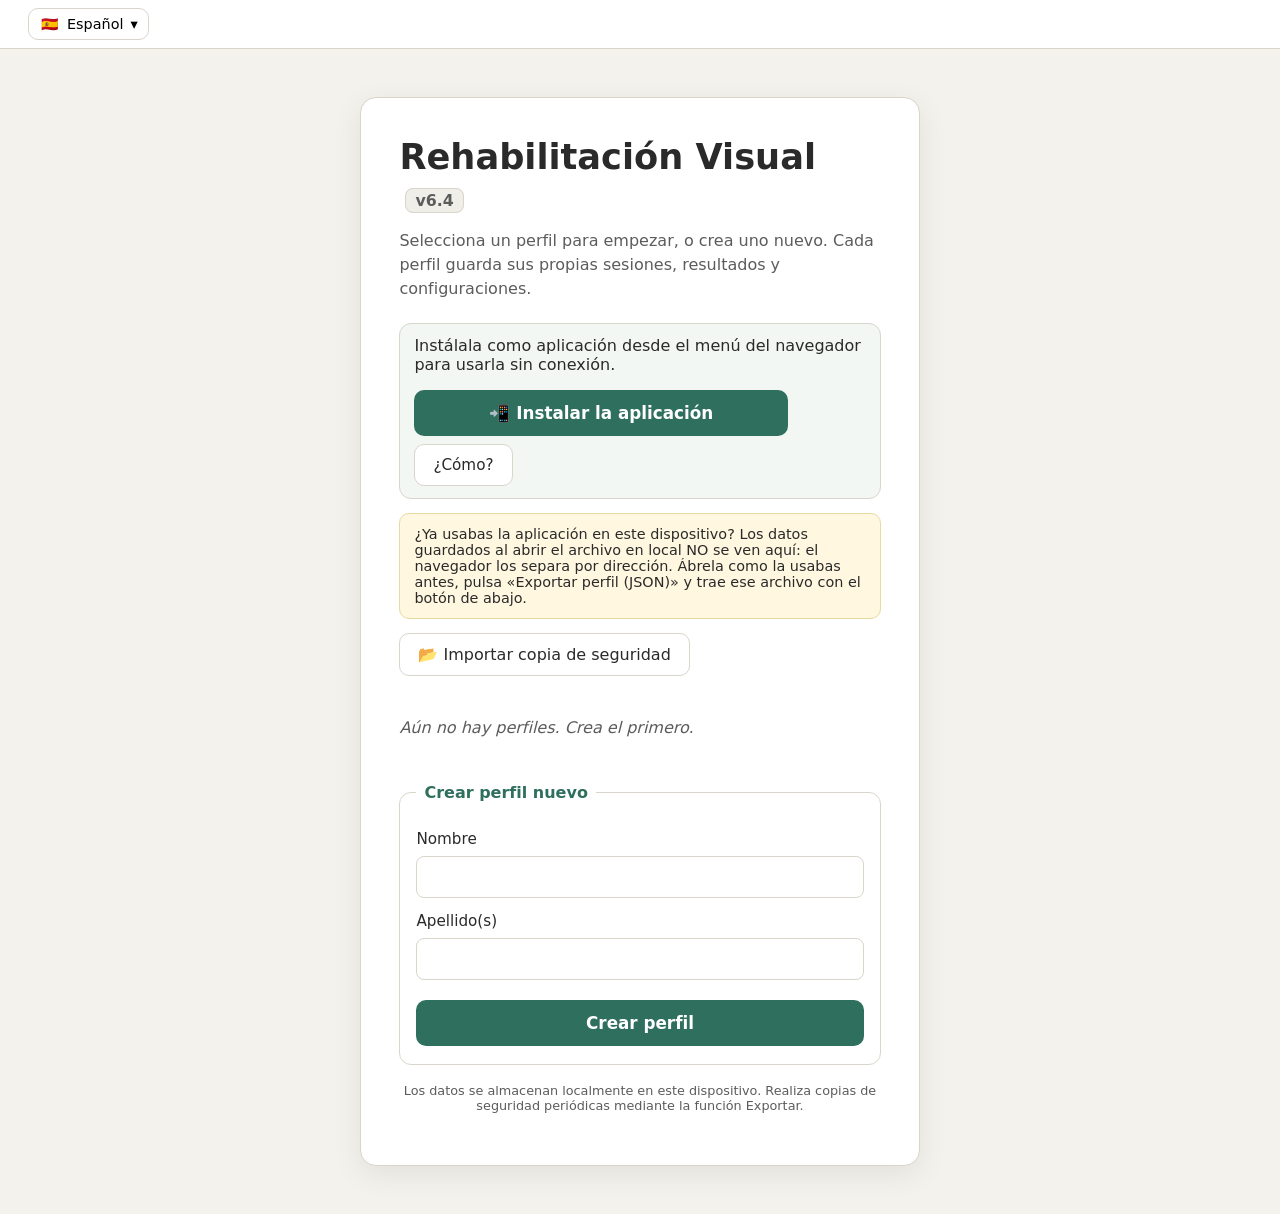
<file: index.html>
<!DOCTYPE html>
<html lang="es">
<head>
  <meta charset="UTF-8" />
  <meta name="viewport" content="width=device-width, initial-scale=1.0, maximum-scale=1.0, user-scalable=no" />
  <title>Rehabilitación Visual</title>
  <!-- Instalación como aplicación. Solo tienen efecto si la página se sirve
       desde http(s); con el archivo abierto en local se ignoran sin ruido. -->
  <link rel="manifest" href="manifest.webmanifest" />
  <meta name="theme-color" content="#0f6b53" />
  <meta name="mobile-web-app-capable" content="yes" />
  <meta name="apple-mobile-web-app-capable" content="yes" />
  <link rel="apple-touch-icon" href="icon.svg" />
  <script>
    /* Chrome dispara «beforeinstallprompt» muy pronto, a veces antes de que el
       script principal esté en marcha, y solo lo dispara UNA vez. Se guarda
       aquí para poder ofrecer el botón de instalar cuando toque; sin esto el
       navegador enseña su propio aviso una sola vez y luego deja de hacerlo. */
    window.__bip = null;
    window.addEventListener("beforeinstallprompt", function (e) {
      e.preventDefault();
      window.__bip = e;
      if (window.__onBip) window.__onBip();
    });
    /* Reportero de errores TEMPRANO: se define antes que el script principal,
       así captura incluso errores de sintaxis de ese script en navegadores
       antiguos y los muestra en pantalla (en el móvil no se ve la consola). */
    window.__showFatal = function (msg) {
      var bar = document.getElementById("err-bar");
      if (!bar) {
        bar = document.createElement("div");
        bar.id = "err-bar";
        bar.style.cssText = "position:fixed;left:0;right:0;bottom:0;z-index:99999;" +
          "background:#c0392b;color:#fff;font:13px system-ui;padding:10px 14px;white-space:pre-wrap";
        (document.body || document.documentElement).appendChild(bar);
      }
      bar.textContent = "Error: " + msg;
    };
    window.onerror = function (message, source, lineno, colno) {
      window.__showFatal(message + " [línea " + lineno + (colno ? ":" + colno : "") + "]");
      return false;
    };
    // Si el JavaScript se ejecuta, retira el aviso "JS desactivado".
    document.addEventListener("DOMContentLoaded", function () {
      var jc = document.getElementById("js-check");
      if (jc && jc.parentNode) jc.parentNode.removeChild(jc);
    });
</script>
  <style>
/* =====================================================================
   Rehabilitación Visual — estilos
   Todo se dimensiona de forma proporcional (vw/vh/%) para adaptarse a
   cualquier resolución o proporción de pantalla, sin píxeles fijos en la
   zona de ejercicio.
   ===================================================================== */

:root {
  /* Fondo claro pero suave, sin iluminación excesiva, para no fatigar la vista */
  --bg-exercise: #ece9e1;
  --bg-ui: #f4f2ec;
  --panel: #ffffff;
  --ink: #2a2a2a;
  --ink-soft: #5c5c5c;
  --accent: #2f6f5e;
  --accent-ink: #ffffff;
  --ok: #2e7d32;
  --fail: #c0392b;
  --border: #d9d5cb;
  --shadow: 0 8px 30px rgba(0, 0, 0, 0.08);
}

* { box-sizing: border-box; }

html, body {
  margin: 0;
  padding: 0;
  height: 100%;
  font-family: system-ui, -apple-system, "Segoe UI", Roboto, sans-serif;
  color: var(--ink);
  background: var(--bg-ui);
  -webkit-tap-highlight-color: transparent;
}

/* ---------- Gestión de pantallas ---------- */
.screen { display: none; min-height: 100vh; }
.screen.active { display: block; }

#screen-config, #screen-result, #screen-history, #screen-detail,
#screen-profiles, #screen-menu, #screen-b2-config, #screen-b2-result,
#screen-b2-history, #screen-b2-detail {
  display: none;
  padding: clamp(16px, 4vw, 48px);
}
#screen-config.active, #screen-result.active,
#screen-history.active, #screen-detail.active,
#screen-profiles.active, #screen-menu.active, #screen-b2-config.active,
#screen-b2-result.active, #screen-b2-history.active, #screen-b2-detail.active {
  display: flex;
  justify-content: center;
  align-items: flex-start;
}

/* ---------- Accesibilidad: foco visible con teclado ---------- */
button:focus-visible, input:focus-visible, select:focus-visible,
.profile-card:focus-visible, .history-row:focus-visible {
  outline: 3px solid var(--accent); outline-offset: 2px;
}

/* ---------- Barra superior con el usuario activo ---------- */
.topbar {
  position: sticky; top: 0; z-index: 20;
  display: flex; justify-content: space-between; align-items: center; gap: 10px;
  padding: 8px clamp(12px, 3vw, 28px);
  background: var(--panel); border-bottom: 1px solid var(--border);
  font-size: 0.92rem;
}
.topbar-actions { display: flex; gap: 8px; }
.topbar-actions .ghost { padding: 7px 12px; font-size: 0.85rem; }

/* ---------- Selector de perfiles ---------- */
.profile-list { display: flex; flex-direction: column; gap: 10px; margin-bottom: 18px; }
.profile-card {
  display: flex; justify-content: space-between; align-items: center; gap: 10px;
  border: 1px solid var(--border); border-radius: 12px; padding: 14px 16px;
  background: #fff; cursor: pointer; transition: background 0.12s;
}
.profile-card:hover { background: #f6f9f7; border-color: var(--accent); }
.profile-card .p-name { font-weight: 700; font-size: 1.05rem; }
.profile-card .p-meta { font-size: 0.78rem; color: var(--ink-soft); }
.profile-card .p-actions { display: flex; gap: 6px; }
.profile-card .p-actions button {
  border: 1px solid var(--border); background: #fff; border-radius: 8px;
  padding: 6px 10px; font-size: 0.9rem;
}
input[type="text"] {
  padding: 11px 12px; border: 1px solid var(--border); border-radius: 8px;
  font-size: 1rem; color: var(--ink); background: #fff; width: 100%;
}
.legacy-notice {
  background: #fff7e0; border: 1px solid #e8d9a0; border-radius: 10px;
  padding: 12px 14px; font-size: 0.9rem; margin-bottom: 14px;
}

/* ---------- Menú de bloques ---------- */
.block-cards { display: grid; grid-template-columns: repeat(auto-fit, minmax(260px, 1fr)); gap: 16px; }
.block-card {
  border: 1px solid var(--border); border-radius: 14px; padding: 18px;
  background: #faf9f5;
}
.block-card h2 { margin: 0 0 6px; }
.block-card h2 small { display: block; font-size: 0.6em; color: var(--accent); font-weight: 600; }
.block-card p { color: var(--ink-soft); font-size: 0.9rem; line-height: 1.45; }

/* ---------- Bloque 2: ejercicio ---------- */
.b2-stage { cursor: default; }
.b2-fixation.cross { background: transparent; border-radius: 0; box-shadow: none; }
.b2-fixation.cross::before, .b2-fixation.cross::after {
  content: ""; position: absolute; background: #111; left: 50%; top: 50%;
  box-shadow: 0 0 0 0.25vmin rgba(255,255,255,0.9);
}
.b2-fixation.cross::before { width: 16%; height: 100%; transform: translate(-50%, -50%); }
.b2-fixation.cross::after  { width: 100%; height: 16%; transform: translate(-50%, -50%); }
.b2-fixation {
  position: absolute; left: 50%; top: 50%; transform: translate(-50%, -50%);
  border-radius: 50%; background: #111; z-index: 2; pointer-events: none;
  box-shadow: 0 0 0 0.5vmin rgba(255,255,255,0.85), 0 0 0 0.8vmin rgba(0,0,0,0.55);
}
.b2-letter {
  position: absolute; transform: translate(-50%, -50%);
  font-weight: 800; color: #1c1c1c; line-height: 1;
  user-select: none; -webkit-user-select: none; cursor: pointer;
  padding: 0.2em; border-radius: 0.25em; z-index: 1;
  font-family: "Segoe UI", Verdana, system-ui, sans-serif;
}
.b2-letter.flash-ok { color: var(--ok); text-decoration: underline; }
.b2-letter.flash-fail { color: var(--fail); }
.b2-written {
  position: absolute; left: 50%; top: 7%; transform: translateX(-50%);
  font-size: clamp(1.2rem, 4vmin, 2.2rem); font-weight: 800; color: var(--accent);
  background: rgba(255,255,255,0.85); border-radius: 10px; padding: 4px 16px;
  z-index: 7; pointer-events: none; letter-spacing: 2px;
}
.b2-controls {
  position: fixed; top: 0; right: 0; z-index: 8;
  display: flex; gap: 6px; padding: 8px;
}
/* La banda del B2 es algo más fina para restar poco espacio a las letras. */
#b2-skip-frame { --frame: clamp(44px, 8vmin, 92px); }
#b2-skip-frame .skip-label { font-size: clamp(0.62rem, 1.5vw, 0.9rem); }
.b2-controls .ghost { padding: 8px 12px; font-size: 0.85rem; opacity: 0.85; }
.b2-hud { z-index: 5; }

/* Teclado en pantalla de la modalidad por voz: respuesta alternativa cuando
   el micrófono no está disponible (imprescindible en móvil, sin teclado). */
.b2-keypad {
  position: fixed; left: 0; right: 0; bottom: 0;
  /* Una sola fila que ocupa TODO el ancho: en apaisado las 27 teclas se
     reparten la pantalla y quedan lo más grandes posible. */
  display: flex; flex-wrap: nowrap; gap: 0.3vw;
  padding: 0.4vh 0.3vw calc(0.4vh + env(safe-area-inset-bottom, 0px));
  background: rgba(255,255,255,0.96);
  border-top: 2px solid var(--border);
  z-index: 6;
}
.b2-keypad button {
  flex: 1 1 0; min-width: 0;          /* reparto exacto del ancho disponible */
  padding: 0.45em 0;
  font-size: min(2.6vw, 6.5vh, 2.4rem);
  font-weight: 800; line-height: 1.1;
  border: 1px solid var(--border); border-radius: 8px;
  background: #fff; color: var(--ink); cursor: pointer;
}
.b2-keypad button:active { background: var(--accent); color: #fff; }

/* Estado del permiso de micrófono y guía para desbloquearlo */
.mic-state {
  display: flex; align-items: center; gap: 8px; font-weight: 700;
  padding: 10px 12px; border-radius: 8px; margin: 10px 0;
  border: 1px solid var(--border); background: #f4f2ec;
}
.mic-state.ok { background: #e7f4ee; border-color: var(--ok); color: var(--ok); }
.mic-state.no { background: #fdeceb; border-color: var(--fail); color: var(--fail); }
.mic-howto {
  background: #fffbe9; border: 1px solid #e2d9b0; border-radius: 8px;
  padding: 12px 14px; margin: 4px 0 10px; font-size: 0.92rem; line-height: 1.55;
}
.mic-howto ol { margin: 8px 0 0; padding-left: 22px; }
.mic-howto li { margin-bottom: 6px; }
.mic-howto b { color: var(--accent); }

/* Informe de diagnóstico del micrófono */
.mic-report {
  white-space: pre-wrap; word-break: break-word; font-size: 0.82rem;
  background: #f4f2ec; border: 1px solid var(--border); border-radius: 8px;
  padding: 10px 12px; margin: 10px 0 0; line-height: 1.5; color: var(--ink);
  max-height: 46vh; overflow: auto;
}

/* Entrenamiento de voz local */
.vt-letter {
  font-size: clamp(3.5rem, 18vmin, 9rem); font-weight: 800; line-height: 1;
  text-align: center; margin: 10px 0 4px; color: var(--ink);
}
.vt-say { text-align: center; font-size: 1.1rem; color: var(--accent); font-weight: 700; }
.vt-state {
  text-align: center; margin: 14px 0; font-size: 1.05rem; min-height: 1.6em;
  font-weight: 600;
}
.vt-state.listen { color: var(--accent); }
.vt-state.saved { color: var(--ok); }
.vt-state.warn { color: var(--fail); }
.vt-level {
  height: 14px; border-radius: 7px; background: var(--border);
  overflow: hidden; margin: 8px auto; max-width: 420px;
}
.vt-level i { display: block; height: 100%; width: 0; background: var(--accent); }
.vt-grid {
  display: flex; flex-wrap: wrap; gap: 6px; justify-content: center; margin: 14px 0;
}
.vt-grid span {
  min-width: 2.1em; padding: 4px 6px; text-align: center; border-radius: 5px;
  border: 1px solid var(--border); font-weight: 700; font-size: 0.9rem;
}
.vt-grid span.done { background: var(--ok); color: #fff; border-color: var(--ok); }
.vt-grid span.cur { outline: 3px solid var(--accent); }


/* ---------- Estadísticas por letra ---------- */
.letter-stats { overflow-x: auto; }
.letter-stats table { width: 100%; border-collapse: collapse; font-size: 0.88rem; }
.letter-stats th, .letter-stats td {
  border-bottom: 1px solid var(--border); padding: 8px 10px; text-align: center;
}
.letter-stats th { color: var(--accent); font-weight: 700; }
.letter-stats td.l { font-weight: 800; font-size: 1.05rem; }

/* ---------- Paneles de UI ---------- */
.panel {
  background: var(--panel);
  border: 1px solid var(--border);
  border-radius: 16px;
  box-shadow: var(--shadow);
  padding: clamp(20px, 3vw, 40px);
  width: 100%;
  max-width: 560px;
}
.panel.wide { max-width: 960px; }

h1 { font-size: clamp(1.6rem, 3vw, 2.2rem); margin: 0 0 0.3em; }
h2 { font-size: clamp(1.4rem, 2.5vw, 1.9rem); margin: 0 0 0.4em; }
h3 { margin: 1.4em 0 0.3em; }
.subtitle { color: var(--ink-soft); line-height: 1.5; margin: 0 0 1.4em; }
.hint-text { color: var(--ink-soft); font-size: 0.8rem; }

fieldset {
  border: 1px solid var(--border);
  border-radius: 12px;
  margin: 0 0 18px;
  padding: 14px 16px 18px;
}
legend { font-weight: 600; padding: 0 8px; color: var(--accent); }

.field { display: flex; flex-direction: column; gap: 8px; margin: 14px 0; }
.field > span { font-size: 0.95rem; }
.field-inline { display: flex; align-items: center; gap: 10px; margin: 12px 0; }

input[type="range"] { width: 100%; accent-color: var(--accent); }

/* Control de rango con DOS manecillas sobre una sola barra. Se superponen dos
   deslizadores nativos (así se conserva el teclado y la accesibilidad) y solo
   sus manecillas reciben las pulsaciones; la barra y el tramo verde se pintan
   aparte. */
.dual-range { position: relative; height: 40px; margin: 4px 0 2px; touch-action: none; }
.dr-track {
  position: absolute; left: 0; right: 0; top: 50%; transform: translateY(-50%);
  height: 10px; border-radius: 5px; background: #d9d5cb; overflow: hidden;
}
.dr-fill { position: absolute; top: 0; bottom: 0; background: var(--accent); }
.dual-range input[type="range"] {
  position: absolute; left: 0; top: 0; width: 100%; height: 40px; margin: 0;
  background: none; pointer-events: none;
  -webkit-appearance: none; appearance: none;
}
.dual-range input[type="range"]:focus { outline: none; }
.dual-range input[type="range"]:focus-visible::-webkit-slider-thumb {
  box-shadow: 0 0 0 4px rgba(15,107,83,0.35);
}
.dual-range input[type="range"]::-webkit-slider-runnable-track {
  background: none; border: none; height: 40px;
}
.dual-range input[type="range"]::-moz-range-track { background: none; border: none; height: 40px; }
.dual-range input[type="range"]::-webkit-slider-thumb {
  -webkit-appearance: none; pointer-events: auto;
  width: 28px; height: 28px; margin-top: 6px; border-radius: 50%;
  background: var(--accent); border: 3px solid #fff;
  box-shadow: 0 1px 4px rgba(0,0,0,0.35); cursor: pointer;
}
.dual-range input[type="range"]::-moz-range-thumb {
  pointer-events: auto;
  width: 28px; height: 28px; border-radius: 50%;
  background: var(--accent); border: 3px solid #fff;
  box-shadow: 0 1px 4px rgba(0,0,0,0.35); cursor: pointer;
}

/* Selector del centro de dispersión: una maqueta de la pantalla apaisada con
   las nueve posiciones posibles. Es solo un mando de configuración; durante el
   ejercicio ese centro no se dibuja en ninguna parte. */
/* El ancho máximo va en el envoltorio: el relleno en % del rectángulo se mide
   contra el bloque contenedor, no contra el propio elemento, y solo así sale
   la proporción 16:9 exacta. */
.origin-pick { margin: 6px 0 2px; max-width: 340px; }
.op-screen {
  position: relative; width: 100%;
  padding-bottom: 56.25%;            /* 16:9, la pantalla en horizontal */
  /* el borde va por dentro: un border real restaría de la caja de relleno y
     dejaría de ser 16:9 exacto, con el anillo de vista previa ovalado */
  box-shadow: inset 0 0 0 2px var(--border); border-radius: 10px;
  background: #f7f6f2; overflow: hidden;
}
.op-guide { position: absolute; background: var(--border); }
.op-gv { left: 50%; top: 0; bottom: 0; width: 1px; }
.op-gh { top: 50%; left: 0; right: 0; height: 1px; }
.op-cell {
  position: absolute; width: 33.333%; height: 33.333%;
  transform: translate(-50%, -50%);
  padding: 0; margin: 0; border: none; background: none;
  cursor: pointer; border-radius: 8px; -webkit-tap-highlight-color: transparent;
}
.op-cell::before {                     /* la marca visible de cada posición */
  content: ""; position: absolute; left: 50%; top: 50%;
  width: 12px; height: 12px; margin: -6px 0 0 -6px;
  border-radius: 50%; background: #fff;
  border: 2px solid #b9b4a7; transition: none;
}
.op-cell:hover::before { border-color: var(--accent); }
.op-cell:focus-visible { outline: 2px solid var(--accent); outline-offset: -2px; }
/* Vista previa del anillo elegido, dibujada alrededor del centro activo. Solo
   informa: no recibe pulsaciones y queda recortada por la maqueta. */
.op-ring { position: absolute; border-radius: 50%; transform: translate(-50%, -50%); pointer-events: none; }
/* Aviso de instalación en el menú */
.install-box {
  display: flex; flex-wrap: wrap; align-items: center; gap: 10px;
  justify-content: space-between;
  background: #f2f7f4; border: 1px solid var(--border); border-radius: 12px;
  padding: 12px 14px; margin-bottom: 14px;
}
.install-box .install-acts { display: flex; gap: 8px; flex-wrap: wrap; }
.install-box button { font-size: 0.95rem; }
.install-help { margin: -8px 0 14px; }
.install-help b { color: var(--ink); }
.install-link {
  display: block; width: -moz-fit-content; width: fit-content;
  margin-top: 8px; padding: 10px 14px;
  background: var(--accent); color: #fff; border-radius: 8px;
  text-decoration: none; font-weight: 600;
}
.install-diag {
  display: block; margin-top: 8px; font-size: 0.72rem;
  color: var(--ink-soft); opacity: 0.8; word-break: break-all;
}

/* La maqueta muestra solo el anillo elegido. El margen del borde y el hueco
   de la figura de fijación son ya del tamaño mínimo imprescindible (un radio
   de estímulo, un radio de figura central): dibujarlos solo añadía ruido. */
.op-cell[aria-checked="true"]::before {
  width: 18px; height: 18px; margin: -9px 0 0 -9px;
  background: var(--accent); border-color: #fff;
  box-shadow: 0 1px 4px rgba(0,0,0,0.35);
}
select {
  padding: 10px 12px; border-radius: 8px; border: 1px solid var(--border);
  background: #fff; font-size: 1rem; color: var(--ink);
}
output { font-weight: 600; color: var(--accent); }
kbd {
  background: #efeee9; border: 1px solid var(--border); border-bottom-width: 2px;
  border-radius: 6px; padding: 1px 7px; font-size: 0.85em; font-family: inherit;
}

/* Insignia de versión */
.ver {
  font-size: 0.45em; font-weight: 700; color: var(--ink-soft);
  background: #efeee9; border: 1px solid var(--border); border-radius: 8px;
  padding: 2px 9px; vertical-align: middle; margin-left: 6px; white-space: nowrap;
}

/* Cuenta atrás antes del primer estímulo (da tiempo a fijar la mirada).
   Insignia oscura con número blanco: contrasta con el fondo claro y no se
   confunde con los elementos del ejercicio (cruz/estímulos/letras). */
.countdown {
  position: absolute; left: 50%; top: 24%;
  transform: translate(-50%, -50%);
  width: clamp(84px, 20vmin, 150px); height: clamp(84px, 20vmin, 150px);
  display: flex; align-items: center; justify-content: center;
  border-radius: 50%;
  background: rgba(20, 24, 40, 0.85);
  border: 0.6vmin solid #fff;
  box-shadow: 0 4px 24px rgba(0, 0, 0, 0.35);
  font-size: clamp(2.6rem, 11vmin, 5.5rem); font-weight: 800;
  color: #fff; z-index: 5; pointer-events: none;
}

/* Selector de idioma (botón + panel con buscador) */
.topbar-left { display: flex; align-items: center; gap: 12px; }
.lang-sel { position: relative; }
.lang-btn {
  display: inline-flex; align-items: center; gap: 7px;
  border: 1px solid var(--border); background: #fff; border-radius: 10px;
  padding: 7px 10px; font-size: 0.9rem;
}
.flag { width: 21px; height: 14px; display: inline-flex; align-items: center;
  justify-content: center; font-size: 14px; line-height: 1; }
.flag img { width: 21px; height: 14px; border-radius: 2px; display: block;
  border: 0.5px solid rgba(0,0,0,0.15); }
.lang-panel {
  position: absolute; top: calc(100% + 6px); left: 0; z-index: 50;
  width: min(320px, 86vw); max-height: min(430px, 70vh);
  background: #fff; border: 1px solid var(--border); border-radius: 12px;
  box-shadow: var(--shadow); display: flex; flex-direction: column; overflow: hidden;
}
.lang-search {
  margin: 8px; padding: 9px 12px; border: 1px solid var(--border);
  border-radius: 8px; font-size: 0.95rem;
}
.lang-list { overflow-y: auto; padding: 0 6px 8px; }
.lang-item {
  display: flex; align-items: center; gap: 10px; width: 100%;
  padding: 9px 10px; border: none; background: none; border-radius: 8px;
  font-size: 0.95rem; text-align: left; cursor: pointer;
}
.lang-item:hover, .lang-item.sel { background: #eef5f2; }
.lang-item .li-partial { margin-left: auto; font-size: 0.7rem; color: var(--ink-soft); }

/* Controles de pausa del Bloque 1 (mismos que B2) */
.b1-controls {
  position: fixed; top: 0; right: 0; z-index: 8;
  display: flex; gap: 6px; padding: 8px;
}
.b1-controls .ghost { padding: 8px 12px; font-size: 0.85rem; opacity: 0.85; }

/* Panel de distancia recomendada */
.dist-reco {
  background: linear-gradient(135deg, #eef5f2, #f7faf8);
  border: 1px solid #cfe3db; border-radius: 12px;
  padding: 14px 16px; margin-bottom: 14px;
}
.dist-reco .big {
  font-size: clamp(1.2rem, 3vw, 1.6rem); font-weight: 800; color: var(--accent);
  display: flex; align-items: center; gap: 8px;
}
.dist-reco .fov { margin-top: 4px; font-size: 0.92rem; color: var(--ink); }
.dist-reco .why { margin-top: 6px; font-size: 0.82rem; color: var(--ink-soft); line-height: 1.45; }

/* Selectores de color */
.color-grid {
  display: grid; grid-template-columns: repeat(auto-fit, minmax(120px, 1fr)); gap: 12px;
}
.color-field {
  display: flex; flex-direction: column; align-items: center; gap: 6px;
  font-size: 0.82rem; text-align: center; color: var(--ink-soft);
}
.color-field input[type="color"] {
  width: 100%; height: 42px; border: 1px solid var(--border); border-radius: 8px;
  background: #fff; cursor: pointer; padding: 2px;
}

/* ---------- Botones ---------- */
button { font: inherit; cursor: pointer; border-radius: 10px; }
button.primary {
  background: var(--accent); color: var(--accent-ink); border: none;
  padding: 13px 22px; font-size: 1.05rem; font-weight: 600; width: 100%;
  margin-top: 6px;
}
button.primary:hover { filter: brightness(1.06); }
button.ghost {
  background: #fff; border: 1px solid var(--border); padding: 11px 18px; color: var(--ink);
}
button.ghost:hover { background: #faf9f5; }
button.ghost.danger { color: var(--fail); border-color: #e6c3bd; }
button.link {
  background: none; border: none; color: var(--accent); text-decoration: underline;
  padding: 12px 0 0; width: 100%; font-size: 0.98rem;
}

/* ---------- Zona de ejercicio ---------- */
.stage {
  position: relative;
  width: 100vw;
  height: 100vh;
  background: var(--bg-exercise);
  overflow: hidden;
  touch-action: none;              /* evita scroll/zoom al tocar */
  cursor: none;                    /* ocultamos el cursor del SO: dibujamos el nuestro */
}

/* Figura central: cruz construida con pseudo-elementos; color por variable */
.fixation {
  position: absolute;
  left: 50%; top: 50%;
  transform: translate(-50%, -50%);
  pointer-events: none;
  z-index: 2;
}
.fixation.cross::before,
.fixation.cross::after {
  content: ""; position: absolute; background: var(--fix-color, #000); left: 50%; top: 50%;
}
.fixation.cross::before { width: 14%; height: 100%; transform: translate(-50%, -50%); }
.fixation.cross::after  { width: 100%; height: 14%; transform: translate(-50%, -50%); }
.fixation.dot { background: var(--fix-color, #000); border-radius: 50%; }

/* Estímulos periféricos (persisten hasta el final) */
.stimulus {
  position: absolute;
  transform: translate(-50%, -50%);
  /* por encima de la franja «No la veo» (z-index 2): desde la v6.2 los
     estímulos pueden caer ahí, y no deben quedar velados por ella */
  z-index: 3;
  pointer-events: none;
  display: flex; align-items: center; justify-content: center;
}
.stimulus.circle { background: var(--stim-color, #d62828); border-radius: 50%; }
.stimulus.x { color: var(--stim-color, #d62828); font-weight: 700; line-height: 1; }

/* Gomets colocados por el usuario (persisten, opacos) */
.gomet {
  position: absolute;
  transform: translate(-50%, -50%);
  border-radius: 50%;
  background: var(--gomet-color, #1f6feb);
  z-index: 3;
  pointer-events: none;
}

/* Cursor: aro semitransparente que sigue al puntero (solo modo PC) */
.cursor-ring {
  position: absolute;
  transform: translate(-50%, -50%);
  border-radius: 50%;
  border: 0.35vmin solid var(--cursor-color, #ff8c00);
  background: color-mix(in srgb, var(--cursor-color, #ff8c00) 22%, transparent);
  z-index: 4;
  pointer-events: none;
  left: -100px; top: -100px;
}

/* Franja "No la veo": un único marco alrededor de TODO el borde de la pantalla.
   Aparece tras un tiempo y se activa con doble clic / doble toque en cualquier
   punto de la franja. El centro queda libre para marcar si se percibe la X. */
.skip-frame {
  position: fixed; inset: 0; z-index: 2; pointer-events: none;
  --frame: clamp(58px, 12vmin, 128px);
  animation: skip-in 0.28s ease;
}
.skip-edge {
  position: fixed; pointer-events: none;   /* solo visual: el toque lo gestiona el ejercicio */
  color: var(--accent);
  display: flex; align-items: center; justify-content: center;
  background: rgba(255, 255, 255, 0.48);   /* translúcida clara: no oculta los estímulos */
  box-shadow: inset 0 0 0 2px rgba(47, 111, 94, 0.45);
  animation: skip-glow 1.8s ease-in-out infinite;
}
.skip-edge.top    { top: 0;    left: 0; right: 0; height: var(--frame); }
.skip-edge.bottom { bottom: 0; left: 0; right: 0; height: var(--frame); }
.skip-edge.left   { left: 0;  top: var(--frame); bottom: var(--frame); width: var(--frame); }
.skip-edge.right  { right: 0; top: var(--frame); bottom: var(--frame); width: var(--frame); }

.skip-label {
  display: flex; align-items: center; gap: 10px;
  font-weight: 800; letter-spacing: 0.6px; text-transform: uppercase;
  font-size: clamp(0.72rem, 1.8vw, 0.98rem);
  text-shadow: 0 1px 2px rgba(255, 255, 255, 0.8);
}
.skip-ico {
  display: inline-flex; align-items: center; justify-content: center;
  width: 1.7em; height: 1.7em; border-radius: 50%;
  background: rgba(47, 111, 94, 0.12);
  border: 1.5px solid rgba(47, 111, 94, 0.6);
  font-size: 1.05em; font-weight: 700;
}
/* En los laterales el texto se escribe en vertical */
.skip-edge.left .skip-label,
.skip-edge.right .skip-label { writing-mode: vertical-rl; }
.skip-edge.left .skip-label { transform: rotate(180deg); }

@keyframes skip-in { from { opacity: 0; } to { opacity: 1; } }
@keyframes skip-glow {
  0%, 100% { filter: brightness(1); }
  50%      { filter: brightness(1.12); }
}

/* HUD del ejercicio */
.hud {
  position: fixed; left: 0; bottom: 0; width: 100%;
  display: flex; justify-content: space-between; align-items: center;
  padding: 10px clamp(12px, 3vw, 28px);
  font-size: 0.85rem; color: var(--ink-soft);
  background: linear-gradient(to top, rgba(236,233,225,0.95), rgba(236,233,225,0));
  pointer-events: none;
  z-index: 5;
}
#hud-progress { font-weight: 700; color: var(--ink); }

/* Aviso para girar a horizontal antes de empezar (móvil/táctil en vertical) */
.rotate-gate {
  position: fixed; inset: 0; z-index: 8;
  display: flex; align-items: center; justify-content: center;
  background: var(--bg-ui); padding: 24px;
}
.rotate-card {
  background: var(--panel); border: 1px solid var(--border); border-radius: 16px;
  box-shadow: var(--shadow); padding: 28px 24px; max-width: 420px; text-align: center;
}
.rotate-ico {
  font-size: 3rem; color: var(--accent); line-height: 1;
  animation: rotate-spin 2.4s ease-in-out infinite;
}
@keyframes rotate-spin { 0%,70%,100% { transform: rotate(0); } 85% { transform: rotate(90deg); } }
.rotate-card h2 { margin: 12px 0 6px; }
.rotate-card p { color: var(--ink-soft); line-height: 1.5; margin: 0 0 18px; }
.rotate-actions { display: flex; gap: 10px; justify-content: center; flex-wrap: wrap; }

.cam-preview {
  position: fixed; right: 14px; top: 14px;
  width: clamp(120px, 18vw, 220px); aspect-ratio: 4/3;
  border-radius: 10px; border: 2px solid #fff; box-shadow: var(--shadow);
  object-fit: cover; z-index: 7; background: #000;
}
.hidden { display: none !important; }

/* ---------- Dashboard (resultado y detalle) ---------- */
.dash-stats {
  display: grid; grid-template-columns: repeat(auto-fit, minmax(120px, 1fr));
  gap: 12px; margin-bottom: 18px;
}
.stat-card {
  background: #faf9f5; border: 1px solid var(--border); border-radius: 12px;
  padding: 14px 16px; text-align: center;
}
.stat-card .num { font-size: 1.5rem; font-weight: 700; color: var(--accent); }
.stat-card .lbl { font-size: 0.78rem; color: var(--ink-soft); }
/* Aciertos sobre presentados de cada hemicampo: sin este dato un 0 % sacado
   de dos estímulos se lee como un campo entero perdido. */
.stat-card .stat-sub { font-size: 0.72rem; color: var(--ink-soft); opacity: 0.85; margin-top: 2px; }

.dash-map {
  position: relative; width: 100%; aspect-ratio: 16 / 9;
  border: 1px solid var(--border); border-radius: 12px; overflow: hidden;
  margin-bottom: 8px;
}
.dash-map svg { position: absolute; inset: 0; width: 100%; height: 100%; }
/* Contorno del área de aparición que se configuró para esa sesión. */
.map-area { fill: none; stroke: var(--accent); stroke-width: 0.4; stroke-dasharray: 2 1.6; opacity: 0.75; }
.swatch-area {
  background: none; border: 2px dashed var(--accent); border-radius: 50%;
  width: 12px; height: 12px;
}
.dash-map .map-center {
  position: absolute; left: 50%; top: 50%; transform: translate(-50%,-50%);
  width: 3%; aspect-ratio: 1; pointer-events: none; z-index: 3;
}
.dash-map .map-center.cross::before, .dash-map .map-center.cross::after {
  content:""; position:absolute; background: var(--fix-color,#000); left:50%; top:50%;
}
.dash-map .map-center.cross::before { width:16%; height:100%; transform:translate(-50%,-50%); }
.dash-map .map-center.cross::after  { width:100%; height:16%; transform:translate(-50%,-50%); }
.dash-map .map-center.dot { border-radius:50%; background: var(--fix-color,#000); }

.map-stim, .map-gomet {
  position: absolute; transform: translate(-50%,-50%);
  display:flex; align-items:center; justify-content:center;
  font-size: clamp(0.55rem, 1.3vw, 0.85rem); font-weight: 700;
}
.map-stim { z-index: 2; }
.map-stim.x { color: var(--stim-color,#d62828); }
.map-stim.circle { width: 2.6%; aspect-ratio:1; border-radius:50%; background: var(--stim-color,#d62828); }
.map-gomet {
  z-index: 4; width: 3.4%; aspect-ratio:1; border-radius:50%;
  background: color-mix(in srgb, var(--gomet-color,#1f6feb) 80%, transparent);
  border: 1.5px solid #fff; cursor: pointer; color:#fff;
}
.map-line { stroke-width: 0.5; fill: none; }
.map-line.ok { stroke: var(--ok); }
.map-line.fail { stroke: var(--fail); }
.legend { display:flex; flex-wrap:wrap; gap:14px; font-size:0.82rem; color:var(--ink-soft); margin:6px 0 18px; }
.legend span { display:inline-flex; align-items:center; gap:6px; }
.swatch { width:12px; height:12px; border-radius:3px; display:inline-block; }

.review-actions { display: flex; flex-wrap: wrap; gap: 10px; margin-top: 8px; }
.review-actions .primary { width: auto; flex: 1 1 180px; }

/* ---------- Historial ---------- */
.history-summary {
  display: grid; grid-template-columns: repeat(auto-fit, minmax(130px, 1fr));
  gap: 12px; margin-bottom: 18px;
}
.chart-wrap { width: 100%; overflow-x: auto; }
#evolution-chart { width: 100%; height: auto; max-width: 100%; }

.error-heatmap {
  position: relative; width: 100%; aspect-ratio: 16 / 9;
  border: 1px solid var(--border); border-radius: 12px; overflow: hidden;
  background: #faf9f5; display: grid;
}
.heat-cell { border: 0.5px solid rgba(0,0,0,0.04); }

/* Selector de mapa (acumulado / sesión) */
.heat-toggle { display: flex; flex-wrap: wrap; gap: 8px; margin: 8px 0 10px; }
.seg {
  border: 1px solid var(--border); background: #fff; color: var(--ink);
  padding: 8px 14px; border-radius: 8px; font-size: 0.9rem; font-weight: 600;
}
.seg.active { background: var(--accent); color: #fff; border-color: var(--accent); }
.heatmap-pair { display: grid; grid-template-columns: 1fr 1fr; gap: 14px; }
.heatmap-cap { font-size: 0.85rem; color: var(--ink-soft); font-weight: 600; margin-bottom: 6px; }
@media (max-width: 560px) { .heatmap-pair { grid-template-columns: 1fr; } }

.history-list { margin-top: 8px; }
.history-row {
  display: flex; justify-content: space-between; align-items: center; gap: 12px;
  padding: 12px 12px; border: 1px solid var(--border); border-radius: 10px;
  margin-bottom: 8px; font-size: 0.92rem; cursor: pointer; background:#fff;
  transition: background 0.12s;
}
.history-row:hover { background: #f6f9f7; border-color: var(--accent); }
.history-row .pct { font-weight: 700; }
.history-row .go { color: var(--accent); font-size: 0.85rem; }
.history-row .row-del {
  border: 1px solid #e6c3bd; background: #fff; color: var(--fail);
  border-radius: 8px; padding: 6px 10px; font-size: 0.9rem; line-height: 1;
}
.history-row .row-del:hover { background: #fbecea; }
.empty { color: var(--ink-soft); font-style: italic; padding: 12px 0; }

</style>
</head>
<body>
  <!-- Aviso que solo permanece visible si el navegador NO ejecuta JavaScript
       (p. ej. al abrir el archivo con un visor en lugar de con Chrome). -->
  <div id="js-check" style="position:fixed;left:0;right:0;top:0;z-index:99999;background:#b8860b;color:#fff;font:14px system-ui;padding:12px 16px;">
    ⚠ Este visor no está ejecutando JavaScript. Abre el archivo <b>index.html</b> con <b>Google Chrome</b> (Menú ⋮ → “Abrir con” → Chrome).
  </div>

  <!-- ===================== BARRA SUPERIOR (usuario activo) ===================== -->
  <header id="topbar" class="topbar hidden">
    <span class="topbar-left">
      <span id="lang-sel" class="lang-sel">
        <button type="button" id="lang-btn" class="lang-btn" aria-haspopup="listbox">
          <span id="lang-cur-flag" class="flag"></span>
          <span id="lang-cur-name">Español</span> ▾
        </button>
        <div id="lang-panel" class="lang-panel hidden" role="listbox">
          <input type="text" id="lang-search" class="lang-search" data-i18n-ph="lang.search" placeholder="Buscar idioma…" autocomplete="off" />
          <div id="lang-list" class="lang-list"></div>
        </div>
      </span>
      <span class="topbar-user" id="topbar-user">👤 <b id="topbar-name">—</b></span>
    </span>
    <span class="topbar-actions" id="topbar-actions">
      <button type="button" id="topbar-menu" class="ghost" data-i18n="nav.menu">Menú</button>
      <button type="button" id="topbar-switch" class="ghost" data-i18n="nav.switch">Cambiar de usuario</button>
    </span>
  </header>

  <!-- ===================== PANTALLA: SELECTOR DE PERFILES ===================== -->
  <section id="screen-profiles" class="screen active">
    <div class="panel">
      <h1>Rehabilitación Visual <span class="ver">v6.4</span></h1>
      <p class="subtitle">Selecciona un perfil para empezar, o crea uno nuevo.
        Cada perfil guarda sus propias sesiones, resultados y configuraciones.</p>
      <!-- Instalación en el dispositivo (también aquí: es lo primero que se
           ve al abrir, y sin perfil creado no se llega al menú). -->
      <div class="install-box hidden">
        <span class="install-text"></span>
        <span class="install-acts">
          <button type="button" class="install-btn primary">📲 Instalar la aplicación</button>
          <button type="button" class="install-how ghost">¿Cómo?</button>
        </span>
      </div>
      <div class="install-help hint-text hidden"></div>

      <div id="legacy-notice" class="legacy-notice hidden"></div>
      <div id="restore-box" class="legacy-notice hidden"></div>
      <div class="review-actions" style="margin-bottom:14px">
        <button type="button" id="pf-import" class="ghost">📂 Importar copia de seguridad</button>
      </div>
      <div id="profile-list" class="profile-list"></div>
      <fieldset>
        <legend>Crear perfil nuevo</legend>
        <form id="profile-form">
          <label class="field"><span>Nombre</span>
            <input type="text" id="pf-first" required maxlength="40" autocomplete="off" /></label>
          <label class="field"><span>Apellido(s)</span>
            <input type="text" id="pf-last" required maxlength="60" autocomplete="off" /></label>
          <button type="submit" class="primary">Crear perfil</button>
        </form>
      </fieldset>
      <p class="hint-text" style="text-align:center">Los datos se almacenan localmente en este
        dispositivo. Realiza copias de seguridad periódicas mediante la función Exportar.</p>
    </div>
  </section>

  <!-- ===================== PANTALLA: MENÚ DE BLOQUES ===================== -->
  <section id="screen-menu" class="screen">
    <div class="panel wide">
      <h1>Menú de ejercicios</h1>
      <p class="subtitle" id="menu-greeting"></p>

      <!-- Instalación en el dispositivo. El navegador solo ofrece su propio
           aviso una vez; con este botón se puede pedir siempre que se quiera. -->
      <div class="install-box hidden">
        <span class="install-text"></span>
        <span class="install-acts">
          <button type="button" class="install-btn primary">📲 Instalar la aplicación</button>
          <button type="button" class="install-how ghost">¿Cómo?</button>
        </span>
      </div>
      <div class="install-help hint-text hidden"></div>

      <div id="menu-overview" class="history-summary"></div>
      <div class="block-cards">
        <div class="block-card">
          <h2>Bloque 1 <small>Estímulos y gomets</small></h2>
          <p>Fija la mirada en la figura central y marca los estímulos periféricos
             (X o puntos) con clic o toque.</p>
          <div class="review-actions">
            <button type="button" id="menu-b1-start" class="primary">Configurar y comenzar</button>
            <button type="button" id="menu-b1-history" class="ghost">Historial</button>
          </div>
        </div>
        <div class="block-card">
          <h2>Bloque 2 <small>Letras</small></h2>
          <p>Mantén la mirada en el punto central y localiza letras por la pantalla:
             búsqueda de letras o formación de palabras, con instrucción por voz.</p>
          <div class="review-actions">
            <button type="button" id="menu-b2-start" class="primary">Configurar y comenzar</button>
            <button type="button" id="menu-b2-history" class="ghost">Historial</button>
          </div>
        </div>
      </div>
      <div class="review-actions" style="margin-top:18px">
        <button type="button" id="menu-export" class="ghost">Exportar perfil (JSON)</button>
        <button type="button" id="menu-import" class="ghost">Importar copia</button>
        <button type="button" id="menu-switch" class="ghost">Cambiar de usuario</button>
      </div>
      <p class="hint-text" style="text-align:center;margin-top:14px">Los datos se almacenan
        localmente en este dispositivo. Estos ejercicios no constituyen un diagnóstico clínico.</p>
    </div>
  </section>

  <!-- ===================== PANTALLA: CONFIGURACIÓN (BLOQUE 1) ===================== -->
  <section id="screen-config" class="screen">
    <div class="panel">
      <h1>Bloque 1 <span class="ver">Estímulos y gomets</span></h1>
      <p class="subtitle">
        Fija la mirada en la figura central. Cuando percibas un estímulo en la
        periferia, márcalo: en PC con un <strong>clic</strong> y en pantallas
        táctiles <strong>tocando</strong> el lugar. Aparecerá un círculo (gomet
        digital) y pasarás al siguiente estímulo.
      </p>

      <form id="config-form">
        <fieldset>
          <legend>Distancia de uso recomendada</legend>
          <div id="dist-reco" class="dist-reco"></div>
          <label class="field">
            <span>Diagonal real de tu pantalla: <output id="out-screen-diag">—</output> ″</span>
            <input type="range" id="cfg-screen-diag" min="3" max="32" step="0.1" value="6.5" />
            <small class="hint-text">Detectada de forma aproximada. <b>Ajústala</b> al tamaño real de tu pantalla (en pulgadas) para que la recomendación sea precisa.</small>
          </label>
        </fieldset>

        <fieldset>
          <legend>Estímulos</legend>

          <label class="field">
            <span>Número de estímulos: <output id="out-count">15</output></span>
            <input type="range" id="cfg-count" min="1" max="60" value="15" />
          </label>

          <label class="field">
            <span>Forma del estímulo</span>
            <select id="cfg-stim-shape">
              <option value="x">Equis (✕)</option>
              <option value="circle">Círculo de control</option>
            </select>
          </label>

          <label class="field">
            <span>Tamaño del estímulo: <output id="out-stim-size">4.0</output>%</span>
            <input type="range" id="cfg-stim-size" min="1" max="12" step="0.5" value="4" />
          </label>

          <div class="field" id="cfg-origin-field">
            <span>Centro de dispersión</span>
            <div class="origin-pick">
              <div class="op-screen" id="cfg-origin" role="radiogroup"
                   aria-label="Centro de dispersión de los estímulos">
                <i class="op-guide op-gv"></i><i class="op-guide op-gh"></i>
                <i class="op-ring" id="cfg-origin-ring"></i>
              </div>
            </div>
            <small class="hint-text" id="cfg-origin-hint">Punto desde el que se reparten los
              estímulos: el centro de la pantalla, el de cada cuadrante o el punto medio entre
              cuadrantes. <b>No se dibuja durante el ejercicio</b>; la figura de fijación sigue
              en el centro de la pantalla. Los estímulos ocupan toda la pantalla.</small>
          </div>

          <div class="field" id="cfg-rad-field">
            <span>Área de aparición: <output id="out-rad-range">0 – 100</output>%</span>
            <div class="dual-range" id="cfg-rad-range">
              <div class="dr-track"><i class="dr-fill" id="cfg-rad-fill"></i></div>
              <input type="range" id="cfg-rad-min" min="0" max="100" step="1" value="0"
                     aria-label="Inicio del anillo, desde el centro" />
              <input type="range" id="cfg-rad-max" min="0" max="100" step="1" value="100"
                     aria-label="Fin del anillo, hacia la periferia" />
            </div>
            <small class="hint-text" id="cfg-rad-hint">Anillo de trabajo medido desde el centro de
              dispersión elegido: <b>0 %</b> es ese centro y <b>100 %</b> el punto más lejano de la
              pantalla. Los estímulos aparecen solo dentro del tramo verde. Separación mínima entre
              las dos marcas: 5 %.</small>
          </div>
        </fieldset>

        <fieldset>
          <legend>Figura central (punto de fijación)</legend>

          <label class="field">
            <span>Forma central</span>
            <select id="cfg-center-shape">
              <option value="cross">Cruz</option>
              <option value="dot">Punto</option>
            </select>
          </label>

          <label class="field">
            <span>Tamaño de la figura central: <output id="out-center-size">5.0</output>%</span>
            <input type="range" id="cfg-center-size" min="1" max="15" step="0.5" value="5" />
          </label>
        </fieldset>

        <fieldset>
          <legend>Colores</legend>
          <div class="color-grid">
            <label class="color-field">
              <input type="color" id="cfg-color-center" value="#000000" />
              <span>Figura central</span>
            </label>
            <label class="color-field">
              <input type="color" id="cfg-color-stim" value="#d62828" />
              <span>Estímulo (X/círculo)</span>
            </label>
            <label class="color-field">
              <input type="color" id="cfg-color-gomet" value="#1f6feb" />
              <span>Gomet (tu marca)</span>
            </label>
            <label class="color-field">
              <input type="color" id="cfg-color-cursor" value="#ff8c00" />
              <span>Cursor</span>
            </label>
          </div>
        </fieldset>

        <fieldset>
          <legend>Interacción y marcado</legend>

          <label class="field">
            <span>Modo de interacción</span>
            <select id="cfg-mode">
              <option value="auto">Automático (detectar dispositivo)</option>
              <option value="pc">PC / ratón (cursor + clic)</option>
              <option value="touch">Táctil (tocar con el dedo)</option>
            </select>
          </label>

          <label class="field">
            <span>Exigencia de precisión: <output id="out-tolerance">Normal</output></span>
            <input type="range" id="cfg-tolerance" min="0.5" max="2.5" step="0.1" value="1.0" />
            <small class="hint-text">A mayor exigencia, menos margen entre tu marca y el estímulo para contar como acierto.</small>
          </label>

          <label class="field">
            <span>Tiempo de visualización tras marcar: <output id="out-view-time">1.5</output> s</span>
            <input type="range" id="cfg-view-time" min="0.3" max="5" step="0.1" value="1.5" />
            <small class="hint-text">Tras tu marca, la X y tu gomet siguen visibles este tiempo (para ver el resultado y retirar la mano) y luego desaparecen para dar paso a la siguiente.</small>
          </label>

          <label class="field">
            <span>Aparición aleatoria del estímulo: hasta <output id="out-isi">1.0</output> s</span>
            <input type="range" id="cfg-isi" min="0" max="3" step="0.1" value="1.0" />
            <small class="hint-text">El siguiente estímulo tarda un tiempo aleatorio en aparecer (0,3 – máx.), para evitar respuestas rítmicas por anticipación. 0 = aparición inmediata.</small>
          </label>

          <label class="field">
            <span>Mostrar franja “No la veo” tras: <output id="out-skip-delay">4</output> s</span>
            <input type="range" id="cfg-skip-delay" min="1" max="15" step="1" value="4" />
            <small class="hint-text">Aparece una franja alrededor de todo el borde de la pantalla; se activa con doble clic / doble toque en cualquier punto de ella.</small>
          </label>
        </fieldset>

        <fieldset>
          <legend>Opciones</legend>
          <label class="field-inline">
            <input type="checkbox" id="cfg-sound" checked />
            <span>Señal acústica de feedback (acierto / fallo)</span>
          </label>
          <label class="field-inline">
            <input type="checkbox" id="cfg-vibrate" checked />
            <span>Vibración de feedback (en móviles compatibles)</span>
          </label>
          <label class="field-inline">
            <input type="checkbox" id="cfg-adaptive" checked />
            <span>Adaptativo: reforzar zonas con más fallos</span>
          </label>
          <label class="field-inline">
            <input type="checkbox" id="cfg-camera" />
            <span>Supervisión por cámara (vista previa)</span>
          </label>
        </fieldset>

        <button type="submit" class="primary">Comenzar sesión</button>
      </form>

      <button type="button" id="btn-history" class="link">Ver historial y evolución</button>
      <button type="button" id="btn-b1-menu" class="link">Volver al menú</button>
    </div>
  </section>

  <!-- ===================== PANTALLA: EJERCICIO ===================== -->
  <section id="screen-exercise" class="screen">
    <div id="stage" class="stage">
      <!-- figura central, estímulos y gomets se inyectan aquí -->
      <div id="cursor-ring" class="cursor-ring hidden"></div>
      <div id="countdown" class="countdown hidden"></div>
    </div>
    <div id="skip-frame" class="skip-frame hidden" aria-label="No la veo">
      <div class="skip-edge top"><span class="skip-label"><span class="skip-ico">⊘</span>No la veo · doble toque</span></div>
      <div class="skip-edge bottom"><span class="skip-label"><span class="skip-ico">⊘</span>No la veo · doble toque</span></div>
      <div class="skip-edge left"><span class="skip-label"><span class="skip-ico">⊘</span>No la veo · doble toque</span></div>
      <div class="skip-edge right"><span class="skip-label"><span class="skip-ico">⊘</span>No la veo · doble toque</span></div>
    </div>
    <div class="b1-controls">
      <button type="button" id="b1-pause-btn" class="ghost">⏸ <span data-i18n="ex.pause">Pausa</span></button>
      <button type="button" id="b1-finish-btn" class="ghost danger">✕ <span data-i18n="ex.finish">Finalizar</span></button>
    </div>
    <div id="b1-pause-overlay" class="rotate-gate hidden">
      <div class="rotate-card">
        <div class="rotate-ico">⏸</div>
        <h2 data-i18n="ex.pausedTitle">Sesión en pausa</h2>
        <p data-i18n="ex.pausedText">Los tiempos están detenidos. Reanuda cuando estés preparado.</p>
        <div class="rotate-actions">
          <button type="button" id="b1-resume" class="primary">▶ <span data-i18n="ex.resume">Reanudar</span></button>
        </div>
      </div>
    </div>
    <div id="exercise-hud" class="hud">
      <span id="hud-progress">0 / 0</span>
      <span class="hud-hint" id="hud-hint">Marca el estímulo que percibas · <kbd>Esc</kbd> salir</span>
    </div>
    <video id="cam-preview" class="cam-preview hidden" autoplay muted playsinline></video>
    <div id="rotate-gate" class="rotate-gate hidden">
      <div class="rotate-card">
        <div class="rotate-ico">⟳</div>
        <h2>Gira el dispositivo a horizontal</h2>
        <p>Para evaluar el máximo campo visual, coloca el dispositivo en posición
           <b>horizontal</b>. La prueba empezará automáticamente al girarlo.</p>
        <div class="rotate-actions">
          <button type="button" id="btn-rotate-cancel" class="ghost">Cancelar</button>
        </div>
      </div>
    </div>
  </section>

  <!-- ===================== PANTALLA: RESULTADO (dashboard editable) ===================== -->
  <section id="screen-result" class="screen">
    <div class="panel wide">
      <h2>Resultado de la sesión</h2>
      <p class="subtitle">
        Puntuación automática según la distancia entre tu marca y cada estímulo.
        Puedes <strong>corregir</strong> cualquier juicio tocando su línea en el mapa.
      </p>
      <div id="result-dashboard"></div>
      <h3>Mapa de fallos</h3>
      <div class="heat-toggle" id="result-heat-toggle">
        <button type="button" class="seg" data-mode="one">Esta sesión</button>
        <button type="button" class="seg" data-mode="acc">Acumulado</button>
      </div>
      <div id="result-heatmap" class="error-heatmap"></div>
      <div class="review-actions">
        <button type="button" id="btn-discard" class="ghost danger">Descartar</button>
        <button type="button" id="btn-save-session" class="primary">Guardar resultados</button>
      </div>
    </div>
  </section>

  <!-- ===================== PANTALLA: HISTORIAL ===================== -->
  <section id="screen-history" class="screen">
    <div class="panel wide">
      <h2>Historial y evolución</h2>
      <div id="history-summary" class="history-summary"></div>
      <div class="chart-wrap">
        <canvas id="evolution-chart" width="800" height="280"></canvas>
      </div>
      <h3>Mapa de fallos</h3>
      <div class="heat-toggle" id="hist-heat-toggle">
        <button type="button" class="seg" data-mode="acc">Acumulado (todas)</button>
        <button type="button" class="seg" data-mode="last">Última sesión</button>
      </div>
      <p class="subtitle">Las zonas más oscuras concentran más fallos.</p>
      <div id="error-heatmap" class="error-heatmap"></div>
      <h3>Sesiones (selecciona una para ver su dashboard)</h3>
      <div id="history-list" class="history-list"></div>
      <div class="review-actions">
        <button type="button" id="btn-export" class="ghost">Exportar JSON</button>
        <button type="button" id="btn-export-csv" class="ghost">Exportar CSV</button>
        <button type="button" id="btn-import" class="ghost">Importar datos</button>
        <button type="button" id="btn-clear" class="ghost danger">Borrar historial</button>
        <button type="button" id="btn-back-config" class="primary">Volver al inicio</button>
        <input type="file" id="import-file" accept=".json,application/json" class="hidden" />
      </div>
    </div>
  </section>

  <!-- ===================== PANTALLA: DETALLE DE SESIÓN (dashboard histórico) ===================== -->
  <section id="screen-detail" class="screen">
    <div class="panel wide">
      <h2 id="detail-title">Dashboard de la sesión</h2>
      <p class="subtitle" id="detail-subtitle"></p>
      <div id="detail-dashboard"></div>
      <h3>Evolución del tiempo medio de respuesta</h3>
      <p class="subtitle">Tiempo medio por sesión, desde la primera hasta esta sesión.</p>
      <div class="chart-wrap"><canvas id="detail-time-chart" width="800" height="240"></canvas></div>
      <h3>Mapa de fallos</h3>
      <div class="heatmap-pair">
        <div>
          <div class="heatmap-cap">Esta sesión</div>
          <div id="detail-heat-one" class="error-heatmap"></div>
        </div>
        <div>
          <div class="heatmap-cap">Acumulado hasta esta sesión</div>
          <div id="detail-heat-acc" class="error-heatmap"></div>
        </div>
      </div>
      <div class="review-actions">
        <button type="button" id="btn-detail-export" class="ghost">Exportar sesión (JSON)</button>
        <button type="button" id="btn-detail-back" class="primary">Volver al historial</button>
      </div>
    </div>
  </section>

  <!-- ===================== BLOQUE 2: CONFIGURACIÓN ===================== -->
  <section id="screen-b2-config" class="screen">
    <div class="panel">
      <h1>Bloque 2 <span class="ver">Letras</span></h1>
      <p class="subtitle">Mantén la mirada en el punto central. Localiza y selecciona las
        letras utilizando la visión periférica y los movimientos de exploración indicados
        por tu profesional.</p>

      <form id="b2-config-form">
        <fieldset>
          <legend>Modalidad y nivel</legend>
          <label class="field"><span>Modalidad</span>
            <select id="b2-mode">
              <option value="letter-search">Localizar letra (instrucción por voz)</option>
              <option value="word-sequence">Formar palabra (letra a letra)</option>
              <option value="voice-letter">Decir la letra en voz alta (micrófono)</option>
            </select></label>
          <label class="field"><span>Nivel predefinido</span>
            <select id="b2-preset">
              <option value="custom">Personalizado</option>
              <option value="easy">Inicial</option>
              <option value="mid" selected>Intermedio</option>
              <option value="hard">Avanzado</option>
            </select></label>
          <label class="field"><span id="b2-count-label">Número de objetivos: <output id="b2-out-count">10</output></span>
            <input type="range" id="b2-count" min="1" max="27" value="10" /></label>
        </fieldset>

        <fieldset>
          <legend>Letras</legend>
          <label class="field"><span>Letras visibles en pantalla: <output id="b2-out-visible">18</output></span>
            <input type="range" id="b2-visible" min="6" max="27" value="18" /></label>
          <label class="field"><span>Mayúsculas / minúsculas</span>
            <select id="b2-case">
              <option value="upper">Mayúsculas</option>
              <option value="lower">Minúsculas</option>
              <option value="mixed">Mezcladas</option>
            </select></label>
          <label class="field-inline"><input type="checkbox" id="b2-enye" checked />
            <span>Incluir la letra Ñ</span></label>
          <label class="field-inline"><input type="checkbox" id="b2-reshuffle" />
            <span>Reorganizar las letras tras cada intento</span></label>
        </fieldset>

        <fieldset>
          <legend>Tamaños (progresión radial)</legend>
          <label class="field"><span>Tamaño mínimo (centro): <output id="b2-out-min">2.5</output>%</span>
            <input type="range" id="b2-min-size" min="1.5" max="6" step="0.1" value="2.5" /></label>
          <label class="field"><span>Tamaño máximo (periferia): <output id="b2-out-max">7.0</output>%</span>
            <input type="range" id="b2-max-size" min="3" max="14" step="0.5" value="7" /></label>
          <label class="field"><span>Intensidad de la progresión: <output id="b2-out-exp">1.0</output></span>
            <input type="range" id="b2-exp" min="0.5" max="2" step="0.1" value="1" />
            <small class="hint-text">&lt;1 crecen antes; &gt;1 crecen sobre todo en la periferia.</small></label>
          <label class="field"><span>Tamaño del punto central: <output id="b2-out-center">2.5</output>%</span>
            <input type="range" id="b2-center-size" min="1" max="6" step="0.5" value="2.5" /></label>
          <label class="field"><span>Zona de exclusión central: <output id="b2-out-excl">7</output>%</span>
            <input type="range" id="b2-excl" min="4" max="30" value="7" />
            <small class="hint-text">Solo protege el punto de fijación: las letras empiezan a aparecer desde cerca del centro y crecen hacia la periferia.</small></label>
        </fieldset>

        <fieldset id="b2-fs-voice">
          <legend>Decir la letra en voz alta (micrófono)</legend>
          <label class="field"><span>Tamaño de la letra: <output id="b2-out-vsize">8.0</output>%</span>
            <input type="range" id="b2-voice-size" min="2" max="20" step="0.5" value="8" /></label>
          <label class="field"><span>Tiempo visible de la letra: <output id="b2-out-vshow">0</output> s</span>
            <input type="range" id="b2-voice-show" min="0" max="20" step="1" value="0" />
            <small class="hint-text">0 = la letra permanece visible hasta que respondas.</small></label>
          <label class="field"><span>Tiempo máximo de respuesta: <output id="b2-out-vlimit">15</output> s</span>
            <input type="range" id="b2-voice-limit" min="0" max="60" step="1" value="15" />
            <small class="hint-text">0 = sin límite. Al agotarse se registra como «sin respuesta» y se pasa a la siguiente letra.</small></label>
          <label class="field"><span>Reconocimiento</span>
            <select id="b2-engine">
              <option value="auto">Automático (mi voz si está entrenada)</option>
              <option value="local">Mi voz entrenada (sin conexión)</option>
              <option value="web">Dictado del navegador (necesita conexión)</option>
            </select></label>
          <div id="b2-mic-state" class="mic-state"></div>
          <div class="review-actions">
            <button type="button" id="b2-mic-test" class="primary">🎤 Permitir el micrófono</button>
          </div>
          <div id="b2-mic-howto" class="mic-howto hidden"></div>
          <div class="review-actions">
            <button type="button" id="b2-voice-train" class="ghost">🎙 Entrenar mi voz</button>
            <button type="button" id="b2-mic-diag" class="ghost">🔎 Diagnóstico</button>
          </div>
          <pre id="b2-mic-report" class="mic-report hidden"></pre>
          <div class="review-actions hidden" id="b2-mic-report-actions">
            <button type="button" id="b2-mic-copy" class="ghost">Copiar informe</button>
          </div>
          <small class="hint-text" id="b2-train-state"></small>
          <small class="hint-text" id="b2-mic-warn"></small>
          <small class="hint-text">El navegador pedirá permiso para usar el micrófono. Si no hay
            reconocimiento de voz disponible, podrás responder pulsando la letra en el teclado.</small>
        </fieldset>

        <fieldset>
          <legend>Voz e instrucciones</legend>
          <label class="field"><span>Voz</span>
            <select id="b2-voice"><option value="">Automática (española)</option></select></label>
          <label class="field"><span>Velocidad de la voz: <output id="b2-out-rate">0.9</output></span>
            <input type="range" id="b2-rate" min="0.5" max="1.5" step="0.1" value="0.9" /></label>
          <label class="field"><span>Volumen: <output id="b2-out-vol">1.0</output></span>
            <input type="range" id="b2-vol" min="0.2" max="1" step="0.1" value="1" /></label>
          <label class="field-inline"><input type="checkbox" id="b2-written" />
            <span>Mostrar también la letra/palabra escrita</span></label>
          <button type="button" id="b2-test-voice" class="ghost">🔊 Probar voz</button>
          <div id="b2-voice-warn" class="hint-text"></div>
        </fieldset>

        <fieldset id="b2-fs-words">
          <legend>Palabras (modalidad Formar palabra)</legend>
          <label class="field"><span>Longitud de palabra: <output id="b2-out-wlen">3–5</output> letras</span>
            <input type="range" id="b2-wmin" min="3" max="6" value="3" />
            <input type="range" id="b2-wmax" min="3" max="7" value="5" /></label>
          <label class="field"><span>Pausa entre palabras/objetivos: <output id="b2-out-pause">1.2</output> s</span>
            <input type="range" id="b2-pause" min="0.3" max="4" step="0.1" value="1.2" /></label>
          <label class="field"><span>Mostrar banda «No la veo / siguiente» tras: <output id="b2-out-skip">6</output> s</span>
            <input type="range" id="b2-skip-delay" min="2" max="15" step="1" value="6" />
            <small class="hint-text">Banda alrededor de todo el borde de la pantalla; se activa con doble toque en cualquier punto de ella.</small></label>
        </fieldset>

        <fieldset>
          <legend>Opciones</legend>
          <label class="field-inline"><input type="checkbox" id="b2-sound" checked />
            <span>Señal acústica de feedback</span></label>
          <label class="field-inline"><input type="checkbox" id="b2-vibrate" checked />
            <span>Vibración de feedback (móviles compatibles)</span></label>
        </fieldset>

        <button type="submit" class="primary">Comenzar sesión</button>
      </form>
      <button type="button" id="b2-btn-history" class="link">Ver historial y evolución</button>
      <button type="button" id="b2-btn-menu" class="link">Volver al menú</button>
    </div>
  </section>

  <!-- =============== BLOQUE 2: ENTRENAMIENTO DE VOZ LOCAL =============== -->
  <section id="screen-voice-train" class="screen">
    <div class="panel">
      <h2>Entrenar mi voz</h2>
      <p class="subtitle">Graba una vez cómo dices cada letra. A partir de ahí la
        aplicación te reconoce <b>en el propio dispositivo</b>, sin conexión y sin
        enviar nada a ningún servidor: funciona con el archivo abierto en local.</p>
      <div id="vt-mic-warn" class="hint-text"></div>
      <div class="vt-grid" id="vt-grid"></div>
      <div class="vt-letter" id="vt-letter">—</div>
      <div class="vt-say" id="vt-say"></div>
      <div class="vt-level"><i id="vt-level"></i></div>
      <div class="vt-state" id="vt-state"></div>
      <div class="review-actions">
        <button type="button" id="vt-start" class="primary">Empezar a grabar</button>
        <button type="button" id="vt-again" class="ghost">Repetir esta letra</button>
        <button type="button" id="vt-skip" class="ghost">Saltar</button>
      </div>
      <div class="review-actions" style="margin-top:12px">
        <button type="button" id="vt-clear" class="ghost danger">Borrar entrenamiento</button>
        <button type="button" id="vt-back" class="ghost">Volver</button>
      </div>
      <p class="hint-text" style="text-align:center">Habla a un volumen normal, en un
        sitio silencioso y a la misma distancia a la que harás el ejercicio.</p>
    </div>
  </section>

  <!-- ===================== BLOQUE 2: EJERCICIO ===================== -->
  <section id="screen-b2-exercise" class="screen">
    <div id="b2-stage" class="stage b2-stage">
      <div id="b2-countdown" class="countdown hidden"></div>
      <div id="b2-fixation" class="b2-fixation"></div>
      <div id="b2-written-target" class="b2-written hidden"></div>
    </div>
    <div id="b2-skip-frame" class="skip-frame hidden" aria-label="No la veo, siguiente">
      <div class="skip-edge top"><span class="skip-label"><span class="skip-ico">⊘</span><span class="b2-skip-txt">No la veo · siguiente · doble toque</span></span></div>
      <div class="skip-edge bottom"><span class="skip-label"><span class="skip-ico">⊘</span><span class="b2-skip-txt">No la veo · siguiente · doble toque</span></span></div>
      <div class="skip-edge left"><span class="skip-label"><span class="skip-ico">⊘</span><span class="b2-skip-txt">No la veo · siguiente · doble toque</span></span></div>
      <div class="skip-edge right"><span class="skip-label"><span class="skip-ico">⊘</span><span class="b2-skip-txt">No la veo · siguiente · doble toque</span></span></div>
    </div>
    <div id="b2-controls" class="b2-controls">
      <button type="button" id="b2-repeat" class="ghost">🔊 Repetir</button>
      <button type="button" id="b2-word-restart" class="ghost hidden">↺ Reiniciar palabra</button>
      <button type="button" id="b2-keys-btn" class="ghost hidden">⌨ Teclado</button>
      <button type="button" id="b2-pause-btn" class="ghost">⏸ Pausa</button>
      <button type="button" id="b2-finish" class="ghost danger">✕ Finalizar</button>
    </div>
    <div id="b2-keypad" class="b2-keypad hidden"></div>
    <div class="hud b2-hud">
      <span id="b2-progress">0 / 0</span>
      <span class="hud-hint" id="b2-hint">Mantén la mirada en el punto central</span>
    </div>
    <div id="b2-pause-overlay" class="rotate-gate hidden">
      <div class="rotate-card">
        <div class="rotate-ico">⏸</div>
        <h2>Sesión en pausa</h2>
        <p>Los tiempos están detenidos. Reanuda cuando estés preparado.</p>
        <div class="rotate-actions">
          <button type="button" id="b2-resume" class="primary">▶ Reanudar</button>
        </div>
      </div>
    </div>
    <div id="b2-rotate-gate" class="rotate-gate hidden">
      <div class="rotate-card">
        <div class="rotate-ico">⟳</div>
        <h2>Gira el dispositivo a horizontal</h2>
        <p>Este ejercicio se realiza siempre en posición <b>horizontal</b>.
           Empezará automáticamente al girar el dispositivo.</p>
        <div class="rotate-actions">
          <button type="button" id="b2-rotate-cancel" class="ghost">Cancelar</button>
        </div>
      </div>
    </div>
  </section>

  <!-- ===================== BLOQUE 2: RESULTADO ===================== -->
  <section id="screen-b2-result" class="screen">
    <div class="panel wide">
      <h2>Resultado de la sesión — Bloque 2</h2>
      <p class="subtitle" id="b2-result-subtitle"></p>
      <div id="b2-result-dashboard"></div>
      <h3>Mapa de errores</h3>
      <div class="heat-toggle" id="b2-result-heat-toggle">
        <button type="button" class="seg" data-mode="one">Esta sesión</button>
        <button type="button" class="seg" data-mode="acc">Acumulado</button>
      </div>
      <div id="b2-result-heatmap" class="error-heatmap"></div>
      <div class="review-actions">
        <button type="button" id="b2-btn-discard" class="ghost danger">Descartar</button>
        <button type="button" id="b2-btn-save" class="primary">Guardar resultados</button>
      </div>
    </div>
  </section>

  <!-- ===================== BLOQUE 2: HISTORIAL ===================== -->
  <section id="screen-b2-history" class="screen">
    <div class="panel wide">
      <h2>Historial y evolución — Bloque 2</h2>
      <div class="heat-toggle" id="b2-hist-mode">
        <button type="button" class="seg active" data-mode="letter-search">Localizar letra</button>
        <button type="button" class="seg" data-mode="word-sequence">Formar palabra</button>
        <button type="button" class="seg" data-mode="voice-letter">Decir la letra</button>
      </div>
      <div id="b2-history-summary" class="history-summary"></div>
      <h3>Evolución del tiempo medio de respuesta</h3>
      <div class="chart-wrap"><canvas id="b2-evolution-chart" width="800" height="240"></canvas></div>
      <h3>Mapa de errores</h3>
      <div class="heat-toggle" id="b2-hist-heat-toggle">
        <button type="button" class="seg" data-mode="acc">Acumulado (todas)</button>
        <button type="button" class="seg" data-mode="last">Última sesión</button>
      </div>
      <div id="b2-error-heatmap" class="error-heatmap"></div>
      <h3>Estadísticas por letra</h3>
      <div id="b2-letter-stats" class="letter-stats"></div>
      <h3>Sesiones (selecciona una para ver su dashboard)</h3>
      <div id="b2-history-list" class="history-list"></div>
      <div class="review-actions">
        <button type="button" id="b2-export-csv" class="ghost">Exportar CSV</button>
        <button type="button" id="b2-btn-back-config" class="primary">Volver al Bloque 2</button>
        <button type="button" id="b2-btn-back-menu" class="ghost">Menú</button>
      </div>
    </div>
  </section>

  <!-- ===================== BLOQUE 2: DETALLE DE SESIÓN ===================== -->
  <section id="screen-b2-detail" class="screen">
    <div class="panel wide">
      <h2 id="b2-detail-title">Dashboard de la sesión — Bloque 2</h2>
      <p class="subtitle" id="b2-detail-subtitle"></p>
      <div id="b2-detail-dashboard"></div>
      <h3>Mapa de errores</h3>
      <div class="heatmap-pair">
        <div><div class="heatmap-cap">Esta sesión</div>
          <div id="b2-detail-heat-one" class="error-heatmap"></div></div>
        <div><div class="heatmap-cap">Acumulado hasta esta sesión</div>
          <div id="b2-detail-heat-acc" class="error-heatmap"></div></div>
      </div>
      <div class="review-actions">
        <button type="button" id="b2-detail-export" class="ghost">Exportar sesión (JSON)</button>
        <button type="button" id="b2-detail-back" class="primary">Volver al historial</button>
      </div>
    </div>
  </section>

  <script>
/* =====================================================================
   Rehabilitación Visual — lógica de la aplicación
   ---------------------------------------------------------------------
   Marcado DIGITAL: el usuario marca cada estímulo con clic (PC) o toque
   (táctil). La app conoce la posición exacta de la marca, así que puntúa
   automáticamente acierto/fallo comparándola con la posición real del
   estímulo (con tolerancia ajustable). Tanto los estímulos como los
   gomets colocados permanecen fijos hasta el final de la prueba.

   Flujo:
     Configuración → Ejercicio → Resultado (dashboard editable)
                   → Guardado en localStorage → Historial
                   → Detalle (dashboard histórico de cualquier sesión)

   Diseño 100% responsivo: las posiciones se guardan en porcentajes y las
   distancias se calculan en píxeles reales en el momento de marcar.
   ===================================================================== */
(() => {
  "use strict";

  const APP_VERSION = "6.4";
  const SCHEMA_VERSION = 3;
  const STORAGE_KEY = "rehab_visual_sessions_v2";   // clave antigua (se conserva como copia)
  const CONFIG_KEY = "rehab_visual_config_v1";      // config antigua (fallback de migración)
  const P_KEY = "rvp_profiles_v1";                  // perfiles
  const S_KEY = "rvp_sessions_v1";                  // TODAS las sesiones (profileId + blockId)
  const CFG_KEY2 = "rvp_configs_v1";                // configs por perfil y bloque
  const ACTIVE_KEY = "rvp_active_profile";          // último perfil activo
  const MIG_KEY = "rvp_migration_done_v1";          // migración de datos antiguos hecha
  const GRID = 4;          // rejilla para mapa de fallos y refuerzo adaptativo
  const DBLTAP_MS = 450;   // ventana para doble clic / doble toque

  let session = null;      // sesión en curso
  let skipTimer = null;    // temporizador de la franja "No la veo"
  let viewTimer = null;    // temporizador del tiempo de visualización tras marcar
  let isiTimer = null;     // temporizador de aparición aleatoria del estímulo
  let cdTimer = null;      // temporizador de la cuenta atrás inicial
  let locked = false;      // bloquea nuevas marcas (visualización, espera o cuenta atrás)
  let lastSkipTap = 0;     // instante de la última pulsación (doble activación)

  // =====================================================================
  //  Utilidades
  // =====================================================================
  const $ = (s) => document.querySelector(s);
  const clamp = (v, a, b) => Math.max(a, Math.min(b, v));

  function showScreen(id) {
    // Guardia: sin perfil activo solo se puede estar en el selector de perfiles.
    if (id !== "#screen-profiles" && !activeProfileId) id = "#screen-profiles";
    document.querySelectorAll(".screen").forEach((s) => s.classList.remove("active"));
    $(id).classList.add("active");
    // Barra superior (con selector de idioma): visible en todas las pantallas
    // SALVO durante los ejercicios, para aprovechar el área del ejercicio.
    const bar = $("#topbar");
    if (bar) {
      const hide = id === "#screen-exercise" || id === "#screen-b2-exercise";
      bar.classList.toggle("hidden", hide);
      const p = activeProfile();
      $("#topbar-name").textContent = p ? (p.firstName + " " + p.lastName) : "—";
      // Sin perfil activo (selector de perfiles): solo se muestra el idioma.
      $("#topbar-user").classList.toggle("hidden", !p);
      $("#topbar-actions").classList.toggle("hidden", !p);
    }
    // Redibuja los gráficos cuando su pantalla ya es visible (para medir bien su
    // ancho real; dibujarlos ocultos daría ancho 0).
    if (typeof onChartsResize === "function") onChartsResize();
  }

  // =====================================================================
  //  Almacenamiento (StorageManager): perfiles + sesiones globales
  //  Cada sesión lleva profileId y blockId; nada se mezcla entre perfiles
  //  ni entre bloques. loadSessions/saveSessions se mantienen como VISTA
  //  filtrada del Bloque 1 para no tocar su lógica ya validada.
  // =====================================================================
  let activeProfileId = null;

  function loadJSON(key, fallback) {
    try { return JSON.parse(localStorage.getItem(key)) || fallback; }
    catch (e) { return fallback; }
  }
  function saveJSON(key, value) {
    try { localStorage.setItem(key, JSON.stringify(value)); return true; }
    catch (e) {
      alert("No se pudo guardar en el almacenamiento del navegador (¿espacio lleno o modo privado?). " +
            "Exporta tus datos a JSON como copia de seguridad.");
      return false;
    }
  }

  function allProfiles() { return loadJSON(P_KEY, []); }
  function saveProfiles(list) { saveJSON(P_KEY, list); }
  function getProfile(id) { return allProfiles().find((p) => p.id === id) || null; }
  function activeProfile() { return getProfile(activeProfileId); }

  function allStoredSessions() { return loadJSON(S_KEY, []); }
  function saveAllSessions(list) { saveJSON(S_KEY, list); }

  // Sesiones de un bloque del perfil activo (ordenadas cronológicamente).
  function sessionsOf(blockId) {
    return allStoredSessions()
      .filter((s) => (s.blockId || "block1") === blockId && s.profileId === activeProfileId)
      .sort((a, b) => a.id - b.id);
  }
  // Sustituye el subconjunto (bloque+perfil activo) por `list`, conservando el resto.
  function replaceSessionsOf(blockId, list) {
    const rest = allStoredSessions()
      .filter((s) => !((s.blockId || "block1") === blockId && s.profileId === activeProfileId));
    list.forEach((s) => { s.blockId = blockId; s.profileId = activeProfileId; });
    saveAllSessions(rest.concat(list));
    touchProfile();
  }

  // ---- Vista del BLOQUE 1 (costura con el código existente; no cambiar) ----
  function loadSessions() { return sessionsOf("block1"); }
  function saveSessions(list) { replaceSessionsOf("block1", list); }

  function touchProfile() {
    const list = allProfiles();
    const p = list.find((x) => x.id === activeProfileId);
    if (p) { p.lastActiveAt = Date.now(); saveProfiles(list); }
  }

  // ---- Migración automática de los datos de la versión anterior ----
  // Las sesiones antiguas pasan al almacén global SIN perfil (profileId=null);
  // al seleccionar un perfil se ofrece asignarlas. La clave antigua se conserva
  // como copia de seguridad.
  function migrateLegacy() {
    try {
      if (localStorage.getItem(MIG_KEY)) return;
      const old = loadJSON(STORAGE_KEY, []);
      if (old.length) {
        const cur = allStoredSessions();
        const ids = {};
        cur.forEach((s) => { ids[s.id] = true; });
        old.forEach((s) => {
          if (!ids[s.id]) {
            s.blockId = "block1"; s.profileId = null;
            cur.push(s); ids[s.id] = true;
          }
        });
        saveAllSessions(cur);
      }
      localStorage.setItem(MIG_KEY, "1");
    } catch (e) { /* la migración nunca debe bloquear el arranque */ }
  }
  // ¿Hay datos de sesiones anteriores guardados en ESTE origen? Se mira todo
  // lo que puede recuperarse: perfiles ya creados, sesiones sin asignar y la
  // copia con la clave antigua.
  function datosRecuperables() {
    const perfiles = allProfiles();
    const sesiones = allStoredSessions();
    let antiguas = 0;
    try {
      const raw = JSON.parse(localStorage.getItem(STORAGE_KEY) || "[]");
      if (Array.isArray(raw)) antiguas = raw.length;
    } catch (e) { /* sin copia antigua */ }
    return {
      perfiles: perfiles.length,
      sesiones: sesiones.length,
      sinAsignar: sesiones.filter(function (x) { return x.profileId == null; }).length,
      antiguas: antiguas,
    };
  }

  // Aviso en la pantalla de perfiles: qué se ha encontrado y qué se puede hacer.
  function pintarRestauracion() {
    const box = $("#restore-box");
    if (!box) return;
    const d = datosRecuperables();
    // Si ya hay perfiles con sesiones no hace falta decir nada.
    if (d.perfiles && d.sesiones) { box.classList.add("hidden"); box.textContent = ""; return; }
    if (d.sesiones || d.antiguas) {
      box.textContent = t("imp.found", d.sesiones + d.antiguas);
      box.classList.remove("hidden");
    } else if (!d.perfiles) {
      box.textContent = t("imp.none");
      box.classList.remove("hidden");
    } else {
      box.classList.add("hidden");
    }
  }

  function unassignedLegacySessions() {
    return allStoredSessions().filter((s) => s.profileId === null || s.profileId === undefined);
  }
  function assignLegacyTo(profileId) {
    const cur = allStoredSessions();
    cur.forEach((s) => { if (s.profileId === null || s.profileId === undefined) s.profileId = profileId; });
    saveAllSessions(cur);
  }

  function cellIndex(xPct, yPct) {
    const cx = clamp(Math.floor((xPct / 100) * GRID), 0, GRID - 1);
    const cy = clamp(Math.floor((yPct / 100) * GRID), 0, GRID - 1);
    return cy * GRID + cx;
  }

  // Radio del estímulo en píxeles (el tamaño se define como % de min(vw,vh)).
  function stimRadiusPx(stimSizePct) {
    return (stimSizePct / 100) * Math.min(window.innerWidth, window.innerHeight) / 2;
  }

  // =====================================================================
  //  Audio (feedback inmediato de acierto / fallo)
  // =====================================================================
  let audioCtx = null;

  // Crea/reactiva el contexto de audio desde un gesto del usuario. En muchos
  // móviles el audio arranca "suspendido" hasta que un gesto lo desbloquea.
  function unlockAudio() {
    try {
      audioCtx = audioCtx || new (window.AudioContext || window.webkitAudioContext)();
      if (audioCtx.state === "suspended" && audioCtx.resume) audioCtx.resume();
    } catch (e) { /* audio no disponible */ }
  }

  // Config de feedback del bloque activo (Bloque 1 = session, Bloque 2 = b2).
  function feedbackCfg() {
    if (session && session.config) return session.config;
    if (typeof b2 !== "undefined" && b2 && b2.config) return b2.config;
    return null;
  }

  function tone(freq, durationMs, type = "sine", gainPeak = 0.18) {
    const fc = feedbackCfg();
    if (!fc || !fc.sound) return;
    try {
      audioCtx = audioCtx || new (window.AudioContext || window.webkitAudioContext)();
      if (audioCtx.state === "suspended" && audioCtx.resume) audioCtx.resume();
      const osc = audioCtx.createOscillator();
      const gain = audioCtx.createGain();
      osc.type = type; osc.frequency.value = freq;
      const t = audioCtx.currentTime;
      gain.gain.setValueAtTime(0, t);
      gain.gain.linearRampToValueAtTime(gainPeak, t + 0.01);
      gain.gain.exponentialRampToValueAtTime(0.0001, t + durationMs / 1000);
      osc.connect(gain).connect(audioCtx.destination);
      osc.start(t); osc.stop(t + durationMs / 1000);
    } catch (e) { /* audio no disponible */ }
  }
  const sndOk = () => tone(660, 150, "sine", 0.18);
  const sndFail = () => tone(180, 240, "triangle", 0.20);

  // Vibración de feedback (solo si el dispositivo la soporta y está activada).
  function vibrate(pattern) {
    try {
      const fc = feedbackCfg();
      if (fc && fc.vibrate && navigator.vibrate) navigator.vibrate(pattern);
    } catch (e) { /* sin vibración */ }
  }

  // ---- Wake Lock: evita que la pantalla se atenúe o bloquee durante la prueba
  // (entre estímulo y estímulo puede no haber toques durante bastantes segundos).
  let wakeLock = null;
  function acquireWakeLock() {
    try {
      if (navigator.wakeLock && navigator.wakeLock.request) {
        navigator.wakeLock.request("screen")
          .then(function (wl) { wakeLock = wl; })
          .catch(function () { /* no concedido */ });
      }
    } catch (e) { /* no soportado */ }
  }
  function releaseWakeLock() {
    try {
      if (wakeLock) { wakeLock.release().catch(function () {}); wakeLock = null; }
    } catch (e) { wakeLock = null; }
  }
  function onVisWake() {
    if (document.visibilityState === "visible" && begun) acquireWakeLock();
  }

  // Aviso al salir de la página con un ejercicio en curso.
  function onBeforeUnload(e) { e.preventDefault(); e.returnValue = ""; }

  // =====================================================================
  //  Generación de posiciones (sin solape, con refuerzo adaptativo)
  // =====================================================================
  // Grosor de la franja "No la veo" en píxeles (debe coincidir con el CSS).
  function frameThicknessFor(W, H) {
    return clamp(0.11 * Math.min(W, H), 56, 120);
  }
  function frameThicknessPx() {
    return frameThicknessFor(window.innerWidth, window.innerHeight);
  }

  // Separación mínima entre las dos marcas del anillo, en % del radio máximo.
  const RAD_MIN_SPAN = 5;

  // Las nueve posiciones posibles del centro de dispersión, en % de pantalla:
  // el centro, los centros de los cuatro cuadrantes y los puntos medios entre
  // cuadrantes. Orden de lectura (arriba-izquierda → abajo-derecha).
  const RAD_ORIGINS = [
    { x: 25, y: 25 }, { x: 50, y: 25 }, { x: 75, y: 25 },
    { x: 25, y: 50 }, { x: 50, y: 50 }, { x: 75, y: 50 },
    { x: 25, y: 75 }, { x: 50, y: 75 }, { x: 75, y: 75 },
  ];
  const RAD_ORIGIN_DEFAULT = 4;               // el centro de la pantalla

  // Centro de dispersión elegido, tolerante con configuraciones antiguas.
  function radialOrigin(cfg) {
    const i = cfg && cfg.radOrigin != null ? cfg.radOrigin : RAD_ORIGIN_DEFAULT;
    return RAD_ORIGINS[i] || RAD_ORIGINS[RAD_ORIGIN_DEFAULT];
  }

  // ---- Selector visual del centro de dispersión (pantalla en horizontal) ----
  // Lee y escribe el valor elegido; la selección vive en el propio contenedor
  // para no añadir estado suelto.
  function getRadOrigin() {
    const box = $("#cfg-origin");
    const i = box ? parseInt(box.getAttribute("data-value"), 10) : NaN;
    return isNaN(i) || !RAD_ORIGINS[i] ? RAD_ORIGIN_DEFAULT : i;
  }
  function setRadOrigin(i) {
    const box = $("#cfg-origin");
    if (!box) return;
    const n = RAD_ORIGINS[i] ? i : RAD_ORIGIN_DEFAULT;
    box.setAttribute("data-value", n);
    box.querySelectorAll(".op-cell").forEach((b) => {
      const sel = parseInt(b.getAttribute("data-i"), 10) === n;
      b.setAttribute("aria-checked", sel ? "true" : "false");
      b.tabIndex = sel ? 0 : -1;              // un solo tabulador para el grupo
    });
    pintarMaquetaAnillo();
  }

  // Vista previa: dibuja sobre la maqueta exactamente lo mismo que va a hacer
  // el ejercicio. Usa la misma función de geometría, con una pantalla 16:9 de
  // referencia, para que las dos no puedan separarse nunca.
  const OP_AR = 9 / 16;                        // alto / ancho de la maqueta
  function pintarMaquetaAnillo() {
    const ring = $("#cfg-origin-ring"), lo = $("#cfg-rad-min"), hi = $("#cfg-rad-max");
    const tam = $("#cfg-stim-size"), fij = $("#cfg-center-size");
    if (!ring || !lo || !hi) return;
    const g = annulusGeometry({
      radOrigin: getRadOrigin(),
      radMin: parseFloat(lo.value), radMax: parseFloat(hi.value),
      stimSize: tam ? parseFloat(tam.value) : 4,
      centerSize: fij ? parseFloat(fij.value) : 5,
    }, 1600, 900);                              // pantalla de referencia 16:9

    // Anillo (en % de la maqueta; el alto se corrige por la proporción para
    // que siga siendo un círculo y no una elipse).
    const anchoPct = (g.rOutPx * 2 / 1600) * 100;
    ring.style.left = g.ox + "%";
    ring.style.top = g.oy + "%";
    ring.style.width = anchoPct + "%";
    ring.style.height = anchoPct / OP_AR + "%";
    // «closest-side» hace que el 100 % del degradado sea el borde del círculo:
    // por defecto sería la esquina, y el anillo saldría un 30 % más pequeño.
    const corte = g.rOutPx > 0 ? (g.rInPx / g.rOutPx) * 100 : 0;
    ring.style.background = "radial-gradient(circle closest-side at 50% 50%," +
      " rgba(15,107,83,0) " + corte + "%," +
      " rgba(15,107,83,0.22) " + corte + "%," +
      " rgba(15,107,83,0.22) 100%)";
  }
  function construirSelectorCentro() {
    const box = $("#cfg-origin");
    if (!box || box.querySelector(".op-cell")) return;
    RAD_ORIGINS.forEach((o, i) => {
      const b = document.createElement("button");
      b.type = "button";
      b.className = "op-cell";
      b.setAttribute("role", "radio");
      b.setAttribute("data-i", i);
      b.style.left = o.x + "%";
      b.style.top = o.y + "%";
      b.addEventListener("click", () => setRadOrigin(i));
      box.appendChild(b);
    });
    // Flechas del teclado: moverse por la rejilla de 3 × 3.
    box.addEventListener("keydown", (e) => {
      const paso = { ArrowLeft: -1, ArrowRight: 1, ArrowUp: -3, ArrowDown: 3 }[e.key];
      if (!paso) return;
      const cur = getRadOrigin();
      // izquierda/derecha no deben saltar de fila
      if (Math.abs(paso) === 1 && Math.floor((cur + paso) / 3) !== Math.floor(cur / 3)) return;
      const next = cur + paso;
      if (!RAD_ORIGINS[next]) return;
      e.preventDefault();
      setRadOrigin(next);
      const el = box.querySelector('.op-cell[data-i="' + next + '"]');
      if (el) el.focus();
    });
    etiquetarSelectorCentro();
    setRadOrigin(RAD_ORIGIN_DEFAULT);
  }
  // Rótulos accesibles de las nueve posiciones, en el idioma activo.
  function etiquetarSelectorCentro() {
    const box = $("#cfg-origin");
    if (!box) return;
    const filas = [t("cfg.oTop"), t("cfg.oMid"), t("cfg.oBot")];
    const cols = [t("cfg.oLeft"), t("cfg.oCtr"), t("cfg.oRight")];
    box.setAttribute("aria-label", t("cfg.origin"));
    box.querySelectorAll(".op-cell").forEach((b) => {
      const i = parseInt(b.getAttribute("data-i"), 10);
      const nombre = i === RAD_ORIGIN_DEFAULT
        ? t("cfg.oCenter")
        : filas[Math.floor(i / 3)] + " · " + cols[i % 3];
      b.setAttribute("aria-label", nombre);
      b.title = nombre;
    });
  }

  // Normaliza el rango radial elegido en la configuración.
  function radialRange(cfg) {
    let lo = clamp(cfg && cfg.radMin != null ? cfg.radMin : 0, 0, 100);
    let hi = clamp(cfg && cfg.radMax != null ? cfg.radMax : 100, 0, 100);
    if (hi < lo) { const s = lo; lo = hi; hi = s; }
    if (hi - lo < RAD_MIN_SPAN) {                 // asegurar la franja mínima
      hi = Math.min(100, lo + RAD_MIN_SPAN);
      if (hi - lo < RAD_MIN_SPAN) lo = Math.max(0, hi - RAD_MIN_SPAN);
    }
    return { lo: lo, hi: hi };
  }

  // ---- Geometría del anillo de aparición, en píxeles de una pantalla W×H ----
  // La usan por igual el generador de posiciones y la vista previa de la
  // configuración: mientras compartan esta función, no pueden decir cosas
  // distintas. Todo lo que sea radio va en píxeles, porque un radio en % se
  // deforma con la proporción de la pantalla.
  function annulusGeometry(cfg, W, H) {
    const stim = cfg && cfg.stimSize != null ? cfg.stimSize : 4;
    const fix = cfg && cfg.centerSize != null ? cfg.centerSize : 5;
    // Los estímulos y la figura central se dimensionan con min(vw, vh): ese es
    // el lado real en píxeles, y la mitad, su radio.
    const rStim = ((stim / 100) * Math.min(W, H)) / 2;
    const rFix = ((fix / 100) * Math.min(W, H)) / 2;
    // Único margen: el radio del estímulo, lo justo para que no se salga de la
    // pantalla. Antes se reservaba además toda la franja «No la veo», que
    // recortaba el área utilizable sin necesidad.
    const marginX = (rStim / W) * 100;
    const marginY = (rStim / H) * 100;
    const rng = radialRange(cfg);
    const org = radialOrigin(cfg);
    const oxPx = (org.x / 100) * W, oyPx = (org.y / 100) * H;
    // 100 % = la esquina útil más lejana, para que el rango completo cubra
    // toda la zona útil aunque el centro esté descolocado.
    const x0 = (marginX / 100) * W, x1 = ((100 - marginX) / 100) * W;
    const y0 = (marginY / 100) * H, y1 = ((100 - marginY) / 100) * H;
    const rMaxPx = Math.max(
      Math.hypot(x0 - oxPx, y0 - oyPx), Math.hypot(x1 - oxPx, y0 - oyPx),
      Math.hypot(x0 - oxPx, y1 - oyPx), Math.hypot(x1 - oxPx, y1 - oyPx)
    );
    return {
      W: W, H: H, ox: org.x, oy: org.y, oxPx: oxPx, oyPx: oyPx,
      marginX: marginX, marginY: marginY,
      rMaxPx: rMaxPx,
      rInPx: (rng.lo / 100) * rMaxPx,
      rOutPx: (rng.hi / 100) * rMaxPx,
      // Hueco alrededor del punto de fijación: solo lo justo para que el
      // estímulo no se superponga a la figura central (antes era un 12 % fijo
      // de la pantalla, un agujero mucho mayor de lo necesario).
      keepoutPx: rFix + rStim * 1.3,
      minDistPx: rStim * 2.6,
    };
  }

  function generatePositions(count, stimSizePct, adaptive, cfg) {
    const positions = [];
    const W = window.innerWidth, H = window.innerHeight;
    const g = annulusGeometry(cfg, W, H);
    const marginX = g.marginX, marginY = g.marginY;
    const rInPx = g.rInPx, rOutPx = g.rOutPx;
    const weights = adaptive ? adaptiveWeights() : null;

    const radiusPx = (x, y) => Math.hypot((x / 100) * W - g.oxPx, (y / 100) * H - g.oyPx);
    const distCentroPx = (x, y) => Math.hypot((x - 50) / 100 * W, (y - 50) / 100 * H);
    const sepPx = (a, b) => Math.hypot((a.x - b.x) / 100 * W, (a.y - b.y) / 100 * H);
    // Muestreo polar uniforme por superficie dentro del anillo.
    const atAngle = (ang, r) => ({
      x: g.ox + (Math.cos(ang) * r) / W * 100,
      y: g.oy + (Math.sin(ang) * r) / H * 100,
    });
    const inAnnulus = () => {
      const ang = Math.random() * Math.PI * 2;
      const r = Math.sqrt(rInPx * rInPx + Math.random() * (rOutPx * rOutPx - rInPx * rInPx));
      return atAngle(ang, r);
    };
    const insideBounds = (p) => p.x >= marginX && p.x <= 100 - marginX &&
                                p.y >= marginY && p.y <= 100 - marginY;

    for (let i = 0; i < count; i++) {
      let placed = null;
      for (let attempt = 0; attempt < 500; attempt++) {
        let x, y;
        // Con refuerzo adaptativo se sortea primero por zonas con más fallos;
        // si esa zona queda fuera del anillo elegido, se recurre al anillo.
        if (weights && attempt < 250) {
          const cell = weightedPick(weights);
          const cx = cell % GRID, cy = Math.floor(cell / GRID);
          x = ((cx + Math.random()) / GRID) * 100;
          y = ((cy + Math.random()) / GRID) * 100;
        } else {
          const p = inAnnulus(); x = p.x; y = p.y;
        }
        if (!insideBounds({ x: x, y: y })) continue;
        const r = radiusPx(x, y);
        if (r < rInPx || r > rOutPx) continue;           // fuera del anillo elegido
        if (distCentroPx(x, y) < g.keepoutPx) continue;
        if (positions.some((p) => sepPx(p, { x: x, y: y }) < g.minDistPx)) continue;
        placed = { x, y }; break;
      }
      if (!placed) {
        // Último recurso: cualquier punto del anillo, admitiendo cercanía.
        for (let k = 0; k < 300 && !placed; k++) {
          const p = inAnnulus();
          if (insideBounds(p)) placed = p;
        }
        // Con anillos muy estrechos y pegados al borde, el sorteo puede fallar
        // siempre: se recorre el anillo por ángulos hasta dar con un punto que
        // sí quepa, en vez de dejar el estímulo fuera del rango elegido.
        if (!placed) {
          const pasos = 180;
          const desfase = Math.random() * Math.PI * 2;
          for (let k = 0; k < pasos && !placed; k++) {
            const ang = desfase + (k / pasos) * Math.PI * 2;
            for (let f = 0; f <= 8 && !placed; f++) {
              const p = atAngle(ang, rInPx + (rOutPx - rInPx) * (f / 8));
              if (insideBounds(p)) placed = p;
            }
          }
        }
        if (!placed) {
          const p = atAngle(0, (rInPx + rOutPx) / 2);
          placed = { x: clamp(p.x, marginX, 100 - marginX),
                     y: clamp(p.y, marginY, 100 - marginY) };
        }
      }
      positions.push(placed);
    }
    return positions;
  }

  function adaptiveWeights() {
    const sessions = loadSessions();
    const total = new Array(GRID * GRID).fill(0);
    const fails = new Array(GRID * GRID).fill(0);
    sessions.forEach((s) => (s.stimuli || []).forEach((st) => {
      const idx = cellIndex(st.x, st.y);
      total[idx]++; if (!st.hit) fails[idx]++;
    }));
    return total.map((t, i) => 1 + (t ? (fails[i] / t) * 3 : 0));
  }

  function weightedPick(weights) {
    const sum = weights.reduce((a, b) => a + b, 0);
    let r = Math.random() * sum;
    for (let i = 0; i < weights.length; i++) { r -= weights[i]; if (r <= 0) return i; }
    return weights.length - 1;
  }

  // =====================================================================
  //  Detección de modo (PC vs táctil)
  // =====================================================================
  function resolveMode(cfgMode) {
    if (cfgMode === "pc" || cfgMode === "touch") return cfgMode;
    const coarse = window.matchMedia && window.matchMedia("(pointer: coarse)").matches;
    const hasTouch = "ontouchstart" in window || navigator.maxTouchPoints > 0;
    return (coarse || hasTouch) ? "touch" : "pc";
  }

  // =====================================================================
  //  Ejercicio
  // =====================================================================
  let camStream = null;

  // Ajusta el lienzo al ÁREA REALMENTE VISIBLE. En móvil, 100vh incluye la zona
  // bajo la barra del navegador, dejando estímulos fuera de pantalla (no se ven
  // ni se pueden tocar). Igualar el lienzo a innerWidth/innerHeight lo evita.
  function fitStage() {
    const st = $("#stage");
    st.style.width = window.innerWidth + "px";
    st.style.height = window.innerHeight + "px";
  }
  function requestFs() {
    try {
      const el = document.documentElement;
      const fn = el.requestFullscreen || el.webkitRequestFullscreen;
      if (fn) { const p = fn.call(el); if (p && p.catch) p.catch(function () {}); }
    } catch (e) { /* sin pantalla completa */ }
  }
  function exitFs() {
    try {
      if (document.fullscreenElement || document.webkitFullscreenElement) {
        const fn = document.exitFullscreen || document.webkitExitFullscreen;
        if (fn) { const p = fn.call(document); if (p && p.catch) p.catch(function () {}); }
      }
    } catch (e) { /* nada */ }
  }

  let pendingCfg = null, pendingMode = null, begun = false;

  function isPortrait() { return window.innerHeight > window.innerWidth; }

  function lockCurrentOrientation() {
    try {
      if (screen.orientation && screen.orientation.lock) {
        const t = isPortrait() ? "portrait" : "landscape";
        const p = screen.orientation.lock(t); if (p && p.catch) p.catch(function () {});
      }
    } catch (e) { /* bloqueo no soportado */ }
  }
  function unlockOrientation() {
    try { if (screen.orientation && screen.orientation.unlock) screen.orientation.unlock(); }
    catch (e) { /* nada */ }
  }

  // Preparación de la sesión. Si es táctil y está en vertical, esperamos a que
  // el dispositivo se ponga en horizontal antes de generar y mostrar nada, de
  // modo que los estímulos se generan y puntúan en la orientación real de uso.
  function startSession(config) {
    persistConfig(config);    // recordar los ajustes para la próxima vez
    pendingCfg = config;
    pendingMode = resolveMode(config.mode);
    begun = false;

    applyColors(config);
    showScreen("#screen-exercise");
    requestFs();              // pantalla completa: oculta la barra del navegador
    fitStage();
    window.addEventListener("resize", onExResize);
    window.addEventListener("orientationchange", onExResize);
    document.addEventListener("fullscreenchange", onExResize);

    if (pendingMode !== "pc" && isPortrait()) {
      $("#rotate-gate").classList.remove("hidden");   // pedir giro a horizontal
    } else {
      beginExercise();
    }
  }

  // Reajusta el lienzo y, si estábamos esperando el giro, arranca al detectar
  // horizontal.
  function onExResize() {
    fitStage();
    if (!begun && pendingMode !== "pc" && !isPortrait()) beginExercise();
  }

  // Arranque real del ejercicio: genera posiciones en la orientación ACTUAL,
  // fija la orientación y muestra el primer estímulo.
  function beginExercise() {
    if (begun) return;
    begun = true;
    $("#rotate-gate").classList.add("hidden");
    lockCurrentOrientation();   // que un giro durante la prueba no altere nada
    fitStage();

    const config = pendingCfg, mode = pendingMode;
    const positions = generatePositions(config.count, config.stimSize, config.adaptive, config);
    session = {
      startedAt: Date.now(),
      config, mode,
      // Tamaño real de la pantalla durante la prueba: sin él, el mapa de
      // resultados no puede volver a dibujar el anillo que se configuró.
      screenW: window.innerWidth, screenH: window.innerHeight,
      stimuli: positions.map((p) => ({
        x: p.x, y: p.y,
        markX: null, markY: null,
        dist: null, dx: null, dy: null,
        rt: null,
        hit: false, skipped: false,
        shownAt: null,
      })),
      current: 0,
    };

    if (config.camera) enableCamera();

    const ring = $("#cursor-ring");
    if (mode === "pc") {
      ring.classList.remove("hidden");
      ring.style.width = `min(${config.stimSize}vw, ${config.stimSize}vh)`;
      ring.style.height = `min(${config.stimSize}vw, ${config.stimSize}vh)`;
      $("#hud-hint").innerHTML = t("ex.markClick") + ' · <kbd>Esc</kbd>';
    } else {
      ring.classList.add("hidden");
      $("#hud-hint").innerHTML = t("ex.markTap") + ' · <kbd>Esc</kbd>';
    }

    renderFixation();
    $("#hud-progress").textContent = "0 / " + session.stimuli.length;

    acquireWakeLock();
    document.addEventListener("visibilitychange", onVisWake);
    window.addEventListener("beforeunload", onBeforeUnload);

    // Cuenta atrás para fijar la mirada y, después, primer estímulo con
    // retardo aleatorio.
    runCountdown(function () { scheduleStimulus(0); });

    const stage = $("#stage");
    stage.addEventListener("pointermove", onPointerMove);
    stage.addEventListener("pointerdown", onPointerDown);
    document.addEventListener("keydown", onExerciseKey);
  }

  function abortToConfig() {
    cleanupExercise();
    showScreen("#screen-config");
  }

  function applyColors(c) {
    const r = document.documentElement.style;
    r.setProperty("--fix-color", c.colorCenter);
    r.setProperty("--stim-color", c.colorStim);
    r.setProperty("--gomet-color", c.colorGomet);
    r.setProperty("--cursor-color", c.colorCursor);
  }

  function renderFixation() {
    const stage = $("#stage");
    // conservar el cursor-ring; eliminar el resto
    stage.querySelectorAll(".fixation, .stimulus, .gomet").forEach((e) => e.remove());
    const fix = document.createElement("div");
    fix.className = "fixation " + session.config.centerShape;
    const s = session.config.centerSize;
    fix.style.width = `min(${s}vw, ${s}vh)`;
    fix.style.height = `min(${s}vw, ${s}vh)`;
    stage.appendChild(fix);
  }

  // Quita de la pantalla el estímulo y el gomet actuales (no se acumulan).
  function clearStageMarks() {
    $("#stage").querySelectorAll(".stimulus, .gomet").forEach((e) => e.remove());
  }

  // Cuenta atrás 3-2-1 con la figura central visible, para que el usuario
  // fije la mirada antes del primer estímulo.
  function runCountdown(done, elSel) {
    locked = true;
    const el = $(elSel || "#countdown");
    let n = 5;
    el.textContent = n;
    el.classList.remove("hidden");
    clearCdTimer();
    cdTimer = setInterval(function () {
      n--;
      if (n <= 0) {
        clearCdTimer();
        el.classList.add("hidden");
        done();
      } else {
        el.textContent = n;
      }
    }, 1000);
  }

  // Programa la aparición del estímulo con un retardo aleatorio (anti-
  // anticipación): entre 0,3 s y el máximo configurado. Con máximo 0, aparece
  // de inmediato. Durante la espera solo se ve la figura central y las
  // pulsaciones se ignoran.
  function scheduleStimulus(index) {
    clearStageMarks();
    locked = true;
    b1Phase = "isi";
    clearIsiTimer();
    const maxMs = session.config.isi * 1000;
    const delay = maxMs > 0 ? 300 + Math.random() * Math.max(0, maxMs - 300) : 0;
    if (delay === 0) { showStimulus(index); return; }
    isiTimer = setTimeout(function () { showStimulus(index); }, delay);
  }

  function showStimulus(index) {
    clearStageMarks();           // la marca anterior ya no debe verse
    locked = false;              // se admite una nueva marca
    b1Phase = "stim";
    const st = session.stimuli[index];
    st.shownAt = performance.now();

    const el = document.createElement("div");
    el.className = "stimulus " + session.config.stimShape;
    el.dataset.idx = index;
    el.style.left = st.x + "%";
    el.style.top = st.y + "%";
    const size = session.config.stimSize;
    if (session.config.stimShape === "x") {
      el.style.fontSize = `min(${size * 1.6}vw, ${size * 1.6}vh)`;
      el.textContent = "✕";
    } else {
      el.style.width = `min(${size}vw, ${size}vh)`;
      el.style.height = `min(${size}vw, ${size}vh)`;
    }
    $("#stage").appendChild(el);

    $("#hud-progress").textContent = `${index + 1} / ${session.stimuli.length}`;
    armSkipFrame();
  }

  function onPointerMove(e) {
    if (session.mode !== "pc") return;
    const ring = $("#cursor-ring");
    ring.style.left = e.clientX + "px";
    ring.style.top = e.clientY + "px";
  }

  // ¿El punto cae dentro de la banda perimetral (grosor th en píxeles)?
  function inBandArea(x, y, th) {
    return x < th || y < th || x > window.innerWidth - th || y > window.innerHeight - th;
  }

  // ¿El toque cae sobre el estímulo actual (con un margen de un radio)? Sirve
  // para no confundir «lo he visto y lo marco» con «no lo veo, sáltalo» cuando
  // el estímulo ha caído dentro de la franja perimetral.
  function tocaElEstimulo(clientX, clientY) {
    if (!session || locked) return false;
    const st = session.stimuli[session.current];
    if (!st) return false;
    const r = $("#stage").getBoundingClientRect();
    const sx = r.left + (st.x / 100) * r.width, sy = r.top + (st.y / 100) * r.height;
    const rStim = ((session.config.stimSize / 100) * Math.min(r.width, r.height)) / 2;
    return Math.hypot(clientX - sx, clientY - sy) <= rStim * 2;
  }

  function onPointerDown(e) {
    // La banda es solo visual (pointer-events none): si está visible y el toque
    // cae en su zona, se interpreta como intento de salto (doble toque). Un
    // toque simple fuera de la banda marca el estímulo con total normalidad.
    // Excepción: ahora los estímulos pueden aparecer bajo la banda, así que un
    // toque pegado al estímulo se entiende como marca y no como salto.
    if (!$("#skip-frame").classList.contains("hidden") &&
        inBandArea(e.clientX, e.clientY, frameThicknessPx()) &&
        !tocaElEstimulo(e.clientX, e.clientY)) {
      e.preventDefault();
      const now = Date.now();
      if (now - lastSkipTap < DBLTAP_MS) { lastSkipTap = 0; registerSkip(); }
      else { lastSkipTap = now; }
      return;
    }
    if (locked) return;
    e.preventDefault();
    placeMark(e.clientX, e.clientY);
  }

  // Coloca un gomet en (clientX, clientY), puntúa y, tras el tiempo de
  // visualización configurable, oculta la X y el gomet y pasa al siguiente.
  function placeMark(clientX, clientY) {
    const idx = session.current;
    const st = session.stimuli[idx];
    const stage = $("#stage");
    const rect = stage.getBoundingClientRect();

    const markXpct = ((clientX - rect.left) / rect.width) * 100;
    const markYpct = ((clientY - rect.top) / rect.height) * 100;

    // Distancia real en píxeles → normalizada en radios del estímulo.
    const stimPx = { x: (st.x / 100) * rect.width, y: (st.y / 100) * rect.height };
    const markPx = { x: clientX - rect.left, y: clientY - rect.top };
    const radius = stimRadiusPx(session.config.stimSize);
    const dxPx = markPx.x - stimPx.x, dyPx = markPx.y - stimPx.y;
    const distPx = Math.hypot(dxPx, dyPx);

    st.markX = markXpct; st.markY = markYpct;
    st.dist = distPx / radius;
    st.dx = dxPx / radius; st.dy = dyPx / radius;
    st.rt = Math.round(performance.now() - st.shownAt);
    st.skipped = false;
    st.hit = st.dist <= session.config.tolerance;

    locked = true;            // no admitir más marcas hasta el siguiente estímulo
    b1Phase = "view";
    clearSkipTimer();
    hideSkipFrame();
    drawGomet(markXpct, markYpct);
    if (st.hit) { sndOk(); vibrate(35); }
    else { sndFail(); vibrate([0, 90, 60, 90]); }

    // La X y el gomet siguen visibles un tiempo (retirar la mano) y luego pasan.
    clearViewTimer();
    viewTimer = setTimeout(advance, session.config.viewTime * 1000);
  }

  function drawGomet(xPct, yPct) {
    const stage = $("#stage");
    const g = document.createElement("div");
    g.className = "gomet";
    g.style.left = xPct + "%";
    g.style.top = yPct + "%";
    const s = session.config.stimSize;
    g.style.width = `min(${s}vw, ${s}vh)`;
    g.style.height = `min(${s}vw, ${s}vh)`;
    stage.appendChild(g);
  }

  function advance() {
    clearSkipTimer();
    clearViewTimer();
    clearIsiTimer();
    hideSkipFrame();
    session.current++;
    if (session.current >= session.stimuli.length) endExercise();
    else scheduleStimulus(session.current);
  }

  function onExerciseKey(e) {
    if (e.code === "Escape") {
      e.preventDefault();
      if (confirm(t("ex.confirmExit"))) {
        cleanupExercise();
        showScreen("#screen-config");
      }
    }
  }

  // ---- Franja "No la veo" (marco perimetral; aparece tras un tiempo; doble pulsación) ----
  function armSkipFrame() {
    clearSkipTimer();
    hideSkipFrame();
    const delay = session.config.skipDelay * 1000;
    skipTimer = setTimeout(showSkipFrame, delay);
  }
  function clearSkipTimer() { if (skipTimer) { clearTimeout(skipTimer); skipTimer = null; } }
  function clearViewTimer() { if (viewTimer) { clearTimeout(viewTimer); viewTimer = null; } }
  function clearIsiTimer() { if (isiTimer) { clearTimeout(isiTimer); isiTimer = null; } }
  function clearCdTimer() { if (cdTimer) { clearInterval(cdTimer); cdTimer = null; } }

  function showSkipFrame() {
    $("#skip-frame").classList.remove("hidden");
    lastSkipTap = 0;
  }
  function hideSkipFrame() {
    $("#skip-frame").classList.add("hidden");
  }

  function onSkipActivate(e) {
    if (!e.target.closest(".skip-edge")) return;   // solo cuenta dentro de la franja
    e.preventDefault();
    e.stopPropagation();
    const now = Date.now();
    // Doble clic / doble toque en cualquier punto de la franja, para evitar
    // activaciones por error.
    if (now - lastSkipTap < DBLTAP_MS) {
      lastSkipTap = 0;
      registerSkip();
    } else {
      lastSkipTap = now;
    }
  }

  function registerSkip() {
    const st = session.stimuli[session.current];
    st.skipped = true; st.hit = false;
    st.markX = null; st.markY = null;
    st.rt = Math.round(performance.now() - st.shownAt);
    sndFail();
    vibrate([0, 90, 60, 90]);
    advance();
  }

  // Re-pinta el mapa de fallos del resultado en el modo actualmente elegido
  // (esta sesión / acumulado), usando los datos vigentes de pendingRecord.
  function refreshResultHeatmap() {
    if (!pendingRecord) return;
    const active = $("#result-heat-toggle .seg.active");
    const mode = active ? active.dataset.mode : "one";
    fillHeatmap($("#result-heatmap"),
      mode === "acc" ? loadSessions().concat([pendingRecord]) : [pendingRecord]);
  }

  function endExercise() {
    cleanupExercise();
    pendingRecord = buildRecord(session);
    // Al corregir una marca, se actualizan al momento los mapas de fallos.
    renderDashboard($("#result-dashboard"), pendingRecord, true, refreshResultHeatmap);
    // Selector del mapa de fallos: esta sesión o acumulado (guardadas + esta).
    wireHeatToggle($("#result-heat-toggle"), $("#result-heatmap"), {
      one: () => [pendingRecord],
      acc: () => loadSessions().concat([pendingRecord]),
    }, "one");
    showScreen("#screen-result");
  }

  function cleanupExercise() {
    const stage = $("#stage");
    stage.removeEventListener("pointermove", onPointerMove);
    stage.removeEventListener("pointerdown", onPointerDown);
    document.removeEventListener("keydown", onExerciseKey);
    window.removeEventListener("resize", onExResize);
    window.removeEventListener("orientationchange", onExResize);
    document.removeEventListener("fullscreenchange", onExResize);
    document.removeEventListener("visibilitychange", onVisWake);
    window.removeEventListener("beforeunload", onBeforeUnload);
    releaseWakeLock();
    unlockOrientation();
    exitFs();
    begun = false;
    b1Paused = false; b1Phase = "stim";
    $("#b1-pause-overlay").classList.add("hidden");
    $("#rotate-gate").classList.add("hidden");
    $("#countdown").classList.add("hidden");
    clearSkipTimer(); clearViewTimer(); clearIsiTimer(); clearCdTimer();
    hideSkipFrame();
    locked = false;
    disableCamera();
    stage.querySelectorAll(".fixation, .stimulus, .gomet").forEach((e) => e.remove());
    $("#cursor-ring").classList.add("hidden");
  }

  // ---- Cámara (vista previa; análisis IA = mejora futura) ----
  function enableCamera() {
    try {
      if (!navigator.mediaDevices || !navigator.mediaDevices.getUserMedia) return;
      navigator.mediaDevices.getUserMedia({ video: true, audio: false })
        .then(function (stream) {
          camStream = stream;
          const v = $("#cam-preview"); v.srcObject = camStream; v.classList.remove("hidden");
        })
        .catch(function () { console.warn("No se pudo acceder a la cámara."); });
    } catch (e) { console.warn("Cámara no disponible."); }
  }
  function disableCamera() {
    if (camStream) { camStream.getTracks().forEach((t) => t.stop()); camStream = null; }
    const v = $("#cam-preview"); v.classList.add("hidden"); v.srcObject = null;
  }

  // =====================================================================
  //  Construcción del registro y agregados
  // =====================================================================
  function buildRecord(s) {
    return {
      id: s.startedAt,
      date: new Date(s.startedAt).toISOString(),
      mode: s.mode,
      duration: Date.now() - s.startedAt,
      appVersion: APP_VERSION,
      config: s.config,
      // Pantalla de la prueba: sin ella el mapa no puede redibujar el área
      // configurada con la proporción correcta.
      screenW: s.screenW, screenH: s.screenH,
      stimuli: s.stimuli.map((st) => ({
        x: st.x, y: st.y, markX: st.markX, markY: st.markY,
        dist: st.dist, dx: st.dx, dy: st.dy, rt: st.rt,
        hit: st.hit, skipped: st.skipped,
      })),
    };
  }

  function aggregate(stimuli) {
    const total = stimuli.length;
    const hits = stimuli.filter((s) => s.hit).length;
    const skipped = stimuli.filter((s) => s.skipped).length;
    const answered = stimuli.filter((s) => !s.skipped && s.dist != null);
    const meanErr = answered.length
      ? answered.reduce((a, s) => a + s.dist, 0) / answered.length : null;
    const biasX = answered.length
      ? answered.reduce((a, s) => a + s.dx, 0) / answered.length : 0;
    const biasY = answered.length
      ? answered.reduce((a, s) => a + s.dy, 0) / answered.length : 0;
    const meanRt = answered.length
      ? Math.round(answered.reduce((a, s) => a + (s.rt || 0), 0) / answered.length) : null;
    // Precisión por hemicampo (los "no vistos" cuentan como fallo: es
    // exactamente lo que delata una zona afectada del campo visual).
    // Cada hemicampo va con su número de estímulos: un 0 % sacado de dos
    // estímulos no dice lo mismo que un 0 % sacado de veinte, y sin ese dato
    // las tarjetas parecían contradecir la prueba.
    const hemiAcc = (list) => list.length ? list.filter((s) => s.hit).length / list.length : null;
    const izq = stimuli.filter((s) => s.x < 50), der = stimuli.filter((s) => s.x >= 50);
    const sup = stimuli.filter((s) => s.y < 50), inf = stimuli.filter((s) => s.y >= 50);
    return {
      total, hits, skipped,
      accuracy: total ? hits / total : 0,
      meanErr, biasX, biasY, meanRt,
      hemiL: hemiAcc(izq), hemiR: hemiAcc(der),
      hemiT: hemiAcc(sup), hemiB: hemiAcc(inf),
      hemiLn: izq.length, hemiRn: der.length,
      hemiTn: sup.length, hemiBn: inf.length,
      hemiLh: izq.filter((s) => s.hit).length, hemiRh: der.filter((s) => s.hit).length,
      hemiTh: sup.filter((s) => s.hit).length, hemiBh: inf.filter((s) => s.hit).length,
    };
  }

  const pct = (v) => Math.round(v * 100) + "%";

  // Duración en formato m:ss (o h:mm:ss a partir de una hora).
  function fmtDur(ms) {
    const s = Math.round(ms / 1000);
    const h = Math.floor(s / 3600);
    const m = Math.floor((s % 3600) / 60);
    const r = s % 60;
    const p2 = (n) => (n < 10 ? "0" : "") + n;
    return h ? h + ":" + p2(m) + ":" + p2(r) : m + ":" + p2(r);
  }

  // =====================================================================
  //  Dashboard (resultado actual y detalle histórico)
  // =====================================================================
  function renderDashboard(container, record, editable, onToggle) {
    const c = record.config;
    container.style.setProperty("--fix-color", c.colorCenter);
    container.style.setProperty("--stim-color", c.colorStim);
    container.style.setProperty("--gomet-color", c.colorGomet);

    const a = aggregate(record.stimuli);

    // --- Tarjetas de estadísticas ---
    const biasTxt = describeBias(a.biasX, a.biasY);
    // Par de hemicampos. Un lado solo se marca en rojo cuando la comparación
    // significa algo: hacen falta al menos HEMI_MIN estímulos a cada lado, o
    // dos o tres estímulos sueltos pintarían de rojo un campo entero.
    const HEMI_MIN = 4;
    const hemiPair = (v1, v2, n1, n2) => {
      const f = (v, other, n, nOther) => {
        if (v == null || !n) return "—";
        const comparable = n >= HEMI_MIN && nOther >= HEMI_MIN && other != null;
        const weak = comparable && v < other - 0.1;
        return weak ? '<span style="color:var(--fail)">' + pct(v) + "</span>" : pct(v);
      };
      return f(v1, v2, n1, n2) + " / " + f(v2, v1, n2, n1);
    };
    // Detalle bajo la tarjeta: aciertos sobre estímulos presentados a cada lado.
    const hemiDetail = (h1, n1, h2, n2) =>
      '<div class="stat-sub">' + (n1 ? h1 + "/" + n1 : "—") + " · " +
      (n2 ? h2 + "/" + n2 : "—") + " " + t("st.hemiOf") + "</div>";
    const stats = `
      <div class="dash-stats">
        <div class="stat-card"><div class="num">${pct(a.accuracy)}</div><div class="lbl">${t("st.prec")}</div></div>
        <div class="stat-card"><div class="num">${a.hits}/${a.total}</div><div class="lbl">${t("st.hits")}</div></div>
        <div class="stat-card"><div class="num">${a.skipped}</div><div class="lbl">${t("st.notSeen")}</div></div>
        <div class="stat-card"><div class="num">${a.meanErr != null ? a.meanErr.toFixed(2) + "×" : "—"}</div><div class="lbl">${t("st.meanErr")}</div></div>
        <div class="stat-card"><div class="num">${a.meanRt != null ? (a.meanRt/1000).toFixed(1) + "s" : "—"}</div><div class="lbl">${t("st.meanTime")}</div></div>
        <div class="stat-card"><div class="num" style="font-size:1rem">${biasTxt}</div><div class="lbl">${t("st.bias")}</div></div>
        <div class="stat-card"><div class="num" style="font-size:1.05rem">${hemiPair(a.hemiL, a.hemiR, a.hemiLn, a.hemiRn)}</div><div class="lbl">${t("st.fieldLR")}</div>${hemiDetail(a.hemiLh, a.hemiLn, a.hemiRh, a.hemiRn)}</div>
        <div class="stat-card"><div class="num" style="font-size:1.05rem">${hemiPair(a.hemiT, a.hemiB, a.hemiTn, a.hemiBn)}</div><div class="lbl">${t("st.fieldTB")}</div>${hemiDetail(a.hemiTh, a.hemiTn, a.hemiBh, a.hemiBn)}</div>
        <div class="stat-card"><div class="num">${record.duration ? fmtDur(record.duration) : "—"}</div><div class="lbl">${t("st.duration")}</div></div>
      </div>`;

    // --- Área de aparición configurada, sobre el mapa ---
    // Dibujarla permite comprobar de un vistazo que los estímulos cayeron
    // donde se pidió. El mapa usa coordenadas en % de cada eje, así que un
    // círculo de la pantalla se convierte aquí en una elipse.
    function areaShapes(rec) {
      const cf = rec.config || {};
      // Pantalla de la sesión; las sesiones anteriores a la v6.1 no la
      // guardaban, y para ellas se asume la proporción del propio mapa.
      const W = rec.screenW || 1600, H = rec.screenH || 900;
      const g = annulusGeometry(cf, W, H);
      const e = (rPx, extra) =>
        '<ellipse cx="' + g.ox + '" cy="' + g.oy + '"' +
        ' rx="' + (rPx / W) * 100 + '" ry="' + (rPx / H) * 100 + '" ' + extra + " />";
      let s = e(g.rOutPx, 'class="map-area"');
      if (g.rInPx > 0.5) s += e(g.rInPx, 'class="map-area"');
      return s;
    }

    // --- Mapa: estímulos, gomets y líneas de error ---
    const lines = record.stimuli.map((s) => {
      if (s.skipped || s.markX == null) return "";
      const cls = s.hit ? "ok" : "fail";
      return `<line class="map-line ${cls}" x1="${s.x}" y1="${s.y}" x2="${s.markX}" y2="${s.markY}" />`;
    }).join("");

    const stimMarks = record.stimuli.map((s, i) => {
      const shape = c.stimShape;
      if (shape === "x") {
        return `<div class="map-stim x" style="left:${s.x}%;top:${s.y}%">✕</div>`;
      }
      return `<div class="map-stim circle" style="left:${s.x}%;top:${s.y}%"></div>`;
    }).join("");

    const gometMarks = record.stimuli.map((s, i) => {
      if (s.skipped || s.markX == null) return "";
      return `<div class="map-gomet" data-idx="${i}" style="left:${s.markX}%;top:${s.markY}%" title="${s.hit ? "Acierto" : "Fallo"} · toca para corregir">${i + 1}</div>`;
    }).join("");

    const map = `
      <div class="dash-map">
        <svg viewBox="0 0 100 100" preserveAspectRatio="none">${areaShapes(record)}${lines}</svg>
        <div class="map-center ${c.centerShape}"></div>
        ${stimMarks}${gometMarks}
      </div>
      <div class="legend">
        <span><span class="swatch" style="background:${c.colorStim}"></span>Estímulo</span>
        <span><span class="swatch" style="background:${c.colorGomet}"></span>Tu marca</span>
        <span><span class="swatch" style="background:var(--ok)"></span>Acierto</span>
        <span><span class="swatch" style="background:var(--fail)"></span>Fallo</span>
        <span><span class="swatch swatch-area"></span>${t("r.areaLegend")}</span>
        ${editable ? '<span style="margin-left:auto">Toca una marca para alternar acierto/fallo</span>' : ""}
      </div>`;

    container.innerHTML = stats + map;

    if (editable) {
      container.querySelectorAll(".map-gomet").forEach((el) => {
        el.addEventListener("click", () => {
          const i = +el.dataset.idx;
          const st = record.stimuli[i];
          st.hit = !st.hit;
          st.hit ? sndOk() : sndFail();
          renderDashboard(container, record, true, onToggle); // re-render con stats actualizadas
          if (onToggle) onToggle();                           // actualizar mapas de fallos
        });
      });
    }
  }

  function describeBias(bx, by) {
    const mag = Math.hypot(bx, by);
    if (mag < 0.3) return t("bias.center");
    const h = bx > 0.2 ? t("bias.right") : bx < -0.2 ? t("bias.left") : "";
    const v = by > 0.2 ? t("bias.down") : by < -0.2 ? t("bias.up") : "";
    return [v, h].filter(Boolean).join("-") || t("bias.center");
  }

  // =====================================================================
  //  Guardar / Historial / Detalle
  // =====================================================================
  let pendingRecord = null;

  function saveCurrentSession() {
    if (!pendingRecord) return;
    const list = loadSessions();
    list.push(pendingRecord);
    saveSessions(list);
    pendingRecord = null;
    session = null;
    renderHistory();
    showScreen("#screen-history");
  }

  function deleteSession(id) {
    if (!confirm(t("h.confirmDelSes"))) return;
    saveSessions(loadSessions().filter((s) => s.id !== id));
    renderHistory();
  }

  function renderHistory() {
    const list = loadSessions();
    const summary = $("#history-summary");
    const listEl = $("#history-list");

    if (!list.length) {
      summary.innerHTML = '<p class="empty">' + t("h.none") + "</p>";
      listEl.innerHTML = "";
      drawChart([]); fillHeatmap($("#error-heatmap"), []);
      return;
    }

    const aggs = list.map((s) => aggregate(s.stimuli));
    const n = list.length;
    const avgAcc = aggs.reduce((a, g) => a + g.accuracy, 0) / n;
    const last = aggs[n - 1];
    const best = aggs.reduce((m, g) => Math.max(m, g.accuracy), 0);

    summary.innerHTML = `
      <div class="stat-card"><div class="num">${n}</div><div class="lbl">${t("h.sessions")}</div></div>
      <div class="stat-card"><div class="num">${pct(avgAcc)}</div><div class="lbl">${t("h.precAvg")}</div></div>
      <div class="stat-card"><div class="num">${pct(last.accuracy)}</div><div class="lbl">${t("h.lastSes")}</div></div>
      <div class="stat-card"><div class="num">${pct(best)}</div><div class="lbl">${t("h.best")}</div></div>`;

    listEl.innerHTML = list.slice().reverse().map((s) => {
      const g = aggregate(s.stimuli);
      const d = new Date(s.date);
      const col = g.accuracy >= 0.8 ? "var(--ok)" : g.accuracy >= 0.5 ? "var(--ink)" : "var(--fail)";
      return `<div class="history-row" data-id="${s.id}">
        <span>${d.toLocaleDateString()} · ${d.toLocaleTimeString([], {hour:"2-digit",minute:"2-digit"})}</span>
        <span>${g.hits}/${g.total} ${t("h.hits2")}</span>
        <span class="pct" style="color:${col}">${pct(g.accuracy)}</span>
        <span class="go">${t("h.view")}</span>
        <button type="button" class="row-del" data-id="${s.id}" title="Borrar esta sesión" aria-label="Borrar esta sesión">🗑</button>
      </div>`;
    }).join("");

    listEl.querySelectorAll(".history-row").forEach((row) => {
      row.addEventListener("click", () => openSessionDetail(+row.dataset.id));
    });
    listEl.querySelectorAll(".row-del").forEach((btn) => {
      btn.addEventListener("click", (e) => {
        e.stopPropagation();              // no abrir el detalle al borrar
        deleteSession(+btn.dataset.id);
      });
    });

    drawChart(aggs.map((g) => g.accuracy));
    // Selector del mapa de fallos: acumulado (todas) o última sesión.
    wireHeatToggle($("#hist-heat-toggle"), $("#error-heatmap"), {
      acc: () => list,
      last: () => [list[list.length - 1]],
    }, "acc");
  }

  let detailRecId = null;
  function openSessionDetail(id) {
    const list = loadSessions();
    const idx = list.findIndex((s) => s.id === id);
    if (idx < 0) return;
    const rec = list[idx];
    detailRecId = id;
    const d = new Date(rec.date);
    $("#detail-title").textContent = "Dashboard · " + d.toLocaleDateString() + " " +
      d.toLocaleTimeString([], { hour: "2-digit", minute: "2-digit" });
    $("#detail-subtitle").textContent =
      `Modo ${rec.mode === "touch" ? "táctil" : "PC"} · ${rec.stimuli.length} estímulos · ` +
      `forma central: ${rec.config.centerShape === "cross" ? "cruz" : "punto"} · ` +
      `estímulo: ${rec.config.stimShape === "x" ? "equis" : "círculo"}.`;
    renderDashboard($("#detail-dashboard"), rec, false);
    // Evolución del tiempo medio de respuesta hasta esta sesión (incluida).
    const upto = list.slice(0, idx + 1);
    drawTimeChart($("#detail-time-chart"), upto.map((s) => {
      const a = aggregate(s.stimuli);
      return a.meanRt ? a.meanRt / 1000 : 0;
    }));
    // Dos mapas: el de esta sesión y el acumulado hasta esta sesión (incluida).
    fillHeatmap($("#detail-heat-one"), [rec]);
    fillHeatmap($("#detail-heat-acc"), list.slice(0, idx + 1));
    showScreen("#screen-detail");
  }

  // Ajusta el canvas al ancho real de su contenedor (nítido en pantallas HiDPI)
  // y devuelve el contexto y las dimensiones CSS. Así los gráficos ocupan todo
  // el ancho disponible y se adaptan a vertical/horizontal.
  function fitCanvas(cv, cssH) {
    const dpr = window.devicePixelRatio || 1;
    const cssW = Math.max(220, (cv.parentElement ? cv.parentElement.clientWidth : cv.clientWidth) || 300);
    cv.style.width = cssW + "px";
    cv.style.height = cssH + "px";
    cv.width = Math.round(cssW * dpr);
    cv.height = Math.round(cssH * dpr);
    const ctx = cv.getContext("2d");
    ctx.setTransform(dpr, 0, 0, dpr, 0, 0);
    return { ctx, W: cssW, H: cssH };
  }

  // Memoria del último dato dibujado, para redibujar al cambiar el tamaño.
  let lastAccVals = [], lastTimeSecs = [];

  // Gráfico de líneas de la precisión por sesión (responsivo).
  function drawChart(values) {
    lastAccVals = values;
    const cv = $("#evolution-chart");
    const { ctx, W, H } = fitCanvas(cv, 240);
    const pad = 36;
    ctx.clearRect(0, 0, W, H);
    ctx.strokeStyle = "#d9d5cb"; ctx.lineWidth = 1;
    ctx.beginPath(); ctx.moveTo(pad, 10); ctx.lineTo(pad, H - pad); ctx.lineTo(W - 10, H - pad); ctx.stroke();
    ctx.fillStyle = "#9a958a"; ctx.font = "12px system-ui";
    [0, 50, 100].forEach((p) => {
      const y = (H - pad) - (p / 100) * (H - pad - 10);
      ctx.fillText(p + "%", 6, y + 4);
      ctx.strokeStyle = "#efeee9"; ctx.beginPath(); ctx.moveTo(pad, y); ctx.lineTo(W - 10, y); ctx.stroke();
    });
    if (!values.length) return;
    const stepX = values.length > 1 ? (W - pad - 20) / (values.length - 1) : 0;
    const toXY = (i, v) => [pad + i * stepX, (H - pad) - v * (H - pad - 10)];
    ctx.strokeStyle = "#2f6f5e"; ctx.lineWidth = 2.5; ctx.beginPath();
    values.forEach((v, i) => { const [x, y] = toXY(i, v); i === 0 ? ctx.moveTo(x, y) : ctx.lineTo(x, y); });
    ctx.stroke();
    ctx.fillStyle = "#2f6f5e";
    values.forEach((v, i) => { const [x, y] = toXY(i, v); ctx.beginPath(); ctx.arc(x, y, 3.5, 0, Math.PI * 2); ctx.fill(); });
    drawXLabels(ctx, values.length, pad, stepX, H - pad + 15);
  }

  // Números de sesión bajo el eje X (como máximo ~10 etiquetas).
  function drawXLabels(ctx, n, pad, stepX, y) {
    ctx.fillStyle = "#9a958a"; ctx.font = "11px system-ui"; ctx.textAlign = "center";
    const every = Math.max(1, Math.ceil(n / 10));
    for (let i = 0; i < n; i++) {
      if (i % every === 0 || i === n - 1) ctx.fillText(String(i + 1), pad + i * stepX, y);
    }
    ctx.textAlign = "left";
  }

  // Gráfico de líneas del tiempo medio de respuesta (en segundos), responsivo:
  // ocupa todo el ancho y reparte los puntos según el número de sesiones.
  function drawTimeChart(cv, secs) {
    lastTimeSecs = secs;
    const { ctx, W, H } = fitCanvas(cv, 240);
    const pad = 44;
    ctx.clearRect(0, 0, W, H);
    ctx.strokeStyle = "#d9d5cb"; ctx.lineWidth = 1;
    ctx.beginPath(); ctx.moveTo(pad, 10); ctx.lineTo(pad, H - pad); ctx.lineTo(W - 10, H - pad); ctx.stroke();
    const maxV = Math.max(1, ...secs);
    const yMax = Math.ceil(maxV * 1.2 * 10) / 10;
    ctx.fillStyle = "#9a958a"; ctx.font = "12px system-ui";
    [0, 0.5, 1].forEach((f) => {
      const y = (H - pad) - f * (H - pad - 10);
      ctx.fillText((yMax * f).toFixed(1) + "s", 4, y + 4);
      ctx.strokeStyle = "#efeee9"; ctx.beginPath(); ctx.moveTo(pad, y); ctx.lineTo(W - 10, y); ctx.stroke();
    });
    if (!secs.length) return;
    const stepX = secs.length > 1 ? (W - pad - 20) / (secs.length - 1) : 0;
    const toXY = (i, v) => [pad + i * stepX, (H - pad) - (v / yMax) * (H - pad - 10)];
    ctx.strokeStyle = "#b8860b"; ctx.lineWidth = 2.5; ctx.beginPath();
    secs.forEach((v, i) => { const [x, y] = toXY(i, v); i === 0 ? ctx.moveTo(x, y) : ctx.lineTo(x, y); });
    ctx.stroke();
    secs.forEach((v, i) => {
      const [x, y] = toXY(i, v);
      const isLast = i === secs.length - 1;       // resaltar la sesión seleccionada
      ctx.fillStyle = isLast ? "#2f6f5e" : "#b8860b";
      ctx.beginPath(); ctx.arc(x, y, isLast ? 5.5 : 3.5, 0, Math.PI * 2); ctx.fill();
    });
    drawXLabels(ctx, secs.length, pad, stepX, H - pad + 15);
  }

  // Redibuja el gráfico de la pantalla visible al cambiar el tamaño/orientación.
  function onChartsResize() {
    if ($("#screen-history").classList.contains("active")) drawChart(lastAccVals);
    if ($("#screen-detail").classList.contains("active")) drawTimeChart($("#detail-time-chart"), lastTimeSecs);
    if ($("#screen-b2-history").classList.contains("active")) drawTimeChart($("#b2-evolution-chart"), b2LastSecs);
  }

  // Pinta el mapa de fallos (rejilla GRID×GRID) en el elemento dado, a partir
  // de un conjunto de sesiones (una sola, varias o todas las acumuladas).
  function fillHeatmap(wrap, sessions) {
    wrap.style.gridTemplateColumns = `repeat(${GRID}, 1fr)`;
    wrap.style.gridTemplateRows = `repeat(${GRID}, 1fr)`;
    const total = new Array(GRID * GRID).fill(0);
    const fails = new Array(GRID * GRID).fill(0);
    sessions.forEach((s) => (s.stimuli || []).forEach((st) => {
      const idx = cellIndex(st.x, st.y);
      total[idx]++; if (!st.hit) fails[idx]++;
    }));
    const maxFail = Math.max(1, ...fails);
    wrap.innerHTML = "";
    for (let i = 0; i < GRID * GRID; i++) {
      const cell = document.createElement("div");
      cell.className = "heat-cell";
      const intensity = fails[i] / maxFail;
      cell.style.background = `rgba(192, 57, 43, ${0.08 + intensity * 0.72})`;
      cell.title = total[i] ? `${fails[i]} fallos / ${total[i]} estímulos` : "Sin datos";
      wrap.appendChild(cell);
    }
  }

  // Conecta un selector [botones .seg con data-mode] a un mapa de fallos.
  // optionMap: { modo: () => arrayDeSesiones }. Usa onclick para no duplicar.
  function wireHeatToggle(toggleEl, gridEl, optionMap, defaultMode) {
    const btns = toggleEl.querySelectorAll(".seg");
    const set = (mode) => {
      btns.forEach((b) => b.classList.toggle("active", b.dataset.mode === mode));
      fillHeatmap(gridEl, optionMap[mode]());
    };
    btns.forEach((b) => { b.onclick = () => set(b.dataset.mode); });
    set(defaultMode);
  }

  // =====================================================================
  //  Configuración
  // =====================================================================
  function readConfig() {
    return {
      count: parseInt($("#cfg-count").value, 10),
      stimShape: $("#cfg-stim-shape").value,
      stimSize: parseFloat($("#cfg-stim-size").value),
      centerShape: $("#cfg-center-shape").value,
      centerSize: parseFloat($("#cfg-center-size").value),
      colorCenter: $("#cfg-color-center").value,
      colorStim: $("#cfg-color-stim").value,
      colorGomet: $("#cfg-color-gomet").value,
      colorCursor: $("#cfg-color-cursor").value,
      mode: $("#cfg-mode").value,
      tolerance: parseFloat($("#cfg-tolerance").value),
      viewTime: parseFloat($("#cfg-view-time").value),
      isi: parseFloat($("#cfg-isi").value),
      skipDelay: parseInt($("#cfg-skip-delay").value, 10),
      sound: $("#cfg-sound").checked,
      vibrate: $("#cfg-vibrate").checked,
      adaptive: $("#cfg-adaptive").checked,
      camera: $("#cfg-camera").checked,
      screenDiag: parseFloat($("#cfg-screen-diag").value),
      radMin: parseFloat($("#cfg-rad-min").value),
      radMax: parseFloat($("#cfg-rad-max").value),
      radOrigin: getRadOrigin(),
    };
  }

  // ---- Persistencia de la configuración POR PERFIL Y BLOQUE ----
  function saveBlockConfig(blockKey, cfg) {
    const all = loadJSON(CFG_KEY2, {});
    if (!all[activeProfileId]) all[activeProfileId] = {};
    all[activeProfileId][blockKey] = cfg;
    saveJSON(CFG_KEY2, all);
  }
  function getBlockConfig(blockKey) {
    const all = loadJSON(CFG_KEY2, {});
    const p = all[activeProfileId];
    if (p && p[blockKey]) return p[blockKey];
    // Fallback de migración: la config global de la versión anterior (Bloque 1).
    if (blockKey === "block1") {
      try { return JSON.parse(localStorage.getItem(CONFIG_KEY)); } catch (e) { /* nada */ }
    }
    return null;
  }

  function persistConfig(cfg) { saveBlockConfig("block1", cfg); }

  function restoreConfig() {
    const c = getBlockConfig("block1");
    if (!c) return;
    const set = (sel, v) => {
      if (v === undefined || v === null) return;
      const el = $(sel);
      if (!el) return;
      if (el.type === "checkbox") el.checked = !!v;
      else el.value = v;
      el.dispatchEvent(new Event("input", { bubbles: true }));
    };
    set("#cfg-count", c.count);
    set("#cfg-stim-shape", c.stimShape);
    set("#cfg-stim-size", c.stimSize);
    set("#cfg-center-shape", c.centerShape);
    set("#cfg-center-size", c.centerSize);
    set("#cfg-color-center", c.colorCenter);
    set("#cfg-color-stim", c.colorStim);
    set("#cfg-color-gomet", c.colorGomet);
    set("#cfg-color-cursor", c.colorCursor);
    set("#cfg-mode", c.mode);
    set("#cfg-tolerance", c.tolerance);
    set("#cfg-view-time", c.viewTime);
    set("#cfg-isi", c.isi);
    set("#cfg-skip-delay", c.skipDelay);
    set("#cfg-sound", c.sound);
    set("#cfg-vibrate", c.vibrate);
    set("#cfg-adaptive", c.adaptive);
    set("#cfg-camera", c.camera);
    set("#cfg-screen-diag", c.screenDiag);
    set("#cfg-rad-min", c.radMin);
    set("#cfg-rad-max", c.radMax);
    if (c.radOrigin != null) setRadOrigin(c.radOrigin);
  }

  function toleranceLabel(v) {
    if (v <= 0.8) return t("tol.high");
    if (v <= 1.4) return t("tol.normal");
    if (v <= 2.0) return t("tol.low");
    return t("tol.vlow");
  }

  // ---- Distancia de uso recomendada según el tamaño físico de la pantalla ----
  // Estimación del tamaño físico (no hay forma exacta en el navegador): se asume
  // una densidad típica según el tipo de dispositivo; el usuario puede ajustarlo.
  function estimateDiagInches() {
    const dpr = window.devicePixelRatio || 1;
    const coarse = (window.matchMedia && window.matchMedia("(pointer: coarse)").matches) ||
      "ontouchstart" in window || navigator.maxTouchPoints > 0;
    const ppi = coarse ? 150 * dpr : 96 * dpr;          // heurística
    const sw = (screen.width || window.innerWidth) * dpr;
    const sh = (screen.height || window.innerHeight) * dpr;
    const inches = Math.hypot(sw, sh) / ppi;
    return clamp(inches, 3, 32);
  }

  // Calcula y muestra la distancia recomendada y el campo visual resultante.
  function updateDistanceReco() {
    const diag = parseFloat($("#cfg-screen-diag").value);
    const sw = screen.width || window.innerWidth;
    const sh = screen.height || window.innerHeight;
    const diagPx = Math.hypot(sw, sh) || 1;
    const Wcm = diag * 2.54 * (sw / diagPx);
    const Hcm = diag * 2.54 * (sh / diagPx);
    const longCm = Math.max(Wcm, Hcm), shortCm = Math.min(Wcm, Hcm);

    const healthMin = 30;                       // distancia mínima prudente (cm)
    const halfAngle = 25 * Math.PI / 180;       // medio campo cómodo de barrido
    const dFit = (longCm / 2) / Math.tan(halfAngle);
    const D = Math.max(healthMin, dFit);

    const deg = (sizeCm) => Math.round(2 * Math.atan((sizeCm / 2) / D) * 180 / Math.PI);

    $("#dist-reco").innerHTML =
      '<div class="big">📏 ' + t("cfg.reco") + ': ~' + Math.round(D) + ' cm</div>' +
      '<div class="fov">' + t("cfg.fov") + ': ~' + deg(longCm) + '° × ' + deg(shortCm) + '°.</div>' +
      '<div class="why">' + t("cfg.recoWhy") + '</div>';
  }

  // =====================================================================
  //  ProfileManager: selector, creación, edición y borrado de perfiles
  // =====================================================================
  function uid() { return Date.now().toString(36) + "-" + Math.random().toString(36).slice(2, 8); }
  const fmtDate = (t) => t ? new Date(t).toLocaleDateString() : "—";

  function lastSessionTime(profileId) {
    let last = null;
    allStoredSessions().forEach((s) => {
      if (s.profileId === profileId && s.id && (!last || s.id > last)) last = s.id;
    });
    return last;
  }
  function sessionCount(profileId) {
    return allStoredSessions().filter((s) => s.profileId === profileId).length;
  }

  function renderProfiles() {
    const list = allProfiles();
    const wrap = $("#profile-list");
    const lastActive = localStorage.getItem(ACTIVE_KEY);
    wrap.innerHTML = list.length ? "" : '<p class="empty">' + t("pf.none") + "</p>";
    list.forEach((p) => {
      const card = document.createElement("div");
      card.className = "profile-card";
      card.setAttribute("tabindex", "0");
      card.setAttribute("role", "button");
      card.setAttribute("aria-label", "Seleccionar perfil de " + p.firstName + " " + p.lastName);
      const star = p.id === lastActive ? " ⭐" : "";
      card.innerHTML =
        '<span><span class="p-name">' + escapeHtml(p.firstName + " " + p.lastName) + star + "</span><br>" +
        '<span class="p-meta">' + t("pf.created") + ": " + fmtDate(p.createdAt) +
        " · " + t("pf.lastSession") + ": " + fmtDate(lastSessionTime(p.id)) +
        " · " + t("pf.sessions") + ": " + sessionCount(p.id) + "</span></span>" +
        '<span class="p-actions">' +
        '<button type="button" class="p-edit" title="Editar" aria-label="Editar perfil">✏</button>' +
        '<button type="button" class="p-del" title="Eliminar" aria-label="Eliminar perfil">🗑</button></span>';
      card.addEventListener("click", (e) => {
        if (e.target.closest(".p-edit")) { editProfile(p.id); return; }
        if (e.target.closest(".p-del")) { deleteProfile(p.id); return; }
        selectProfile(p.id);
      });
      card.addEventListener("keydown", (e) => {
        if (e.code === "Enter" || e.code === "Space") { e.preventDefault(); selectProfile(p.id); }
      });
      wrap.appendChild(card);
    });
    pintarRestauracion();
    // Aviso de datos de la versión anterior pendientes de asignar.
    const un = unassignedLegacySessions();
    const notice = $("#legacy-notice");
    if (un.length) {
      notice.textContent = "Hay " + un.length + " sesión(es) de la versión anterior sin asignar a " +
        "ningún perfil. Al seleccionar un perfil se te ofrecerá asignárselas.";
      notice.classList.remove("hidden");
    } else {
      notice.classList.add("hidden");
    }
  }

  function escapeHtml(s) {
    return String(s).replace(/&/g, "&amp;").replace(/</g, "&lt;").replace(/>/g, "&gt;");
  }

  function createProfile(first, last) {
    const p = {
      id: uid(), firstName: first.trim(), lastName: last.trim(),
      createdAt: Date.now(), updatedAt: Date.now(), lastActiveAt: null, preferences: {},
    };
    const list = allProfiles(); list.push(p); saveProfiles(list);
    selectProfile(p.id);
  }

  function editProfile(id) {
    const list = allProfiles();
    const p = list.find((x) => x.id === id);
    if (!p) return;
    const first = prompt("Nombre:", p.firstName);
    if (first === null) return;
    const last = prompt("Apellido(s):", p.lastName);
    if (last === null) return;
    if (first.trim()) p.firstName = first.trim();
    if (last.trim()) p.lastName = last.trim();
    p.updatedAt = Date.now();
    saveProfiles(list);
    renderProfiles();
  }

  function deleteProfile(id) {
    const p = getProfile(id);
    if (!p) return;
    const n = sessionCount(id);
    if (!confirm("Vas a eliminar el perfil de " + p.firstName + " " + p.lastName +
      ".\n\nTAMBIÉN se eliminarán sus " + n + " sesión(es) y todos sus resultados.\n\n¿Continuar?")) return;
    if (!confirm("Esta acción no se puede deshacer. ¿Eliminar definitivamente?")) return;
    saveProfiles(allProfiles().filter((x) => x.id !== id));
    saveAllSessions(allStoredSessions().filter((s) => s.profileId !== id));
    const cfgs = loadJSON(CFG_KEY2, {}); delete cfgs[id]; saveJSON(CFG_KEY2, cfgs);
    if (activeProfileId === id) { activeProfileId = null; localStorage.removeItem(ACTIVE_KEY); }
    renderProfiles();
  }

  function selectProfile(id) {
    const p = getProfile(id);
    if (!p) return;
    activeProfileId = id;
    try { localStorage.setItem(ACTIVE_KEY, id); } catch (e) { /* nada */ }
    touchProfile();
    const un = unassignedLegacySessions();
    if (un.length && confirm("Se han encontrado " + un.length + " sesión(es) de la versión anterior " +
      "de la aplicación.\n\n¿Asignarlas al perfil de " + p.firstName + " " + p.lastName + "?\n\n" +
      "(Si respondes «Cancelar», se volverá a preguntar más adelante.)")) {
      assignLegacyTo(id);
    }
    openMenu();
  }

  function switchUser() {
    if (!leaveGuard()) return;
    activeProfileId = null;
    renderProfiles();
    showScreen("#screen-profiles");
  }

  // =====================================================================
  //  Menú de bloques y vista general del perfil
  // =====================================================================
  // Evita perder un resultado sin guardar al salir de una pantalla de resultado.
  function leaveGuard() {
    const onR1 = $("#screen-result").classList.contains("active") && pendingRecord;
    const onR2 = $("#screen-b2-result").classList.contains("active") && pendingB2;
    if (onR1 || onR2) {
      if (!confirm(t("g.unsaved"))) return false;
      pendingRecord = null; pendingB2 = null; session = null;
    }
    return true;
  }

  function openMenu() {
    if (!leaveGuard()) return;
    const p = activeProfile();
    $("#menu-greeting").textContent = t("menu.greeting", p.firstName + " " + p.lastName);
    pintarInstalacion();          // puede haberse instalado (o desinstalado) fuera
    const b1 = sessionsOf("block1"), b2s = sessionsOf("block2");
    const totalMs = b1.concat(b2s).reduce((a, s) => a + (s.duration || 0), 0);
    const lastT = lastSessionTime(activeProfileId);
    $("#menu-overview").innerHTML =
      '<div class="stat-card"><div class="num">' + b1.length + '</div><div class="lbl">' + t("menu.sesB1") + '</div></div>' +
      '<div class="stat-card"><div class="num">' + b2s.length + '</div><div class="lbl">' + t("menu.sesB2") + '</div></div>' +
      '<div class="stat-card"><div class="num">' + fmtDate(lastT) + '</div><div class="lbl">' + t("menu.last") + '</div></div>' +
      '<div class="stat-card"><div class="num">' + fmtDur(totalMs) + '</div><div class="lbl">' + t("menu.time") + '</div></div>';
    showScreen("#screen-menu");
  }

  function openBlock1() { restoreConfig(); showScreen("#screen-config"); }

  // =====================================================================
  //  SpeechManager: síntesis de voz en español con alternativa escrita
  // =====================================================================
  function speechAvailable() {
    if (!(window.speechSynthesis && window.SpeechSynthesisUtterance)) return false;
    // Un motor presente pero SIN ninguna voz instalada no llega a sonar: se
    // trata como no disponible para que se muestre la instrucción escrita.
    try {
      const vs = speechSynthesis.getVoices();
      if (vs && vs.length === 0 && voicesLoaded) return false;
    } catch (e) { /* si no se puede consultar, se intenta hablar */ }
    return true;
  }
  // Se marca cuando el navegador ya ha entregado su lista de voces.
  let voicesLoaded = false;
  function spanishVoices() {
    try {
      return (speechSynthesis.getVoices() || [])
        .filter((x) => x.lang && x.lang.toLowerCase().indexOf("es") === 0);
    } catch (e) { return []; }
  }
  function esVoice(wantedURI) {
    const vs = spanishVoices();
    if (wantedURI) {
      const w = vs.find((x) => x.voiceURI === wantedURI);
      if (w) return w;
    }
    return vs.find((x) => x.localService) || vs[0] || null;
  }
  // Rellena el selector de voces españolas (las voces cargan de forma asíncrona).
  function populateVoices() {
    try {
      const vs = window.speechSynthesis ? speechSynthesis.getVoices() : null;
      if (vs && vs.length) voicesLoaded = true;
    } catch (e) { /* nada */ }
    const sel = $("#b2-voice");
    if (!sel || !speechAvailable()) return;
    const prev = sel.value;
    sel.innerHTML = '<option value="">Automática (española)</option>';
    spanishVoices().forEach((v) => {
      const o = document.createElement("option");
      o.value = v.voiceURI;
      o.textContent = v.name + " (" + v.lang + ")";
      sel.appendChild(o);
    });
    if (prev) sel.value = prev;   // conservar la selección si sigue disponible
  }
  function speak(text, forceLang) {
    if (!speechAvailable()) return false;
    try {
      speechSynthesis.cancel();     // evitar locuciones solapadas
      const u = new SpeechSynthesisUtterance(text);
      const uiTts = (typeof langDef === "function") ? langDef()[3] : "es-ES";
      u.lang = forceLang || uiTts;
      const cfg = (b2 && b2.config) ? b2.config : null;
      if (u.lang.indexOf("es") === 0) {
        // En español se respeta la voz elegida en la configuración.
        const v = esVoice(cfg ? cfg.voice : $("#b2-voice") ? $("#b2-voice").value : "");
        if (v) u.voice = v;
      } else {
        try {
          const vs = (speechSynthesis.getVoices() || [])
            .filter((x) => x.lang && x.lang.toLowerCase().indexOf(u.lang.slice(0, 2).toLowerCase()) === 0);
          const v2 = vs.find((x) => x.localService) || vs[0];
          if (v2) u.voice = v2;
        } catch (e) { /* voz por defecto */ }
      }
      u.rate = cfg ? cfg.rate : parseFloat($("#b2-rate").value || 0.9);
      u.volume = cfg ? cfg.volume : 1;
      speechSynthesis.speak(u);
      return true;
    } catch (e) { return false; }
  }
  const LETTER_NAMES = {
    A: "a", B: "be", C: "ce", D: "de", E: "e", F: "efe", G: "ge", H: "hache", I: "i",
    J: "jota", K: "ka", L: "ele", M: "eme", N: "ene", "Ñ": "eñe", O: "o", P: "pe",
    Q: "cu", R: "erre", S: "ese", T: "te", U: "u", V: "uve", W: "uve doble",
    X: "equis", Y: "i griega", Z: "zeta",
  };
  // Letras: se anuncian en el idioma de la interfaz (el TTS pronuncia el nombre
  // de la letra en ese idioma). En español se usan los nombres explícitos.
  function speakLetter(ch) {
    if (exLang() === "es") return speak("Letra " + (LETTER_NAMES[ch.toUpperCase()] || ch));
    return speak(t("ex.speakLetter") + " " + ch.toUpperCase(), exTts());
  }
  // Palabras: se pronuncian en el idioma del contenido del ejercicio.
  function speakWord(w) { return speak(w.toLowerCase(), exTts()); }

  // =====================================================================
  //  Reconocimiento de voz (modalidad «Decir la letra en voz alta»)
  // =====================================================================
  // Nombres hablados admitidos. En español la "b" y la "v" suenan igual, así
  // que las formas ambiguas se resuelven a favor de la letra pedida: no se
  // penaliza al usuario por una distinción que el propio idioma no hace.
  const VOICE_ALIASES = {
    "a": "A", "be": "B", "be larga": "B", "be alta": "B", "be grande": "B",
    "ce": "C", "de": "D", "e": "E", "efe": "F", "ge": "G", "hache": "H",
    "i": "I", "i latina": "I", "jota": "J", "ka": "K", "ele": "L", "eme": "M",
    "ene": "N", "eñe": "Ñ", "enie": "Ñ", "o": "O", "pe": "P", "cu": "Q", "ku": "Q",
    "erre": "R", "ere": "R", "ese": "S", "te": "T", "u": "U",
    "uve": "V", "ve": "V", "ve corta": "V", "ve baja": "V", "ve chica": "V",
    "uve doble": "W", "doble uve": "W", "doble ve": "W", "doble u": "W",
    "equis": "X", "i griega": "Y", "ye": "Y", "zeta": "Z", "ceta": "Z",
  };
  const VOICE_AMBIG = { "be": "BV", "ve": "BV", "uve": "BV" };

  function speechRecCtor() {
    return window.SpeechRecognition || window.webkitSpeechRecognition || null;
  }
  function micSupported() { return !!speechRecCtor(); }

  // Traduce lo escuchado a una letra. `target` solo se usa para desempatar
  // homófonos; nunca convierte una letra distinta en acierto.
  function b2VoiceMatch(transcript, target) {
    if (!transcript) return null;
    let sTxt = transcript.toLowerCase().trim();
    sTxt = sTxt.replace(/[.,;:!?¡¿"']/g, " ").replace(/\s+/g, " ").trim();
    sTxt = sTxt.replace(/^(la\s+)?letra\s+/, "").trim();
    if (!sTxt) return null;
    const tryToken = (tok) => {
      if (!tok) return null;
      if (VOICE_AMBIG[tok] && target && VOICE_AMBIG[tok].indexOf(target) >= 0) return target;
      if (VOICE_ALIASES[tok]) return VOICE_ALIASES[tok];
      if (tok.length === 1) return normLetter(tok.toUpperCase());
      return null;
    };
    const whole = tryToken(sTxt);
    if (whole) return whole;
    const parts = sTxt.split(" ");
    for (let i = parts.length - 1; i >= 0; i--) {          // la última suele ser la respuesta
      const two = i > 0 ? parts[i - 1] + " " + parts[i] : null;
      const m = tryToken(two) || tryToken(parts[i]);
      if (m) return m;
    }
    return null;
  }

  let b2Rec = null, b2RecWanted = false;
  let b2MicOk = false;              // resultado de la última petición de permiso
  function b2RecStart() {
    const Ctor = speechRecCtor();
    if (!Ctor) return false;
    b2RecWanted = true;
    if (b2Rec) return true;
    try {
      const r = new Ctor();
      r.lang = exTts();
      r.continuous = true;
      r.interimResults = true;
      r.maxAlternatives = 5;
      r.onresult = function (ev) {
        if (!b2 || b2.state !== "running" || !b2.cur || b2.cur.answered) return;
        for (let i = ev.resultIndex; i < ev.results.length; i++) {
          const res = ev.results[i];
          for (let k = 0; k < res.length; k++) {
            const heard = res[k].transcript;
            const letter = b2VoiceMatch(heard, b2.cur.target);
            if (letter) { b2VoiceAnswer(letter, heard.trim()); return; }
          }
        }
      };
      r.onerror = function (ev) {
        const err = ev && ev.error;
        // «network» = el dictado de Chrome viaja a un servicio externo y no hay
        // conexión. Es el caso típico al usar la aplicación en local sin datos:
        // se avisa y se pasa a las vías que no dependen de internet.
        if (err === "network") { b2VoiceDegrade("ex.micNetwork"); return; }
        if (err === "not-allowed" || err === "service-not-allowed") {
          b2VoiceDegrade("ex.micDenied");
        }
      };
      r.onend = function () {
        // Chrome corta la escucha tras un silencio: se reanuda sola.
        if (b2RecWanted && b2Rec) { try { b2Rec.start(); } catch (e) { /* ya activa */ } }
      };
      b2Rec = r;
      r.start();
      return true;
    } catch (e) { b2Rec = null; return false; }
  }
  // Pone en marcha el motor de reconocimiento de la sesión: el local si hay
  // voz entrenada (funciona en local y sin conexión) y, si no, el dictado del
  // navegador. Si ninguno está disponible queda el teclado en pantalla.
  function b2VoiceEngineStart() {
    const motor = b2.engine || voiceEngineFor(b2.config);
    b2.engine = motor;
    if (motor === "local") {
      if (voiceAudioActive()) return;
      voiceAudioStart(b2LocalWord, null, function (ok, why) {
        if (!ok) {
          // Sin micrófono no hay motor local; se intenta el del navegador.
          if (micSupported() && b2MicOk) { b2.engine = "web"; b2RecStart(); }
          else b2VoiceDegrade(why || "ex.micDenied");
        }
      });
      return;
    }
    if (motor === "web") {
      if (!b2MicOk) { b2VoiceDegrade("ex.micDenied"); return; }
      b2RecStart();
      return;
    }
    b2VoiceDegrade(micSupported() ? "ex.micDenied" : "ex.micNoTrain");
  }

  // El dictado externo deja de estar disponible durante la sesión: se explica
  // el motivo y se abre el teclado para que el ejercicio no se interrumpa.
  function b2VoiceDegrade(msgKey) {
    b2RecWanted = false;
    $("#b2-hint").textContent = t(msgKey);
    if (b2 && b2.config.mode === "voice-letter" && !b2KeypadOn) {
      b2ShowKeypad(true);
      if (b2.cur && !b2.cur.answered) b2VoiceShow();   // recolocar sobre el teclado
    }
  }
  function b2RecStop() {
    b2RecWanted = false;
    if (!b2Rec) return;
    try { b2Rec.onend = null; b2Rec.onresult = null; b2Rec.stop(); } catch (e) { /* nada */ }
    b2Rec = null;
  }
  // Motivo por el que el micrófono no puede usarse, ANTES de intentarlo.
  // El caso más habitual: abrir el archivo directamente (file:// o content://),
  // donde el navegador no concede micrófono ni reconocimiento de voz.
  // Instalación y funcionamiento sin conexión. En un móvil es la única forma
  // de tener micrófono con la aplicación guardada en el dispositivo: al
  // instalarla desde una dirección https conserva ese origen seguro, y a
  // partir de ahí funciona sin conexión.
  function registrarServiceWorker() {
    const seguro = location.protocol === "https:" ||
                   location.hostname === "localhost" || location.hostname === "127.0.0.1";
    if (!seguro || !navigator.serviceWorker) return;
    try {
      navigator.serviceWorker.register("sw.js").catch(function () {
        /* sin sw.js al lado: la aplicación sigue funcionando, solo que en línea */
      });
    } catch (e) { /* nada */ }
  }

  // =====================================================================
  //  Instalación en el dispositivo
  // =====================================================================
  // El navegador solo enseña su propio aviso de instalación una vez y luego
  // deja de hacerlo, así que la aplicación ofrece su propio botón. Si el
  // navegador no da el evento (ya instalada, iOS, o servida como archivo
  // local), se explica la ruta manual en vez de callar.
  function appYaInstalada() {
    try {
      if (window.matchMedia && window.matchMedia("(display-mode: standalone)").matches) return true;
      if (window.matchMedia && window.matchMedia("(display-mode: minimal-ui)").matches) return true;
    } catch (e) { /* nada */ }
    return navigator.standalone === true;
  }
  function sitioInstalable() {
    return location.protocol === "https:" ||
           location.hostname === "localhost" || location.hostname === "127.0.0.1";
  }
  // Dirección publicada del proyecto. Desde un archivo abierto en local no hay
  // forma de instalar (el navegador no lee el manifiesto ni registra el service
  // worker con file://), así que el aviso ofrece este enlace para abrirla en
  // línea una vez e instalarla desde ahí; después ya funciona sin conexión.
  const DIRECCION_WEB =
    "https://s7even456-cloud.github.io/Planificaci-n-App-Rehabilitacion-Visual-1-V1/";

  const cajasInstalacion = () => document.querySelectorAll(".install-box");
  const ayudasInstalacion = () => document.querySelectorAll(".install-help");

  function mostrarAyudaInstalacion(mostrar) {
    const html = textoGuiaInstalacion();
    ayudasInstalacion().forEach(function (el) {
      el.innerHTML = html;
      el.classList.toggle("hidden", !mostrar);
    });
  }

  function pintarInstalacion() {
    const cajas = cajasInstalacion();
    if (!cajas.length) return;
    const instalada = appYaInstalada();
    const texto = window.__bip ? t("inst.ready") : t("inst.manual");
    cajas.forEach(function (c) {
      c.classList.toggle("hidden", instalada);
      const tx = c.querySelector(".install-text");
      if (tx) tx.textContent = texto;
    });
    if (instalada) ayudasInstalacion().forEach(function (e) { e.classList.add("hidden"); });
  }

  // Guía manual, según el navegador y cómo se haya abierto la página. Cuando la
  // instalación es imposible se da el enlace, no solo la explicación.
  function textoGuiaInstalacion() {
    const ua = navigator.userAgent || "";
    const esIOS = /iPad|iPhone|iPod/.test(ua) ||
      (navigator.platform === "MacIntel" && navigator.maxTouchPoints > 1);
    let html;
    if (!sitioInstalable()) {
      html = t("inst.needHttps") +
        '<a class="install-link" href="' + DIRECCION_WEB + '" target="_blank" rel="noopener">' +
        t("inst.openOnline") + "</a>";
    } else {
      html = esIOS ? t("inst.ios") : t("inst.android");
    }
    return html + '<span class="install-diag">' + diagnosticoInstalacion() + "</span>";
  }

  // Por qué el navegador puede no estar ofreciendo la instalación. Sin esto,
  // cuando falla no hay forma de saber qué falta.
  function diagnosticoInstalacion() {
    const si = (b) => (b ? "✓" : "✗");          // sin texto: vale en cualquier idioma
    const partes = [
      t("inst.dOrigin") + ": " + (location.origin && location.origin !== "null"
        ? location.origin : location.protocol),
      t("inst.dSecure") + ": " + si(window.isSecureContext),
      "service worker: " + si(!!navigator.serviceWorker),
      t("inst.dEvent") + ": " + si(!!window.__bip),
      t("inst.dInstalled") + ": " + si(appYaInstalada()),
    ];
    return partes.join(" · ");
  }

  function lanzarInstalacion() {
    const ev = window.__bip;
    if (!ev) { mostrarAyudaInstalacion(true); return; }
    window.__bip = null;                        // el evento solo sirve una vez
    try {
      ev.prompt();
      if (ev.userChoice && ev.userChoice.then) {
        ev.userChoice.then(function (r) {
          // Rechazada: el navegador no volverá a ofrecerla por su cuenta, así
          // que se deja a mano la ruta manual.
          if (!r || r.outcome !== "accepted") mostrarAyudaInstalacion(true);
          pintarInstalacion();
        });
      }
    } catch (e) { mostrarAyudaInstalacion(true); }
  }

  function bindInstalacion() {
    if (!cajasInstalacion().length) return;
    window.__onBip = pintarInstalacion;          // por si llega más tarde
    window.addEventListener("appinstalled", function () {
      window.__bip = null;
      ayudasInstalacion().forEach(function (e) { e.classList.add("hidden"); });
      pintarInstalacion();
    });
    document.querySelectorAll(".install-btn").forEach(function (b) {
      b.addEventListener("click", lanzarInstalacion);
    });
    document.querySelectorAll(".install-how").forEach(function (b) {
      b.addEventListener("click", function () {
        const abierta = !$(".install-help").classList.contains("hidden");
        mostrarAyudaInstalacion(!abierta);
      });
    });
    pintarInstalacion();
  }

  function micBlockedReason() {
    // OJO: abrir el archivo en local (file://) NO impide usar el micrófono.
    // Chrome trata file:// como contexto seguro y concede tanto getUserMedia
    // como el reconocimiento de voz. Solo se descarta de antemano lo que de
    // verdad es imposible; el resto se decide intentándolo.
    if (window.isSecureContext === false) return "ex.micInsecure";
    if (!navigator.mediaDevices || !navigator.mediaDevices.getUserMedia) return "ex.micNoApi";
    return null;
  }

  // Estado del permiso de micrófono: "granted", "denied", "prompt" o
  // "unknown". Saberlo es lo que permite distinguir «aún no lo has concedido»
  // (se puede pedir) de «lo has denegado» (el navegador ya no volverá a
  // preguntar y hay que reactivarlo en los ajustes).
  function micPermissionState(cb) {
    if (!navigator.permissions || !navigator.permissions.query) { cb("unknown"); return; }
    try {
      navigator.permissions.query({ name: "microphone" }).then(function (st) {
        try {
          if (!st.__vinculado) {          // refrescar solo al cambiar de verdad
            st.__vinculado = true;
            st.onchange = function () { pintarEstadoMic(); };
          }
        } catch (e) { /* sin seguimiento de cambios */ }
        cb(st.state);
      }, function () { cb("unknown"); });
    } catch (e) { cb("unknown"); }
  }

  // ¿Se está usando como aplicación instalada?
  function esAppInstalada() {
    try {
      return (window.matchMedia && window.matchMedia("(display-mode: standalone)").matches) ||
             navigator.standalone === true;
    } catch (e) { return false; }
  }

  // Pasos concretos para reactivar el permiso, según cómo se esté usando.
  function guiaDesbloqueo(motivo) {
    const sitio = location.host || location.protocol;
    // «sistema»: Android tiene denegado el micrófono a la propia aplicación o
    // al navegador, así que la petición se rechaza sin llegar a preguntar.
    // Ese caso se reconoce porque el permiso del SITIO no está denegado y aun
    // así getUserMedia falla al instante con NotAllowedError.
    if (motivo === "sistema") {
      const pasos = [t("mic.sysStep1"), t("mic.sysStep2"), t("mic.sysStep3"), t("mic.sysStep4")];
      // La aplicación instalada es un envoltorio creado por el navegador y
      // puede no declarar el permiso de micrófono: entonces Android no tiene
      // nada que conceder y la única salida es abrirla en el navegador.
      let extra = "";
      if (esAppInstalada()) {
        pasos.push(t("mic.sysStepApp"));
        extra = "<p><b>" + t("mic.sysOpenBrowser", location.host || "") + "</b></p>";
      }
      return "<b>" + t("mic.sysTitle") + "</b><p>" + t("mic.sysWhy") + "</p><ol><li>" +
        pasos.join("</li><li>") + "</li></ol>" + extra;
    }
    const pasos = esAppInstalada()
      ? [t("mic.stepApp1"), t("mic.stepApp2", sitio), t("mic.stepApp3")]
      : [t("mic.stepWeb1"), t("mic.stepWeb2", sitio), t("mic.stepWeb3")];
    return "<b>" + t("mic.howtoTitle") + "</b><ol><li>" + pasos.join("</li><li>") + "</li></ol>";
  }

  // Queda a true cuando se ha mostrado la guía por un fallo real, para que el
  // repintado del estado no la esconda justo después de enseñarla.
  let micGuiaFijada = false;
  function mostrarGuiaMic(motivo) {
    const guia = $("#b2-mic-howto");
    guia.innerHTML = guiaDesbloqueo(motivo);
    guia.classList.remove("hidden");
    micGuiaFijada = true;
  }
  function pintarEstadoMic() {
    const caja = $("#b2-mic-state");
    if (!caja) return;
    micPermissionState(function (estado) {
      const btn = $("#b2-mic-test"), guia = $("#b2-mic-howto");
      caja.className = "mic-state";
      if (estado === "granted") {
        caja.textContent = t("mic.stGranted");
        caja.classList.add("ok");
        btn.classList.add("hidden");
        guia.classList.add("hidden");
        micGuiaFijada = false;
      } else if (estado === "denied") {
        caja.textContent = t("mic.stDenied");
        caja.classList.add("no");
        btn.classList.remove("hidden");
        btn.textContent = t("mic.retry");
        guia.innerHTML = guiaDesbloqueo("sitio");
        guia.classList.remove("hidden");
      } else {
        caja.textContent = t("mic.stPrompt");
        btn.classList.remove("hidden");
        btn.textContent = t("mic.allow");
        if (!micGuiaFijada) guia.classList.add("hidden");
      }
    });
  }

  // Informe de por qué el micrófono puede o no usarse EN ESTE dispositivo.
  // Se pregunta al navegador en vez de suponerlo: el comportamiento de
  // file:// no es el mismo en un ordenador que en un móvil.
  function micDiagnose(done) {
    const L = [];
    const si = function (v) { return v ? "sí" : "NO"; };
    L.push("Dirección: " + location.protocol + "//" + (location.host || "(archivo local)"));
    L.push("Contexto seguro: " + si(window.isSecureContext));
    L.push("API de micrófono: " + si(navigator.mediaDevices && navigator.mediaDevices.getUserMedia));
    L.push("Dictado del navegador: " + si(micSupported()));
    L.push("Voz entrenada: " + voiceTrainedCount() + " letras");
    L.push("Navegador: " + (navigator.userAgent || "?"));
    L.push("Instalada como aplicación: " + si(esAppInstalada()));
    const cerrar = function () {
      const txt = L.join("\n");
      done(txt);
    };
    if (!navigator.mediaDevices || !navigator.mediaDevices.getUserMedia) {
      L.push("Resultado: el navegador no ofrece acceso al micrófono en esta dirección.");
      cerrar(); return;
    }
    micPermissionState(function (permiso) {
    L.push("Permiso del sitio: " + permiso);
    navigator.mediaDevices.getUserMedia({ audio: true }).then(function (stream) {
      let n = 0;
      try { n = stream.getAudioTracks().length; } catch (e) { /* nada */ }
      try { stream.getTracks().forEach(function (t) { t.stop(); }); } catch (e) { /* nada */ }
      L.push("Petición de micrófono: CONCEDIDA (" + n + " pista de audio)");
      cerrar();
    }, function (err) {
      L.push("Petición de micrófono: RECHAZADA");
      L.push("   tipo: " + ((err && err.name) || "?"));
      L.push("   detalle: " + ((err && err.message) || "sin detalle"));
      if (!window.isSecureContext) {
        L.push("Causa: la página no está en un origen seguro.");
      } else if ((err && err.name) === "NotAllowedError" && permiso !== "denied") {
        // El sitio no está bloqueado y aun así se rechaza al instante.
        L.push("Causa: el permiso de micrófono está denegado EN EL SISTEMA");
        L.push("(Android) a esta aplicación o al navegador, no en la web.");
      } else if (location.protocol === "file:" || location.protocol === "content:") {
        L.push("Causa probable: en móvil, abrir el archivo directamente no permite");
        L.push("el micrófono aunque el navegador diga que el contexto es seguro.");
      }
      cerrar();
    });
    });
  }

  // Solicitud explícita de permiso antes de arrancar la sesión. Devuelve
  // (ok, claveDeMensaje) para poder explicar exactamente qué ha fallado.
  function requestMic(onDone) {
    const blocked = micBlockedReason();
    if (blocked) { onDone(false, blocked); return; }
    navigator.mediaDevices.getUserMedia({ audio: true }).then(function (stream) {
      try { stream.getTracks().forEach(function (tr) { tr.stop(); }); } catch (e) { /* nada */ }
      onDone(true, null);
    }, function (err) {
      const name = err && err.name;
      if (name === "NotFoundError" || name === "DevicesNotFoundError") { onDone(false, "ex.micNoDevice"); return; }
      if (name === "NotReadableError" || name === "TrackStartError") { onDone(false, "ex.micBusy"); return; }
      onDone(false, "ex.micDenied");
    });
  }


  // =====================================================================
  //  Reconocimiento de voz LOCAL (funciona con el archivo abierto en local
  //  y sin conexión: no interviene ningún servicio externo)
  //
  //  Cadena: getUserMedia → AnalyserNode → espectro por tramas → banco de
  //  bandas tipo mel → detección de inicio/fin de voz por energía → DTW
  //  contra las plantillas grabadas por el propio usuario. Es reconocimiento
  //  dependiente del hablante, que es justo lo que interesa aquí: vocabulario
  //  de 27 palabras y una sola voz.
  // =====================================================================
  const VOICE_KEY = "rvp_voice_v1";
  const VB_BANDS = 14;              // bandas del banco
  const VB_FPS_MS = 25;             // una trama cada 25 ms
  const VB_MIN_FRAMES = 6;          // < 150 ms no es una letra
  const VB_MAX_FRAMES = 80;         // 2 s como mucho
  const VB_END_SIL = 10;            // 250 ms de silencio cierran la palabra
  const VB_ACCEPT = 0.62;           // distancia máxima admisible
  const VB_MARGIN = 0.86;           // debe ganar con holgura a la 2.ª opción

  let vaCtx = null, vaStream = null, vaAnalyser = null, vaTimer = null;
  let vaBuf = null, vaFloor = 0.02, vaMuteUntil = 0;
  let vaOnWord = null, vaOnLevel = null;
  let vaFrames = [], vaSil = 0, vaInWord = false;

  function voiceAudioActive() { return !!vaAnalyser; }

  // Arranque de la captura. onWord(secuencia) se llama con cada palabra aislada.
  function voiceAudioStart(onWord, onLevel, done) {
    vaOnWord = onWord; vaOnLevel = onLevel;
    if (vaAnalyser) { done(true, null); return; }
    if (!navigator.mediaDevices || !navigator.mediaDevices.getUserMedia) { done(false, "ex.micNoApi"); return; }
    const AC = window.AudioContext || window.webkitAudioContext;
    if (!AC) { done(false, "ex.micNoApi"); return; }
    navigator.mediaDevices.getUserMedia({
      audio: { echoCancellation: true, noiseSuppression: true, autoGainControl: true },
    }).then(function (stream) {
      try {
        vaStream = stream;
        vaCtx = new AC();
        if (vaCtx.state === "suspended" && vaCtx.resume) vaCtx.resume();
        const src = vaCtx.createMediaStreamSource(stream);
        vaAnalyser = vaCtx.createAnalyser();
        vaAnalyser.fftSize = 1024;
        vaAnalyser.smoothingTimeConstant = 0;
        src.connect(vaAnalyser);
        vaBuf = new Uint8Array(vaAnalyser.frequencyBinCount);
        vaFrames = []; vaSil = 0; vaInWord = false; vaFloor = 0.02;
        vaTimer = setInterval(voiceTick, VB_FPS_MS);
        done(true, null);
      } catch (e) { voiceAudioStop(); done(false, "ex.micNoApi"); }
    }, function (err) {
      const n = err && err.name;
      if (n === "NotFoundError" || n === "DevicesNotFoundError") { done(false, "ex.micNoDevice"); return; }
      if (n === "NotReadableError" || n === "TrackStartError") { done(false, "ex.micBusy"); return; }
      done(false, "ex.micDenied");
    });
  }

  function voiceAudioStop() {
    if (vaTimer) { clearInterval(vaTimer); vaTimer = null; }
    if (vaStream) { try { vaStream.getTracks().forEach(function (t) { t.stop(); }); } catch (e) { /* nada */ } }
    if (vaCtx && vaCtx.close) { try { vaCtx.close(); } catch (e) { /* nada */ } }
    vaCtx = null; vaStream = null; vaAnalyser = null; vaBuf = null;
    vaFrames = []; vaInWord = false; vaSil = 0;
  }

  // Silencia el análisis un instante (para no oír los pitidos de la propia app).
  function voiceMute(ms) { vaMuteUntil = Date.now() + ms; }

  // Bordes de las bandas, repartidas de forma logarítmica entre 150 y 6000 Hz.
  let vbEdges = null;
  function voiceBandEdges(binCount, nyquist) {
    if (vbEdges && vbEdges.n === binCount) return vbEdges.e;
    const mel = function (f) { return 1127 * Math.log(1 + f / 700); };
    const imel = function (m) { return 700 * (Math.exp(m / 1127) - 1); };
    const lo = mel(150), hi = mel(Math.min(6000, nyquist));
    const e = [];
    for (let i = 0; i <= VB_BANDS; i++) {
      const f = imel(lo + (hi - lo) * (i / VB_BANDS));
      e.push(Math.max(0, Math.min(binCount - 1, Math.round(f / nyquist * binCount))));
    }
    vbEdges = { n: binCount, e: e };
    return e;
  }

  function voiceTick() {
    if (!vaAnalyser) return;
    vaAnalyser.getByteFrequencyData(vaBuf);
    const nyq = (vaCtx.sampleRate || 44100) / 2;
    const edges = voiceBandEdges(vaBuf.length, nyq);
    const bands = new Array(VB_BANDS);
    let energy = 0;
    for (let b = 0; b < VB_BANDS; b++) {
      let sum = 0, n = 0;
      for (let k = edges[b]; k <= edges[b + 1]; k++) { sum += vaBuf[k]; n++; }
      const v = n ? sum / n / 255 : 0;
      bands[b] = Math.log(v + 0.001);
      energy += v;
    }
    energy /= VB_BANDS;
    if (vaOnLevel) vaOnLevel(energy);

    if (Date.now() < vaMuteUntil) { vaInWord = false; vaFrames = []; vaSil = 0; return; }

    // Suelo de ruido adaptativo mientras no hay voz.
    if (!vaInWord) vaFloor = vaFloor * 0.95 + energy * 0.05;
    const umbral = Math.max(vaFloor * 2.2, vaFloor + 0.02);

    // Normalización por trama: quita el nivel general y deja la forma espectral.
    let media = 0;
    for (let b = 0; b < VB_BANDS; b++) media += bands[b];
    media /= VB_BANDS;
    for (let b = 0; b < VB_BANDS; b++) bands[b] -= media;

    if (energy > umbral) {
      if (!vaInWord) { vaInWord = true; vaFrames = []; }
      vaSil = 0;
      if (vaFrames.length < VB_MAX_FRAMES) vaFrames.push(bands);
    } else if (vaInWord) {
      vaSil++;
      if (vaFrames.length < VB_MAX_FRAMES) vaFrames.push(bands);
      if (vaSil >= VB_END_SIL) {
        const palabra = vaFrames.slice(0, Math.max(0, vaFrames.length - VB_END_SIL));
        vaInWord = false; vaFrames = []; vaSil = 0;
        if (palabra.length >= VB_MIN_FRAMES && vaOnWord) vaOnWord(palabra);
      }
    }
  }

  // Distancia DTW normalizada entre dos secuencias de tramas.
  function voiceDtw(a, b) {
    const n = a.length, m = b.length;
    if (!n || !m) return Infinity;
    const banda = Math.max(6, Math.round(0.35 * Math.max(n, m)));
    let prev = new Array(m + 1), cur = new Array(m + 1);
    for (let j = 0; j <= m; j++) prev[j] = Infinity;
    prev[0] = 0;
    for (let i = 1; i <= n; i++) {
      for (let j = 0; j <= m; j++) cur[j] = Infinity;
      const j0 = Math.max(1, i - banda), j1 = Math.min(m, i + banda);
      for (let j = j0; j <= j1; j++) {
        let d = 0;
        const fa = a[i - 1], fb = b[j - 1];
        for (let k = 0; k < VB_BANDS; k++) { const dif = fa[k] - fb[k]; d += dif * dif; }
        d = Math.sqrt(d / VB_BANDS);
        const mejor = Math.min(prev[j], cur[j - 1], prev[j - 1]);
        cur[j] = d + mejor;
      }
      const tmp = prev; prev = cur; cur = tmp;
    }
    return prev[m] / (n + m);
  }

  // ---- Plantillas guardadas, por perfil e idioma del ejercicio ----
  function voiceStoreAll() { return loadJSON(VOICE_KEY, {}); }
  function voiceStore() {
    const all = voiceStoreAll();
    const p = all[activeProfileId];
    return (p && p[exLang()]) ? p[exLang()] : {};
  }
  function voiceStoreSet(letter, tpl) {
    const all = voiceStoreAll();
    if (!all[activeProfileId]) all[activeProfileId] = {};
    if (!all[activeProfileId][exLang()]) all[activeProfileId][exLang()] = {};
    // Se guarda redondeado a 2 decimales: ocupa mucho menos y no pierde precisión útil.
    all[activeProfileId][exLang()][letter] = tpl.map(function (f) {
      return f.map(function (v) { return Math.round(v * 100) / 100; });
    });
    saveJSON(VOICE_KEY, all);
  }
  function voiceStoreClear() {
    const all = voiceStoreAll();
    if (all[activeProfileId]) { delete all[activeProfileId][exLang()]; saveJSON(VOICE_KEY, all); }
  }
  function voiceTrainedCount() { return Object.keys(voiceStore()).length; }

  // Clasifica una palabra contra las plantillas. Devuelve null si no está
  // razonablemente seguro: una confusión del reconocedor NO debe puntuar como
  // error del ejercicio.
  function voiceClassify(seq) {
    const store = voiceStore();
    const letras = Object.keys(store);
    if (!letras.length) return null;
    let mejor = null, dMejor = Infinity, dSegunda = Infinity;
    letras.forEach(function (l) {
      const d = voiceDtw(seq, store[l]);
      if (d < dMejor) { dSegunda = dMejor; dMejor = d; mejor = l; }
      else if (d < dSegunda) { dSegunda = d; }
    });
    if (dMejor > VB_ACCEPT) return null;
    if (dSegunda !== Infinity && dMejor > VB_MARGIN * dSegunda) return null;
    return mejor;
  }

  // =====================================================================
  //  Block2Controller: ejercicio de letras
  // =====================================================================
  const ALPHABET = "ABCDEFGHIJKLMNÑOPQRSTUVWXYZ".split("");
  // Alfabeto y banco de palabras POR IDIOMA (los 11 completos). Los idiomas
  // parciales usan el contenido en inglés. Palabras sin tildes/diéresis.
  const LATIN = "ABCDEFGHIJKLMNOPQRSTUVWXYZ";
  const B2_CONTENT = {
    es: { alpha: "ABCDEFGHIJKLMNÑOPQRSTUVWXYZ", words: null },   // null → WORD_BANK original
    ca: { alpha: LATIN, words: ["CASA","TAULA","LLUNA","GAT","PORTA","FLOR","ROSA","LLIBRE","CEL","PA","SOL","VERD","PAPER","PEIX","TERRA","VENT","FINESTRA"] },
    va: { alpha: LATIN, words: ["CASA","TAULA","LLUNA","GAT","PORTA","FLOR","ROSA","LLIBRE","CEL","PA","SOL","VERD","PAPER","PEIX","TERRA","VENT","FINESTRA"] },
    gl: { alpha: "ABCDEFGHIJKLMNÑOPQRSTUVWXYZ", words: ["CASA","MESA","LUA","GATO","PORTA","FLOR","AUGA","LIBRO","CEO","PAN","SOL","VERDE","PAPEL","PEIXE","TERRA","VENTO","MONTE"] },
    eu: { alpha: LATIN, words: ["ETXE","MENDI","ESKU","BEGI","KATU","OGI","URA","LORE","ZERU","GAU","EGUN","HAUR","BURU","ZUBI","ITSASO","EGUZKI"] },
    en: { alpha: LATIN, words: ["HOUSE","TABLE","MOON","CAT","HAND","WATER","FLOWER","DOOR","BOOK","SKY","BREAD","SUN","GREEN","PAPER","TREE","FISH","WINDOW"] },
    pt: { alpha: LATIN, words: ["CASA","MESA","LUA","GATO","PATO","PORTA","LIVRO","SOL","VERDE","PAPEL","PEIXE","FLOR","TERRA","VENTO","JANELA","MONTE"] },
    it: { alpha: "ABCDEFGHILMNOPQRSTUVZ", words: ["CASA","LUNA","GATTO","MANO","ACQUA","FIORE","PORTA","LIBRO","CIELO","PANE","SOLE","VERDE","CARTA","PESCE","TERRA","VENTO"] },
    fr: { alpha: LATIN, words: ["MAISON","TABLE","LUNE","CHAT","MAIN","EAU","FLEUR","PORTE","LIVRE","CIEL","PAIN","SOLEIL","VERT","PAPIER","ARBRE","VENT"] },
    de: { alpha: LATIN, words: ["HAUS","TISCH","MOND","KATZE","HAND","WASSER","BLUME","BUCH","HIMMEL","BROT","SONNE","BAUM","FISCH","ERDE","WIND","LAMPE"] },
    ru: { alpha: "АБВГДЕЖЗИКЛМНОПРСТУФХЦЧШЩЭЮЯ", words: ["ДОМ","КОТ","ХЛЕБ","ВОДА","РУКА","НОГА","ОКНО","ЛУНА","МОРЕ","НЕБО","СТОЛ","ГОРА","РЕКА","ЛЕТО","ЗИМА","ГОРОД"] },
    // Diseño por escritura: hanzi/kana/hangul como unidades; abyades RTL;
    // devanagari/bengalí sin signos vocálicos; cirílicos y latinos propios.
    zh: { alpha: "日月山水火木人口大小中天上下左右手足心石田土", words: ["大人","山水","火山","人口","上下","左右","大小","中心","水手","天上"] },
    ja: { alpha: "あいうえおかきくけこさしすせそたちつてとなにぬねのはひふへほまみむめもやゆよらりるれろわん", words: ["やま","かわ","そら","つき","ほし","さかな","ねこ","いぬ","はな","ふね","くも","やね"] },
    ko: { alpha: "가나다라마바사아자차카타파하무리수지도차기", words: ["나무","바다","나라","다리","사자","가지","수도","지도","마차","차도"] },
    ar: { alpha: "ابتثجحخدذرزسشصطعغفقكلمنهوي", words: ["بيت","ولد","باب","نور","قمر","شمس","كتب","عين","قلم","بحر"] },
    he: { alpha: "אבגדהוזחטיכלמנסעפצקרשת", words: ["בית","ילד","אור","מים","שמש","ספר","דלת","עין","ראש","רגל"] },
    fa: { alpha: "ابپتثجچحخدذرزژسشصضطظعغفقکگلمنوهی", words: ["نان","ماه","دست","شهر","باد","برف","کوه","دریا"] },
    ur: { alpha: "ابپتٹثجچحخدڈذرڑزژسشصضطظعغفقکگلمنوہی", words: ["دن","گل","سورج","چاند","کتاب","قلم","پانی","گھر"] },
    hi: { alpha: "कखगघचछजझटठडढतथदधनपफबभमयरलवशषसह", words: ["कमल","नमक","कलम","महल","शहर","नगर","गगन","वन","जल","फल"] },
    bn: { alpha: "কখগঘচছজঝটঠডঢতথদধনপফবভমযরলশষসহ", words: ["কলম","নগর","গগন","ফসল","বন","জল","ফল","মন"] },
    th: { alpha: "กขคงจฉชซดตถทธนบปผฝพฟภมยรลวสหอฮ", words: ["คน","นก","ฝน","มด","ถนน","ผม","ลม","สวน","หก","รถ"] },
    el: { alpha: "ΑΒΓΔΕΖΗΘΙΚΛΜΝΞΟΠΡΣΤΥΦΧΨΩ", words: ["ΣΠΙΤΙ","ΝΕΡΟ","ΦΩΣ","ΒΙΒΛΙΟ","ΠΟΡΤΑ","ΓΑΤΑ","ΨΩΜΙ","ΜΑΤΙ","ΧΕΡΙ","ΠΟΛΗ"] },
    uk: { alpha: "АБВГҐДЕЄЖЗИІЇКЛМНОПРСТУФХЦЧШЩЮЯ", words: ["ДІМ","КІТ","ВОДА","РУКА","НОГА","ВІКНО","МІСТО","НЕБО","ХЛІБ","ЛІТО"] },
    bg: { alpha: "АБВГДЕЖЗИКЛМНОПРСТУФХЦЧШЩЪЮЯ", words: ["КЪЩА","ВОДА","РЪКА","НЕБЕ","ГРАД","МОРЕ","ХЛЯБ","КОТКА","ЛУНА","ЗИМА"] },
    sr: { alpha: "АБВГДЂЕЖЗИЈКЛЉМНЊОПРСТЋУФХЦЧЏШ", words: ["КУЋА","ВОДА","РУКА","НОГА","НЕБО","ГРАД","МОРЕ","ХЛЕБ","МАЧКА","СУНЦЕ"] },
    tr: { alpha: LATIN, words: ["KEDI","KITAP","DENIZ","KAPI","YILDIZ","ORMAN","BALIK","ELMA","YOL","DAG"] },
    pl: { alpha: LATIN, words: ["DOM","KOT","WODA","OKNO","MORZE","CHLEB","GORA","RYBA","LATO","ZIMA"] },
    nl: { alpha: LATIN, words: ["HUIS","TAFEL","MAAN","KAT","HAND","WATER","BLOEM","DEUR","BOEK","BROOD"] },
    ro: { alpha: LATIN, words: ["CASA","MASA","LUNA","APA","SOARE","CARTE","PAINE","VERDE","PESTE","MUNTE"] },
    sv: { alpha: LATIN, words: ["HUS","KATT","HAND","VATTEN","BLOMMA","BOK","SOL","FISK","TRAD","VIND"] },
    no: { alpha: LATIN, words: ["HUS","KATT","HAND","VANN","BLOMST","BOK","SOL","FISK","BROD","VIND"] },
    da: { alpha: LATIN, words: ["HUS","KAT","HAND","VAND","BLOMST","BOG","SOL","FISK","VIND","LAMPE"] },
    fi: { alpha: LATIN, words: ["TALO","KISSA","VESI","KUKKA","KIRJA","KALA","PUU","LUMI","TAIVAS","AURINKO"] },
    cs: { alpha: LATIN, words: ["OKNO","VODA","RUKA","NOHA","KNIHA","LETO","ZIMA","MESTO","RYBA","HORA"] },
    hu: { alpha: LATIN, words: ["HAZ","MACSKA","VIZ","VIRAG","KONYV","NAP","HAL","HOLD","ERDO","SZEK"] },
    hr: { alpha: LATIN, words: ["KUCA","VODA","RUKA","NOGA","NEBO","GRAD","MORE","RIBA","SUNCE","KNJIGA"] },
    sk: { alpha: LATIN, words: ["OKNO","VODA","RUKA","NOHA","KNIHA","LETO","ZIMA","MESTO","RYBA","HORA"] },
    id: { alpha: LATIN, words: ["RUMAH","MEJA","BULAN","KUCING","TANGAN","AIR","BUNGA","PINTU","BUKU","LANGIT"] },
    ms: { alpha: LATIN, words: ["RUMAH","MEJA","BULAN","KUCING","TANGAN","AIR","BUNGA","PINTU","BUKU","LANGIT"] },
    vi: { alpha: LATIN, words: ["CON","NAM","TAY","HOA","CAY","BAN","LAM","SAO","TRANG","BIEN"] },
    sw: { alpha: LATIN, words: ["NYUMBA","MEZA","MWEZI","PAKA","MKONO","MAJI","MLANGO","KITABU","JUA","SAMAKI"] },
  };
  // Idioma del contenido del ejercicio: el de la interfaz si está completo.
  function exLang() { return B2_CONTENT[curLangCode] ? curLangCode : "en"; }
  function exAlphabet() { return B2_CONTENT[exLang()].alpha.split(""); }
  function exWords() {
    const w = B2_CONTENT[exLang()].words;
    return w || WORD_BANK;
  }
  function exTts() {
    const code = exLang() === "va" ? "ca" : exLang();
    const L = LANGS.find(function (l) { return l[0] === code; });
    return L ? L[3] : "es-ES";
  }
  // Banco de palabras cortas y comunes (sin tildes; la Ñ se conserva).
  const WORD_BANK = [
    "SOL", "PAN", "MAR", "SAL", "PIE", "LUZ", "RIO", "OSO", "UVA", "ALA",
    "CASA", "MESA", "LUNA", "GATO", "MANO", "AGUA", "FLOR", "ROSA", "PATO", "BOCA",
    "TREN", "NUBE", "PERA", "SOPA", "VASO", "CAMA", "PELO", "NIÑO", "AÑO", "PIÑA",
    "LIBRO", "SILLA", "VERDE", "PAPEL", "CIELO", "LECHE", "SEÑAL", "PLATO", "CALLE", "FUEGO",
    "CAMINO", "BOTELLA", "VENTANA",
  ];

  function shuffleArr(a) {
    for (let i = a.length - 1; i > 0; i--) {
      const j = Math.floor(Math.random() * (i + 1));
      const t = a[i]; a[i] = a[j]; a[j] = t;
    }
    return a;
  }
  // Normalización de vocales acentuadas (la Ñ se conserva).
  function normLetter(ch) {
    const map = { "Á":"A","É":"E","Í":"I","Ó":"O","Ú":"U","Ü":"U","À":"A","È":"E","Ì":"I","Ò":"O","Ù":"U","Â":"A","Ê":"E","Î":"I","Ô":"O","Û":"U","Ä":"A","Ë":"E","Ï":"I","Ö":"O","Ç":"C","Ё":"Е" };
    const up = ch.toUpperCase();
    return map[up] || up;
  }

  let b2 = null;              // sesión del Bloque 2 en curso
  let pendingB2 = null;       // registro pendiente de guardar
  let b2Timer = null;         // temporizador de pausa-entre-objetivos
  let b2HistMode = "letter-search";
  let b2LastSecs = [];        // memoria del gráfico b2 para redibujar

  function b2ClearTimer() { if (b2Timer) { clearTimeout(b2Timer); b2Timer = null; } }

  function b2ReadConfig() {
    return {
      mode: $("#b2-mode").value,
      count: parseInt($("#b2-count").value, 10),
      visible: parseInt($("#b2-visible").value, 10),
      letterCase: $("#b2-case").value,
      enye: $("#b2-enye").checked,
      reshuffle: $("#b2-reshuffle").checked,
      minSize: parseFloat($("#b2-min-size").value),
      maxSize: parseFloat($("#b2-max-size").value),
      exp: parseFloat($("#b2-exp").value),
      centerSize: parseFloat($("#b2-center-size").value),
      excl: parseFloat($("#b2-excl").value),
      rate: parseFloat($("#b2-rate").value),
      volume: parseFloat($("#b2-vol").value),
      voice: $("#b2-voice").value,
      written: $("#b2-written").checked,
      wmin: parseInt($("#b2-wmin").value, 10),
      wmax: parseInt($("#b2-wmax").value, 10),
      pause: parseFloat($("#b2-pause").value),
      skipDelay: parseInt($("#b2-skip-delay").value, 10),
      sound: $("#b2-sound").checked,
      vibrate: $("#b2-vibrate").checked,
      voiceSize: parseFloat($("#b2-voice-size").value),
      voiceShow: parseFloat($("#b2-voice-show").value),
      voiceLimit: parseFloat($("#b2-voice-limit").value),
      engine: $("#b2-engine").value,
    };
  }
  function b2ApplyConfig(c) {
    if (!c) return;
    const set = (sel, v) => {
      if (v === undefined || v === null) return;
      const el = $(sel); if (!el) return;
      if (el.type === "checkbox") el.checked = !!v; else el.value = v;
      el.dispatchEvent(new Event("input", { bubbles: true }));
    };
    set("#b2-mode", c.mode); set("#b2-count", c.count); set("#b2-visible", c.visible);
    set("#b2-case", c.letterCase); set("#b2-enye", c.enye); set("#b2-reshuffle", c.reshuffle);
    set("#b2-min-size", c.minSize); set("#b2-max-size", c.maxSize); set("#b2-exp", c.exp);
    set("#b2-center-size", c.centerSize); set("#b2-excl", c.excl);
    set("#b2-rate", c.rate); set("#b2-vol", c.volume); set("#b2-voice", c.voice);
    set("#b2-written", c.written);
    set("#b2-wmin", c.wmin); set("#b2-wmax", c.wmax); set("#b2-pause", c.pause);
    set("#b2-skip-delay", c.skipDelay);
    set("#b2-sound", c.sound); set("#b2-vibrate", c.vibrate);
    set("#b2-voice-size", c.voiceSize); set("#b2-voice-show", c.voiceShow);
    set("#b2-voice-limit", c.voiceLimit); set("#b2-engine", c.engine);
  }
  const B2_PRESETS = {
    easy: { visible: 10, count: 6, minSize: 3.5, maxSize: 9, exp: 1, excl: 10, rate: 0.8, pause: 2, skipDelay: 9, reshuffle: false },
    mid: { visible: 18, count: 10, minSize: 2.5, maxSize: 7, exp: 1, excl: 7, rate: 0.9, pause: 1.2, skipDelay: 6, reshuffle: false },
    hard: { visible: 27, count: 15, minSize: 2, maxSize: 5.5, exp: 1.2, excl: 5, rate: 1, pause: 0.8, skipDelay: 4, reshuffle: true },
  };

  function openBlock2Config() {
    populateVoices();
    b2ApplyConfig(getBlockConfig("block2"));
    const warn = $("#b2-voice-warn");
    warn.textContent = speechAvailable()
      ? "" : "⚠ Este navegador no dispone de síntesis de voz: la letra/palabra se mostrará por escrito.";
    showScreen("#screen-b2-config");
  }

  // ---- Construcción del conjunto de letras visibles ----
  // Las 5 vocales aparecen SIEMPRE, además de las letras necesarias (palabras).
  function b2BuildLetterSet(cfg, needed) {
    const base = exAlphabet().filter((l) => l !== "Ñ" || cfg.enye);
    const chosen = {};
    ["A", "E", "I", "O", "U"].forEach((v) => { if (base.indexOf(v) >= 0) chosen[v] = true; });
    (needed || []).forEach((l) => { chosen[l] = true; });
    const out = Object.keys(chosen);
    const pool = shuffleArr(base.filter((l) => !chosen[l]));
    while (out.length < Math.min(cfg.visible, base.length) && pool.length) out.push(pool.pop());
    return shuffleArr(out);
  }
  function b2DisplayChar(letter, cfg) {
    if (cfg.letterCase === "lower") return letter.toLowerCase();
    if (cfg.letterCase === "mixed") return Math.random() < 0.5 ? letter.toLowerCase() : letter;
    return letter;
  }

  // Grosor de la banda perimetral «No la veo» del Bloque 2 (coincide con CSS).
  function b2FramePx() {
    return clamp(0.08 * Math.min(window.innerWidth, window.innerHeight), 44, 92);
  }

  // ---- Distribución espacial con tamaño radial progresivo ----
  // Imita el ejercicio en pizarra: las letras se reparten desde MUY CERCA del
  // punto de fijación hasta la periferia (radios crecientes equiespaciados con
  // jitter, ángulo aleatorio), sin dejar vacío el espacio central. El tamaño
  // crece con el radio: tamaño = mín + factorRadial^exp × (máx − mín).
  function b2Layout() {
    const stage = $("#b2-stage");
    stage.querySelectorAll(".b2-letter").forEach((e) => e.remove());
    const W = window.innerWidth, H = window.innerHeight;
    const vmin = Math.min(W, H);
    const cfg = b2.config;
    const cx = W / 2, cy = H / 2;
    const exclPx = (cfg.excl / 100) * vmin;
    const margin = b2FramePx() + 4;           // nunca bajo la banda perimetral
    const rMax = Math.hypot(W / 2 - margin, H / 2 - margin);
    const placed = [];
    const n = b2.letterSet.length;
    const sizeAt = (r) => {
      const f = clamp((r - exclPx) / Math.max(1, rMax - exclPx), 0, 1);
      return cfg.minSize + Math.pow(f, cfg.exp) * (cfg.maxSize - cfg.minSize);
    };

    b2.layout = {};
    const order = shuffleArr(b2.letterSet.slice());   // qué letra ocupa cada anillo
    order.forEach((letter, i) => {
      // Radio objetivo del anillo i: llena de dentro hacia fuera todo el espacio.
      const rBase = exclPx + ((i + 0.5) / n) * (rMax - exclPx);
      let ok = null;
      for (let tries = 0; tries < 700 && !ok; tries++) {
        // Jitter radial creciente con los intentos para encontrar hueco.
        const jr = (rMax - exclPx) / n * (0.6 + tries / 250);
        const r = clamp(rBase + (Math.random() * 2 - 1) * jr, exclPx + 2, rMax);
        const ang = Math.random() * Math.PI * 2;
        const x = cx + Math.cos(ang) * r;
        const y = cy + Math.sin(ang) * r;
        const sizePct = sizeAt(r);
        const fpx = (sizePct / 100) * vmin;
        // La caja real incluye el relleno de .b2-letter (0.2em por lado):
        // se usa para que la zona pulsable no se meta bajo la banda.
        const box = fpx * 1.4;
        if (x - box / 2 < margin || x + box / 2 > W - margin) continue;   // fuera de banda
        if (y - box / 2 < margin || y + box / 2 > H - margin) continue;
        if (y < 64 && x > W - 420) continue;      // esquina de controles
        if (r < exclPx + fpx / 2) continue;       // no invadir la fijación
        const factor = tries < 350 ? 0.66 : 0.5;  // relajar si cuesta colocar
        const collide = placed.some((p) => Math.hypot(p.x - x, p.y - y) < (p.fpx + fpx) * factor);
        if (collide) continue;
        ok = { x, y, fpx, sizePct };
      }
      if (!ok) {  // último recurso: cualquier hueco válido dentro del área útil
        for (let tries = 0; tries < 400 && !ok; tries++) {
          const sizeGuess = (cfg.maxSize / 100) * vmin * 0.7;
          const x = margin + sizeGuess + Math.random() * Math.max(1, W - 2 * (margin + sizeGuess));
          const y = margin + sizeGuess + Math.random() * Math.max(1, H - 2 * (margin + sizeGuess));
          const r = Math.hypot(x - cx, y - cy);
          if (r < exclPx + 4) continue;
          const sizePct = sizeAt(r);
          const fpx = (sizePct / 100) * vmin;
          if (placed.some((p) => Math.hypot(p.x - x, p.y - y) < (p.fpx + fpx) * 0.5)) continue;
          ok = { x, y, fpx, sizePct };
        }
        if (!ok) {
          const ang = Math.random() * Math.PI * 2;
          ok = { x: cx + Math.cos(ang) * rBase, y: cy + Math.sin(ang) * rBase,
                 fpx: (cfg.minSize / 100) * vmin, sizePct: sizeAt(rBase) };
        }
      }
      placed.push(ok);
      const el = document.createElement("div");
      el.className = "b2-letter";
      el.dataset.letter = letter;
      el.textContent = b2DisplayChar(letter, cfg);
      el.style.left = (ok.x / W * 100) + "%";
      el.style.top = (ok.y / H * 100) + "%";
      el.style.fontSize = ok.sizePct + "vmin";
      stage.appendChild(el);
      b2.layout[letter] = { x: ok.x / W * 100, y: ok.y / H * 100, size: ok.sizePct };
    });
  }

  // ---- Sesión ----
  function b2Start(cfg) {
    saveBlockConfig("block2", cfg);
    let targets = [], needed = [];
    if (cfg.mode === "word-sequence") {
      const bank = exWords();
      let words = bank.filter((w) => w.length >= cfg.wmin && w.length <= cfg.wmax);
      if (!cfg.enye) words = words.filter((w) => w.indexOf("Ñ") < 0);
      if (!words.length) words = bank.filter((w) => cfg.enye || w.indexOf("Ñ") < 0);
      words = shuffleArr(words.slice());
      while (words.length < cfg.count) words = words.concat(shuffleArr(words.slice()));
      targets = words.slice(0, cfg.count);
      const lset = {};
      targets.forEach((w) => { w.split("").forEach((ch) => { lset[normLetter(ch)] = true; }); });
      needed = Object.keys(lset);
    }
    b2 = {
      config: cfg, startedAt: Date.now(), attempts: [], state: "countdown",
      pausedMs: 0, pauseStart: 0, ti: 0, targets: [], cur: null, begun: false,
      pendingNext: false,
      letterSet: b2BuildLetterSet(cfg, needed), layout: {},
    };
    if (cfg.mode === "word-sequence") {
      b2.targets = targets;
    } else {
      // «Localizar letra» usa el conjunto visible; «Decir la letra» recorre
      // todo el alfabeto del idioma del ejercicio.
      let pool = cfg.mode === "voice-letter"
        ? exAlphabet().filter((l) => l !== "Ñ" || cfg.enye)
        : b2.letterSet.slice();
      if (cfg.mode === "voice-letter") {
        b2.engine = voiceEngineFor(cfg);
        // Con el motor local solo se piden letras que el usuario haya grabado:
        // pedir una sin plantilla dejaría al usuario repitiéndola sin salida.
        if (b2.engine === "local") {
          const grabadas = Object.keys(voiceStore()).filter(function (l) {
            return pool.indexOf(l) >= 0;
          });
          if (grabadas.length >= 4) pool = grabadas;
        }
      }
      let seq = [];
      while (seq.length < cfg.count) seq = seq.concat(shuffleArr(pool.slice()));
      b2.targets = seq.slice(0, cfg.count);
    }

    // Punto central de fijación (círculo, alto contraste, no seleccionable).
    const fix = $("#b2-fixation");
    fix.style.width = cfg.centerSize + "vmin";
    fix.style.height = cfg.centerSize + "vmin";

    $("#b2-word-restart").classList.toggle("hidden", cfg.mode !== "word-sequence");
    // En la modalidad por voz no hay instrucción que repetir y la figura de
    // fijación es una CRUZ central, como pidió el uso clínico del ejercicio.
    const isVoice = cfg.mode === "voice-letter";
    $("#b2-repeat").classList.toggle("hidden", isVoice);
    $("#b2-keys-btn").classList.toggle("hidden", !isVoice);
    fix.classList.toggle("cross", isVoice);
    // Sin micrófono operativo se abre directamente el teclado en pantalla:
    // así el ejercicio se puede hacer igual en el móvil.
    b2ShowKeypad(isVoice && !b2MicOk);
    // Texto de la banda perimetral según la modalidad.
    const skipTxt = cfg.mode === "word-sequence" ? t("ex.bandWord") : t("ex.bandFind");
    document.querySelectorAll("#b2-skip-frame .b2-skip-txt").forEach((el) => { el.textContent = skipTxt; });
    $("#b2-written-target").classList.add("hidden");
    $("#b2-hint").textContent = t("ex.fixHint");

    showScreen("#screen-b2-exercise");
    requestFs();
    b2Fit();
    window.addEventListener("resize", onB2ExResize);
    acquireWakeLock();
    document.addEventListener("visibilitychange", onVisWake);
    window.addEventListener("beforeunload", onBeforeUnload);
    document.addEventListener("keydown", onB2Key);
    $("#b2-stage").addEventListener("pointerdown", onB2Tap);

    // Uso SIEMPRE en horizontal: en dispositivo táctil en vertical, esperar al giro.
    const touchLike = resolveMode("auto") !== "pc";
    if (touchLike && isPortrait()) {
      $("#b2-rotate-gate").classList.remove("hidden");
    } else {
      b2Begin();
    }
  }

  // Arranque real: genera el reparto en la orientación definitiva y bloquea.
  function b2Begin() {
    if (!b2 || b2.begun) return;
    b2.begun = true;
    $("#b2-rotate-gate").classList.add("hidden");
    lockCurrentOrientation();
    b2Fit();
    if (b2.config.mode !== "voice-letter") b2Layout();
    runCountdown(function () {
      b2.state = "running";
      if (b2.config.mode === "voice-letter") b2VoiceEngineStart();
      b2NextTarget();
    }, "#b2-countdown");
  }

  function onB2ExResize() {
    b2Fit();
    if (b2 && !b2.begun && !isPortrait()) b2Begin();
  }

  function b2Fit() {
    const st = $("#b2-stage");
    st.style.width = window.innerWidth + "px";
    st.style.height = window.innerHeight + "px";
    b2SyncHud();
  }
  function b2Now() { return performance.now() - b2.pausedMs; }

  function b2Announce(repeat) {
    const cfg = b2.config;
    const isWord = cfg.mode === "word-sequence";
    const text = isWord ? b2.cur.word : b2.cur.target;
    const spoken = isWord ? speakWord(text) : speakLetter(text);
    const wr = $("#b2-written-target");
    if (cfg.written || !spoken) {
      // Caso coherente: en modo «mezcladas» se muestra en mayúscula fija para
      // no dar pistas sobre la variante que hay en pantalla.
      wr.textContent = cfg.letterCase === "lower" ? text.toLowerCase() : text;
      wr.classList.remove("hidden");
    } else {
      wr.classList.add("hidden");
    }
    if (repeat && b2.cur) b2.cur.audioRepeats++;
  }

  // ---- Banda perimetral «No la veo / siguiente» (doble toque) ----
  let b2SkipTimer = null, b2LastSkipTap = 0;
  function b2ClearSkipTimer() { if (b2SkipTimer) { clearTimeout(b2SkipTimer); b2SkipTimer = null; } }
  function b2HideSkipFrame() { $("#b2-skip-frame").classList.add("hidden"); }
  function b2ArmSkipFrame() {
    b2ClearSkipTimer();
    b2HideSkipFrame();
    b2SkipTimer = setTimeout(function () {
      $("#b2-skip-frame").classList.remove("hidden");
      b2LastSkipTap = 0;
    }, b2.config.skipDelay * 1000);
  }
  function onB2SkipActivate(e) {
    if (!e.target.closest(".skip-edge")) return;
    e.preventDefault();
    e.stopPropagation();
    const now = Date.now();
    if (now - b2LastSkipTap < DBLTAP_MS) { b2LastSkipTap = 0; b2Skip(); }
    else { b2LastSkipTap = now; }
  }

  function b2NextTarget() {
    b2ClearTimer();
    if (!b2) return;
    if (b2.ti >= b2.targets.length) { b2End("completada"); return; }
    if (b2.config.reshuffle && b2.ti > 0 && b2.config.mode !== "voice-letter") b2Layout();
    const t = b2.targets[b2.ti];
    if (b2.config.mode === "voice-letter") {
      b2.cur = { target: t, errors: [], t0: b2Now(), audioRepeats: 0, answered: false };
      b2.state = "running";
      $("#b2-progress").textContent = (b2.ti + 1) + " / " + b2.targets.length;
      $("#b2-hint").textContent = b2KeypadOn ? t2("ex.keypadHint") : t2("ex.voiceHint");
      voiceMute(300);
      b2VoiceShow();
      b2ArmSkipFrame();
      return;
    }
    if (b2.config.mode === "letter-search") {
      b2.cur = { target: t, errors: [], t0: b2Now(), audioRepeats: 0 };
    } else {
      b2.cur = { word: t, pos: 0, errors: [], times: [], presses: [], lastT: b2Now(), t0: b2Now(),
                 firstRt: null, audioRepeats: 0, restarted: 0 };
    }
    b2.state = "running";
    $("#b2-progress").textContent = (b2.ti + 1) + " / " + b2.targets.length;
    b2Announce(false);
    b2ArmSkipFrame();
  }


  // ---------------------------------------------------------------------
  //  Entrenamiento de la voz propia
  // ---------------------------------------------------------------------
  let vt = null;      // { letras, i, activo }

  function voiceLetterName(ch) {
    return exLang() === "es" ? (LETTER_NAMES[ch] || ch) : ch;
  }
  function openVoiceTrain() {
    const enye = $("#b2-enye").checked;
    vt = { letras: exAlphabet().filter(function (l) { return l !== "Ñ" || enye; }), i: 0, activo: false };
    // Empezar por la primera letra que aún no esté grabada.
    const hechas = voiceStore();
    let k = 0;
    while (k < vt.letras.length && hechas[vt.letras[k]]) k++;
    vt.i = Math.min(k, vt.letras.length - 1);
    $("#vt-mic-warn").textContent = "";
    $("#vt-state").textContent = "";
    $("#vt-state").className = "vt-state";
    vtPaint();
    showScreen("#screen-voice-train");
  }
  function vtPaint() {
    const hechas = voiceStore();
    const grid = $("#vt-grid");
    grid.innerHTML = "";
    vt.letras.forEach(function (l, idx) {
      const sp = document.createElement("span");
      sp.textContent = l;
      if (hechas[l]) sp.className = "done";
      if (idx === vt.i) sp.className += " cur";
      sp.addEventListener("click", function () { vt.i = idx; vtPaint(); });
      grid.appendChild(sp);
    });
    const l = vt.letras[vt.i];
    $("#vt-letter").textContent = l;
    $("#vt-say").textContent = t("vt.say", voiceLetterName(l).toUpperCase());
    $("#vt-start").textContent = vt.activo ? t("vt.stop") : t("vt.start");
    $("#b2-train-state").textContent = t("vt.trained", voiceTrainedCount(), vt.letras.length);
  }
  function vtSetState(txt, cls) {
    const el = $("#vt-state");
    el.textContent = txt;
    el.className = "vt-state" + (cls ? " " + cls : "");
  }
  function vtStart() {
    if (vt.activo) { vtStop(); return; }
    voiceAudioStart(vtOnWord, function (lvl) {
      $("#vt-level").style.width = Math.min(100, Math.round(lvl * 260)) + "%";
    }, function (ok, why) {
      if (!ok) { $("#vt-mic-warn").textContent = t(why || "ex.micDenied"); return; }
      vt.activo = true;
      vtSetState(t("vt.listening"), "listen");
      vtPaint();
    });
  }
  function vtStop() {
    voiceAudioStop();
    vt.activo = false;
    $("#vt-level").style.width = "0%";
    vtSetState("", "");
    vtPaint();
  }
  function vtOnWord(seq) {
    if (!vt || !vt.activo) return;
    const l = vt.letras[vt.i];
    voiceStoreSet(l, seq);
    sndOk(); voiceMute(500);
    vtSetState(t("vt.saved", l), "saved");
    // Pasar automáticamente a la siguiente letra sin grabar.
    const hechas = voiceStore();
    let k = vt.i + 1;
    while (k < vt.letras.length && hechas[vt.letras[k]]) k++;
    if (k < vt.letras.length) { vt.i = k; setTimeout(vtPaint, 300); }
    else { vtSetState(t("vt.done"), "saved"); vtPaint(); }
  }

  // ---------------------------------------------------------------------
  //  Motor elegido para la sesión
  // ---------------------------------------------------------------------
  function voiceEngineFor(cfg) {
    const entrenadas = voiceTrainedCount();
    if (cfg.engine === "local") return entrenadas ? "local" : "none";
    if (cfg.engine === "web") return micSupported() ? "web" : "none";
    if (entrenadas >= 5) return "local";        // con unas pocas letras ya sirve
    return micSupported() ? "web" : (entrenadas ? "local" : "none");
  }

  // Palabra reconocida por el motor local durante el ejercicio.
  function b2LocalWord(seq) {
    if (!b2 || b2.state !== "running" || !b2.cur || b2.cur.answered) return;
    const letra = voiceClassify(seq);
    if (!letra) {                       // duda: no se puntúa, se vuelve a escuchar
      b2.cur.unclear = (b2.cur.unclear || 0) + 1;
      $("#b2-hint").textContent = t2("ex.voiceUnclear");
      return;
    }
    b2VoiceAnswer(letra, t2("ex.byVoiceLocal"));
  }

  // ---- Teclado en pantalla (respuesta sin micrófono) ----
  // Es la vía imprescindible en móvil: sin teclado físico y con el micrófono
  // bloqueado, el ejercicio quedaría sin forma de responder.
  let b2KeypadOn = false;
  function b2BuildKeypad() {
    const pad = $("#b2-keypad");
    pad.innerHTML = "";
    exAlphabet().filter((l) => l !== "Ñ" || b2.config.enye).forEach((l) => {
      const b = document.createElement("button");
      b.type = "button";
      b.textContent = l;
      b.addEventListener("click", function (ev) {
        ev.preventDefault();
        b2VoiceAnswer(l, t("ex.byKeypad"));
      });
      pad.appendChild(b);
    });
  }
  function b2ShowKeypad(on) {
    b2KeypadOn = !!on;
    const pad = $("#b2-keypad");
    if (on) { b2BuildKeypad(); pad.classList.remove("hidden"); }
    else { pad.classList.add("hidden"); pad.innerHTML = ""; }
    b2SyncHud();
  }
  // El progreso y la pista se colocan justo encima del teclado (antes quedaban
  // medio tapados por las teclas). Se recalcula cuando la pantalla ya es
  // visible: medir con la sección oculta daría altura cero.
  function b2SyncHud() {
    const hud = document.querySelector("#screen-b2-exercise .b2-hud");
    if (!hud) return;
    const alto = b2KeypadPx();
    hud.style.bottom = alto ? alto + "px" : "";
  }
  // Altura ocupada por el teclado, para no dibujar letras debajo de él.
  function b2KeypadPx() {
    const pad = $("#b2-keypad");
    return (b2KeypadOn && !pad.classList.contains("hidden")) ? pad.offsetHeight : 0;
  }

  // ---- Modalidad por voz: una sola letra, en posición aleatoria ----
  let b2VoiceHideTimer = null, b2VoiceLimitTimer = null;
  function b2ClearVoiceTimers() {
    if (b2VoiceHideTimer) { clearTimeout(b2VoiceHideTimer); b2VoiceHideTimer = null; }
    if (b2VoiceLimitTimer) { clearTimeout(b2VoiceLimitTimer); b2VoiceLimitTimer = null; }
  }

  function b2VoiceShow() {
    const stage = $("#b2-stage");
    stage.querySelectorAll(".b2-letter").forEach((e) => e.remove());
    b2ClearVoiceTimers();
    const cfg = b2.config;
    const W = window.innerWidth, H = window.innerHeight, vmin = Math.min(W, H);
    const box = (cfg.voiceSize / 100) * vmin * 1.4;
    const margin = b2FramePx() + 4 + box / 2;
    const exclPx = (cfg.excl / 100) * vmin;
    const cx = W / 2, cy = H / 2;
    const bottom = H - margin - b2KeypadPx();      // no invadir el teclado
    let x = cx + exclPx + box, y = Math.min(cy, bottom);
    for (let i = 0; i < 500; i++) {
      const px = margin + Math.random() * Math.max(1, W - 2 * margin);
      const py = margin + Math.random() * Math.max(1, bottom - margin);
      if (Math.hypot(px - cx, py - cy) < exclPx + box / 2) continue;   // no tapar la cruz
      if (py < 64 && px > W - 420) continue;                           // esquina de controles
      x = px; y = py; break;
    }
    const el = document.createElement("div");
    el.className = "b2-letter";
    el.dataset.letter = b2.cur.target;
    el.textContent = b2DisplayChar(b2.cur.target, cfg);
    el.style.left = (x / W * 100) + "%";
    el.style.top = (y / H * 100) + "%";
    el.style.fontSize = cfg.voiceSize + "vmin";
    stage.appendChild(el);
    b2.layout = {};
    b2.layout[b2.cur.target] = { x: x / W * 100, y: y / H * 100, size: cfg.voiceSize };
    b2.cur.tx = x / W * 100; b2.cur.ty = y / H * 100;
    b2.cur.t0 = b2Now();
    if (cfg.voiceShow > 0) {
      b2VoiceHideTimer = setTimeout(function () { el.style.visibility = "hidden"; }, cfg.voiceShow * 1000);
    }
    if (cfg.voiceLimit > 0) {
      b2VoiceLimitTimer = setTimeout(b2VoiceTimeout, cfg.voiceLimit * 1000);
    }
  }

  // Respuesta del usuario (voz reconocida o tecla). Se avanza SIEMPRE, tanto
  // si acierta como si falla, tal y como exige el ejercicio.
  function b2VoiceAnswer(said, heard) {
    if (!b2 || b2.state !== "running" || !b2.cur || b2.cur.answered) return;
    const cur = b2.cur;
    cur.answered = true;
    b2ClearVoiceTimers();
    const ok = said === cur.target;
    const el = $("#b2-stage").querySelector(".b2-letter");
    if (el) {
      el.style.visibility = "visible";        // se muestra siempre el resultado
      el.classList.add(ok ? "flash-ok" : "flash-fail");
    }
    if (ok) { sndOk(); vibrate(35); } else { sndFail(); vibrate([0, 90, 60, 90]); }
    voiceMute(700);          // no confundir el pitido con una respuesta
    $("#b2-hint").textContent = ok
      ? t2("ex.voiceOk", cur.target)
      : t2("ex.voiceFail", said, cur.target);
    b2.attempts.push({
      target: cur.target, correct: ok, omitted: false,
      said: said, heard: heard || "",
      errorsBefore: ok ? 0 : 1,
      errors: ok ? [] : [{ letter: said, x: cur.tx, y: cur.ty }],
      rt: Math.round(b2Now() - cur.t0),
      tx: cur.tx, ty: cur.ty, audioRepeats: 0, timestamp: Date.now(),
    });
    cur.recorded = true;
    b2ClearSkipTimer(); b2HideSkipFrame();
    b2.ti++; b2.state = "wait";
    b2Timer = setTimeout(b2NextTarget, Math.max(0.4, b2.config.pause) * 1000);
  }

  function b2VoiceTimeout() {
    if (!b2 || b2.state !== "running" || !b2.cur || b2.cur.answered) return;
    const cur = b2.cur;
    cur.answered = true;
    b2ClearVoiceTimers();
    const el = $("#b2-stage").querySelector(".b2-letter");
    if (el) { el.style.visibility = "visible"; el.classList.add("flash-fail"); }
    sndFail(); vibrate([0, 90, 60, 90]);
    $("#b2-hint").textContent = t2("ex.voiceNone", cur.target);
    b2.attempts.push({
      target: cur.target, correct: false, omitted: true,
      said: null, heard: "",
      errorsBefore: 0, errors: [],
      rt: Math.round(b2Now() - cur.t0),
      tx: cur.tx, ty: cur.ty, audioRepeats: 0, timestamp: Date.now(),
    });
    cur.recorded = true;
    b2ClearSkipTimer(); b2HideSkipFrame();
    b2.ti++; b2.state = "wait";
    b2Timer = setTimeout(b2NextTarget, Math.max(0.4, b2.config.pause) * 1000);
  }

  function b2FlashLetter(letter, ok) {
    const el = $("#b2-stage").querySelector('.b2-letter[data-letter="' + letter + '"]');
    if (!el) return;
    const cls = ok ? "flash-ok" : "flash-fail";
    el.classList.add(cls);
    setTimeout(function () { el.classList.remove(cls); }, 450);
  }

  function onB2Tap(e) {
    if (!b2 || b2.state !== "running") return;
    const el = e.target.closest(".b2-letter");
    // La letra SIEMPRE tiene prioridad sobre la banda: su zona pulsable
    // (con relleno) puede solaparse unos píxeles con la franja perimetral y,
    // al comprobarse antes la banda, la pulsación se perdía; el segundo
    // intento se leía como doble toque y saltaba la palabra entera.
    if (!el && !$("#b2-skip-frame").classList.contains("hidden") &&
        inBandArea(e.clientX, e.clientY, b2FramePx())) {
      e.preventDefault();
      const now = Date.now();
      if (now - b2LastSkipTap < DBLTAP_MS) { b2LastSkipTap = 0; b2Skip(); }
      else { b2LastSkipTap = now; }
      return;
    }
    if (!el) {
      // Toque que no alcanza ninguna letra: también es un fallo de
      // localización y debe quedar registrado (antes se perdía y por eso
      // la precisión salía inflada y el mapa de errores vacío).
      if (!e.target.closest("#b2-fixation, #b2-written-target, #b2-countdown")) {
        b2RecordMiss(e.clientX, e.clientY);
      }
      return;
    }
    if (b2.config.mode === "voice-letter") return;   // aquí se responde hablando
    e.preventDefault();
    const letter = el.dataset.letter;
    const pos = b2.layout[letter] || { x: 50, y: 50 };
    if (b2.config.mode === "letter-search") b2TapLetter(letter, pos);
    else b2TapWord(letter, pos);
  }

  // Registro de un toque en vacío como error, con su posición normalizada.
  function b2RecordMiss(px, py) {
    const cur = b2.cur;
    if (!cur) return;
    const err = {
      letter: null, miss: true,
      x: px / window.innerWidth * 100,
      y: py / window.innerHeight * 100,
    };
    if (b2.config.mode === "word-sequence") err.atPos = cur.pos;
    cur.errors.push(err);
    sndFail(); vibrate([0, 90, 60, 90]);
  }

  function b2TapLetter(letter, pos) {
    const cur = b2.cur;
    if (letter === cur.target) {
      const tpos = b2.layout[cur.target] || { x: 50, y: 50 };
      b2.attempts.push({
        target: cur.target, correct: true, omitted: false,
        errorsBefore: cur.errors.length, errors: cur.errors,
        rt: Math.round(b2Now() - cur.t0),
        tx: tpos.x, ty: tpos.y, audioRepeats: cur.audioRepeats,
        timestamp: Date.now(),
      });
      cur.recorded = true;
      b2FlashLetter(letter, true); sndOk(); vibrate(35);
      b2ClearSkipTimer(); b2HideSkipFrame();
      b2.ti++; b2.state = "wait";
      b2Timer = setTimeout(b2NextTarget, b2.config.pause * 1000);
    } else {
      cur.errors.push({ letter: letter, x: pos.x, y: pos.y });
      b2FlashLetter(letter, false); sndFail(); vibrate([0, 90, 60, 90]);
    }
  }

  function b2TapWord(letter, pos) {
    const cur = b2.cur;
    const expected = normLetter(cur.word.charAt(cur.pos));
    const now = b2Now();
    if (letter === expected) {
      if (cur.firstRt === null) cur.firstRt = Math.round(now - cur.t0);
      cur.times.push(Math.round(now - cur.lastT));
      cur.presses.push({ letter: letter, x: pos.x, y: pos.y });   // acierto con posición
      cur.lastT = now;
      cur.pos++;
      b2FlashLetter(letter, true); sndOk(); vibrate(35);
      b2ArmSkipFrame();   // ocultar la banda y rearmar su temporizador con cada acierto
      $("#b2-hint").textContent = t("ex.wordProg", cur.pos, cur.word.length);
      if (cur.pos >= cur.word.length) {
        b2.attempts.push({
          word: cur.word, completed: true, skipped: false,
          errors: cur.errors, errorCount: cur.errors.length,
          presses: cur.presses,
          firstRt: cur.firstRt, totalMs: Math.round(now - cur.t0),
          times: cur.times, letters: cur.word.length,
          audioRepeats: cur.audioRepeats, restarted: cur.restarted,
          timestamp: Date.now(),
        });
        cur.recorded = true;
        b2ClearSkipTimer(); b2HideSkipFrame();
        b2.ti++; b2.state = "wait";
        $("#b2-hint").textContent = t("ex.fixHint");
        b2Timer = setTimeout(b2NextTarget, b2.config.pause * 1000);
      }
    } else {
      cur.errors.push({ letter: letter, x: pos.x, y: pos.y, atPos: cur.pos });
      b2FlashLetter(letter, false); sndFail(); vibrate([0, 90, 60, 90]);
    }
  }

  // Registro de un objetivo que no llega a completarse: por salto voluntario
  // (banda «No la veo») o porque la sesión termina en mitad del intento.
  // Guarda SIEMPRE la posición de la letra que no se encontró, para que
  // aparezca en el mapa de errores y en los hemicampos.
  function b2RecordUnfinished(interrupted) {
    const cur = b2.cur;
    if (!cur || cur.recorded) return;
    cur.recorded = true;
    if (b2.config.mode !== "word-sequence") {
      const tpos = b2.layout[cur.target] || { x: cur.tx != null ? cur.tx : 50, y: cur.ty != null ? cur.ty : 50 };
      b2.attempts.push({
        target: cur.target, correct: false, omitted: true, interrupted: !!interrupted,
        errorsBefore: cur.errors.length, errors: cur.errors,
        rt: Math.round(b2Now() - cur.t0), tx: tpos.x, ty: tpos.y,
        audioRepeats: cur.audioRepeats, timestamp: Date.now(),
      });
    } else {
      const expected = normLetter(cur.word.charAt(cur.pos) || "");
      const mpos = b2.layout[expected];
      b2.attempts.push({
        word: cur.word, completed: false, skipped: true, interrupted: !!interrupted,
        errors: cur.errors, errorCount: cur.errors.length,
        presses: cur.presses,
        missed: mpos ? { letter: expected, x: mpos.x, y: mpos.y } : null,
        firstRt: cur.firstRt, totalMs: Math.round(b2Now() - cur.t0),
        times: cur.times, letters: cur.word.length, lettersDone: cur.pos,
        audioRepeats: cur.audioRepeats, restarted: cur.restarted, timestamp: Date.now(),
      });
    }
  }

  // Omisión / palabra saltada.
  function b2Skip() {
    if (!b2 || b2.state !== "running") return;
    b2RecordUnfinished(false);
    sndFail(); vibrate([0, 90, 60, 90]);
    b2ClearSkipTimer(); b2HideSkipFrame();
    b2.ti++;
    b2NextTarget();
  }

  function b2WordRestart() {
    if (!b2 || b2.state !== "running" || b2.config.mode !== "word-sequence") return;
    b2.cur.pos = 0; b2.cur.restarted++;
    $("#b2-hint").textContent = t("ex.wordRestarted");
    b2Announce(true);
  }

  // Pausa disponible tanto durante la búsqueda («running») como en la espera
  // entre objetivos («wait»): congela los tiempos y el temporizador pendiente.
  function b2Pause() {
    if (!b2 || (b2.state !== "running" && b2.state !== "wait")) return;
    if (b2.state === "wait") { b2ClearTimer(); b2.pendingNext = true; }
    b2ClearVoiceTimers(); b2RecStop(); voiceAudioStop();
    b2ClearSkipTimer(); b2HideSkipFrame();
    b2.state = "paused"; b2.pauseStart = performance.now();
    try { if (window.speechSynthesis) speechSynthesis.cancel(); } catch (e) { /* nada */ }
    $("#b2-pause-overlay").classList.remove("hidden");
  }
  function b2Resume() {
    if (!b2 || b2.state !== "paused") return;
    b2.pausedMs += performance.now() - b2.pauseStart;
    $("#b2-pause-overlay").classList.add("hidden");
    if (b2.pendingNext) {              // estaba entre objetivos: continuar al siguiente
      b2.pendingNext = false;
      b2.state = "wait";
      b2Timer = setTimeout(b2NextTarget, 500);
    } else if (b2.config.mode === "voice-letter") {
      b2.state = "running";
      b2VoiceEngineStart();
      if (b2.cur && !b2.cur.answered) {          // reanudar el tiempo de respuesta
        b2.cur.t0 = b2Now();
        if (b2.config.voiceLimit > 0) {
          b2VoiceLimitTimer = setTimeout(b2VoiceTimeout, b2.config.voiceLimit * 1000);
        }
      }
      b2ArmSkipFrame();
    } else {                           // estaba buscando: repetir la instrucción
      b2.state = "running";
      b2Announce(true);
      b2ArmSkipFrame();
    }
  }

  function onB2Key(e) {
    if (e.code === "Escape") { e.preventDefault(); b2Finish(); }
    // En la modalidad por voz se admite también responder con el teclado,
    // para quien no tenga micrófono o reconocimiento disponible.
    if (b2 && b2.config.mode === "voice-letter" && b2.state === "running" &&
        e.key && e.key.length === 1 && /[^\s\d]/.test(e.key)) {
      const letter = normLetter(e.key.toUpperCase());
      if (letter) { e.preventDefault(); b2VoiceAnswer(letter, t2("ex.byKeyboard")); }
    }
  }
  function b2Finish() {
    if (!b2) return;
    const done = b2.ti >= b2.targets.length;
    if (!done && !confirm(t("ex.confirmFinish"))) return;
    b2End(done ? "completada" : "interrumpida");
  }

  function b2Cleanup() {
    b2ClearTimer(); clearCdTimer(); b2ClearSkipTimer();
    b2ClearVoiceTimers(); b2RecStop(); voiceAudioStop(); b2ShowKeypad(false);
    $("#b2-fixation").classList.remove("cross");
    b2HideSkipFrame();
    $("#b2-countdown").classList.add("hidden");
    $("#b2-pause-overlay").classList.add("hidden");
    $("#b2-rotate-gate").classList.add("hidden");
    $("#b2-stage").removeEventListener("pointerdown", onB2Tap);
    document.removeEventListener("keydown", onB2Key);
    window.removeEventListener("resize", onB2ExResize);
    document.removeEventListener("visibilitychange", onVisWake);
    window.removeEventListener("beforeunload", onBeforeUnload);
    releaseWakeLock(); unlockOrientation(); exitFs();
    try { if (window.speechSynthesis) speechSynthesis.cancel(); } catch (e) { /* nada */ }
    $("#b2-stage").querySelectorAll(".b2-letter").forEach((el) => el.remove());
  }

  function b2End(status) {
    // Un objetivo a medias al finalizar no se pierde: queda como incompleto.
    if (b2.cur && !b2.cur.recorded && b2.begun) {
      try { b2RecordUnfinished(true); } catch (e) { /* nada que registrar */ }
    }
    b2Cleanup();
    pendingB2 = {
      id: b2.startedAt, date: new Date(b2.startedAt).toISOString(),
      blockId: "block2", modeId: b2.config.mode, profileId: activeProfileId,
      status: status, startedAt: b2.startedAt, endedAt: Date.now(),
      duration: Date.now() - b2.startedAt, appVersion: APP_VERSION,
      settings: b2.config, attempts: b2.attempts,
    };
    b2 = null;
    b2RenderResult();
    showScreen("#screen-b2-result");
  }

  // =====================================================================
  //  Bloque 2: agregados, dashboards, historial y mapas
  // =====================================================================
  function b2Aggregate(rec) {
    const at = rec.attempts || [];
    const isWord = rec.modeId === "word-sequence";
    const acc = { total: at.length };
    const hemi = { l: [], r: [], t: [], b: [] };
    if (!isWord) {
      const found = at.filter((a) => a.correct);
      const firstTry = at.filter((a) => a.correct && a.errorsBefore === 0);
      acc.hits = firstTry.length;
      acc.found = found.length;
      acc.errors = at.reduce((s, a) => s + (a.errorsBefore || 0), 0);
      acc.omissions = at.filter((a) => a.omitted).length;
      acc.accuracy = at.length ? firstTry.length / at.length : 0;
      acc.meanRt = found.length ? Math.round(found.reduce((s, a) => s + a.rt, 0) / found.length) : null;
      acc.audioRepeats = at.reduce((s, a) => s + (a.audioRepeats || 0), 0);
      at.forEach((a) => {
        const hit = a.correct && a.errorsBefore === 0;
        if (a.tx != null) {
          (a.tx < 50 ? hemi.l : hemi.r).push(hit);
          (a.ty < 50 ? hemi.t : hemi.b).push(hit);
        }
      });
    } else {
      const comp = at.filter((a) => a.completed);
      acc.hits = comp.length;
      acc.errors = at.reduce((s, a) => s + (a.errorCount || 0), 0);
      acc.omissions = at.filter((a) => a.skipped).length;
      // Precisión REAL por letra: localizadas sobre TODAS las pedidas, y cada
      // selección errónea penaliza. Antes solo se comparaban las pulsaciones
      // correctas entre sí, por lo que una sesión sin ninguna palabra
      // terminada podía mostrar un 100 %.
      const asked = at.reduce((s, a) => s + (a.letters || (a.word || "").length), 0);
      const found = at.reduce((s, a) => s + (a.presses
        ? a.presses.length
        : (a.completed ? (a.letters || 0) : (a.lettersDone || 0))), 0);
      acc.lettersAsked = asked;
      acc.lettersFound = found;
      acc.notFound = Math.max(0, asked - found);
      acc.accuracy = (asked + acc.errors) ? found / (asked + acc.errors) : 0;
      acc.meanRt = comp.length ? Math.round(comp.reduce((s, a) => s + a.totalMs, 0) / comp.length) : null;
      const allTimes = [];
      at.forEach((a) => { (a.times || []).forEach((t) => allTimes.push(t)); });
      acc.meanLetter = allTimes.length ? Math.round(allTimes.reduce((s, t) => s + t, 0) / allTimes.length) : null;
      const firsts = at.filter((a) => a.firstRt != null);
      acc.meanFirst = firsts.length ? Math.round(firsts.reduce((s, a) => s + a.firstRt, 0) / firsts.length) : null;
      acc.audioRepeats = at.reduce((s, a) => s + (a.audioRepeats || 0), 0);
      at.forEach((a) => {
        (a.presses || []).forEach((p) => {
          (p.x < 50 ? hemi.l : hemi.r).push(true);
          (p.y < 50 ? hemi.t : hemi.b).push(true);
        });
        (a.errors || []).forEach((e) => {
          if (e.x == null) return;
          (e.x < 50 ? hemi.l : hemi.r).push(false);
          (e.y < 50 ? hemi.t : hemi.b).push(false);
        });
        if (a.missed && a.missed.x != null) {      // letra que no se localizó
          (a.missed.x < 50 ? hemi.l : hemi.r).push(false);
          (a.missed.y < 50 ? hemi.t : hemi.b).push(false);
        }
      });
    }
    const hAcc = (arr) => arr.length ? arr.filter(Boolean).length / arr.length : null;
    acc.hemiL = hAcc(hemi.l); acc.hemiR = hAcc(hemi.r);
    acc.hemiT = hAcc(hemi.t); acc.hemiB = hAcc(hemi.b);
    return acc;
  }

  // Puntos {x,y,hit} para reutilizar fillHeatmap con datos del Bloque 2.
  function b2HeatPoints(rec) {
    const pts = [];
    (rec.attempts || []).forEach((a) => {
      if (rec.modeId !== "word-sequence") {
        if (a.tx != null) pts.push({ x: a.tx, y: a.ty, hit: a.correct && a.errorsBefore === 0 });
      }
      (a.presses || []).forEach((p) => pts.push({ x: p.x, y: p.y, hit: true }));
      (a.errors || []).forEach((e) => {
        if (e.x != null) pts.push({ x: e.x, y: e.y, hit: false });
      });
      // Letra que el usuario no llegó a localizar: es el fallo más
      // informativo del mapa y antes no se dibujaba.
      if (a.missed && a.missed.x != null) pts.push({ x: a.missed.x, y: a.missed.y, hit: false });
    });
    return pts;
  }
  function b2HeatAdapter(recs) { return recs.map((r) => ({ stimuli: b2HeatPoints(r) })); }

  function modeLabel(m) {
    if (m === "word-sequence") return t("b2.modB");
    if (m === "voice-letter") return t("b2.modC");
    return t("b2.modA");
  }

  function b2RenderDashboard(el, rec) {
    const a = b2Aggregate(rec);
    const isWord = rec.modeId === "word-sequence";
    const hemiPair = (v1, v2) => {
      const f = (v, other) => {
        if (v == null) return "—";
        const weak = other != null && v < other - 0.1;
        return weak ? '<span style="color:var(--fail)">' + pct(v) + "</span>" : pct(v);
      };
      return f(v1, v2) + " / " + f(v2, v1);
    };
    let cards =
      '<div class="dash-stats">' +
      '<div class="stat-card"><div class="num">' + pct(a.accuracy) + '</div><div class="lbl">' + (isWord ? t("st.precLetters") : t("st.precFirst")) + "</div></div>" +
      '<div class="stat-card"><div class="num">' + a.hits + "/" + a.total + '</div><div class="lbl">' + (isWord ? t("st.wordsDone") : t("st.firstTry")) + "</div></div>" +
      '<div class="stat-card"><div class="num">' + a.errors + '</div><div class="lbl">' + t("st.errors") + '</div></div>' +
      '<div class="stat-card"><div class="num">' + a.omissions + '</div><div class="lbl">' + (isWord ? t("st.incomplete") : t("st.omissions")) + "</div></div>" +
      '<div class="stat-card"><div class="num">' + (a.meanRt != null ? (a.meanRt / 1000).toFixed(1) + "s" : "—") + '</div><div class="lbl">' + (isWord ? t("st.meanWord") : t("st.meanTime")) + "</div></div>";
    if (isWord) {
      cards +=
        '<div class="stat-card"><div class="num">' + (a.lettersFound || 0) + "/" + (a.lettersAsked || 0) + '</div><div class="lbl">' + t("st.lettersFound") + '</div></div>' +
        '<div class="stat-card"><div class="num">' + (a.meanLetter != null ? (a.meanLetter / 1000).toFixed(1) + "s" : "—") + '</div><div class="lbl">' + t("st.meanLetter") + '</div></div>' +
        '<div class="stat-card"><div class="num">' + (a.meanFirst != null ? (a.meanFirst / 1000).toFixed(1) + "s" : "—") + '</div><div class="lbl">' + t("st.firstSel") + '</div></div>';
    }
    cards +=
      '<div class="stat-card"><div class="num" style="font-size:1.05rem">' + hemiPair(a.hemiL, a.hemiR) + '</div><div class="lbl">' + t("st.fieldLR") + '</div></div>' +
      '<div class="stat-card"><div class="num" style="font-size:1.05rem">' + hemiPair(a.hemiT, a.hemiB) + '</div><div class="lbl">' + t("st.fieldTB") + '</div></div>' +
      '<div class="stat-card"><div class="num">' + (rec.duration ? fmtDur(rec.duration) : "—") + '</div><div class="lbl">' + t("st.duration") + '</div></div>' +
      '<div class="stat-card"><div class="num">' + (a.audioRepeats || 0) + '</div><div class="lbl">' + t("st.audioReps") + '</div></div>' +
      "</div>";
    el.innerHTML = cards + b2LetterTable([rec]);
  }

  // Estadísticas por letra (y confusiones) a partir de una lista de sesiones.
  function b2LetterTable(recs) {
    const st = {};
    const ensure = (l) => (st[l] || (st[l] = { asked: 0, ok: 0, err: 0, rts: [], conf: {} }));
    recs.forEach((rec) => (rec.attempts || []).forEach((a) => {
      if (rec.modeId !== "word-sequence") {
        const s = ensure(a.target);
        s.asked++;
        if (a.correct && a.errorsBefore === 0) s.ok++;
        if (a.rt != null && a.correct) s.rts.push(a.rt);
        (a.errors || []).forEach((e) => {
          s.err++; if (e.letter) s.conf[e.letter] = (s.conf[e.letter] || 0) + 1;
        });
      } else {
        (a.word || "").split("").forEach((ch) => { ensure(normLetter(ch)).asked++; });
        // Aciertos y tiempos por letra: antes no se contaban y la tabla
        // mostraba 0 aciertos aunque el usuario acertase todas.
        (a.presses || []).forEach((p, i) => {
          const s = ensure(normLetter(p.letter));
          s.ok++;
          const tm = (a.times || [])[i];
          if (tm != null) s.rts.push(tm);
        });
        (a.errors || []).forEach((e) => {
          const target = normLetter((a.word || "").charAt(e.atPos || 0) || "?");
          const s = ensure(target);
          s.err++; if (e.letter) s.conf[e.letter] = (s.conf[e.letter] || 0) + 1;
        });
        if (a.missed && a.missed.letter) ensure(a.missed.letter).err++;   // no localizada
      }
    }));
    const rows = Object.keys(st).map((l) => {
      const s = st[l];
      const confs = Object.keys(s.conf).sort((a, b) => s.conf[b] - s.conf[a]).slice(0, 2).join(", ") || "—";
      const rt = s.rts.length ? (s.rts.reduce((x, y) => x + y, 0) / s.rts.length / 1000).toFixed(1) + "s" : "—";
      return { l: l, asked: s.asked, ok: s.ok, err: s.err, rt: rt, confs: confs };
    }).filter((r) => r.asked || r.err);
    if (!rows.length) return "";
    rows.sort((a, b) => b.err - a.err || b.asked - a.asked);
    let html = '<div class="letter-stats"><table><tr><th>' + t("h.thLetter") + "</th><th>" + t("h.thAsked") +
      "</th><th>" + t("h.thHits") + "</th><th>" + t("h.thErrors") + "</th><th>" + t("h.thTime") +
      "</th><th>" + t("h.thConf") + "</th></tr>";
    rows.slice(0, 12).forEach((r) => {
      html += '<tr><td class="l">' + r.l + "</td><td>" + r.asked + "</td><td>" + r.ok +
        "</td><td>" + (r.err ? '<span style="color:var(--fail)">' + r.err + "</span>" : "0") +
        "</td><td>" + r.rt + "</td><td>" + r.confs + "</td></tr>";
    });
    return html + "</table></div>";
  }

  function b2RenderResult() {
    const rec = pendingB2;
    $("#b2-result-subtitle").textContent = modeLabel(rec.modeId) + " · " + t("b2.state") + ": " + rec.status + ".";
    b2RenderDashboard($("#b2-result-dashboard"), rec);
    wireHeatToggle($("#b2-result-heat-toggle"), $("#b2-result-heatmap"), {
      one: () => b2HeatAdapter([rec]),
      acc: () => b2HeatAdapter(sessionsOf("block2").concat([rec])),
    }, "one");
  }

  function b2SaveSession() {
    if (!pendingB2) return;
    replaceSessionsOf("block2", sessionsOf("block2").concat([pendingB2]));
    pendingB2 = null;
    b2RenderHistory();
    showScreen("#screen-b2-history");
  }

  function b2SessionSecs(s) {
    const a = b2Aggregate(s);
    return a.meanRt != null ? a.meanRt / 1000 : 0;
  }

  function b2RenderHistory() {
    const all = sessionsOf("block2");
    const list = all.filter((s) => s.modeId === b2HistMode);
    // Botones de modalidad.
    $("#b2-hist-mode").querySelectorAll(".seg").forEach((b) => {
      b.classList.toggle("active", b.dataset.mode === b2HistMode);
    });
    const summary = $("#b2-history-summary");
    const listEl = $("#b2-history-list");
    if (!list.length) {
      summary.innerHTML = '<p class="empty">' + t("h.noneMode") + "</p>";
      listEl.innerHTML = "";
      b2LastSecs = [];
      drawTimeChart($("#b2-evolution-chart"), []);
      fillHeatmap($("#b2-error-heatmap"), []);
      $("#b2-letter-stats").innerHTML = "";
      return;
    }
    const aggs = list.map((s) => b2Aggregate(s));
    const avgAcc = aggs.reduce((a, g) => a + g.accuracy, 0) / list.length;
    const compl = list.filter((s) => s.status === "completada").length;
    const withRt = aggs.filter((g) => g.meanRt != null);
    const best = withRt.length ? Math.min.apply(null, withRt.map((g) => g.meanRt)) : null;
    summary.innerHTML =
      '<div class="stat-card"><div class="num">' + list.length + '</div><div class="lbl">' + t("h.sessions") + '</div></div>' +
      '<div class="stat-card"><div class="num">' + compl + '</div><div class="lbl">' + t("h.completed") + '</div></div>' +
      '<div class="stat-card"><div class="num">' + (list.length - compl) + '</div><div class="lbl">' + t("h.interrupted") + '</div></div>' +
      '<div class="stat-card"><div class="num">' + pct(avgAcc) + '</div><div class="lbl">' + t("h.precAvg") + '</div></div>' +
      '<div class="stat-card"><div class="num">' + pct(aggs[aggs.length - 1].accuracy) + '</div><div class="lbl">' + t("h.lastSes") + '</div></div>' +
      '<div class="stat-card"><div class="num">' + (best != null ? (best / 1000).toFixed(1) + "s" : "—") + '</div><div class="lbl">' + t("h.bestT") + '</div></div>';

    b2LastSecs = list.map(b2SessionSecs);
    drawTimeChart($("#b2-evolution-chart"), b2LastSecs);
    wireHeatToggle($("#b2-hist-heat-toggle"), $("#b2-error-heatmap"), {
      acc: () => b2HeatAdapter(list),
      last: () => b2HeatAdapter(list.slice(-1)),
    }, "acc");
    $("#b2-letter-stats").innerHTML = b2LetterTable(list) || '<p class="empty">Sin datos de letras.</p>';

    listEl.innerHTML = list.slice().reverse().map((s) => {
      const g = b2Aggregate(s);
      const d = new Date(s.date);
      const col = g.accuracy >= 0.8 ? "var(--ok)" : g.accuracy >= 0.5 ? "var(--ink)" : "var(--fail)";
      return '<div class="history-row" data-id="' + s.id + '">' +
        "<span>" + d.toLocaleDateString() + " · " + d.toLocaleTimeString([], { hour: "2-digit", minute: "2-digit" }) + "</span>" +
        "<span>" + g.hits + "/" + g.total + " · " + (s.status === "completada" ? "✔" : "⏸") + "</span>" +
        '<span class="pct" style="color:' + col + '">' + pct(g.accuracy) + "</span>" +
        '<span class="go">' + t("h.view") + '</span>' +
        '<button type="button" class="row-del" data-id="' + s.id + '" title="Borrar esta sesión">🗑</button>' +
        "</div>";
    }).join("");
    listEl.querySelectorAll(".history-row").forEach((row) => {
      row.addEventListener("click", (e) => {
        if (e.target.closest(".row-del")) {
          e.stopPropagation();
          if (confirm(t("h.confirmDelSes"))) {
            replaceSessionsOf("block2", sessionsOf("block2").filter((s) => s.id !== +row.dataset.id));
            b2RenderHistory();
          }
          return;
        }
        b2OpenDetail(+row.dataset.id);
      });
    });
  }

  let b2DetailId = null;
  function b2OpenDetail(id) {
    const all = sessionsOf("block2");
    const idx = all.findIndex((s) => s.id === id);
    if (idx < 0) return;
    const rec = all[idx];
    b2DetailId = id;
    const d = new Date(rec.date);
    $("#b2-detail-title").textContent = "Dashboard · " + d.toLocaleDateString() + " " +
      d.toLocaleTimeString([], { hour: "2-digit", minute: "2-digit" });
    $("#b2-detail-subtitle").textContent = modeLabel(rec.modeId) +
      " · " + (rec.attempts || []).length + " " + t("b2.tries") + " · " + t("b2.state") + ": " + rec.status + ".";
    b2RenderDashboard($("#b2-detail-dashboard"), rec);
    fillHeatmap($("#b2-detail-heat-one"), b2HeatAdapter([rec]));
    fillHeatmap($("#b2-detail-heat-acc"), b2HeatAdapter(all.slice(0, idx + 1)));
    showScreen("#screen-b2-detail");
  }

  // CSV del Bloque 2 (una fila por intento).
  function b2ExportCsv() {
    const rows = [[
      "sesion_id", "fecha", "modalidad", "estado", "indice", "objetivo", "resultado",
      "errores", "omision_o_incompleta", "tiempo_ms", "tiempo_primera_ms", "repeticiones_audio",
    ]];
    sessionsOf("block2").forEach((s) => {
      (s.attempts || []).forEach((a, i) => {
        if (s.modeId === "voice-letter") {
          rows.push([s.id, s.date, "decir-letra", s.status, i + 1, a.target,
            a.omitted ? "sin_respuesta" : (a.correct ? "acierto" : "error"),
            a.said || "", a.omitted ? 1 : 0, a.rt != null ? a.rt : "", "", 0]);
        } else if (s.modeId === "letter-search") {
          rows.push([s.id, s.date, "localizar-letra", s.status, i + 1, a.target,
            a.correct ? (a.errorsBefore ? "acierto_con_errores" : "acierto") : "omitida",
            a.errorsBefore || 0, a.omitted ? 1 : 0, a.rt != null ? a.rt : "", "", a.audioRepeats || 0]);
        } else {
          rows.push([s.id, s.date, "formar-palabra", s.status, i + 1, a.word,
            a.completed ? "completada" : "incompleta",
            a.errorCount || 0, a.skipped ? 1 : 0, a.totalMs != null ? a.totalMs : "",
            a.firstRt != null ? a.firstRt : "", a.audioRepeats || 0]);
        }
      });
    });
    downloadBlob("\uFEFF" + rows.map((r) => r.join(";")).join("\r\n"),
      "text/csv;charset=utf-8", "bloque2-letras-historial.csv");
  }

  // =====================================================================
  //  ExportManager / ImportManager (perfil completo)
  // =====================================================================
  function exportProfileJSON() {
    const p = activeProfile();
    if (!p) return;
    const data = {
      schemaVersion: SCHEMA_VERSION, app: "rehabilitacion-visual", appVersion: APP_VERSION,
      exportedAt: new Date().toISOString(),
      profile: p,
      configs: loadJSON(CFG_KEY2, {})[activeProfileId] || {},
      sessions: allStoredSessions().filter((s) => s.profileId === activeProfileId),
    };
    const fname = ("perfil-" + p.firstName + "-" + p.lastName).toLowerCase()
      .replace(/[^a-z0-9ñ-]+/gi, "-") + ".json";
    downloadBlob(JSON.stringify(data, null, 2), "application/json", fname);
  }

  // =====================================================================
  //  I18N: idiomas, banderas, selector con buscador y traducción de la UI
  //  Los 11 idiomas indicados están traducidos al completo; el resto de la
  //  lista mundial usa inglés como respaldo hasta añadir su diccionario.
  // =====================================================================
  const LANG_KEY = "rvp_lang";
  const SVG = "data:image/svg+xml,";
  const F_CA = SVG + "%3Csvg xmlns='http://www.w3.org/2000/svg' viewBox='0 0 27 18'%3E%3Crect width='27' height='18' fill='%23FCDD09'/%3E%3Cpath stroke='%23DA121A' stroke-width='2' d='M0 3h27M0 7h27M0 11h27M0 15h27'/%3E%3C/svg%3E";
  const F_VA = SVG + "%3Csvg xmlns='http://www.w3.org/2000/svg' viewBox='0 0 27 18'%3E%3Crect width='27' height='18' fill='%23FCDD09'/%3E%3Cpath stroke='%23DA121A' stroke-width='2' d='M0 3h27M0 7h27M0 11h27M0 15h27'/%3E%3Crect width='6.5' height='18' fill='%230073C7'/%3E%3C/svg%3E";
  const F_GL = SVG + "%3Csvg xmlns='http://www.w3.org/2000/svg' viewBox='0 0 27 18'%3E%3Crect width='27' height='18' fill='%23fff'/%3E%3Cpath d='M0 0L27 18' stroke='%230073C7' stroke-width='4'/%3E%3C/svg%3E";
  const F_EU = SVG + "%3Csvg xmlns='http://www.w3.org/2000/svg' viewBox='0 0 27 18'%3E%3Crect width='27' height='18' fill='%23D52B1E'/%3E%3Cpath d='M0 0L27 18M27 0L0 18' stroke='%23009B48' stroke-width='2.6'/%3E%3Cpath d='M13.5 0v18M0 9h27' stroke='%23fff' stroke-width='2.6'/%3E%3C/svg%3E";
  // [código, nombre nativo, bandera (emoji o SVG), código TTS, RTL]
  const LANGS = [
    ["es", "Español", "🇪🇸", "es-ES"], ["ca", "Català", F_CA, "ca-ES"],
    ["va", "Valencià", F_VA, "ca-ES"], ["gl", "Galego", F_GL, "gl-ES"],
    ["eu", "Euskera", F_EU, "eu-ES"], ["en", "English", "🇬🇧", "en-GB"],
    ["pt", "Português", "🇵🇹", "pt-PT"], ["it", "Italiano", "🇮🇹", "it-IT"],
    ["fr", "Français", "🇫🇷", "fr-FR"], ["de", "Deutsch", "🇩🇪", "de-DE"],
    ["ru", "Русский язык", "🇷🇺", "ru-RU"], ["zh", "中文", "🇨🇳", "zh-CN"],
    ["ja", "日本語", "🇯🇵", "ja-JP"], ["ko", "한국어", "🇰🇷", "ko-KR"],
    ["ar", "العربية", "🇸🇦", "ar-SA", 1], ["hi", "हिन्दी", "🇮🇳", "hi-IN"],
    ["bn", "বাংলা", "🇧🇩", "bn-BD"], ["tr", "Türkçe", "🇹🇷", "tr-TR"],
    ["pl", "Polski", "🇵🇱", "pl-PL"], ["nl", "Nederlands", "🇳🇱", "nl-NL"],
    ["uk", "Українська", "🇺🇦", "uk-UA"], ["ro", "Română", "🇷🇴", "ro-RO"],
    ["el", "Ελληνικά", "🇬🇷", "el-GR"], ["sv", "Svenska", "🇸🇪", "sv-SE"],
    ["no", "Norsk", "🇳🇴", "nb-NO"], ["da", "Dansk", "🇩🇰", "da-DK"],
    ["fi", "Suomi", "🇫🇮", "fi-FI"], ["cs", "Čeština", "🇨🇿", "cs-CZ"],
    ["hu", "Magyar", "🇭🇺", "hu-HU"], ["bg", "Български", "🇧🇬", "bg-BG"],
    ["sr", "Српски", "🇷🇸", "sr-RS"], ["hr", "Hrvatski", "🇭🇷", "hr-HR"],
    ["sk", "Slovenčina", "🇸🇰", "sk-SK"], ["id", "Bahasa Indonesia", "🇮🇩", "id-ID"],
    ["ms", "Bahasa Melayu", "🇲🇾", "ms-MY"], ["vi", "Tiếng Việt", "🇻🇳", "vi-VN"],
    ["th", "ไทย", "🇹🇭", "th-TH"], ["he", "עברית", "🇮🇱", "he-IL", 1],
    ["fa", "فارسی", "🇮🇷", "fa-IR", 1], ["ur", "اردو", "🇵🇰", "ur-PK", 1],
    ["sw", "Kiswahili", "🇰🇪", "sw-KE"],
  ];

  const ES = {
    "app.name":"Rehabilitación Visual","nav.menu":"Menú","nav.switch":"Cambiar de usuario","nav.cancel":"Cancelar","lang.search":"Buscar idioma…","lang.partial":"parcial",
    "pf.subtitle":"Selecciona un perfil para empezar, o crea uno nuevo. Cada perfil guarda sus propias sesiones, resultados y configuraciones.",
    "pf.create":"Crear perfil nuevo","pf.first":"Nombre","pf.last":"Apellido(s)","pf.createBtn":"Crear perfil",
    "pf.privacy":"Los datos se almacenan localmente en este dispositivo. Realiza copias de seguridad periódicas mediante la función Exportar.",
    "pf.created":"Creado","pf.lastSession":"Última sesión","pf.sessions":"Sesiones","pf.none":"Aún no hay perfiles. Crea el primero.",
    "menu.title":"Menú de ejercicios","menu.greeting":"Perfil activo: {0}. Elige un ejercicio o gestiona los datos.",
    "menu.sesB1":"Sesiones Bloque 1","menu.sesB2":"Sesiones Bloque 2","menu.last":"Última actividad","menu.time":"Tiempo total de uso",
    "menu.b1t":"Bloque 1","menu.b1s":"Estímulos y gomets","menu.b1d":"Fija la mirada en la figura central y marca los estímulos periféricos (X o puntos) con clic o toque.",
    "menu.b2t":"Bloque 2","menu.b2s":"Letras","menu.b2d":"Mantén la mirada en el punto central y localiza letras por la pantalla: búsqueda de letras o formación de palabras, con instrucción por voz.",
    "menu.start":"Configurar y comenzar","menu.history":"Historial","menu.export":"Exportar perfil (JSON)","menu.import":"Importar copia",
    "c.begin":"Comenzar sesión","c.seeHistory":"Ver historial y evolución","c.backMenu":"Volver al menú",
    "tol.high":"Alta","tol.normal":"Normal","tol.low":"Baja","tol.vlow":"Muy baja",
    "ex.pause":"Pausa","ex.finish":"Finalizar","ex.resume":"Reanudar","ex.pausedTitle":"Sesión en pausa",
    "ex.pausedText":"Los tiempos están detenidos. Reanuda cuando estés preparado.",
    "ex.rotateTitle":"Gira el dispositivo a horizontal","ex.rotateText":"Este ejercicio se realiza siempre en posición horizontal. Empezará automáticamente al girar el dispositivo.",
    "ex.repeat":"Repetir","ex.restartWord":"Reiniciar palabra","ex.fixHint":"Mantén la mirada en el punto central",
    "ex.markClick":"Marca con un clic donde percibas el estímulo","ex.markTap":"Toca donde percibas el estímulo",
    "ex.bandB1":"No la veo · doble toque","ex.bandFind":"No la veo · siguiente · doble toque","ex.bandWord":"Saltar palabra · doble toque",
    "ex.speakLetter":"Letra","ex.wordProg":"Palabra: {0} de {1} letras","ex.confirmExit":"¿Finalizar el ejercicio? Se perderá la sesión actual.",
    "ex.confirmFinish":"¿Finalizar la sesión? Se conservarán los intentos ya realizados.","ex.wordRestarted":"Palabra reiniciada",
    "inst.openOnline":"Abrirla en línea ahora","inst.dOrigin":"dirección","inst.dSecure":"contexto seguro","inst.dEvent":"el navegador la ofrece","inst.dInstalled":"ya instalada","inst.ready":"Puedes instalarla como aplicación y usarla sin conexión.","inst.manual":"Instálala como aplicación desde el menú del navegador para usarla sin conexión.","inst.btn":"📲 Instalar la aplicación","inst.how":"¿Cómo?","inst.android":"En Chrome, toca el menú <b>⋮</b> (arriba a la derecha) y elige <b>«Instalar aplicación»</b> o <b>«Añadir a la pantalla de inicio»</b>. Si no aparece la opción, recarga la página y vuelve a mirar.","inst.ios":"En Safari, toca el botón <b>Compartir</b> y elige <b>«Añadir a pantalla de inicio»</b>.","inst.needHttps":"Con el archivo abierto en local no se puede instalar. Ábrela desde su dirección <b>https://</b> y vuelve a intentarlo.","r.areaLegend":"Área configurada","r.titleB1":"Resultado de la sesión","r.titleB2":"Resultado de la sesión — Bloque 2","r.faultMap":"Mapa de fallos","r.errMap":"Mapa de errores",
    "r.this":"Esta sesión","r.acc":"Acumulado","r.save":"Guardar resultados","r.discard":"Descartar",
    "r.confirmDiscard":"¿Descartar esta sesión sin guardarla?",
    "st.prec":"Precisión","st.precFirst":"Precisión (1.ᵉʳ intento)","st.precLetters":"Precisión de letras","st.hits":"Aciertos",
    "st.firstTry":"Aciertos a la primera","st.wordsDone":"Palabras completadas","st.notSeen":"No vistos","st.omissions":"Omisiones",
    "st.incomplete":"Incompletas","st.errors":"Errores","st.meanErr":"Error medio (radios)","st.meanTime":"Tiempo medio",
    "st.lettersFound":"Letras localizadas","st.notFound":"Letras no localizadas",
    "st.meanWord":"Tiempo medio/palabra","st.meanLetter":"Tiempo medio/letra","st.firstSel":"Hasta 1.ª selección",
    "st.bias":"Sesgo del error","st.hemiOf":"aciertos","st.fieldLR":"Campo izq / der","st.fieldTB":"Campo sup / inf","st.duration":"Duración","st.audioReps":"Repeticiones de audio",
    "bias.center":"centrado","bias.up":"arriba","bias.down":"abajo","bias.left":"izquierda","bias.right":"derecha",
    "h.titleB1":"Historial y evolución","h.titleB2":"Historial y evolución — Bloque 2","h.evo":"Evolución del tiempo medio de respuesta",
    "h.accAll":"Acumulado (todas)","h.lastSes":"Última sesión","h.sessions":"Sesiones","h.completed":"Completadas","h.interrupted":"Interrumpidas",
    "h.precAvg":"Precisión media","h.best":"Mejor sesión","h.bestT":"Mejor tiempo medio","h.view":"Ver dashboard ▸","h.hits2":"aciertos",
    "h.confirmDelSes":"¿Borrar esta sesión del historial? No se puede deshacer.","h.confirmClear":"¿Borrar todo el historial de sesiones?",
    "h.csv":"Exportar CSV","h.json":"Exportar JSON","h.import":"Importar datos","h.clear":"Borrar historial","h.home":"Volver al inicio",
    "h.letters":"Estadísticas por letra","h.thLetter":"Letra","h.thAsked":"Pedida","h.thHits":"Aciertos","h.thErrors":"Errores","h.thTime":"T. medio","h.thConf":"Confundida con",
    "h.selectSes":"Sesiones (selecciona una para ver su dashboard)","h.noneMode":"Aún no hay sesiones de esta modalidad.","h.none":"Aún no hay sesiones guardadas.",
    "d.back":"Volver al historial","d.exportSes":"Exportar sesión (JSON)","d.thisMap":"Esta sesión","d.accMap":"Acumulado hasta esta sesión",
    "g.unsaved":"Hay un resultado sin guardar. ¿Salir y descartarlo?",
    "b2.modA":"Localizar letra","b2.modB":"Formar palabra","b2.modC":"Decir la letra","b2.state":"estado","b2.tries":"intentos",
    "ex.voiceHint":"Di en voz alta la letra que ves (o púlsala en el teclado)",
    "ex.voiceOk":"✔ Correcto: {0}","ex.voiceFail":"✘ Has dicho {0} · era {1}","ex.voiceNone":"Sin respuesta · era {0}",
    "ex.byKeyboard":"(teclado)",
    "ex.micDenied":"⚠ Sin acceso al micrófono. Puedes responder pulsando la letra en el teclado.",
    "ex.micNoSupport":"⚠ Este navegador no reconoce voz. Responde pulsando la letra en el teclado (Chrome sí lo admite).",
    "ex.micAsking":"Solicitando permiso del micrófono…","ex.micOk":"✔ Micrófono disponible.",
    "ex.micFile":"⚠ Has abierto el archivo directamente en el dispositivo (file://). Por seguridad el navegador no concede el micrófono así. Puedes responder con el teclado en pantalla; para responder hablando, abre la aplicación desde una dirección https://.",
    "ex.micInsecure":"⚠ La página no está en un origen seguro (https://). El navegador no concede el micrófono; usa el teclado en pantalla.",
    "ex.micNoApi":"⚠ Este navegador no permite acceder al micrófono. Usa el teclado en pantalla.",
    "ex.micNoDevice":"⚠ No se ha detectado ningún micrófono. Usa el teclado en pantalla.",
    "ex.micBusy":"⚠ El micrófono está ocupado por otra aplicación. Ciérrala o usa el teclado en pantalla.",
    "ex.keypadHint":"Toca la letra que ves en la pantalla","ex.byKeypad":"(teclado en pantalla)",
    "ex.keypadBtn":"⌨ Teclado","ex.byVoiceLocal":"(voz, reconocida en el dispositivo)",
    "ex.voiceUnclear":"No te he entendido: repítelo",
    "ex.micNetwork":"⚠ El dictado del navegador necesita conexión a internet. Entrena tu voz para que el reconocimiento funcione en el propio dispositivo, o usa el teclado en pantalla.",
    "ex.micNoTrain":"⚠ No hay reconocimiento disponible. Entrena tu voz o usa el teclado en pantalla.",
    "vt.say":"Di: {0}","vt.start":"Empezar a grabar","vt.stop":"Detener",
    "vt.listening":"Escuchando… di la letra","vt.saved":"✔ Guardada la letra {0}",
    "vt.done":"✔ Entrenamiento completo","vt.trained":"Voz entrenada: {0} de {1} letras.",
    "vt.clearAsk":"¿Borrar todas las grabaciones de voz de este perfil?",
    "vt.cleared":"Entrenamiento borrado.",
    "b2c.engine":"Reconocimiento","b2c.trainBtn":"🎙 Entrenar mi voz",
    "b2c.engAuto":"Automático (mi voz si está entrenada)","b2c.engLocal":"Mi voz entrenada (sin conexión)",
    "b2c.engWeb":"Dictado del navegador (necesita conexión)",
    "b2c.micLegend":"Decir la letra en voz alta (micrófono)","b2c.vsize":"Tamaño de la letra:",
    "b2c.vshow":"Tiempo visible de la letra:","b2c.vlimit":"Tiempo máximo de respuesta:",
    "b2c.micTest":"🎤 Comprobar micrófono","b2c.micDiag":"🔎 Diagnóstico",
    "diag.copy":"Copiar informe","diag.copied":"✔ Copiado",
    "pf.import":"📂 Importar copia de seguridad",
    "mic.stGranted":"🎤 Micrófono permitido","mic.stDenied":"🚫 Micrófono bloqueado por el navegador",
    "mic.stPrompt":"🎤 El micrófono aún no está permitido",
    "mic.allow":"🎤 Permitir el micrófono","mic.retry":"🔄 Ya lo he desbloqueado, comprobar",
    "mic.blocked":"El navegador ya no puede volver a preguntarte porque el permiso está denegado. Reactívalo con estos pasos y vuelve a pulsar el botón.",
    "mic.howtoTitle":"Cómo desbloquear el micrófono",
    "mic.sysBlocked":"El bloqueo NO está en la web: Android tiene denegado el micrófono a esta aplicación. Por eso no aparece ninguna ventana de permiso.",
    "mic.sysTitle":"El micrófono está bloqueado por Android, no por la web",
    "mic.sysWhy":"La página no está denegada, pero la petición se rechaza al instante: eso ocurre cuando el sistema no le concede el micrófono a la aplicación. Se arregla en los ajustes del teléfono.",
    "mic.sysStep1":"Abre Ajustes del teléfono → Aplicaciones (o «Gestión de aplicaciones»).",
    "mic.sysStep2":"Busca «Rehab Visual» y entra en Permisos → Micrófono → Permitir. Si no aparece el permiso ahí, sigue al paso siguiente.",
    "mic.sysStep3":"Busca «Chrome» en esa misma lista de aplicaciones y entra en Permisos → Micrófono → Permitir.",
    "mic.sysStep4":"Vuelve aquí y pulsa «Permitir el micrófono» otra vez: ahora sí debería salir la ventana.",
    "mic.sysStepApp":"Si en la lista de la aplicación no aparece «Micrófono», pulsa el menú ⋮ de esa pantalla y mira en «Todos los permisos».",
    "mic.sysOpenBrowser":"Si aun así no aparece: la aplicación instalada es un envoltorio creado por el navegador y puede no declarar el micrófono. Abre {0} directamente en Chrome y concédelo allí; el ejercicio funciona igual.",
    "mic.stepApp1":"Mantén pulsado el icono de la aplicación en la pantalla de inicio y abre «Información de la aplicación».",
    "mic.stepApp2":"Entra en «Permisos» → «Micrófono» y elige «Permitir». Si no aparece, ábrelo en Chrome: ⋮ → Configuración → Configuración de sitios → Micrófono → {0} → Permitir.",
    "mic.stepApp3":"Vuelve aquí y pulsa el botón de comprobar.",
    "mic.stepWeb1":"Pulsa el icono a la izquierda de la dirección web (el candado o los controles).",
    "mic.stepWeb2":"Abre «Permisos» y activa el «Micrófono» para {0}.",
    "mic.stepWeb3":"Recarga la página y vuelve a pulsar el botón.",
    "imp.found":"Se han encontrado {0} sesión(es) guardadas en este dispositivo. Selecciona o crea un perfil para seguir usándolas.",
    "imp.none":"¿Ya usabas la aplicación en este dispositivo? Los datos guardados al abrir el archivo en local NO se ven aquí: el navegador los separa por dirección. Ábrela como la usabas antes, pulsa «Exportar perfil (JSON)» y trae ese archivo con el botón de abajo.",
    "imp.askName":"Nombre para el perfil donde guardar estas sesiones:",
  };
  const EN = {
    "app.name":"Visual Rehabilitation","nav.menu":"Menu","nav.switch":"Switch user","nav.cancel":"Cancel","lang.search":"Search language…","lang.partial":"partial",
    "pf.subtitle":"Select a profile to start, or create a new one. Each profile keeps its own sessions, results and settings.",
    "pf.create":"Create new profile","pf.first":"First name","pf.last":"Last name(s)","pf.createBtn":"Create profile",
    "pf.privacy":"Data is stored locally on this device. Make regular backups using the Export function.",
    "pf.created":"Created","pf.lastSession":"Last session","pf.sessions":"Sessions","pf.none":"No profiles yet. Create the first one.",
    "menu.title":"Exercise menu","menu.greeting":"Active profile: {0}. Choose an exercise or manage your data.",
    "menu.sesB1":"Block 1 sessions","menu.sesB2":"Block 2 sessions","menu.last":"Last activity","menu.time":"Total usage time",
    "menu.b1t":"Block 1","menu.b1s":"Stimuli and stickers","menu.b1d":"Fix your gaze on the central figure and mark the peripheral stimuli (X or dots) by click or tap.",
    "menu.b2t":"Block 2","menu.b2s":"Letters","menu.b2d":"Keep your gaze on the central dot and locate letters on the screen: letter search or word building, with voice instructions.",
    "menu.start":"Configure and start","menu.history":"History","menu.export":"Export profile (JSON)","menu.import":"Import backup",
    "c.begin":"Start session","c.seeHistory":"View history and progress","c.backMenu":"Back to menu",
    "tol.high":"High","tol.normal":"Normal","tol.low":"Low","tol.vlow":"Very low",
    "ex.pause":"Pause","ex.finish":"Finish","ex.resume":"Resume","ex.pausedTitle":"Session paused",
    "ex.pausedText":"Timers are stopped. Resume when you are ready.",
    "ex.rotateTitle":"Rotate the device to landscape","ex.rotateText":"This exercise is always performed in landscape. It will start automatically when you rotate the device.",
    "ex.repeat":"Repeat","ex.restartWord":"Restart word","ex.fixHint":"Keep your gaze on the central dot",
    "ex.markClick":"Click where you perceive the stimulus","ex.markTap":"Tap where you perceive the stimulus",
    "ex.bandB1":"I can't see it · double tap","ex.bandFind":"I can't see it · next · double tap","ex.bandWord":"Skip word · double tap",
    "ex.speakLetter":"Letter","ex.wordProg":"Word: {0} of {1} letters","ex.confirmExit":"Finish the exercise? The current session will be lost.",
    "ex.confirmFinish":"Finish the session? Completed attempts will be kept.","ex.wordRestarted":"Word restarted",
    "inst.openOnline":"Open it online now","inst.dOrigin":"address","inst.dSecure":"secure context","inst.dEvent":"browser offers it","inst.dInstalled":"already installed","inst.ready":"You can install it as an app and use it offline.","inst.manual":"Install it as an app from the browser menu to use it offline.","inst.btn":"📲 Install the app","inst.how":"How?","inst.android":"In Chrome, tap the <b>⋮</b> menu (top right) and choose <b>“Install app”</b> or <b>“Add to Home screen”</b>. If the option is missing, reload the page and look again.","inst.ios":"In Safari, tap the <b>Share</b> button and choose <b>“Add to Home Screen”</b>.","inst.needHttps":"It cannot be installed from a local file. Open it from its <b>https://</b> address and try again.","r.areaLegend":"Configured area","r.titleB1":"Session results","r.titleB2":"Session results — Block 2","r.faultMap":"Error map","r.errMap":"Error map",
    "r.this":"This session","r.acc":"Accumulated","r.save":"Save results","r.discard":"Discard",
    "r.confirmDiscard":"Discard this session without saving?",
    "st.prec":"Accuracy","st.precFirst":"Accuracy (1st try)","st.precLetters":"Letter accuracy","st.hits":"Hits",
    "st.firstTry":"First-try hits","st.wordsDone":"Words completed","st.notSeen":"Not seen","st.omissions":"Omissions",
    "st.incomplete":"Incomplete","st.errors":"Errors","st.meanErr":"Mean error (radii)","st.meanTime":"Mean time",
    "st.lettersFound":"Letters located","st.notFound":"Letters not located",
    "st.meanWord":"Mean time/word","st.meanLetter":"Mean time/letter","st.firstSel":"To 1st selection",
    "st.bias":"Error bias","st.hemiOf":"hits","st.fieldLR":"Left / right field","st.fieldTB":"Upper / lower field","st.duration":"Duration","st.audioReps":"Audio repeats",
    "bias.center":"centered","bias.up":"up","bias.down":"down","bias.left":"left","bias.right":"right",
    "h.titleB1":"History and progress","h.titleB2":"History and progress — Block 2","h.evo":"Mean response time over sessions",
    "h.accAll":"Accumulated (all)","h.lastSes":"Last session","h.sessions":"Sessions","h.completed":"Completed","h.interrupted":"Interrupted",
    "h.precAvg":"Average accuracy","h.best":"Best session","h.bestT":"Best mean time","h.view":"View dashboard ▸","h.hits2":"hits",
    "h.confirmDelSes":"Delete this session from history? This cannot be undone.","h.confirmClear":"Delete the whole session history?",
    "h.csv":"Export CSV","h.json":"Export JSON","h.import":"Import data","h.clear":"Clear history","h.home":"Back to start",
    "h.letters":"Per-letter statistics","h.thLetter":"Letter","h.thAsked":"Asked","h.thHits":"Hits","h.thErrors":"Errors","h.thTime":"Mean t.","h.thConf":"Confused with",
    "h.selectSes":"Sessions (select one to view its dashboard)","h.noneMode":"No sessions of this mode yet.","h.none":"No saved sessions yet.",
    "d.back":"Back to history","d.exportSes":"Export session (JSON)","d.thisMap":"This session","d.accMap":"Accumulated up to this session",
    "g.unsaved":"There is an unsaved result. Leave and discard it?",
    "b2.modA":"Letter search","b2.modB":"Word building","b2.modC":"Say the letter","b2.state":"status","b2.tries":"attempts",
    "ex.voiceHint":"Say out loud the letter you see (or press it on the keyboard)",
    "ex.voiceOk":"✔ Correct: {0}","ex.voiceFail":"✘ You said {0} · it was {1}","ex.voiceNone":"No answer · it was {0}",
    "ex.byKeyboard":"(keyboard)",
    "ex.micDenied":"⚠ No microphone access. You can answer by pressing the letter on the keyboard.",
    "ex.micNoSupport":"⚠ This browser has no speech recognition. Answer by pressing the letter on the keyboard (Chrome supports it).",
    "ex.micAsking":"Requesting microphone permission…","ex.micOk":"✔ Microphone available.",
    "ex.micFile":"⚠ You opened the file directly on the device (file://). For security reasons the browser will not grant microphone access this way. You can answer with the on-screen keypad; to answer by speaking, open the app from an https:// address.",
    "ex.micInsecure":"⚠ The page is not on a secure origin (https://). The browser will not grant microphone access; use the on-screen keypad.",
    "ex.micNoApi":"⚠ This browser cannot access the microphone. Use the on-screen keypad.",
    "ex.micNoDevice":"⚠ No microphone detected. Use the on-screen keypad.",
    "ex.micBusy":"⚠ The microphone is in use by another app. Close it or use the on-screen keypad.",
    "ex.keypadHint":"Tap the letter you can see on the screen","ex.byKeypad":"(on-screen keypad)",
    "ex.keypadBtn":"⌨ Keypad","ex.byVoiceLocal":"(voice, recognised on device)",
    "ex.voiceUnclear":"I did not catch that: say it again",
    "ex.micNetwork":"⚠ The browser dictation needs an internet connection. Train your voice so recognition runs on the device itself, or use the on-screen keypad.",
    "ex.micNoTrain":"⚠ No recognition available. Train your voice or use the on-screen keypad.",
    "vt.say":"Say: {0}","vt.start":"Start recording","vt.stop":"Stop",
    "vt.listening":"Listening… say the letter","vt.saved":"✔ Letter {0} saved",
    "vt.done":"✔ Training complete","vt.trained":"Voice trained: {0} of {1} letters.",
    "vt.clearAsk":"Delete all voice recordings for this profile?",
    "vt.cleared":"Training deleted.",
    "b2c.engine":"Recognition","b2c.trainBtn":"🎙 Train my voice",
    "b2c.engAuto":"Automatic (my voice if trained)","b2c.engLocal":"My trained voice (offline)",
    "b2c.engWeb":"Browser dictation (needs connection)",
    "b2c.micLegend":"Say the letter out loud (microphone)","b2c.vsize":"Letter size:",
    "b2c.vshow":"Letter visible for:","b2c.vlimit":"Maximum answer time:",
    "b2c.micTest":"🎤 Check microphone","b2c.micDiag":"🔎 Diagnostics",
    "diag.copy":"Copy report","diag.copied":"✔ Copied",
    "pf.import":"📂 Import backup",
    "mic.stGranted":"🎤 Microphone allowed","mic.stDenied":"🚫 Microphone blocked by the browser",
    "mic.stPrompt":"🎤 The microphone is not allowed yet",
    "mic.allow":"🎤 Allow the microphone","mic.retry":"🔄 I have unblocked it, check again",
    "mic.blocked":"The browser can no longer ask you because the permission is denied. Re-enable it with these steps and press the button again.",
    "mic.howtoTitle":"How to unblock the microphone",
    "mic.sysBlocked":"The block is NOT in the web page: Android is denying the microphone to this app. That is why no permission dialog appears.",
    "mic.sysTitle":"The microphone is blocked by Android, not by the web",
    "mic.sysWhy":"The page is not denied, yet the request is refused instantly: that happens when the system does not grant the microphone to the app. It is fixed in the phone settings.",
    "mic.sysStep1":"Open the phone Settings → Apps (or «App management»).",
    "mic.sysStep2":"Find «Rehab Visual» and open Permissions → Microphone → Allow. If the permission is not there, go to the next step.",
    "mic.sysStep3":"Find «Chrome» in that same app list and open Permissions → Microphone → Allow.",
    "mic.sysStep4":"Come back here and press «Allow the microphone» again: the dialog should appear now.",
    "mic.sysStepApp":"If «Microphone» is not in the app list, tap the ⋮ menu on that screen and look under «All permissions».",
    "mic.sysOpenBrowser":"If it is still missing: the installed app is a wrapper created by the browser and may not declare the microphone. Open {0} directly in Chrome and grant it there; the exercise works the same.",
    "mic.stepApp1":"Long-press the app icon on the home screen and open «App info».",
    "mic.stepApp2":"Go to «Permissions» → «Microphone» and choose «Allow». If it is not there, open it in Chrome: ⋮ → Settings → Site settings → Microphone → {0} → Allow.",
    "mic.stepApp3":"Come back here and press the check button.",
    "mic.stepWeb1":"Tap the icon to the left of the web address (the padlock or controls).",
    "mic.stepWeb2":"Open «Permissions» and turn on the «Microphone» for {0}.",
    "mic.stepWeb3":"Reload the page and press the button again.",
    "imp.found":"{0} saved session(s) were found on this device. Select or create a profile to keep using them.",
    "imp.none":"Were you already using the app on this device? Data saved when opening the file locally is NOT visible here: the browser keeps it separate per address. Open it the way you used it before, tap «Export profile (JSON)» and bring that file with the button below.",
    "imp.askName":"Name for the profile that will hold these sessions:",
  };
  const CA = {
    "app.name":"Rehabilitació Visual","nav.menu":"Menú","nav.switch":"Canviar d'usuari","nav.cancel":"Cancel·lar","lang.search":"Cercar idioma…","lang.partial":"parcial",
    "pf.subtitle":"Selecciona un perfil per començar, o crea'n un de nou. Cada perfil desa les seves sessions, resultats i configuracions.",
    "pf.create":"Crear un perfil nou","pf.first":"Nom","pf.last":"Cognom(s)","pf.createBtn":"Crear perfil",
    "pf.privacy":"Les dades es desen localment en aquest dispositiu. Fes còpies de seguretat periòdiques amb la funció Exportar.",
    "pf.created":"Creat","pf.lastSession":"Última sessió","pf.sessions":"Sessions","pf.none":"Encara no hi ha perfils. Crea el primer.",
    "menu.title":"Menú d'exercicis","menu.greeting":"Perfil actiu: {0}. Tria un exercici o gestiona les dades.",
    "menu.sesB1":"Sessions Bloc 1","menu.sesB2":"Sessions Bloc 2","menu.last":"Última activitat","menu.time":"Temps total d'ús",
    "menu.b1t":"Bloc 1","menu.b1s":"Estímuls i gomets","menu.b1d":"Fixa la mirada en la figura central i marca els estímuls perifèrics (X o punts) amb clic o toc.",
    "menu.b2t":"Bloc 2","menu.b2s":"Lletres","menu.b2d":"Mantén la mirada en el punt central i localitza lletres per la pantalla: cerca de lletres o formació de paraules, amb instrucció per veu.",
    "menu.start":"Configurar i començar","menu.history":"Historial","menu.export":"Exportar perfil (JSON)","menu.import":"Importar còpia",
    "c.begin":"Començar la sessió","c.seeHistory":"Veure historial i evolució","c.backMenu":"Tornar al menú",
    "tol.high":"Alta","tol.normal":"Normal","tol.low":"Baixa","tol.vlow":"Molt baixa",
    "ex.pause":"Pausa","ex.finish":"Finalitzar","ex.resume":"Reprendre","ex.pausedTitle":"Sessió en pausa",
    "ex.pausedText":"Els temps estan aturats. Reprèn quan estiguis preparat.",
    "ex.rotateTitle":"Gira el dispositiu a horitzontal","ex.rotateText":"Aquest exercici es fa sempre en posició horitzontal. Començarà automàticament en girar el dispositiu.",
    "ex.repeat":"Repetir","ex.restartWord":"Reiniciar paraula","ex.fixHint":"Mantén la mirada en el punt central",
    "ex.markClick":"Marca amb un clic on percebis l'estímul","ex.markTap":"Toca on percebis l'estímul",
    "ex.bandB1":"No la veig · doble toc","ex.bandFind":"No la veig · següent · doble toc","ex.bandWord":"Saltar paraula · doble toc",
    "ex.speakLetter":"Lletra","ex.wordProg":"Paraula: {0} de {1} lletres","ex.confirmExit":"Finalitzar l'exercici? Es perdrà la sessió actual.",
    "ex.confirmFinish":"Finalitzar la sessió? Es conservaran els intents realitzats.","ex.wordRestarted":"Paraula reiniciada",
    "inst.openOnline":"Obrir-la en línia ara","inst.dOrigin":"adreça","inst.dSecure":"context segur","inst.dEvent":"el navegador l'ofereix","inst.dInstalled":"ja instal·lada","inst.ready":"Pots instal·lar-la com a aplicació i fer-la servir sense connexió.","inst.manual":"Instal·la-la com a aplicació des del menú del navegador per usar-la sense connexió.","inst.btn":"📲 Instal·lar l'aplicació","inst.how":"Com?","inst.android":"A Chrome, toca el menú <b>⋮</b> (a dalt a la dreta) i tria <b>«Instal·lar aplicació»</b> o <b>«Afegir a la pantalla d'inici»</b>. Si no hi és, torna a carregar la pàgina i mira-ho de nou.","inst.ios":"A Safari, toca el botó <b>Compartir</b> i tria <b>«Afegir a la pantalla d'inici»</b>.","inst.needHttps":"Amb el fitxer obert en local no es pot instal·lar. Obre-la des de la seva adreça <b>https://</b> i torna-ho a provar.","r.areaLegend":"Àrea configurada","r.titleB1":"Resultat de la sessió","r.titleB2":"Resultat de la sessió — Bloc 2","r.faultMap":"Mapa d'errors","r.errMap":"Mapa d'errors",
    "r.this":"Aquesta sessió","r.acc":"Acumulat","r.save":"Desar resultats","r.discard":"Descartar",
    "r.confirmDiscard":"Descartar aquesta sessió sense desar-la?",
    "st.prec":"Precisió","st.precFirst":"Precisió (1r intent)","st.precLetters":"Precisió de lletres","st.hits":"Encerts",
    "st.firstTry":"Encerts a la primera","st.wordsDone":"Paraules completades","st.notSeen":"No vistos","st.omissions":"Omissions",
    "st.incomplete":"Incompletes","st.errors":"Errors","st.meanErr":"Error mitjà (radis)","st.meanTime":"Temps mitjà",
    "st.meanWord":"Temps mitjà/paraula","st.meanLetter":"Temps mitjà/lletra","st.firstSel":"Fins a 1a selecció",
    "st.bias":"Biaix de l'error","st.hemiOf":"encerts","st.fieldLR":"Camp esq / dret","st.fieldTB":"Camp sup / inf","st.duration":"Durada","st.audioReps":"Repeticions d'àudio",
    "bias.center":"centrat","bias.up":"amunt","bias.down":"avall","bias.left":"esquerra","bias.right":"dreta",
    "h.titleB1":"Historial i evolució","h.titleB2":"Historial i evolució — Bloc 2","h.evo":"Evolució del temps mitjà de resposta",
    "h.accAll":"Acumulat (totes)","h.lastSes":"Última sessió","h.sessions":"Sessions","h.completed":"Completades","h.interrupted":"Interrompudes",
    "h.precAvg":"Precisió mitjana","h.best":"Millor sessió","h.bestT":"Millor temps mitjà","h.view":"Veure dashboard ▸","h.hits2":"encerts",
    "h.confirmDelSes":"Esborrar aquesta sessió de l'historial? No es pot desfer.","h.confirmClear":"Esborrar tot l'historial de sessions?",
    "h.csv":"Exportar CSV","h.json":"Exportar JSON","h.import":"Importar dades","h.clear":"Esborrar historial","h.home":"Tornar a l'inici",
    "h.letters":"Estadístiques per lletra","h.thLetter":"Lletra","h.thAsked":"Demanada","h.thHits":"Encerts","h.thErrors":"Errors","h.thTime":"T. mitjà","h.thConf":"Confosa amb",
    "h.selectSes":"Sessions (selecciona'n una per veure el seu dashboard)","h.noneMode":"Encara no hi ha sessions d'aquesta modalitat.","h.none":"Encara no hi ha sessions desades.",
    "d.back":"Tornar a l'historial","d.exportSes":"Exportar sessió (JSON)","d.thisMap":"Aquesta sessió","d.accMap":"Acumulat fins a aquesta sessió",
    "g.unsaved":"Hi ha un resultat sense desar. Sortir i descartar-lo?",
    "b2.modA":"Localitzar lletra","b2.modB":"Formar paraula","b2.state":"estat","b2.tries":"intents",
  };
  const VA = Object.assign({}, CA, {
    "app.name":"Rehabilitació Visual","nav.switch":"Canviar d'usuari","ex.confirmExit":"Finalitzar l'exercici? Es perdrà la sessió actual.",
    "h.home":"Tornar a l'inici","ex.resume":"Reprendre","bias.down":"avall","bias.up":"amunt",
    "pf.subtitle":"Selecciona un perfil per a començar, o crea'n un de nou. Cada perfil guarda les seues sessions, resultats i configuracions.",
    "pf.privacy":"Les dades es guarden localment en este dispositiu. Fes còpies de seguretat periòdiques amb la funció Exportar.",
    "r.save":"Guardar resultats","h.none":"Encara no hi ha sessions guardades.",
  });
  const GL = Object.assign({}, ES, {
    "app.name":"Rehabilitación Visual","nav.menu":"Menú","nav.switch":"Cambiar de usuario","nav.cancel":"Cancelar","lang.search":"Buscar idioma…",
    "pf.subtitle":"Selecciona un perfil para comezar, ou crea un novo. Cada perfil garda as súas sesións, resultados e configuracións.",
    "pf.create":"Crear un perfil novo","pf.first":"Nome","pf.last":"Apelido(s)","pf.createBtn":"Crear perfil",
    "pf.privacy":"Os datos gárdanse localmente neste dispositivo. Fai copias de seguridade periódicas coa función Exportar.",
    "pf.created":"Creado","pf.lastSession":"Última sesión","pf.sessions":"Sesións","pf.none":"Aínda non hai perfís. Crea o primeiro.",
    "menu.title":"Menú de exercicios","menu.greeting":"Perfil activo: {0}. Escolle un exercicio ou xestiona os datos.",
    "menu.sesB1":"Sesións Bloque 1","menu.sesB2":"Sesións Bloque 2","menu.last":"Última actividade","menu.time":"Tempo total de uso",
    "menu.b1d":"Fixa a mirada na figura central e marca os estímulos periféricos (X ou puntos) con clic ou toque.",
    "menu.b2s":"Letras","menu.b2d":"Mantén a mirada no punto central e localiza letras pola pantalla: procura de letras ou formación de palabras, con instrución por voz.",
    "menu.start":"Configurar e comezar","menu.export":"Exportar perfil (JSON)","menu.import":"Importar copia",
    "c.begin":"Comezar a sesión","c.seeHistory":"Ver historial e evolución","c.backMenu":"Volver ao menú",
    "tol.high":"Alta","tol.low":"Baixa","tol.vlow":"Moi baixa",
    "ex.finish":"Finalizar","ex.resume":"Retomar","ex.pausedTitle":"Sesión en pausa","ex.pausedText":"Os tempos están detidos. Retoma cando esteas preparado.",
    "ex.rotateTitle":"Xira o dispositivo a horizontal","ex.rotateText":"Este exercicio faise sempre en posición horizontal. Comezará automaticamente ao xirar o dispositivo.",
    "ex.restartWord":"Reiniciar palabra","ex.fixHint":"Mantén a mirada no punto central",
    "ex.markClick":"Marca cun clic onde percibas o estímulo","ex.markTap":"Toca onde percibas o estímulo",
    "ex.bandB1":"Non a vexo · dobre toque","ex.bandFind":"Non a vexo · seguinte · dobre toque","ex.bandWord":"Saltar palabra · dobre toque",
    "ex.wordProg":"Palabra: {0} de {1} letras","ex.confirmExit":"Finalizar o exercicio? Perderase a sesión actual.",
    "ex.confirmFinish":"Finalizar a sesión? Conservaranse os intentos realizados.","ex.wordRestarted":"Palabra reiniciada",
    "inst.openOnline":"Abrila en liña agora","inst.dOrigin":"enderezo","inst.dSecure":"contexto seguro","inst.dEvent":"o navegador ofrécea","inst.dInstalled":"xa instalada","inst.ready":"Podes instalala como aplicación e usala sen conexión.","inst.manual":"Instálaa como aplicación desde o menú do navegador para usala sen conexión.","inst.btn":"📲 Instalar a aplicación","inst.how":"Como?","inst.android":"En Chrome, toca o menú <b>⋮</b> (arriba á dereita) e escolle <b>«Instalar aplicación»</b> ou <b>«Engadir á pantalla de inicio»</b>. Se non aparece, recarga a páxina e mira de novo.","inst.ios":"En Safari, toca o botón <b>Compartir</b> e escolle <b>«Engadir á pantalla de inicio»</b>.","inst.needHttps":"Co ficheiro aberto en local non se pode instalar. Ábrea desde o seu enderezo <b>https://</b> e téntao outra vez.","r.areaLegend":"Área configurada","r.titleB1":"Resultado da sesión","r.titleB2":"Resultado da sesión — Bloque 2","r.faultMap":"Mapa de fallos","r.errMap":"Mapa de erros",
    "r.this":"Esta sesión","r.acc":"Acumulado","r.save":"Gardar resultados","r.confirmDiscard":"Descartar esta sesión sen gardala?",
    "st.hits":"Acertos","st.firstTry":"Acertos á primeira","st.wordsDone":"Palabras completadas","st.notSeen":"Non vistos","st.omissions":"Omisións",
    "st.errors":"Erros","st.meanErr":"Erro medio (raios)","st.meanTime":"Tempo medio","st.meanWord":"Tempo medio/palabra","st.meanLetter":"Tempo medio/letra",
    "st.bias":"Nesgo do erro","st.hemiOf":"acertos","st.fieldLR":"Campo esq / der","st.fieldTB":"Campo sup / inf","st.duration":"Duración","st.audioReps":"Repeticións de audio",
    "bias.center":"centrado","bias.up":"arriba","bias.down":"abaixo","bias.left":"esquerda","bias.right":"dereita",
    "h.titleB1":"Historial e evolución","h.titleB2":"Historial e evolución — Bloque 2","h.evo":"Evolución do tempo medio de resposta",
    "h.accAll":"Acumulado (todas)","h.lastSes":"Última sesión","h.sessions":"Sesións","h.completed":"Completadas","h.interrupted":"Interrompidas",
    "h.precAvg":"Precisión media","h.best":"Mellor sesión","h.bestT":"Mellor tempo medio","h.hits2":"acertos",
    "h.confirmDelSes":"Borrar esta sesión do historial? Non se pode desfacer.","h.confirmClear":"Borrar todo o historial de sesións?",
    "h.import":"Importar datos","h.clear":"Borrar historial","h.home":"Volver ao inicio",
    "h.letters":"Estatísticas por letra","h.thAsked":"Pedida","h.thHits":"Acertos","h.thErrors":"Erros","h.thTime":"T. medio","h.thConf":"Confundida con",
    "h.selectSes":"Sesións (selecciona unha para ver o seu dashboard)","h.noneMode":"Aínda non hai sesións desta modalidade.","h.none":"Aínda non hai sesións gardadas.",
    "d.back":"Volver ao historial","d.exportSes":"Exportar sesión (JSON)","d.thisMap":"Esta sesión","d.accMap":"Acumulado ata esta sesión",
    "g.unsaved":"Hai un resultado sen gardar. Saír e descartalo?",
    "b2.modA":"Localizar letra","b2.modB":"Formar palabra","b2.state":"estado","b2.tries":"intentos",
  });
  const EU = Object.assign({}, EN, {
    "st.precFirst":"Zehaztasuna (1. saiakera)","st.precLetters":"Letren zehaztasuna","st.firstTry":"Lehenengoan asmatuak","st.wordsDone":"Osatutako hitzak","st.incomplete":"Osatu gabeak","st.meanErr":"Batez besteko errorea (erradioak)","st.meanWord":"Denbora/hitz","st.meanLetter":"Denbora/letra","st.firstSel":"1. hautaketara arte","st.audioReps":"Audio-errepikapenak","h.bestT":"Denbora onena","h.best":"Saio onena","h.hits2":"asmatuak","h.view":"Panela ikusi ▸","h.accAll":"Metatua (denak)","h.lastSes":"Azken saioa",
    "app.name":"Ikusmen-errehabilitazioa","nav.menu":"Menua","nav.switch":"Erabiltzailea aldatu","nav.cancel":"Utzi","lang.search":"Hizkuntza bilatu…",
    "pf.subtitle":"Hautatu profil bat hasteko, edo sortu berri bat. Profil bakoitzak bere saioak, emaitzak eta ezarpenak gordetzen ditu.",
    "pf.create":"Profil berria sortu","pf.first":"Izena","pf.last":"Abizena(k)","pf.createBtn":"Profila sortu",
    "pf.privacy":"Datuak gailu honetan gordetzen dira lokalki. Egin babeskopiak aldian-aldian Esportatu funtzioarekin.",
    "pf.created":"Sortua","pf.lastSession":"Azken saioa","pf.sessions":"Saioak","pf.none":"Oraindik ez dago profilik. Sortu lehena.",
    "menu.title":"Ariketen menua","menu.greeting":"Profil aktiboa: {0}. Aukeratu ariketa bat edo kudeatu datuak.",
    "menu.sesB1":"1. blokeko saioak","menu.sesB2":"2. blokeko saioak","menu.last":"Azken jarduera","menu.time":"Erabilera-denbora osoa",
    "menu.b1t":"1. blokea","menu.b1s":"Estimuluak eta gometsak","menu.b1d":"Finkatu begirada erdiko irudian eta markatu estimulu periferikoak (X edo puntuak) klik edo ukituz.",
    "menu.b2t":"2. blokea","menu.b2s":"Letrak","menu.b2d":"Mantendu begirada erdiko puntuan eta aurkitu letrak pantailan: letra-bilaketa edo hitzak osatzea, ahozko jarraibideekin.",
    "menu.start":"Konfiguratu eta hasi","menu.history":"Historia","menu.export":"Profila esportatu (JSON)","menu.import":"Kopia inportatu",
    "c.begin":"Saioa hasi","c.seeHistory":"Historia eta bilakaera ikusi","c.backMenu":"Menura itzuli",
    "tol.high":"Altua","tol.normal":"Arrunta","tol.low":"Baxua","tol.vlow":"Oso baxua",
    "ex.pause":"Pausa","ex.finish":"Amaitu","ex.resume":"Jarraitu","ex.pausedTitle":"Saioa pausan",
    "ex.pausedText":"Denborak geldirik daude. Jarraitu prest zaudenean.",
    "ex.rotateTitle":"Biratu gailua horizontalera","ex.rotateText":"Ariketa hau beti horizontalean egiten da. Automatikoki hasiko da gailua biratzean.",
    "ex.repeat":"Errepikatu","ex.restartWord":"Hitza berrabiarazi","ex.fixHint":"Mantendu begirada erdiko puntuan",
    "ex.markClick":"Klikatu estimulua hautematen duzun tokian","ex.markTap":"Ukitu estimulua hautematen duzun tokian",
    "ex.bandB1":"Ez dut ikusten · ukitu bikoitza","ex.bandFind":"Ez dut ikusten · hurrengoa · ukitu bikoitza","ex.bandWord":"Hitza saltatu · ukitu bikoitza",
    "ex.speakLetter":"Letra","ex.wordProg":"Hitza: {0} / {1} letra","ex.confirmExit":"Ariketa amaitu? Uneko saioa galduko da.",
    "ex.confirmFinish":"Saioa amaitu? Egindako saiakerak gordeko dira.","ex.wordRestarted":"Hitza berrabiarazita",
    "inst.openOnline":"Ireki sarean orain","inst.dOrigin":"helbidea","inst.dSecure":"testuinguru segurua","inst.dEvent":"nabigatzaileak eskaintzen du","inst.dInstalled":"instalatuta dago","inst.ready":"Aplikazio gisa instala dezakezu eta konexiorik gabe erabili.","inst.manual":"Instalatu aplikazio gisa nabigatzailearen menutik, konexiorik gabe erabiltzeko.","inst.btn":"📲 Aplikazioa instalatu","inst.how":"Nola?","inst.android":"Chromen, ukitu <b>⋮</b> menua (goian eskuinean) eta aukeratu <b>«Instalatu aplikazioa»</b> edo <b>«Gehitu hasierako pantailan»</b>. Agertzen ez bada, birkargatu orria eta begiratu berriro.","inst.ios":"Safarin, ukitu <b>Partekatu</b> botoia eta aukeratu <b>«Gehitu hasierako pantailan»</b>.","inst.needHttps":"Fitxategia bertan irekita ezin da instalatu. Ireki bere <b>https://</b> helbidetik eta saiatu berriro.","r.areaLegend":"Konfiguratutako eremua","r.titleB1":"Saioaren emaitza","r.titleB2":"Saioaren emaitza — 2. blokea","r.faultMap":"Akatsen mapa","r.errMap":"Erroreen mapa",
    "r.this":"Saio hau","r.acc":"Metatua","r.save":"Emaitzak gorde","r.discard":"Baztertu","r.confirmDiscard":"Saio hau gorde gabe baztertu?",
    "st.prec":"Zehaztasuna","st.hits":"Asmatuak","st.notSeen":"Ikusi gabeak","st.omissions":"Omisioak","st.errors":"Erroreak",
    "st.meanTime":"Batez besteko denbora","st.duration":"Iraupena","st.hemiOf":"asmatze","st.fieldLR":"Ezker / eskuin eremua","st.fieldTB":"Goiko / beheko eremua",
    "bias.center":"zentratua","bias.up":"gora","bias.down":"behera","bias.left":"ezkerra","bias.right":"eskuina",
    "h.titleB1":"Historia eta bilakaera","h.titleB2":"Historia eta bilakaera — 2. blokea","h.evo":"Erantzun-denboraren bilakaera",
    "h.sessions":"Saioak","h.completed":"Osatuak","h.interrupted":"Etenak","h.precAvg":"Batez besteko zehaztasuna",
    "h.confirmDelSes":"Saio hau historiatik ezabatu? Ezin da desegin.","h.confirmClear":"Saioen historia osoa ezabatu?",
    "h.clear":"Historia ezabatu","h.home":"Hasierara itzuli","h.letters":"Letra bakoitzeko estatistikak",
    "d.back":"Historiara itzuli","d.exportSes":"Saioa esportatu (JSON)","d.thisMap":"Saio hau","d.accMap":"Saio honetara arte metatua",
    "g.unsaved":"Gorde gabeko emaitza bat dago. Irten eta baztertu?",
    "b2.modA":"Letra aurkitu","b2.modB":"Hitza osatu","b2.state":"egoera","b2.tries":"saiakerak",
  });
  const PT = Object.assign({}, ES, {
    "app.name":"Reabilitação Visual","nav.menu":"Menu","nav.switch":"Mudar de utilizador","nav.cancel":"Cancelar","lang.search":"Procurar idioma…",
    "pf.subtitle":"Seleciona um perfil para começar, ou cria um novo. Cada perfil guarda as suas sessões, resultados e configurações.",
    "pf.create":"Criar novo perfil","pf.first":"Nome","pf.last":"Apelido(s)","pf.createBtn":"Criar perfil",
    "pf.privacy":"Os dados são guardados localmente neste dispositivo. Faz cópias de segurança periódicas com a função Exportar.",
    "pf.created":"Criado","pf.lastSession":"Última sessão","pf.sessions":"Sessões","pf.none":"Ainda não há perfis. Cria o primeiro.",
    "menu.title":"Menu de exercícios","menu.greeting":"Perfil ativo: {0}. Escolhe um exercício ou faz a gestão dos dados.",
    "menu.sesB1":"Sessões Bloco 1","menu.sesB2":"Sessões Bloco 2","menu.last":"Última atividade","menu.time":"Tempo total de uso",
    "menu.b1t":"Bloco 1","menu.b1s":"Estímulos e autocolantes","menu.b1d":"Fixa o olhar na figura central e marca os estímulos periféricos (X ou pontos) com clique ou toque.",
    "menu.b2t":"Bloco 2","menu.b2s":"Letras","menu.b2d":"Mantém o olhar no ponto central e localiza letras no ecrã: procura de letras ou formação de palavras, com instrução por voz.",
    "menu.start":"Configurar e começar","menu.history":"Histórico","menu.export":"Exportar perfil (JSON)","menu.import":"Importar cópia",
    "c.begin":"Começar sessão","c.seeHistory":"Ver histórico e evolução","c.backMenu":"Voltar ao menu",
    "tol.high":"Alta","tol.normal":"Normal","tol.low":"Baixa","tol.vlow":"Muito baixa",
    "ex.finish":"Terminar","ex.resume":"Retomar","ex.pausedTitle":"Sessão em pausa","ex.pausedText":"Os tempos estão parados. Retoma quando estiveres pronto.",
    "ex.rotateTitle":"Roda o dispositivo para horizontal","ex.rotateText":"Este exercício é sempre realizado na horizontal. Começará automaticamente ao rodar o dispositivo.",
    "ex.repeat":"Repetir","ex.restartWord":"Reiniciar palavra","ex.fixHint":"Mantém o olhar no ponto central",
    "ex.markClick":"Clica onde percebas o estímulo","ex.markTap":"Toca onde percebas o estímulo",
    "ex.bandB1":"Não a vejo · duplo toque","ex.bandFind":"Não a vejo · seguinte · duplo toque","ex.bandWord":"Saltar palavra · duplo toque",
    "ex.speakLetter":"Letra","ex.wordProg":"Palavra: {0} de {1} letras","ex.confirmExit":"Terminar o exercício? A sessão atual será perdida.",
    "ex.confirmFinish":"Terminar a sessão? As tentativas realizadas serão guardadas.","ex.wordRestarted":"Palavra reiniciada",
    "inst.openOnline":"Abri-la online agora","inst.dOrigin":"endereço","inst.dSecure":"contexto seguro","inst.dEvent":"o navegador oferece-a","inst.dInstalled":"já instalada","inst.ready":"Podes instalá-la como aplicação e usá-la sem ligação.","inst.manual":"Instala-a como aplicação a partir do menu do navegador para a usar sem ligação.","inst.btn":"📲 Instalar a aplicação","inst.how":"Como?","inst.android":"No Chrome, toca no menu <b>⋮</b> (canto superior direito) e escolhe <b>«Instalar aplicação»</b> ou <b>«Adicionar ao ecrã principal»</b>. Se não aparecer, recarrega a página e volta a ver.","inst.ios":"No Safari, toca no botão <b>Partilhar</b> e escolhe <b>«Adicionar ao ecrã principal»</b>.","inst.needHttps":"Com o ficheiro aberto localmente não é possível instalar. Abre-a a partir do endereço <b>https://</b> e tenta de novo.","r.areaLegend":"Área configurada","r.titleB1":"Resultado da sessão","r.titleB2":"Resultado da sessão — Bloco 2","r.faultMap":"Mapa de falhas","r.errMap":"Mapa de erros",
    "r.this":"Esta sessão","r.acc":"Acumulado","r.save":"Guardar resultados","r.discard":"Descartar","r.confirmDiscard":"Descartar esta sessão sem guardar?",
    "st.prec":"Precisão","st.hits":"Acertos","st.firstTry":"Acertos à primeira","st.wordsDone":"Palavras completadas","st.notSeen":"Não vistos",
    "st.omissions":"Omissões","st.incomplete":"Incompletas","st.errors":"Erros","st.meanErr":"Erro médio (raios)","st.meanTime":"Tempo médio",
    "st.meanWord":"Tempo médio/palavra","st.meanLetter":"Tempo médio/letra","st.firstSel":"Até 1.ª seleção",
    "st.bias":"Viés do erro","st.hemiOf":"acertos","st.fieldLR":"Campo esq / dir","st.fieldTB":"Campo sup / inf","st.duration":"Duração","st.audioReps":"Repetições de áudio",
    "bias.center":"centrado","bias.up":"cima","bias.down":"baixo","bias.left":"esquerda","bias.right":"direita",
    "h.titleB1":"Histórico e evolução","h.titleB2":"Histórico e evolução — Bloco 2","h.evo":"Evolução do tempo médio de resposta",
    "h.accAll":"Acumulado (todas)","h.lastSes":"Última sessão","h.sessions":"Sessões","h.completed":"Completadas","h.interrupted":"Interrompidas",
    "h.precAvg":"Precisão média","h.best":"Melhor sessão","h.bestT":"Melhor tempo médio","h.hits2":"acertos",
    "h.confirmDelSes":"Apagar esta sessão do histórico? Não pode ser desfeito.","h.confirmClear":"Apagar todo o histórico de sessões?",
    "h.import":"Importar dados","h.clear":"Apagar histórico","h.home":"Voltar ao início",
    "h.letters":"Estatísticas por letra","h.thAsked":"Pedida","h.thHits":"Acertos","h.thErrors":"Erros","h.thTime":"T. médio","h.thConf":"Confundida com",
    "h.selectSes":"Sessões (seleciona uma para ver o seu dashboard)","h.noneMode":"Ainda não há sessões desta modalidade.","h.none":"Ainda não há sessões guardadas.",
    "d.back":"Voltar ao histórico","d.exportSes":"Exportar sessão (JSON)","d.thisMap":"Esta sessão","d.accMap":"Acumulado até esta sessão",
    "g.unsaved":"Há um resultado por guardar. Sair e descartá-lo?",
    "b2.modA":"Localizar letra","b2.modB":"Formar palavra","b2.state":"estado","b2.tries":"tentativas",
  });
  const IT = Object.assign({}, EN, {
    "st.precFirst":"Precisione (1º tentativo)","st.precLetters":"Precisione lettere","st.firstTry":"Corretti al 1º colpo","st.wordsDone":"Parole completate","st.incomplete":"Incomplete","st.meanErr":"Errore medio (raggi)","st.meanWord":"Tempo medio/parola","st.meanLetter":"Tempo medio/lettera","st.firstSel":"Alla 1ª selezione","st.audioReps":"Ripetizioni audio","h.bestT":"Miglior tempo medio","h.best":"Migliore sessione","h.hits2":"corretti","h.view":"Vedi dashboard ▸","h.accAll":"Accumulato (tutte)","h.lastSes":"Ultima sessione",
    "app.name":"Riabilitazione Visiva","nav.menu":"Menu","nav.switch":"Cambia utente","nav.cancel":"Annulla","lang.search":"Cerca lingua…",
    "pf.subtitle":"Seleziona un profilo per iniziare, o creane uno nuovo. Ogni profilo conserva le proprie sessioni, risultati e impostazioni.",
    "pf.create":"Crea nuovo profilo","pf.first":"Nome","pf.last":"Cognome/i","pf.createBtn":"Crea profilo",
    "pf.privacy":"I dati sono salvati localmente su questo dispositivo. Esegui backup periodici con la funzione Esporta.",
    "pf.created":"Creato","pf.lastSession":"Ultima sessione","pf.sessions":"Sessioni","pf.none":"Non ci sono ancora profili. Crea il primo.",
    "menu.title":"Menu degli esercizi","menu.greeting":"Profilo attivo: {0}. Scegli un esercizio o gestisci i dati.",
    "menu.sesB1":"Sessioni Blocco 1","menu.sesB2":"Sessioni Blocco 2","menu.last":"Ultima attività","menu.time":"Tempo totale di utilizzo",
    "menu.b1t":"Blocco 1","menu.b1s":"Stimoli e bollini","menu.b1d":"Fissa lo sguardo sulla figura centrale e marca gli stimoli periferici (X o punti) con clic o tocco.",
    "menu.b2t":"Blocco 2","menu.b2s":"Lettere","menu.b2d":"Mantieni lo sguardo sul punto centrale e individua le lettere sullo schermo: ricerca di lettere o formazione di parole, con istruzioni vocali.",
    "menu.start":"Configura e inizia","menu.history":"Cronologia","menu.export":"Esporta profilo (JSON)","menu.import":"Importa copia",
    "c.begin":"Inizia sessione","c.seeHistory":"Vedi cronologia ed evoluzione","c.backMenu":"Torna al menu",
    "tol.high":"Alta","tol.normal":"Normale","tol.low":"Bassa","tol.vlow":"Molto bassa",
    "ex.pause":"Pausa","ex.finish":"Termina","ex.resume":"Riprendi","ex.pausedTitle":"Sessione in pausa",
    "ex.pausedText":"I tempi sono fermi. Riprendi quando sei pronto.",
    "ex.rotateTitle":"Ruota il dispositivo in orizzontale","ex.rotateText":"Questo esercizio si svolge sempre in orizzontale. Inizierà automaticamente ruotando il dispositivo.",
    "ex.repeat":"Ripeti","ex.restartWord":"Ricomincia parola","ex.fixHint":"Mantieni lo sguardo sul punto centrale",
    "ex.markClick":"Clicca dove percepisci lo stimolo","ex.markTap":"Tocca dove percepisci lo stimolo",
    "ex.bandB1":"Non la vedo · doppio tocco","ex.bandFind":"Non la vedo · successiva · doppio tocco","ex.bandWord":"Salta parola · doppio tocco",
    "ex.speakLetter":"Lettera","ex.wordProg":"Parola: {0} di {1} lettere","ex.confirmExit":"Terminare l'esercizio? La sessione attuale andrà persa.",
    "ex.confirmFinish":"Terminare la sessione? I tentativi effettuati saranno conservati.","ex.wordRestarted":"Parola ricominciata",
    "inst.openOnline":"Aprirla online ora","inst.dOrigin":"indirizzo","inst.dSecure":"contesto sicuro","inst.dEvent":"il browser la offre","inst.dInstalled":"già installata","inst.ready":"Puoi installarla come app e usarla senza connessione.","inst.manual":"Installala come app dal menu del browser per usarla senza connessione.","inst.btn":"📲 Installa l'app","inst.how":"Come?","inst.android":"In Chrome, tocca il menu <b>⋮</b> (in alto a destra) e scegli <b>«Installa app»</b> o <b>«Aggiungi a schermata Home»</b>. Se non compare, ricarica la pagina e riprova a guardare.","inst.ios":"In Safari, tocca il pulsante <b>Condividi</b> e scegli <b>«Aggiungi a Home»</b>.","inst.needHttps":"Con il file aperto in locale non si può installare. Aprila dal suo indirizzo <b>https://</b> e riprova.","r.areaLegend":"Area configurata","r.titleB1":"Risultato della sessione","r.titleB2":"Risultato della sessione — Blocco 2","r.faultMap":"Mappa degli errori","r.errMap":"Mappa degli errori",
    "r.this":"Questa sessione","r.acc":"Accumulato","r.save":"Salva risultati","r.discard":"Scarta","r.confirmDiscard":"Scartare questa sessione senza salvarla?",
    "st.prec":"Precisione","st.hits":"Corretti","st.notSeen":"Non visti","st.omissions":"Omissioni","st.errors":"Errori",
    "st.meanTime":"Tempo medio","st.duration":"Durata","st.hemiOf":"successi","st.fieldLR":"Campo sin / des","st.fieldTB":"Campo sup / inf","st.bias":"Bias dell'errore",
    "bias.center":"centrato","bias.up":"su","bias.down":"giù","bias.left":"sinistra","bias.right":"destra",
    "h.titleB1":"Cronologia ed evoluzione","h.titleB2":"Cronologia ed evoluzione — Blocco 2","h.evo":"Evoluzione del tempo medio di risposta",
    "h.sessions":"Sessioni","h.completed":"Completate","h.interrupted":"Interrotte","h.precAvg":"Precisione media","h.hits2":"corretti",
    "h.confirmDelSes":"Eliminare questa sessione dalla cronologia? Non si può annullare.","h.confirmClear":"Eliminare tutta la cronologia?",
    "h.clear":"Cancella cronologia","h.home":"Torna all'inizio","h.letters":"Statistiche per lettera",
    "d.back":"Torna alla cronologia","d.exportSes":"Esporta sessione (JSON)","d.thisMap":"Questa sessione","d.accMap":"Accumulato fino a questa sessione",
    "g.unsaved":"C'è un risultato non salvato. Uscire e scartarlo?",
    "b2.modA":"Trova la lettera","b2.modB":"Forma la parola","b2.state":"stato","b2.tries":"tentativi",
  });
  const FR = Object.assign({}, EN, {
    "st.precFirst":"Précision (1er essai)","st.precLetters":"Précision des lettres","st.firstTry":"Réussites du 1er coup","st.wordsDone":"Mots complétés","st.incomplete":"Incomplets","st.meanErr":"Erreur moyenne (rayons)","st.meanWord":"Temps moyen/mot","st.meanLetter":"Temps moyen/lettre","st.firstSel":"Jusqu'à la 1re sélection","st.audioReps":"Répétitions audio","h.bestT":"Meilleur temps moyen","h.best":"Meilleure session","h.hits2":"réussites","h.view":"Voir le tableau ▸","h.accAll":"Cumulé (toutes)","h.lastSes":"Dernière session",
    "app.name":"Rééducation Visuelle","nav.menu":"Menu","nav.switch":"Changer d'utilisateur","nav.cancel":"Annuler","lang.search":"Rechercher une langue…",
    "pf.subtitle":"Sélectionne un profil pour commencer, ou crées-en un nouveau. Chaque profil conserve ses sessions, résultats et réglages.",
    "pf.create":"Créer un nouveau profil","pf.first":"Prénom","pf.last":"Nom(s)","pf.createBtn":"Créer le profil",
    "pf.privacy":"Les données sont stockées localement sur cet appareil. Effectue des sauvegardes régulières avec la fonction Exporter.",
    "pf.created":"Créé","pf.lastSession":"Dernière session","pf.sessions":"Sessions","pf.none":"Aucun profil pour l'instant. Crée le premier.",
    "menu.title":"Menu des exercices","menu.greeting":"Profil actif : {0}. Choisis un exercice ou gère les données.",
    "menu.sesB1":"Sessions Bloc 1","menu.sesB2":"Sessions Bloc 2","menu.last":"Dernière activité","menu.time":"Temps total d'utilisation",
    "menu.b1t":"Bloc 1","menu.b1s":"Stimuli et gommettes","menu.b1d":"Fixe le regard sur la figure centrale et marque les stimuli périphériques (X ou points) par clic ou toucher.",
    "menu.b2t":"Bloc 2","menu.b2s":"Lettres","menu.b2d":"Garde le regard sur le point central et repère les lettres à l'écran : recherche de lettres ou formation de mots, avec consigne vocale.",
    "menu.start":"Configurer et commencer","menu.history":"Historique","menu.export":"Exporter le profil (JSON)","menu.import":"Importer une copie",
    "c.begin":"Commencer la session","c.seeHistory":"Voir l'historique et l'évolution","c.backMenu":"Retour au menu",
    "tol.high":"Élevée","tol.normal":"Normale","tol.low":"Faible","tol.vlow":"Très faible",
    "ex.pause":"Pause","ex.finish":"Terminer","ex.resume":"Reprendre","ex.pausedTitle":"Session en pause",
    "ex.pausedText":"Les temps sont arrêtés. Reprends quand tu es prêt.",
    "ex.rotateTitle":"Tourne l'appareil à l'horizontale","ex.rotateText":"Cet exercice se fait toujours à l'horizontale. Il démarrera automatiquement en tournant l'appareil.",
    "ex.repeat":"Répéter","ex.restartWord":"Recommencer le mot","ex.fixHint":"Garde le regard sur le point central",
    "ex.markClick":"Clique là où tu perçois le stimulus","ex.markTap":"Touche là où tu perçois le stimulus",
    "ex.bandB1":"Je ne la vois pas · double touche","ex.bandFind":"Je ne la vois pas · suivante · double touche","ex.bandWord":"Passer le mot · double touche",
    "ex.speakLetter":"Lettre","ex.wordProg":"Mot : {0} sur {1} lettres","ex.confirmExit":"Terminer l'exercice ? La session actuelle sera perdue.",
    "ex.confirmFinish":"Terminer la session ? Les essais réalisés seront conservés.","ex.wordRestarted":"Mot recommencé",
    "inst.openOnline":"L’ouvrir en ligne maintenant","inst.dOrigin":"adresse","inst.dSecure":"contexte sécurisé","inst.dEvent":"le navigateur la propose","inst.dInstalled":"déjà installée","inst.ready":"Tu peux l’installer comme application et l’utiliser hors connexion.","inst.manual":"Installe-la comme application depuis le menu du navigateur pour l’utiliser hors connexion.","inst.btn":"📲 Installer l’application","inst.how":"Comment ?","inst.android":"Dans Chrome, touche le menu <b>⋮</b> (en haut à droite) et choisis <b>« Installer l’application »</b> ou <b>« Ajouter à l’écran d’accueil »</b>. Si l’option manque, recharge la page et regarde à nouveau.","inst.ios":"Dans Safari, touche le bouton <b>Partager</b> et choisis <b>« Sur l’écran d’accueil »</b>.","inst.needHttps":"Impossible d’installer depuis un fichier local. Ouvre-la à son adresse <b>https://</b> et réessaie.","r.areaLegend":"Zone configurée","r.titleB1":"Résultat de la session","r.titleB2":"Résultat de la session — Bloc 2","r.faultMap":"Carte des erreurs","r.errMap":"Carte des erreurs",
    "r.this":"Cette session","r.acc":"Cumulé","r.save":"Enregistrer les résultats","r.discard":"Abandonner","r.confirmDiscard":"Abandonner cette session sans l'enregistrer ?",
    "st.prec":"Précision","st.hits":"Réussites","st.notSeen":"Non vus","st.omissions":"Omissions","st.errors":"Erreurs",
    "st.meanTime":"Temps moyen","st.duration":"Durée","st.hemiOf":"réussites","st.fieldLR":"Champ gauche / droit","st.fieldTB":"Champ sup / inf","st.bias":"Biais de l'erreur",
    "bias.center":"centré","bias.up":"haut","bias.down":"bas","bias.left":"gauche","bias.right":"droite",
    "h.titleB1":"Historique et évolution","h.titleB2":"Historique et évolution — Bloc 2","h.evo":"Évolution du temps moyen de réponse",
    "h.sessions":"Sessions","h.completed":"Terminées","h.interrupted":"Interrompues","h.precAvg":"Précision moyenne","h.hits2":"réussites",
    "h.confirmDelSes":"Supprimer cette session de l'historique ? Irréversible.","h.confirmClear":"Supprimer tout l'historique des sessions ?",
    "h.clear":"Effacer l'historique","h.home":"Retour à l'accueil","h.letters":"Statistiques par lettre",
    "d.back":"Retour à l'historique","d.exportSes":"Exporter la session (JSON)","d.thisMap":"Cette session","d.accMap":"Cumulé jusqu'à cette session",
    "g.unsaved":"Un résultat n'est pas enregistré. Quitter et l'abandonner ?",
    "b2.modA":"Trouver la lettre","b2.modB":"Former le mot","b2.state":"état","b2.tries":"essais",
  });
  const DE = Object.assign({}, EN, {
    "st.precFirst":"Genauigkeit (1. Versuch)","st.precLetters":"Buchstaben-Genauigkeit","st.firstTry":"Treffer beim 1. Versuch","st.wordsDone":"Wörter abgeschlossen","st.incomplete":"Unvollständig","st.meanErr":"Mittlerer Fehler (Radien)","st.meanWord":"Mittl. Zeit/Wort","st.meanLetter":"Mittl. Zeit/Buchstabe","st.firstSel":"Bis zur 1. Auswahl","st.audioReps":"Audio-Wiederholungen","h.bestT":"Beste mittlere Zeit","h.best":"Beste Sitzung","h.hits2":"Treffer","h.view":"Dashboard ansehen ▸","h.accAll":"Kumuliert (alle)","h.lastSes":"Letzte Sitzung",
    "app.name":"Visuelle Rehabilitation","nav.menu":"Menü","nav.switch":"Benutzer wechseln","nav.cancel":"Abbrechen","lang.search":"Sprache suchen…",
    "pf.subtitle":"Wähle ein Profil zum Starten oder lege ein neues an. Jedes Profil speichert eigene Sitzungen, Ergebnisse und Einstellungen.",
    "pf.create":"Neues Profil anlegen","pf.first":"Vorname","pf.last":"Nachname(n)","pf.createBtn":"Profil anlegen",
    "pf.privacy":"Die Daten werden lokal auf diesem Gerät gespeichert. Erstelle regelmäßig Sicherungen über die Export-Funktion.",
    "pf.created":"Erstellt","pf.lastSession":"Letzte Sitzung","pf.sessions":"Sitzungen","pf.none":"Noch keine Profile. Lege das erste an.",
    "menu.title":"Übungsmenü","menu.greeting":"Aktives Profil: {0}. Wähle eine Übung oder verwalte die Daten.",
    "menu.sesB1":"Sitzungen Block 1","menu.sesB2":"Sitzungen Block 2","menu.last":"Letzte Aktivität","menu.time":"Gesamtnutzungszeit",
    "menu.b1t":"Block 1","menu.b1s":"Reize und Klebepunkte","menu.b1d":"Fixiere die zentrale Figur und markiere die peripheren Reize (X oder Punkte) per Klick oder Tippen.",
    "menu.b2t":"Block 2","menu.b2s":"Buchstaben","menu.b2d":"Halte den Blick auf dem zentralen Punkt und finde Buchstaben auf dem Bildschirm: Buchstabensuche oder Wortbildung, mit Sprachansage.",
    "menu.start":"Konfigurieren und starten","menu.history":"Verlauf","menu.export":"Profil exportieren (JSON)","menu.import":"Sicherung importieren",
    "c.begin":"Sitzung starten","c.seeHistory":"Verlauf und Entwicklung ansehen","c.backMenu":"Zurück zum Menü",
    "tol.high":"Hoch","tol.normal":"Normal","tol.low":"Niedrig","tol.vlow":"Sehr niedrig",
    "ex.pause":"Pause","ex.finish":"Beenden","ex.resume":"Fortsetzen","ex.pausedTitle":"Sitzung pausiert",
    "ex.pausedText":"Die Zeiten sind angehalten. Setze fort, wenn du bereit bist.",
    "ex.rotateTitle":"Drehe das Gerät ins Querformat","ex.rotateText":"Diese Übung wird immer im Querformat durchgeführt. Sie startet automatisch beim Drehen des Geräts.",
    "ex.repeat":"Wiederholen","ex.restartWord":"Wort neu beginnen","ex.fixHint":"Halte den Blick auf dem zentralen Punkt",
    "ex.markClick":"Klicke dorthin, wo du den Reiz wahrnimmst","ex.markTap":"Tippe dorthin, wo du den Reiz wahrnimmst",
    "ex.bandB1":"Ich sehe es nicht · Doppeltipp","ex.bandFind":"Ich sehe ihn nicht · weiter · Doppeltipp","ex.bandWord":"Wort überspringen · Doppeltipp",
    "ex.speakLetter":"Buchstabe","ex.wordProg":"Wort: {0} von {1} Buchstaben","ex.confirmExit":"Übung beenden? Die aktuelle Sitzung geht verloren.",
    "ex.confirmFinish":"Sitzung beenden? Die durchgeführten Versuche bleiben erhalten.","ex.wordRestarted":"Wort neu begonnen",
    "inst.openOnline":"Jetzt online öffnen","inst.dOrigin":"Adresse","inst.dSecure":"sicherer Kontext","inst.dEvent":"Browser bietet sie an","inst.dInstalled":"bereits installiert","inst.ready":"Du kannst sie als App installieren und offline nutzen.","inst.manual":"Installiere sie über das Browsermenü als App, um sie offline zu nutzen.","inst.btn":"📲 App installieren","inst.how":"Wie?","inst.android":"Tippe in Chrome auf das Menü <b>⋮</b> (oben rechts) und wähle <b>„App installieren“</b> oder <b>„Zum Startbildschirm hinzufügen“</b>. Fehlt die Option, lade die Seite neu und schau erneut.","inst.ios":"Tippe in Safari auf <b>Teilen</b> und wähle <b>„Zum Home-Bildschirm“</b>.","inst.needHttps":"Aus einer lokalen Datei ist keine Installation möglich. Öffne sie über ihre <b>https://</b>-Adresse und versuche es erneut.","r.areaLegend":"Eingestellter Bereich","r.titleB1":"Sitzungsergebnis","r.titleB2":"Sitzungsergebnis — Block 2","r.faultMap":"Fehlerkarte","r.errMap":"Fehlerkarte",
    "r.this":"Diese Sitzung","r.acc":"Kumuliert","r.save":"Ergebnisse speichern","r.discard":"Verwerfen","r.confirmDiscard":"Diese Sitzung ohne Speichern verwerfen?",
    "st.prec":"Genauigkeit","st.hits":"Treffer","st.notSeen":"Nicht gesehen","st.omissions":"Auslassungen","st.errors":"Fehler",
    "st.meanTime":"Mittlere Zeit","st.duration":"Dauer","st.hemiOf":"Treffer","st.fieldLR":"Linkes / rechtes Feld","st.fieldTB":"Oberes / unteres Feld","st.bias":"Fehlertendenz",
    "bias.center":"zentriert","bias.up":"oben","bias.down":"unten","bias.left":"links","bias.right":"rechts",
    "h.titleB1":"Verlauf und Entwicklung","h.titleB2":"Verlauf und Entwicklung — Block 2","h.evo":"Entwicklung der mittleren Reaktionszeit",
    "h.sessions":"Sitzungen","h.completed":"Abgeschlossen","h.interrupted":"Unterbrochen","h.precAvg":"Mittlere Genauigkeit","h.hits2":"Treffer",
    "h.confirmDelSes":"Diese Sitzung aus dem Verlauf löschen? Nicht rückgängig zu machen.","h.confirmClear":"Den gesamten Sitzungsverlauf löschen?",
    "h.clear":"Verlauf löschen","h.home":"Zurück zum Start","h.letters":"Statistik pro Buchstabe",
    "d.back":"Zurück zum Verlauf","d.exportSes":"Sitzung exportieren (JSON)","d.thisMap":"Diese Sitzung","d.accMap":"Kumuliert bis zu dieser Sitzung",
    "g.unsaved":"Es gibt ein ungespeichertes Ergebnis. Verlassen und verwerfen?",
    "b2.modA":"Buchstaben finden","b2.modB":"Wort bilden","b2.state":"Status","b2.tries":"Versuche",
  });
  const RU = Object.assign({}, EN, {
    "st.precFirst":"Точность (1-я попытка)","st.precLetters":"Точность букв","st.firstTry":"С первой попытки","st.wordsDone":"Слов завершено","st.incomplete":"Незавершённые","st.meanErr":"Средняя ошибка (радиусы)","st.meanWord":"Ср. время/слово","st.meanLetter":"Ср. время/буква","st.firstSel":"До 1-го выбора","st.audioReps":"Повторы аудио","h.bestT":"Лучшее ср. время","h.best":"Лучший сеанс","h.hits2":"попаданий","h.view":"Открыть панель ▸","h.accAll":"Суммарно (все)","h.lastSes":"Последний сеанс",
    "app.name":"Зрительная реабилитация","nav.menu":"Меню","nav.switch":"Сменить пользователя","nav.cancel":"Отмена","lang.search":"Поиск языка…",
    "pf.subtitle":"Выберите профиль, чтобы начать, или создайте новый. Каждый профиль хранит свои сеансы, результаты и настройки.",
    "pf.create":"Создать новый профиль","pf.first":"Имя","pf.last":"Фамилия","pf.createBtn":"Создать профиль",
    "pf.privacy":"Данные хранятся локально на этом устройстве. Регулярно делайте резервные копии с помощью функции «Экспорт».",
    "pf.created":"Создан","pf.lastSession":"Последний сеанс","pf.sessions":"Сеансы","pf.none":"Профилей пока нет. Создайте первый.",
    "menu.title":"Меню упражнений","menu.greeting":"Активный профиль: {0}. Выберите упражнение или управляйте данными.",
    "menu.sesB1":"Сеансы: блок 1","menu.sesB2":"Сеансы: блок 2","menu.last":"Последняя активность","menu.time":"Общее время",
    "menu.b1t":"Блок 1","menu.b1s":"Стимулы и наклейки","menu.b1d":"Зафиксируйте взгляд на центральной фигуре и отмечайте периферические стимулы (X или точки) щелчком или касанием.",
    "menu.b2t":"Блок 2","menu.b2s":"Буквы","menu.b2d":"Держите взгляд на центральной точке и находите буквы на экране: поиск букв или составление слов, с голосовой инструкцией.",
    "menu.start":"Настроить и начать","menu.history":"История","menu.export":"Экспорт профиля (JSON)","menu.import":"Импорт копии",
    "c.begin":"Начать сеанс","c.seeHistory":"История и динамика","c.backMenu":"Назад в меню",
    "tol.high":"Высокая","tol.normal":"Обычная","tol.low":"Низкая","tol.vlow":"Очень низкая",
    "ex.pause":"Пауза","ex.finish":"Завершить","ex.resume":"Продолжить","ex.pausedTitle":"Сеанс на паузе",
    "ex.pausedText":"Время остановлено. Продолжите, когда будете готовы.",
    "ex.rotateTitle":"Поверните устройство горизонтально","ex.rotateText":"Это упражнение всегда выполняется в горизонтальном положении. Оно начнётся автоматически после поворота.",
    "ex.repeat":"Повторить","ex.restartWord":"Начать слово заново","ex.fixHint":"Держите взгляд на центральной точке",
    "ex.markClick":"Щёлкните там, где видите стимул","ex.markTap":"Коснитесь там, где видите стимул",
    "ex.bandB1":"Не вижу · двойное касание","ex.bandFind":"Не вижу · следующая · двойное касание","ex.bandWord":"Пропустить слово · двойное касание",
    "ex.speakLetter":"Буква","ex.wordProg":"Слово: {0} из {1} букв","ex.confirmExit":"Завершить упражнение? Текущий сеанс будет потерян.",
    "ex.confirmFinish":"Завершить сеанс? Выполненные попытки будут сохранены.","ex.wordRestarted":"Слово начато заново",
    "inst.openOnline":"Открыть онлайн сейчас","inst.dOrigin":"адрес","inst.dSecure":"защищённый контекст","inst.dEvent":"браузер предлагает","inst.dInstalled":"уже установлено","inst.ready":"Можно установить как приложение и работать без сети.","inst.manual":"Установите как приложение через меню браузера, чтобы работать без сети.","inst.btn":"📲 Установить приложение","inst.how":"Как?","inst.android":"В Chrome нажмите меню <b>⋮</b> (справа вверху) и выберите <b>«Установить приложение»</b> или <b>«Добавить на главный экран»</b>. Если пункта нет, перезагрузите страницу и посмотрите снова.","inst.ios":"В Safari нажмите <b>Поделиться</b> и выберите <b>«На экран «Домой»»</b>.","inst.needHttps":"Из локального файла установка невозможна. Откройте по адресу <b>https://</b> и попробуйте снова.","r.areaLegend":"Заданная зона","r.titleB1":"Результат сеанса","r.titleB2":"Результат сеанса — блок 2","r.faultMap":"Карта ошибок","r.errMap":"Карта ошибок",
    "r.this":"Этот сеанс","r.acc":"Суммарно","r.save":"Сохранить результаты","r.discard":"Отменить","r.confirmDiscard":"Отменить сеанс без сохранения?",
    "st.prec":"Точность","st.hits":"Попадания","st.notSeen":"Не увидены","st.omissions":"Пропуски","st.errors":"Ошибки",
    "st.meanTime":"Среднее время","st.duration":"Длительность","st.hemiOf":"попаданий","st.fieldLR":"Левое / правое поле","st.fieldTB":"Верхнее / нижнее поле","st.bias":"Смещение ошибки",
    "bias.center":"по центру","bias.up":"вверх","bias.down":"вниз","bias.left":"влево","bias.right":"вправо",
    "h.titleB1":"История и динамика","h.titleB2":"История и динамика — блок 2","h.evo":"Динамика среднего времени ответа",
    "h.sessions":"Сеансы","h.completed":"Завершённые","h.interrupted":"Прерванные","h.precAvg":"Средняя точность","h.hits2":"попаданий",
    "h.confirmDelSes":"Удалить этот сеанс из истории? Действие необратимо.","h.confirmClear":"Удалить всю историю сеансов?",
    "h.clear":"Очистить историю","h.home":"На главную","h.letters":"Статистика по буквам",
    "d.back":"Назад к истории","d.exportSes":"Экспорт сеанса (JSON)","d.thisMap":"Этот сеанс","d.accMap":"Суммарно до этого сеанса",
    "g.unsaved":"Есть несохранённый результат. Выйти и отменить его?",
    "b2.modA":"Найти букву","b2.modB":"Составить слово","b2.state":"статус","b2.tries":"попыток",
  });
  const I18N = { es: ES, en: EN, ca: CA, va: VA, gl: GL, eu: EU, pt: PT, it: IT, fr: FR, de: DE, ru: RU };
  // Claves de los formularios de configuración (fusionadas sobre I18N).
  const CFGK = {
  es:{"cfg.origin":"Centro de dispersión","cfg.originHint":"Punto desde el que se reparten los estímulos: el centro de la pantalla, el de cada cuadrante o el punto medio entre cuadrantes. <b>No se dibuja durante el ejercicio</b>; la figura de fijación sigue en el centro de la pantalla. Los estímulos ocupan toda la pantalla.","cfg.radHint":"Anillo de trabajo medido desde el centro de dispersión elegido: <b>0 %</b> es ese centro y <b>100 %</b> el punto más lejano de la pantalla. Los estímulos aparecen solo dentro del tramo verde. Separación mínima entre las dos marcas: 5 %.","cfg.oTop":"Arriba","cfg.oMid":"Centro","cfg.oBot":"Abajo","cfg.oLeft":"izquierda","cfg.oCtr":"centro","cfg.oRight":"derecha","cfg.oCenter":"Centro de la pantalla","cfg.dist":"Distancia de uso recomendada","cfg.diag":"Diagonal real de tu pantalla:","cfg.stim":"Estímulos","cfg.count":"Número de estímulos:","cfg.shape":"Forma del estímulo","cfg.optX":"Equis (✕)","cfg.optCircle":"Círculo de control","cfg.stimSize":"Tamaño del estímulo:","cfg.radRange":"Área de aparición:","cfg.radMin":"Área de aparición, desde el centro:","cfg.radMax":"Área de aparición, hasta la periferia:","cfg.center":"Figura central (punto de fijación)","cfg.centerShape":"Forma central","cfg.cross":"Cruz","cfg.dot":"Punto","cfg.centerSize":"Tamaño de la figura central:","cfg.colors":"Colores","cfg.colCenter":"Figura central","cfg.colStim":"Estímulo (X/círculo)","cfg.colGomet":"Gomet (tu marca)","cfg.colCursor":"Cursor","cfg.interact":"Interacción y marcado","cfg.mode":"Modo de interacción","cfg.auto":"Automático (detectar dispositivo)","cfg.pc":"PC / ratón (cursor + clic)","cfg.touch":"Táctil (tocar con el dedo)","cfg.tol":"Exigencia de precisión:","cfg.view":"Tiempo de visualización tras marcar:","cfg.isi":"Aparición aleatoria del estímulo: hasta","cfg.band":"Mostrar franja «No la veo» tras:","cfg.opts":"Opciones","cfg.sound":"Señal acústica de feedback","cfg.vibr":"Vibración de feedback (móviles compatibles)","cfg.adapt":"Adaptativo: reforzar zonas con más fallos","cfg.cam":"Supervisión por cámara (vista previa)","cfg.reco":"Distancia recomendada","cfg.fov":"Campo visual a esa distancia","cfg.recoWhy":"Distancia mínima prudente que a la vez maximiza el campo visual. Usa el dispositivo en horizontal.","b2c.modeLegend":"Modalidad y nivel","b2c.mod":"Modalidad","b2c.preset":"Nivel predefinido","b2c.pCustom":"Personalizado","b2c.pEasy":"Inicial","b2c.pMid":"Intermedio","b2c.pHard":"Avanzado","b2c.countL":"Número de objetivos:","b2c.countW":"Número de palabras:","b2c.letters":"Letras","b2c.visible":"Letras visibles en pantalla:","b2c.case":"Mayúsculas / minúsculas","b2c.upper":"Mayúsculas","b2c.lower":"Minúsculas","b2c.mixed":"Mezcladas","b2c.enye":"Incluir la letra Ñ","b2c.reshuffle":"Reorganizar las letras tras cada intento","b2c.sizes":"Tamaños (progresión radial)","b2c.min":"Tamaño mínimo (centro):","b2c.max":"Tamaño máximo (periferia):","b2c.prog":"Intensidad de la progresión:","b2c.cdot":"Tamaño del punto central:","b2c.excl":"Zona de exclusión central:","b2c.voiceLegend":"Voz e instrucciones","b2c.voice":"Voz","b2c.rate":"Velocidad de la voz:","b2c.vol":"Volumen:","b2c.written":"Mostrar también la letra/palabra escrita","b2c.test":"🔊 Probar voz","b2c.words":"Palabras (modalidad Formar palabra)","b2c.wlen":"Longitud de palabra:","b2c.pauseB":"Pausa entre palabras/objetivos:","b2c.bandAfter":"Mostrar banda «No la veo / siguiente» tras:"},
  en:{"cfg.origin":"Dispersion centre","cfg.originHint":"The point the stimuli spread out from: the centre of the screen, the centre of a quadrant, or the midpoint between quadrants. <b>It is never drawn during the exercise</b>; the fixation figure stays at the centre of the screen. Stimuli use the whole screen.","cfg.radHint":"Working ring measured from the chosen dispersion centre: <b>0 %</b> is that centre and <b>100 %</b> the farthest point of the screen. Stimuli appear only inside the green span. Minimum gap between the two marks: 5 %.","cfg.oTop":"Top","cfg.oMid":"Middle","cfg.oBot":"Bottom","cfg.oLeft":"left","cfg.oCtr":"centre","cfg.oRight":"right","cfg.oCenter":"Centre of the screen","cfg.dist":"Recommended viewing distance","cfg.diag":"Actual screen diagonal:","cfg.stim":"Stimuli","cfg.count":"Number of stimuli:","cfg.shape":"Stimulus shape","cfg.optX":"Cross (✕)","cfg.optCircle":"Control circle","cfg.stimSize":"Stimulus size:","cfg.radRange":"Appearance area:","cfg.radMin":"Appearance area, from the centre:","cfg.radMax":"Appearance area, out to the periphery:","cfg.center":"Central figure (fixation point)","cfg.centerShape":"Central shape","cfg.cross":"Cross","cfg.dot":"Dot","cfg.centerSize":"Central figure size:","cfg.colors":"Colours","cfg.colCenter":"Central figure","cfg.colStim":"Stimulus (X/circle)","cfg.colGomet":"Sticker (your mark)","cfg.colCursor":"Cursor","cfg.interact":"Interaction and marking","cfg.mode":"Interaction mode","cfg.auto":"Automatic (detect device)","cfg.pc":"PC / mouse (cursor + click)","cfg.touch":"Touch (tap with finger)","cfg.tol":"Precision demand:","cfg.view":"Viewing time after marking:","cfg.isi":"Random stimulus onset: up to","cfg.band":"Show band after:","cfg.opts":"Options","cfg.sound":"Audio feedback","cfg.vibr":"Vibration feedback (compatible phones)","cfg.adapt":"Adaptive: reinforce weakest zones","cfg.cam":"Camera supervision (preview)","cfg.reco":"Recommended distance","cfg.fov":"Visual field at that distance","cfg.recoWhy":"Minimum safe distance that also maximises the visual field. Use the device in landscape.","b2c.modeLegend":"Mode and level","b2c.mod":"Mode","b2c.preset":"Preset level","b2c.pCustom":"Custom","b2c.pEasy":"Beginner","b2c.pMid":"Intermediate","b2c.pHard":"Advanced","b2c.countL":"Number of targets:","b2c.countW":"Number of words:","b2c.letters":"Letters","b2c.visible":"Letters visible on screen:","b2c.case":"Upper / lower case","b2c.upper":"Uppercase","b2c.lower":"Lowercase","b2c.mixed":"Mixed","b2c.enye":"Include letter Ñ","b2c.reshuffle":"Rearrange letters after each attempt","b2c.sizes":"Sizes (radial progression)","b2c.min":"Minimum size (centre):","b2c.max":"Maximum size (periphery):","b2c.prog":"Progression intensity:","b2c.cdot":"Central dot size:","b2c.excl":"Central exclusion zone:","b2c.voiceLegend":"Voice and instructions","b2c.voice":"Voice","b2c.rate":"Voice rate:","b2c.vol":"Volume:","b2c.written":"Also show the written letter/word","b2c.test":"🔊 Test voice","b2c.words":"Words (word-building mode)","b2c.wlen":"Word length:","b2c.pauseB":"Pause between words/targets:","b2c.bandAfter":"Show skip band after:"},
  ca:{"cfg.origin":"Centre de dispersió","cfg.originHint":"Punt des del qual es reparteixen els estímuls: el centre de la pantalla, el de cada quadrant o el punt mig entre quadrants. <b>No es dibuixa durant l'exercici</b>; la figura de fixació continua al centre de la pantalla. Els estímuls ocupen tota la pantalla.","cfg.radHint":"Anell de treball mesurat des del centre de dispersió triat: <b>0 %</b> és aquest centre i <b>100 %</b> el punt més llunyà de la pantalla. Els estímuls apareixen només dins del tram verd. Separació mínima entre les dues marques: 5 %.","cfg.oTop":"Dalt","cfg.oMid":"Centre","cfg.oBot":"Baix","cfg.oLeft":"esquerra","cfg.oCtr":"centre","cfg.oRight":"dreta","cfg.oCenter":"Centre de la pantalla","cfg.dist":"Distància d'ús recomanada","cfg.diag":"Diagonal real de la pantalla:","cfg.stim":"Estímuls","cfg.count":"Nombre d'estímuls:","cfg.shape":"Forma de l'estímul","cfg.optX":"Ics (✕)","cfg.optCircle":"Cercle de control","cfg.stimSize":"Mida de l'estímul:","cfg.radRange":"Àrea d'aparició:","cfg.radMin":"Àrea d'aparició, des del centre:","cfg.radMax":"Àrea d'aparició, fins a la perifèria:","cfg.center":"Figura central (punt de fixació)","cfg.centerShape":"Forma central","cfg.cross":"Creu","cfg.dot":"Punt","cfg.centerSize":"Mida de la figura central:","cfg.colors":"Colors","cfg.colCenter":"Figura central","cfg.colStim":"Estímul (X/cercle)","cfg.colGomet":"Gomet (la teva marca)","cfg.colCursor":"Cursor","cfg.interact":"Interacció i marcatge","cfg.mode":"Mode d'interacció","cfg.auto":"Automàtic (detectar dispositiu)","cfg.pc":"PC / ratolí (cursor + clic)","cfg.touch":"Tàctil (tocar amb el dit)","cfg.tol":"Exigència de precisió:","cfg.view":"Temps de visualització en marcar:","cfg.isi":"Aparició aleatòria de l'estímul: fins a","cfg.band":"Mostrar franja «No la veig» després de:","cfg.opts":"Opcions","cfg.sound":"Senyal acústic de retorn","cfg.vibr":"Vibració de retorn (mòbils compatibles)","cfg.adapt":"Adaptatiu: reforçar zones amb més errors","cfg.cam":"Supervisió per càmera (previsualització)","cfg.reco":"Distància recomanada","cfg.fov":"Camp visual a aquesta distància","cfg.recoWhy":"Distància mínima prudent que alhora maximitza el camp visual. Fes servir el dispositiu en horitzontal.","b2c.modeLegend":"Modalitat i nivell","b2c.mod":"Modalitat","b2c.preset":"Nivell predefinit","b2c.pCustom":"Personalitzat","b2c.pEasy":"Inicial","b2c.pMid":"Intermedi","b2c.pHard":"Avançat","b2c.countL":"Nombre d'objectius:","b2c.countW":"Nombre de paraules:","b2c.letters":"Lletres","b2c.visible":"Lletres visibles en pantalla:","b2c.case":"Majúscules / minúscules","b2c.upper":"Majúscules","b2c.lower":"Minúscules","b2c.mixed":"Barrejades","b2c.enye":"Incloure la lletra Ñ","b2c.reshuffle":"Reorganitzar les lletres a cada intent","b2c.sizes":"Mides (progressió radial)","b2c.min":"Mida mínima (centre):","b2c.max":"Mida màxima (perifèria):","b2c.prog":"Intensitat de la progressió:","b2c.cdot":"Mida del punt central:","b2c.excl":"Zona d'exclusió central:","b2c.voiceLegend":"Veu i instruccions","b2c.voice":"Veu","b2c.rate":"Velocitat de la veu:","b2c.vol":"Volum:","b2c.written":"Mostrar també la lletra/paraula escrita","b2c.test":"🔊 Provar veu","b2c.words":"Paraules (modalitat Formar paraula)","b2c.wlen":"Longitud de paraula:","b2c.pauseB":"Pausa entre paraules/objectius:","b2c.bandAfter":"Mostrar banda «Saltar» després de:"},
  gl:{"cfg.origin":"Centro de dispersión","cfg.originHint":"Punto desde o que se reparten os estímulos: o centro da pantalla, o de cada cuadrante ou o punto medio entre cuadrantes. <b>Non se debuxa durante o exercicio</b>; a figura de fixación segue no centro da pantalla. Os estímulos ocupan toda a pantalla.","cfg.radHint":"Anel de traballo medido desde o centro de dispersión elixido: <b>0 %</b> é ese centro e <b>100 %</b> o punto máis afastado da pantalla. Os estímulos aparecen só dentro do tramo verde. Separación mínima entre as dúas marcas: 5 %.","cfg.oTop":"Arriba","cfg.oMid":"Centro","cfg.oBot":"Abaixo","cfg.oLeft":"esquerda","cfg.oCtr":"centro","cfg.oRight":"dereita","cfg.oCenter":"Centro da pantalla","cfg.dist":"Distancia de uso recomendada","cfg.diag":"Diagonal real da pantalla:","cfg.stim":"Estímulos","cfg.count":"Número de estímulos:","cfg.shape":"Forma do estímulo","cfg.optX":"Equis (✕)","cfg.optCircle":"Círculo de control","cfg.stimSize":"Tamaño do estímulo:","cfg.radRange":"Área de aparición:","cfg.radMin":"Área de aparición, desde o centro:","cfg.radMax":"Área de aparición, ata a periferia:","cfg.center":"Figura central (punto de fixación)","cfg.centerShape":"Forma central","cfg.cross":"Cruz","cfg.dot":"Punto","cfg.centerSize":"Tamaño da figura central:","cfg.colors":"Cores","cfg.colCenter":"Figura central","cfg.colStim":"Estímulo (X/círculo)","cfg.colGomet":"Gomete (a túa marca)","cfg.colCursor":"Cursor","cfg.interact":"Interacción e marcaxe","cfg.mode":"Modo de interacción","cfg.auto":"Automático (detectar dispositivo)","cfg.pc":"PC / rato (cursor + clic)","cfg.touch":"Táctil (tocar co dedo)","cfg.tol":"Esixencia de precisión:","cfg.view":"Tempo de visualización tras marcar:","cfg.isi":"Aparición aleatoria do estímulo: ata","cfg.band":"Mostrar franxa «Non a vexo» tras:","cfg.opts":"Opcións","cfg.sound":"Sinal acústico de retorno","cfg.vibr":"Vibración de retorno (móbiles compatibles)","cfg.adapt":"Adaptativo: reforzar zonas con máis erros","cfg.cam":"Supervisión por cámara (vista previa)","cfg.reco":"Distancia recomendada","cfg.fov":"Campo visual a esa distancia","cfg.recoWhy":"Distancia mínima prudente que maximiza o campo visual. Usa o dispositivo en horizontal.","b2c.modeLegend":"Modalidade e nivel","b2c.mod":"Modalidade","b2c.preset":"Nivel predefinido","b2c.pCustom":"Personalizado","b2c.pEasy":"Inicial","b2c.pMid":"Intermedio","b2c.pHard":"Avanzado","b2c.countL":"Número de obxectivos:","b2c.countW":"Número de palabras:","b2c.letters":"Letras","b2c.visible":"Letras visibles en pantalla:","b2c.case":"Maiúsculas / minúsculas","b2c.upper":"Maiúsculas","b2c.lower":"Minúsculas","b2c.mixed":"Mesturadas","b2c.enye":"Incluír a letra Ñ","b2c.reshuffle":"Reorganizar as letras tras cada intento","b2c.sizes":"Tamaños (progresión radial)","b2c.min":"Tamaño mínimo (centro):","b2c.max":"Tamaño máximo (periferia):","b2c.prog":"Intensidade da progresión:","b2c.cdot":"Tamaño do punto central:","b2c.excl":"Zona de exclusión central:","b2c.voiceLegend":"Voz e instrucións","b2c.voice":"Voz","b2c.rate":"Velocidade da voz:","b2c.vol":"Volume:","b2c.written":"Mostrar tamén a letra/palabra escrita","b2c.test":"🔊 Probar voz","b2c.words":"Palabras (modalidade Formar palabra)","b2c.wlen":"Lonxitude de palabra:","b2c.pauseB":"Pausa entre palabras/obxectivos:","b2c.bandAfter":"Mostrar banda «Saltar» tras:"},
  eu:{"cfg.origin":"Sakabanatze-zentroa","cfg.originHint":"Estimuluak zabaltzen diren puntua: pantailaren erdigunea, koadrante bakoitzarena edo koadranteen arteko erdiko puntua. <b>Ez da ariketan marrazten</b>; finkatze-irudia pantailaren erdian jarraitzen du. Estimuluek pantaila osoa erabiltzen dute.","cfg.radHint":"Aukeratutako sakabanatze-zentrotik neurtutako lan-eraztuna: <b>% 0</b> zentro hori da eta <b>% 100</b> pantailako punturik urrunena. Estimuluak tarte berdearen barruan bakarrik agertzen dira. Bi marken arteko gutxieneko tartea: % 5.","cfg.oTop":"Goian","cfg.oMid":"Erdian","cfg.oBot":"Behean","cfg.oLeft":"ezkerra","cfg.oCtr":"erdia","cfg.oRight":"eskuina","cfg.oCenter":"Pantailaren erdigunea","cfg.dist":"Gomendatutako erabilera-distantzia","cfg.diag":"Pantailaren benetako diagonala:","cfg.stim":"Estimuluak","cfg.count":"Estimulu kopurua:","cfg.shape":"Estimuluaren forma","cfg.optX":"Ixa (✕)","cfg.optCircle":"Kontrol-zirkulua","cfg.stimSize":"Estimuluaren tamaina:","cfg.radRange":"Agerpen-eremua:","cfg.radMin":"Agerpen-eremua, erdigunetik:","cfg.radMax":"Agerpen-eremua, periferiaraino:","cfg.center":"Erdiko irudia (finkatze-puntua)","cfg.centerShape":"Erdiko forma","cfg.cross":"Gurutzea","cfg.dot":"Puntua","cfg.centerSize":"Erdiko irudiaren tamaina:","cfg.colors":"Koloreak","cfg.colCenter":"Erdiko irudia","cfg.colStim":"Estimulua (X/zirkulua)","cfg.colGomet":"Gometa (zure marka)","cfg.colCursor":"Kurtsorea","cfg.interact":"Interakzioa eta markaketa","cfg.mode":"Interakzio modua","cfg.auto":"Automatikoa (gailua detektatu)","cfg.pc":"PC / sagua (kurtsorea + klik)","cfg.touch":"Ukipena (hatzarekin ukitu)","cfg.tol":"Zehaztasun-eskakizuna:","cfg.view":"Ikuste-denbora markatu ostean:","cfg.isi":"Ausazko agerpena: gehienez","cfg.band":"«Ez dut ikusten» banda erakutsi:","cfg.opts":"Aukerak","cfg.sound":"Soinu-seinalea","cfg.vibr":"Bibrazioa (gailu bateragarriak)","cfg.adapt":"Egokitzailea: gune ahulenak indartu","cfg.cam":"Kamera bidezko gainbegiratzea","cfg.reco":"Gomendatutako distantzia","cfg.fov":"Ikus-eremua distantzia horretan","cfg.recoWhy":"Distantzia seguru txikiena, ikus-eremua maximizatzen duena. Erabili gailua horizontalean.","b2c.modeLegend":"Modalitatea eta maila","b2c.mod":"Modalitatea","b2c.preset":"Aurrezarritako maila","b2c.pCustom":"Pertsonalizatua","b2c.pEasy":"Hasierakoa","b2c.pMid":"Ertaina","b2c.pHard":"Aurreratua","b2c.countL":"Helburu kopurua:","b2c.countW":"Hitz kopurua:","b2c.letters":"Letrak","b2c.visible":"Pantailako letra ikusgaiak:","b2c.case":"Maiuskulak / minuskulak","b2c.upper":"Maiuskulak","b2c.lower":"Minuskulak","b2c.mixed":"Nahasiak","b2c.enye":"Ñ letra sartu","b2c.reshuffle":"Letrak berrantolatu saiakera bakoitzean","b2c.sizes":"Tamainak (progresio erradiala)","b2c.min":"Gutxieneko tamaina (erdigunea):","b2c.max":"Gehienezko tamaina (periferia):","b2c.prog":"Progresioaren intentsitatea:","b2c.cdot":"Erdiko puntuaren tamaina:","b2c.excl":"Erdiko bazterketa-eremua:","b2c.voiceLegend":"Ahotsa eta jarraibideak","b2c.voice":"Ahotsa","b2c.rate":"Ahotsaren abiadura:","b2c.vol":"Bolumena:","b2c.written":"Letra/hitza idatzita ere erakutsi","b2c.test":"🔊 Ahotsa probatu","b2c.words":"Hitzak (hitzak osatzeko modalitatea)","b2c.wlen":"Hitzaren luzera:","b2c.pauseB":"Hitz/helburuen arteko pausa:","b2c.bandAfter":"«Saltatu» banda erakutsi:"},
  pt:{"cfg.origin":"Centro de dispersão","cfg.originHint":"Ponto a partir do qual os estímulos se distribuem: o centro do ecrã, o de cada quadrante ou o ponto médio entre quadrantes. <b>Não é desenhado durante o exercício</b>; a figura de fixação mantém-se no centro do ecrã. Os estímulos ocupam todo o ecrã.","cfg.radHint":"Anel de trabalho medido a partir do centro de dispersão escolhido: <b>0 %</b> é esse centro e <b>100 %</b> o ponto mais distante do ecrã. Os estímulos aparecem apenas dentro do troço verde. Separação mínima entre as duas marcas: 5 %.","cfg.oTop":"Cima","cfg.oMid":"Centro","cfg.oBot":"Baixo","cfg.oLeft":"esquerda","cfg.oCtr":"centro","cfg.oRight":"direita","cfg.oCenter":"Centro do ecrã","cfg.dist":"Distância de uso recomendada","cfg.diag":"Diagonal real do ecrã:","cfg.stim":"Estímulos","cfg.count":"Número de estímulos:","cfg.shape":"Forma do estímulo","cfg.optX":"Xis (✕)","cfg.optCircle":"Círculo de controlo","cfg.stimSize":"Tamanho do estímulo:","cfg.radRange":"Área de aparição:","cfg.radMin":"Área de aparição, a partir do centro:","cfg.radMax":"Área de aparição, até à periferia:","cfg.center":"Figura central (ponto de fixação)","cfg.centerShape":"Forma central","cfg.cross":"Cruz","cfg.dot":"Ponto","cfg.centerSize":"Tamanho da figura central:","cfg.colors":"Cores","cfg.colCenter":"Figura central","cfg.colStim":"Estímulo (X/círculo)","cfg.colGomet":"Autocolante (a tua marca)","cfg.colCursor":"Cursor","cfg.interact":"Interação e marcação","cfg.mode":"Modo de interação","cfg.auto":"Automático (detetar dispositivo)","cfg.pc":"PC / rato (cursor + clique)","cfg.touch":"Tátil (tocar com o dedo)","cfg.tol":"Exigência de precisão:","cfg.view":"Tempo de visualização após marcar:","cfg.isi":"Aparição aleatória: até","cfg.band":"Mostrar faixa «Não a vejo» após:","cfg.opts":"Opções","cfg.sound":"Sinal acústico","cfg.vibr":"Vibração (telemóveis compatíveis)","cfg.adapt":"Adaptativo: reforçar zonas fracas","cfg.cam":"Supervisão por câmara (pré-visualização)","cfg.reco":"Distância recomendada","cfg.fov":"Campo visual a essa distância","cfg.recoWhy":"Distância mínima prudente que maximiza o campo visual. Usa o dispositivo na horizontal.","b2c.modeLegend":"Modalidade e nível","b2c.mod":"Modalidade","b2c.preset":"Nível predefinido","b2c.pCustom":"Personalizado","b2c.pEasy":"Inicial","b2c.pMid":"Intermédio","b2c.pHard":"Avançado","b2c.countL":"Número de alvos:","b2c.countW":"Número de palavras:","b2c.letters":"Letras","b2c.visible":"Letras visíveis no ecrã:","b2c.case":"Maiúsculas / minúsculas","b2c.upper":"Maiúsculas","b2c.lower":"Minúsculas","b2c.mixed":"Misturadas","b2c.enye":"Incluir a letra Ñ","b2c.reshuffle":"Reorganizar as letras após cada tentativa","b2c.sizes":"Tamanhos (progressão radial)","b2c.min":"Tamanho mínimo (centro):","b2c.max":"Tamanho máximo (periferia):","b2c.prog":"Intensidade da progressão:","b2c.cdot":"Tamanho do ponto central:","b2c.excl":"Zona de exclusão central:","b2c.voiceLegend":"Voz e instruções","b2c.voice":"Voz","b2c.rate":"Velocidade da voz:","b2c.vol":"Volume:","b2c.written":"Mostrar também a letra/palavra escrita","b2c.test":"🔊 Testar voz","b2c.words":"Palavras (modalidade Formar palavra)","b2c.wlen":"Comprimento da palavra:","b2c.pauseB":"Pausa entre palavras/alvos:","b2c.bandAfter":"Mostrar faixa «Saltar» após:"},
  it:{"cfg.origin":"Centro di dispersione","cfg.originHint":"Punto da cui gli stimoli si distribuiscono: il centro dello schermo, quello di ogni quadrante o il punto medio tra quadranti. <b>Non viene disegnato durante l'esercizio</b>; la figura di fissazione resta al centro dello schermo. Gli stimoli occupano tutto lo schermo.","cfg.radHint":"Anello di lavoro misurato dal centro di dispersione scelto: <b>0 %</b> è quel centro e <b>100 %</b> il punto più lontano dello schermo. Gli stimoli compaiono solo nel tratto verde. Distanza minima tra i due segni: 5 %.","cfg.oTop":"Alto","cfg.oMid":"Centro","cfg.oBot":"Basso","cfg.oLeft":"sinistra","cfg.oCtr":"centro","cfg.oRight":"destra","cfg.oCenter":"Centro dello schermo","cfg.dist":"Distanza d'uso consigliata","cfg.diag":"Diagonale reale dello schermo:","cfg.stim":"Stimoli","cfg.count":"Numero di stimoli:","cfg.shape":"Forma dello stimolo","cfg.optX":"Ics (✕)","cfg.optCircle":"Cerchio di controllo","cfg.stimSize":"Dimensione dello stimolo:","cfg.radRange":"Area di comparsa:","cfg.radMin":"Area di comparsa, dal centro:","cfg.radMax":"Area di comparsa, fino alla periferia:","cfg.center":"Figura centrale (punto di fissazione)","cfg.centerShape":"Forma centrale","cfg.cross":"Croce","cfg.dot":"Punto","cfg.centerSize":"Dimensione della figura centrale:","cfg.colors":"Colori","cfg.colCenter":"Figura centrale","cfg.colStim":"Stimolo (X/cerchio)","cfg.colGomet":"Bollino (il tuo segno)","cfg.colCursor":"Cursore","cfg.interact":"Interazione e marcatura","cfg.mode":"Modo di interazione","cfg.auto":"Automatico (rileva dispositivo)","cfg.pc":"PC / mouse (cursore + clic)","cfg.touch":"Touch (tocca con il dito)","cfg.tol":"Esigenza di precisione:","cfg.view":"Tempo di visualizzazione dopo il segno:","cfg.isi":"Comparsa casuale: fino a","cfg.band":"Mostra banda «Non la vedo» dopo:","cfg.opts":"Opzioni","cfg.sound":"Segnale acustico","cfg.vibr":"Vibrazione (telefoni compatibili)","cfg.adapt":"Adattivo: rinforza le zone deboli","cfg.cam":"Supervisione con fotocamera","cfg.reco":"Distanza consigliata","cfg.fov":"Campo visivo a quella distanza","cfg.recoWhy":"Distanza minima prudente che massimizza il campo visivo. Usa il dispositivo in orizzontale.","b2c.modeLegend":"Modalità e livello","b2c.mod":"Modalità","b2c.preset":"Livello predefinito","b2c.pCustom":"Personalizzato","b2c.pEasy":"Iniziale","b2c.pMid":"Intermedio","b2c.pHard":"Avanzato","b2c.countL":"Numero di obiettivi:","b2c.countW":"Numero di parole:","b2c.letters":"Lettere","b2c.visible":"Lettere visibili sullo schermo:","b2c.case":"Maiuscole / minuscole","b2c.upper":"Maiuscole","b2c.lower":"Minuscole","b2c.mixed":"Miste","b2c.enye":"Includi la lettera Ñ","b2c.reshuffle":"Riorganizza le lettere dopo ogni tentativo","b2c.sizes":"Dimensioni (progressione radiale)","b2c.min":"Dimensione minima (centro):","b2c.max":"Dimensione massima (periferia):","b2c.prog":"Intensità della progressione:","b2c.cdot":"Dimensione del punto centrale:","b2c.excl":"Zona di esclusione centrale:","b2c.voiceLegend":"Voce e istruzioni","b2c.voice":"Voce","b2c.rate":"Velocità della voce:","b2c.vol":"Volume:","b2c.written":"Mostra anche la lettera/parola scritta","b2c.test":"🔊 Prova voce","b2c.words":"Parole (modalità Forma la parola)","b2c.wlen":"Lunghezza della parola:","b2c.pauseB":"Pausa tra parole/obiettivi:","b2c.bandAfter":"Mostra banda «Salta» dopo:"},
  fr:{"cfg.origin":"Centre de dispersion","cfg.originHint":"Point à partir duquel les stimuli se répartissent : le centre de l'écran, celui de chaque quadrant ou le point médian entre quadrants. <b>Il n'est jamais dessiné pendant l'exercice</b> ; la figure de fixation reste au centre de l'écran. Les stimuli occupent tout l’écran.","cfg.radHint":"Anneau de travail mesuré depuis le centre de dispersion choisi : <b>0 %</b> est ce centre et <b>100 %</b> le point le plus éloigné de l'écran. Les stimuli n'apparaissent que dans la plage verte. Écart minimal entre les deux repères : 5 %.","cfg.oTop":"Haut","cfg.oMid":"Milieu","cfg.oBot":"Bas","cfg.oLeft":"gauche","cfg.oCtr":"centre","cfg.oRight":"droite","cfg.oCenter":"Centre de l'écran","cfg.dist":"Distance d'utilisation recommandée","cfg.diag":"Diagonale réelle de l'écran :","cfg.stim":"Stimuli","cfg.count":"Nombre de stimuli :","cfg.shape":"Forme du stimulus","cfg.optX":"Croix (✕)","cfg.optCircle":"Cercle de contrôle","cfg.stimSize":"Taille du stimulus :","cfg.radRange":"Zone d'apparition :","cfg.radMin":"Zone d'apparition, depuis le centre :","cfg.radMax":"Zone d'apparition, jusqu'à la périphérie :","cfg.center":"Figure centrale (point de fixation)","cfg.centerShape":"Forme centrale","cfg.cross":"Croix","cfg.dot":"Point","cfg.centerSize":"Taille de la figure centrale :","cfg.colors":"Couleurs","cfg.colCenter":"Figure centrale","cfg.colStim":"Stimulus (X/cercle)","cfg.colGomet":"Gommette (ta marque)","cfg.colCursor":"Curseur","cfg.interact":"Interaction et marquage","cfg.mode":"Mode d'interaction","cfg.auto":"Automatique (détecter l'appareil)","cfg.pc":"PC / souris (curseur + clic)","cfg.touch":"Tactile (toucher du doigt)","cfg.tol":"Exigence de précision :","cfg.view":"Temps d'affichage après marquage :","cfg.isi":"Apparition aléatoire : jusqu'à","cfg.band":"Afficher la bande après :","cfg.opts":"Options","cfg.sound":"Signal sonore","cfg.vibr":"Vibration (téléphones compatibles)","cfg.adapt":"Adaptatif : renforcer les zones faibles","cfg.cam":"Supervision par caméra (aperçu)","cfg.reco":"Distance recommandée","cfg.fov":"Champ visuel à cette distance","cfg.recoWhy":"Distance minimale prudente qui maximise le champ visuel. Utilise l'appareil à l'horizontale.","b2c.modeLegend":"Modalité et niveau","b2c.mod":"Modalité","b2c.preset":"Niveau prédéfini","b2c.pCustom":"Personnalisé","b2c.pEasy":"Débutant","b2c.pMid":"Intermédiaire","b2c.pHard":"Avancé","b2c.countL":"Nombre de cibles :","b2c.countW":"Nombre de mots :","b2c.letters":"Lettres","b2c.visible":"Lettres visibles à l'écran :","b2c.case":"Majuscules / minuscules","b2c.upper":"Majuscules","b2c.lower":"Minuscules","b2c.mixed":"Mélangées","b2c.enye":"Inclure la lettre Ñ","b2c.reshuffle":"Réorganiser les lettres après chaque essai","b2c.sizes":"Tailles (progression radiale)","b2c.min":"Taille minimale (centre) :","b2c.max":"Taille maximale (périphérie) :","b2c.prog":"Intensité de la progression :","b2c.cdot":"Taille du point central :","b2c.excl":"Zone d'exclusion centrale :","b2c.voiceLegend":"Voix et consignes","b2c.voice":"Voix","b2c.rate":"Vitesse de la voix :","b2c.vol":"Volume :","b2c.written":"Afficher aussi la lettre/le mot écrit","b2c.test":"🔊 Tester la voix","b2c.words":"Mots (modalité Former le mot)","b2c.wlen":"Longueur du mot :","b2c.pauseB":"Pause entre mots/cibles :","b2c.bandAfter":"Afficher la bande « Passer » après :"},
  de:{"cfg.origin":"Streuzentrum","cfg.originHint":"Punkt, von dem aus sich die Reize verteilen: die Bildschirmmitte, die Mitte eines Quadranten oder der Mittelpunkt zwischen Quadranten. <b>Er wird während der Übung nie gezeichnet</b>; die Fixationsfigur bleibt in der Bildschirmmitte. Die Reize nutzen den ganzen Bildschirm.","cfg.radHint":"Arbeitsring, gemessen vom gewählten Streuzentrum: <b>0 %</b> ist dieses Zentrum und <b>100 %</b> der entfernteste Punkt des Bildschirms. Reize erscheinen nur im grünen Abschnitt. Mindestabstand zwischen den beiden Marken: 5 %.","cfg.oTop":"Oben","cfg.oMid":"Mitte","cfg.oBot":"Unten","cfg.oLeft":"links","cfg.oCtr":"Mitte","cfg.oRight":"rechts","cfg.oCenter":"Bildschirmmitte","cfg.dist":"Empfohlener Nutzungsabstand","cfg.diag":"Tatsächliche Bildschirmdiagonale:","cfg.stim":"Reize","cfg.count":"Anzahl der Reize:","cfg.shape":"Reizform","cfg.optX":"Kreuz (✕)","cfg.optCircle":"Kontrollkreis","cfg.stimSize":"Reizgröße:","cfg.radRange":"Erscheinungsbereich:","cfg.radMin":"Erscheinungsbereich, ab der Mitte:","cfg.radMax":"Erscheinungsbereich, bis zur Peripherie:","cfg.center":"Zentrale Figur (Fixationspunkt)","cfg.centerShape":"Zentrale Form","cfg.cross":"Kreuz","cfg.dot":"Punkt","cfg.centerSize":"Größe der zentralen Figur:","cfg.colors":"Farben","cfg.colCenter":"Zentrale Figur","cfg.colStim":"Reiz (X/Kreis)","cfg.colGomet":"Klebepunkt (deine Marke)","cfg.colCursor":"Cursor","cfg.interact":"Interaktion und Markierung","cfg.mode":"Interaktionsmodus","cfg.auto":"Automatisch (Gerät erkennen)","cfg.pc":"PC / Maus (Cursor + Klick)","cfg.touch":"Touch (mit dem Finger tippen)","cfg.tol":"Präzisionsanforderung:","cfg.view":"Anzeigezeit nach dem Markieren:","cfg.isi":"Zufälliges Erscheinen: bis zu","cfg.band":"Band anzeigen nach:","cfg.opts":"Optionen","cfg.sound":"Akustisches Feedback","cfg.vibr":"Vibration (kompatible Geräte)","cfg.adapt":"Adaptiv: schwache Zonen verstärken","cfg.cam":"Kameraüberwachung (Vorschau)","cfg.reco":"Empfohlener Abstand","cfg.fov":"Gesichtsfeld bei diesem Abstand","cfg.recoWhy":"Kleinster sicherer Abstand mit maximalem Gesichtsfeld. Gerät im Querformat verwenden.","b2c.modeLegend":"Modus und Stufe","b2c.mod":"Modus","b2c.preset":"Voreingestellte Stufe","b2c.pCustom":"Benutzerdefiniert","b2c.pEasy":"Anfänger","b2c.pMid":"Mittel","b2c.pHard":"Fortgeschritten","b2c.countL":"Anzahl der Ziele:","b2c.countW":"Anzahl der Wörter:","b2c.letters":"Buchstaben","b2c.visible":"Sichtbare Buchstaben:","b2c.case":"Groß-/Kleinschreibung","b2c.upper":"Großbuchstaben","b2c.lower":"Kleinbuchstaben","b2c.mixed":"Gemischt","b2c.enye":"Buchstabe Ñ einschließen","b2c.reshuffle":"Buchstaben nach jedem Versuch neu anordnen","b2c.sizes":"Größen (radiale Progression)","b2c.min":"Mindestgröße (Zentrum):","b2c.max":"Maximalgröße (Peripherie):","b2c.prog":"Progressionsintensität:","b2c.cdot":"Größe des zentralen Punkts:","b2c.excl":"Zentrale Ausschlusszone:","b2c.voiceLegend":"Stimme und Anweisungen","b2c.voice":"Stimme","b2c.rate":"Sprechgeschwindigkeit:","b2c.vol":"Lautstärke:","b2c.written":"Buchstabe/Wort auch schriftlich zeigen","b2c.test":"🔊 Stimme testen","b2c.words":"Wörter (Wortbildungsmodus)","b2c.wlen":"Wortlänge:","b2c.pauseB":"Pause zwischen Wörtern/Zielen:","b2c.bandAfter":"Überspringen-Band zeigen nach:"},
  ru:{"cfg.origin":"Центр рассеивания","cfg.originHint":"Точка, от которой расходятся стимулы: центр экрана, центр квадранта или середина между квадрантами. <b>Во время упражнения она не отображается</b>; фигура фиксации остаётся в центре экрана. Стимулы занимают весь экран.","cfg.radHint":"Рабочее кольцо отсчитывается от выбранного центра рассеивания: <b>0 %</b> — этот центр, <b>100 %</b> — самая дальняя точка экрана. Стимулы появляются только внутри зелёного участка. Минимальный зазор между метками: 5 %.","cfg.oTop":"Сверху","cfg.oMid":"По центру","cfg.oBot":"Снизу","cfg.oLeft":"слева","cfg.oCtr":"центр","cfg.oRight":"справа","cfg.oCenter":"Центр экрана","cfg.dist":"Рекомендуемое расстояние","cfg.diag":"Реальная диагональ экрана:","cfg.stim":"Стимулы","cfg.count":"Число стимулов:","cfg.shape":"Форма стимула","cfg.optX":"Крест (✕)","cfg.optCircle":"Контрольный круг","cfg.stimSize":"Размер стимула:","cfg.radRange":"Зона появления:","cfg.radMin":"Зона появления, от центра:","cfg.radMax":"Зона появления, до периферии:","cfg.center":"Центральная фигура (точка фиксации)","cfg.centerShape":"Центральная форма","cfg.cross":"Крест","cfg.dot":"Точка","cfg.centerSize":"Размер центральной фигуры:","cfg.colors":"Цвета","cfg.colCenter":"Центральная фигура","cfg.colStim":"Стимул (X/круг)","cfg.colGomet":"Наклейка (ваша отметка)","cfg.colCursor":"Курсор","cfg.interact":"Взаимодействие и отметки","cfg.mode":"Режим взаимодействия","cfg.auto":"Автоматически (определить устройство)","cfg.pc":"ПК / мышь (курсор + клик)","cfg.touch":"Сенсорный (касание пальцем)","cfg.tol":"Требование точности:","cfg.view":"Время показа после отметки:","cfg.isi":"Случайное появление: до","cfg.band":"Показывать полосу через:","cfg.opts":"Параметры","cfg.sound":"Звуковой сигнал","cfg.vibr":"Вибрация (совместимые телефоны)","cfg.adapt":"Адаптивно: усиливать слабые зоны","cfg.cam":"Наблюдение камерой (превью)","cfg.reco":"Рекомендуемое расстояние","cfg.fov":"Поле зрения на этом расстоянии","cfg.recoWhy":"Минимально безопасное расстояние с максимальным полем зрения. Держите устройство горизонтально.","b2c.modeLegend":"Режим и уровень","b2c.mod":"Режим","b2c.preset":"Предустановленный уровень","b2c.pCustom":"Пользовательский","b2c.pEasy":"Начальный","b2c.pMid":"Средний","b2c.pHard":"Продвинутый","b2c.countL":"Число целей:","b2c.countW":"Число слов:","b2c.letters":"Буквы","b2c.visible":"Видимых букв на экране:","b2c.case":"Прописные / строчные","b2c.upper":"Прописные","b2c.lower":"Строчные","b2c.mixed":"Смешанные","b2c.enye":"Включить букву Ñ","b2c.reshuffle":"Перемешивать буквы после каждой попытки","b2c.sizes":"Размеры (радиальная прогрессия)","b2c.min":"Минимальный размер (центр):","b2c.max":"Максимальный размер (периферия):","b2c.prog":"Интенсивность прогрессии:","b2c.cdot":"Размер центральной точки:","b2c.excl":"Центральная зона исключения:","b2c.voiceLegend":"Голос и инструкции","b2c.voice":"Голос","b2c.rate":"Скорость речи:","b2c.vol":"Громкость:","b2c.written":"Также показывать букву/слово","b2c.test":"🔊 Проверить голос","b2c.words":"Слова (режим составления)","b2c.wlen":"Длина слова:","b2c.pauseB":"Пауза между словами/целями:","b2c.bandAfter":"Полоса «Пропустить» через:"},
  };
  Object.keys(CFGK).forEach(function (c) { if (I18N[c]) Object.assign(I18N[c], CFGK[c]); });
  Object.assign(I18N.va, CFGK.ca);   // el valencià hereda las claves de config
  // Núcleo de interfaz para los idiomas parciales (el resto cae a inglés).
  const CORE30 = {
  zh:{"app.name":"视觉康复","nav.menu":"菜单","nav.switch":"切换用户","pf.create":"创建新档案","pf.first":"名字","pf.last":"姓氏","pf.createBtn":"创建档案","menu.title":"练习菜单","menu.start":"配置并开始","menu.history":"历史记录","c.begin":"开始训练","ex.pause":"暂停","ex.resume":"继续","ex.finish":"结束","r.save":"保存结果","ex.speakLetter":"字"},
  ja:{"app.name":"視覚リハビリ","nav.menu":"メニュー","nav.switch":"ユーザー切替","pf.create":"新しいプロフィール","pf.first":"名","pf.last":"姓","pf.createBtn":"作成","menu.title":"練習メニュー","menu.start":"設定して開始","menu.history":"履歴","c.begin":"セッション開始","ex.pause":"一時停止","ex.resume":"再開","ex.finish":"終了","r.save":"結果を保存","ex.speakLetter":"文字"},
  ko:{"app.name":"시각 재활","nav.menu":"메뉴","nav.switch":"사용자 변경","pf.create":"새 프로필 만들기","pf.first":"이름","pf.last":"성","pf.createBtn":"프로필 만들기","menu.title":"운동 메뉴","menu.start":"설정 후 시작","menu.history":"기록","c.begin":"세션 시작","ex.pause":"일시정지","ex.resume":"계속","ex.finish":"종료","r.save":"결과 저장","ex.speakLetter":"글자"},
  ar:{"app.name":"إعادة التأهيل البصري","nav.menu":"القائمة","nav.switch":"تغيير المستخدم","pf.create":"إنشاء ملف جديد","pf.first":"الاسم","pf.last":"اللقب","pf.createBtn":"إنشاء الملف","menu.title":"قائمة التمارين","menu.start":"إعداد وبدء","menu.history":"السجل","c.begin":"بدء الجلسة","ex.pause":"إيقاف مؤقت","ex.resume":"استئناف","ex.finish":"إنهاء","r.save":"حفظ النتائج","ex.speakLetter":"حرف"},
  hi:{"app.name":"दृश्य पुनर्वास","nav.menu":"मेनू","nav.switch":"उपयोगकर्ता बदलें","pf.create":"नई प्रोफ़ाइल बनाएँ","pf.first":"नाम","pf.last":"उपनाम","pf.createBtn":"प्रोफ़ाइल बनाएँ","menu.title":"अभ्यास मेनू","menu.start":"सेट करें और शुरू करें","menu.history":"इतिहास","c.begin":"सत्र शुरू करें","ex.pause":"रोकें","ex.resume":"जारी रखें","ex.finish":"समाप्त","r.save":"परिणाम सहेजें","ex.speakLetter":"अक्षर"},
  bn:{"app.name":"দৃষ্টি পুনর্বাসন","nav.menu":"মেনু","nav.switch":"ব্যবহারকারী বদল","pf.create":"নতুন প্রোফাইল","pf.first":"নাম","pf.last":"পদবি","pf.createBtn":"প্রোফাইল তৈরি","menu.title":"অনুশীলন মেনু","menu.start":"সেট করে শুরু","menu.history":"ইতিহাস","c.begin":"সেশন শুরু","ex.pause":"বিরতি","ex.resume":"চালিয়ে যান","ex.finish":"শেষ","r.save":"ফলাফল সংরক্ষণ","ex.speakLetter":"অক্ষর"},
  tr:{"app.name":"Görsel Rehabilitasyon","nav.menu":"Menü","nav.switch":"Kullanıcı değiştir","pf.create":"Yeni profil oluştur","pf.first":"Ad","pf.last":"Soyad","pf.createBtn":"Profil oluştur","menu.title":"Egzersiz menüsü","menu.start":"Yapılandır ve başla","menu.history":"Geçmiş","c.begin":"Oturumu başlat","ex.pause":"Duraklat","ex.resume":"Devam","ex.finish":"Bitir","r.save":"Sonuçları kaydet","ex.speakLetter":"Harf"},
  pl:{"app.name":"Rehabilitacja wzroku","nav.menu":"Menu","nav.switch":"Zmień użytkownika","pf.create":"Utwórz nowy profil","pf.first":"Imię","pf.last":"Nazwisko","pf.createBtn":"Utwórz profil","menu.title":"Menu ćwiczeń","menu.start":"Skonfiguruj i zacznij","menu.history":"Historia","c.begin":"Rozpocznij sesję","ex.pause":"Pauza","ex.resume":"Wznów","ex.finish":"Zakończ","r.save":"Zapisz wyniki","ex.speakLetter":"Litera"},
  nl:{"app.name":"Visuele revalidatie","nav.menu":"Menu","nav.switch":"Gebruiker wisselen","pf.create":"Nieuw profiel maken","pf.first":"Voornaam","pf.last":"Achternaam","pf.createBtn":"Profiel maken","menu.title":"Oefeningenmenu","menu.start":"Instellen en starten","menu.history":"Geschiedenis","c.begin":"Sessie starten","ex.pause":"Pauze","ex.resume":"Hervatten","ex.finish":"Beëindigen","r.save":"Resultaten opslaan","ex.speakLetter":"Letter"},
  uk:{"app.name":"Зорова реабілітація","nav.menu":"Меню","nav.switch":"Змінити користувача","pf.create":"Створити профіль","pf.first":"Ім'я","pf.last":"Прізвище","pf.createBtn":"Створити","menu.title":"Меню вправ","menu.start":"Налаштувати і почати","menu.history":"Історія","c.begin":"Почати сеанс","ex.pause":"Пауза","ex.resume":"Продовжити","ex.finish":"Завершити","r.save":"Зберегти результати","ex.speakLetter":"Літера"},
  ro:{"app.name":"Reabilitare vizuală","nav.menu":"Meniu","nav.switch":"Schimbă utilizatorul","pf.create":"Creează profil nou","pf.first":"Prenume","pf.last":"Nume","pf.createBtn":"Creează profil","menu.title":"Meniu de exerciții","menu.start":"Configurează și începe","menu.history":"Istoric","c.begin":"Începe sesiunea","ex.pause":"Pauză","ex.resume":"Reia","ex.finish":"Termină","r.save":"Salvează rezultatele","ex.speakLetter":"Litera"},
  el:{"app.name":"Οπτική αποκατάσταση","nav.menu":"Μενού","nav.switch":"Αλλαγή χρήστη","pf.create":"Νέο προφίλ","pf.first":"Όνομα","pf.last":"Επώνυμο","pf.createBtn":"Δημιουργία","menu.title":"Μενού ασκήσεων","menu.start":"Ρύθμιση και έναρξη","menu.history":"Ιστορικό","c.begin":"Έναρξη συνεδρίας","ex.pause":"Παύση","ex.resume":"Συνέχεια","ex.finish":"Τέλος","r.save":"Αποθήκευση","ex.speakLetter":"Γράμμα"},
  sv:{"app.name":"Visuell rehabilitering","nav.menu":"Meny","nav.switch":"Byt användare","pf.create":"Skapa ny profil","pf.first":"Förnamn","pf.last":"Efternamn","pf.createBtn":"Skapa profil","menu.title":"Övningsmeny","menu.start":"Konfigurera och starta","menu.history":"Historik","c.begin":"Starta session","ex.pause":"Paus","ex.resume":"Fortsätt","ex.finish":"Avsluta","r.save":"Spara resultat","ex.speakLetter":"Bokstav"},
  no:{"app.name":"Visuell rehabilitering","nav.menu":"Meny","nav.switch":"Bytt bruker","pf.create":"Opprett ny profil","pf.first":"Fornavn","pf.last":"Etternavn","pf.createBtn":"Opprett profil","menu.title":"Øvelsesmeny","menu.start":"Konfigurer og start","menu.history":"Historikk","c.begin":"Start økt","ex.pause":"Pause","ex.resume":"Fortsett","ex.finish":"Avslutt","r.save":"Lagre resultater","ex.speakLetter":"Bokstav"},
  da:{"app.name":"Visuel rehabilitering","nav.menu":"Menu","nav.switch":"Skift bruger","pf.create":"Opret ny profil","pf.first":"Fornavn","pf.last":"Efternavn","pf.createBtn":"Opret profil","menu.title":"Øvelsesmenu","menu.start":"Konfigurer og start","menu.history":"Historik","c.begin":"Start session","ex.pause":"Pause","ex.resume":"Fortsæt","ex.finish":"Afslut","r.save":"Gem resultater","ex.speakLetter":"Bogstav"},
  fi:{"app.name":"Näönkuntoutus","nav.menu":"Valikko","nav.switch":"Vaihda käyttäjää","pf.create":"Luo uusi profiili","pf.first":"Etunimi","pf.last":"Sukunimi","pf.createBtn":"Luo profiili","menu.title":"Harjoitusvalikko","menu.start":"Määritä ja aloita","menu.history":"Historia","c.begin":"Aloita istunto","ex.pause":"Tauko","ex.resume":"Jatka","ex.finish":"Lopeta","r.save":"Tallenna tulokset","ex.speakLetter":"Kirjain"},
  cs:{"app.name":"Zraková rehabilitace","nav.menu":"Nabídka","nav.switch":"Změnit uživatele","pf.create":"Vytvořit nový profil","pf.first":"Jméno","pf.last":"Příjmení","pf.createBtn":"Vytvořit profil","menu.title":"Nabídka cvičení","menu.start":"Nastavit a začít","menu.history":"Historie","c.begin":"Zahájit sezení","ex.pause":"Pauza","ex.resume":"Pokračovat","ex.finish":"Ukončit","r.save":"Uložit výsledky","ex.speakLetter":"Písmeno"},
  hu:{"app.name":"Látásrehabilitáció","nav.menu":"Menü","nav.switch":"Felhasználóváltás","pf.create":"Új profil létrehozása","pf.first":"Keresztnév","pf.last":"Vezetéknév","pf.createBtn":"Profil létrehozása","menu.title":"Gyakorlatmenü","menu.start":"Beállítás és indítás","menu.history":"Előzmények","c.begin":"Munkamenet indítása","ex.pause":"Szünet","ex.resume":"Folytatás","ex.finish":"Befejezés","r.save":"Eredmények mentése","ex.speakLetter":"Betű"},
  bg:{"app.name":"Зрителна рехабилитация","nav.menu":"Меню","nav.switch":"Смяна на потребител","pf.create":"Нов профил","pf.first":"Име","pf.last":"Фамилия","pf.createBtn":"Създай профил","menu.title":"Меню с упражнения","menu.start":"Настрой и започни","menu.history":"История","c.begin":"Начало на сесия","ex.pause":"Пауза","ex.resume":"Продължи","ex.finish":"Край","r.save":"Запази резултатите","ex.speakLetter":"Буква"},
  sr:{"app.name":"Визуелна рехабилитација","nav.menu":"Мени","nav.switch":"Промени корисника","pf.create":"Нови профил","pf.first":"Име","pf.last":"Презиме","pf.createBtn":"Направи профил","menu.title":"Мени вежби","menu.start":"Подеси и почни","menu.history":"Историја","c.begin":"Почни сесију","ex.pause":"Пауза","ex.resume":"Настави","ex.finish":"Заврши","r.save":"Сачувај резултате","ex.speakLetter":"Слово"},
  hr:{"app.name":"Vizualna rehabilitacija","nav.menu":"Izbornik","nav.switch":"Promijeni korisnika","pf.create":"Novi profil","pf.first":"Ime","pf.last":"Prezime","pf.createBtn":"Izradi profil","menu.title":"Izbornik vježbi","menu.start":"Postavi i počni","menu.history":"Povijest","c.begin":"Počni sesiju","ex.pause":"Pauza","ex.resume":"Nastavi","ex.finish":"Završi","r.save":"Spremi rezultate","ex.speakLetter":"Slovo"},
  sk:{"app.name":"Zraková rehabilitácia","nav.menu":"Ponuka","nav.switch":"Zmeniť používateľa","pf.create":"Vytvoriť nový profil","pf.first":"Meno","pf.last":"Priezvisko","pf.createBtn":"Vytvoriť profil","menu.title":"Ponuka cvičení","menu.start":"Nastaviť a začať","menu.history":"História","c.begin":"Začať reláciu","ex.pause":"Pauza","ex.resume":"Pokračovať","ex.finish":"Ukončiť","r.save":"Uložiť výsledky","ex.speakLetter":"Písmeno"},
  id:{"app.name":"Rehabilitasi Visual","nav.menu":"Menu","nav.switch":"Ganti pengguna","pf.create":"Buat profil baru","pf.first":"Nama depan","pf.last":"Nama belakang","pf.createBtn":"Buat profil","menu.title":"Menu latihan","menu.start":"Atur dan mulai","menu.history":"Riwayat","c.begin":"Mulai sesi","ex.pause":"Jeda","ex.resume":"Lanjut","ex.finish":"Selesai","r.save":"Simpan hasil","ex.speakLetter":"Huruf"},
  ms:{"app.name":"Pemulihan Visual","nav.menu":"Menu","nav.switch":"Tukar pengguna","pf.create":"Cipta profil baharu","pf.first":"Nama pertama","pf.last":"Nama keluarga","pf.createBtn":"Cipta profil","menu.title":"Menu latihan","menu.start":"Tetapkan dan mula","menu.history":"Sejarah","c.begin":"Mula sesi","ex.pause":"Jeda","ex.resume":"Sambung","ex.finish":"Tamat","r.save":"Simpan keputusan","ex.speakLetter":"Huruf"},
  vi:{"app.name":"Phục hồi thị giác","nav.menu":"Trình đơn","nav.switch":"Đổi người dùng","pf.create":"Tạo hồ sơ mới","pf.first":"Tên","pf.last":"Họ","pf.createBtn":"Tạo hồ sơ","menu.title":"Trình đơn bài tập","menu.start":"Cài đặt và bắt đầu","menu.history":"Lịch sử","c.begin":"Bắt đầu phiên","ex.pause":"Tạm dừng","ex.resume":"Tiếp tục","ex.finish":"Kết thúc","r.save":"Lưu kết quả","ex.speakLetter":"Chữ"},
  th:{"app.name":"การฟื้นฟูการมองเห็น","nav.menu":"เมนู","nav.switch":"เปลี่ยนผู้ใช้","pf.create":"สร้างโปรไฟล์ใหม่","pf.first":"ชื่อ","pf.last":"นามสกุล","pf.createBtn":"สร้างโปรไฟล์","menu.title":"เมนูแบบฝึก","menu.start":"ตั้งค่าและเริ่ม","menu.history":"ประวัติ","c.begin":"เริ่มเซสชัน","ex.pause":"หยุดชั่วคราว","ex.resume":"ทำต่อ","ex.finish":"จบ","r.save":"บันทึกผล","ex.speakLetter":"ตัวอักษร"},
  he:{"app.name":"שיקום ראייה","nav.menu":"תפריט","nav.switch":"החלף משתמש","pf.create":"צור פרופיל חדש","pf.first":"שם פרטי","pf.last":"שם משפחה","pf.createBtn":"צור פרופיל","menu.title":"תפריט תרגילים","menu.start":"הגדר והתחל","menu.history":"היסטוריה","c.begin":"התחל מפגש","ex.pause":"השהיה","ex.resume":"המשך","ex.finish":"סיום","r.save":"שמור תוצאות","ex.speakLetter":"אות"},
  fa:{"app.name":"توان‌بخشی بینایی","nav.menu":"منو","nav.switch":"تغییر کاربر","pf.create":"ایجاد نمایه جدید","pf.first":"نام","pf.last":"نام خانوادگی","pf.createBtn":"ایجاد نمایه","menu.title":"منوی تمرین‌ها","menu.start":"تنظیم و شروع","menu.history":"تاریخچه","c.begin":"شروع جلسه","ex.pause":"توقف","ex.resume":"ادامه","ex.finish":"پایان","r.save":"ذخیره نتایج","ex.speakLetter":"حرف"},
  ur:{"app.name":"بصری بحالی","nav.menu":"مینو","nav.switch":"صارف تبدیل کریں","pf.create":"نیا پروفائل بنائیں","pf.first":"نام","pf.last":"خاندانی نام","pf.createBtn":"پروفائل بنائیں","menu.title":"مشقوں کا مینو","menu.start":"ترتیب دیں اور شروع کریں","menu.history":"تاریخ","c.begin":"سیشن شروع کریں","ex.pause":"وقفہ","ex.resume":"جاری رکھیں","ex.finish":"ختم","r.save":"نتائج محفوظ کریں","ex.speakLetter":"حرف"},
  sw:{"app.name":"Urekebishaji wa Kuona","nav.menu":"Menyu","nav.switch":"Badilisha mtumiaji","pf.create":"Unda wasifu mpya","pf.first":"Jina la kwanza","pf.last":"Jina la ukoo","pf.createBtn":"Unda wasifu","menu.title":"Menyu ya mazoezi","menu.start":"Sanidi na anza","menu.history":"Historia","c.begin":"Anza kipindi","ex.pause":"Simamisha","ex.resume":"Endelea","ex.finish":"Maliza","r.save":"Hifadhi matokeo","ex.speakLetter":"Herufi"},
  };
  Object.keys(CORE30).forEach(function (c) { I18N[c] = Object.assign({}, EN, CORE30[c]); });

  const FULL_LANGS = ["es","en","ca","va","gl","eu","pt","it","fr","de","ru"];

  let curLangCode = "es";
  function langDef() { return LANGS.find((l) => l[0] === curLangCode) || LANGS[0]; }
  function t(key) {
    const d = I18N[curLangCode] || EN;
    let s = d[key] || EN[key] || ES[key] || key;
    for (let i = 1; i < arguments.length; i++) s = s.replace("{" + (i - 1) + "}", arguments[i]);
    return s;
  }

  // Alias de t(): en algunos ámbitos `t` es una variable local (el objetivo
  // en curso) y sombrea la función de traducción.
  function t2() { return t.apply(null, arguments); }

  function flagHtml(l) {
    return l[2].indexOf("data:") === 0
      ? '<span class="flag"><img alt="" src="' + l[2] + '"></span>'
      : '<span class="flag">' + l[2] + "</span>";
  }

  function renderLangList(filter) {
    const list = $("#lang-list");
    const f = (filter || "").toLowerCase();
    list.innerHTML = "";
    LANGS.forEach((l) => {
      if (f && l[1].toLowerCase().indexOf(f) < 0 && l[0].indexOf(f) < 0) return;
      const b = document.createElement("button");
      b.type = "button";
      b.className = "lang-item" + (l[0] === curLangCode ? " sel" : "");
      b.innerHTML = flagHtml(l) + "<span>" + l[1] + "</span>" +
        (FULL_LANGS.indexOf(l[0]) < 0 ? '<span class="li-partial">EN · ' + t("lang.partial") + "</span>" : "");
      b.addEventListener("click", () => { setLang(l[0]); closeLangPanel(); });
      list.appendChild(b);
    });
  }
  function closeLangPanel() { $("#lang-panel").classList.add("hidden"); }

  // Traducción del DOM estático: elementos con data-i18n + mapa de selectores
  // (reemplaza solo el PRIMER nodo de texto para no tocar <output>/<kbd>).
  function setFirstText(el, txt) {
    if (!el) return;
    for (let n = el.firstChild; n; n = n.nextSibling) {
      if (n.nodeType === 3 && n.textContent.trim()) { n.textContent = txt + (n.textContent.slice(-1) === " " ? " " : ""); return; }
    }
    el.insertBefore(document.createTextNode(txt), el.firstChild);
  }
  // [selector, clave] — textos estáticos sin data-i18n (formularios, títulos…)
  const DOM_MAP = [
    ["#screen-profiles h1", "app.name"],
    ["#screen-config fieldset:nth-of-type(1) legend", "cfg.dist"],
    ["#screen-config fieldset:nth-of-type(1) .field>span", "cfg.diag"],
    ["#screen-config fieldset:nth-of-type(2) legend", "cfg.stim"],
    ["#screen-config fieldset:nth-of-type(2) label.field:nth-of-type(1)>span", "cfg.count"],
    ["#screen-config fieldset:nth-of-type(2) label.field:nth-of-type(2)>span", "cfg.shape"],
    ['#cfg-stim-shape option[value="x"]', "cfg.optX"],
    ['#cfg-stim-shape option[value="circle"]', "cfg.optCircle"],
    ["#screen-config fieldset:nth-of-type(2) label.field:nth-of-type(3)>span", "cfg.stimSize"],
    [".install-btn", "inst.btn"], [".install-how", "inst.how"],
    ["#cfg-origin-field>span", "cfg.origin"],
    ["#cfg-rad-field>span", "cfg.radRange"],
    ["#screen-config fieldset:nth-of-type(3) legend", "cfg.center"],
    ["#screen-config fieldset:nth-of-type(3) .field:nth-of-type(1)>span", "cfg.centerShape"],
    ['#cfg-center-shape option[value="cross"]', "cfg.cross"],
    ['#cfg-center-shape option[value="dot"]', "cfg.dot"],
    ["#screen-config fieldset:nth-of-type(3) .field:nth-of-type(2)>span", "cfg.centerSize"],
    ["#screen-config fieldset:nth-of-type(4) legend", "cfg.colors"],
    ["#screen-config .color-field:nth-of-type(1)>span", "cfg.colCenter"],
    ["#screen-config .color-field:nth-of-type(2)>span", "cfg.colStim"],
    ["#screen-config .color-field:nth-of-type(3)>span", "cfg.colGomet"],
    ["#screen-config .color-field:nth-of-type(4)>span", "cfg.colCursor"],
    ["#screen-config fieldset:nth-of-type(5) legend", "cfg.interact"],
    ["#screen-config fieldset:nth-of-type(5) .field:nth-of-type(1)>span", "cfg.mode"],
    ['#cfg-mode option[value="auto"]', "cfg.auto"],
    ['#cfg-mode option[value="pc"]', "cfg.pc"],
    ['#cfg-mode option[value="touch"]', "cfg.touch"],
    ["#screen-config fieldset:nth-of-type(5) .field:nth-of-type(2)>span", "cfg.tol"],
    ["#screen-config fieldset:nth-of-type(5) .field:nth-of-type(3)>span", "cfg.view"],
    ["#screen-config fieldset:nth-of-type(5) .field:nth-of-type(4)>span", "cfg.isi"],
    ["#screen-config fieldset:nth-of-type(5) .field:nth-of-type(5)>span", "cfg.band"],
    ["#screen-config fieldset:nth-of-type(6) legend", "cfg.opts"],
    ["#screen-config fieldset:nth-of-type(6) .field-inline:nth-of-type(1) span", "cfg.sound"],
    ["#screen-config fieldset:nth-of-type(6) .field-inline:nth-of-type(2) span", "cfg.vibr"],
    ["#screen-config fieldset:nth-of-type(6) .field-inline:nth-of-type(3) span", "cfg.adapt"],
    ["#screen-config fieldset:nth-of-type(6) .field-inline:nth-of-type(4) span", "cfg.cam"],
    ["#screen-b2-config fieldset:nth-of-type(1) legend", "b2c.modeLegend"],
    ["#screen-b2-config fieldset:nth-of-type(1) .field:nth-of-type(1)>span", "b2c.mod"],
    ['#b2-mode option[value="letter-search"]', "b2.modA"],
    ['#b2-mode option[value="word-sequence"]', "b2.modB"],
    ["#screen-b2-config fieldset:nth-of-type(1) .field:nth-of-type(2)>span", "b2c.preset"],
    ['#b2-preset option[value="custom"]', "b2c.pCustom"],
    ['#b2-preset option[value="easy"]', "b2c.pEasy"],
    ['#b2-preset option[value="mid"]', "b2c.pMid"],
    ['#b2-preset option[value="hard"]', "b2c.pHard"],
    ["#screen-b2-config fieldset:nth-of-type(2) legend", "b2c.letters"],
    ["#screen-b2-config fieldset:nth-of-type(2) .field:nth-of-type(1)>span", "b2c.visible"],
    ["#screen-b2-config fieldset:nth-of-type(2) .field:nth-of-type(2)>span", "b2c.case"],
    ['#b2-case option[value="upper"]', "b2c.upper"],
    ['#b2-case option[value="lower"]', "b2c.lower"],
    ['#b2-case option[value="mixed"]', "b2c.mixed"],
    ["#screen-b2-config fieldset:nth-of-type(2) .field-inline:nth-of-type(1) span", "b2c.enye"],
    ["#screen-b2-config fieldset:nth-of-type(2) .field-inline:nth-of-type(2) span", "b2c.reshuffle"],
    ["#screen-b2-config fieldset:nth-of-type(3) legend", "b2c.sizes"],
    ["#screen-b2-config fieldset:nth-of-type(3) .field:nth-of-type(1)>span", "b2c.min"],
    ["#screen-b2-config fieldset:nth-of-type(3) .field:nth-of-type(2)>span", "b2c.max"],
    ["#screen-b2-config fieldset:nth-of-type(3) .field:nth-of-type(3)>span", "b2c.prog"],
    ["#screen-b2-config fieldset:nth-of-type(3) .field:nth-of-type(4)>span", "b2c.cdot"],
    ["#screen-b2-config fieldset:nth-of-type(3) .field:nth-of-type(5)>span", "b2c.excl"],
    ["#screen-b2-config fieldset:nth-of-type(4) legend", "b2c.micLegend"],
    ["#screen-b2-config fieldset:nth-of-type(4) .field:nth-of-type(1)>span", "b2c.vsize"],
    ["#screen-b2-config fieldset:nth-of-type(4) .field:nth-of-type(2)>span", "b2c.vshow"],
    ["#screen-b2-config fieldset:nth-of-type(4) .field:nth-of-type(3)>span", "b2c.vlimit"],

    ["#b2-voice-train", "b2c.trainBtn"],
    ["#b2-mic-diag", "b2c.micDiag"], ["#b2-mic-copy", "diag.copy"],
    ["#screen-b2-config fieldset:nth-of-type(4) .field:nth-of-type(4)>span", "b2c.engine"],
    ['#b2-engine option[value="auto"]', "b2c.engAuto"],
    ['#b2-engine option[value="local"]', "b2c.engLocal"],
    ['#b2-engine option[value="web"]', "b2c.engWeb"],
    ["#vt-start", "vt.start"], ["#vt-back", "c.backMenu"],
    ["#b2-keys-btn", "ex.keypadBtn"],
    ['#b2-mode option[value="voice-letter"]', "b2.modC"],
    ['#b2-hist-mode .seg[data-mode="voice-letter"]', "b2.modC"],
    ["#screen-b2-config fieldset:nth-of-type(5) legend", "b2c.voiceLegend"],
    ["#screen-b2-config fieldset:nth-of-type(5) .field:nth-of-type(1)>span", "b2c.voice"],
    ["#screen-b2-config fieldset:nth-of-type(5) .field:nth-of-type(2)>span", "b2c.rate"],
    ["#screen-b2-config fieldset:nth-of-type(5) .field:nth-of-type(3)>span", "b2c.vol"],
    ["#screen-b2-config fieldset:nth-of-type(5) .field-inline span", "b2c.written"],
    ["#b2-test-voice", "b2c.test"],
    ["#screen-b2-config fieldset:nth-of-type(6) legend", "b2c.words"],
    ["#screen-b2-config fieldset:nth-of-type(6) .field:nth-of-type(1)>span", "b2c.wlen"],
    ["#screen-b2-config fieldset:nth-of-type(6) .field:nth-of-type(2)>span", "b2c.pauseB"],
    ["#screen-b2-config fieldset:nth-of-type(6) .field:nth-of-type(3)>span", "b2c.bandAfter"],
    ["#screen-b2-config fieldset:nth-of-type(7) legend", "cfg.opts"],
    ["#screen-b2-config fieldset:nth-of-type(7) .field-inline:nth-of-type(1) span", "cfg.sound"],
    ["#screen-b2-config fieldset:nth-of-type(7) .field-inline:nth-of-type(2) span", "cfg.vibr"],
    ["#screen-profiles .subtitle", "pf.subtitle"],
    ["#screen-profiles legend", "pf.create"],
    ["#profile-form .field:nth-of-type(1)>span", "pf.first"],
    ["#profile-form .field:nth-of-type(2)>span", "pf.last"],
    ["#profile-form button.primary", "pf.createBtn"],
    ["#screen-profiles .hint-text", "pf.privacy"], ["#pf-import", "pf.import"],
    ["#screen-menu h1", "menu.title"],
    ["#screen-menu .block-card:nth-of-type(1) h2", "menu.b1t"],
    ["#screen-menu .block-card:nth-of-type(1) h2 small", "menu.b1s"],
    ["#screen-menu .block-card:nth-of-type(1) p", "menu.b1d"],
    ["#screen-menu .block-card:nth-of-type(2) h2", "menu.b2t"],
    ["#screen-menu .block-card:nth-of-type(2) h2 small", "menu.b2s"],
    ["#screen-menu .block-card:nth-of-type(2) p", "menu.b2d"],
    ["#menu-b1-start", "menu.start"], ["#menu-b2-start", "menu.start"],
    ["#menu-b1-history", "menu.history"], ["#menu-b2-history", "menu.history"],
    ["#menu-export", "menu.export"], ["#menu-import", "menu.import"], ["#menu-switch", "nav.switch"],
    ["#config-form>button.primary", "c.begin"], ["#b2-config-form>button.primary", "c.begin"],
    ["#btn-history", "c.seeHistory"], ["#b2-btn-history", "c.seeHistory"],
    ["#btn-b1-menu", "c.backMenu"], ["#b2-btn-menu", "c.backMenu"],
    ["#screen-result h2", "r.titleB1"], ["#screen-b2-result h2", "r.titleB2"],
    ["#screen-result h3", "r.faultMap"], ["#screen-b2-result h3", "r.errMap"],
    ['#result-heat-toggle .seg[data-mode="one"]', "r.this"], ['#result-heat-toggle .seg[data-mode="acc"]', "r.acc"],
    ['#b2-result-heat-toggle .seg[data-mode="one"]', "r.this"], ['#b2-result-heat-toggle .seg[data-mode="acc"]', "r.acc"],
    ["#btn-save-session", "r.save"], ["#b2-btn-save", "r.save"],
    ["#btn-discard", "r.discard"], ["#b2-btn-discard", "r.discard"],
    ["#screen-history h2", "h.titleB1"], ["#screen-b2-history h2", "h.titleB2"],
    ["#screen-b2-history h3:nth-of-type(1)", "h.evo"],
    ['#hist-heat-toggle .seg[data-mode="acc"]', "h.accAll"], ['#hist-heat-toggle .seg[data-mode="last"]', "h.lastSes"],
    ['#b2-hist-heat-toggle .seg[data-mode="acc"]', "h.accAll"], ['#b2-hist-heat-toggle .seg[data-mode="last"]', "h.lastSes"],
    ['#b2-hist-mode .seg[data-mode="letter-search"]', "b2.modA"], ['#b2-hist-mode .seg[data-mode="word-sequence"]', "b2.modB"],
    ["#btn-export", "h.json"], ["#btn-export-csv", "h.csv"], ["#b2-export-csv", "h.csv"],
    ["#btn-import", "h.import"], ["#btn-clear", "h.clear"], ["#btn-back-config", "h.home"],
    ["#btn-detail-back", "d.back"], ["#b2-detail-back", "d.back"],
    ["#btn-detail-export", "d.exportSes"], ["#b2-detail-export", "d.exportSes"],
    ["#b2-btn-back-menu", "nav.menu"],
    [".heatmap-pair .heatmap-cap", "d.thisMap"],
    ["#rotate-gate h2", "ex.rotateTitle"], ["#rotate-gate p", "ex.rotateText"],
    ["#b2-rotate-gate h2", "ex.rotateTitle"], ["#b2-rotate-gate p", "ex.rotateText"],
    ["#btn-rotate-cancel", "nav.cancel"], ["#b2-rotate-cancel", "nav.cancel"],
    ["#b2-pause-overlay h2", "ex.pausedTitle"], ["#b2-pause-overlay p", "ex.pausedText"],
    ["#b2-repeat", "ex.repeat"], ["#b2-finish", "ex.finish"], ["#b2-pause-btn", "ex.pause"], ["#b2-word-restart", "ex.restartWord"],
  ];

  function setLang(code) {
    curLangCode = LANGS.some((l) => l[0] === code) ? code : "es";
    try { localStorage.setItem(LANG_KEY, curLangCode); } catch (e) { /* nada */ }
    const L = langDef();
    document.documentElement.lang = curLangCode;
    document.title = t("app.name");
    document.documentElement.dir = L[4] ? "rtl" : "ltr";
    $("#lang-cur-flag").innerHTML = flagHtml(L).replace(/<\/?span[^>]*>/g, function (m) { return m.indexOf("img") >= 0 ? m : ""; }) || "";
    $("#lang-cur-flag").innerHTML = L[2].indexOf("data:") === 0 ? '<img alt="" src="' + L[2] + '">' : L[2];
    $("#lang-cur-name").textContent = L[1];
    // data-i18n / data-i18n-ph
    document.querySelectorAll("[data-i18n]").forEach((el) => { el.textContent = t(el.getAttribute("data-i18n")); });
    document.querySelectorAll("[data-i18n-ph]").forEach((el) => { el.placeholder = t(el.getAttribute("data-i18n-ph")); });
    // mapa de selectores
    DOM_MAP.forEach((m) => {
      document.querySelectorAll(m[0]).forEach((el) => {
        if (el.children.length && m[0].indexOf("h2") < 0) setFirstText(el, t(m[1]));
        else if (el.querySelector("small") || el.querySelector(".ver")) setFirstText(el, t(m[1]));
        else el.textContent = t(m[1]);
      });
    });
    // Ayudas con énfasis: llevan <b> propio, así que van por innerHTML (el
    // texto sale del diccionario interno, nunca de datos del usuario).
    const ayuda = (sel, key) => { const el = $(sel); if (el) el.innerHTML = t(key); };
    ayuda("#cfg-origin-hint", "cfg.originHint");
    ayuda("#cfg-rad-hint", "cfg.radHint");
    etiquetarSelectorCentro();
    // El aviso de instalación y su guía también siguen al idioma.
    try {
      pintarInstalacion();
      const abierta = $(".install-help") && !$(".install-help").classList.contains("hidden");
      if (abierta) mostrarAyudaInstalacion(true);
    } catch (e) { /* aún sin montar */ }
    // segundos h3 (mapas) de los historiales
    const h3b1 = document.querySelectorAll("#screen-history h3");
    if (h3b1[1]) h3b1[1].textContent = t("r.faultMap");
    const h3b2 = document.querySelectorAll("#screen-b2-history h3");
    if (h3b2[1]) h3b2[1].textContent = t("r.errMap");
    if (h3b2[2]) h3b2[2].textContent = t("h.letters");
    if (h3b2[3]) h3b2[3].textContent = t("h.selectSes");
    const caps = document.querySelectorAll(".heatmap-pair .heatmap-cap");
    caps.forEach((c, i) => { c.textContent = i % 2 === 0 ? t("d.thisMap") : t("d.accMap"); });
    try { updateDistanceReco(); } catch (e) { /* pantalla aún sin montar */ }
    renderLangList($("#lang-search") ? $("#lang-search").value : "");
    // refrescar contenido dinámico visible
    if (activeProfileId) {
      if ($("#screen-menu").classList.contains("active")) openMenu();
      if ($("#screen-history").classList.contains("active")) renderHistory();
      if ($("#screen-b2-history").classList.contains("active")) b2RenderHistory();
    }
    if ($("#screen-profiles").classList.contains("active")) renderProfiles();
  }

  // =====================================================================
  //  Pausa / reanudación del Bloque 1 (en cualquier momento del ejercicio)
  // =====================================================================
  let b1Phase = "stim";      // stim | view | isi
  let b1PauseStart = 0, b1Paused = false;

  function b1Pause() {
    if (!session || b1Paused || !begun) return;
    b1Paused = true;
    b1PauseStart = performance.now();
    clearViewTimer(); clearIsiTimer(); clearSkipTimer(); hideSkipFrame();
    locked = true;
    $("#b1-pause-overlay").classList.remove("hidden");
  }
  function b1Resume() {
    if (!session || !b1Paused) return;
    b1Paused = false;
    const delta = performance.now() - b1PauseStart;
    $("#b1-pause-overlay").classList.add("hidden");
    if (b1Phase === "stim") {
      const st = session.stimuli[session.current];
      if (st && st.shownAt != null) st.shownAt += delta;   // el tiempo en pausa no cuenta
      locked = false;
      armSkipFrame();
    } else if (b1Phase === "view") {
      viewTimer = setTimeout(advance, 600);
    } else {                                               // isi: reprogramar aparición
      scheduleStimulus(session.current);
    }
  }

  // =====================================================================
  //  Eventos de interfaz
  // =====================================================================
  function bindUI() {
    const sync = (sel, out, fmt = (v) => v) => {
      const input = $(sel), o = $(out);
      const upd = () => (o.textContent = fmt(input.value));
      input.addEventListener("input", upd); upd();
    };
    sync("#cfg-count", "#out-count");
    sync("#cfg-stim-size", "#out-stim-size", (v) => parseFloat(v).toFixed(1));
    // El tamaño del estímulo y el de la figura central cambian el margen y el
    // hueco, así que la maqueta tiene que repintarse con ellos.
    $("#cfg-stim-size").addEventListener("input", () => pintarMaquetaAnillo());
    $("#cfg-center-size").addEventListener("input", () => pintarMaquetaAnillo());

    // Centro de dispersión: maqueta de la pantalla apaisada con las nueve
    // posiciones. Se construye aquí para que los rótulos accesibles sigan al
    // idioma activo sin duplicar nueve nodos en el HTML.
    construirSelectorCentro();

    // Anillo de aparición: una sola barra con dos manecillas. Cada una se
    // detiene al llegar a 5 % de la otra, sin arrastrarla, y el tramo elegido
    // se pinta en verde.
    const radLo = $("#cfg-rad-min"), radHi = $("#cfg-rad-max");
    const paintRad = () => {
      const lo = parseFloat(radLo.value), hi = parseFloat(radHi.value);
      $("#out-rad-range").textContent = lo + " – " + hi;
      const fill = $("#cfg-rad-fill");
      fill.style.left = lo + "%";
      fill.style.width = Math.max(0, hi - lo) + "%";
      pintarMaquetaAnillo();          // la maqueta refleja siempre el tramo
    };
    radLo.addEventListener("input", () => {
      const hi = parseFloat(radHi.value);
      if (parseFloat(radLo.value) > hi - RAD_MIN_SPAN) radLo.value = hi - RAD_MIN_SPAN;
      paintRad();
    });
    radHi.addEventListener("input", () => {
      const lo = parseFloat(radLo.value);
      if (parseFloat(radHi.value) < lo + RAD_MIN_SPAN) radHi.value = lo + RAD_MIN_SPAN;
      paintRad();
    });
    paintRad();
    sync("#cfg-center-size", "#out-center-size", (v) => parseFloat(v).toFixed(1));
    sync("#cfg-tolerance", "#out-tolerance", toleranceLabel);
    sync("#cfg-view-time", "#out-view-time", (v) => parseFloat(v).toFixed(1));
    sync("#cfg-isi", "#out-isi", (v) => parseFloat(v).toFixed(1));
    sync("#cfg-skip-delay", "#out-skip-delay");

    // Distancia recomendada: estimar tamaño de pantalla, sincronizar y recalcular.
    const diagInput = $("#cfg-screen-diag");
    diagInput.value = estimateDiagInches().toFixed(1);
    sync("#cfg-screen-diag", "#out-screen-diag", (v) => parseFloat(v).toFixed(1));
    diagInput.addEventListener("input", updateDistanceReco);
    window.addEventListener("resize", updateDistanceReco);
    if (screen.orientation && screen.orientation.addEventListener) {
      screen.orientation.addEventListener("change", updateDistanceReco);
    }
    updateDistanceReco();

    registrarServiceWorker();
    bindInstalacion();
    // Al volver de los ajustes del sistema el permiso puede haber cambiado.
    document.addEventListener("visibilitychange", function () {
      if (!document.hidden && $("#screen-b2-config").classList.contains("active") &&
          $("#b2-mode").value === "voice-letter") {
        pintarEstadoMic();
      }
    });

    // Restaurar la última configuración usada (si existe).
    restoreConfig();

    $("#config-form").addEventListener("submit", (e) => {
      e.preventDefault();
      unlockAudio();          // desbloquear el audio desde el gesto del usuario
      startSession(readConfig());
    });

    // Franja "No la veo": doble clic / doble toque en cualquier punto del marco.
    $("#skip-frame").addEventListener("pointerup", onSkipActivate);

    // Aviso de giro a horizontal.
    $("#btn-rotate-cancel").addEventListener("click", () => abortToConfig());

    // Gráficos responsivos: redibujar al cambiar tamaño u orientación.
    window.addEventListener("resize", onChartsResize);
    window.addEventListener("orientationchange", onChartsResize);

    $("#btn-history").addEventListener("click", () => { renderHistory(); showScreen("#screen-history"); });
    $("#btn-back-config").addEventListener("click", () => showScreen("#screen-config"));
    $("#btn-detail-back").addEventListener("click", () => { renderHistory(); showScreen("#screen-history"); });

    // Resultado: el dashboard se construye sobre pendingRecord (editable).
    $("#btn-save-session").addEventListener("click", saveCurrentSession);
    $("#btn-discard").addEventListener("click", () => {
      if (confirm(t("r.confirmDiscard"))) {
        pendingRecord = null; session = null; showScreen("#screen-config");
      }
    });

    $("#btn-clear").addEventListener("click", () => {
      if (confirm(t("h.confirmClear"))) { saveSessions([]); renderHistory(); }
    });
    $("#btn-export").addEventListener("click", exportData);
    $("#btn-export-csv").addEventListener("click", exportCsv);
    $("#btn-import").addEventListener("click", () => $("#import-file").click());
    $("#import-file").addEventListener("change", (e) => {
      const f = e.target.files && e.target.files[0];
      if (f) importData(f);
      e.target.value = "";   // permitir reimportar el mismo archivo
    });

    // ---- Perfiles ----
    $("#profile-form").addEventListener("submit", (e) => {
      e.preventDefault();
      const first = $("#pf-first").value.trim(), last = $("#pf-last").value.trim();
      if (!first || !last) return;
      $("#pf-first").value = ""; $("#pf-last").value = "";
      createProfile(first, last);
    });

    // ---- Barra superior y menú ----
    $("#topbar-menu").addEventListener("click", () => openMenu());
    $("#topbar-switch").addEventListener("click", switchUser);
    $("#menu-switch").addEventListener("click", switchUser);
    $("#menu-b1-start").addEventListener("click", openBlock1);
    $("#menu-b1-history").addEventListener("click", () => { renderHistory(); showScreen("#screen-history"); });
    $("#menu-b2-start").addEventListener("click", openBlock2Config);
    $("#menu-b2-history").addEventListener("click", () => { b2RenderHistory(); showScreen("#screen-b2-history"); });
    $("#menu-export").addEventListener("click", exportProfileJSON);
    $("#menu-import").addEventListener("click", () => $("#import-file").click());
    $("#pf-import").addEventListener("click", () => $("#import-file").click());
    $("#btn-b1-menu").addEventListener("click", () => openMenu());

    // ---- Bloque 1: exportar la sesión del detalle ----
    $("#btn-detail-export").addEventListener("click", () => {
      const rec = loadSessions().find((s) => s.id === detailRecId);
      if (rec) downloadBlob(JSON.stringify(rec, null, 2), "application/json",
        "bloque1-sesion-" + rec.id + ".json");
    });

    // ---- Bloque 2: configuración ----
    sync("#b2-count", "#b2-out-count");
    sync("#b2-visible", "#b2-out-visible");
    sync("#b2-min-size", "#b2-out-min", (v) => parseFloat(v).toFixed(1));
    sync("#b2-max-size", "#b2-out-max", (v) => parseFloat(v).toFixed(1));
    sync("#b2-exp", "#b2-out-exp", (v) => parseFloat(v).toFixed(1));
    sync("#b2-center-size", "#b2-out-center", (v) => parseFloat(v).toFixed(1));
    sync("#b2-excl", "#b2-out-excl");
    sync("#b2-rate", "#b2-out-rate", (v) => parseFloat(v).toFixed(1));
    sync("#b2-vol", "#b2-out-vol", (v) => parseFloat(v).toFixed(1));
    sync("#b2-pause", "#b2-out-pause", (v) => parseFloat(v).toFixed(1));
    const wlenOut = () => { $("#b2-out-wlen").textContent = $("#b2-wmin").value + "–" + $("#b2-wmax").value; };
    $("#b2-wmin").addEventListener("input", wlenOut);
    $("#b2-wmax").addEventListener("input", wlenOut);
    wlenOut();
    sync("#b2-voice-size", "#b2-out-vsize", (v) => parseFloat(v).toFixed(1));
    sync("#b2-voice-show", "#b2-out-vshow");
    sync("#b2-voice-limit", "#b2-out-vlimit");
    // Solo se muestran los ajustes de la modalidad elegida.
    const b2ModeFields = () => {
      const m = $("#b2-mode").value;
      $("#b2-fs-voice").classList.toggle("hidden", m !== "voice-letter");
      $("#b2-fs-words").classList.toggle("hidden", m !== "word-sequence");
      $("#b2-count-label").firstChild.textContent =
        (m === "word-sequence" ? t("b2c.countW") : t("b2c.countL")) + " ";
      if (m === "voice-letter") {
        // Aviso por adelantado solo si de verdad es imposible usar el micrófono.
        const why = micBlockedReason();
        $("#b2-mic-warn").textContent = why ? t(why) : "";
        $("#b2-train-state").textContent = t("vt.trained", voiceTrainedCount(),
          exAlphabet().length);
        pintarEstadoMic();
      }
    };
    $("#b2-mode").addEventListener("input", b2ModeFields);
    b2ModeFields();
    $("#b2-voice-train").addEventListener("click", () => { unlockAudio(); openVoiceTrain(); });
    $("#vt-start").addEventListener("click", vtStart);
    $("#vt-again").addEventListener("click", () => {
      if (!vt) return;
      vtSetState(t("vt.listening"), "listen");
      if (!vt.activo) vtStart();
    });
    $("#vt-skip").addEventListener("click", () => {
      if (!vt) return;
      vt.i = Math.min(vt.letras.length - 1, vt.i + 1);
      vtPaint();
    });
    $("#vt-clear").addEventListener("click", () => {
      if (!confirm(t("vt.clearAsk"))) return;
      voiceStoreClear(); vtPaint(); vtSetState(t("vt.cleared"), "warn");
    });
    $("#vt-back").addEventListener("click", () => {
      vtStop();
      $("#b2-train-state").textContent = t("vt.trained", voiceTrainedCount(),
        exAlphabet().length);
      showScreen("#screen-b2-config");
    });
    $("#b2-mic-diag").addEventListener("click", () => {
      const pre = $("#b2-mic-report");
      pre.classList.remove("hidden");
      pre.textContent = t("ex.micAsking");
      micDiagnose(function (txt) {
        pre.textContent = txt;
        $("#b2-mic-report-actions").classList.remove("hidden");
      });
    });
    $("#b2-mic-copy").addEventListener("click", () => {
      const txt = $("#b2-mic-report").textContent;
      const fin = function () { $("#b2-mic-copy").textContent = t("diag.copied"); };
      if (navigator.clipboard && navigator.clipboard.writeText) {
        navigator.clipboard.writeText(txt).then(fin, fin);
      } else {
        // Alternativa para navegadores sin portapapeles: seleccionar el texto.
        try {
          const r = document.createRange();
          r.selectNodeContents($("#b2-mic-report"));
          const sel = window.getSelection();
          sel.removeAllRanges(); sel.addRange(r);
        } catch (e) { /* nada */ }
        fin();
      }
    });
    $("#b2-mic-test").addEventListener("click", () => {
      const warn = $("#b2-mic-warn");
      micPermissionState(function (estado) {
        if (estado === "denied") {
          // El navegador ya no volverá a preguntar: hay que reactivarlo a mano.
          warn.textContent = t("mic.blocked");
          mostrarGuiaMic("sitio");
          return;
        }
        warn.textContent = t("ex.micAsking");
        requestMic(function (okMic, why) {
          b2MicOk = okMic;
          if (!okMic) {
            // El sitio NO estaba denegado y aun así se rechaza: el bloqueo
            // viene del sistema, no del navegador.
            const delSistema = (why === "ex.micDenied" && estado !== "denied");
            warn.textContent = delSistema ? t("mic.sysBlocked") : t(why || "ex.micDenied");
            mostrarGuiaMic(delSistema ? "sistema" : "sitio");
          } else {
            warn.textContent = t("ex.micOk");
            micGuiaFijada = false;
            $("#b2-mic-howto").classList.add("hidden");
          }
          pintarEstadoMic();
        });
      });
    });
    $("#b2-preset").addEventListener("input", () => {
      const p = B2_PRESETS[$("#b2-preset").value];
      if (p) b2ApplyConfig(p);
    });
    // Voces: precargar (cargan de forma asíncrona) y refrescar el selector.
    populateVoices();
    try {
      if (window.speechSynthesis) {
        speechSynthesis.onvoiceschanged = function () {
          voicesLoaded = true;
          populateVoices();
          if ($("#screen-b2-config").classList.contains("active") && speechAvailable()) {
            $("#b2-voice-warn").textContent = "";
          }
        };
      }
    } catch (e) { /* sin voces */ }

    $("#b2-test-voice").addEventListener("click", () => {
      unlockAudio();
      const okV = speak("Ejemplo de voz. Letra eme. Palabra casa.");
      if (!okV) $("#b2-voice-warn").textContent =
        "⚠ Este navegador no dispone de síntesis de voz: la letra/palabra se mostrará por escrito.";
    });
    $("#b2-config-form").addEventListener("submit", (e) => {
      e.preventDefault();
      unlockAudio();
      const cfgB2 = b2ReadConfig();
      if (cfgB2.mode !== "voice-letter") { b2Start(cfgB2); return; }
      // La modalidad por voz necesita el micrófono: se pide el permiso ANTES
      // de entrar al ejercicio. Si se deniega, se avisa y se puede responder
      // con el teclado.
      const warn = $("#b2-mic-warn");
      warn.textContent = t("ex.micAsking");
      requestMic(function (okMic, why) {
        b2MicOk = okMic;
        warn.textContent = okMic ? t("ex.micOk") : t(why || "ex.micDenied");
        b2Start(cfgB2);
      });
    });
    $("#b2-btn-history").addEventListener("click", () => { b2RenderHistory(); showScreen("#screen-b2-history"); });
    $("#b2-btn-menu").addEventListener("click", () => openMenu());

    // ---- Bloque 2: controles de sesión ----
    $("#b2-repeat").addEventListener("click", () => { if (b2 && b2.state === "running") b2Announce(true); });
    $("#b2-word-restart").addEventListener("click", b2WordRestart);
    $("#b2-keys-btn").addEventListener("click", () => {
      b2ShowKeypad(!b2KeypadOn);
      if (b2 && b2.cur && !b2.cur.answered && b2.state === "running") b2VoiceShow();
    });
    $("#b2-pause-btn").addEventListener("click", b2Pause);
    $("#b2-resume").addEventListener("click", b2Resume);
    $("#b2-finish").addEventListener("click", b2Finish);
    // Banda perimetral «No la veo / siguiente»: doble toque en cualquier punto.
    $("#b2-skip-frame").addEventListener("pointerup", onB2SkipActivate);
    // Aviso de giro a horizontal del Bloque 2.
    $("#b2-rotate-cancel").addEventListener("click", () => { b2Cleanup(); b2 = null; openBlock2Config(); });
    sync("#b2-skip-delay", "#b2-out-skip");

    // ---- Bloque 2: resultado, historial y detalle ----
    $("#b2-btn-save").addEventListener("click", b2SaveSession);
    $("#b2-btn-discard").addEventListener("click", () => {
      if (confirm(t("r.confirmDiscard"))) { pendingB2 = null; openMenu(); }
    });
    $("#b2-hist-mode").querySelectorAll(".seg").forEach((b) => {
      b.addEventListener("click", () => { b2HistMode = b.dataset.mode; b2RenderHistory(); });
    });
    $("#b2-export-csv").addEventListener("click", b2ExportCsv);
    $("#b2-btn-back-config").addEventListener("click", openBlock2Config);
    $("#b2-btn-back-menu").addEventListener("click", () => openMenu());
    $("#b2-detail-back").addEventListener("click", () => { b2RenderHistory(); showScreen("#screen-b2-history"); });
    $("#b2-detail-export").addEventListener("click", () => {
      const rec = sessionsOf("block2").find((s) => s.id === b2DetailId);
      if (rec) downloadBlob(JSON.stringify(rec, null, 2), "application/json",
        "bloque2-sesion-" + rec.id + ".json");
    });

    // ---- Selector de idioma ----
    DOM_MAP.push(["#skip-frame .skip-label", "ex.bandB1"]);
    $("#lang-btn").addEventListener("click", (e) => {
      e.stopPropagation();
      const p = $("#lang-panel");
      p.classList.toggle("hidden");
      if (!p.classList.contains("hidden")) { renderLangList(""); $("#lang-search").value = ""; $("#lang-search").focus(); }
    });
    $("#lang-search").addEventListener("input", () => renderLangList($("#lang-search").value));
    document.addEventListener("pointerdown", (e) => {
      if (!e.target.closest("#lang-sel")) closeLangPanel();
    });

    // ---- Pausa / finalizar del Bloque 1 ----
    $("#b1-pause-btn").addEventListener("click", b1Pause);
    $("#b1-resume").addEventListener("click", b1Resume);
    $("#b1-finish-btn").addEventListener("click", () => {
      if (confirm(t("ex.confirmExit"))) { cleanupExercise(); showScreen("#screen-config"); }
    });
  }

  function downloadBlob(content, mime, filename) {
    const blob = new Blob([content], { type: mime });
    const url = URL.createObjectURL(blob);
    const a = document.createElement("a");
    a.href = url; a.download = filename; a.click();
    URL.revokeObjectURL(url);
  }

  function exportData() {
    downloadBlob(JSON.stringify(loadSessions(), null, 2), "application/json",
      "rehabilitacion-visual-historial.json");
  }

  // Exportación CSV (una fila por estímulo), con separador «;» y decimales con
  // coma para abrirse directamente en Excel/Calc en español.
  function exportCsv() {
    const dec = (v, n) => (v == null ? "" : v.toFixed(n).replace(".", ","));
    const rows = [[
      "sesion_id", "fecha", "modo", "estimulo_n", "x_pct", "y_pct",
      "marca_x_pct", "marca_y_pct", "error_radios", "tiempo_ms", "acierto", "no_visto",
    ]];
    loadSessions().forEach((s) => {
      (s.stimuli || []).forEach((st, i) => {
        rows.push([
          s.id, s.date, s.mode, i + 1, dec(st.x, 2), dec(st.y, 2),
          dec(st.markX, 2), dec(st.markY, 2), dec(st.dist, 3),
          st.rt != null ? st.rt : "", st.hit ? 1 : 0, st.skipped ? 1 : 0,
        ]);
      });
    });
    downloadBlob("\uFEFF" + rows.map((r) => r.join(";")).join("\r\n"),
      "text/csv;charset=utf-8", "rehabilitacion-visual-historial.csv");
  }

  // Importación de un JSON exportado por la propia aplicación.
  // Acepta: (a) copia de perfil completo (schemaVersion>=3), (b) el formato
  // antiguo del Bloque 1 (array plano o {sessions:[...]}).
  function importData(file) {
    const reader = new FileReader();
    reader.onload = function () {
      try {
        const data = JSON.parse(reader.result);

        // (b) Formato antiguo: array de sesiones del Bloque 1.
        let legacy = null;
        if (Array.isArray(data)) legacy = data;
        else if (data && Array.isArray(data.sessions) && !data.profile) legacy = data.sessions;
        if (legacy) {
          const valid = legacy.filter((s) => s && typeof s.id === "number" && Array.isArray(s.stimuli));
          if (!valid.length) throw new Error("vacío");
          if (!confirm("El archivo contiene " + valid.length + " sesión(es) del Bloque 1 (formato " +
            "antiguo).\n¿Importarlas?")) return;
          // Sin perfil activo (instalación recién estrenada) se crea uno para
          // alojarlas, en vez de dejar al usuario sin salida.
          if (!activeProfileId) {
            const nom = (prompt(t("imp.askName"), "Importado") || "Importado").trim() || "Importado";
            const partes = nom.split(" ");
            createProfile(partes[0], partes.slice(1).join(" "));
          }
          const cur = loadSessions();
          const ids = {}; cur.forEach((s) => { ids[s.id] = true; });
          let added = 0;
          valid.forEach((s) => { if (!ids[s.id]) { cur.push(s); ids[s.id] = true; added++; } });
          cur.sort((a, b) => a.id - b.id);
          saveSessions(cur);
          if ($("#screen-history").classList.contains("active")) renderHistory();
          alert("Importación completada: " + added + " sesión(es) nueva(s).");
          return;
        }

        // (a) Copia de perfil completo.
        if (!data || !data.profile || !Array.isArray(data.sessions)) throw new Error("formato");
        const p = data.profile;
        const nSes = data.sessions.length;
        const nB1 = data.sessions.filter((s) => (s.blockId || "block1") === "block1").length;
        if (!confirm("Copia de seguridad del perfil «" + p.firstName + " " + p.lastName + "»\n" +
          "Sesiones: " + nSes + " (Bloque 1: " + nB1 + " · Bloque 2: " + (nSes - nB1) + ")\n" +
          "Exportada: " + (data.exportedAt || "¿?") + "\n\n¿Importar ahora?")) return;

        const profiles = allProfiles();
        let target = profiles.find((x) => x.id === p.id);
        if (target) {
          if (!confirm("Ya existe el perfil «" + target.firstName + " " + target.lastName +
            "». Se combinarán los datos evitando duplicados. ¿Continuar?\n" +
            "(«Cancelar» importa la copia como un perfil NUEVO.)")) {
            target = null;   // importar como perfil nuevo
          }
        }
        if (!target) {
          target = {
            id: profiles.some((x) => x.id === p.id) ? uid() : (p.id || uid()),
            firstName: p.firstName || "Importado", lastName: p.lastName || "",
            createdAt: p.createdAt || Date.now(), updatedAt: Date.now(),
            lastActiveAt: p.lastActiveAt || null, preferences: p.preferences || {},
          };
          profiles.push(target); saveProfiles(profiles);
        }
        const cur = allStoredSessions();
        const ids = {}; cur.forEach((s) => { ids[s.id] = true; });
        let added = 0;
        data.sessions.forEach((s) => {
          if (s && s.id && !ids[s.id]) {
            s.profileId = target.id;
            if (!s.blockId) s.blockId = "block1";
            cur.push(s); ids[s.id] = true; added++;
          }
        });
        saveAllSessions(cur);
        if (data.configs) {
          const cfgs = loadJSON(CFG_KEY2, {});
          cfgs[target.id] = data.configs;
          saveJSON(CFG_KEY2, cfgs);
        }
        renderProfiles();
        alert("Importación completada: perfil «" + target.firstName + " " + target.lastName +
          "» con " + added + " sesión(es) nueva(s).");
      } catch (e) {
        alert("El archivo no es una copia válida de esta aplicación.");
      }
    };
    reader.readAsText(file);
  }

  function init() {
    try {
      migrateLegacy();          // datos de la versión anterior → almacén global
      bindUI();
      // Idioma recordado (o español por defecto).
      let savedLang = "es";
      try { savedLang = localStorage.getItem(LANG_KEY) || "es"; } catch (e) { /* nada */ }
      setLang(savedLang);
      renderProfiles();
      showScreen("#screen-profiles");   // flujo obligatorio: primero el perfil
    } catch (e) {
      console.error(e);
      if (window.__showFatal) window.__showFatal(e.message);
    }
  }

  // Arranca aunque el script se evalúe después de DOMContentLoaded.
  if (document.readyState === "loading") {
    document.addEventListener("DOMContentLoaded", init);
  } else {
    init();
  }
})();

</script>
</body>
</html>
</file>
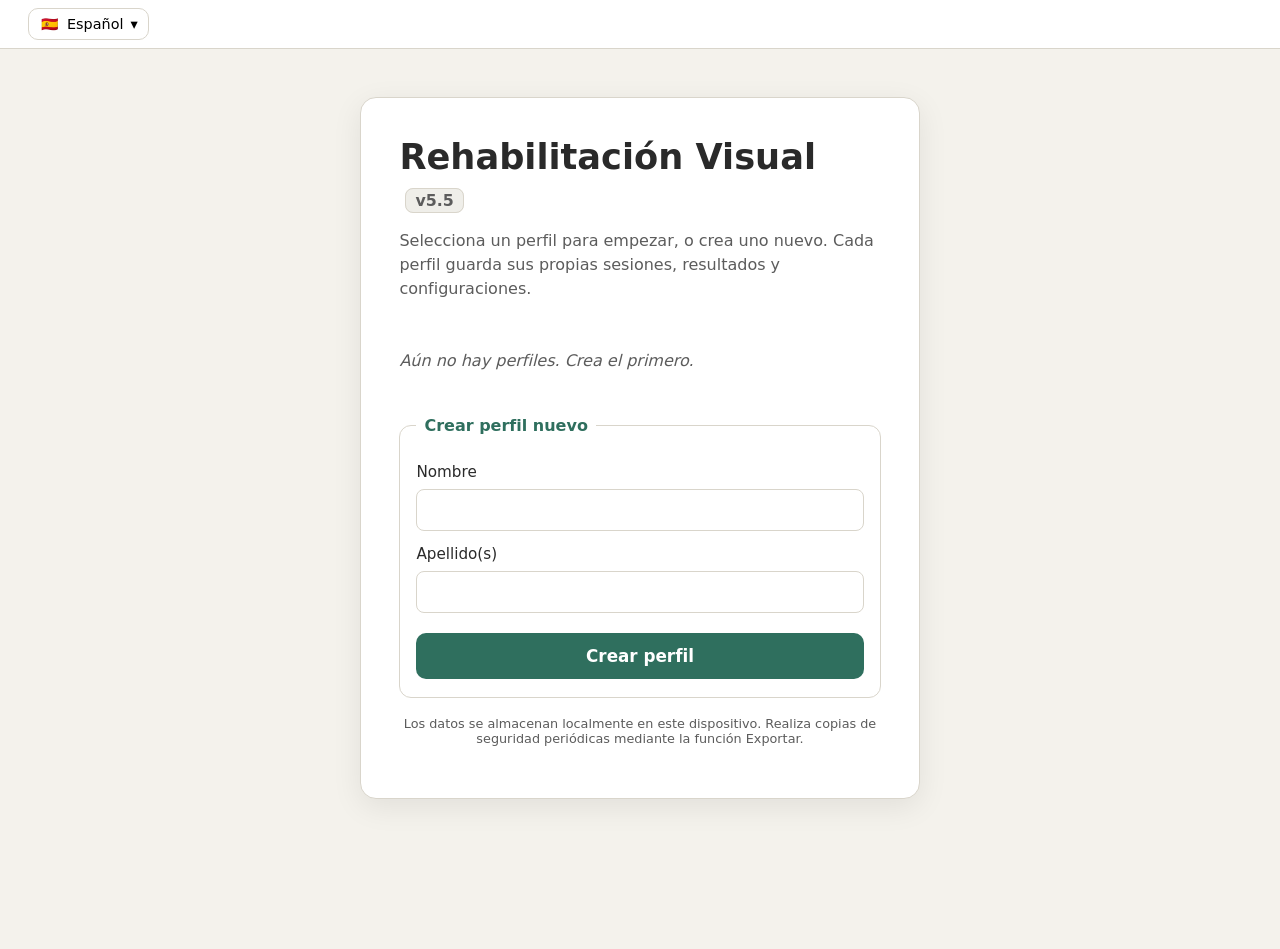
<file: index-15.html>
<!DOCTYPE html>
<html lang="es">
<head>
  <meta charset="UTF-8" />
  <meta name="viewport" content="width=device-width, initial-scale=1.0, maximum-scale=1.0, user-scalable=no" />
  <title>Rehabilitación Visual</title>
  <!-- Instalación como aplicación. Solo tienen efecto si la página se sirve
       desde http(s); con el archivo abierto en local se ignoran sin ruido. -->
  <link rel="manifest" href="manifest.webmanifest" />
  <meta name="theme-color" content="#0f6b53" />
  <meta name="mobile-web-app-capable" content="yes" />
  <meta name="apple-mobile-web-app-capable" content="yes" />
  <link rel="apple-touch-icon" href="icon.svg" />
  <script>
    /* Reportero de errores TEMPRANO: se define antes que el script principal,
       así captura incluso errores de sintaxis de ese script en navegadores
       antiguos y los muestra en pantalla (en el móvil no se ve la consola). */
    window.__showFatal = function (msg) {
      var bar = document.getElementById("err-bar");
      if (!bar) {
        bar = document.createElement("div");
        bar.id = "err-bar";
        bar.style.cssText = "position:fixed;left:0;right:0;bottom:0;z-index:99999;" +
          "background:#c0392b;color:#fff;font:13px system-ui;padding:10px 14px;white-space:pre-wrap";
        (document.body || document.documentElement).appendChild(bar);
      }
      bar.textContent = "Error: " + msg;
    };
    window.onerror = function (message, source, lineno, colno) {
      window.__showFatal(message + " [línea " + lineno + (colno ? ":" + colno : "") + "]");
      return false;
    };
    // Si el JavaScript se ejecuta, retira el aviso "JS desactivado".
    document.addEventListener("DOMContentLoaded", function () {
      var jc = document.getElementById("js-check");
      if (jc && jc.parentNode) jc.parentNode.removeChild(jc);
    });
</script>
  <style>
/* =====================================================================
   Rehabilitación Visual — estilos
   Todo se dimensiona de forma proporcional (vw/vh/%) para adaptarse a
   cualquier resolución o proporción de pantalla, sin píxeles fijos en la
   zona de ejercicio.
   ===================================================================== */

:root {
  /* Fondo claro pero suave, sin iluminación excesiva, para no fatigar la vista */
  --bg-exercise: #ece9e1;
  --bg-ui: #f4f2ec;
  --panel: #ffffff;
  --ink: #2a2a2a;
  --ink-soft: #5c5c5c;
  --accent: #2f6f5e;
  --accent-ink: #ffffff;
  --ok: #2e7d32;
  --fail: #c0392b;
  --border: #d9d5cb;
  --shadow: 0 8px 30px rgba(0, 0, 0, 0.08);
}

* { box-sizing: border-box; }

html, body {
  margin: 0;
  padding: 0;
  height: 100%;
  font-family: system-ui, -apple-system, "Segoe UI", Roboto, sans-serif;
  color: var(--ink);
  background: var(--bg-ui);
  -webkit-tap-highlight-color: transparent;
}

/* ---------- Gestión de pantallas ---------- */
.screen { display: none; min-height: 100vh; }
.screen.active { display: block; }

#screen-config, #screen-result, #screen-history, #screen-detail,
#screen-profiles, #screen-menu, #screen-b2-config, #screen-b2-result,
#screen-b2-history, #screen-b2-detail {
  display: none;
  padding: clamp(16px, 4vw, 48px);
}
#screen-config.active, #screen-result.active,
#screen-history.active, #screen-detail.active,
#screen-profiles.active, #screen-menu.active, #screen-b2-config.active,
#screen-b2-result.active, #screen-b2-history.active, #screen-b2-detail.active {
  display: flex;
  justify-content: center;
  align-items: flex-start;
}

/* ---------- Accesibilidad: foco visible con teclado ---------- */
button:focus-visible, input:focus-visible, select:focus-visible,
.profile-card:focus-visible, .history-row:focus-visible {
  outline: 3px solid var(--accent); outline-offset: 2px;
}

/* ---------- Barra superior con el usuario activo ---------- */
.topbar {
  position: sticky; top: 0; z-index: 20;
  display: flex; justify-content: space-between; align-items: center; gap: 10px;
  padding: 8px clamp(12px, 3vw, 28px);
  background: var(--panel); border-bottom: 1px solid var(--border);
  font-size: 0.92rem;
}
.topbar-actions { display: flex; gap: 8px; }
.topbar-actions .ghost { padding: 7px 12px; font-size: 0.85rem; }

/* ---------- Selector de perfiles ---------- */
.profile-list { display: flex; flex-direction: column; gap: 10px; margin-bottom: 18px; }
.profile-card {
  display: flex; justify-content: space-between; align-items: center; gap: 10px;
  border: 1px solid var(--border); border-radius: 12px; padding: 14px 16px;
  background: #fff; cursor: pointer; transition: background 0.12s;
}
.profile-card:hover { background: #f6f9f7; border-color: var(--accent); }
.profile-card .p-name { font-weight: 700; font-size: 1.05rem; }
.profile-card .p-meta { font-size: 0.78rem; color: var(--ink-soft); }
.profile-card .p-actions { display: flex; gap: 6px; }
.profile-card .p-actions button {
  border: 1px solid var(--border); background: #fff; border-radius: 8px;
  padding: 6px 10px; font-size: 0.9rem;
}
input[type="text"] {
  padding: 11px 12px; border: 1px solid var(--border); border-radius: 8px;
  font-size: 1rem; color: var(--ink); background: #fff; width: 100%;
}
.legacy-notice {
  background: #fff7e0; border: 1px solid #e8d9a0; border-radius: 10px;
  padding: 12px 14px; font-size: 0.9rem; margin-bottom: 14px;
}

/* ---------- Menú de bloques ---------- */
.block-cards { display: grid; grid-template-columns: repeat(auto-fit, minmax(260px, 1fr)); gap: 16px; }
.block-card {
  border: 1px solid var(--border); border-radius: 14px; padding: 18px;
  background: #faf9f5;
}
.block-card h2 { margin: 0 0 6px; }
.block-card h2 small { display: block; font-size: 0.6em; color: var(--accent); font-weight: 600; }
.block-card p { color: var(--ink-soft); font-size: 0.9rem; line-height: 1.45; }

/* ---------- Bloque 2: ejercicio ---------- */
.b2-stage { cursor: default; }
.b2-fixation.cross { background: transparent; border-radius: 0; box-shadow: none; }
.b2-fixation.cross::before, .b2-fixation.cross::after {
  content: ""; position: absolute; background: #111; left: 50%; top: 50%;
  box-shadow: 0 0 0 0.25vmin rgba(255,255,255,0.9);
}
.b2-fixation.cross::before { width: 16%; height: 100%; transform: translate(-50%, -50%); }
.b2-fixation.cross::after  { width: 100%; height: 16%; transform: translate(-50%, -50%); }
.b2-fixation {
  position: absolute; left: 50%; top: 50%; transform: translate(-50%, -50%);
  border-radius: 50%; background: #111; z-index: 2; pointer-events: none;
  box-shadow: 0 0 0 0.5vmin rgba(255,255,255,0.85), 0 0 0 0.8vmin rgba(0,0,0,0.55);
}
.b2-letter {
  position: absolute; transform: translate(-50%, -50%);
  font-weight: 800; color: #1c1c1c; line-height: 1;
  user-select: none; -webkit-user-select: none; cursor: pointer;
  padding: 0.2em; border-radius: 0.25em; z-index: 1;
  font-family: "Segoe UI", Verdana, system-ui, sans-serif;
}
.b2-letter.flash-ok { color: var(--ok); text-decoration: underline; }
.b2-letter.flash-fail { color: var(--fail); }
.b2-written {
  position: absolute; left: 50%; top: 7%; transform: translateX(-50%);
  font-size: clamp(1.2rem, 4vmin, 2.2rem); font-weight: 800; color: var(--accent);
  background: rgba(255,255,255,0.85); border-radius: 10px; padding: 4px 16px;
  z-index: 7; pointer-events: none; letter-spacing: 2px;
}
.b2-controls {
  position: fixed; top: 0; right: 0; z-index: 8;
  display: flex; gap: 6px; padding: 8px;
}
/* La banda del B2 es algo más fina para restar poco espacio a las letras. */
#b2-skip-frame { --frame: clamp(44px, 8vmin, 92px); }
#b2-skip-frame .skip-label { font-size: clamp(0.62rem, 1.5vw, 0.9rem); }
.b2-controls .ghost { padding: 8px 12px; font-size: 0.85rem; opacity: 0.85; }
.b2-hud { z-index: 5; }

/* Teclado en pantalla de la modalidad por voz: respuesta alternativa cuando
   el micrófono no está disponible (imprescindible en móvil, sin teclado). */
.b2-keypad {
  position: fixed; left: 0; right: 0; bottom: 0;
  /* Una sola fila que ocupa TODO el ancho: en apaisado las 27 teclas se
     reparten la pantalla y quedan lo más grandes posible. */
  display: flex; flex-wrap: nowrap; gap: 0.3vw;
  padding: 0.4vh 0.3vw calc(0.4vh + env(safe-area-inset-bottom, 0px));
  background: rgba(255,255,255,0.96);
  border-top: 2px solid var(--border);
  z-index: 6;
}
.b2-keypad button {
  flex: 1 1 0; min-width: 0;          /* reparto exacto del ancho disponible */
  padding: 0.45em 0;
  font-size: min(2.6vw, 6.5vh, 2.4rem);
  font-weight: 800; line-height: 1.1;
  border: 1px solid var(--border); border-radius: 8px;
  background: #fff; color: var(--ink); cursor: pointer;
}
.b2-keypad button:active { background: var(--accent); color: #fff; }

/* Informe de diagnóstico del micrófono */
.mic-report {
  white-space: pre-wrap; word-break: break-word; font-size: 0.82rem;
  background: #f4f2ec; border: 1px solid var(--border); border-radius: 8px;
  padding: 10px 12px; margin: 10px 0 0; line-height: 1.5; color: var(--ink);
  max-height: 46vh; overflow: auto;
}

/* Entrenamiento de voz local */
.vt-letter {
  font-size: clamp(3.5rem, 18vmin, 9rem); font-weight: 800; line-height: 1;
  text-align: center; margin: 10px 0 4px; color: var(--ink);
}
.vt-say { text-align: center; font-size: 1.1rem; color: var(--accent); font-weight: 700; }
.vt-state {
  text-align: center; margin: 14px 0; font-size: 1.05rem; min-height: 1.6em;
  font-weight: 600;
}
.vt-state.listen { color: var(--accent); }
.vt-state.saved { color: var(--ok); }
.vt-state.warn { color: var(--fail); }
.vt-level {
  height: 14px; border-radius: 7px; background: var(--border);
  overflow: hidden; margin: 8px auto; max-width: 420px;
}
.vt-level i { display: block; height: 100%; width: 0; background: var(--accent); }
.vt-grid {
  display: flex; flex-wrap: wrap; gap: 6px; justify-content: center; margin: 14px 0;
}
.vt-grid span {
  min-width: 2.1em; padding: 4px 6px; text-align: center; border-radius: 5px;
  border: 1px solid var(--border); font-weight: 700; font-size: 0.9rem;
}
.vt-grid span.done { background: var(--ok); color: #fff; border-color: var(--ok); }
.vt-grid span.cur { outline: 3px solid var(--accent); }


/* ---------- Estadísticas por letra ---------- */
.letter-stats { overflow-x: auto; }
.letter-stats table { width: 100%; border-collapse: collapse; font-size: 0.88rem; }
.letter-stats th, .letter-stats td {
  border-bottom: 1px solid var(--border); padding: 8px 10px; text-align: center;
}
.letter-stats th { color: var(--accent); font-weight: 700; }
.letter-stats td.l { font-weight: 800; font-size: 1.05rem; }

/* ---------- Paneles de UI ---------- */
.panel {
  background: var(--panel);
  border: 1px solid var(--border);
  border-radius: 16px;
  box-shadow: var(--shadow);
  padding: clamp(20px, 3vw, 40px);
  width: 100%;
  max-width: 560px;
}
.panel.wide { max-width: 960px; }

h1 { font-size: clamp(1.6rem, 3vw, 2.2rem); margin: 0 0 0.3em; }
h2 { font-size: clamp(1.4rem, 2.5vw, 1.9rem); margin: 0 0 0.4em; }
h3 { margin: 1.4em 0 0.3em; }
.subtitle { color: var(--ink-soft); line-height: 1.5; margin: 0 0 1.4em; }
.hint-text { color: var(--ink-soft); font-size: 0.8rem; }

fieldset {
  border: 1px solid var(--border);
  border-radius: 12px;
  margin: 0 0 18px;
  padding: 14px 16px 18px;
}
legend { font-weight: 600; padding: 0 8px; color: var(--accent); }

.field { display: flex; flex-direction: column; gap: 8px; margin: 14px 0; }
.field > span { font-size: 0.95rem; }
.field-inline { display: flex; align-items: center; gap: 10px; margin: 12px 0; }

input[type="range"] { width: 100%; accent-color: var(--accent); }
select {
  padding: 10px 12px; border-radius: 8px; border: 1px solid var(--border);
  background: #fff; font-size: 1rem; color: var(--ink);
}
output { font-weight: 600; color: var(--accent); }
kbd {
  background: #efeee9; border: 1px solid var(--border); border-bottom-width: 2px;
  border-radius: 6px; padding: 1px 7px; font-size: 0.85em; font-family: inherit;
}

/* Insignia de versión */
.ver {
  font-size: 0.45em; font-weight: 700; color: var(--ink-soft);
  background: #efeee9; border: 1px solid var(--border); border-radius: 8px;
  padding: 2px 9px; vertical-align: middle; margin-left: 6px; white-space: nowrap;
}

/* Cuenta atrás antes del primer estímulo (da tiempo a fijar la mirada).
   Insignia oscura con número blanco: contrasta con el fondo claro y no se
   confunde con los elementos del ejercicio (cruz/estímulos/letras). */
.countdown {
  position: absolute; left: 50%; top: 24%;
  transform: translate(-50%, -50%);
  width: clamp(84px, 20vmin, 150px); height: clamp(84px, 20vmin, 150px);
  display: flex; align-items: center; justify-content: center;
  border-radius: 50%;
  background: rgba(20, 24, 40, 0.85);
  border: 0.6vmin solid #fff;
  box-shadow: 0 4px 24px rgba(0, 0, 0, 0.35);
  font-size: clamp(2.6rem, 11vmin, 5.5rem); font-weight: 800;
  color: #fff; z-index: 5; pointer-events: none;
}

/* Selector de idioma (botón + panel con buscador) */
.topbar-left { display: flex; align-items: center; gap: 12px; }
.lang-sel { position: relative; }
.lang-btn {
  display: inline-flex; align-items: center; gap: 7px;
  border: 1px solid var(--border); background: #fff; border-radius: 10px;
  padding: 7px 10px; font-size: 0.9rem;
}
.flag { width: 21px; height: 14px; display: inline-flex; align-items: center;
  justify-content: center; font-size: 14px; line-height: 1; }
.flag img { width: 21px; height: 14px; border-radius: 2px; display: block;
  border: 0.5px solid rgba(0,0,0,0.15); }
.lang-panel {
  position: absolute; top: calc(100% + 6px); left: 0; z-index: 50;
  width: min(320px, 86vw); max-height: min(430px, 70vh);
  background: #fff; border: 1px solid var(--border); border-radius: 12px;
  box-shadow: var(--shadow); display: flex; flex-direction: column; overflow: hidden;
}
.lang-search {
  margin: 8px; padding: 9px 12px; border: 1px solid var(--border);
  border-radius: 8px; font-size: 0.95rem;
}
.lang-list { overflow-y: auto; padding: 0 6px 8px; }
.lang-item {
  display: flex; align-items: center; gap: 10px; width: 100%;
  padding: 9px 10px; border: none; background: none; border-radius: 8px;
  font-size: 0.95rem; text-align: left; cursor: pointer;
}
.lang-item:hover, .lang-item.sel { background: #eef5f2; }
.lang-item .li-partial { margin-left: auto; font-size: 0.7rem; color: var(--ink-soft); }

/* Controles de pausa del Bloque 1 (mismos que B2) */
.b1-controls {
  position: fixed; top: 0; right: 0; z-index: 8;
  display: flex; gap: 6px; padding: 8px;
}
.b1-controls .ghost { padding: 8px 12px; font-size: 0.85rem; opacity: 0.85; }

/* Panel de distancia recomendada */
.dist-reco {
  background: linear-gradient(135deg, #eef5f2, #f7faf8);
  border: 1px solid #cfe3db; border-radius: 12px;
  padding: 14px 16px; margin-bottom: 14px;
}
.dist-reco .big {
  font-size: clamp(1.2rem, 3vw, 1.6rem); font-weight: 800; color: var(--accent);
  display: flex; align-items: center; gap: 8px;
}
.dist-reco .fov { margin-top: 4px; font-size: 0.92rem; color: var(--ink); }
.dist-reco .why { margin-top: 6px; font-size: 0.82rem; color: var(--ink-soft); line-height: 1.45; }

/* Selectores de color */
.color-grid {
  display: grid; grid-template-columns: repeat(auto-fit, minmax(120px, 1fr)); gap: 12px;
}
.color-field {
  display: flex; flex-direction: column; align-items: center; gap: 6px;
  font-size: 0.82rem; text-align: center; color: var(--ink-soft);
}
.color-field input[type="color"] {
  width: 100%; height: 42px; border: 1px solid var(--border); border-radius: 8px;
  background: #fff; cursor: pointer; padding: 2px;
}

/* ---------- Botones ---------- */
button { font: inherit; cursor: pointer; border-radius: 10px; }
button.primary {
  background: var(--accent); color: var(--accent-ink); border: none;
  padding: 13px 22px; font-size: 1.05rem; font-weight: 600; width: 100%;
  margin-top: 6px;
}
button.primary:hover { filter: brightness(1.06); }
button.ghost {
  background: #fff; border: 1px solid var(--border); padding: 11px 18px; color: var(--ink);
}
button.ghost:hover { background: #faf9f5; }
button.ghost.danger { color: var(--fail); border-color: #e6c3bd; }
button.link {
  background: none; border: none; color: var(--accent); text-decoration: underline;
  padding: 12px 0 0; width: 100%; font-size: 0.98rem;
}

/* ---------- Zona de ejercicio ---------- */
.stage {
  position: relative;
  width: 100vw;
  height: 100vh;
  background: var(--bg-exercise);
  overflow: hidden;
  touch-action: none;              /* evita scroll/zoom al tocar */
  cursor: none;                    /* ocultamos el cursor del SO: dibujamos el nuestro */
}

/* Figura central: cruz construida con pseudo-elementos; color por variable */
.fixation {
  position: absolute;
  left: 50%; top: 50%;
  transform: translate(-50%, -50%);
  pointer-events: none;
  z-index: 2;
}
.fixation.cross::before,
.fixation.cross::after {
  content: ""; position: absolute; background: var(--fix-color, #000); left: 50%; top: 50%;
}
.fixation.cross::before { width: 14%; height: 100%; transform: translate(-50%, -50%); }
.fixation.cross::after  { width: 100%; height: 14%; transform: translate(-50%, -50%); }
.fixation.dot { background: var(--fix-color, #000); border-radius: 50%; }

/* Estímulos periféricos (persisten hasta el final) */
.stimulus {
  position: absolute;
  transform: translate(-50%, -50%);
  z-index: 1;
  pointer-events: none;
  display: flex; align-items: center; justify-content: center;
}
.stimulus.circle { background: var(--stim-color, #d62828); border-radius: 50%; }
.stimulus.x { color: var(--stim-color, #d62828); font-weight: 700; line-height: 1; }

/* Gomets colocados por el usuario (persisten, opacos) */
.gomet {
  position: absolute;
  transform: translate(-50%, -50%);
  border-radius: 50%;
  background: var(--gomet-color, #1f6feb);
  z-index: 3;
  pointer-events: none;
}

/* Cursor: aro semitransparente que sigue al puntero (solo modo PC) */
.cursor-ring {
  position: absolute;
  transform: translate(-50%, -50%);
  border-radius: 50%;
  border: 0.35vmin solid var(--cursor-color, #ff8c00);
  background: color-mix(in srgb, var(--cursor-color, #ff8c00) 22%, transparent);
  z-index: 4;
  pointer-events: none;
  left: -100px; top: -100px;
}

/* Franja "No la veo": un único marco alrededor de TODO el borde de la pantalla.
   Aparece tras un tiempo y se activa con doble clic / doble toque en cualquier
   punto de la franja. El centro queda libre para marcar si se percibe la X. */
.skip-frame {
  position: fixed; inset: 0; z-index: 2; pointer-events: none;
  --frame: clamp(58px, 12vmin, 128px);
  animation: skip-in 0.28s ease;
}
.skip-edge {
  position: fixed; pointer-events: none;   /* solo visual: el toque lo gestiona el ejercicio */
  color: var(--accent);
  display: flex; align-items: center; justify-content: center;
  background: rgba(255, 255, 255, 0.48);   /* translúcida clara: no oculta los estímulos */
  box-shadow: inset 0 0 0 2px rgba(47, 111, 94, 0.45);
  animation: skip-glow 1.8s ease-in-out infinite;
}
.skip-edge.top    { top: 0;    left: 0; right: 0; height: var(--frame); }
.skip-edge.bottom { bottom: 0; left: 0; right: 0; height: var(--frame); }
.skip-edge.left   { left: 0;  top: var(--frame); bottom: var(--frame); width: var(--frame); }
.skip-edge.right  { right: 0; top: var(--frame); bottom: var(--frame); width: var(--frame); }

.skip-label {
  display: flex; align-items: center; gap: 10px;
  font-weight: 800; letter-spacing: 0.6px; text-transform: uppercase;
  font-size: clamp(0.72rem, 1.8vw, 0.98rem);
  text-shadow: 0 1px 2px rgba(255, 255, 255, 0.8);
}
.skip-ico {
  display: inline-flex; align-items: center; justify-content: center;
  width: 1.7em; height: 1.7em; border-radius: 50%;
  background: rgba(47, 111, 94, 0.12);
  border: 1.5px solid rgba(47, 111, 94, 0.6);
  font-size: 1.05em; font-weight: 700;
}
/* En los laterales el texto se escribe en vertical */
.skip-edge.left .skip-label,
.skip-edge.right .skip-label { writing-mode: vertical-rl; }
.skip-edge.left .skip-label { transform: rotate(180deg); }

@keyframes skip-in { from { opacity: 0; } to { opacity: 1; } }
@keyframes skip-glow {
  0%, 100% { filter: brightness(1); }
  50%      { filter: brightness(1.12); }
}

/* HUD del ejercicio */
.hud {
  position: fixed; left: 0; bottom: 0; width: 100%;
  display: flex; justify-content: space-between; align-items: center;
  padding: 10px clamp(12px, 3vw, 28px);
  font-size: 0.85rem; color: var(--ink-soft);
  background: linear-gradient(to top, rgba(236,233,225,0.95), rgba(236,233,225,0));
  pointer-events: none;
  z-index: 5;
}
#hud-progress { font-weight: 700; color: var(--ink); }

/* Aviso para girar a horizontal antes de empezar (móvil/táctil en vertical) */
.rotate-gate {
  position: fixed; inset: 0; z-index: 8;
  display: flex; align-items: center; justify-content: center;
  background: var(--bg-ui); padding: 24px;
}
.rotate-card {
  background: var(--panel); border: 1px solid var(--border); border-radius: 16px;
  box-shadow: var(--shadow); padding: 28px 24px; max-width: 420px; text-align: center;
}
.rotate-ico {
  font-size: 3rem; color: var(--accent); line-height: 1;
  animation: rotate-spin 2.4s ease-in-out infinite;
}
@keyframes rotate-spin { 0%,70%,100% { transform: rotate(0); } 85% { transform: rotate(90deg); } }
.rotate-card h2 { margin: 12px 0 6px; }
.rotate-card p { color: var(--ink-soft); line-height: 1.5; margin: 0 0 18px; }
.rotate-actions { display: flex; gap: 10px; justify-content: center; flex-wrap: wrap; }

.cam-preview {
  position: fixed; right: 14px; top: 14px;
  width: clamp(120px, 18vw, 220px); aspect-ratio: 4/3;
  border-radius: 10px; border: 2px solid #fff; box-shadow: var(--shadow);
  object-fit: cover; z-index: 7; background: #000;
}
.hidden { display: none !important; }

/* ---------- Dashboard (resultado y detalle) ---------- */
.dash-stats {
  display: grid; grid-template-columns: repeat(auto-fit, minmax(120px, 1fr));
  gap: 12px; margin-bottom: 18px;
}
.stat-card {
  background: #faf9f5; border: 1px solid var(--border); border-radius: 12px;
  padding: 14px 16px; text-align: center;
}
.stat-card .num { font-size: 1.5rem; font-weight: 700; color: var(--accent); }
.stat-card .lbl { font-size: 0.78rem; color: var(--ink-soft); }

.dash-map {
  position: relative; width: 100%; aspect-ratio: 16 / 9;
  border: 1px solid var(--border); border-radius: 12px; overflow: hidden;
  margin-bottom: 8px;
}
.dash-map svg { position: absolute; inset: 0; width: 100%; height: 100%; }
.dash-map .map-center {
  position: absolute; left: 50%; top: 50%; transform: translate(-50%,-50%);
  width: 3%; aspect-ratio: 1; pointer-events: none; z-index: 3;
}
.dash-map .map-center.cross::before, .dash-map .map-center.cross::after {
  content:""; position:absolute; background: var(--fix-color,#000); left:50%; top:50%;
}
.dash-map .map-center.cross::before { width:16%; height:100%; transform:translate(-50%,-50%); }
.dash-map .map-center.cross::after  { width:100%; height:16%; transform:translate(-50%,-50%); }
.dash-map .map-center.dot { border-radius:50%; background: var(--fix-color,#000); }

.map-stim, .map-gomet {
  position: absolute; transform: translate(-50%,-50%);
  display:flex; align-items:center; justify-content:center;
  font-size: clamp(0.55rem, 1.3vw, 0.85rem); font-weight: 700;
}
.map-stim { z-index: 2; }
.map-stim.x { color: var(--stim-color,#d62828); }
.map-stim.circle { width: 2.6%; aspect-ratio:1; border-radius:50%; background: var(--stim-color,#d62828); }
.map-gomet {
  z-index: 4; width: 3.4%; aspect-ratio:1; border-radius:50%;
  background: color-mix(in srgb, var(--gomet-color,#1f6feb) 80%, transparent);
  border: 1.5px solid #fff; cursor: pointer; color:#fff;
}
.map-line { stroke-width: 0.5; fill: none; }
.map-line.ok { stroke: var(--ok); }
.map-line.fail { stroke: var(--fail); }
.legend { display:flex; flex-wrap:wrap; gap:14px; font-size:0.82rem; color:var(--ink-soft); margin:6px 0 18px; }
.legend span { display:inline-flex; align-items:center; gap:6px; }
.swatch { width:12px; height:12px; border-radius:3px; display:inline-block; }

.review-actions { display: flex; flex-wrap: wrap; gap: 10px; margin-top: 8px; }
.review-actions .primary { width: auto; flex: 1 1 180px; }

/* ---------- Historial ---------- */
.history-summary {
  display: grid; grid-template-columns: repeat(auto-fit, minmax(130px, 1fr));
  gap: 12px; margin-bottom: 18px;
}
.chart-wrap { width: 100%; overflow-x: auto; }
#evolution-chart { width: 100%; height: auto; max-width: 100%; }

.error-heatmap {
  position: relative; width: 100%; aspect-ratio: 16 / 9;
  border: 1px solid var(--border); border-radius: 12px; overflow: hidden;
  background: #faf9f5; display: grid;
}
.heat-cell { border: 0.5px solid rgba(0,0,0,0.04); }

/* Selector de mapa (acumulado / sesión) */
.heat-toggle { display: flex; flex-wrap: wrap; gap: 8px; margin: 8px 0 10px; }
.seg {
  border: 1px solid var(--border); background: #fff; color: var(--ink);
  padding: 8px 14px; border-radius: 8px; font-size: 0.9rem; font-weight: 600;
}
.seg.active { background: var(--accent); color: #fff; border-color: var(--accent); }
.heatmap-pair { display: grid; grid-template-columns: 1fr 1fr; gap: 14px; }
.heatmap-cap { font-size: 0.85rem; color: var(--ink-soft); font-weight: 600; margin-bottom: 6px; }
@media (max-width: 560px) { .heatmap-pair { grid-template-columns: 1fr; } }

.history-list { margin-top: 8px; }
.history-row {
  display: flex; justify-content: space-between; align-items: center; gap: 12px;
  padding: 12px 12px; border: 1px solid var(--border); border-radius: 10px;
  margin-bottom: 8px; font-size: 0.92rem; cursor: pointer; background:#fff;
  transition: background 0.12s;
}
.history-row:hover { background: #f6f9f7; border-color: var(--accent); }
.history-row .pct { font-weight: 700; }
.history-row .go { color: var(--accent); font-size: 0.85rem; }
.history-row .row-del {
  border: 1px solid #e6c3bd; background: #fff; color: var(--fail);
  border-radius: 8px; padding: 6px 10px; font-size: 0.9rem; line-height: 1;
}
.history-row .row-del:hover { background: #fbecea; }
.empty { color: var(--ink-soft); font-style: italic; padding: 12px 0; }

</style>
</head>
<body>
  <!-- Aviso que solo permanece visible si el navegador NO ejecuta JavaScript
       (p. ej. al abrir el archivo con un visor en lugar de con Chrome). -->
  <div id="js-check" style="position:fixed;left:0;right:0;top:0;z-index:99999;background:#b8860b;color:#fff;font:14px system-ui;padding:12px 16px;">
    ⚠ Este visor no está ejecutando JavaScript. Abre el archivo <b>index.html</b> con <b>Google Chrome</b> (Menú ⋮ → “Abrir con” → Chrome).
  </div>

  <!-- ===================== BARRA SUPERIOR (usuario activo) ===================== -->
  <header id="topbar" class="topbar hidden">
    <span class="topbar-left">
      <span id="lang-sel" class="lang-sel">
        <button type="button" id="lang-btn" class="lang-btn" aria-haspopup="listbox">
          <span id="lang-cur-flag" class="flag"></span>
          <span id="lang-cur-name">Español</span> ▾
        </button>
        <div id="lang-panel" class="lang-panel hidden" role="listbox">
          <input type="text" id="lang-search" class="lang-search" data-i18n-ph="lang.search" placeholder="Buscar idioma…" autocomplete="off" />
          <div id="lang-list" class="lang-list"></div>
        </div>
      </span>
      <span class="topbar-user" id="topbar-user">👤 <b id="topbar-name">—</b></span>
    </span>
    <span class="topbar-actions" id="topbar-actions">
      <button type="button" id="topbar-menu" class="ghost" data-i18n="nav.menu">Menú</button>
      <button type="button" id="topbar-switch" class="ghost" data-i18n="nav.switch">Cambiar de usuario</button>
    </span>
  </header>

  <!-- ===================== PANTALLA: SELECTOR DE PERFILES ===================== -->
  <section id="screen-profiles" class="screen active">
    <div class="panel">
      <h1>Rehabilitación Visual <span class="ver">v5.5</span></h1>
      <p class="subtitle">Selecciona un perfil para empezar, o crea uno nuevo.
        Cada perfil guarda sus propias sesiones, resultados y configuraciones.</p>
      <div id="legacy-notice" class="legacy-notice hidden"></div>
      <div id="profile-list" class="profile-list"></div>
      <fieldset>
        <legend>Crear perfil nuevo</legend>
        <form id="profile-form">
          <label class="field"><span>Nombre</span>
            <input type="text" id="pf-first" required maxlength="40" autocomplete="off" /></label>
          <label class="field"><span>Apellido(s)</span>
            <input type="text" id="pf-last" required maxlength="60" autocomplete="off" /></label>
          <button type="submit" class="primary">Crear perfil</button>
        </form>
      </fieldset>
      <p class="hint-text" style="text-align:center">Los datos se almacenan localmente en este
        dispositivo. Realiza copias de seguridad periódicas mediante la función Exportar.</p>
    </div>
  </section>

  <!-- ===================== PANTALLA: MENÚ DE BLOQUES ===================== -->
  <section id="screen-menu" class="screen">
    <div class="panel wide">
      <h1>Menú de ejercicios</h1>
      <p class="subtitle" id="menu-greeting"></p>
      <div id="menu-overview" class="history-summary"></div>
      <div class="block-cards">
        <div class="block-card">
          <h2>Bloque 1 <small>Estímulos y gomets</small></h2>
          <p>Fija la mirada en la figura central y marca los estímulos periféricos
             (X o puntos) con clic o toque.</p>
          <div class="review-actions">
            <button type="button" id="menu-b1-start" class="primary">Configurar y comenzar</button>
            <button type="button" id="menu-b1-history" class="ghost">Historial</button>
          </div>
        </div>
        <div class="block-card">
          <h2>Bloque 2 <small>Letras</small></h2>
          <p>Mantén la mirada en el punto central y localiza letras por la pantalla:
             búsqueda de letras o formación de palabras, con instrucción por voz.</p>
          <div class="review-actions">
            <button type="button" id="menu-b2-start" class="primary">Configurar y comenzar</button>
            <button type="button" id="menu-b2-history" class="ghost">Historial</button>
          </div>
        </div>
      </div>
      <div class="review-actions" style="margin-top:18px">
        <button type="button" id="menu-export" class="ghost">Exportar perfil (JSON)</button>
        <button type="button" id="menu-import" class="ghost">Importar copia</button>
        <button type="button" id="menu-switch" class="ghost">Cambiar de usuario</button>
      </div>
      <p class="hint-text" style="text-align:center;margin-top:14px">Los datos se almacenan
        localmente en este dispositivo. Estos ejercicios no constituyen un diagnóstico clínico.</p>
    </div>
  </section>

  <!-- ===================== PANTALLA: CONFIGURACIÓN (BLOQUE 1) ===================== -->
  <section id="screen-config" class="screen">
    <div class="panel">
      <h1>Bloque 1 <span class="ver">Estímulos y gomets</span></h1>
      <p class="subtitle">
        Fija la mirada en la figura central. Cuando percibas un estímulo en la
        periferia, márcalo: en PC con un <strong>clic</strong> y en pantallas
        táctiles <strong>tocando</strong> el lugar. Aparecerá un círculo (gomet
        digital) y pasarás al siguiente estímulo.
      </p>

      <form id="config-form">
        <fieldset>
          <legend>Distancia de uso recomendada</legend>
          <div id="dist-reco" class="dist-reco"></div>
          <label class="field">
            <span>Diagonal real de tu pantalla: <output id="out-screen-diag">—</output> ″</span>
            <input type="range" id="cfg-screen-diag" min="3" max="32" step="0.1" value="6.5" />
            <small class="hint-text">Detectada de forma aproximada. <b>Ajústala</b> al tamaño real de tu pantalla (en pulgadas) para que la recomendación sea precisa.</small>
          </label>
        </fieldset>

        <fieldset>
          <legend>Estímulos</legend>

          <label class="field">
            <span>Número de estímulos: <output id="out-count">15</output></span>
            <input type="range" id="cfg-count" min="1" max="60" value="15" />
          </label>

          <label class="field">
            <span>Forma del estímulo</span>
            <select id="cfg-stim-shape">
              <option value="x">Equis (✕)</option>
              <option value="circle">Círculo de control</option>
            </select>
          </label>

          <label class="field">
            <span>Tamaño del estímulo: <output id="out-stim-size">4.0</output>%</span>
            <input type="range" id="cfg-stim-size" min="1" max="12" step="0.5" value="4" />
          </label>

          <label class="field">
            <span>Área de aparición, desde el centro: <output id="out-rad-min">0</output>%</span>
            <input type="range" id="cfg-rad-min" min="0" max="85" step="5" value="0" />
          </label>

          <label class="field">
            <span>Área de aparición, hasta la periferia: <output id="out-rad-max">100</output>%</span>
            <input type="range" id="cfg-rad-max" min="15" max="100" step="5" value="100" />
            <small class="hint-text">Anillo de trabajo: 0 % es el punto de fijación y 100 % el extremo
              de la pantalla. Se conserva siempre una anchura mínima del 15 % para que quepan todos
              los estímulos.</small>
          </label>
        </fieldset>

        <fieldset>
          <legend>Figura central (punto de fijación)</legend>

          <label class="field">
            <span>Forma central</span>
            <select id="cfg-center-shape">
              <option value="cross">Cruz</option>
              <option value="dot">Punto</option>
            </select>
          </label>

          <label class="field">
            <span>Tamaño de la figura central: <output id="out-center-size">5.0</output>%</span>
            <input type="range" id="cfg-center-size" min="1" max="15" step="0.5" value="5" />
          </label>
        </fieldset>

        <fieldset>
          <legend>Colores</legend>
          <div class="color-grid">
            <label class="color-field">
              <input type="color" id="cfg-color-center" value="#000000" />
              <span>Figura central</span>
            </label>
            <label class="color-field">
              <input type="color" id="cfg-color-stim" value="#d62828" />
              <span>Estímulo (X/círculo)</span>
            </label>
            <label class="color-field">
              <input type="color" id="cfg-color-gomet" value="#1f6feb" />
              <span>Gomet (tu marca)</span>
            </label>
            <label class="color-field">
              <input type="color" id="cfg-color-cursor" value="#ff8c00" />
              <span>Cursor</span>
            </label>
          </div>
        </fieldset>

        <fieldset>
          <legend>Interacción y marcado</legend>

          <label class="field">
            <span>Modo de interacción</span>
            <select id="cfg-mode">
              <option value="auto">Automático (detectar dispositivo)</option>
              <option value="pc">PC / ratón (cursor + clic)</option>
              <option value="touch">Táctil (tocar con el dedo)</option>
            </select>
          </label>

          <label class="field">
            <span>Exigencia de precisión: <output id="out-tolerance">Normal</output></span>
            <input type="range" id="cfg-tolerance" min="0.5" max="2.5" step="0.1" value="1.0" />
            <small class="hint-text">A mayor exigencia, menos margen entre tu marca y el estímulo para contar como acierto.</small>
          </label>

          <label class="field">
            <span>Tiempo de visualización tras marcar: <output id="out-view-time">1.5</output> s</span>
            <input type="range" id="cfg-view-time" min="0.3" max="5" step="0.1" value="1.5" />
            <small class="hint-text">Tras tu marca, la X y tu gomet siguen visibles este tiempo (para ver el resultado y retirar la mano) y luego desaparecen para dar paso a la siguiente.</small>
          </label>

          <label class="field">
            <span>Aparición aleatoria del estímulo: hasta <output id="out-isi">1.0</output> s</span>
            <input type="range" id="cfg-isi" min="0" max="3" step="0.1" value="1.0" />
            <small class="hint-text">El siguiente estímulo tarda un tiempo aleatorio en aparecer (0,3 – máx.), para evitar respuestas rítmicas por anticipación. 0 = aparición inmediata.</small>
          </label>

          <label class="field">
            <span>Mostrar franja “No la veo” tras: <output id="out-skip-delay">4</output> s</span>
            <input type="range" id="cfg-skip-delay" min="1" max="15" step="1" value="4" />
            <small class="hint-text">Aparece una franja alrededor de todo el borde de la pantalla; se activa con doble clic / doble toque en cualquier punto de ella.</small>
          </label>
        </fieldset>

        <fieldset>
          <legend>Opciones</legend>
          <label class="field-inline">
            <input type="checkbox" id="cfg-sound" checked />
            <span>Señal acústica de feedback (acierto / fallo)</span>
          </label>
          <label class="field-inline">
            <input type="checkbox" id="cfg-vibrate" checked />
            <span>Vibración de feedback (en móviles compatibles)</span>
          </label>
          <label class="field-inline">
            <input type="checkbox" id="cfg-adaptive" checked />
            <span>Adaptativo: reforzar zonas con más fallos</span>
          </label>
          <label class="field-inline">
            <input type="checkbox" id="cfg-camera" />
            <span>Supervisión por cámara (vista previa)</span>
          </label>
        </fieldset>

        <button type="submit" class="primary">Comenzar sesión</button>
      </form>

      <button type="button" id="btn-history" class="link">Ver historial y evolución</button>
      <button type="button" id="btn-b1-menu" class="link">Volver al menú</button>
    </div>
  </section>

  <!-- ===================== PANTALLA: EJERCICIO ===================== -->
  <section id="screen-exercise" class="screen">
    <div id="stage" class="stage">
      <!-- figura central, estímulos y gomets se inyectan aquí -->
      <div id="cursor-ring" class="cursor-ring hidden"></div>
      <div id="countdown" class="countdown hidden"></div>
    </div>
    <div id="skip-frame" class="skip-frame hidden" aria-label="No la veo">
      <div class="skip-edge top"><span class="skip-label"><span class="skip-ico">⊘</span>No la veo · doble toque</span></div>
      <div class="skip-edge bottom"><span class="skip-label"><span class="skip-ico">⊘</span>No la veo · doble toque</span></div>
      <div class="skip-edge left"><span class="skip-label"><span class="skip-ico">⊘</span>No la veo · doble toque</span></div>
      <div class="skip-edge right"><span class="skip-label"><span class="skip-ico">⊘</span>No la veo · doble toque</span></div>
    </div>
    <div class="b1-controls">
      <button type="button" id="b1-pause-btn" class="ghost">⏸ <span data-i18n="ex.pause">Pausa</span></button>
      <button type="button" id="b1-finish-btn" class="ghost danger">✕ <span data-i18n="ex.finish">Finalizar</span></button>
    </div>
    <div id="b1-pause-overlay" class="rotate-gate hidden">
      <div class="rotate-card">
        <div class="rotate-ico">⏸</div>
        <h2 data-i18n="ex.pausedTitle">Sesión en pausa</h2>
        <p data-i18n="ex.pausedText">Los tiempos están detenidos. Reanuda cuando estés preparado.</p>
        <div class="rotate-actions">
          <button type="button" id="b1-resume" class="primary">▶ <span data-i18n="ex.resume">Reanudar</span></button>
        </div>
      </div>
    </div>
    <div id="exercise-hud" class="hud">
      <span id="hud-progress">0 / 0</span>
      <span class="hud-hint" id="hud-hint">Marca el estímulo que percibas · <kbd>Esc</kbd> salir</span>
    </div>
    <video id="cam-preview" class="cam-preview hidden" autoplay muted playsinline></video>
    <div id="rotate-gate" class="rotate-gate hidden">
      <div class="rotate-card">
        <div class="rotate-ico">⟳</div>
        <h2>Gira el dispositivo a horizontal</h2>
        <p>Para evaluar el máximo campo visual, coloca el dispositivo en posición
           <b>horizontal</b>. La prueba empezará automáticamente al girarlo.</p>
        <div class="rotate-actions">
          <button type="button" id="btn-rotate-cancel" class="ghost">Cancelar</button>
        </div>
      </div>
    </div>
  </section>

  <!-- ===================== PANTALLA: RESULTADO (dashboard editable) ===================== -->
  <section id="screen-result" class="screen">
    <div class="panel wide">
      <h2>Resultado de la sesión</h2>
      <p class="subtitle">
        Puntuación automática según la distancia entre tu marca y cada estímulo.
        Puedes <strong>corregir</strong> cualquier juicio tocando su línea en el mapa.
      </p>
      <div id="result-dashboard"></div>
      <h3>Mapa de fallos</h3>
      <div class="heat-toggle" id="result-heat-toggle">
        <button type="button" class="seg" data-mode="one">Esta sesión</button>
        <button type="button" class="seg" data-mode="acc">Acumulado</button>
      </div>
      <div id="result-heatmap" class="error-heatmap"></div>
      <div class="review-actions">
        <button type="button" id="btn-discard" class="ghost danger">Descartar</button>
        <button type="button" id="btn-save-session" class="primary">Guardar resultados</button>
      </div>
    </div>
  </section>

  <!-- ===================== PANTALLA: HISTORIAL ===================== -->
  <section id="screen-history" class="screen">
    <div class="panel wide">
      <h2>Historial y evolución</h2>
      <div id="history-summary" class="history-summary"></div>
      <div class="chart-wrap">
        <canvas id="evolution-chart" width="800" height="280"></canvas>
      </div>
      <h3>Mapa de fallos</h3>
      <div class="heat-toggle" id="hist-heat-toggle">
        <button type="button" class="seg" data-mode="acc">Acumulado (todas)</button>
        <button type="button" class="seg" data-mode="last">Última sesión</button>
      </div>
      <p class="subtitle">Las zonas más oscuras concentran más fallos.</p>
      <div id="error-heatmap" class="error-heatmap"></div>
      <h3>Sesiones (selecciona una para ver su dashboard)</h3>
      <div id="history-list" class="history-list"></div>
      <div class="review-actions">
        <button type="button" id="btn-export" class="ghost">Exportar JSON</button>
        <button type="button" id="btn-export-csv" class="ghost">Exportar CSV</button>
        <button type="button" id="btn-import" class="ghost">Importar datos</button>
        <button type="button" id="btn-clear" class="ghost danger">Borrar historial</button>
        <button type="button" id="btn-back-config" class="primary">Volver al inicio</button>
        <input type="file" id="import-file" accept=".json,application/json" class="hidden" />
      </div>
    </div>
  </section>

  <!-- ===================== PANTALLA: DETALLE DE SESIÓN (dashboard histórico) ===================== -->
  <section id="screen-detail" class="screen">
    <div class="panel wide">
      <h2 id="detail-title">Dashboard de la sesión</h2>
      <p class="subtitle" id="detail-subtitle"></p>
      <div id="detail-dashboard"></div>
      <h3>Evolución del tiempo medio de respuesta</h3>
      <p class="subtitle">Tiempo medio por sesión, desde la primera hasta esta sesión.</p>
      <div class="chart-wrap"><canvas id="detail-time-chart" width="800" height="240"></canvas></div>
      <h3>Mapa de fallos</h3>
      <div class="heatmap-pair">
        <div>
          <div class="heatmap-cap">Esta sesión</div>
          <div id="detail-heat-one" class="error-heatmap"></div>
        </div>
        <div>
          <div class="heatmap-cap">Acumulado hasta esta sesión</div>
          <div id="detail-heat-acc" class="error-heatmap"></div>
        </div>
      </div>
      <div class="review-actions">
        <button type="button" id="btn-detail-export" class="ghost">Exportar sesión (JSON)</button>
        <button type="button" id="btn-detail-back" class="primary">Volver al historial</button>
      </div>
    </div>
  </section>

  <!-- ===================== BLOQUE 2: CONFIGURACIÓN ===================== -->
  <section id="screen-b2-config" class="screen">
    <div class="panel">
      <h1>Bloque 2 <span class="ver">Letras</span></h1>
      <p class="subtitle">Mantén la mirada en el punto central. Localiza y selecciona las
        letras utilizando la visión periférica y los movimientos de exploración indicados
        por tu profesional.</p>

      <form id="b2-config-form">
        <fieldset>
          <legend>Modalidad y nivel</legend>
          <label class="field"><span>Modalidad</span>
            <select id="b2-mode">
              <option value="letter-search">Localizar letra (instrucción por voz)</option>
              <option value="word-sequence">Formar palabra (letra a letra)</option>
              <option value="voice-letter">Decir la letra en voz alta (micrófono)</option>
            </select></label>
          <label class="field"><span>Nivel predefinido</span>
            <select id="b2-preset">
              <option value="custom">Personalizado</option>
              <option value="easy">Inicial</option>
              <option value="mid" selected>Intermedio</option>
              <option value="hard">Avanzado</option>
            </select></label>
          <label class="field"><span id="b2-count-label">Número de objetivos: <output id="b2-out-count">10</output></span>
            <input type="range" id="b2-count" min="1" max="27" value="10" /></label>
        </fieldset>

        <fieldset>
          <legend>Letras</legend>
          <label class="field"><span>Letras visibles en pantalla: <output id="b2-out-visible">18</output></span>
            <input type="range" id="b2-visible" min="6" max="27" value="18" /></label>
          <label class="field"><span>Mayúsculas / minúsculas</span>
            <select id="b2-case">
              <option value="upper">Mayúsculas</option>
              <option value="lower">Minúsculas</option>
              <option value="mixed">Mezcladas</option>
            </select></label>
          <label class="field-inline"><input type="checkbox" id="b2-enye" checked />
            <span>Incluir la letra Ñ</span></label>
          <label class="field-inline"><input type="checkbox" id="b2-reshuffle" />
            <span>Reorganizar las letras tras cada intento</span></label>
        </fieldset>

        <fieldset>
          <legend>Tamaños (progresión radial)</legend>
          <label class="field"><span>Tamaño mínimo (centro): <output id="b2-out-min">2.5</output>%</span>
            <input type="range" id="b2-min-size" min="1.5" max="6" step="0.1" value="2.5" /></label>
          <label class="field"><span>Tamaño máximo (periferia): <output id="b2-out-max">7.0</output>%</span>
            <input type="range" id="b2-max-size" min="3" max="14" step="0.5" value="7" /></label>
          <label class="field"><span>Intensidad de la progresión: <output id="b2-out-exp">1.0</output></span>
            <input type="range" id="b2-exp" min="0.5" max="2" step="0.1" value="1" />
            <small class="hint-text">&lt;1 crecen antes; &gt;1 crecen sobre todo en la periferia.</small></label>
          <label class="field"><span>Tamaño del punto central: <output id="b2-out-center">2.5</output>%</span>
            <input type="range" id="b2-center-size" min="1" max="6" step="0.5" value="2.5" /></label>
          <label class="field"><span>Zona de exclusión central: <output id="b2-out-excl">7</output>%</span>
            <input type="range" id="b2-excl" min="4" max="30" value="7" />
            <small class="hint-text">Solo protege el punto de fijación: las letras empiezan a aparecer desde cerca del centro y crecen hacia la periferia.</small></label>
        </fieldset>

        <fieldset id="b2-fs-voice">
          <legend>Decir la letra en voz alta (micrófono)</legend>
          <label class="field"><span>Tamaño de la letra: <output id="b2-out-vsize">8.0</output>%</span>
            <input type="range" id="b2-voice-size" min="2" max="20" step="0.5" value="8" /></label>
          <label class="field"><span>Tiempo visible de la letra: <output id="b2-out-vshow">0</output> s</span>
            <input type="range" id="b2-voice-show" min="0" max="20" step="1" value="0" />
            <small class="hint-text">0 = la letra permanece visible hasta que respondas.</small></label>
          <label class="field"><span>Tiempo máximo de respuesta: <output id="b2-out-vlimit">15</output> s</span>
            <input type="range" id="b2-voice-limit" min="0" max="60" step="1" value="15" />
            <small class="hint-text">0 = sin límite. Al agotarse se registra como «sin respuesta» y se pasa a la siguiente letra.</small></label>
          <label class="field"><span>Reconocimiento</span>
            <select id="b2-engine">
              <option value="auto">Automático (mi voz si está entrenada)</option>
              <option value="local">Mi voz entrenada (sin conexión)</option>
              <option value="web">Dictado del navegador (necesita conexión)</option>
            </select></label>
          <div class="review-actions">
            <button type="button" id="b2-mic-test" class="ghost">🎤 Comprobar micrófono</button>
            <button type="button" id="b2-voice-train" class="ghost">🎙 Entrenar mi voz</button>
            <button type="button" id="b2-mic-diag" class="ghost">🔎 Diagnóstico</button>
          </div>
          <pre id="b2-mic-report" class="mic-report hidden"></pre>
          <div class="review-actions hidden" id="b2-mic-report-actions">
            <button type="button" id="b2-mic-copy" class="ghost">Copiar informe</button>
          </div>
          <small class="hint-text" id="b2-train-state"></small>
          <small class="hint-text" id="b2-mic-warn"></small>
          <small class="hint-text">El navegador pedirá permiso para usar el micrófono. Si no hay
            reconocimiento de voz disponible, podrás responder pulsando la letra en el teclado.</small>
        </fieldset>

        <fieldset>
          <legend>Voz e instrucciones</legend>
          <label class="field"><span>Voz</span>
            <select id="b2-voice"><option value="">Automática (española)</option></select></label>
          <label class="field"><span>Velocidad de la voz: <output id="b2-out-rate">0.9</output></span>
            <input type="range" id="b2-rate" min="0.5" max="1.5" step="0.1" value="0.9" /></label>
          <label class="field"><span>Volumen: <output id="b2-out-vol">1.0</output></span>
            <input type="range" id="b2-vol" min="0.2" max="1" step="0.1" value="1" /></label>
          <label class="field-inline"><input type="checkbox" id="b2-written" />
            <span>Mostrar también la letra/palabra escrita</span></label>
          <button type="button" id="b2-test-voice" class="ghost">🔊 Probar voz</button>
          <div id="b2-voice-warn" class="hint-text"></div>
        </fieldset>

        <fieldset id="b2-fs-words">
          <legend>Palabras (modalidad Formar palabra)</legend>
          <label class="field"><span>Longitud de palabra: <output id="b2-out-wlen">3–5</output> letras</span>
            <input type="range" id="b2-wmin" min="3" max="6" value="3" />
            <input type="range" id="b2-wmax" min="3" max="7" value="5" /></label>
          <label class="field"><span>Pausa entre palabras/objetivos: <output id="b2-out-pause">1.2</output> s</span>
            <input type="range" id="b2-pause" min="0.3" max="4" step="0.1" value="1.2" /></label>
          <label class="field"><span>Mostrar banda «No la veo / siguiente» tras: <output id="b2-out-skip">6</output> s</span>
            <input type="range" id="b2-skip-delay" min="2" max="15" step="1" value="6" />
            <small class="hint-text">Banda alrededor de todo el borde de la pantalla; se activa con doble toque en cualquier punto de ella.</small></label>
        </fieldset>

        <fieldset>
          <legend>Opciones</legend>
          <label class="field-inline"><input type="checkbox" id="b2-sound" checked />
            <span>Señal acústica de feedback</span></label>
          <label class="field-inline"><input type="checkbox" id="b2-vibrate" checked />
            <span>Vibración de feedback (móviles compatibles)</span></label>
        </fieldset>

        <button type="submit" class="primary">Comenzar sesión</button>
      </form>
      <button type="button" id="b2-btn-history" class="link">Ver historial y evolución</button>
      <button type="button" id="b2-btn-menu" class="link">Volver al menú</button>
    </div>
  </section>

  <!-- =============== BLOQUE 2: ENTRENAMIENTO DE VOZ LOCAL =============== -->
  <section id="screen-voice-train" class="screen">
    <div class="panel">
      <h2>Entrenar mi voz</h2>
      <p class="subtitle">Graba una vez cómo dices cada letra. A partir de ahí la
        aplicación te reconoce <b>en el propio dispositivo</b>, sin conexión y sin
        enviar nada a ningún servidor: funciona con el archivo abierto en local.</p>
      <div id="vt-mic-warn" class="hint-text"></div>
      <div class="vt-grid" id="vt-grid"></div>
      <div class="vt-letter" id="vt-letter">—</div>
      <div class="vt-say" id="vt-say"></div>
      <div class="vt-level"><i id="vt-level"></i></div>
      <div class="vt-state" id="vt-state"></div>
      <div class="review-actions">
        <button type="button" id="vt-start" class="primary">Empezar a grabar</button>
        <button type="button" id="vt-again" class="ghost">Repetir esta letra</button>
        <button type="button" id="vt-skip" class="ghost">Saltar</button>
      </div>
      <div class="review-actions" style="margin-top:12px">
        <button type="button" id="vt-clear" class="ghost danger">Borrar entrenamiento</button>
        <button type="button" id="vt-back" class="ghost">Volver</button>
      </div>
      <p class="hint-text" style="text-align:center">Habla a un volumen normal, en un
        sitio silencioso y a la misma distancia a la que harás el ejercicio.</p>
    </div>
  </section>

  <!-- ===================== BLOQUE 2: EJERCICIO ===================== -->
  <section id="screen-b2-exercise" class="screen">
    <div id="b2-stage" class="stage b2-stage">
      <div id="b2-countdown" class="countdown hidden"></div>
      <div id="b2-fixation" class="b2-fixation"></div>
      <div id="b2-written-target" class="b2-written hidden"></div>
    </div>
    <div id="b2-skip-frame" class="skip-frame hidden" aria-label="No la veo, siguiente">
      <div class="skip-edge top"><span class="skip-label"><span class="skip-ico">⊘</span><span class="b2-skip-txt">No la veo · siguiente · doble toque</span></span></div>
      <div class="skip-edge bottom"><span class="skip-label"><span class="skip-ico">⊘</span><span class="b2-skip-txt">No la veo · siguiente · doble toque</span></span></div>
      <div class="skip-edge left"><span class="skip-label"><span class="skip-ico">⊘</span><span class="b2-skip-txt">No la veo · siguiente · doble toque</span></span></div>
      <div class="skip-edge right"><span class="skip-label"><span class="skip-ico">⊘</span><span class="b2-skip-txt">No la veo · siguiente · doble toque</span></span></div>
    </div>
    <div id="b2-controls" class="b2-controls">
      <button type="button" id="b2-repeat" class="ghost">🔊 Repetir</button>
      <button type="button" id="b2-word-restart" class="ghost hidden">↺ Reiniciar palabra</button>
      <button type="button" id="b2-keys-btn" class="ghost hidden">⌨ Teclado</button>
      <button type="button" id="b2-pause-btn" class="ghost">⏸ Pausa</button>
      <button type="button" id="b2-finish" class="ghost danger">✕ Finalizar</button>
    </div>
    <div id="b2-keypad" class="b2-keypad hidden"></div>
    <div class="hud b2-hud">
      <span id="b2-progress">0 / 0</span>
      <span class="hud-hint" id="b2-hint">Mantén la mirada en el punto central</span>
    </div>
    <div id="b2-pause-overlay" class="rotate-gate hidden">
      <div class="rotate-card">
        <div class="rotate-ico">⏸</div>
        <h2>Sesión en pausa</h2>
        <p>Los tiempos están detenidos. Reanuda cuando estés preparado.</p>
        <div class="rotate-actions">
          <button type="button" id="b2-resume" class="primary">▶ Reanudar</button>
        </div>
      </div>
    </div>
    <div id="b2-rotate-gate" class="rotate-gate hidden">
      <div class="rotate-card">
        <div class="rotate-ico">⟳</div>
        <h2>Gira el dispositivo a horizontal</h2>
        <p>Este ejercicio se realiza siempre en posición <b>horizontal</b>.
           Empezará automáticamente al girar el dispositivo.</p>
        <div class="rotate-actions">
          <button type="button" id="b2-rotate-cancel" class="ghost">Cancelar</button>
        </div>
      </div>
    </div>
  </section>

  <!-- ===================== BLOQUE 2: RESULTADO ===================== -->
  <section id="screen-b2-result" class="screen">
    <div class="panel wide">
      <h2>Resultado de la sesión — Bloque 2</h2>
      <p class="subtitle" id="b2-result-subtitle"></p>
      <div id="b2-result-dashboard"></div>
      <h3>Mapa de errores</h3>
      <div class="heat-toggle" id="b2-result-heat-toggle">
        <button type="button" class="seg" data-mode="one">Esta sesión</button>
        <button type="button" class="seg" data-mode="acc">Acumulado</button>
      </div>
      <div id="b2-result-heatmap" class="error-heatmap"></div>
      <div class="review-actions">
        <button type="button" id="b2-btn-discard" class="ghost danger">Descartar</button>
        <button type="button" id="b2-btn-save" class="primary">Guardar resultados</button>
      </div>
    </div>
  </section>

  <!-- ===================== BLOQUE 2: HISTORIAL ===================== -->
  <section id="screen-b2-history" class="screen">
    <div class="panel wide">
      <h2>Historial y evolución — Bloque 2</h2>
      <div class="heat-toggle" id="b2-hist-mode">
        <button type="button" class="seg active" data-mode="letter-search">Localizar letra</button>
        <button type="button" class="seg" data-mode="word-sequence">Formar palabra</button>
        <button type="button" class="seg" data-mode="voice-letter">Decir la letra</button>
      </div>
      <div id="b2-history-summary" class="history-summary"></div>
      <h3>Evolución del tiempo medio de respuesta</h3>
      <div class="chart-wrap"><canvas id="b2-evolution-chart" width="800" height="240"></canvas></div>
      <h3>Mapa de errores</h3>
      <div class="heat-toggle" id="b2-hist-heat-toggle">
        <button type="button" class="seg" data-mode="acc">Acumulado (todas)</button>
        <button type="button" class="seg" data-mode="last">Última sesión</button>
      </div>
      <div id="b2-error-heatmap" class="error-heatmap"></div>
      <h3>Estadísticas por letra</h3>
      <div id="b2-letter-stats" class="letter-stats"></div>
      <h3>Sesiones (selecciona una para ver su dashboard)</h3>
      <div id="b2-history-list" class="history-list"></div>
      <div class="review-actions">
        <button type="button" id="b2-export-csv" class="ghost">Exportar CSV</button>
        <button type="button" id="b2-btn-back-config" class="primary">Volver al Bloque 2</button>
        <button type="button" id="b2-btn-back-menu" class="ghost">Menú</button>
      </div>
    </div>
  </section>

  <!-- ===================== BLOQUE 2: DETALLE DE SESIÓN ===================== -->
  <section id="screen-b2-detail" class="screen">
    <div class="panel wide">
      <h2 id="b2-detail-title">Dashboard de la sesión — Bloque 2</h2>
      <p class="subtitle" id="b2-detail-subtitle"></p>
      <div id="b2-detail-dashboard"></div>
      <h3>Mapa de errores</h3>
      <div class="heatmap-pair">
        <div><div class="heatmap-cap">Esta sesión</div>
          <div id="b2-detail-heat-one" class="error-heatmap"></div></div>
        <div><div class="heatmap-cap">Acumulado hasta esta sesión</div>
          <div id="b2-detail-heat-acc" class="error-heatmap"></div></div>
      </div>
      <div class="review-actions">
        <button type="button" id="b2-detail-export" class="ghost">Exportar sesión (JSON)</button>
        <button type="button" id="b2-detail-back" class="primary">Volver al historial</button>
      </div>
    </div>
  </section>

  <script>
/* =====================================================================
   Rehabilitación Visual — lógica de la aplicación
   ---------------------------------------------------------------------
   Marcado DIGITAL: el usuario marca cada estímulo con clic (PC) o toque
   (táctil). La app conoce la posición exacta de la marca, así que puntúa
   automáticamente acierto/fallo comparándola con la posición real del
   estímulo (con tolerancia ajustable). Tanto los estímulos como los
   gomets colocados permanecen fijos hasta el final de la prueba.

   Flujo:
     Configuración → Ejercicio → Resultado (dashboard editable)
                   → Guardado en localStorage → Historial
                   → Detalle (dashboard histórico de cualquier sesión)

   Diseño 100% responsivo: las posiciones se guardan en porcentajes y las
   distancias se calculan en píxeles reales en el momento de marcar.
   ===================================================================== */
(() => {
  "use strict";

  const APP_VERSION = "5.5";
  const SCHEMA_VERSION = 3;
  const STORAGE_KEY = "rehab_visual_sessions_v2";   // clave antigua (se conserva como copia)
  const CONFIG_KEY = "rehab_visual_config_v1";      // config antigua (fallback de migración)
  const P_KEY = "rvp_profiles_v1";                  // perfiles
  const S_KEY = "rvp_sessions_v1";                  // TODAS las sesiones (profileId + blockId)
  const CFG_KEY2 = "rvp_configs_v1";                // configs por perfil y bloque
  const ACTIVE_KEY = "rvp_active_profile";          // último perfil activo
  const MIG_KEY = "rvp_migration_done_v1";          // migración de datos antiguos hecha
  const GRID = 4;          // rejilla para mapa de fallos y refuerzo adaptativo
  const DBLTAP_MS = 450;   // ventana para doble clic / doble toque

  let session = null;      // sesión en curso
  let skipTimer = null;    // temporizador de la franja "No la veo"
  let viewTimer = null;    // temporizador del tiempo de visualización tras marcar
  let isiTimer = null;     // temporizador de aparición aleatoria del estímulo
  let cdTimer = null;      // temporizador de la cuenta atrás inicial
  let locked = false;      // bloquea nuevas marcas (visualización, espera o cuenta atrás)
  let lastSkipTap = 0;     // instante de la última pulsación (doble activación)

  // =====================================================================
  //  Utilidades
  // =====================================================================
  const $ = (s) => document.querySelector(s);
  const clamp = (v, a, b) => Math.max(a, Math.min(b, v));

  function showScreen(id) {
    // Guardia: sin perfil activo solo se puede estar en el selector de perfiles.
    if (id !== "#screen-profiles" && !activeProfileId) id = "#screen-profiles";
    document.querySelectorAll(".screen").forEach((s) => s.classList.remove("active"));
    $(id).classList.add("active");
    // Barra superior (con selector de idioma): visible en todas las pantallas
    // SALVO durante los ejercicios, para aprovechar el área del ejercicio.
    const bar = $("#topbar");
    if (bar) {
      const hide = id === "#screen-exercise" || id === "#screen-b2-exercise";
      bar.classList.toggle("hidden", hide);
      const p = activeProfile();
      $("#topbar-name").textContent = p ? (p.firstName + " " + p.lastName) : "—";
      // Sin perfil activo (selector de perfiles): solo se muestra el idioma.
      $("#topbar-user").classList.toggle("hidden", !p);
      $("#topbar-actions").classList.toggle("hidden", !p);
    }
    // Redibuja los gráficos cuando su pantalla ya es visible (para medir bien su
    // ancho real; dibujarlos ocultos daría ancho 0).
    if (typeof onChartsResize === "function") onChartsResize();
  }

  // =====================================================================
  //  Almacenamiento (StorageManager): perfiles + sesiones globales
  //  Cada sesión lleva profileId y blockId; nada se mezcla entre perfiles
  //  ni entre bloques. loadSessions/saveSessions se mantienen como VISTA
  //  filtrada del Bloque 1 para no tocar su lógica ya validada.
  // =====================================================================
  let activeProfileId = null;

  function loadJSON(key, fallback) {
    try { return JSON.parse(localStorage.getItem(key)) || fallback; }
    catch (e) { return fallback; }
  }
  function saveJSON(key, value) {
    try { localStorage.setItem(key, JSON.stringify(value)); return true; }
    catch (e) {
      alert("No se pudo guardar en el almacenamiento del navegador (¿espacio lleno o modo privado?). " +
            "Exporta tus datos a JSON como copia de seguridad.");
      return false;
    }
  }

  function allProfiles() { return loadJSON(P_KEY, []); }
  function saveProfiles(list) { saveJSON(P_KEY, list); }
  function getProfile(id) { return allProfiles().find((p) => p.id === id) || null; }
  function activeProfile() { return getProfile(activeProfileId); }

  function allStoredSessions() { return loadJSON(S_KEY, []); }
  function saveAllSessions(list) { saveJSON(S_KEY, list); }

  // Sesiones de un bloque del perfil activo (ordenadas cronológicamente).
  function sessionsOf(blockId) {
    return allStoredSessions()
      .filter((s) => (s.blockId || "block1") === blockId && s.profileId === activeProfileId)
      .sort((a, b) => a.id - b.id);
  }
  // Sustituye el subconjunto (bloque+perfil activo) por `list`, conservando el resto.
  function replaceSessionsOf(blockId, list) {
    const rest = allStoredSessions()
      .filter((s) => !((s.blockId || "block1") === blockId && s.profileId === activeProfileId));
    list.forEach((s) => { s.blockId = blockId; s.profileId = activeProfileId; });
    saveAllSessions(rest.concat(list));
    touchProfile();
  }

  // ---- Vista del BLOQUE 1 (costura con el código existente; no cambiar) ----
  function loadSessions() { return sessionsOf("block1"); }
  function saveSessions(list) { replaceSessionsOf("block1", list); }

  function touchProfile() {
    const list = allProfiles();
    const p = list.find((x) => x.id === activeProfileId);
    if (p) { p.lastActiveAt = Date.now(); saveProfiles(list); }
  }

  // ---- Migración automática de los datos de la versión anterior ----
  // Las sesiones antiguas pasan al almacén global SIN perfil (profileId=null);
  // al seleccionar un perfil se ofrece asignarlas. La clave antigua se conserva
  // como copia de seguridad.
  function migrateLegacy() {
    try {
      if (localStorage.getItem(MIG_KEY)) return;
      const old = loadJSON(STORAGE_KEY, []);
      if (old.length) {
        const cur = allStoredSessions();
        const ids = {};
        cur.forEach((s) => { ids[s.id] = true; });
        old.forEach((s) => {
          if (!ids[s.id]) {
            s.blockId = "block1"; s.profileId = null;
            cur.push(s); ids[s.id] = true;
          }
        });
        saveAllSessions(cur);
      }
      localStorage.setItem(MIG_KEY, "1");
    } catch (e) { /* la migración nunca debe bloquear el arranque */ }
  }
  function unassignedLegacySessions() {
    return allStoredSessions().filter((s) => s.profileId === null || s.profileId === undefined);
  }
  function assignLegacyTo(profileId) {
    const cur = allStoredSessions();
    cur.forEach((s) => { if (s.profileId === null || s.profileId === undefined) s.profileId = profileId; });
    saveAllSessions(cur);
  }

  function cellIndex(xPct, yPct) {
    const cx = clamp(Math.floor((xPct / 100) * GRID), 0, GRID - 1);
    const cy = clamp(Math.floor((yPct / 100) * GRID), 0, GRID - 1);
    return cy * GRID + cx;
  }

  // Radio del estímulo en píxeles (el tamaño se define como % de min(vw,vh)).
  function stimRadiusPx(stimSizePct) {
    return (stimSizePct / 100) * Math.min(window.innerWidth, window.innerHeight) / 2;
  }

  // =====================================================================
  //  Audio (feedback inmediato de acierto / fallo)
  // =====================================================================
  let audioCtx = null;

  // Crea/reactiva el contexto de audio desde un gesto del usuario. En muchos
  // móviles el audio arranca "suspendido" hasta que un gesto lo desbloquea.
  function unlockAudio() {
    try {
      audioCtx = audioCtx || new (window.AudioContext || window.webkitAudioContext)();
      if (audioCtx.state === "suspended" && audioCtx.resume) audioCtx.resume();
    } catch (e) { /* audio no disponible */ }
  }

  // Config de feedback del bloque activo (Bloque 1 = session, Bloque 2 = b2).
  function feedbackCfg() {
    if (session && session.config) return session.config;
    if (typeof b2 !== "undefined" && b2 && b2.config) return b2.config;
    return null;
  }

  function tone(freq, durationMs, type = "sine", gainPeak = 0.18) {
    const fc = feedbackCfg();
    if (!fc || !fc.sound) return;
    try {
      audioCtx = audioCtx || new (window.AudioContext || window.webkitAudioContext)();
      if (audioCtx.state === "suspended" && audioCtx.resume) audioCtx.resume();
      const osc = audioCtx.createOscillator();
      const gain = audioCtx.createGain();
      osc.type = type; osc.frequency.value = freq;
      const t = audioCtx.currentTime;
      gain.gain.setValueAtTime(0, t);
      gain.gain.linearRampToValueAtTime(gainPeak, t + 0.01);
      gain.gain.exponentialRampToValueAtTime(0.0001, t + durationMs / 1000);
      osc.connect(gain).connect(audioCtx.destination);
      osc.start(t); osc.stop(t + durationMs / 1000);
    } catch (e) { /* audio no disponible */ }
  }
  const sndOk = () => tone(660, 150, "sine", 0.18);
  const sndFail = () => tone(180, 240, "triangle", 0.20);

  // Vibración de feedback (solo si el dispositivo la soporta y está activada).
  function vibrate(pattern) {
    try {
      const fc = feedbackCfg();
      if (fc && fc.vibrate && navigator.vibrate) navigator.vibrate(pattern);
    } catch (e) { /* sin vibración */ }
  }

  // ---- Wake Lock: evita que la pantalla se atenúe o bloquee durante la prueba
  // (entre estímulo y estímulo puede no haber toques durante bastantes segundos).
  let wakeLock = null;
  function acquireWakeLock() {
    try {
      if (navigator.wakeLock && navigator.wakeLock.request) {
        navigator.wakeLock.request("screen")
          .then(function (wl) { wakeLock = wl; })
          .catch(function () { /* no concedido */ });
      }
    } catch (e) { /* no soportado */ }
  }
  function releaseWakeLock() {
    try {
      if (wakeLock) { wakeLock.release().catch(function () {}); wakeLock = null; }
    } catch (e) { wakeLock = null; }
  }
  function onVisWake() {
    if (document.visibilityState === "visible" && begun) acquireWakeLock();
  }

  // Aviso al salir de la página con un ejercicio en curso.
  function onBeforeUnload(e) { e.preventDefault(); e.returnValue = ""; }

  // =====================================================================
  //  Generación de posiciones (sin solape, con refuerzo adaptativo)
  // =====================================================================
  // Grosor de la franja "No la veo" en píxeles (debe coincidir con el CSS).
  function frameThicknessPx() {
    return clamp(0.11 * Math.min(window.innerWidth, window.innerHeight), 56, 120);
  }

  // Anchura mínima del anillo de trabajo, en % del radio máximo. Garantiza
  // que siempre quede superficie suficiente para colocar los estímulos.
  const RAD_MIN_SPAN = 15;

  // Normaliza el rango radial elegido en la configuración.
  function radialRange(cfg) {
    let lo = clamp(cfg && cfg.radMin != null ? cfg.radMin : 0, 0, 100);
    let hi = clamp(cfg && cfg.radMax != null ? cfg.radMax : 100, 0, 100);
    if (hi < lo) { const s = lo; lo = hi; hi = s; }
    if (hi - lo < RAD_MIN_SPAN) {                 // asegurar la franja mínima
      hi = Math.min(100, lo + RAD_MIN_SPAN);
      if (hi - lo < RAD_MIN_SPAN) lo = Math.max(0, hi - RAD_MIN_SPAN);
    }
    return { lo: lo, hi: hi };
  }

  function generatePositions(count, stimSizePct, adaptive, cfg) {
    const positions = [];
    // Margen por eje: deja fuera la banda perimetral (para que la franja
    // "No la veo" nunca tape un estímulo) más el radio del propio estímulo.
    const fpx = frameThicknessPx();
    const W = window.innerWidth, H = window.innerHeight;
    const marginX = stimSizePct + (fpx / W) * 100;
    const marginY = stimSizePct + (fpx / H) * 100;
    const minDist = stimSizePct * 1.6;
    const centerKeepout = 12 + stimSizePct;
    const weights = adaptive ? adaptiveWeights() : null;

    // Anillo de aparición en píxeles reales (el radio debe ser circular en
    // pantalla, no en unidades %, que están deformadas por el aspecto).
    const rng = radialRange(cfg);
    const rMaxPx = Math.hypot(W / 2 - (marginX / 100) * W, H / 2 - (marginY / 100) * H);
    const rInPx = (rng.lo / 100) * rMaxPx;
    const rOutPx = (rng.hi / 100) * rMaxPx;
    const radiusPx = (x, y) => Math.hypot((x - 50) / 100 * W, (y - 50) / 100 * H);
    // Muestreo polar uniforme por superficie dentro del anillo.
    const inAnnulus = () => {
      const ang = Math.random() * Math.PI * 2;
      const r = Math.sqrt(rInPx * rInPx + Math.random() * (rOutPx * rOutPx - rInPx * rInPx));
      return { x: 50 + (Math.cos(ang) * r) / W * 100, y: 50 + (Math.sin(ang) * r) / H * 100 };
    };
    const insideBounds = (p) => p.x >= marginX && p.x <= 100 - marginX &&
                                p.y >= marginY && p.y <= 100 - marginY;

    for (let i = 0; i < count; i++) {
      let placed = null;
      for (let attempt = 0; attempt < 500; attempt++) {
        let x, y;
        // Con refuerzo adaptativo se sortea primero por zonas con más fallos;
        // si esa zona queda fuera del anillo elegido, se recurre al anillo.
        if (weights && attempt < 250) {
          const cell = weightedPick(weights);
          const cx = cell % GRID, cy = Math.floor(cell / GRID);
          x = ((cx + Math.random()) / GRID) * 100;
          y = ((cy + Math.random()) / GRID) * 100;
        } else {
          const p = inAnnulus(); x = p.x; y = p.y;
        }
        if (!insideBounds({ x: x, y: y })) continue;
        const r = radiusPx(x, y);
        if (r < rInPx || r > rOutPx) continue;           // fuera del anillo elegido
        if (Math.hypot(x - 50, y - 50) < centerKeepout) continue;
        if (positions.some((p) => Math.hypot(p.x - x, p.y - y) < minDist)) continue;
        placed = { x, y }; break;
      }
      if (!placed) {
        // Último recurso: cualquier punto del anillo, admitiendo cercanía.
        for (let k = 0; k < 300 && !placed; k++) {
          const p = inAnnulus();
          if (insideBounds(p)) placed = p;
        }
        if (!placed) {
          placed = {
            x: clamp(50 + (rInPx + rOutPx) / 2 / W * 100, marginX, 100 - marginX),
            y: clamp(50, marginY, 100 - marginY),
          };
        }
      }
      positions.push(placed);
    }
    return positions;
  }

  function adaptiveWeights() {
    const sessions = loadSessions();
    const total = new Array(GRID * GRID).fill(0);
    const fails = new Array(GRID * GRID).fill(0);
    sessions.forEach((s) => (s.stimuli || []).forEach((st) => {
      const idx = cellIndex(st.x, st.y);
      total[idx]++; if (!st.hit) fails[idx]++;
    }));
    return total.map((t, i) => 1 + (t ? (fails[i] / t) * 3 : 0));
  }

  function weightedPick(weights) {
    const sum = weights.reduce((a, b) => a + b, 0);
    let r = Math.random() * sum;
    for (let i = 0; i < weights.length; i++) { r -= weights[i]; if (r <= 0) return i; }
    return weights.length - 1;
  }

  // =====================================================================
  //  Detección de modo (PC vs táctil)
  // =====================================================================
  function resolveMode(cfgMode) {
    if (cfgMode === "pc" || cfgMode === "touch") return cfgMode;
    const coarse = window.matchMedia && window.matchMedia("(pointer: coarse)").matches;
    const hasTouch = "ontouchstart" in window || navigator.maxTouchPoints > 0;
    return (coarse || hasTouch) ? "touch" : "pc";
  }

  // =====================================================================
  //  Ejercicio
  // =====================================================================
  let camStream = null;

  // Ajusta el lienzo al ÁREA REALMENTE VISIBLE. En móvil, 100vh incluye la zona
  // bajo la barra del navegador, dejando estímulos fuera de pantalla (no se ven
  // ni se pueden tocar). Igualar el lienzo a innerWidth/innerHeight lo evita.
  function fitStage() {
    const st = $("#stage");
    st.style.width = window.innerWidth + "px";
    st.style.height = window.innerHeight + "px";
  }
  function requestFs() {
    try {
      const el = document.documentElement;
      const fn = el.requestFullscreen || el.webkitRequestFullscreen;
      if (fn) { const p = fn.call(el); if (p && p.catch) p.catch(function () {}); }
    } catch (e) { /* sin pantalla completa */ }
  }
  function exitFs() {
    try {
      if (document.fullscreenElement || document.webkitFullscreenElement) {
        const fn = document.exitFullscreen || document.webkitExitFullscreen;
        if (fn) { const p = fn.call(document); if (p && p.catch) p.catch(function () {}); }
      }
    } catch (e) { /* nada */ }
  }

  let pendingCfg = null, pendingMode = null, begun = false;

  function isPortrait() { return window.innerHeight > window.innerWidth; }

  function lockCurrentOrientation() {
    try {
      if (screen.orientation && screen.orientation.lock) {
        const t = isPortrait() ? "portrait" : "landscape";
        const p = screen.orientation.lock(t); if (p && p.catch) p.catch(function () {});
      }
    } catch (e) { /* bloqueo no soportado */ }
  }
  function unlockOrientation() {
    try { if (screen.orientation && screen.orientation.unlock) screen.orientation.unlock(); }
    catch (e) { /* nada */ }
  }

  // Preparación de la sesión. Si es táctil y está en vertical, esperamos a que
  // el dispositivo se ponga en horizontal antes de generar y mostrar nada, de
  // modo que los estímulos se generan y puntúan en la orientación real de uso.
  function startSession(config) {
    persistConfig(config);    // recordar los ajustes para la próxima vez
    pendingCfg = config;
    pendingMode = resolveMode(config.mode);
    begun = false;

    applyColors(config);
    showScreen("#screen-exercise");
    requestFs();              // pantalla completa: oculta la barra del navegador
    fitStage();
    window.addEventListener("resize", onExResize);
    window.addEventListener("orientationchange", onExResize);
    document.addEventListener("fullscreenchange", onExResize);

    if (pendingMode !== "pc" && isPortrait()) {
      $("#rotate-gate").classList.remove("hidden");   // pedir giro a horizontal
    } else {
      beginExercise();
    }
  }

  // Reajusta el lienzo y, si estábamos esperando el giro, arranca al detectar
  // horizontal.
  function onExResize() {
    fitStage();
    if (!begun && pendingMode !== "pc" && !isPortrait()) beginExercise();
  }

  // Arranque real del ejercicio: genera posiciones en la orientación ACTUAL,
  // fija la orientación y muestra el primer estímulo.
  function beginExercise() {
    if (begun) return;
    begun = true;
    $("#rotate-gate").classList.add("hidden");
    lockCurrentOrientation();   // que un giro durante la prueba no altere nada
    fitStage();

    const config = pendingCfg, mode = pendingMode;
    const positions = generatePositions(config.count, config.stimSize, config.adaptive, config);
    session = {
      startedAt: Date.now(),
      config, mode,
      stimuli: positions.map((p) => ({
        x: p.x, y: p.y,
        markX: null, markY: null,
        dist: null, dx: null, dy: null,
        rt: null,
        hit: false, skipped: false,
        shownAt: null,
      })),
      current: 0,
    };

    if (config.camera) enableCamera();

    const ring = $("#cursor-ring");
    if (mode === "pc") {
      ring.classList.remove("hidden");
      ring.style.width = `min(${config.stimSize}vw, ${config.stimSize}vh)`;
      ring.style.height = `min(${config.stimSize}vw, ${config.stimSize}vh)`;
      $("#hud-hint").innerHTML = t("ex.markClick") + ' · <kbd>Esc</kbd>';
    } else {
      ring.classList.add("hidden");
      $("#hud-hint").innerHTML = t("ex.markTap") + ' · <kbd>Esc</kbd>';
    }

    renderFixation();
    $("#hud-progress").textContent = "0 / " + session.stimuli.length;

    acquireWakeLock();
    document.addEventListener("visibilitychange", onVisWake);
    window.addEventListener("beforeunload", onBeforeUnload);

    // Cuenta atrás para fijar la mirada y, después, primer estímulo con
    // retardo aleatorio.
    runCountdown(function () { scheduleStimulus(0); });

    const stage = $("#stage");
    stage.addEventListener("pointermove", onPointerMove);
    stage.addEventListener("pointerdown", onPointerDown);
    document.addEventListener("keydown", onExerciseKey);
  }

  function abortToConfig() {
    cleanupExercise();
    showScreen("#screen-config");
  }

  function applyColors(c) {
    const r = document.documentElement.style;
    r.setProperty("--fix-color", c.colorCenter);
    r.setProperty("--stim-color", c.colorStim);
    r.setProperty("--gomet-color", c.colorGomet);
    r.setProperty("--cursor-color", c.colorCursor);
  }

  function renderFixation() {
    const stage = $("#stage");
    // conservar el cursor-ring; eliminar el resto
    stage.querySelectorAll(".fixation, .stimulus, .gomet").forEach((e) => e.remove());
    const fix = document.createElement("div");
    fix.className = "fixation " + session.config.centerShape;
    const s = session.config.centerSize;
    fix.style.width = `min(${s}vw, ${s}vh)`;
    fix.style.height = `min(${s}vw, ${s}vh)`;
    stage.appendChild(fix);
  }

  // Quita de la pantalla el estímulo y el gomet actuales (no se acumulan).
  function clearStageMarks() {
    $("#stage").querySelectorAll(".stimulus, .gomet").forEach((e) => e.remove());
  }

  // Cuenta atrás 3-2-1 con la figura central visible, para que el usuario
  // fije la mirada antes del primer estímulo.
  function runCountdown(done, elSel) {
    locked = true;
    const el = $(elSel || "#countdown");
    let n = 5;
    el.textContent = n;
    el.classList.remove("hidden");
    clearCdTimer();
    cdTimer = setInterval(function () {
      n--;
      if (n <= 0) {
        clearCdTimer();
        el.classList.add("hidden");
        done();
      } else {
        el.textContent = n;
      }
    }, 1000);
  }

  // Programa la aparición del estímulo con un retardo aleatorio (anti-
  // anticipación): entre 0,3 s y el máximo configurado. Con máximo 0, aparece
  // de inmediato. Durante la espera solo se ve la figura central y las
  // pulsaciones se ignoran.
  function scheduleStimulus(index) {
    clearStageMarks();
    locked = true;
    b1Phase = "isi";
    clearIsiTimer();
    const maxMs = session.config.isi * 1000;
    const delay = maxMs > 0 ? 300 + Math.random() * Math.max(0, maxMs - 300) : 0;
    if (delay === 0) { showStimulus(index); return; }
    isiTimer = setTimeout(function () { showStimulus(index); }, delay);
  }

  function showStimulus(index) {
    clearStageMarks();           // la marca anterior ya no debe verse
    locked = false;              // se admite una nueva marca
    b1Phase = "stim";
    const st = session.stimuli[index];
    st.shownAt = performance.now();

    const el = document.createElement("div");
    el.className = "stimulus " + session.config.stimShape;
    el.dataset.idx = index;
    el.style.left = st.x + "%";
    el.style.top = st.y + "%";
    const size = session.config.stimSize;
    if (session.config.stimShape === "x") {
      el.style.fontSize = `min(${size * 1.6}vw, ${size * 1.6}vh)`;
      el.textContent = "✕";
    } else {
      el.style.width = `min(${size}vw, ${size}vh)`;
      el.style.height = `min(${size}vw, ${size}vh)`;
    }
    $("#stage").appendChild(el);

    $("#hud-progress").textContent = `${index + 1} / ${session.stimuli.length}`;
    armSkipFrame();
  }

  function onPointerMove(e) {
    if (session.mode !== "pc") return;
    const ring = $("#cursor-ring");
    ring.style.left = e.clientX + "px";
    ring.style.top = e.clientY + "px";
  }

  // ¿El punto cae dentro de la banda perimetral (grosor th en píxeles)?
  function inBandArea(x, y, th) {
    return x < th || y < th || x > window.innerWidth - th || y > window.innerHeight - th;
  }

  function onPointerDown(e) {
    // La banda es solo visual (pointer-events none): si está visible y el toque
    // cae en su zona, se interpreta como intento de salto (doble toque). Un
    // toque simple fuera de la banda marca el estímulo con total normalidad.
    if (!$("#skip-frame").classList.contains("hidden") &&
        inBandArea(e.clientX, e.clientY, frameThicknessPx())) {
      e.preventDefault();
      const now = Date.now();
      if (now - lastSkipTap < DBLTAP_MS) { lastSkipTap = 0; registerSkip(); }
      else { lastSkipTap = now; }
      return;
    }
    if (locked) return;
    e.preventDefault();
    placeMark(e.clientX, e.clientY);
  }

  // Coloca un gomet en (clientX, clientY), puntúa y, tras el tiempo de
  // visualización configurable, oculta la X y el gomet y pasa al siguiente.
  function placeMark(clientX, clientY) {
    const idx = session.current;
    const st = session.stimuli[idx];
    const stage = $("#stage");
    const rect = stage.getBoundingClientRect();

    const markXpct = ((clientX - rect.left) / rect.width) * 100;
    const markYpct = ((clientY - rect.top) / rect.height) * 100;

    // Distancia real en píxeles → normalizada en radios del estímulo.
    const stimPx = { x: (st.x / 100) * rect.width, y: (st.y / 100) * rect.height };
    const markPx = { x: clientX - rect.left, y: clientY - rect.top };
    const radius = stimRadiusPx(session.config.stimSize);
    const dxPx = markPx.x - stimPx.x, dyPx = markPx.y - stimPx.y;
    const distPx = Math.hypot(dxPx, dyPx);

    st.markX = markXpct; st.markY = markYpct;
    st.dist = distPx / radius;
    st.dx = dxPx / radius; st.dy = dyPx / radius;
    st.rt = Math.round(performance.now() - st.shownAt);
    st.skipped = false;
    st.hit = st.dist <= session.config.tolerance;

    locked = true;            // no admitir más marcas hasta el siguiente estímulo
    b1Phase = "view";
    clearSkipTimer();
    hideSkipFrame();
    drawGomet(markXpct, markYpct);
    if (st.hit) { sndOk(); vibrate(35); }
    else { sndFail(); vibrate([0, 90, 60, 90]); }

    // La X y el gomet siguen visibles un tiempo (retirar la mano) y luego pasan.
    clearViewTimer();
    viewTimer = setTimeout(advance, session.config.viewTime * 1000);
  }

  function drawGomet(xPct, yPct) {
    const stage = $("#stage");
    const g = document.createElement("div");
    g.className = "gomet";
    g.style.left = xPct + "%";
    g.style.top = yPct + "%";
    const s = session.config.stimSize;
    g.style.width = `min(${s}vw, ${s}vh)`;
    g.style.height = `min(${s}vw, ${s}vh)`;
    stage.appendChild(g);
  }

  function advance() {
    clearSkipTimer();
    clearViewTimer();
    clearIsiTimer();
    hideSkipFrame();
    session.current++;
    if (session.current >= session.stimuli.length) endExercise();
    else scheduleStimulus(session.current);
  }

  function onExerciseKey(e) {
    if (e.code === "Escape") {
      e.preventDefault();
      if (confirm(t("ex.confirmExit"))) {
        cleanupExercise();
        showScreen("#screen-config");
      }
    }
  }

  // ---- Franja "No la veo" (marco perimetral; aparece tras un tiempo; doble pulsación) ----
  function armSkipFrame() {
    clearSkipTimer();
    hideSkipFrame();
    const delay = session.config.skipDelay * 1000;
    skipTimer = setTimeout(showSkipFrame, delay);
  }
  function clearSkipTimer() { if (skipTimer) { clearTimeout(skipTimer); skipTimer = null; } }
  function clearViewTimer() { if (viewTimer) { clearTimeout(viewTimer); viewTimer = null; } }
  function clearIsiTimer() { if (isiTimer) { clearTimeout(isiTimer); isiTimer = null; } }
  function clearCdTimer() { if (cdTimer) { clearInterval(cdTimer); cdTimer = null; } }

  function showSkipFrame() {
    $("#skip-frame").classList.remove("hidden");
    lastSkipTap = 0;
  }
  function hideSkipFrame() {
    $("#skip-frame").classList.add("hidden");
  }

  function onSkipActivate(e) {
    if (!e.target.closest(".skip-edge")) return;   // solo cuenta dentro de la franja
    e.preventDefault();
    e.stopPropagation();
    const now = Date.now();
    // Doble clic / doble toque en cualquier punto de la franja, para evitar
    // activaciones por error.
    if (now - lastSkipTap < DBLTAP_MS) {
      lastSkipTap = 0;
      registerSkip();
    } else {
      lastSkipTap = now;
    }
  }

  function registerSkip() {
    const st = session.stimuli[session.current];
    st.skipped = true; st.hit = false;
    st.markX = null; st.markY = null;
    st.rt = Math.round(performance.now() - st.shownAt);
    sndFail();
    vibrate([0, 90, 60, 90]);
    advance();
  }

  // Re-pinta el mapa de fallos del resultado en el modo actualmente elegido
  // (esta sesión / acumulado), usando los datos vigentes de pendingRecord.
  function refreshResultHeatmap() {
    if (!pendingRecord) return;
    const active = $("#result-heat-toggle .seg.active");
    const mode = active ? active.dataset.mode : "one";
    fillHeatmap($("#result-heatmap"),
      mode === "acc" ? loadSessions().concat([pendingRecord]) : [pendingRecord]);
  }

  function endExercise() {
    cleanupExercise();
    pendingRecord = buildRecord(session);
    // Al corregir una marca, se actualizan al momento los mapas de fallos.
    renderDashboard($("#result-dashboard"), pendingRecord, true, refreshResultHeatmap);
    // Selector del mapa de fallos: esta sesión o acumulado (guardadas + esta).
    wireHeatToggle($("#result-heat-toggle"), $("#result-heatmap"), {
      one: () => [pendingRecord],
      acc: () => loadSessions().concat([pendingRecord]),
    }, "one");
    showScreen("#screen-result");
  }

  function cleanupExercise() {
    const stage = $("#stage");
    stage.removeEventListener("pointermove", onPointerMove);
    stage.removeEventListener("pointerdown", onPointerDown);
    document.removeEventListener("keydown", onExerciseKey);
    window.removeEventListener("resize", onExResize);
    window.removeEventListener("orientationchange", onExResize);
    document.removeEventListener("fullscreenchange", onExResize);
    document.removeEventListener("visibilitychange", onVisWake);
    window.removeEventListener("beforeunload", onBeforeUnload);
    releaseWakeLock();
    unlockOrientation();
    exitFs();
    begun = false;
    b1Paused = false; b1Phase = "stim";
    $("#b1-pause-overlay").classList.add("hidden");
    $("#rotate-gate").classList.add("hidden");
    $("#countdown").classList.add("hidden");
    clearSkipTimer(); clearViewTimer(); clearIsiTimer(); clearCdTimer();
    hideSkipFrame();
    locked = false;
    disableCamera();
    stage.querySelectorAll(".fixation, .stimulus, .gomet").forEach((e) => e.remove());
    $("#cursor-ring").classList.add("hidden");
  }

  // ---- Cámara (vista previa; análisis IA = mejora futura) ----
  function enableCamera() {
    try {
      if (!navigator.mediaDevices || !navigator.mediaDevices.getUserMedia) return;
      navigator.mediaDevices.getUserMedia({ video: true, audio: false })
        .then(function (stream) {
          camStream = stream;
          const v = $("#cam-preview"); v.srcObject = camStream; v.classList.remove("hidden");
        })
        .catch(function () { console.warn("No se pudo acceder a la cámara."); });
    } catch (e) { console.warn("Cámara no disponible."); }
  }
  function disableCamera() {
    if (camStream) { camStream.getTracks().forEach((t) => t.stop()); camStream = null; }
    const v = $("#cam-preview"); v.classList.add("hidden"); v.srcObject = null;
  }

  // =====================================================================
  //  Construcción del registro y agregados
  // =====================================================================
  function buildRecord(s) {
    return {
      id: s.startedAt,
      date: new Date(s.startedAt).toISOString(),
      mode: s.mode,
      duration: Date.now() - s.startedAt,
      appVersion: APP_VERSION,
      config: s.config,
      stimuli: s.stimuli.map((st) => ({
        x: st.x, y: st.y, markX: st.markX, markY: st.markY,
        dist: st.dist, dx: st.dx, dy: st.dy, rt: st.rt,
        hit: st.hit, skipped: st.skipped,
      })),
    };
  }

  function aggregate(stimuli) {
    const total = stimuli.length;
    const hits = stimuli.filter((s) => s.hit).length;
    const skipped = stimuli.filter((s) => s.skipped).length;
    const answered = stimuli.filter((s) => !s.skipped && s.dist != null);
    const meanErr = answered.length
      ? answered.reduce((a, s) => a + s.dist, 0) / answered.length : null;
    const biasX = answered.length
      ? answered.reduce((a, s) => a + s.dx, 0) / answered.length : 0;
    const biasY = answered.length
      ? answered.reduce((a, s) => a + s.dy, 0) / answered.length : 0;
    const meanRt = answered.length
      ? Math.round(answered.reduce((a, s) => a + (s.rt || 0), 0) / answered.length) : null;
    // Precisión por hemicampo (los "no vistos" cuentan como fallo: es
    // exactamente lo que delata una zona afectada del campo visual).
    const hemiAcc = (list) => list.length ? list.filter((s) => s.hit).length / list.length : null;
    const hemiL = hemiAcc(stimuli.filter((s) => s.x < 50));
    const hemiR = hemiAcc(stimuli.filter((s) => s.x >= 50));
    const hemiT = hemiAcc(stimuli.filter((s) => s.y < 50));
    const hemiB = hemiAcc(stimuli.filter((s) => s.y >= 50));
    return {
      total, hits, skipped,
      accuracy: total ? hits / total : 0,
      meanErr, biasX, biasY, meanRt,
      hemiL, hemiR, hemiT, hemiB,
    };
  }

  const pct = (v) => Math.round(v * 100) + "%";

  // Duración en formato m:ss (o h:mm:ss a partir de una hora).
  function fmtDur(ms) {
    const s = Math.round(ms / 1000);
    const h = Math.floor(s / 3600);
    const m = Math.floor((s % 3600) / 60);
    const r = s % 60;
    const p2 = (n) => (n < 10 ? "0" : "") + n;
    return h ? h + ":" + p2(m) + ":" + p2(r) : m + ":" + p2(r);
  }

  // =====================================================================
  //  Dashboard (resultado actual y detalle histórico)
  // =====================================================================
  function renderDashboard(container, record, editable, onToggle) {
    const c = record.config;
    container.style.setProperty("--fix-color", c.colorCenter);
    container.style.setProperty("--stim-color", c.colorStim);
    container.style.setProperty("--gomet-color", c.colorGomet);

    const a = aggregate(record.stimuli);

    // --- Tarjetas de estadísticas ---
    const biasTxt = describeBias(a.biasX, a.biasY);
    // Par de hemicampos: resalta en rojo el lado claramente más débil.
    const hemiPair = (v1, v2) => {
      const f = (v, other) => {
        if (v == null) return "—";
        const weak = other != null && v < other - 0.1;
        return weak ? '<span style="color:var(--fail)">' + pct(v) + "</span>" : pct(v);
      };
      return f(v1, v2) + " / " + f(v2, v1);
    };
    const stats = `
      <div class="dash-stats">
        <div class="stat-card"><div class="num">${pct(a.accuracy)}</div><div class="lbl">${t("st.prec")}</div></div>
        <div class="stat-card"><div class="num">${a.hits}/${a.total}</div><div class="lbl">${t("st.hits")}</div></div>
        <div class="stat-card"><div class="num">${a.skipped}</div><div class="lbl">${t("st.notSeen")}</div></div>
        <div class="stat-card"><div class="num">${a.meanErr != null ? a.meanErr.toFixed(2) + "×" : "—"}</div><div class="lbl">${t("st.meanErr")}</div></div>
        <div class="stat-card"><div class="num">${a.meanRt != null ? (a.meanRt/1000).toFixed(1) + "s" : "—"}</div><div class="lbl">${t("st.meanTime")}</div></div>
        <div class="stat-card"><div class="num" style="font-size:1rem">${biasTxt}</div><div class="lbl">${t("st.bias")}</div></div>
        <div class="stat-card"><div class="num" style="font-size:1.05rem">${hemiPair(a.hemiL, a.hemiR)}</div><div class="lbl">${t("st.fieldLR")}</div></div>
        <div class="stat-card"><div class="num" style="font-size:1.05rem">${hemiPair(a.hemiT, a.hemiB)}</div><div class="lbl">${t("st.fieldTB")}</div></div>
        <div class="stat-card"><div class="num">${record.duration ? fmtDur(record.duration) : "—"}</div><div class="lbl">${t("st.duration")}</div></div>
      </div>`;

    // --- Mapa: estímulos, gomets y líneas de error ---
    const lines = record.stimuli.map((s) => {
      if (s.skipped || s.markX == null) return "";
      const cls = s.hit ? "ok" : "fail";
      return `<line class="map-line ${cls}" x1="${s.x}" y1="${s.y}" x2="${s.markX}" y2="${s.markY}" />`;
    }).join("");

    const stimMarks = record.stimuli.map((s, i) => {
      const shape = c.stimShape;
      if (shape === "x") {
        return `<div class="map-stim x" style="left:${s.x}%;top:${s.y}%">✕</div>`;
      }
      return `<div class="map-stim circle" style="left:${s.x}%;top:${s.y}%"></div>`;
    }).join("");

    const gometMarks = record.stimuli.map((s, i) => {
      if (s.skipped || s.markX == null) return "";
      return `<div class="map-gomet" data-idx="${i}" style="left:${s.markX}%;top:${s.markY}%" title="${s.hit ? "Acierto" : "Fallo"} · toca para corregir">${i + 1}</div>`;
    }).join("");

    const map = `
      <div class="dash-map">
        <svg viewBox="0 0 100 100" preserveAspectRatio="none">${lines}</svg>
        <div class="map-center ${c.centerShape}"></div>
        ${stimMarks}${gometMarks}
      </div>
      <div class="legend">
        <span><span class="swatch" style="background:${c.colorStim}"></span>Estímulo</span>
        <span><span class="swatch" style="background:${c.colorGomet}"></span>Tu marca</span>
        <span><span class="swatch" style="background:var(--ok)"></span>Acierto</span>
        <span><span class="swatch" style="background:var(--fail)"></span>Fallo</span>
        ${editable ? '<span style="margin-left:auto">Toca una marca para alternar acierto/fallo</span>' : ""}
      </div>`;

    container.innerHTML = stats + map;

    if (editable) {
      container.querySelectorAll(".map-gomet").forEach((el) => {
        el.addEventListener("click", () => {
          const i = +el.dataset.idx;
          const st = record.stimuli[i];
          st.hit = !st.hit;
          st.hit ? sndOk() : sndFail();
          renderDashboard(container, record, true, onToggle); // re-render con stats actualizadas
          if (onToggle) onToggle();                           // actualizar mapas de fallos
        });
      });
    }
  }

  function describeBias(bx, by) {
    const mag = Math.hypot(bx, by);
    if (mag < 0.3) return t("bias.center");
    const h = bx > 0.2 ? t("bias.right") : bx < -0.2 ? t("bias.left") : "";
    const v = by > 0.2 ? t("bias.down") : by < -0.2 ? t("bias.up") : "";
    return [v, h].filter(Boolean).join("-") || t("bias.center");
  }

  // =====================================================================
  //  Guardar / Historial / Detalle
  // =====================================================================
  let pendingRecord = null;

  function saveCurrentSession() {
    if (!pendingRecord) return;
    const list = loadSessions();
    list.push(pendingRecord);
    saveSessions(list);
    pendingRecord = null;
    session = null;
    renderHistory();
    showScreen("#screen-history");
  }

  function deleteSession(id) {
    if (!confirm(t("h.confirmDelSes"))) return;
    saveSessions(loadSessions().filter((s) => s.id !== id));
    renderHistory();
  }

  function renderHistory() {
    const list = loadSessions();
    const summary = $("#history-summary");
    const listEl = $("#history-list");

    if (!list.length) {
      summary.innerHTML = '<p class="empty">' + t("h.none") + "</p>";
      listEl.innerHTML = "";
      drawChart([]); fillHeatmap($("#error-heatmap"), []);
      return;
    }

    const aggs = list.map((s) => aggregate(s.stimuli));
    const n = list.length;
    const avgAcc = aggs.reduce((a, g) => a + g.accuracy, 0) / n;
    const last = aggs[n - 1];
    const best = aggs.reduce((m, g) => Math.max(m, g.accuracy), 0);

    summary.innerHTML = `
      <div class="stat-card"><div class="num">${n}</div><div class="lbl">${t("h.sessions")}</div></div>
      <div class="stat-card"><div class="num">${pct(avgAcc)}</div><div class="lbl">${t("h.precAvg")}</div></div>
      <div class="stat-card"><div class="num">${pct(last.accuracy)}</div><div class="lbl">${t("h.lastSes")}</div></div>
      <div class="stat-card"><div class="num">${pct(best)}</div><div class="lbl">${t("h.best")}</div></div>`;

    listEl.innerHTML = list.slice().reverse().map((s) => {
      const g = aggregate(s.stimuli);
      const d = new Date(s.date);
      const col = g.accuracy >= 0.8 ? "var(--ok)" : g.accuracy >= 0.5 ? "var(--ink)" : "var(--fail)";
      return `<div class="history-row" data-id="${s.id}">
        <span>${d.toLocaleDateString()} · ${d.toLocaleTimeString([], {hour:"2-digit",minute:"2-digit"})}</span>
        <span>${g.hits}/${g.total} ${t("h.hits2")}</span>
        <span class="pct" style="color:${col}">${pct(g.accuracy)}</span>
        <span class="go">${t("h.view")}</span>
        <button type="button" class="row-del" data-id="${s.id}" title="Borrar esta sesión" aria-label="Borrar esta sesión">🗑</button>
      </div>`;
    }).join("");

    listEl.querySelectorAll(".history-row").forEach((row) => {
      row.addEventListener("click", () => openSessionDetail(+row.dataset.id));
    });
    listEl.querySelectorAll(".row-del").forEach((btn) => {
      btn.addEventListener("click", (e) => {
        e.stopPropagation();              // no abrir el detalle al borrar
        deleteSession(+btn.dataset.id);
      });
    });

    drawChart(aggs.map((g) => g.accuracy));
    // Selector del mapa de fallos: acumulado (todas) o última sesión.
    wireHeatToggle($("#hist-heat-toggle"), $("#error-heatmap"), {
      acc: () => list,
      last: () => [list[list.length - 1]],
    }, "acc");
  }

  let detailRecId = null;
  function openSessionDetail(id) {
    const list = loadSessions();
    const idx = list.findIndex((s) => s.id === id);
    if (idx < 0) return;
    const rec = list[idx];
    detailRecId = id;
    const d = new Date(rec.date);
    $("#detail-title").textContent = "Dashboard · " + d.toLocaleDateString() + " " +
      d.toLocaleTimeString([], { hour: "2-digit", minute: "2-digit" });
    $("#detail-subtitle").textContent =
      `Modo ${rec.mode === "touch" ? "táctil" : "PC"} · ${rec.stimuli.length} estímulos · ` +
      `forma central: ${rec.config.centerShape === "cross" ? "cruz" : "punto"} · ` +
      `estímulo: ${rec.config.stimShape === "x" ? "equis" : "círculo"}.`;
    renderDashboard($("#detail-dashboard"), rec, false);
    // Evolución del tiempo medio de respuesta hasta esta sesión (incluida).
    const upto = list.slice(0, idx + 1);
    drawTimeChart($("#detail-time-chart"), upto.map((s) => {
      const a = aggregate(s.stimuli);
      return a.meanRt ? a.meanRt / 1000 : 0;
    }));
    // Dos mapas: el de esta sesión y el acumulado hasta esta sesión (incluida).
    fillHeatmap($("#detail-heat-one"), [rec]);
    fillHeatmap($("#detail-heat-acc"), list.slice(0, idx + 1));
    showScreen("#screen-detail");
  }

  // Ajusta el canvas al ancho real de su contenedor (nítido en pantallas HiDPI)
  // y devuelve el contexto y las dimensiones CSS. Así los gráficos ocupan todo
  // el ancho disponible y se adaptan a vertical/horizontal.
  function fitCanvas(cv, cssH) {
    const dpr = window.devicePixelRatio || 1;
    const cssW = Math.max(220, (cv.parentElement ? cv.parentElement.clientWidth : cv.clientWidth) || 300);
    cv.style.width = cssW + "px";
    cv.style.height = cssH + "px";
    cv.width = Math.round(cssW * dpr);
    cv.height = Math.round(cssH * dpr);
    const ctx = cv.getContext("2d");
    ctx.setTransform(dpr, 0, 0, dpr, 0, 0);
    return { ctx, W: cssW, H: cssH };
  }

  // Memoria del último dato dibujado, para redibujar al cambiar el tamaño.
  let lastAccVals = [], lastTimeSecs = [];

  // Gráfico de líneas de la precisión por sesión (responsivo).
  function drawChart(values) {
    lastAccVals = values;
    const cv = $("#evolution-chart");
    const { ctx, W, H } = fitCanvas(cv, 240);
    const pad = 36;
    ctx.clearRect(0, 0, W, H);
    ctx.strokeStyle = "#d9d5cb"; ctx.lineWidth = 1;
    ctx.beginPath(); ctx.moveTo(pad, 10); ctx.lineTo(pad, H - pad); ctx.lineTo(W - 10, H - pad); ctx.stroke();
    ctx.fillStyle = "#9a958a"; ctx.font = "12px system-ui";
    [0, 50, 100].forEach((p) => {
      const y = (H - pad) - (p / 100) * (H - pad - 10);
      ctx.fillText(p + "%", 6, y + 4);
      ctx.strokeStyle = "#efeee9"; ctx.beginPath(); ctx.moveTo(pad, y); ctx.lineTo(W - 10, y); ctx.stroke();
    });
    if (!values.length) return;
    const stepX = values.length > 1 ? (W - pad - 20) / (values.length - 1) : 0;
    const toXY = (i, v) => [pad + i * stepX, (H - pad) - v * (H - pad - 10)];
    ctx.strokeStyle = "#2f6f5e"; ctx.lineWidth = 2.5; ctx.beginPath();
    values.forEach((v, i) => { const [x, y] = toXY(i, v); i === 0 ? ctx.moveTo(x, y) : ctx.lineTo(x, y); });
    ctx.stroke();
    ctx.fillStyle = "#2f6f5e";
    values.forEach((v, i) => { const [x, y] = toXY(i, v); ctx.beginPath(); ctx.arc(x, y, 3.5, 0, Math.PI * 2); ctx.fill(); });
    drawXLabels(ctx, values.length, pad, stepX, H - pad + 15);
  }

  // Números de sesión bajo el eje X (como máximo ~10 etiquetas).
  function drawXLabels(ctx, n, pad, stepX, y) {
    ctx.fillStyle = "#9a958a"; ctx.font = "11px system-ui"; ctx.textAlign = "center";
    const every = Math.max(1, Math.ceil(n / 10));
    for (let i = 0; i < n; i++) {
      if (i % every === 0 || i === n - 1) ctx.fillText(String(i + 1), pad + i * stepX, y);
    }
    ctx.textAlign = "left";
  }

  // Gráfico de líneas del tiempo medio de respuesta (en segundos), responsivo:
  // ocupa todo el ancho y reparte los puntos según el número de sesiones.
  function drawTimeChart(cv, secs) {
    lastTimeSecs = secs;
    const { ctx, W, H } = fitCanvas(cv, 240);
    const pad = 44;
    ctx.clearRect(0, 0, W, H);
    ctx.strokeStyle = "#d9d5cb"; ctx.lineWidth = 1;
    ctx.beginPath(); ctx.moveTo(pad, 10); ctx.lineTo(pad, H - pad); ctx.lineTo(W - 10, H - pad); ctx.stroke();
    const maxV = Math.max(1, ...secs);
    const yMax = Math.ceil(maxV * 1.2 * 10) / 10;
    ctx.fillStyle = "#9a958a"; ctx.font = "12px system-ui";
    [0, 0.5, 1].forEach((f) => {
      const y = (H - pad) - f * (H - pad - 10);
      ctx.fillText((yMax * f).toFixed(1) + "s", 4, y + 4);
      ctx.strokeStyle = "#efeee9"; ctx.beginPath(); ctx.moveTo(pad, y); ctx.lineTo(W - 10, y); ctx.stroke();
    });
    if (!secs.length) return;
    const stepX = secs.length > 1 ? (W - pad - 20) / (secs.length - 1) : 0;
    const toXY = (i, v) => [pad + i * stepX, (H - pad) - (v / yMax) * (H - pad - 10)];
    ctx.strokeStyle = "#b8860b"; ctx.lineWidth = 2.5; ctx.beginPath();
    secs.forEach((v, i) => { const [x, y] = toXY(i, v); i === 0 ? ctx.moveTo(x, y) : ctx.lineTo(x, y); });
    ctx.stroke();
    secs.forEach((v, i) => {
      const [x, y] = toXY(i, v);
      const isLast = i === secs.length - 1;       // resaltar la sesión seleccionada
      ctx.fillStyle = isLast ? "#2f6f5e" : "#b8860b";
      ctx.beginPath(); ctx.arc(x, y, isLast ? 5.5 : 3.5, 0, Math.PI * 2); ctx.fill();
    });
    drawXLabels(ctx, secs.length, pad, stepX, H - pad + 15);
  }

  // Redibuja el gráfico de la pantalla visible al cambiar el tamaño/orientación.
  function onChartsResize() {
    if ($("#screen-history").classList.contains("active")) drawChart(lastAccVals);
    if ($("#screen-detail").classList.contains("active")) drawTimeChart($("#detail-time-chart"), lastTimeSecs);
    if ($("#screen-b2-history").classList.contains("active")) drawTimeChart($("#b2-evolution-chart"), b2LastSecs);
  }

  // Pinta el mapa de fallos (rejilla GRID×GRID) en el elemento dado, a partir
  // de un conjunto de sesiones (una sola, varias o todas las acumuladas).
  function fillHeatmap(wrap, sessions) {
    wrap.style.gridTemplateColumns = `repeat(${GRID}, 1fr)`;
    wrap.style.gridTemplateRows = `repeat(${GRID}, 1fr)`;
    const total = new Array(GRID * GRID).fill(0);
    const fails = new Array(GRID * GRID).fill(0);
    sessions.forEach((s) => (s.stimuli || []).forEach((st) => {
      const idx = cellIndex(st.x, st.y);
      total[idx]++; if (!st.hit) fails[idx]++;
    }));
    const maxFail = Math.max(1, ...fails);
    wrap.innerHTML = "";
    for (let i = 0; i < GRID * GRID; i++) {
      const cell = document.createElement("div");
      cell.className = "heat-cell";
      const intensity = fails[i] / maxFail;
      cell.style.background = `rgba(192, 57, 43, ${0.08 + intensity * 0.72})`;
      cell.title = total[i] ? `${fails[i]} fallos / ${total[i]} estímulos` : "Sin datos";
      wrap.appendChild(cell);
    }
  }

  // Conecta un selector [botones .seg con data-mode] a un mapa de fallos.
  // optionMap: { modo: () => arrayDeSesiones }. Usa onclick para no duplicar.
  function wireHeatToggle(toggleEl, gridEl, optionMap, defaultMode) {
    const btns = toggleEl.querySelectorAll(".seg");
    const set = (mode) => {
      btns.forEach((b) => b.classList.toggle("active", b.dataset.mode === mode));
      fillHeatmap(gridEl, optionMap[mode]());
    };
    btns.forEach((b) => { b.onclick = () => set(b.dataset.mode); });
    set(defaultMode);
  }

  // =====================================================================
  //  Configuración
  // =====================================================================
  function readConfig() {
    return {
      count: parseInt($("#cfg-count").value, 10),
      stimShape: $("#cfg-stim-shape").value,
      stimSize: parseFloat($("#cfg-stim-size").value),
      centerShape: $("#cfg-center-shape").value,
      centerSize: parseFloat($("#cfg-center-size").value),
      colorCenter: $("#cfg-color-center").value,
      colorStim: $("#cfg-color-stim").value,
      colorGomet: $("#cfg-color-gomet").value,
      colorCursor: $("#cfg-color-cursor").value,
      mode: $("#cfg-mode").value,
      tolerance: parseFloat($("#cfg-tolerance").value),
      viewTime: parseFloat($("#cfg-view-time").value),
      isi: parseFloat($("#cfg-isi").value),
      skipDelay: parseInt($("#cfg-skip-delay").value, 10),
      sound: $("#cfg-sound").checked,
      vibrate: $("#cfg-vibrate").checked,
      adaptive: $("#cfg-adaptive").checked,
      camera: $("#cfg-camera").checked,
      screenDiag: parseFloat($("#cfg-screen-diag").value),
      radMin: parseFloat($("#cfg-rad-min").value),
      radMax: parseFloat($("#cfg-rad-max").value),
    };
  }

  // ---- Persistencia de la configuración POR PERFIL Y BLOQUE ----
  function saveBlockConfig(blockKey, cfg) {
    const all = loadJSON(CFG_KEY2, {});
    if (!all[activeProfileId]) all[activeProfileId] = {};
    all[activeProfileId][blockKey] = cfg;
    saveJSON(CFG_KEY2, all);
  }
  function getBlockConfig(blockKey) {
    const all = loadJSON(CFG_KEY2, {});
    const p = all[activeProfileId];
    if (p && p[blockKey]) return p[blockKey];
    // Fallback de migración: la config global de la versión anterior (Bloque 1).
    if (blockKey === "block1") {
      try { return JSON.parse(localStorage.getItem(CONFIG_KEY)); } catch (e) { /* nada */ }
    }
    return null;
  }

  function persistConfig(cfg) { saveBlockConfig("block1", cfg); }

  function restoreConfig() {
    const c = getBlockConfig("block1");
    if (!c) return;
    const set = (sel, v) => {
      if (v === undefined || v === null) return;
      const el = $(sel);
      if (!el) return;
      if (el.type === "checkbox") el.checked = !!v;
      else el.value = v;
      el.dispatchEvent(new Event("input", { bubbles: true }));
    };
    set("#cfg-count", c.count);
    set("#cfg-stim-shape", c.stimShape);
    set("#cfg-stim-size", c.stimSize);
    set("#cfg-center-shape", c.centerShape);
    set("#cfg-center-size", c.centerSize);
    set("#cfg-color-center", c.colorCenter);
    set("#cfg-color-stim", c.colorStim);
    set("#cfg-color-gomet", c.colorGomet);
    set("#cfg-color-cursor", c.colorCursor);
    set("#cfg-mode", c.mode);
    set("#cfg-tolerance", c.tolerance);
    set("#cfg-view-time", c.viewTime);
    set("#cfg-isi", c.isi);
    set("#cfg-skip-delay", c.skipDelay);
    set("#cfg-sound", c.sound);
    set("#cfg-vibrate", c.vibrate);
    set("#cfg-adaptive", c.adaptive);
    set("#cfg-camera", c.camera);
    set("#cfg-screen-diag", c.screenDiag);
    set("#cfg-rad-min", c.radMin);
    set("#cfg-rad-max", c.radMax);
  }

  function toleranceLabel(v) {
    if (v <= 0.8) return t("tol.high");
    if (v <= 1.4) return t("tol.normal");
    if (v <= 2.0) return t("tol.low");
    return t("tol.vlow");
  }

  // ---- Distancia de uso recomendada según el tamaño físico de la pantalla ----
  // Estimación del tamaño físico (no hay forma exacta en el navegador): se asume
  // una densidad típica según el tipo de dispositivo; el usuario puede ajustarlo.
  function estimateDiagInches() {
    const dpr = window.devicePixelRatio || 1;
    const coarse = (window.matchMedia && window.matchMedia("(pointer: coarse)").matches) ||
      "ontouchstart" in window || navigator.maxTouchPoints > 0;
    const ppi = coarse ? 150 * dpr : 96 * dpr;          // heurística
    const sw = (screen.width || window.innerWidth) * dpr;
    const sh = (screen.height || window.innerHeight) * dpr;
    const inches = Math.hypot(sw, sh) / ppi;
    return clamp(inches, 3, 32);
  }

  // Calcula y muestra la distancia recomendada y el campo visual resultante.
  function updateDistanceReco() {
    const diag = parseFloat($("#cfg-screen-diag").value);
    const sw = screen.width || window.innerWidth;
    const sh = screen.height || window.innerHeight;
    const diagPx = Math.hypot(sw, sh) || 1;
    const Wcm = diag * 2.54 * (sw / diagPx);
    const Hcm = diag * 2.54 * (sh / diagPx);
    const longCm = Math.max(Wcm, Hcm), shortCm = Math.min(Wcm, Hcm);

    const healthMin = 30;                       // distancia mínima prudente (cm)
    const halfAngle = 25 * Math.PI / 180;       // medio campo cómodo de barrido
    const dFit = (longCm / 2) / Math.tan(halfAngle);
    const D = Math.max(healthMin, dFit);

    const deg = (sizeCm) => Math.round(2 * Math.atan((sizeCm / 2) / D) * 180 / Math.PI);

    $("#dist-reco").innerHTML =
      '<div class="big">📏 ' + t("cfg.reco") + ': ~' + Math.round(D) + ' cm</div>' +
      '<div class="fov">' + t("cfg.fov") + ': ~' + deg(longCm) + '° × ' + deg(shortCm) + '°.</div>' +
      '<div class="why">' + t("cfg.recoWhy") + '</div>';
  }

  // =====================================================================
  //  ProfileManager: selector, creación, edición y borrado de perfiles
  // =====================================================================
  function uid() { return Date.now().toString(36) + "-" + Math.random().toString(36).slice(2, 8); }
  const fmtDate = (t) => t ? new Date(t).toLocaleDateString() : "—";

  function lastSessionTime(profileId) {
    let last = null;
    allStoredSessions().forEach((s) => {
      if (s.profileId === profileId && s.id && (!last || s.id > last)) last = s.id;
    });
    return last;
  }
  function sessionCount(profileId) {
    return allStoredSessions().filter((s) => s.profileId === profileId).length;
  }

  function renderProfiles() {
    const list = allProfiles();
    const wrap = $("#profile-list");
    const lastActive = localStorage.getItem(ACTIVE_KEY);
    wrap.innerHTML = list.length ? "" : '<p class="empty">' + t("pf.none") + "</p>";
    list.forEach((p) => {
      const card = document.createElement("div");
      card.className = "profile-card";
      card.setAttribute("tabindex", "0");
      card.setAttribute("role", "button");
      card.setAttribute("aria-label", "Seleccionar perfil de " + p.firstName + " " + p.lastName);
      const star = p.id === lastActive ? " ⭐" : "";
      card.innerHTML =
        '<span><span class="p-name">' + escapeHtml(p.firstName + " " + p.lastName) + star + "</span><br>" +
        '<span class="p-meta">' + t("pf.created") + ": " + fmtDate(p.createdAt) +
        " · " + t("pf.lastSession") + ": " + fmtDate(lastSessionTime(p.id)) +
        " · " + t("pf.sessions") + ": " + sessionCount(p.id) + "</span></span>" +
        '<span class="p-actions">' +
        '<button type="button" class="p-edit" title="Editar" aria-label="Editar perfil">✏</button>' +
        '<button type="button" class="p-del" title="Eliminar" aria-label="Eliminar perfil">🗑</button></span>';
      card.addEventListener("click", (e) => {
        if (e.target.closest(".p-edit")) { editProfile(p.id); return; }
        if (e.target.closest(".p-del")) { deleteProfile(p.id); return; }
        selectProfile(p.id);
      });
      card.addEventListener("keydown", (e) => {
        if (e.code === "Enter" || e.code === "Space") { e.preventDefault(); selectProfile(p.id); }
      });
      wrap.appendChild(card);
    });
    // Aviso de datos de la versión anterior pendientes de asignar.
    const un = unassignedLegacySessions();
    const notice = $("#legacy-notice");
    if (un.length) {
      notice.textContent = "Hay " + un.length + " sesión(es) de la versión anterior sin asignar a " +
        "ningún perfil. Al seleccionar un perfil se te ofrecerá asignárselas.";
      notice.classList.remove("hidden");
    } else {
      notice.classList.add("hidden");
    }
  }

  function escapeHtml(s) {
    return String(s).replace(/&/g, "&amp;").replace(/</g, "&lt;").replace(/>/g, "&gt;");
  }

  function createProfile(first, last) {
    const p = {
      id: uid(), firstName: first.trim(), lastName: last.trim(),
      createdAt: Date.now(), updatedAt: Date.now(), lastActiveAt: null, preferences: {},
    };
    const list = allProfiles(); list.push(p); saveProfiles(list);
    selectProfile(p.id);
  }

  function editProfile(id) {
    const list = allProfiles();
    const p = list.find((x) => x.id === id);
    if (!p) return;
    const first = prompt("Nombre:", p.firstName);
    if (first === null) return;
    const last = prompt("Apellido(s):", p.lastName);
    if (last === null) return;
    if (first.trim()) p.firstName = first.trim();
    if (last.trim()) p.lastName = last.trim();
    p.updatedAt = Date.now();
    saveProfiles(list);
    renderProfiles();
  }

  function deleteProfile(id) {
    const p = getProfile(id);
    if (!p) return;
    const n = sessionCount(id);
    if (!confirm("Vas a eliminar el perfil de " + p.firstName + " " + p.lastName +
      ".\n\nTAMBIÉN se eliminarán sus " + n + " sesión(es) y todos sus resultados.\n\n¿Continuar?")) return;
    if (!confirm("Esta acción no se puede deshacer. ¿Eliminar definitivamente?")) return;
    saveProfiles(allProfiles().filter((x) => x.id !== id));
    saveAllSessions(allStoredSessions().filter((s) => s.profileId !== id));
    const cfgs = loadJSON(CFG_KEY2, {}); delete cfgs[id]; saveJSON(CFG_KEY2, cfgs);
    if (activeProfileId === id) { activeProfileId = null; localStorage.removeItem(ACTIVE_KEY); }
    renderProfiles();
  }

  function selectProfile(id) {
    const p = getProfile(id);
    if (!p) return;
    activeProfileId = id;
    try { localStorage.setItem(ACTIVE_KEY, id); } catch (e) { /* nada */ }
    touchProfile();
    const un = unassignedLegacySessions();
    if (un.length && confirm("Se han encontrado " + un.length + " sesión(es) de la versión anterior " +
      "de la aplicación.\n\n¿Asignarlas al perfil de " + p.firstName + " " + p.lastName + "?\n\n" +
      "(Si respondes «Cancelar», se volverá a preguntar más adelante.)")) {
      assignLegacyTo(id);
    }
    openMenu();
  }

  function switchUser() {
    if (!leaveGuard()) return;
    activeProfileId = null;
    renderProfiles();
    showScreen("#screen-profiles");
  }

  // =====================================================================
  //  Menú de bloques y vista general del perfil
  // =====================================================================
  // Evita perder un resultado sin guardar al salir de una pantalla de resultado.
  function leaveGuard() {
    const onR1 = $("#screen-result").classList.contains("active") && pendingRecord;
    const onR2 = $("#screen-b2-result").classList.contains("active") && pendingB2;
    if (onR1 || onR2) {
      if (!confirm(t("g.unsaved"))) return false;
      pendingRecord = null; pendingB2 = null; session = null;
    }
    return true;
  }

  function openMenu() {
    if (!leaveGuard()) return;
    const p = activeProfile();
    $("#menu-greeting").textContent = t("menu.greeting", p.firstName + " " + p.lastName);
    const b1 = sessionsOf("block1"), b2s = sessionsOf("block2");
    const totalMs = b1.concat(b2s).reduce((a, s) => a + (s.duration || 0), 0);
    const lastT = lastSessionTime(activeProfileId);
    $("#menu-overview").innerHTML =
      '<div class="stat-card"><div class="num">' + b1.length + '</div><div class="lbl">' + t("menu.sesB1") + '</div></div>' +
      '<div class="stat-card"><div class="num">' + b2s.length + '</div><div class="lbl">' + t("menu.sesB2") + '</div></div>' +
      '<div class="stat-card"><div class="num">' + fmtDate(lastT) + '</div><div class="lbl">' + t("menu.last") + '</div></div>' +
      '<div class="stat-card"><div class="num">' + fmtDur(totalMs) + '</div><div class="lbl">' + t("menu.time") + '</div></div>';
    showScreen("#screen-menu");
  }

  function openBlock1() { restoreConfig(); showScreen("#screen-config"); }

  // =====================================================================
  //  SpeechManager: síntesis de voz en español con alternativa escrita
  // =====================================================================
  function speechAvailable() {
    if (!(window.speechSynthesis && window.SpeechSynthesisUtterance)) return false;
    // Un motor presente pero SIN ninguna voz instalada no llega a sonar: se
    // trata como no disponible para que se muestre la instrucción escrita.
    try {
      const vs = speechSynthesis.getVoices();
      if (vs && vs.length === 0 && voicesLoaded) return false;
    } catch (e) { /* si no se puede consultar, se intenta hablar */ }
    return true;
  }
  // Se marca cuando el navegador ya ha entregado su lista de voces.
  let voicesLoaded = false;
  function spanishVoices() {
    try {
      return (speechSynthesis.getVoices() || [])
        .filter((x) => x.lang && x.lang.toLowerCase().indexOf("es") === 0);
    } catch (e) { return []; }
  }
  function esVoice(wantedURI) {
    const vs = spanishVoices();
    if (wantedURI) {
      const w = vs.find((x) => x.voiceURI === wantedURI);
      if (w) return w;
    }
    return vs.find((x) => x.localService) || vs[0] || null;
  }
  // Rellena el selector de voces españolas (las voces cargan de forma asíncrona).
  function populateVoices() {
    try {
      const vs = window.speechSynthesis ? speechSynthesis.getVoices() : null;
      if (vs && vs.length) voicesLoaded = true;
    } catch (e) { /* nada */ }
    const sel = $("#b2-voice");
    if (!sel || !speechAvailable()) return;
    const prev = sel.value;
    sel.innerHTML = '<option value="">Automática (española)</option>';
    spanishVoices().forEach((v) => {
      const o = document.createElement("option");
      o.value = v.voiceURI;
      o.textContent = v.name + " (" + v.lang + ")";
      sel.appendChild(o);
    });
    if (prev) sel.value = prev;   // conservar la selección si sigue disponible
  }
  function speak(text, forceLang) {
    if (!speechAvailable()) return false;
    try {
      speechSynthesis.cancel();     // evitar locuciones solapadas
      const u = new SpeechSynthesisUtterance(text);
      const uiTts = (typeof langDef === "function") ? langDef()[3] : "es-ES";
      u.lang = forceLang || uiTts;
      const cfg = (b2 && b2.config) ? b2.config : null;
      if (u.lang.indexOf("es") === 0) {
        // En español se respeta la voz elegida en la configuración.
        const v = esVoice(cfg ? cfg.voice : $("#b2-voice") ? $("#b2-voice").value : "");
        if (v) u.voice = v;
      } else {
        try {
          const vs = (speechSynthesis.getVoices() || [])
            .filter((x) => x.lang && x.lang.toLowerCase().indexOf(u.lang.slice(0, 2).toLowerCase()) === 0);
          const v2 = vs.find((x) => x.localService) || vs[0];
          if (v2) u.voice = v2;
        } catch (e) { /* voz por defecto */ }
      }
      u.rate = cfg ? cfg.rate : parseFloat($("#b2-rate").value || 0.9);
      u.volume = cfg ? cfg.volume : 1;
      speechSynthesis.speak(u);
      return true;
    } catch (e) { return false; }
  }
  const LETTER_NAMES = {
    A: "a", B: "be", C: "ce", D: "de", E: "e", F: "efe", G: "ge", H: "hache", I: "i",
    J: "jota", K: "ka", L: "ele", M: "eme", N: "ene", "Ñ": "eñe", O: "o", P: "pe",
    Q: "cu", R: "erre", S: "ese", T: "te", U: "u", V: "uve", W: "uve doble",
    X: "equis", Y: "i griega", Z: "zeta",
  };
  // Letras: se anuncian en el idioma de la interfaz (el TTS pronuncia el nombre
  // de la letra en ese idioma). En español se usan los nombres explícitos.
  function speakLetter(ch) {
    if (exLang() === "es") return speak("Letra " + (LETTER_NAMES[ch.toUpperCase()] || ch));
    return speak(t("ex.speakLetter") + " " + ch.toUpperCase(), exTts());
  }
  // Palabras: se pronuncian en el idioma del contenido del ejercicio.
  function speakWord(w) { return speak(w.toLowerCase(), exTts()); }

  // =====================================================================
  //  Reconocimiento de voz (modalidad «Decir la letra en voz alta»)
  // =====================================================================
  // Nombres hablados admitidos. En español la "b" y la "v" suenan igual, así
  // que las formas ambiguas se resuelven a favor de la letra pedida: no se
  // penaliza al usuario por una distinción que el propio idioma no hace.
  const VOICE_ALIASES = {
    "a": "A", "be": "B", "be larga": "B", "be alta": "B", "be grande": "B",
    "ce": "C", "de": "D", "e": "E", "efe": "F", "ge": "G", "hache": "H",
    "i": "I", "i latina": "I", "jota": "J", "ka": "K", "ele": "L", "eme": "M",
    "ene": "N", "eñe": "Ñ", "enie": "Ñ", "o": "O", "pe": "P", "cu": "Q", "ku": "Q",
    "erre": "R", "ere": "R", "ese": "S", "te": "T", "u": "U",
    "uve": "V", "ve": "V", "ve corta": "V", "ve baja": "V", "ve chica": "V",
    "uve doble": "W", "doble uve": "W", "doble ve": "W", "doble u": "W",
    "equis": "X", "i griega": "Y", "ye": "Y", "zeta": "Z", "ceta": "Z",
  };
  const VOICE_AMBIG = { "be": "BV", "ve": "BV", "uve": "BV" };

  function speechRecCtor() {
    return window.SpeechRecognition || window.webkitSpeechRecognition || null;
  }
  function micSupported() { return !!speechRecCtor(); }

  // Traduce lo escuchado a una letra. `target` solo se usa para desempatar
  // homófonos; nunca convierte una letra distinta en acierto.
  function b2VoiceMatch(transcript, target) {
    if (!transcript) return null;
    let sTxt = transcript.toLowerCase().trim();
    sTxt = sTxt.replace(/[.,;:!?¡¿"']/g, " ").replace(/\s+/g, " ").trim();
    sTxt = sTxt.replace(/^(la\s+)?letra\s+/, "").trim();
    if (!sTxt) return null;
    const tryToken = (tok) => {
      if (!tok) return null;
      if (VOICE_AMBIG[tok] && target && VOICE_AMBIG[tok].indexOf(target) >= 0) return target;
      if (VOICE_ALIASES[tok]) return VOICE_ALIASES[tok];
      if (tok.length === 1) return normLetter(tok.toUpperCase());
      return null;
    };
    const whole = tryToken(sTxt);
    if (whole) return whole;
    const parts = sTxt.split(" ");
    for (let i = parts.length - 1; i >= 0; i--) {          // la última suele ser la respuesta
      const two = i > 0 ? parts[i - 1] + " " + parts[i] : null;
      const m = tryToken(two) || tryToken(parts[i]);
      if (m) return m;
    }
    return null;
  }

  let b2Rec = null, b2RecWanted = false;
  let b2MicOk = false;              // resultado de la última petición de permiso
  function b2RecStart() {
    const Ctor = speechRecCtor();
    if (!Ctor) return false;
    b2RecWanted = true;
    if (b2Rec) return true;
    try {
      const r = new Ctor();
      r.lang = exTts();
      r.continuous = true;
      r.interimResults = true;
      r.maxAlternatives = 5;
      r.onresult = function (ev) {
        if (!b2 || b2.state !== "running" || !b2.cur || b2.cur.answered) return;
        for (let i = ev.resultIndex; i < ev.results.length; i++) {
          const res = ev.results[i];
          for (let k = 0; k < res.length; k++) {
            const heard = res[k].transcript;
            const letter = b2VoiceMatch(heard, b2.cur.target);
            if (letter) { b2VoiceAnswer(letter, heard.trim()); return; }
          }
        }
      };
      r.onerror = function (ev) {
        const err = ev && ev.error;
        // «network» = el dictado de Chrome viaja a un servicio externo y no hay
        // conexión. Es el caso típico al usar la aplicación en local sin datos:
        // se avisa y se pasa a las vías que no dependen de internet.
        if (err === "network") { b2VoiceDegrade("ex.micNetwork"); return; }
        if (err === "not-allowed" || err === "service-not-allowed") {
          b2VoiceDegrade("ex.micDenied");
        }
      };
      r.onend = function () {
        // Chrome corta la escucha tras un silencio: se reanuda sola.
        if (b2RecWanted && b2Rec) { try { b2Rec.start(); } catch (e) { /* ya activa */ } }
      };
      b2Rec = r;
      r.start();
      return true;
    } catch (e) { b2Rec = null; return false; }
  }
  // Pone en marcha el motor de reconocimiento de la sesión: el local si hay
  // voz entrenada (funciona en local y sin conexión) y, si no, el dictado del
  // navegador. Si ninguno está disponible queda el teclado en pantalla.
  function b2VoiceEngineStart() {
    const motor = b2.engine || voiceEngineFor(b2.config);
    b2.engine = motor;
    if (motor === "local") {
      if (voiceAudioActive()) return;
      voiceAudioStart(b2LocalWord, null, function (ok, why) {
        if (!ok) {
          // Sin micrófono no hay motor local; se intenta el del navegador.
          if (micSupported() && b2MicOk) { b2.engine = "web"; b2RecStart(); }
          else b2VoiceDegrade(why || "ex.micDenied");
        }
      });
      return;
    }
    if (motor === "web") {
      if (!b2MicOk) { b2VoiceDegrade("ex.micDenied"); return; }
      b2RecStart();
      return;
    }
    b2VoiceDegrade(micSupported() ? "ex.micDenied" : "ex.micNoTrain");
  }

  // El dictado externo deja de estar disponible durante la sesión: se explica
  // el motivo y se abre el teclado para que el ejercicio no se interrumpa.
  function b2VoiceDegrade(msgKey) {
    b2RecWanted = false;
    $("#b2-hint").textContent = t(msgKey);
    if (b2 && b2.config.mode === "voice-letter" && !b2KeypadOn) {
      b2ShowKeypad(true);
      if (b2.cur && !b2.cur.answered) b2VoiceShow();   // recolocar sobre el teclado
    }
  }
  function b2RecStop() {
    b2RecWanted = false;
    if (!b2Rec) return;
    try { b2Rec.onend = null; b2Rec.onresult = null; b2Rec.stop(); } catch (e) { /* nada */ }
    b2Rec = null;
  }
  // Motivo por el que el micrófono no puede usarse, ANTES de intentarlo.
  // El caso más habitual: abrir el archivo directamente (file:// o content://),
  // donde el navegador no concede micrófono ni reconocimiento de voz.
  // Instalación y funcionamiento sin conexión. En un móvil es la única forma
  // de tener micrófono con la aplicación guardada en el dispositivo: al
  // instalarla desde una dirección https conserva ese origen seguro, y a
  // partir de ahí funciona sin conexión.
  function registrarServiceWorker() {
    const seguro = location.protocol === "https:" ||
                   location.hostname === "localhost" || location.hostname === "127.0.0.1";
    if (!seguro || !navigator.serviceWorker) return;
    try {
      navigator.serviceWorker.register("sw.js").catch(function () {
        /* sin sw.js al lado: la aplicación sigue funcionando, solo que en línea */
      });
    } catch (e) { /* nada */ }
  }

  function micBlockedReason() {
    // OJO: abrir el archivo en local (file://) NO impide usar el micrófono.
    // Chrome trata file:// como contexto seguro y concede tanto getUserMedia
    // como el reconocimiento de voz. Solo se descarta de antemano lo que de
    // verdad es imposible; el resto se decide intentándolo.
    if (window.isSecureContext === false) return "ex.micInsecure";
    if (!navigator.mediaDevices || !navigator.mediaDevices.getUserMedia) return "ex.micNoApi";
    return null;
  }

  // Informe de por qué el micrófono puede o no usarse EN ESTE dispositivo.
  // Se pregunta al navegador en vez de suponerlo: el comportamiento de
  // file:// no es el mismo en un ordenador que en un móvil.
  function micDiagnose(done) {
    const L = [];
    const si = function (v) { return v ? "sí" : "NO"; };
    L.push("Dirección: " + location.protocol + "//" + (location.host || "(archivo local)"));
    L.push("Contexto seguro: " + si(window.isSecureContext));
    L.push("API de micrófono: " + si(navigator.mediaDevices && navigator.mediaDevices.getUserMedia));
    L.push("Dictado del navegador: " + si(micSupported()));
    L.push("Voz entrenada: " + voiceTrainedCount() + " letras");
    L.push("Navegador: " + (navigator.userAgent || "?"));
    const cerrar = function () {
      const txt = L.join("\n");
      done(txt);
    };
    if (!navigator.mediaDevices || !navigator.mediaDevices.getUserMedia) {
      L.push("Resultado: el navegador no ofrece acceso al micrófono en esta dirección.");
      cerrar(); return;
    }
    navigator.mediaDevices.getUserMedia({ audio: true }).then(function (stream) {
      let n = 0;
      try { n = stream.getAudioTracks().length; } catch (e) { /* nada */ }
      try { stream.getTracks().forEach(function (t) { t.stop(); }); } catch (e) { /* nada */ }
      L.push("Petición de micrófono: CONCEDIDA (" + n + " pista de audio)");
      cerrar();
    }, function (err) {
      L.push("Petición de micrófono: RECHAZADA");
      L.push("   tipo: " + ((err && err.name) || "?"));
      L.push("   detalle: " + ((err && err.message) || "sin detalle"));
      if (!window.isSecureContext) {
        L.push("Causa: la página no está en un origen seguro.");
      } else if (location.protocol === "file:" || location.protocol === "content:") {
        L.push("Causa probable: en móvil, abrir el archivo directamente no permite");
        L.push("el micrófono aunque el navegador diga que el contexto es seguro.");
      }
      cerrar();
    });
  }

  // Solicitud explícita de permiso antes de arrancar la sesión. Devuelve
  // (ok, claveDeMensaje) para poder explicar exactamente qué ha fallado.
  function requestMic(onDone) {
    const blocked = micBlockedReason();
    if (blocked) { onDone(false, blocked); return; }
    navigator.mediaDevices.getUserMedia({ audio: true }).then(function (stream) {
      try { stream.getTracks().forEach(function (tr) { tr.stop(); }); } catch (e) { /* nada */ }
      onDone(true, null);
    }, function (err) {
      const name = err && err.name;
      if (name === "NotFoundError" || name === "DevicesNotFoundError") { onDone(false, "ex.micNoDevice"); return; }
      if (name === "NotReadableError" || name === "TrackStartError") { onDone(false, "ex.micBusy"); return; }
      onDone(false, "ex.micDenied");
    });
  }


  // =====================================================================
  //  Reconocimiento de voz LOCAL (funciona con el archivo abierto en local
  //  y sin conexión: no interviene ningún servicio externo)
  //
  //  Cadena: getUserMedia → AnalyserNode → espectro por tramas → banco de
  //  bandas tipo mel → detección de inicio/fin de voz por energía → DTW
  //  contra las plantillas grabadas por el propio usuario. Es reconocimiento
  //  dependiente del hablante, que es justo lo que interesa aquí: vocabulario
  //  de 27 palabras y una sola voz.
  // =====================================================================
  const VOICE_KEY = "rvp_voice_v1";
  const VB_BANDS = 14;              // bandas del banco
  const VB_FPS_MS = 25;             // una trama cada 25 ms
  const VB_MIN_FRAMES = 6;          // < 150 ms no es una letra
  const VB_MAX_FRAMES = 80;         // 2 s como mucho
  const VB_END_SIL = 10;            // 250 ms de silencio cierran la palabra
  const VB_ACCEPT = 0.62;           // distancia máxima admisible
  const VB_MARGIN = 0.86;           // debe ganar con holgura a la 2.ª opción

  let vaCtx = null, vaStream = null, vaAnalyser = null, vaTimer = null;
  let vaBuf = null, vaFloor = 0.02, vaMuteUntil = 0;
  let vaOnWord = null, vaOnLevel = null;
  let vaFrames = [], vaSil = 0, vaInWord = false;

  function voiceAudioActive() { return !!vaAnalyser; }

  // Arranque de la captura. onWord(secuencia) se llama con cada palabra aislada.
  function voiceAudioStart(onWord, onLevel, done) {
    vaOnWord = onWord; vaOnLevel = onLevel;
    if (vaAnalyser) { done(true, null); return; }
    if (!navigator.mediaDevices || !navigator.mediaDevices.getUserMedia) { done(false, "ex.micNoApi"); return; }
    const AC = window.AudioContext || window.webkitAudioContext;
    if (!AC) { done(false, "ex.micNoApi"); return; }
    navigator.mediaDevices.getUserMedia({
      audio: { echoCancellation: true, noiseSuppression: true, autoGainControl: true },
    }).then(function (stream) {
      try {
        vaStream = stream;
        vaCtx = new AC();
        if (vaCtx.state === "suspended" && vaCtx.resume) vaCtx.resume();
        const src = vaCtx.createMediaStreamSource(stream);
        vaAnalyser = vaCtx.createAnalyser();
        vaAnalyser.fftSize = 1024;
        vaAnalyser.smoothingTimeConstant = 0;
        src.connect(vaAnalyser);
        vaBuf = new Uint8Array(vaAnalyser.frequencyBinCount);
        vaFrames = []; vaSil = 0; vaInWord = false; vaFloor = 0.02;
        vaTimer = setInterval(voiceTick, VB_FPS_MS);
        done(true, null);
      } catch (e) { voiceAudioStop(); done(false, "ex.micNoApi"); }
    }, function (err) {
      const n = err && err.name;
      if (n === "NotFoundError" || n === "DevicesNotFoundError") { done(false, "ex.micNoDevice"); return; }
      if (n === "NotReadableError" || n === "TrackStartError") { done(false, "ex.micBusy"); return; }
      done(false, "ex.micDenied");
    });
  }

  function voiceAudioStop() {
    if (vaTimer) { clearInterval(vaTimer); vaTimer = null; }
    if (vaStream) { try { vaStream.getTracks().forEach(function (t) { t.stop(); }); } catch (e) { /* nada */ } }
    if (vaCtx && vaCtx.close) { try { vaCtx.close(); } catch (e) { /* nada */ } }
    vaCtx = null; vaStream = null; vaAnalyser = null; vaBuf = null;
    vaFrames = []; vaInWord = false; vaSil = 0;
  }

  // Silencia el análisis un instante (para no oír los pitidos de la propia app).
  function voiceMute(ms) { vaMuteUntil = Date.now() + ms; }

  // Bordes de las bandas, repartidas de forma logarítmica entre 150 y 6000 Hz.
  let vbEdges = null;
  function voiceBandEdges(binCount, nyquist) {
    if (vbEdges && vbEdges.n === binCount) return vbEdges.e;
    const mel = function (f) { return 1127 * Math.log(1 + f / 700); };
    const imel = function (m) { return 700 * (Math.exp(m / 1127) - 1); };
    const lo = mel(150), hi = mel(Math.min(6000, nyquist));
    const e = [];
    for (let i = 0; i <= VB_BANDS; i++) {
      const f = imel(lo + (hi - lo) * (i / VB_BANDS));
      e.push(Math.max(0, Math.min(binCount - 1, Math.round(f / nyquist * binCount))));
    }
    vbEdges = { n: binCount, e: e };
    return e;
  }

  function voiceTick() {
    if (!vaAnalyser) return;
    vaAnalyser.getByteFrequencyData(vaBuf);
    const nyq = (vaCtx.sampleRate || 44100) / 2;
    const edges = voiceBandEdges(vaBuf.length, nyq);
    const bands = new Array(VB_BANDS);
    let energy = 0;
    for (let b = 0; b < VB_BANDS; b++) {
      let sum = 0, n = 0;
      for (let k = edges[b]; k <= edges[b + 1]; k++) { sum += vaBuf[k]; n++; }
      const v = n ? sum / n / 255 : 0;
      bands[b] = Math.log(v + 0.001);
      energy += v;
    }
    energy /= VB_BANDS;
    if (vaOnLevel) vaOnLevel(energy);

    if (Date.now() < vaMuteUntil) { vaInWord = false; vaFrames = []; vaSil = 0; return; }

    // Suelo de ruido adaptativo mientras no hay voz.
    if (!vaInWord) vaFloor = vaFloor * 0.95 + energy * 0.05;
    const umbral = Math.max(vaFloor * 2.2, vaFloor + 0.02);

    // Normalización por trama: quita el nivel general y deja la forma espectral.
    let media = 0;
    for (let b = 0; b < VB_BANDS; b++) media += bands[b];
    media /= VB_BANDS;
    for (let b = 0; b < VB_BANDS; b++) bands[b] -= media;

    if (energy > umbral) {
      if (!vaInWord) { vaInWord = true; vaFrames = []; }
      vaSil = 0;
      if (vaFrames.length < VB_MAX_FRAMES) vaFrames.push(bands);
    } else if (vaInWord) {
      vaSil++;
      if (vaFrames.length < VB_MAX_FRAMES) vaFrames.push(bands);
      if (vaSil >= VB_END_SIL) {
        const palabra = vaFrames.slice(0, Math.max(0, vaFrames.length - VB_END_SIL));
        vaInWord = false; vaFrames = []; vaSil = 0;
        if (palabra.length >= VB_MIN_FRAMES && vaOnWord) vaOnWord(palabra);
      }
    }
  }

  // Distancia DTW normalizada entre dos secuencias de tramas.
  function voiceDtw(a, b) {
    const n = a.length, m = b.length;
    if (!n || !m) return Infinity;
    const banda = Math.max(6, Math.round(0.35 * Math.max(n, m)));
    let prev = new Array(m + 1), cur = new Array(m + 1);
    for (let j = 0; j <= m; j++) prev[j] = Infinity;
    prev[0] = 0;
    for (let i = 1; i <= n; i++) {
      for (let j = 0; j <= m; j++) cur[j] = Infinity;
      const j0 = Math.max(1, i - banda), j1 = Math.min(m, i + banda);
      for (let j = j0; j <= j1; j++) {
        let d = 0;
        const fa = a[i - 1], fb = b[j - 1];
        for (let k = 0; k < VB_BANDS; k++) { const dif = fa[k] - fb[k]; d += dif * dif; }
        d = Math.sqrt(d / VB_BANDS);
        const mejor = Math.min(prev[j], cur[j - 1], prev[j - 1]);
        cur[j] = d + mejor;
      }
      const tmp = prev; prev = cur; cur = tmp;
    }
    return prev[m] / (n + m);
  }

  // ---- Plantillas guardadas, por perfil e idioma del ejercicio ----
  function voiceStoreAll() { return loadJSON(VOICE_KEY, {}); }
  function voiceStore() {
    const all = voiceStoreAll();
    const p = all[activeProfileId];
    return (p && p[exLang()]) ? p[exLang()] : {};
  }
  function voiceStoreSet(letter, tpl) {
    const all = voiceStoreAll();
    if (!all[activeProfileId]) all[activeProfileId] = {};
    if (!all[activeProfileId][exLang()]) all[activeProfileId][exLang()] = {};
    // Se guarda redondeado a 2 decimales: ocupa mucho menos y no pierde precisión útil.
    all[activeProfileId][exLang()][letter] = tpl.map(function (f) {
      return f.map(function (v) { return Math.round(v * 100) / 100; });
    });
    saveJSON(VOICE_KEY, all);
  }
  function voiceStoreClear() {
    const all = voiceStoreAll();
    if (all[activeProfileId]) { delete all[activeProfileId][exLang()]; saveJSON(VOICE_KEY, all); }
  }
  function voiceTrainedCount() { return Object.keys(voiceStore()).length; }

  // Clasifica una palabra contra las plantillas. Devuelve null si no está
  // razonablemente seguro: una confusión del reconocedor NO debe puntuar como
  // error del ejercicio.
  function voiceClassify(seq) {
    const store = voiceStore();
    const letras = Object.keys(store);
    if (!letras.length) return null;
    let mejor = null, dMejor = Infinity, dSegunda = Infinity;
    letras.forEach(function (l) {
      const d = voiceDtw(seq, store[l]);
      if (d < dMejor) { dSegunda = dMejor; dMejor = d; mejor = l; }
      else if (d < dSegunda) { dSegunda = d; }
    });
    if (dMejor > VB_ACCEPT) return null;
    if (dSegunda !== Infinity && dMejor > VB_MARGIN * dSegunda) return null;
    return mejor;
  }

  // =====================================================================
  //  Block2Controller: ejercicio de letras
  // =====================================================================
  const ALPHABET = "ABCDEFGHIJKLMNÑOPQRSTUVWXYZ".split("");
  // Alfabeto y banco de palabras POR IDIOMA (los 11 completos). Los idiomas
  // parciales usan el contenido en inglés. Palabras sin tildes/diéresis.
  const LATIN = "ABCDEFGHIJKLMNOPQRSTUVWXYZ";
  const B2_CONTENT = {
    es: { alpha: "ABCDEFGHIJKLMNÑOPQRSTUVWXYZ", words: null },   // null → WORD_BANK original
    ca: { alpha: LATIN, words: ["CASA","TAULA","LLUNA","GAT","PORTA","FLOR","ROSA","LLIBRE","CEL","PA","SOL","VERD","PAPER","PEIX","TERRA","VENT","FINESTRA"] },
    va: { alpha: LATIN, words: ["CASA","TAULA","LLUNA","GAT","PORTA","FLOR","ROSA","LLIBRE","CEL","PA","SOL","VERD","PAPER","PEIX","TERRA","VENT","FINESTRA"] },
    gl: { alpha: "ABCDEFGHIJKLMNÑOPQRSTUVWXYZ", words: ["CASA","MESA","LUA","GATO","PORTA","FLOR","AUGA","LIBRO","CEO","PAN","SOL","VERDE","PAPEL","PEIXE","TERRA","VENTO","MONTE"] },
    eu: { alpha: LATIN, words: ["ETXE","MENDI","ESKU","BEGI","KATU","OGI","URA","LORE","ZERU","GAU","EGUN","HAUR","BURU","ZUBI","ITSASO","EGUZKI"] },
    en: { alpha: LATIN, words: ["HOUSE","TABLE","MOON","CAT","HAND","WATER","FLOWER","DOOR","BOOK","SKY","BREAD","SUN","GREEN","PAPER","TREE","FISH","WINDOW"] },
    pt: { alpha: LATIN, words: ["CASA","MESA","LUA","GATO","PATO","PORTA","LIVRO","SOL","VERDE","PAPEL","PEIXE","FLOR","TERRA","VENTO","JANELA","MONTE"] },
    it: { alpha: "ABCDEFGHILMNOPQRSTUVZ", words: ["CASA","LUNA","GATTO","MANO","ACQUA","FIORE","PORTA","LIBRO","CIELO","PANE","SOLE","VERDE","CARTA","PESCE","TERRA","VENTO"] },
    fr: { alpha: LATIN, words: ["MAISON","TABLE","LUNE","CHAT","MAIN","EAU","FLEUR","PORTE","LIVRE","CIEL","PAIN","SOLEIL","VERT","PAPIER","ARBRE","VENT"] },
    de: { alpha: LATIN, words: ["HAUS","TISCH","MOND","KATZE","HAND","WASSER","BLUME","BUCH","HIMMEL","BROT","SONNE","BAUM","FISCH","ERDE","WIND","LAMPE"] },
    ru: { alpha: "АБВГДЕЖЗИКЛМНОПРСТУФХЦЧШЩЭЮЯ", words: ["ДОМ","КОТ","ХЛЕБ","ВОДА","РУКА","НОГА","ОКНО","ЛУНА","МОРЕ","НЕБО","СТОЛ","ГОРА","РЕКА","ЛЕТО","ЗИМА","ГОРОД"] },
    // Diseño por escritura: hanzi/kana/hangul como unidades; abyades RTL;
    // devanagari/bengalí sin signos vocálicos; cirílicos y latinos propios.
    zh: { alpha: "日月山水火木人口大小中天上下左右手足心石田土", words: ["大人","山水","火山","人口","上下","左右","大小","中心","水手","天上"] },
    ja: { alpha: "あいうえおかきくけこさしすせそたちつてとなにぬねのはひふへほまみむめもやゆよらりるれろわん", words: ["やま","かわ","そら","つき","ほし","さかな","ねこ","いぬ","はな","ふね","くも","やね"] },
    ko: { alpha: "가나다라마바사아자차카타파하무리수지도차기", words: ["나무","바다","나라","다리","사자","가지","수도","지도","마차","차도"] },
    ar: { alpha: "ابتثجحخدذرزسشصطعغفقكلمنهوي", words: ["بيت","ولد","باب","نور","قمر","شمس","كتب","عين","قلم","بحر"] },
    he: { alpha: "אבגדהוזחטיכלמנסעפצקרשת", words: ["בית","ילד","אור","מים","שמש","ספר","דלת","עין","ראש","רגל"] },
    fa: { alpha: "ابپتثجچحخدذرزژسشصضطظعغفقکگلمنوهی", words: ["نان","ماه","دست","شهر","باد","برف","کوه","دریا"] },
    ur: { alpha: "ابپتٹثجچحخدڈذرڑزژسشصضطظعغفقکگلمنوہی", words: ["دن","گل","سورج","چاند","کتاب","قلم","پانی","گھر"] },
    hi: { alpha: "कखगघचछजझटठडढतथदधनपफबभमयरलवशषसह", words: ["कमल","नमक","कलम","महल","शहर","नगर","गगन","वन","जल","फल"] },
    bn: { alpha: "কখগঘচছজঝটঠডঢতথদধনপফবভমযরলশষসহ", words: ["কলম","নগর","গগন","ফসল","বন","জল","ফল","মন"] },
    th: { alpha: "กขคงจฉชซดตถทธนบปผฝพฟภมยรลวสหอฮ", words: ["คน","นก","ฝน","มด","ถนน","ผม","ลม","สวน","หก","รถ"] },
    el: { alpha: "ΑΒΓΔΕΖΗΘΙΚΛΜΝΞΟΠΡΣΤΥΦΧΨΩ", words: ["ΣΠΙΤΙ","ΝΕΡΟ","ΦΩΣ","ΒΙΒΛΙΟ","ΠΟΡΤΑ","ΓΑΤΑ","ΨΩΜΙ","ΜΑΤΙ","ΧΕΡΙ","ΠΟΛΗ"] },
    uk: { alpha: "АБВГҐДЕЄЖЗИІЇКЛМНОПРСТУФХЦЧШЩЮЯ", words: ["ДІМ","КІТ","ВОДА","РУКА","НОГА","ВІКНО","МІСТО","НЕБО","ХЛІБ","ЛІТО"] },
    bg: { alpha: "АБВГДЕЖЗИКЛМНОПРСТУФХЦЧШЩЪЮЯ", words: ["КЪЩА","ВОДА","РЪКА","НЕБЕ","ГРАД","МОРЕ","ХЛЯБ","КОТКА","ЛУНА","ЗИМА"] },
    sr: { alpha: "АБВГДЂЕЖЗИЈКЛЉМНЊОПРСТЋУФХЦЧЏШ", words: ["КУЋА","ВОДА","РУКА","НОГА","НЕБО","ГРАД","МОРЕ","ХЛЕБ","МАЧКА","СУНЦЕ"] },
    tr: { alpha: LATIN, words: ["KEDI","KITAP","DENIZ","KAPI","YILDIZ","ORMAN","BALIK","ELMA","YOL","DAG"] },
    pl: { alpha: LATIN, words: ["DOM","KOT","WODA","OKNO","MORZE","CHLEB","GORA","RYBA","LATO","ZIMA"] },
    nl: { alpha: LATIN, words: ["HUIS","TAFEL","MAAN","KAT","HAND","WATER","BLOEM","DEUR","BOEK","BROOD"] },
    ro: { alpha: LATIN, words: ["CASA","MASA","LUNA","APA","SOARE","CARTE","PAINE","VERDE","PESTE","MUNTE"] },
    sv: { alpha: LATIN, words: ["HUS","KATT","HAND","VATTEN","BLOMMA","BOK","SOL","FISK","TRAD","VIND"] },
    no: { alpha: LATIN, words: ["HUS","KATT","HAND","VANN","BLOMST","BOK","SOL","FISK","BROD","VIND"] },
    da: { alpha: LATIN, words: ["HUS","KAT","HAND","VAND","BLOMST","BOG","SOL","FISK","VIND","LAMPE"] },
    fi: { alpha: LATIN, words: ["TALO","KISSA","VESI","KUKKA","KIRJA","KALA","PUU","LUMI","TAIVAS","AURINKO"] },
    cs: { alpha: LATIN, words: ["OKNO","VODA","RUKA","NOHA","KNIHA","LETO","ZIMA","MESTO","RYBA","HORA"] },
    hu: { alpha: LATIN, words: ["HAZ","MACSKA","VIZ","VIRAG","KONYV","NAP","HAL","HOLD","ERDO","SZEK"] },
    hr: { alpha: LATIN, words: ["KUCA","VODA","RUKA","NOGA","NEBO","GRAD","MORE","RIBA","SUNCE","KNJIGA"] },
    sk: { alpha: LATIN, words: ["OKNO","VODA","RUKA","NOHA","KNIHA","LETO","ZIMA","MESTO","RYBA","HORA"] },
    id: { alpha: LATIN, words: ["RUMAH","MEJA","BULAN","KUCING","TANGAN","AIR","BUNGA","PINTU","BUKU","LANGIT"] },
    ms: { alpha: LATIN, words: ["RUMAH","MEJA","BULAN","KUCING","TANGAN","AIR","BUNGA","PINTU","BUKU","LANGIT"] },
    vi: { alpha: LATIN, words: ["CON","NAM","TAY","HOA","CAY","BAN","LAM","SAO","TRANG","BIEN"] },
    sw: { alpha: LATIN, words: ["NYUMBA","MEZA","MWEZI","PAKA","MKONO","MAJI","MLANGO","KITABU","JUA","SAMAKI"] },
  };
  // Idioma del contenido del ejercicio: el de la interfaz si está completo.
  function exLang() { return B2_CONTENT[curLangCode] ? curLangCode : "en"; }
  function exAlphabet() { return B2_CONTENT[exLang()].alpha.split(""); }
  function exWords() {
    const w = B2_CONTENT[exLang()].words;
    return w || WORD_BANK;
  }
  function exTts() {
    const code = exLang() === "va" ? "ca" : exLang();
    const L = LANGS.find(function (l) { return l[0] === code; });
    return L ? L[3] : "es-ES";
  }
  // Banco de palabras cortas y comunes (sin tildes; la Ñ se conserva).
  const WORD_BANK = [
    "SOL", "PAN", "MAR", "SAL", "PIE", "LUZ", "RIO", "OSO", "UVA", "ALA",
    "CASA", "MESA", "LUNA", "GATO", "MANO", "AGUA", "FLOR", "ROSA", "PATO", "BOCA",
    "TREN", "NUBE", "PERA", "SOPA", "VASO", "CAMA", "PELO", "NIÑO", "AÑO", "PIÑA",
    "LIBRO", "SILLA", "VERDE", "PAPEL", "CIELO", "LECHE", "SEÑAL", "PLATO", "CALLE", "FUEGO",
    "CAMINO", "BOTELLA", "VENTANA",
  ];

  function shuffleArr(a) {
    for (let i = a.length - 1; i > 0; i--) {
      const j = Math.floor(Math.random() * (i + 1));
      const t = a[i]; a[i] = a[j]; a[j] = t;
    }
    return a;
  }
  // Normalización de vocales acentuadas (la Ñ se conserva).
  function normLetter(ch) {
    const map = { "Á":"A","É":"E","Í":"I","Ó":"O","Ú":"U","Ü":"U","À":"A","È":"E","Ì":"I","Ò":"O","Ù":"U","Â":"A","Ê":"E","Î":"I","Ô":"O","Û":"U","Ä":"A","Ë":"E","Ï":"I","Ö":"O","Ç":"C","Ё":"Е" };
    const up = ch.toUpperCase();
    return map[up] || up;
  }

  let b2 = null;              // sesión del Bloque 2 en curso
  let pendingB2 = null;       // registro pendiente de guardar
  let b2Timer = null;         // temporizador de pausa-entre-objetivos
  let b2HistMode = "letter-search";
  let b2LastSecs = [];        // memoria del gráfico b2 para redibujar

  function b2ClearTimer() { if (b2Timer) { clearTimeout(b2Timer); b2Timer = null; } }

  function b2ReadConfig() {
    return {
      mode: $("#b2-mode").value,
      count: parseInt($("#b2-count").value, 10),
      visible: parseInt($("#b2-visible").value, 10),
      letterCase: $("#b2-case").value,
      enye: $("#b2-enye").checked,
      reshuffle: $("#b2-reshuffle").checked,
      minSize: parseFloat($("#b2-min-size").value),
      maxSize: parseFloat($("#b2-max-size").value),
      exp: parseFloat($("#b2-exp").value),
      centerSize: parseFloat($("#b2-center-size").value),
      excl: parseFloat($("#b2-excl").value),
      rate: parseFloat($("#b2-rate").value),
      volume: parseFloat($("#b2-vol").value),
      voice: $("#b2-voice").value,
      written: $("#b2-written").checked,
      wmin: parseInt($("#b2-wmin").value, 10),
      wmax: parseInt($("#b2-wmax").value, 10),
      pause: parseFloat($("#b2-pause").value),
      skipDelay: parseInt($("#b2-skip-delay").value, 10),
      sound: $("#b2-sound").checked,
      vibrate: $("#b2-vibrate").checked,
      voiceSize: parseFloat($("#b2-voice-size").value),
      voiceShow: parseFloat($("#b2-voice-show").value),
      voiceLimit: parseFloat($("#b2-voice-limit").value),
      engine: $("#b2-engine").value,
    };
  }
  function b2ApplyConfig(c) {
    if (!c) return;
    const set = (sel, v) => {
      if (v === undefined || v === null) return;
      const el = $(sel); if (!el) return;
      if (el.type === "checkbox") el.checked = !!v; else el.value = v;
      el.dispatchEvent(new Event("input", { bubbles: true }));
    };
    set("#b2-mode", c.mode); set("#b2-count", c.count); set("#b2-visible", c.visible);
    set("#b2-case", c.letterCase); set("#b2-enye", c.enye); set("#b2-reshuffle", c.reshuffle);
    set("#b2-min-size", c.minSize); set("#b2-max-size", c.maxSize); set("#b2-exp", c.exp);
    set("#b2-center-size", c.centerSize); set("#b2-excl", c.excl);
    set("#b2-rate", c.rate); set("#b2-vol", c.volume); set("#b2-voice", c.voice);
    set("#b2-written", c.written);
    set("#b2-wmin", c.wmin); set("#b2-wmax", c.wmax); set("#b2-pause", c.pause);
    set("#b2-skip-delay", c.skipDelay);
    set("#b2-sound", c.sound); set("#b2-vibrate", c.vibrate);
    set("#b2-voice-size", c.voiceSize); set("#b2-voice-show", c.voiceShow);
    set("#b2-voice-limit", c.voiceLimit); set("#b2-engine", c.engine);
  }
  const B2_PRESETS = {
    easy: { visible: 10, count: 6, minSize: 3.5, maxSize: 9, exp: 1, excl: 10, rate: 0.8, pause: 2, skipDelay: 9, reshuffle: false },
    mid: { visible: 18, count: 10, minSize: 2.5, maxSize: 7, exp: 1, excl: 7, rate: 0.9, pause: 1.2, skipDelay: 6, reshuffle: false },
    hard: { visible: 27, count: 15, minSize: 2, maxSize: 5.5, exp: 1.2, excl: 5, rate: 1, pause: 0.8, skipDelay: 4, reshuffle: true },
  };

  function openBlock2Config() {
    populateVoices();
    b2ApplyConfig(getBlockConfig("block2"));
    const warn = $("#b2-voice-warn");
    warn.textContent = speechAvailable()
      ? "" : "⚠ Este navegador no dispone de síntesis de voz: la letra/palabra se mostrará por escrito.";
    showScreen("#screen-b2-config");
  }

  // ---- Construcción del conjunto de letras visibles ----
  // Las 5 vocales aparecen SIEMPRE, además de las letras necesarias (palabras).
  function b2BuildLetterSet(cfg, needed) {
    const base = exAlphabet().filter((l) => l !== "Ñ" || cfg.enye);
    const chosen = {};
    ["A", "E", "I", "O", "U"].forEach((v) => { if (base.indexOf(v) >= 0) chosen[v] = true; });
    (needed || []).forEach((l) => { chosen[l] = true; });
    const out = Object.keys(chosen);
    const pool = shuffleArr(base.filter((l) => !chosen[l]));
    while (out.length < Math.min(cfg.visible, base.length) && pool.length) out.push(pool.pop());
    return shuffleArr(out);
  }
  function b2DisplayChar(letter, cfg) {
    if (cfg.letterCase === "lower") return letter.toLowerCase();
    if (cfg.letterCase === "mixed") return Math.random() < 0.5 ? letter.toLowerCase() : letter;
    return letter;
  }

  // Grosor de la banda perimetral «No la veo» del Bloque 2 (coincide con CSS).
  function b2FramePx() {
    return clamp(0.08 * Math.min(window.innerWidth, window.innerHeight), 44, 92);
  }

  // ---- Distribución espacial con tamaño radial progresivo ----
  // Imita el ejercicio en pizarra: las letras se reparten desde MUY CERCA del
  // punto de fijación hasta la periferia (radios crecientes equiespaciados con
  // jitter, ángulo aleatorio), sin dejar vacío el espacio central. El tamaño
  // crece con el radio: tamaño = mín + factorRadial^exp × (máx − mín).
  function b2Layout() {
    const stage = $("#b2-stage");
    stage.querySelectorAll(".b2-letter").forEach((e) => e.remove());
    const W = window.innerWidth, H = window.innerHeight;
    const vmin = Math.min(W, H);
    const cfg = b2.config;
    const cx = W / 2, cy = H / 2;
    const exclPx = (cfg.excl / 100) * vmin;
    const margin = b2FramePx() + 4;           // nunca bajo la banda perimetral
    const rMax = Math.hypot(W / 2 - margin, H / 2 - margin);
    const placed = [];
    const n = b2.letterSet.length;
    const sizeAt = (r) => {
      const f = clamp((r - exclPx) / Math.max(1, rMax - exclPx), 0, 1);
      return cfg.minSize + Math.pow(f, cfg.exp) * (cfg.maxSize - cfg.minSize);
    };

    b2.layout = {};
    const order = shuffleArr(b2.letterSet.slice());   // qué letra ocupa cada anillo
    order.forEach((letter, i) => {
      // Radio objetivo del anillo i: llena de dentro hacia fuera todo el espacio.
      const rBase = exclPx + ((i + 0.5) / n) * (rMax - exclPx);
      let ok = null;
      for (let tries = 0; tries < 700 && !ok; tries++) {
        // Jitter radial creciente con los intentos para encontrar hueco.
        const jr = (rMax - exclPx) / n * (0.6 + tries / 250);
        const r = clamp(rBase + (Math.random() * 2 - 1) * jr, exclPx + 2, rMax);
        const ang = Math.random() * Math.PI * 2;
        const x = cx + Math.cos(ang) * r;
        const y = cy + Math.sin(ang) * r;
        const sizePct = sizeAt(r);
        const fpx = (sizePct / 100) * vmin;
        // La caja real incluye el relleno de .b2-letter (0.2em por lado):
        // se usa para que la zona pulsable no se meta bajo la banda.
        const box = fpx * 1.4;
        if (x - box / 2 < margin || x + box / 2 > W - margin) continue;   // fuera de banda
        if (y - box / 2 < margin || y + box / 2 > H - margin) continue;
        if (y < 64 && x > W - 420) continue;      // esquina de controles
        if (r < exclPx + fpx / 2) continue;       // no invadir la fijación
        const factor = tries < 350 ? 0.66 : 0.5;  // relajar si cuesta colocar
        const collide = placed.some((p) => Math.hypot(p.x - x, p.y - y) < (p.fpx + fpx) * factor);
        if (collide) continue;
        ok = { x, y, fpx, sizePct };
      }
      if (!ok) {  // último recurso: cualquier hueco válido dentro del área útil
        for (let tries = 0; tries < 400 && !ok; tries++) {
          const sizeGuess = (cfg.maxSize / 100) * vmin * 0.7;
          const x = margin + sizeGuess + Math.random() * Math.max(1, W - 2 * (margin + sizeGuess));
          const y = margin + sizeGuess + Math.random() * Math.max(1, H - 2 * (margin + sizeGuess));
          const r = Math.hypot(x - cx, y - cy);
          if (r < exclPx + 4) continue;
          const sizePct = sizeAt(r);
          const fpx = (sizePct / 100) * vmin;
          if (placed.some((p) => Math.hypot(p.x - x, p.y - y) < (p.fpx + fpx) * 0.5)) continue;
          ok = { x, y, fpx, sizePct };
        }
        if (!ok) {
          const ang = Math.random() * Math.PI * 2;
          ok = { x: cx + Math.cos(ang) * rBase, y: cy + Math.sin(ang) * rBase,
                 fpx: (cfg.minSize / 100) * vmin, sizePct: sizeAt(rBase) };
        }
      }
      placed.push(ok);
      const el = document.createElement("div");
      el.className = "b2-letter";
      el.dataset.letter = letter;
      el.textContent = b2DisplayChar(letter, cfg);
      el.style.left = (ok.x / W * 100) + "%";
      el.style.top = (ok.y / H * 100) + "%";
      el.style.fontSize = ok.sizePct + "vmin";
      stage.appendChild(el);
      b2.layout[letter] = { x: ok.x / W * 100, y: ok.y / H * 100, size: ok.sizePct };
    });
  }

  // ---- Sesión ----
  function b2Start(cfg) {
    saveBlockConfig("block2", cfg);
    let targets = [], needed = [];
    if (cfg.mode === "word-sequence") {
      const bank = exWords();
      let words = bank.filter((w) => w.length >= cfg.wmin && w.length <= cfg.wmax);
      if (!cfg.enye) words = words.filter((w) => w.indexOf("Ñ") < 0);
      if (!words.length) words = bank.filter((w) => cfg.enye || w.indexOf("Ñ") < 0);
      words = shuffleArr(words.slice());
      while (words.length < cfg.count) words = words.concat(shuffleArr(words.slice()));
      targets = words.slice(0, cfg.count);
      const lset = {};
      targets.forEach((w) => { w.split("").forEach((ch) => { lset[normLetter(ch)] = true; }); });
      needed = Object.keys(lset);
    }
    b2 = {
      config: cfg, startedAt: Date.now(), attempts: [], state: "countdown",
      pausedMs: 0, pauseStart: 0, ti: 0, targets: [], cur: null, begun: false,
      pendingNext: false,
      letterSet: b2BuildLetterSet(cfg, needed), layout: {},
    };
    if (cfg.mode === "word-sequence") {
      b2.targets = targets;
    } else {
      // «Localizar letra» usa el conjunto visible; «Decir la letra» recorre
      // todo el alfabeto del idioma del ejercicio.
      let pool = cfg.mode === "voice-letter"
        ? exAlphabet().filter((l) => l !== "Ñ" || cfg.enye)
        : b2.letterSet.slice();
      if (cfg.mode === "voice-letter") {
        b2.engine = voiceEngineFor(cfg);
        // Con el motor local solo se piden letras que el usuario haya grabado:
        // pedir una sin plantilla dejaría al usuario repitiéndola sin salida.
        if (b2.engine === "local") {
          const grabadas = Object.keys(voiceStore()).filter(function (l) {
            return pool.indexOf(l) >= 0;
          });
          if (grabadas.length >= 4) pool = grabadas;
        }
      }
      let seq = [];
      while (seq.length < cfg.count) seq = seq.concat(shuffleArr(pool.slice()));
      b2.targets = seq.slice(0, cfg.count);
    }

    // Punto central de fijación (círculo, alto contraste, no seleccionable).
    const fix = $("#b2-fixation");
    fix.style.width = cfg.centerSize + "vmin";
    fix.style.height = cfg.centerSize + "vmin";

    $("#b2-word-restart").classList.toggle("hidden", cfg.mode !== "word-sequence");
    // En la modalidad por voz no hay instrucción que repetir y la figura de
    // fijación es una CRUZ central, como pidió el uso clínico del ejercicio.
    const isVoice = cfg.mode === "voice-letter";
    $("#b2-repeat").classList.toggle("hidden", isVoice);
    $("#b2-keys-btn").classList.toggle("hidden", !isVoice);
    fix.classList.toggle("cross", isVoice);
    // Sin micrófono operativo se abre directamente el teclado en pantalla:
    // así el ejercicio se puede hacer igual en el móvil.
    b2ShowKeypad(isVoice && !b2MicOk);
    // Texto de la banda perimetral según la modalidad.
    const skipTxt = cfg.mode === "word-sequence" ? t("ex.bandWord") : t("ex.bandFind");
    document.querySelectorAll("#b2-skip-frame .b2-skip-txt").forEach((el) => { el.textContent = skipTxt; });
    $("#b2-written-target").classList.add("hidden");
    $("#b2-hint").textContent = t("ex.fixHint");

    showScreen("#screen-b2-exercise");
    requestFs();
    b2Fit();
    window.addEventListener("resize", onB2ExResize);
    acquireWakeLock();
    document.addEventListener("visibilitychange", onVisWake);
    window.addEventListener("beforeunload", onBeforeUnload);
    document.addEventListener("keydown", onB2Key);
    $("#b2-stage").addEventListener("pointerdown", onB2Tap);

    // Uso SIEMPRE en horizontal: en dispositivo táctil en vertical, esperar al giro.
    const touchLike = resolveMode("auto") !== "pc";
    if (touchLike && isPortrait()) {
      $("#b2-rotate-gate").classList.remove("hidden");
    } else {
      b2Begin();
    }
  }

  // Arranque real: genera el reparto en la orientación definitiva y bloquea.
  function b2Begin() {
    if (!b2 || b2.begun) return;
    b2.begun = true;
    $("#b2-rotate-gate").classList.add("hidden");
    lockCurrentOrientation();
    b2Fit();
    if (b2.config.mode !== "voice-letter") b2Layout();
    runCountdown(function () {
      b2.state = "running";
      if (b2.config.mode === "voice-letter") b2VoiceEngineStart();
      b2NextTarget();
    }, "#b2-countdown");
  }

  function onB2ExResize() {
    b2Fit();
    if (b2 && !b2.begun && !isPortrait()) b2Begin();
  }

  function b2Fit() {
    const st = $("#b2-stage");
    st.style.width = window.innerWidth + "px";
    st.style.height = window.innerHeight + "px";
    b2SyncHud();
  }
  function b2Now() { return performance.now() - b2.pausedMs; }

  function b2Announce(repeat) {
    const cfg = b2.config;
    const isWord = cfg.mode === "word-sequence";
    const text = isWord ? b2.cur.word : b2.cur.target;
    const spoken = isWord ? speakWord(text) : speakLetter(text);
    const wr = $("#b2-written-target");
    if (cfg.written || !spoken) {
      // Caso coherente: en modo «mezcladas» se muestra en mayúscula fija para
      // no dar pistas sobre la variante que hay en pantalla.
      wr.textContent = cfg.letterCase === "lower" ? text.toLowerCase() : text;
      wr.classList.remove("hidden");
    } else {
      wr.classList.add("hidden");
    }
    if (repeat && b2.cur) b2.cur.audioRepeats++;
  }

  // ---- Banda perimetral «No la veo / siguiente» (doble toque) ----
  let b2SkipTimer = null, b2LastSkipTap = 0;
  function b2ClearSkipTimer() { if (b2SkipTimer) { clearTimeout(b2SkipTimer); b2SkipTimer = null; } }
  function b2HideSkipFrame() { $("#b2-skip-frame").classList.add("hidden"); }
  function b2ArmSkipFrame() {
    b2ClearSkipTimer();
    b2HideSkipFrame();
    b2SkipTimer = setTimeout(function () {
      $("#b2-skip-frame").classList.remove("hidden");
      b2LastSkipTap = 0;
    }, b2.config.skipDelay * 1000);
  }
  function onB2SkipActivate(e) {
    if (!e.target.closest(".skip-edge")) return;
    e.preventDefault();
    e.stopPropagation();
    const now = Date.now();
    if (now - b2LastSkipTap < DBLTAP_MS) { b2LastSkipTap = 0; b2Skip(); }
    else { b2LastSkipTap = now; }
  }

  function b2NextTarget() {
    b2ClearTimer();
    if (!b2) return;
    if (b2.ti >= b2.targets.length) { b2End("completada"); return; }
    if (b2.config.reshuffle && b2.ti > 0 && b2.config.mode !== "voice-letter") b2Layout();
    const t = b2.targets[b2.ti];
    if (b2.config.mode === "voice-letter") {
      b2.cur = { target: t, errors: [], t0: b2Now(), audioRepeats: 0, answered: false };
      b2.state = "running";
      $("#b2-progress").textContent = (b2.ti + 1) + " / " + b2.targets.length;
      $("#b2-hint").textContent = b2KeypadOn ? t2("ex.keypadHint") : t2("ex.voiceHint");
      voiceMute(300);
      b2VoiceShow();
      b2ArmSkipFrame();
      return;
    }
    if (b2.config.mode === "letter-search") {
      b2.cur = { target: t, errors: [], t0: b2Now(), audioRepeats: 0 };
    } else {
      b2.cur = { word: t, pos: 0, errors: [], times: [], presses: [], lastT: b2Now(), t0: b2Now(),
                 firstRt: null, audioRepeats: 0, restarted: 0 };
    }
    b2.state = "running";
    $("#b2-progress").textContent = (b2.ti + 1) + " / " + b2.targets.length;
    b2Announce(false);
    b2ArmSkipFrame();
  }


  // ---------------------------------------------------------------------
  //  Entrenamiento de la voz propia
  // ---------------------------------------------------------------------
  let vt = null;      // { letras, i, activo }

  function voiceLetterName(ch) {
    return exLang() === "es" ? (LETTER_NAMES[ch] || ch) : ch;
  }
  function openVoiceTrain() {
    const enye = $("#b2-enye").checked;
    vt = { letras: exAlphabet().filter(function (l) { return l !== "Ñ" || enye; }), i: 0, activo: false };
    // Empezar por la primera letra que aún no esté grabada.
    const hechas = voiceStore();
    let k = 0;
    while (k < vt.letras.length && hechas[vt.letras[k]]) k++;
    vt.i = Math.min(k, vt.letras.length - 1);
    $("#vt-mic-warn").textContent = "";
    $("#vt-state").textContent = "";
    $("#vt-state").className = "vt-state";
    vtPaint();
    showScreen("#screen-voice-train");
  }
  function vtPaint() {
    const hechas = voiceStore();
    const grid = $("#vt-grid");
    grid.innerHTML = "";
    vt.letras.forEach(function (l, idx) {
      const sp = document.createElement("span");
      sp.textContent = l;
      if (hechas[l]) sp.className = "done";
      if (idx === vt.i) sp.className += " cur";
      sp.addEventListener("click", function () { vt.i = idx; vtPaint(); });
      grid.appendChild(sp);
    });
    const l = vt.letras[vt.i];
    $("#vt-letter").textContent = l;
    $("#vt-say").textContent = t("vt.say", voiceLetterName(l).toUpperCase());
    $("#vt-start").textContent = vt.activo ? t("vt.stop") : t("vt.start");
    $("#b2-train-state").textContent = t("vt.trained", voiceTrainedCount(), vt.letras.length);
  }
  function vtSetState(txt, cls) {
    const el = $("#vt-state");
    el.textContent = txt;
    el.className = "vt-state" + (cls ? " " + cls : "");
  }
  function vtStart() {
    if (vt.activo) { vtStop(); return; }
    voiceAudioStart(vtOnWord, function (lvl) {
      $("#vt-level").style.width = Math.min(100, Math.round(lvl * 260)) + "%";
    }, function (ok, why) {
      if (!ok) { $("#vt-mic-warn").textContent = t(why || "ex.micDenied"); return; }
      vt.activo = true;
      vtSetState(t("vt.listening"), "listen");
      vtPaint();
    });
  }
  function vtStop() {
    voiceAudioStop();
    vt.activo = false;
    $("#vt-level").style.width = "0%";
    vtSetState("", "");
    vtPaint();
  }
  function vtOnWord(seq) {
    if (!vt || !vt.activo) return;
    const l = vt.letras[vt.i];
    voiceStoreSet(l, seq);
    sndOk(); voiceMute(500);
    vtSetState(t("vt.saved", l), "saved");
    // Pasar automáticamente a la siguiente letra sin grabar.
    const hechas = voiceStore();
    let k = vt.i + 1;
    while (k < vt.letras.length && hechas[vt.letras[k]]) k++;
    if (k < vt.letras.length) { vt.i = k; setTimeout(vtPaint, 300); }
    else { vtSetState(t("vt.done"), "saved"); vtPaint(); }
  }

  // ---------------------------------------------------------------------
  //  Motor elegido para la sesión
  // ---------------------------------------------------------------------
  function voiceEngineFor(cfg) {
    const entrenadas = voiceTrainedCount();
    if (cfg.engine === "local") return entrenadas ? "local" : "none";
    if (cfg.engine === "web") return micSupported() ? "web" : "none";
    if (entrenadas >= 5) return "local";        // con unas pocas letras ya sirve
    return micSupported() ? "web" : (entrenadas ? "local" : "none");
  }

  // Palabra reconocida por el motor local durante el ejercicio.
  function b2LocalWord(seq) {
    if (!b2 || b2.state !== "running" || !b2.cur || b2.cur.answered) return;
    const letra = voiceClassify(seq);
    if (!letra) {                       // duda: no se puntúa, se vuelve a escuchar
      b2.cur.unclear = (b2.cur.unclear || 0) + 1;
      $("#b2-hint").textContent = t2("ex.voiceUnclear");
      return;
    }
    b2VoiceAnswer(letra, t2("ex.byVoiceLocal"));
  }

  // ---- Teclado en pantalla (respuesta sin micrófono) ----
  // Es la vía imprescindible en móvil: sin teclado físico y con el micrófono
  // bloqueado, el ejercicio quedaría sin forma de responder.
  let b2KeypadOn = false;
  function b2BuildKeypad() {
    const pad = $("#b2-keypad");
    pad.innerHTML = "";
    exAlphabet().filter((l) => l !== "Ñ" || b2.config.enye).forEach((l) => {
      const b = document.createElement("button");
      b.type = "button";
      b.textContent = l;
      b.addEventListener("click", function (ev) {
        ev.preventDefault();
        b2VoiceAnswer(l, t("ex.byKeypad"));
      });
      pad.appendChild(b);
    });
  }
  function b2ShowKeypad(on) {
    b2KeypadOn = !!on;
    const pad = $("#b2-keypad");
    if (on) { b2BuildKeypad(); pad.classList.remove("hidden"); }
    else { pad.classList.add("hidden"); pad.innerHTML = ""; }
    b2SyncHud();
  }
  // El progreso y la pista se colocan justo encima del teclado (antes quedaban
  // medio tapados por las teclas). Se recalcula cuando la pantalla ya es
  // visible: medir con la sección oculta daría altura cero.
  function b2SyncHud() {
    const hud = document.querySelector("#screen-b2-exercise .b2-hud");
    if (!hud) return;
    const alto = b2KeypadPx();
    hud.style.bottom = alto ? alto + "px" : "";
  }
  // Altura ocupada por el teclado, para no dibujar letras debajo de él.
  function b2KeypadPx() {
    const pad = $("#b2-keypad");
    return (b2KeypadOn && !pad.classList.contains("hidden")) ? pad.offsetHeight : 0;
  }

  // ---- Modalidad por voz: una sola letra, en posición aleatoria ----
  let b2VoiceHideTimer = null, b2VoiceLimitTimer = null;
  function b2ClearVoiceTimers() {
    if (b2VoiceHideTimer) { clearTimeout(b2VoiceHideTimer); b2VoiceHideTimer = null; }
    if (b2VoiceLimitTimer) { clearTimeout(b2VoiceLimitTimer); b2VoiceLimitTimer = null; }
  }

  function b2VoiceShow() {
    const stage = $("#b2-stage");
    stage.querySelectorAll(".b2-letter").forEach((e) => e.remove());
    b2ClearVoiceTimers();
    const cfg = b2.config;
    const W = window.innerWidth, H = window.innerHeight, vmin = Math.min(W, H);
    const box = (cfg.voiceSize / 100) * vmin * 1.4;
    const margin = b2FramePx() + 4 + box / 2;
    const exclPx = (cfg.excl / 100) * vmin;
    const cx = W / 2, cy = H / 2;
    const bottom = H - margin - b2KeypadPx();      // no invadir el teclado
    let x = cx + exclPx + box, y = Math.min(cy, bottom);
    for (let i = 0; i < 500; i++) {
      const px = margin + Math.random() * Math.max(1, W - 2 * margin);
      const py = margin + Math.random() * Math.max(1, bottom - margin);
      if (Math.hypot(px - cx, py - cy) < exclPx + box / 2) continue;   // no tapar la cruz
      if (py < 64 && px > W - 420) continue;                           // esquina de controles
      x = px; y = py; break;
    }
    const el = document.createElement("div");
    el.className = "b2-letter";
    el.dataset.letter = b2.cur.target;
    el.textContent = b2DisplayChar(b2.cur.target, cfg);
    el.style.left = (x / W * 100) + "%";
    el.style.top = (y / H * 100) + "%";
    el.style.fontSize = cfg.voiceSize + "vmin";
    stage.appendChild(el);
    b2.layout = {};
    b2.layout[b2.cur.target] = { x: x / W * 100, y: y / H * 100, size: cfg.voiceSize };
    b2.cur.tx = x / W * 100; b2.cur.ty = y / H * 100;
    b2.cur.t0 = b2Now();
    if (cfg.voiceShow > 0) {
      b2VoiceHideTimer = setTimeout(function () { el.style.visibility = "hidden"; }, cfg.voiceShow * 1000);
    }
    if (cfg.voiceLimit > 0) {
      b2VoiceLimitTimer = setTimeout(b2VoiceTimeout, cfg.voiceLimit * 1000);
    }
  }

  // Respuesta del usuario (voz reconocida o tecla). Se avanza SIEMPRE, tanto
  // si acierta como si falla, tal y como exige el ejercicio.
  function b2VoiceAnswer(said, heard) {
    if (!b2 || b2.state !== "running" || !b2.cur || b2.cur.answered) return;
    const cur = b2.cur;
    cur.answered = true;
    b2ClearVoiceTimers();
    const ok = said === cur.target;
    const el = $("#b2-stage").querySelector(".b2-letter");
    if (el) {
      el.style.visibility = "visible";        // se muestra siempre el resultado
      el.classList.add(ok ? "flash-ok" : "flash-fail");
    }
    if (ok) { sndOk(); vibrate(35); } else { sndFail(); vibrate([0, 90, 60, 90]); }
    voiceMute(700);          // no confundir el pitido con una respuesta
    $("#b2-hint").textContent = ok
      ? t2("ex.voiceOk", cur.target)
      : t2("ex.voiceFail", said, cur.target);
    b2.attempts.push({
      target: cur.target, correct: ok, omitted: false,
      said: said, heard: heard || "",
      errorsBefore: ok ? 0 : 1,
      errors: ok ? [] : [{ letter: said, x: cur.tx, y: cur.ty }],
      rt: Math.round(b2Now() - cur.t0),
      tx: cur.tx, ty: cur.ty, audioRepeats: 0, timestamp: Date.now(),
    });
    cur.recorded = true;
    b2ClearSkipTimer(); b2HideSkipFrame();
    b2.ti++; b2.state = "wait";
    b2Timer = setTimeout(b2NextTarget, Math.max(0.4, b2.config.pause) * 1000);
  }

  function b2VoiceTimeout() {
    if (!b2 || b2.state !== "running" || !b2.cur || b2.cur.answered) return;
    const cur = b2.cur;
    cur.answered = true;
    b2ClearVoiceTimers();
    const el = $("#b2-stage").querySelector(".b2-letter");
    if (el) { el.style.visibility = "visible"; el.classList.add("flash-fail"); }
    sndFail(); vibrate([0, 90, 60, 90]);
    $("#b2-hint").textContent = t2("ex.voiceNone", cur.target);
    b2.attempts.push({
      target: cur.target, correct: false, omitted: true,
      said: null, heard: "",
      errorsBefore: 0, errors: [],
      rt: Math.round(b2Now() - cur.t0),
      tx: cur.tx, ty: cur.ty, audioRepeats: 0, timestamp: Date.now(),
    });
    cur.recorded = true;
    b2ClearSkipTimer(); b2HideSkipFrame();
    b2.ti++; b2.state = "wait";
    b2Timer = setTimeout(b2NextTarget, Math.max(0.4, b2.config.pause) * 1000);
  }

  function b2FlashLetter(letter, ok) {
    const el = $("#b2-stage").querySelector('.b2-letter[data-letter="' + letter + '"]');
    if (!el) return;
    const cls = ok ? "flash-ok" : "flash-fail";
    el.classList.add(cls);
    setTimeout(function () { el.classList.remove(cls); }, 450);
  }

  function onB2Tap(e) {
    if (!b2 || b2.state !== "running") return;
    const el = e.target.closest(".b2-letter");
    // La letra SIEMPRE tiene prioridad sobre la banda: su zona pulsable
    // (con relleno) puede solaparse unos píxeles con la franja perimetral y,
    // al comprobarse antes la banda, la pulsación se perdía; el segundo
    // intento se leía como doble toque y saltaba la palabra entera.
    if (!el && !$("#b2-skip-frame").classList.contains("hidden") &&
        inBandArea(e.clientX, e.clientY, b2FramePx())) {
      e.preventDefault();
      const now = Date.now();
      if (now - b2LastSkipTap < DBLTAP_MS) { b2LastSkipTap = 0; b2Skip(); }
      else { b2LastSkipTap = now; }
      return;
    }
    if (!el) {
      // Toque que no alcanza ninguna letra: también es un fallo de
      // localización y debe quedar registrado (antes se perdía y por eso
      // la precisión salía inflada y el mapa de errores vacío).
      if (!e.target.closest("#b2-fixation, #b2-written-target, #b2-countdown")) {
        b2RecordMiss(e.clientX, e.clientY);
      }
      return;
    }
    if (b2.config.mode === "voice-letter") return;   // aquí se responde hablando
    e.preventDefault();
    const letter = el.dataset.letter;
    const pos = b2.layout[letter] || { x: 50, y: 50 };
    if (b2.config.mode === "letter-search") b2TapLetter(letter, pos);
    else b2TapWord(letter, pos);
  }

  // Registro de un toque en vacío como error, con su posición normalizada.
  function b2RecordMiss(px, py) {
    const cur = b2.cur;
    if (!cur) return;
    const err = {
      letter: null, miss: true,
      x: px / window.innerWidth * 100,
      y: py / window.innerHeight * 100,
    };
    if (b2.config.mode === "word-sequence") err.atPos = cur.pos;
    cur.errors.push(err);
    sndFail(); vibrate([0, 90, 60, 90]);
  }

  function b2TapLetter(letter, pos) {
    const cur = b2.cur;
    if (letter === cur.target) {
      const tpos = b2.layout[cur.target] || { x: 50, y: 50 };
      b2.attempts.push({
        target: cur.target, correct: true, omitted: false,
        errorsBefore: cur.errors.length, errors: cur.errors,
        rt: Math.round(b2Now() - cur.t0),
        tx: tpos.x, ty: tpos.y, audioRepeats: cur.audioRepeats,
        timestamp: Date.now(),
      });
      cur.recorded = true;
      b2FlashLetter(letter, true); sndOk(); vibrate(35);
      b2ClearSkipTimer(); b2HideSkipFrame();
      b2.ti++; b2.state = "wait";
      b2Timer = setTimeout(b2NextTarget, b2.config.pause * 1000);
    } else {
      cur.errors.push({ letter: letter, x: pos.x, y: pos.y });
      b2FlashLetter(letter, false); sndFail(); vibrate([0, 90, 60, 90]);
    }
  }

  function b2TapWord(letter, pos) {
    const cur = b2.cur;
    const expected = normLetter(cur.word.charAt(cur.pos));
    const now = b2Now();
    if (letter === expected) {
      if (cur.firstRt === null) cur.firstRt = Math.round(now - cur.t0);
      cur.times.push(Math.round(now - cur.lastT));
      cur.presses.push({ letter: letter, x: pos.x, y: pos.y });   // acierto con posición
      cur.lastT = now;
      cur.pos++;
      b2FlashLetter(letter, true); sndOk(); vibrate(35);
      b2ArmSkipFrame();   // ocultar la banda y rearmar su temporizador con cada acierto
      $("#b2-hint").textContent = t("ex.wordProg", cur.pos, cur.word.length);
      if (cur.pos >= cur.word.length) {
        b2.attempts.push({
          word: cur.word, completed: true, skipped: false,
          errors: cur.errors, errorCount: cur.errors.length,
          presses: cur.presses,
          firstRt: cur.firstRt, totalMs: Math.round(now - cur.t0),
          times: cur.times, letters: cur.word.length,
          audioRepeats: cur.audioRepeats, restarted: cur.restarted,
          timestamp: Date.now(),
        });
        cur.recorded = true;
        b2ClearSkipTimer(); b2HideSkipFrame();
        b2.ti++; b2.state = "wait";
        $("#b2-hint").textContent = t("ex.fixHint");
        b2Timer = setTimeout(b2NextTarget, b2.config.pause * 1000);
      }
    } else {
      cur.errors.push({ letter: letter, x: pos.x, y: pos.y, atPos: cur.pos });
      b2FlashLetter(letter, false); sndFail(); vibrate([0, 90, 60, 90]);
    }
  }

  // Registro de un objetivo que no llega a completarse: por salto voluntario
  // (banda «No la veo») o porque la sesión termina en mitad del intento.
  // Guarda SIEMPRE la posición de la letra que no se encontró, para que
  // aparezca en el mapa de errores y en los hemicampos.
  function b2RecordUnfinished(interrupted) {
    const cur = b2.cur;
    if (!cur || cur.recorded) return;
    cur.recorded = true;
    if (b2.config.mode !== "word-sequence") {
      const tpos = b2.layout[cur.target] || { x: cur.tx != null ? cur.tx : 50, y: cur.ty != null ? cur.ty : 50 };
      b2.attempts.push({
        target: cur.target, correct: false, omitted: true, interrupted: !!interrupted,
        errorsBefore: cur.errors.length, errors: cur.errors,
        rt: Math.round(b2Now() - cur.t0), tx: tpos.x, ty: tpos.y,
        audioRepeats: cur.audioRepeats, timestamp: Date.now(),
      });
    } else {
      const expected = normLetter(cur.word.charAt(cur.pos) || "");
      const mpos = b2.layout[expected];
      b2.attempts.push({
        word: cur.word, completed: false, skipped: true, interrupted: !!interrupted,
        errors: cur.errors, errorCount: cur.errors.length,
        presses: cur.presses,
        missed: mpos ? { letter: expected, x: mpos.x, y: mpos.y } : null,
        firstRt: cur.firstRt, totalMs: Math.round(b2Now() - cur.t0),
        times: cur.times, letters: cur.word.length, lettersDone: cur.pos,
        audioRepeats: cur.audioRepeats, restarted: cur.restarted, timestamp: Date.now(),
      });
    }
  }

  // Omisión / palabra saltada.
  function b2Skip() {
    if (!b2 || b2.state !== "running") return;
    b2RecordUnfinished(false);
    sndFail(); vibrate([0, 90, 60, 90]);
    b2ClearSkipTimer(); b2HideSkipFrame();
    b2.ti++;
    b2NextTarget();
  }

  function b2WordRestart() {
    if (!b2 || b2.state !== "running" || b2.config.mode !== "word-sequence") return;
    b2.cur.pos = 0; b2.cur.restarted++;
    $("#b2-hint").textContent = t("ex.wordRestarted");
    b2Announce(true);
  }

  // Pausa disponible tanto durante la búsqueda («running») como en la espera
  // entre objetivos («wait»): congela los tiempos y el temporizador pendiente.
  function b2Pause() {
    if (!b2 || (b2.state !== "running" && b2.state !== "wait")) return;
    if (b2.state === "wait") { b2ClearTimer(); b2.pendingNext = true; }
    b2ClearVoiceTimers(); b2RecStop(); voiceAudioStop();
    b2ClearSkipTimer(); b2HideSkipFrame();
    b2.state = "paused"; b2.pauseStart = performance.now();
    try { if (window.speechSynthesis) speechSynthesis.cancel(); } catch (e) { /* nada */ }
    $("#b2-pause-overlay").classList.remove("hidden");
  }
  function b2Resume() {
    if (!b2 || b2.state !== "paused") return;
    b2.pausedMs += performance.now() - b2.pauseStart;
    $("#b2-pause-overlay").classList.add("hidden");
    if (b2.pendingNext) {              // estaba entre objetivos: continuar al siguiente
      b2.pendingNext = false;
      b2.state = "wait";
      b2Timer = setTimeout(b2NextTarget, 500);
    } else if (b2.config.mode === "voice-letter") {
      b2.state = "running";
      b2VoiceEngineStart();
      if (b2.cur && !b2.cur.answered) {          // reanudar el tiempo de respuesta
        b2.cur.t0 = b2Now();
        if (b2.config.voiceLimit > 0) {
          b2VoiceLimitTimer = setTimeout(b2VoiceTimeout, b2.config.voiceLimit * 1000);
        }
      }
      b2ArmSkipFrame();
    } else {                           // estaba buscando: repetir la instrucción
      b2.state = "running";
      b2Announce(true);
      b2ArmSkipFrame();
    }
  }

  function onB2Key(e) {
    if (e.code === "Escape") { e.preventDefault(); b2Finish(); }
    // En la modalidad por voz se admite también responder con el teclado,
    // para quien no tenga micrófono o reconocimiento disponible.
    if (b2 && b2.config.mode === "voice-letter" && b2.state === "running" &&
        e.key && e.key.length === 1 && /[^\s\d]/.test(e.key)) {
      const letter = normLetter(e.key.toUpperCase());
      if (letter) { e.preventDefault(); b2VoiceAnswer(letter, t2("ex.byKeyboard")); }
    }
  }
  function b2Finish() {
    if (!b2) return;
    const done = b2.ti >= b2.targets.length;
    if (!done && !confirm(t("ex.confirmFinish"))) return;
    b2End(done ? "completada" : "interrumpida");
  }

  function b2Cleanup() {
    b2ClearTimer(); clearCdTimer(); b2ClearSkipTimer();
    b2ClearVoiceTimers(); b2RecStop(); voiceAudioStop(); b2ShowKeypad(false);
    $("#b2-fixation").classList.remove("cross");
    b2HideSkipFrame();
    $("#b2-countdown").classList.add("hidden");
    $("#b2-pause-overlay").classList.add("hidden");
    $("#b2-rotate-gate").classList.add("hidden");
    $("#b2-stage").removeEventListener("pointerdown", onB2Tap);
    document.removeEventListener("keydown", onB2Key);
    window.removeEventListener("resize", onB2ExResize);
    document.removeEventListener("visibilitychange", onVisWake);
    window.removeEventListener("beforeunload", onBeforeUnload);
    releaseWakeLock(); unlockOrientation(); exitFs();
    try { if (window.speechSynthesis) speechSynthesis.cancel(); } catch (e) { /* nada */ }
    $("#b2-stage").querySelectorAll(".b2-letter").forEach((el) => el.remove());
  }

  function b2End(status) {
    // Un objetivo a medias al finalizar no se pierde: queda como incompleto.
    if (b2.cur && !b2.cur.recorded && b2.begun) {
      try { b2RecordUnfinished(true); } catch (e) { /* nada que registrar */ }
    }
    b2Cleanup();
    pendingB2 = {
      id: b2.startedAt, date: new Date(b2.startedAt).toISOString(),
      blockId: "block2", modeId: b2.config.mode, profileId: activeProfileId,
      status: status, startedAt: b2.startedAt, endedAt: Date.now(),
      duration: Date.now() - b2.startedAt, appVersion: APP_VERSION,
      settings: b2.config, attempts: b2.attempts,
    };
    b2 = null;
    b2RenderResult();
    showScreen("#screen-b2-result");
  }

  // =====================================================================
  //  Bloque 2: agregados, dashboards, historial y mapas
  // =====================================================================
  function b2Aggregate(rec) {
    const at = rec.attempts || [];
    const isWord = rec.modeId === "word-sequence";
    const acc = { total: at.length };
    const hemi = { l: [], r: [], t: [], b: [] };
    if (!isWord) {
      const found = at.filter((a) => a.correct);
      const firstTry = at.filter((a) => a.correct && a.errorsBefore === 0);
      acc.hits = firstTry.length;
      acc.found = found.length;
      acc.errors = at.reduce((s, a) => s + (a.errorsBefore || 0), 0);
      acc.omissions = at.filter((a) => a.omitted).length;
      acc.accuracy = at.length ? firstTry.length / at.length : 0;
      acc.meanRt = found.length ? Math.round(found.reduce((s, a) => s + a.rt, 0) / found.length) : null;
      acc.audioRepeats = at.reduce((s, a) => s + (a.audioRepeats || 0), 0);
      at.forEach((a) => {
        const hit = a.correct && a.errorsBefore === 0;
        if (a.tx != null) {
          (a.tx < 50 ? hemi.l : hemi.r).push(hit);
          (a.ty < 50 ? hemi.t : hemi.b).push(hit);
        }
      });
    } else {
      const comp = at.filter((a) => a.completed);
      acc.hits = comp.length;
      acc.errors = at.reduce((s, a) => s + (a.errorCount || 0), 0);
      acc.omissions = at.filter((a) => a.skipped).length;
      // Precisión REAL por letra: localizadas sobre TODAS las pedidas, y cada
      // selección errónea penaliza. Antes solo se comparaban las pulsaciones
      // correctas entre sí, por lo que una sesión sin ninguna palabra
      // terminada podía mostrar un 100 %.
      const asked = at.reduce((s, a) => s + (a.letters || (a.word || "").length), 0);
      const found = at.reduce((s, a) => s + (a.presses
        ? a.presses.length
        : (a.completed ? (a.letters || 0) : (a.lettersDone || 0))), 0);
      acc.lettersAsked = asked;
      acc.lettersFound = found;
      acc.notFound = Math.max(0, asked - found);
      acc.accuracy = (asked + acc.errors) ? found / (asked + acc.errors) : 0;
      acc.meanRt = comp.length ? Math.round(comp.reduce((s, a) => s + a.totalMs, 0) / comp.length) : null;
      const allTimes = [];
      at.forEach((a) => { (a.times || []).forEach((t) => allTimes.push(t)); });
      acc.meanLetter = allTimes.length ? Math.round(allTimes.reduce((s, t) => s + t, 0) / allTimes.length) : null;
      const firsts = at.filter((a) => a.firstRt != null);
      acc.meanFirst = firsts.length ? Math.round(firsts.reduce((s, a) => s + a.firstRt, 0) / firsts.length) : null;
      acc.audioRepeats = at.reduce((s, a) => s + (a.audioRepeats || 0), 0);
      at.forEach((a) => {
        (a.presses || []).forEach((p) => {
          (p.x < 50 ? hemi.l : hemi.r).push(true);
          (p.y < 50 ? hemi.t : hemi.b).push(true);
        });
        (a.errors || []).forEach((e) => {
          if (e.x == null) return;
          (e.x < 50 ? hemi.l : hemi.r).push(false);
          (e.y < 50 ? hemi.t : hemi.b).push(false);
        });
        if (a.missed && a.missed.x != null) {      // letra que no se localizó
          (a.missed.x < 50 ? hemi.l : hemi.r).push(false);
          (a.missed.y < 50 ? hemi.t : hemi.b).push(false);
        }
      });
    }
    const hAcc = (arr) => arr.length ? arr.filter(Boolean).length / arr.length : null;
    acc.hemiL = hAcc(hemi.l); acc.hemiR = hAcc(hemi.r);
    acc.hemiT = hAcc(hemi.t); acc.hemiB = hAcc(hemi.b);
    return acc;
  }

  // Puntos {x,y,hit} para reutilizar fillHeatmap con datos del Bloque 2.
  function b2HeatPoints(rec) {
    const pts = [];
    (rec.attempts || []).forEach((a) => {
      if (rec.modeId !== "word-sequence") {
        if (a.tx != null) pts.push({ x: a.tx, y: a.ty, hit: a.correct && a.errorsBefore === 0 });
      }
      (a.presses || []).forEach((p) => pts.push({ x: p.x, y: p.y, hit: true }));
      (a.errors || []).forEach((e) => {
        if (e.x != null) pts.push({ x: e.x, y: e.y, hit: false });
      });
      // Letra que el usuario no llegó a localizar: es el fallo más
      // informativo del mapa y antes no se dibujaba.
      if (a.missed && a.missed.x != null) pts.push({ x: a.missed.x, y: a.missed.y, hit: false });
    });
    return pts;
  }
  function b2HeatAdapter(recs) { return recs.map((r) => ({ stimuli: b2HeatPoints(r) })); }

  function modeLabel(m) {
    if (m === "word-sequence") return t("b2.modB");
    if (m === "voice-letter") return t("b2.modC");
    return t("b2.modA");
  }

  function b2RenderDashboard(el, rec) {
    const a = b2Aggregate(rec);
    const isWord = rec.modeId === "word-sequence";
    const hemiPair = (v1, v2) => {
      const f = (v, other) => {
        if (v == null) return "—";
        const weak = other != null && v < other - 0.1;
        return weak ? '<span style="color:var(--fail)">' + pct(v) + "</span>" : pct(v);
      };
      return f(v1, v2) + " / " + f(v2, v1);
    };
    let cards =
      '<div class="dash-stats">' +
      '<div class="stat-card"><div class="num">' + pct(a.accuracy) + '</div><div class="lbl">' + (isWord ? t("st.precLetters") : t("st.precFirst")) + "</div></div>" +
      '<div class="stat-card"><div class="num">' + a.hits + "/" + a.total + '</div><div class="lbl">' + (isWord ? t("st.wordsDone") : t("st.firstTry")) + "</div></div>" +
      '<div class="stat-card"><div class="num">' + a.errors + '</div><div class="lbl">' + t("st.errors") + '</div></div>' +
      '<div class="stat-card"><div class="num">' + a.omissions + '</div><div class="lbl">' + (isWord ? t("st.incomplete") : t("st.omissions")) + "</div></div>" +
      '<div class="stat-card"><div class="num">' + (a.meanRt != null ? (a.meanRt / 1000).toFixed(1) + "s" : "—") + '</div><div class="lbl">' + (isWord ? t("st.meanWord") : t("st.meanTime")) + "</div></div>";
    if (isWord) {
      cards +=
        '<div class="stat-card"><div class="num">' + (a.lettersFound || 0) + "/" + (a.lettersAsked || 0) + '</div><div class="lbl">' + t("st.lettersFound") + '</div></div>' +
        '<div class="stat-card"><div class="num">' + (a.meanLetter != null ? (a.meanLetter / 1000).toFixed(1) + "s" : "—") + '</div><div class="lbl">' + t("st.meanLetter") + '</div></div>' +
        '<div class="stat-card"><div class="num">' + (a.meanFirst != null ? (a.meanFirst / 1000).toFixed(1) + "s" : "—") + '</div><div class="lbl">' + t("st.firstSel") + '</div></div>';
    }
    cards +=
      '<div class="stat-card"><div class="num" style="font-size:1.05rem">' + hemiPair(a.hemiL, a.hemiR) + '</div><div class="lbl">' + t("st.fieldLR") + '</div></div>' +
      '<div class="stat-card"><div class="num" style="font-size:1.05rem">' + hemiPair(a.hemiT, a.hemiB) + '</div><div class="lbl">' + t("st.fieldTB") + '</div></div>' +
      '<div class="stat-card"><div class="num">' + (rec.duration ? fmtDur(rec.duration) : "—") + '</div><div class="lbl">' + t("st.duration") + '</div></div>' +
      '<div class="stat-card"><div class="num">' + (a.audioRepeats || 0) + '</div><div class="lbl">' + t("st.audioReps") + '</div></div>' +
      "</div>";
    el.innerHTML = cards + b2LetterTable([rec]);
  }

  // Estadísticas por letra (y confusiones) a partir de una lista de sesiones.
  function b2LetterTable(recs) {
    const st = {};
    const ensure = (l) => (st[l] || (st[l] = { asked: 0, ok: 0, err: 0, rts: [], conf: {} }));
    recs.forEach((rec) => (rec.attempts || []).forEach((a) => {
      if (rec.modeId !== "word-sequence") {
        const s = ensure(a.target);
        s.asked++;
        if (a.correct && a.errorsBefore === 0) s.ok++;
        if (a.rt != null && a.correct) s.rts.push(a.rt);
        (a.errors || []).forEach((e) => {
          s.err++; if (e.letter) s.conf[e.letter] = (s.conf[e.letter] || 0) + 1;
        });
      } else {
        (a.word || "").split("").forEach((ch) => { ensure(normLetter(ch)).asked++; });
        // Aciertos y tiempos por letra: antes no se contaban y la tabla
        // mostraba 0 aciertos aunque el usuario acertase todas.
        (a.presses || []).forEach((p, i) => {
          const s = ensure(normLetter(p.letter));
          s.ok++;
          const tm = (a.times || [])[i];
          if (tm != null) s.rts.push(tm);
        });
        (a.errors || []).forEach((e) => {
          const target = normLetter((a.word || "").charAt(e.atPos || 0) || "?");
          const s = ensure(target);
          s.err++; if (e.letter) s.conf[e.letter] = (s.conf[e.letter] || 0) + 1;
        });
        if (a.missed && a.missed.letter) ensure(a.missed.letter).err++;   // no localizada
      }
    }));
    const rows = Object.keys(st).map((l) => {
      const s = st[l];
      const confs = Object.keys(s.conf).sort((a, b) => s.conf[b] - s.conf[a]).slice(0, 2).join(", ") || "—";
      const rt = s.rts.length ? (s.rts.reduce((x, y) => x + y, 0) / s.rts.length / 1000).toFixed(1) + "s" : "—";
      return { l: l, asked: s.asked, ok: s.ok, err: s.err, rt: rt, confs: confs };
    }).filter((r) => r.asked || r.err);
    if (!rows.length) return "";
    rows.sort((a, b) => b.err - a.err || b.asked - a.asked);
    let html = '<div class="letter-stats"><table><tr><th>' + t("h.thLetter") + "</th><th>" + t("h.thAsked") +
      "</th><th>" + t("h.thHits") + "</th><th>" + t("h.thErrors") + "</th><th>" + t("h.thTime") +
      "</th><th>" + t("h.thConf") + "</th></tr>";
    rows.slice(0, 12).forEach((r) => {
      html += '<tr><td class="l">' + r.l + "</td><td>" + r.asked + "</td><td>" + r.ok +
        "</td><td>" + (r.err ? '<span style="color:var(--fail)">' + r.err + "</span>" : "0") +
        "</td><td>" + r.rt + "</td><td>" + r.confs + "</td></tr>";
    });
    return html + "</table></div>";
  }

  function b2RenderResult() {
    const rec = pendingB2;
    $("#b2-result-subtitle").textContent = modeLabel(rec.modeId) + " · " + t("b2.state") + ": " + rec.status + ".";
    b2RenderDashboard($("#b2-result-dashboard"), rec);
    wireHeatToggle($("#b2-result-heat-toggle"), $("#b2-result-heatmap"), {
      one: () => b2HeatAdapter([rec]),
      acc: () => b2HeatAdapter(sessionsOf("block2").concat([rec])),
    }, "one");
  }

  function b2SaveSession() {
    if (!pendingB2) return;
    replaceSessionsOf("block2", sessionsOf("block2").concat([pendingB2]));
    pendingB2 = null;
    b2RenderHistory();
    showScreen("#screen-b2-history");
  }

  function b2SessionSecs(s) {
    const a = b2Aggregate(s);
    return a.meanRt != null ? a.meanRt / 1000 : 0;
  }

  function b2RenderHistory() {
    const all = sessionsOf("block2");
    const list = all.filter((s) => s.modeId === b2HistMode);
    // Botones de modalidad.
    $("#b2-hist-mode").querySelectorAll(".seg").forEach((b) => {
      b.classList.toggle("active", b.dataset.mode === b2HistMode);
    });
    const summary = $("#b2-history-summary");
    const listEl = $("#b2-history-list");
    if (!list.length) {
      summary.innerHTML = '<p class="empty">' + t("h.noneMode") + "</p>";
      listEl.innerHTML = "";
      b2LastSecs = [];
      drawTimeChart($("#b2-evolution-chart"), []);
      fillHeatmap($("#b2-error-heatmap"), []);
      $("#b2-letter-stats").innerHTML = "";
      return;
    }
    const aggs = list.map((s) => b2Aggregate(s));
    const avgAcc = aggs.reduce((a, g) => a + g.accuracy, 0) / list.length;
    const compl = list.filter((s) => s.status === "completada").length;
    const withRt = aggs.filter((g) => g.meanRt != null);
    const best = withRt.length ? Math.min.apply(null, withRt.map((g) => g.meanRt)) : null;
    summary.innerHTML =
      '<div class="stat-card"><div class="num">' + list.length + '</div><div class="lbl">' + t("h.sessions") + '</div></div>' +
      '<div class="stat-card"><div class="num">' + compl + '</div><div class="lbl">' + t("h.completed") + '</div></div>' +
      '<div class="stat-card"><div class="num">' + (list.length - compl) + '</div><div class="lbl">' + t("h.interrupted") + '</div></div>' +
      '<div class="stat-card"><div class="num">' + pct(avgAcc) + '</div><div class="lbl">' + t("h.precAvg") + '</div></div>' +
      '<div class="stat-card"><div class="num">' + pct(aggs[aggs.length - 1].accuracy) + '</div><div class="lbl">' + t("h.lastSes") + '</div></div>' +
      '<div class="stat-card"><div class="num">' + (best != null ? (best / 1000).toFixed(1) + "s" : "—") + '</div><div class="lbl">' + t("h.bestT") + '</div></div>';

    b2LastSecs = list.map(b2SessionSecs);
    drawTimeChart($("#b2-evolution-chart"), b2LastSecs);
    wireHeatToggle($("#b2-hist-heat-toggle"), $("#b2-error-heatmap"), {
      acc: () => b2HeatAdapter(list),
      last: () => b2HeatAdapter(list.slice(-1)),
    }, "acc");
    $("#b2-letter-stats").innerHTML = b2LetterTable(list) || '<p class="empty">Sin datos de letras.</p>';

    listEl.innerHTML = list.slice().reverse().map((s) => {
      const g = b2Aggregate(s);
      const d = new Date(s.date);
      const col = g.accuracy >= 0.8 ? "var(--ok)" : g.accuracy >= 0.5 ? "var(--ink)" : "var(--fail)";
      return '<div class="history-row" data-id="' + s.id + '">' +
        "<span>" + d.toLocaleDateString() + " · " + d.toLocaleTimeString([], { hour: "2-digit", minute: "2-digit" }) + "</span>" +
        "<span>" + g.hits + "/" + g.total + " · " + (s.status === "completada" ? "✔" : "⏸") + "</span>" +
        '<span class="pct" style="color:' + col + '">' + pct(g.accuracy) + "</span>" +
        '<span class="go">' + t("h.view") + '</span>' +
        '<button type="button" class="row-del" data-id="' + s.id + '" title="Borrar esta sesión">🗑</button>' +
        "</div>";
    }).join("");
    listEl.querySelectorAll(".history-row").forEach((row) => {
      row.addEventListener("click", (e) => {
        if (e.target.closest(".row-del")) {
          e.stopPropagation();
          if (confirm(t("h.confirmDelSes"))) {
            replaceSessionsOf("block2", sessionsOf("block2").filter((s) => s.id !== +row.dataset.id));
            b2RenderHistory();
          }
          return;
        }
        b2OpenDetail(+row.dataset.id);
      });
    });
  }

  let b2DetailId = null;
  function b2OpenDetail(id) {
    const all = sessionsOf("block2");
    const idx = all.findIndex((s) => s.id === id);
    if (idx < 0) return;
    const rec = all[idx];
    b2DetailId = id;
    const d = new Date(rec.date);
    $("#b2-detail-title").textContent = "Dashboard · " + d.toLocaleDateString() + " " +
      d.toLocaleTimeString([], { hour: "2-digit", minute: "2-digit" });
    $("#b2-detail-subtitle").textContent = modeLabel(rec.modeId) +
      " · " + (rec.attempts || []).length + " " + t("b2.tries") + " · " + t("b2.state") + ": " + rec.status + ".";
    b2RenderDashboard($("#b2-detail-dashboard"), rec);
    fillHeatmap($("#b2-detail-heat-one"), b2HeatAdapter([rec]));
    fillHeatmap($("#b2-detail-heat-acc"), b2HeatAdapter(all.slice(0, idx + 1)));
    showScreen("#screen-b2-detail");
  }

  // CSV del Bloque 2 (una fila por intento).
  function b2ExportCsv() {
    const rows = [[
      "sesion_id", "fecha", "modalidad", "estado", "indice", "objetivo", "resultado",
      "errores", "omision_o_incompleta", "tiempo_ms", "tiempo_primera_ms", "repeticiones_audio",
    ]];
    sessionsOf("block2").forEach((s) => {
      (s.attempts || []).forEach((a, i) => {
        if (s.modeId === "voice-letter") {
          rows.push([s.id, s.date, "decir-letra", s.status, i + 1, a.target,
            a.omitted ? "sin_respuesta" : (a.correct ? "acierto" : "error"),
            a.said || "", a.omitted ? 1 : 0, a.rt != null ? a.rt : "", "", 0]);
        } else if (s.modeId === "letter-search") {
          rows.push([s.id, s.date, "localizar-letra", s.status, i + 1, a.target,
            a.correct ? (a.errorsBefore ? "acierto_con_errores" : "acierto") : "omitida",
            a.errorsBefore || 0, a.omitted ? 1 : 0, a.rt != null ? a.rt : "", "", a.audioRepeats || 0]);
        } else {
          rows.push([s.id, s.date, "formar-palabra", s.status, i + 1, a.word,
            a.completed ? "completada" : "incompleta",
            a.errorCount || 0, a.skipped ? 1 : 0, a.totalMs != null ? a.totalMs : "",
            a.firstRt != null ? a.firstRt : "", a.audioRepeats || 0]);
        }
      });
    });
    downloadBlob("\uFEFF" + rows.map((r) => r.join(";")).join("\r\n"),
      "text/csv;charset=utf-8", "bloque2-letras-historial.csv");
  }

  // =====================================================================
  //  ExportManager / ImportManager (perfil completo)
  // =====================================================================
  function exportProfileJSON() {
    const p = activeProfile();
    if (!p) return;
    const data = {
      schemaVersion: SCHEMA_VERSION, app: "rehabilitacion-visual", appVersion: APP_VERSION,
      exportedAt: new Date().toISOString(),
      profile: p,
      configs: loadJSON(CFG_KEY2, {})[activeProfileId] || {},
      sessions: allStoredSessions().filter((s) => s.profileId === activeProfileId),
    };
    const fname = ("perfil-" + p.firstName + "-" + p.lastName).toLowerCase()
      .replace(/[^a-z0-9ñ-]+/gi, "-") + ".json";
    downloadBlob(JSON.stringify(data, null, 2), "application/json", fname);
  }

  // =====================================================================
  //  I18N: idiomas, banderas, selector con buscador y traducción de la UI
  //  Los 11 idiomas indicados están traducidos al completo; el resto de la
  //  lista mundial usa inglés como respaldo hasta añadir su diccionario.
  // =====================================================================
  const LANG_KEY = "rvp_lang";
  const SVG = "data:image/svg+xml,";
  const F_CA = SVG + "%3Csvg xmlns='http://www.w3.org/2000/svg' viewBox='0 0 27 18'%3E%3Crect width='27' height='18' fill='%23FCDD09'/%3E%3Cpath stroke='%23DA121A' stroke-width='2' d='M0 3h27M0 7h27M0 11h27M0 15h27'/%3E%3C/svg%3E";
  const F_VA = SVG + "%3Csvg xmlns='http://www.w3.org/2000/svg' viewBox='0 0 27 18'%3E%3Crect width='27' height='18' fill='%23FCDD09'/%3E%3Cpath stroke='%23DA121A' stroke-width='2' d='M0 3h27M0 7h27M0 11h27M0 15h27'/%3E%3Crect width='6.5' height='18' fill='%230073C7'/%3E%3C/svg%3E";
  const F_GL = SVG + "%3Csvg xmlns='http://www.w3.org/2000/svg' viewBox='0 0 27 18'%3E%3Crect width='27' height='18' fill='%23fff'/%3E%3Cpath d='M0 0L27 18' stroke='%230073C7' stroke-width='4'/%3E%3C/svg%3E";
  const F_EU = SVG + "%3Csvg xmlns='http://www.w3.org/2000/svg' viewBox='0 0 27 18'%3E%3Crect width='27' height='18' fill='%23D52B1E'/%3E%3Cpath d='M0 0L27 18M27 0L0 18' stroke='%23009B48' stroke-width='2.6'/%3E%3Cpath d='M13.5 0v18M0 9h27' stroke='%23fff' stroke-width='2.6'/%3E%3C/svg%3E";
  // [código, nombre nativo, bandera (emoji o SVG), código TTS, RTL]
  const LANGS = [
    ["es", "Español", "🇪🇸", "es-ES"], ["ca", "Català", F_CA, "ca-ES"],
    ["va", "Valencià", F_VA, "ca-ES"], ["gl", "Galego", F_GL, "gl-ES"],
    ["eu", "Euskera", F_EU, "eu-ES"], ["en", "English", "🇬🇧", "en-GB"],
    ["pt", "Português", "🇵🇹", "pt-PT"], ["it", "Italiano", "🇮🇹", "it-IT"],
    ["fr", "Français", "🇫🇷", "fr-FR"], ["de", "Deutsch", "🇩🇪", "de-DE"],
    ["ru", "Русский язык", "🇷🇺", "ru-RU"], ["zh", "中文", "🇨🇳", "zh-CN"],
    ["ja", "日本語", "🇯🇵", "ja-JP"], ["ko", "한국어", "🇰🇷", "ko-KR"],
    ["ar", "العربية", "🇸🇦", "ar-SA", 1], ["hi", "हिन्दी", "🇮🇳", "hi-IN"],
    ["bn", "বাংলা", "🇧🇩", "bn-BD"], ["tr", "Türkçe", "🇹🇷", "tr-TR"],
    ["pl", "Polski", "🇵🇱", "pl-PL"], ["nl", "Nederlands", "🇳🇱", "nl-NL"],
    ["uk", "Українська", "🇺🇦", "uk-UA"], ["ro", "Română", "🇷🇴", "ro-RO"],
    ["el", "Ελληνικά", "🇬🇷", "el-GR"], ["sv", "Svenska", "🇸🇪", "sv-SE"],
    ["no", "Norsk", "🇳🇴", "nb-NO"], ["da", "Dansk", "🇩🇰", "da-DK"],
    ["fi", "Suomi", "🇫🇮", "fi-FI"], ["cs", "Čeština", "🇨🇿", "cs-CZ"],
    ["hu", "Magyar", "🇭🇺", "hu-HU"], ["bg", "Български", "🇧🇬", "bg-BG"],
    ["sr", "Српски", "🇷🇸", "sr-RS"], ["hr", "Hrvatski", "🇭🇷", "hr-HR"],
    ["sk", "Slovenčina", "🇸🇰", "sk-SK"], ["id", "Bahasa Indonesia", "🇮🇩", "id-ID"],
    ["ms", "Bahasa Melayu", "🇲🇾", "ms-MY"], ["vi", "Tiếng Việt", "🇻🇳", "vi-VN"],
    ["th", "ไทย", "🇹🇭", "th-TH"], ["he", "עברית", "🇮🇱", "he-IL", 1],
    ["fa", "فارسی", "🇮🇷", "fa-IR", 1], ["ur", "اردو", "🇵🇰", "ur-PK", 1],
    ["sw", "Kiswahili", "🇰🇪", "sw-KE"],
  ];

  const ES = {
    "app.name":"Rehabilitación Visual","nav.menu":"Menú","nav.switch":"Cambiar de usuario","nav.cancel":"Cancelar","lang.search":"Buscar idioma…","lang.partial":"parcial",
    "pf.subtitle":"Selecciona un perfil para empezar, o crea uno nuevo. Cada perfil guarda sus propias sesiones, resultados y configuraciones.",
    "pf.create":"Crear perfil nuevo","pf.first":"Nombre","pf.last":"Apellido(s)","pf.createBtn":"Crear perfil",
    "pf.privacy":"Los datos se almacenan localmente en este dispositivo. Realiza copias de seguridad periódicas mediante la función Exportar.",
    "pf.created":"Creado","pf.lastSession":"Última sesión","pf.sessions":"Sesiones","pf.none":"Aún no hay perfiles. Crea el primero.",
    "menu.title":"Menú de ejercicios","menu.greeting":"Perfil activo: {0}. Elige un ejercicio o gestiona los datos.",
    "menu.sesB1":"Sesiones Bloque 1","menu.sesB2":"Sesiones Bloque 2","menu.last":"Última actividad","menu.time":"Tiempo total de uso",
    "menu.b1t":"Bloque 1","menu.b1s":"Estímulos y gomets","menu.b1d":"Fija la mirada en la figura central y marca los estímulos periféricos (X o puntos) con clic o toque.",
    "menu.b2t":"Bloque 2","menu.b2s":"Letras","menu.b2d":"Mantén la mirada en el punto central y localiza letras por la pantalla: búsqueda de letras o formación de palabras, con instrucción por voz.",
    "menu.start":"Configurar y comenzar","menu.history":"Historial","menu.export":"Exportar perfil (JSON)","menu.import":"Importar copia",
    "c.begin":"Comenzar sesión","c.seeHistory":"Ver historial y evolución","c.backMenu":"Volver al menú",
    "tol.high":"Alta","tol.normal":"Normal","tol.low":"Baja","tol.vlow":"Muy baja",
    "ex.pause":"Pausa","ex.finish":"Finalizar","ex.resume":"Reanudar","ex.pausedTitle":"Sesión en pausa",
    "ex.pausedText":"Los tiempos están detenidos. Reanuda cuando estés preparado.",
    "ex.rotateTitle":"Gira el dispositivo a horizontal","ex.rotateText":"Este ejercicio se realiza siempre en posición horizontal. Empezará automáticamente al girar el dispositivo.",
    "ex.repeat":"Repetir","ex.restartWord":"Reiniciar palabra","ex.fixHint":"Mantén la mirada en el punto central",
    "ex.markClick":"Marca con un clic donde percibas el estímulo","ex.markTap":"Toca donde percibas el estímulo",
    "ex.bandB1":"No la veo · doble toque","ex.bandFind":"No la veo · siguiente · doble toque","ex.bandWord":"Saltar palabra · doble toque",
    "ex.speakLetter":"Letra","ex.wordProg":"Palabra: {0} de {1} letras","ex.confirmExit":"¿Finalizar el ejercicio? Se perderá la sesión actual.",
    "ex.confirmFinish":"¿Finalizar la sesión? Se conservarán los intentos ya realizados.","ex.wordRestarted":"Palabra reiniciada",
    "r.titleB1":"Resultado de la sesión","r.titleB2":"Resultado de la sesión — Bloque 2","r.faultMap":"Mapa de fallos","r.errMap":"Mapa de errores",
    "r.this":"Esta sesión","r.acc":"Acumulado","r.save":"Guardar resultados","r.discard":"Descartar",
    "r.confirmDiscard":"¿Descartar esta sesión sin guardarla?",
    "st.prec":"Precisión","st.precFirst":"Precisión (1.ᵉʳ intento)","st.precLetters":"Precisión de letras","st.hits":"Aciertos",
    "st.firstTry":"Aciertos a la primera","st.wordsDone":"Palabras completadas","st.notSeen":"No vistos","st.omissions":"Omisiones",
    "st.incomplete":"Incompletas","st.errors":"Errores","st.meanErr":"Error medio (radios)","st.meanTime":"Tiempo medio",
    "st.lettersFound":"Letras localizadas","st.notFound":"Letras no localizadas",
    "st.meanWord":"Tiempo medio/palabra","st.meanLetter":"Tiempo medio/letra","st.firstSel":"Hasta 1.ª selección",
    "st.bias":"Sesgo del error","st.fieldLR":"Campo izq / der","st.fieldTB":"Campo sup / inf","st.duration":"Duración","st.audioReps":"Repeticiones de audio",
    "bias.center":"centrado","bias.up":"arriba","bias.down":"abajo","bias.left":"izquierda","bias.right":"derecha",
    "h.titleB1":"Historial y evolución","h.titleB2":"Historial y evolución — Bloque 2","h.evo":"Evolución del tiempo medio de respuesta",
    "h.accAll":"Acumulado (todas)","h.lastSes":"Última sesión","h.sessions":"Sesiones","h.completed":"Completadas","h.interrupted":"Interrumpidas",
    "h.precAvg":"Precisión media","h.best":"Mejor sesión","h.bestT":"Mejor tiempo medio","h.view":"Ver dashboard ▸","h.hits2":"aciertos",
    "h.confirmDelSes":"¿Borrar esta sesión del historial? No se puede deshacer.","h.confirmClear":"¿Borrar todo el historial de sesiones?",
    "h.csv":"Exportar CSV","h.json":"Exportar JSON","h.import":"Importar datos","h.clear":"Borrar historial","h.home":"Volver al inicio",
    "h.letters":"Estadísticas por letra","h.thLetter":"Letra","h.thAsked":"Pedida","h.thHits":"Aciertos","h.thErrors":"Errores","h.thTime":"T. medio","h.thConf":"Confundida con",
    "h.selectSes":"Sesiones (selecciona una para ver su dashboard)","h.noneMode":"Aún no hay sesiones de esta modalidad.","h.none":"Aún no hay sesiones guardadas.",
    "d.back":"Volver al historial","d.exportSes":"Exportar sesión (JSON)","d.thisMap":"Esta sesión","d.accMap":"Acumulado hasta esta sesión",
    "g.unsaved":"Hay un resultado sin guardar. ¿Salir y descartarlo?",
    "b2.modA":"Localizar letra","b2.modB":"Formar palabra","b2.modC":"Decir la letra","b2.state":"estado","b2.tries":"intentos",
    "ex.voiceHint":"Di en voz alta la letra que ves (o púlsala en el teclado)",
    "ex.voiceOk":"✔ Correcto: {0}","ex.voiceFail":"✘ Has dicho {0} · era {1}","ex.voiceNone":"Sin respuesta · era {0}",
    "ex.byKeyboard":"(teclado)",
    "ex.micDenied":"⚠ Sin acceso al micrófono. Puedes responder pulsando la letra en el teclado.",
    "ex.micNoSupport":"⚠ Este navegador no reconoce voz. Responde pulsando la letra en el teclado (Chrome sí lo admite).",
    "ex.micAsking":"Solicitando permiso del micrófono…","ex.micOk":"✔ Micrófono disponible.",
    "ex.micFile":"⚠ Has abierto el archivo directamente en el dispositivo (file://). Por seguridad el navegador no concede el micrófono así. Puedes responder con el teclado en pantalla; para responder hablando, abre la aplicación desde una dirección https://.",
    "ex.micInsecure":"⚠ La página no está en un origen seguro (https://). El navegador no concede el micrófono; usa el teclado en pantalla.",
    "ex.micNoApi":"⚠ Este navegador no permite acceder al micrófono. Usa el teclado en pantalla.",
    "ex.micNoDevice":"⚠ No se ha detectado ningún micrófono. Usa el teclado en pantalla.",
    "ex.micBusy":"⚠ El micrófono está ocupado por otra aplicación. Ciérrala o usa el teclado en pantalla.",
    "ex.keypadHint":"Toca la letra que ves en la pantalla","ex.byKeypad":"(teclado en pantalla)",
    "ex.keypadBtn":"⌨ Teclado","ex.byVoiceLocal":"(voz, reconocida en el dispositivo)",
    "ex.voiceUnclear":"No te he entendido: repítelo",
    "ex.micNetwork":"⚠ El dictado del navegador necesita conexión a internet. Entrena tu voz para que el reconocimiento funcione en el propio dispositivo, o usa el teclado en pantalla.",
    "ex.micNoTrain":"⚠ No hay reconocimiento disponible. Entrena tu voz o usa el teclado en pantalla.",
    "vt.say":"Di: {0}","vt.start":"Empezar a grabar","vt.stop":"Detener",
    "vt.listening":"Escuchando… di la letra","vt.saved":"✔ Guardada la letra {0}",
    "vt.done":"✔ Entrenamiento completo","vt.trained":"Voz entrenada: {0} de {1} letras.",
    "vt.clearAsk":"¿Borrar todas las grabaciones de voz de este perfil?",
    "vt.cleared":"Entrenamiento borrado.",
    "b2c.engine":"Reconocimiento","b2c.trainBtn":"🎙 Entrenar mi voz",
    "b2c.engAuto":"Automático (mi voz si está entrenada)","b2c.engLocal":"Mi voz entrenada (sin conexión)",
    "b2c.engWeb":"Dictado del navegador (necesita conexión)",
    "b2c.micLegend":"Decir la letra en voz alta (micrófono)","b2c.vsize":"Tamaño de la letra:",
    "b2c.vshow":"Tiempo visible de la letra:","b2c.vlimit":"Tiempo máximo de respuesta:",
    "b2c.micTest":"🎤 Comprobar micrófono","b2c.micDiag":"🔎 Diagnóstico",
    "diag.copy":"Copiar informe","diag.copied":"✔ Copiado",
  };
  const EN = {
    "app.name":"Visual Rehabilitation","nav.menu":"Menu","nav.switch":"Switch user","nav.cancel":"Cancel","lang.search":"Search language…","lang.partial":"partial",
    "pf.subtitle":"Select a profile to start, or create a new one. Each profile keeps its own sessions, results and settings.",
    "pf.create":"Create new profile","pf.first":"First name","pf.last":"Last name(s)","pf.createBtn":"Create profile",
    "pf.privacy":"Data is stored locally on this device. Make regular backups using the Export function.",
    "pf.created":"Created","pf.lastSession":"Last session","pf.sessions":"Sessions","pf.none":"No profiles yet. Create the first one.",
    "menu.title":"Exercise menu","menu.greeting":"Active profile: {0}. Choose an exercise or manage your data.",
    "menu.sesB1":"Block 1 sessions","menu.sesB2":"Block 2 sessions","menu.last":"Last activity","menu.time":"Total usage time",
    "menu.b1t":"Block 1","menu.b1s":"Stimuli and stickers","menu.b1d":"Fix your gaze on the central figure and mark the peripheral stimuli (X or dots) by click or tap.",
    "menu.b2t":"Block 2","menu.b2s":"Letters","menu.b2d":"Keep your gaze on the central dot and locate letters on the screen: letter search or word building, with voice instructions.",
    "menu.start":"Configure and start","menu.history":"History","menu.export":"Export profile (JSON)","menu.import":"Import backup",
    "c.begin":"Start session","c.seeHistory":"View history and progress","c.backMenu":"Back to menu",
    "tol.high":"High","tol.normal":"Normal","tol.low":"Low","tol.vlow":"Very low",
    "ex.pause":"Pause","ex.finish":"Finish","ex.resume":"Resume","ex.pausedTitle":"Session paused",
    "ex.pausedText":"Timers are stopped. Resume when you are ready.",
    "ex.rotateTitle":"Rotate the device to landscape","ex.rotateText":"This exercise is always performed in landscape. It will start automatically when you rotate the device.",
    "ex.repeat":"Repeat","ex.restartWord":"Restart word","ex.fixHint":"Keep your gaze on the central dot",
    "ex.markClick":"Click where you perceive the stimulus","ex.markTap":"Tap where you perceive the stimulus",
    "ex.bandB1":"I can't see it · double tap","ex.bandFind":"I can't see it · next · double tap","ex.bandWord":"Skip word · double tap",
    "ex.speakLetter":"Letter","ex.wordProg":"Word: {0} of {1} letters","ex.confirmExit":"Finish the exercise? The current session will be lost.",
    "ex.confirmFinish":"Finish the session? Completed attempts will be kept.","ex.wordRestarted":"Word restarted",
    "r.titleB1":"Session results","r.titleB2":"Session results — Block 2","r.faultMap":"Error map","r.errMap":"Error map",
    "r.this":"This session","r.acc":"Accumulated","r.save":"Save results","r.discard":"Discard",
    "r.confirmDiscard":"Discard this session without saving?",
    "st.prec":"Accuracy","st.precFirst":"Accuracy (1st try)","st.precLetters":"Letter accuracy","st.hits":"Hits",
    "st.firstTry":"First-try hits","st.wordsDone":"Words completed","st.notSeen":"Not seen","st.omissions":"Omissions",
    "st.incomplete":"Incomplete","st.errors":"Errors","st.meanErr":"Mean error (radii)","st.meanTime":"Mean time",
    "st.lettersFound":"Letters located","st.notFound":"Letters not located",
    "st.meanWord":"Mean time/word","st.meanLetter":"Mean time/letter","st.firstSel":"To 1st selection",
    "st.bias":"Error bias","st.fieldLR":"Left / right field","st.fieldTB":"Upper / lower field","st.duration":"Duration","st.audioReps":"Audio repeats",
    "bias.center":"centered","bias.up":"up","bias.down":"down","bias.left":"left","bias.right":"right",
    "h.titleB1":"History and progress","h.titleB2":"History and progress — Block 2","h.evo":"Mean response time over sessions",
    "h.accAll":"Accumulated (all)","h.lastSes":"Last session","h.sessions":"Sessions","h.completed":"Completed","h.interrupted":"Interrupted",
    "h.precAvg":"Average accuracy","h.best":"Best session","h.bestT":"Best mean time","h.view":"View dashboard ▸","h.hits2":"hits",
    "h.confirmDelSes":"Delete this session from history? This cannot be undone.","h.confirmClear":"Delete the whole session history?",
    "h.csv":"Export CSV","h.json":"Export JSON","h.import":"Import data","h.clear":"Clear history","h.home":"Back to start",
    "h.letters":"Per-letter statistics","h.thLetter":"Letter","h.thAsked":"Asked","h.thHits":"Hits","h.thErrors":"Errors","h.thTime":"Mean t.","h.thConf":"Confused with",
    "h.selectSes":"Sessions (select one to view its dashboard)","h.noneMode":"No sessions of this mode yet.","h.none":"No saved sessions yet.",
    "d.back":"Back to history","d.exportSes":"Export session (JSON)","d.thisMap":"This session","d.accMap":"Accumulated up to this session",
    "g.unsaved":"There is an unsaved result. Leave and discard it?",
    "b2.modA":"Letter search","b2.modB":"Word building","b2.modC":"Say the letter","b2.state":"status","b2.tries":"attempts",
    "ex.voiceHint":"Say out loud the letter you see (or press it on the keyboard)",
    "ex.voiceOk":"✔ Correct: {0}","ex.voiceFail":"✘ You said {0} · it was {1}","ex.voiceNone":"No answer · it was {0}",
    "ex.byKeyboard":"(keyboard)",
    "ex.micDenied":"⚠ No microphone access. You can answer by pressing the letter on the keyboard.",
    "ex.micNoSupport":"⚠ This browser has no speech recognition. Answer by pressing the letter on the keyboard (Chrome supports it).",
    "ex.micAsking":"Requesting microphone permission…","ex.micOk":"✔ Microphone available.",
    "ex.micFile":"⚠ You opened the file directly on the device (file://). For security reasons the browser will not grant microphone access this way. You can answer with the on-screen keypad; to answer by speaking, open the app from an https:// address.",
    "ex.micInsecure":"⚠ The page is not on a secure origin (https://). The browser will not grant microphone access; use the on-screen keypad.",
    "ex.micNoApi":"⚠ This browser cannot access the microphone. Use the on-screen keypad.",
    "ex.micNoDevice":"⚠ No microphone detected. Use the on-screen keypad.",
    "ex.micBusy":"⚠ The microphone is in use by another app. Close it or use the on-screen keypad.",
    "ex.keypadHint":"Tap the letter you can see on the screen","ex.byKeypad":"(on-screen keypad)",
    "ex.keypadBtn":"⌨ Keypad","ex.byVoiceLocal":"(voice, recognised on device)",
    "ex.voiceUnclear":"I did not catch that: say it again",
    "ex.micNetwork":"⚠ The browser dictation needs an internet connection. Train your voice so recognition runs on the device itself, or use the on-screen keypad.",
    "ex.micNoTrain":"⚠ No recognition available. Train your voice or use the on-screen keypad.",
    "vt.say":"Say: {0}","vt.start":"Start recording","vt.stop":"Stop",
    "vt.listening":"Listening… say the letter","vt.saved":"✔ Letter {0} saved",
    "vt.done":"✔ Training complete","vt.trained":"Voice trained: {0} of {1} letters.",
    "vt.clearAsk":"Delete all voice recordings for this profile?",
    "vt.cleared":"Training deleted.",
    "b2c.engine":"Recognition","b2c.trainBtn":"🎙 Train my voice",
    "b2c.engAuto":"Automatic (my voice if trained)","b2c.engLocal":"My trained voice (offline)",
    "b2c.engWeb":"Browser dictation (needs connection)",
    "b2c.micLegend":"Say the letter out loud (microphone)","b2c.vsize":"Letter size:",
    "b2c.vshow":"Letter visible for:","b2c.vlimit":"Maximum answer time:",
    "b2c.micTest":"🎤 Check microphone","b2c.micDiag":"🔎 Diagnostics",
    "diag.copy":"Copy report","diag.copied":"✔ Copied",
  };
  const CA = {
    "app.name":"Rehabilitació Visual","nav.menu":"Menú","nav.switch":"Canviar d'usuari","nav.cancel":"Cancel·lar","lang.search":"Cercar idioma…","lang.partial":"parcial",
    "pf.subtitle":"Selecciona un perfil per començar, o crea'n un de nou. Cada perfil desa les seves sessions, resultats i configuracions.",
    "pf.create":"Crear un perfil nou","pf.first":"Nom","pf.last":"Cognom(s)","pf.createBtn":"Crear perfil",
    "pf.privacy":"Les dades es desen localment en aquest dispositiu. Fes còpies de seguretat periòdiques amb la funció Exportar.",
    "pf.created":"Creat","pf.lastSession":"Última sessió","pf.sessions":"Sessions","pf.none":"Encara no hi ha perfils. Crea el primer.",
    "menu.title":"Menú d'exercicis","menu.greeting":"Perfil actiu: {0}. Tria un exercici o gestiona les dades.",
    "menu.sesB1":"Sessions Bloc 1","menu.sesB2":"Sessions Bloc 2","menu.last":"Última activitat","menu.time":"Temps total d'ús",
    "menu.b1t":"Bloc 1","menu.b1s":"Estímuls i gomets","menu.b1d":"Fixa la mirada en la figura central i marca els estímuls perifèrics (X o punts) amb clic o toc.",
    "menu.b2t":"Bloc 2","menu.b2s":"Lletres","menu.b2d":"Mantén la mirada en el punt central i localitza lletres per la pantalla: cerca de lletres o formació de paraules, amb instrucció per veu.",
    "menu.start":"Configurar i començar","menu.history":"Historial","menu.export":"Exportar perfil (JSON)","menu.import":"Importar còpia",
    "c.begin":"Començar la sessió","c.seeHistory":"Veure historial i evolució","c.backMenu":"Tornar al menú",
    "tol.high":"Alta","tol.normal":"Normal","tol.low":"Baixa","tol.vlow":"Molt baixa",
    "ex.pause":"Pausa","ex.finish":"Finalitzar","ex.resume":"Reprendre","ex.pausedTitle":"Sessió en pausa",
    "ex.pausedText":"Els temps estan aturats. Reprèn quan estiguis preparat.",
    "ex.rotateTitle":"Gira el dispositiu a horitzontal","ex.rotateText":"Aquest exercici es fa sempre en posició horitzontal. Començarà automàticament en girar el dispositiu.",
    "ex.repeat":"Repetir","ex.restartWord":"Reiniciar paraula","ex.fixHint":"Mantén la mirada en el punt central",
    "ex.markClick":"Marca amb un clic on percebis l'estímul","ex.markTap":"Toca on percebis l'estímul",
    "ex.bandB1":"No la veig · doble toc","ex.bandFind":"No la veig · següent · doble toc","ex.bandWord":"Saltar paraula · doble toc",
    "ex.speakLetter":"Lletra","ex.wordProg":"Paraula: {0} de {1} lletres","ex.confirmExit":"Finalitzar l'exercici? Es perdrà la sessió actual.",
    "ex.confirmFinish":"Finalitzar la sessió? Es conservaran els intents realitzats.","ex.wordRestarted":"Paraula reiniciada",
    "r.titleB1":"Resultat de la sessió","r.titleB2":"Resultat de la sessió — Bloc 2","r.faultMap":"Mapa d'errors","r.errMap":"Mapa d'errors",
    "r.this":"Aquesta sessió","r.acc":"Acumulat","r.save":"Desar resultats","r.discard":"Descartar",
    "r.confirmDiscard":"Descartar aquesta sessió sense desar-la?",
    "st.prec":"Precisió","st.precFirst":"Precisió (1r intent)","st.precLetters":"Precisió de lletres","st.hits":"Encerts",
    "st.firstTry":"Encerts a la primera","st.wordsDone":"Paraules completades","st.notSeen":"No vistos","st.omissions":"Omissions",
    "st.incomplete":"Incompletes","st.errors":"Errors","st.meanErr":"Error mitjà (radis)","st.meanTime":"Temps mitjà",
    "st.meanWord":"Temps mitjà/paraula","st.meanLetter":"Temps mitjà/lletra","st.firstSel":"Fins a 1a selecció",
    "st.bias":"Biaix de l'error","st.fieldLR":"Camp esq / dret","st.fieldTB":"Camp sup / inf","st.duration":"Durada","st.audioReps":"Repeticions d'àudio",
    "bias.center":"centrat","bias.up":"amunt","bias.down":"avall","bias.left":"esquerra","bias.right":"dreta",
    "h.titleB1":"Historial i evolució","h.titleB2":"Historial i evolució — Bloc 2","h.evo":"Evolució del temps mitjà de resposta",
    "h.accAll":"Acumulat (totes)","h.lastSes":"Última sessió","h.sessions":"Sessions","h.completed":"Completades","h.interrupted":"Interrompudes",
    "h.precAvg":"Precisió mitjana","h.best":"Millor sessió","h.bestT":"Millor temps mitjà","h.view":"Veure dashboard ▸","h.hits2":"encerts",
    "h.confirmDelSes":"Esborrar aquesta sessió de l'historial? No es pot desfer.","h.confirmClear":"Esborrar tot l'historial de sessions?",
    "h.csv":"Exportar CSV","h.json":"Exportar JSON","h.import":"Importar dades","h.clear":"Esborrar historial","h.home":"Tornar a l'inici",
    "h.letters":"Estadístiques per lletra","h.thLetter":"Lletra","h.thAsked":"Demanada","h.thHits":"Encerts","h.thErrors":"Errors","h.thTime":"T. mitjà","h.thConf":"Confosa amb",
    "h.selectSes":"Sessions (selecciona'n una per veure el seu dashboard)","h.noneMode":"Encara no hi ha sessions d'aquesta modalitat.","h.none":"Encara no hi ha sessions desades.",
    "d.back":"Tornar a l'historial","d.exportSes":"Exportar sessió (JSON)","d.thisMap":"Aquesta sessió","d.accMap":"Acumulat fins a aquesta sessió",
    "g.unsaved":"Hi ha un resultat sense desar. Sortir i descartar-lo?",
    "b2.modA":"Localitzar lletra","b2.modB":"Formar paraula","b2.state":"estat","b2.tries":"intents",
  };
  const VA = Object.assign({}, CA, {
    "app.name":"Rehabilitació Visual","nav.switch":"Canviar d'usuari","ex.confirmExit":"Finalitzar l'exercici? Es perdrà la sessió actual.",
    "h.home":"Tornar a l'inici","ex.resume":"Reprendre","bias.down":"avall","bias.up":"amunt",
    "pf.subtitle":"Selecciona un perfil per a començar, o crea'n un de nou. Cada perfil guarda les seues sessions, resultats i configuracions.",
    "pf.privacy":"Les dades es guarden localment en este dispositiu. Fes còpies de seguretat periòdiques amb la funció Exportar.",
    "r.save":"Guardar resultats","h.none":"Encara no hi ha sessions guardades.",
  });
  const GL = Object.assign({}, ES, {
    "app.name":"Rehabilitación Visual","nav.menu":"Menú","nav.switch":"Cambiar de usuario","nav.cancel":"Cancelar","lang.search":"Buscar idioma…",
    "pf.subtitle":"Selecciona un perfil para comezar, ou crea un novo. Cada perfil garda as súas sesións, resultados e configuracións.",
    "pf.create":"Crear un perfil novo","pf.first":"Nome","pf.last":"Apelido(s)","pf.createBtn":"Crear perfil",
    "pf.privacy":"Os datos gárdanse localmente neste dispositivo. Fai copias de seguridade periódicas coa función Exportar.",
    "pf.created":"Creado","pf.lastSession":"Última sesión","pf.sessions":"Sesións","pf.none":"Aínda non hai perfís. Crea o primeiro.",
    "menu.title":"Menú de exercicios","menu.greeting":"Perfil activo: {0}. Escolle un exercicio ou xestiona os datos.",
    "menu.sesB1":"Sesións Bloque 1","menu.sesB2":"Sesións Bloque 2","menu.last":"Última actividade","menu.time":"Tempo total de uso",
    "menu.b1d":"Fixa a mirada na figura central e marca os estímulos periféricos (X ou puntos) con clic ou toque.",
    "menu.b2s":"Letras","menu.b2d":"Mantén a mirada no punto central e localiza letras pola pantalla: procura de letras ou formación de palabras, con instrución por voz.",
    "menu.start":"Configurar e comezar","menu.export":"Exportar perfil (JSON)","menu.import":"Importar copia",
    "c.begin":"Comezar a sesión","c.seeHistory":"Ver historial e evolución","c.backMenu":"Volver ao menú",
    "tol.high":"Alta","tol.low":"Baixa","tol.vlow":"Moi baixa",
    "ex.finish":"Finalizar","ex.resume":"Retomar","ex.pausedTitle":"Sesión en pausa","ex.pausedText":"Os tempos están detidos. Retoma cando esteas preparado.",
    "ex.rotateTitle":"Xira o dispositivo a horizontal","ex.rotateText":"Este exercicio faise sempre en posición horizontal. Comezará automaticamente ao xirar o dispositivo.",
    "ex.restartWord":"Reiniciar palabra","ex.fixHint":"Mantén a mirada no punto central",
    "ex.markClick":"Marca cun clic onde percibas o estímulo","ex.markTap":"Toca onde percibas o estímulo",
    "ex.bandB1":"Non a vexo · dobre toque","ex.bandFind":"Non a vexo · seguinte · dobre toque","ex.bandWord":"Saltar palabra · dobre toque",
    "ex.wordProg":"Palabra: {0} de {1} letras","ex.confirmExit":"Finalizar o exercicio? Perderase a sesión actual.",
    "ex.confirmFinish":"Finalizar a sesión? Conservaranse os intentos realizados.","ex.wordRestarted":"Palabra reiniciada",
    "r.titleB1":"Resultado da sesión","r.titleB2":"Resultado da sesión — Bloque 2","r.faultMap":"Mapa de fallos","r.errMap":"Mapa de erros",
    "r.this":"Esta sesión","r.acc":"Acumulado","r.save":"Gardar resultados","r.confirmDiscard":"Descartar esta sesión sen gardala?",
    "st.hits":"Acertos","st.firstTry":"Acertos á primeira","st.wordsDone":"Palabras completadas","st.notSeen":"Non vistos","st.omissions":"Omisións",
    "st.errors":"Erros","st.meanErr":"Erro medio (raios)","st.meanTime":"Tempo medio","st.meanWord":"Tempo medio/palabra","st.meanLetter":"Tempo medio/letra",
    "st.bias":"Nesgo do erro","st.fieldLR":"Campo esq / der","st.fieldTB":"Campo sup / inf","st.duration":"Duración","st.audioReps":"Repeticións de audio",
    "bias.center":"centrado","bias.up":"arriba","bias.down":"abaixo","bias.left":"esquerda","bias.right":"dereita",
    "h.titleB1":"Historial e evolución","h.titleB2":"Historial e evolución — Bloque 2","h.evo":"Evolución do tempo medio de resposta",
    "h.accAll":"Acumulado (todas)","h.lastSes":"Última sesión","h.sessions":"Sesións","h.completed":"Completadas","h.interrupted":"Interrompidas",
    "h.precAvg":"Precisión media","h.best":"Mellor sesión","h.bestT":"Mellor tempo medio","h.hits2":"acertos",
    "h.confirmDelSes":"Borrar esta sesión do historial? Non se pode desfacer.","h.confirmClear":"Borrar todo o historial de sesións?",
    "h.import":"Importar datos","h.clear":"Borrar historial","h.home":"Volver ao inicio",
    "h.letters":"Estatísticas por letra","h.thAsked":"Pedida","h.thHits":"Acertos","h.thErrors":"Erros","h.thTime":"T. medio","h.thConf":"Confundida con",
    "h.selectSes":"Sesións (selecciona unha para ver o seu dashboard)","h.noneMode":"Aínda non hai sesións desta modalidade.","h.none":"Aínda non hai sesións gardadas.",
    "d.back":"Volver ao historial","d.exportSes":"Exportar sesión (JSON)","d.thisMap":"Esta sesión","d.accMap":"Acumulado ata esta sesión",
    "g.unsaved":"Hai un resultado sen gardar. Saír e descartalo?",
    "b2.modA":"Localizar letra","b2.modB":"Formar palabra","b2.state":"estado","b2.tries":"intentos",
  });
  const EU = Object.assign({}, EN, {
    "st.precFirst":"Zehaztasuna (1. saiakera)","st.precLetters":"Letren zehaztasuna","st.firstTry":"Lehenengoan asmatuak","st.wordsDone":"Osatutako hitzak","st.incomplete":"Osatu gabeak","st.meanErr":"Batez besteko errorea (erradioak)","st.meanWord":"Denbora/hitz","st.meanLetter":"Denbora/letra","st.firstSel":"1. hautaketara arte","st.audioReps":"Audio-errepikapenak","h.bestT":"Denbora onena","h.best":"Saio onena","h.hits2":"asmatuak","h.view":"Panela ikusi ▸","h.accAll":"Metatua (denak)","h.lastSes":"Azken saioa",
    "app.name":"Ikusmen-errehabilitazioa","nav.menu":"Menua","nav.switch":"Erabiltzailea aldatu","nav.cancel":"Utzi","lang.search":"Hizkuntza bilatu…",
    "pf.subtitle":"Hautatu profil bat hasteko, edo sortu berri bat. Profil bakoitzak bere saioak, emaitzak eta ezarpenak gordetzen ditu.",
    "pf.create":"Profil berria sortu","pf.first":"Izena","pf.last":"Abizena(k)","pf.createBtn":"Profila sortu",
    "pf.privacy":"Datuak gailu honetan gordetzen dira lokalki. Egin babeskopiak aldian-aldian Esportatu funtzioarekin.",
    "pf.created":"Sortua","pf.lastSession":"Azken saioa","pf.sessions":"Saioak","pf.none":"Oraindik ez dago profilik. Sortu lehena.",
    "menu.title":"Ariketen menua","menu.greeting":"Profil aktiboa: {0}. Aukeratu ariketa bat edo kudeatu datuak.",
    "menu.sesB1":"1. blokeko saioak","menu.sesB2":"2. blokeko saioak","menu.last":"Azken jarduera","menu.time":"Erabilera-denbora osoa",
    "menu.b1t":"1. blokea","menu.b1s":"Estimuluak eta gometsak","menu.b1d":"Finkatu begirada erdiko irudian eta markatu estimulu periferikoak (X edo puntuak) klik edo ukituz.",
    "menu.b2t":"2. blokea","menu.b2s":"Letrak","menu.b2d":"Mantendu begirada erdiko puntuan eta aurkitu letrak pantailan: letra-bilaketa edo hitzak osatzea, ahozko jarraibideekin.",
    "menu.start":"Konfiguratu eta hasi","menu.history":"Historia","menu.export":"Profila esportatu (JSON)","menu.import":"Kopia inportatu",
    "c.begin":"Saioa hasi","c.seeHistory":"Historia eta bilakaera ikusi","c.backMenu":"Menura itzuli",
    "tol.high":"Altua","tol.normal":"Arrunta","tol.low":"Baxua","tol.vlow":"Oso baxua",
    "ex.pause":"Pausa","ex.finish":"Amaitu","ex.resume":"Jarraitu","ex.pausedTitle":"Saioa pausan",
    "ex.pausedText":"Denborak geldirik daude. Jarraitu prest zaudenean.",
    "ex.rotateTitle":"Biratu gailua horizontalera","ex.rotateText":"Ariketa hau beti horizontalean egiten da. Automatikoki hasiko da gailua biratzean.",
    "ex.repeat":"Errepikatu","ex.restartWord":"Hitza berrabiarazi","ex.fixHint":"Mantendu begirada erdiko puntuan",
    "ex.markClick":"Klikatu estimulua hautematen duzun tokian","ex.markTap":"Ukitu estimulua hautematen duzun tokian",
    "ex.bandB1":"Ez dut ikusten · ukitu bikoitza","ex.bandFind":"Ez dut ikusten · hurrengoa · ukitu bikoitza","ex.bandWord":"Hitza saltatu · ukitu bikoitza",
    "ex.speakLetter":"Letra","ex.wordProg":"Hitza: {0} / {1} letra","ex.confirmExit":"Ariketa amaitu? Uneko saioa galduko da.",
    "ex.confirmFinish":"Saioa amaitu? Egindako saiakerak gordeko dira.","ex.wordRestarted":"Hitza berrabiarazita",
    "r.titleB1":"Saioaren emaitza","r.titleB2":"Saioaren emaitza — 2. blokea","r.faultMap":"Akatsen mapa","r.errMap":"Erroreen mapa",
    "r.this":"Saio hau","r.acc":"Metatua","r.save":"Emaitzak gorde","r.discard":"Baztertu","r.confirmDiscard":"Saio hau gorde gabe baztertu?",
    "st.prec":"Zehaztasuna","st.hits":"Asmatuak","st.notSeen":"Ikusi gabeak","st.omissions":"Omisioak","st.errors":"Erroreak",
    "st.meanTime":"Batez besteko denbora","st.duration":"Iraupena","st.fieldLR":"Ezker / eskuin eremua","st.fieldTB":"Goiko / beheko eremua",
    "bias.center":"zentratua","bias.up":"gora","bias.down":"behera","bias.left":"ezkerra","bias.right":"eskuina",
    "h.titleB1":"Historia eta bilakaera","h.titleB2":"Historia eta bilakaera — 2. blokea","h.evo":"Erantzun-denboraren bilakaera",
    "h.sessions":"Saioak","h.completed":"Osatuak","h.interrupted":"Etenak","h.precAvg":"Batez besteko zehaztasuna",
    "h.confirmDelSes":"Saio hau historiatik ezabatu? Ezin da desegin.","h.confirmClear":"Saioen historia osoa ezabatu?",
    "h.clear":"Historia ezabatu","h.home":"Hasierara itzuli","h.letters":"Letra bakoitzeko estatistikak",
    "d.back":"Historiara itzuli","d.exportSes":"Saioa esportatu (JSON)","d.thisMap":"Saio hau","d.accMap":"Saio honetara arte metatua",
    "g.unsaved":"Gorde gabeko emaitza bat dago. Irten eta baztertu?",
    "b2.modA":"Letra aurkitu","b2.modB":"Hitza osatu","b2.state":"egoera","b2.tries":"saiakerak",
  });
  const PT = Object.assign({}, ES, {
    "app.name":"Reabilitação Visual","nav.menu":"Menu","nav.switch":"Mudar de utilizador","nav.cancel":"Cancelar","lang.search":"Procurar idioma…",
    "pf.subtitle":"Seleciona um perfil para começar, ou cria um novo. Cada perfil guarda as suas sessões, resultados e configurações.",
    "pf.create":"Criar novo perfil","pf.first":"Nome","pf.last":"Apelido(s)","pf.createBtn":"Criar perfil",
    "pf.privacy":"Os dados são guardados localmente neste dispositivo. Faz cópias de segurança periódicas com a função Exportar.",
    "pf.created":"Criado","pf.lastSession":"Última sessão","pf.sessions":"Sessões","pf.none":"Ainda não há perfis. Cria o primeiro.",
    "menu.title":"Menu de exercícios","menu.greeting":"Perfil ativo: {0}. Escolhe um exercício ou faz a gestão dos dados.",
    "menu.sesB1":"Sessões Bloco 1","menu.sesB2":"Sessões Bloco 2","menu.last":"Última atividade","menu.time":"Tempo total de uso",
    "menu.b1t":"Bloco 1","menu.b1s":"Estímulos e autocolantes","menu.b1d":"Fixa o olhar na figura central e marca os estímulos periféricos (X ou pontos) com clique ou toque.",
    "menu.b2t":"Bloco 2","menu.b2s":"Letras","menu.b2d":"Mantém o olhar no ponto central e localiza letras no ecrã: procura de letras ou formação de palavras, com instrução por voz.",
    "menu.start":"Configurar e começar","menu.history":"Histórico","menu.export":"Exportar perfil (JSON)","menu.import":"Importar cópia",
    "c.begin":"Começar sessão","c.seeHistory":"Ver histórico e evolução","c.backMenu":"Voltar ao menu",
    "tol.high":"Alta","tol.normal":"Normal","tol.low":"Baixa","tol.vlow":"Muito baixa",
    "ex.finish":"Terminar","ex.resume":"Retomar","ex.pausedTitle":"Sessão em pausa","ex.pausedText":"Os tempos estão parados. Retoma quando estiveres pronto.",
    "ex.rotateTitle":"Roda o dispositivo para horizontal","ex.rotateText":"Este exercício é sempre realizado na horizontal. Começará automaticamente ao rodar o dispositivo.",
    "ex.repeat":"Repetir","ex.restartWord":"Reiniciar palavra","ex.fixHint":"Mantém o olhar no ponto central",
    "ex.markClick":"Clica onde percebas o estímulo","ex.markTap":"Toca onde percebas o estímulo",
    "ex.bandB1":"Não a vejo · duplo toque","ex.bandFind":"Não a vejo · seguinte · duplo toque","ex.bandWord":"Saltar palavra · duplo toque",
    "ex.speakLetter":"Letra","ex.wordProg":"Palavra: {0} de {1} letras","ex.confirmExit":"Terminar o exercício? A sessão atual será perdida.",
    "ex.confirmFinish":"Terminar a sessão? As tentativas realizadas serão guardadas.","ex.wordRestarted":"Palavra reiniciada",
    "r.titleB1":"Resultado da sessão","r.titleB2":"Resultado da sessão — Bloco 2","r.faultMap":"Mapa de falhas","r.errMap":"Mapa de erros",
    "r.this":"Esta sessão","r.acc":"Acumulado","r.save":"Guardar resultados","r.discard":"Descartar","r.confirmDiscard":"Descartar esta sessão sem guardar?",
    "st.prec":"Precisão","st.hits":"Acertos","st.firstTry":"Acertos à primeira","st.wordsDone":"Palavras completadas","st.notSeen":"Não vistos",
    "st.omissions":"Omissões","st.incomplete":"Incompletas","st.errors":"Erros","st.meanErr":"Erro médio (raios)","st.meanTime":"Tempo médio",
    "st.meanWord":"Tempo médio/palavra","st.meanLetter":"Tempo médio/letra","st.firstSel":"Até 1.ª seleção",
    "st.bias":"Viés do erro","st.fieldLR":"Campo esq / dir","st.fieldTB":"Campo sup / inf","st.duration":"Duração","st.audioReps":"Repetições de áudio",
    "bias.center":"centrado","bias.up":"cima","bias.down":"baixo","bias.left":"esquerda","bias.right":"direita",
    "h.titleB1":"Histórico e evolução","h.titleB2":"Histórico e evolução — Bloco 2","h.evo":"Evolução do tempo médio de resposta",
    "h.accAll":"Acumulado (todas)","h.lastSes":"Última sessão","h.sessions":"Sessões","h.completed":"Completadas","h.interrupted":"Interrompidas",
    "h.precAvg":"Precisão média","h.best":"Melhor sessão","h.bestT":"Melhor tempo médio","h.hits2":"acertos",
    "h.confirmDelSes":"Apagar esta sessão do histórico? Não pode ser desfeito.","h.confirmClear":"Apagar todo o histórico de sessões?",
    "h.import":"Importar dados","h.clear":"Apagar histórico","h.home":"Voltar ao início",
    "h.letters":"Estatísticas por letra","h.thAsked":"Pedida","h.thHits":"Acertos","h.thErrors":"Erros","h.thTime":"T. médio","h.thConf":"Confundida com",
    "h.selectSes":"Sessões (seleciona uma para ver o seu dashboard)","h.noneMode":"Ainda não há sessões desta modalidade.","h.none":"Ainda não há sessões guardadas.",
    "d.back":"Voltar ao histórico","d.exportSes":"Exportar sessão (JSON)","d.thisMap":"Esta sessão","d.accMap":"Acumulado até esta sessão",
    "g.unsaved":"Há um resultado por guardar. Sair e descartá-lo?",
    "b2.modA":"Localizar letra","b2.modB":"Formar palavra","b2.state":"estado","b2.tries":"tentativas",
  });
  const IT = Object.assign({}, EN, {
    "st.precFirst":"Precisione (1º tentativo)","st.precLetters":"Precisione lettere","st.firstTry":"Corretti al 1º colpo","st.wordsDone":"Parole completate","st.incomplete":"Incomplete","st.meanErr":"Errore medio (raggi)","st.meanWord":"Tempo medio/parola","st.meanLetter":"Tempo medio/lettera","st.firstSel":"Alla 1ª selezione","st.audioReps":"Ripetizioni audio","h.bestT":"Miglior tempo medio","h.best":"Migliore sessione","h.hits2":"corretti","h.view":"Vedi dashboard ▸","h.accAll":"Accumulato (tutte)","h.lastSes":"Ultima sessione",
    "app.name":"Riabilitazione Visiva","nav.menu":"Menu","nav.switch":"Cambia utente","nav.cancel":"Annulla","lang.search":"Cerca lingua…",
    "pf.subtitle":"Seleziona un profilo per iniziare, o creane uno nuovo. Ogni profilo conserva le proprie sessioni, risultati e impostazioni.",
    "pf.create":"Crea nuovo profilo","pf.first":"Nome","pf.last":"Cognome/i","pf.createBtn":"Crea profilo",
    "pf.privacy":"I dati sono salvati localmente su questo dispositivo. Esegui backup periodici con la funzione Esporta.",
    "pf.created":"Creato","pf.lastSession":"Ultima sessione","pf.sessions":"Sessioni","pf.none":"Non ci sono ancora profili. Crea il primo.",
    "menu.title":"Menu degli esercizi","menu.greeting":"Profilo attivo: {0}. Scegli un esercizio o gestisci i dati.",
    "menu.sesB1":"Sessioni Blocco 1","menu.sesB2":"Sessioni Blocco 2","menu.last":"Ultima attività","menu.time":"Tempo totale di utilizzo",
    "menu.b1t":"Blocco 1","menu.b1s":"Stimoli e bollini","menu.b1d":"Fissa lo sguardo sulla figura centrale e marca gli stimoli periferici (X o punti) con clic o tocco.",
    "menu.b2t":"Blocco 2","menu.b2s":"Lettere","menu.b2d":"Mantieni lo sguardo sul punto centrale e individua le lettere sullo schermo: ricerca di lettere o formazione di parole, con istruzioni vocali.",
    "menu.start":"Configura e inizia","menu.history":"Cronologia","menu.export":"Esporta profilo (JSON)","menu.import":"Importa copia",
    "c.begin":"Inizia sessione","c.seeHistory":"Vedi cronologia ed evoluzione","c.backMenu":"Torna al menu",
    "tol.high":"Alta","tol.normal":"Normale","tol.low":"Bassa","tol.vlow":"Molto bassa",
    "ex.pause":"Pausa","ex.finish":"Termina","ex.resume":"Riprendi","ex.pausedTitle":"Sessione in pausa",
    "ex.pausedText":"I tempi sono fermi. Riprendi quando sei pronto.",
    "ex.rotateTitle":"Ruota il dispositivo in orizzontale","ex.rotateText":"Questo esercizio si svolge sempre in orizzontale. Inizierà automaticamente ruotando il dispositivo.",
    "ex.repeat":"Ripeti","ex.restartWord":"Ricomincia parola","ex.fixHint":"Mantieni lo sguardo sul punto centrale",
    "ex.markClick":"Clicca dove percepisci lo stimolo","ex.markTap":"Tocca dove percepisci lo stimolo",
    "ex.bandB1":"Non la vedo · doppio tocco","ex.bandFind":"Non la vedo · successiva · doppio tocco","ex.bandWord":"Salta parola · doppio tocco",
    "ex.speakLetter":"Lettera","ex.wordProg":"Parola: {0} di {1} lettere","ex.confirmExit":"Terminare l'esercizio? La sessione attuale andrà persa.",
    "ex.confirmFinish":"Terminare la sessione? I tentativi effettuati saranno conservati.","ex.wordRestarted":"Parola ricominciata",
    "r.titleB1":"Risultato della sessione","r.titleB2":"Risultato della sessione — Blocco 2","r.faultMap":"Mappa degli errori","r.errMap":"Mappa degli errori",
    "r.this":"Questa sessione","r.acc":"Accumulato","r.save":"Salva risultati","r.discard":"Scarta","r.confirmDiscard":"Scartare questa sessione senza salvarla?",
    "st.prec":"Precisione","st.hits":"Corretti","st.notSeen":"Non visti","st.omissions":"Omissioni","st.errors":"Errori",
    "st.meanTime":"Tempo medio","st.duration":"Durata","st.fieldLR":"Campo sin / des","st.fieldTB":"Campo sup / inf","st.bias":"Bias dell'errore",
    "bias.center":"centrato","bias.up":"su","bias.down":"giù","bias.left":"sinistra","bias.right":"destra",
    "h.titleB1":"Cronologia ed evoluzione","h.titleB2":"Cronologia ed evoluzione — Blocco 2","h.evo":"Evoluzione del tempo medio di risposta",
    "h.sessions":"Sessioni","h.completed":"Completate","h.interrupted":"Interrotte","h.precAvg":"Precisione media","h.hits2":"corretti",
    "h.confirmDelSes":"Eliminare questa sessione dalla cronologia? Non si può annullare.","h.confirmClear":"Eliminare tutta la cronologia?",
    "h.clear":"Cancella cronologia","h.home":"Torna all'inizio","h.letters":"Statistiche per lettera",
    "d.back":"Torna alla cronologia","d.exportSes":"Esporta sessione (JSON)","d.thisMap":"Questa sessione","d.accMap":"Accumulato fino a questa sessione",
    "g.unsaved":"C'è un risultato non salvato. Uscire e scartarlo?",
    "b2.modA":"Trova la lettera","b2.modB":"Forma la parola","b2.state":"stato","b2.tries":"tentativi",
  });
  const FR = Object.assign({}, EN, {
    "st.precFirst":"Précision (1er essai)","st.precLetters":"Précision des lettres","st.firstTry":"Réussites du 1er coup","st.wordsDone":"Mots complétés","st.incomplete":"Incomplets","st.meanErr":"Erreur moyenne (rayons)","st.meanWord":"Temps moyen/mot","st.meanLetter":"Temps moyen/lettre","st.firstSel":"Jusqu'à la 1re sélection","st.audioReps":"Répétitions audio","h.bestT":"Meilleur temps moyen","h.best":"Meilleure session","h.hits2":"réussites","h.view":"Voir le tableau ▸","h.accAll":"Cumulé (toutes)","h.lastSes":"Dernière session",
    "app.name":"Rééducation Visuelle","nav.menu":"Menu","nav.switch":"Changer d'utilisateur","nav.cancel":"Annuler","lang.search":"Rechercher une langue…",
    "pf.subtitle":"Sélectionne un profil pour commencer, ou crées-en un nouveau. Chaque profil conserve ses sessions, résultats et réglages.",
    "pf.create":"Créer un nouveau profil","pf.first":"Prénom","pf.last":"Nom(s)","pf.createBtn":"Créer le profil",
    "pf.privacy":"Les données sont stockées localement sur cet appareil. Effectue des sauvegardes régulières avec la fonction Exporter.",
    "pf.created":"Créé","pf.lastSession":"Dernière session","pf.sessions":"Sessions","pf.none":"Aucun profil pour l'instant. Crée le premier.",
    "menu.title":"Menu des exercices","menu.greeting":"Profil actif : {0}. Choisis un exercice ou gère les données.",
    "menu.sesB1":"Sessions Bloc 1","menu.sesB2":"Sessions Bloc 2","menu.last":"Dernière activité","menu.time":"Temps total d'utilisation",
    "menu.b1t":"Bloc 1","menu.b1s":"Stimuli et gommettes","menu.b1d":"Fixe le regard sur la figure centrale et marque les stimuli périphériques (X ou points) par clic ou toucher.",
    "menu.b2t":"Bloc 2","menu.b2s":"Lettres","menu.b2d":"Garde le regard sur le point central et repère les lettres à l'écran : recherche de lettres ou formation de mots, avec consigne vocale.",
    "menu.start":"Configurer et commencer","menu.history":"Historique","menu.export":"Exporter le profil (JSON)","menu.import":"Importer une copie",
    "c.begin":"Commencer la session","c.seeHistory":"Voir l'historique et l'évolution","c.backMenu":"Retour au menu",
    "tol.high":"Élevée","tol.normal":"Normale","tol.low":"Faible","tol.vlow":"Très faible",
    "ex.pause":"Pause","ex.finish":"Terminer","ex.resume":"Reprendre","ex.pausedTitle":"Session en pause",
    "ex.pausedText":"Les temps sont arrêtés. Reprends quand tu es prêt.",
    "ex.rotateTitle":"Tourne l'appareil à l'horizontale","ex.rotateText":"Cet exercice se fait toujours à l'horizontale. Il démarrera automatiquement en tournant l'appareil.",
    "ex.repeat":"Répéter","ex.restartWord":"Recommencer le mot","ex.fixHint":"Garde le regard sur le point central",
    "ex.markClick":"Clique là où tu perçois le stimulus","ex.markTap":"Touche là où tu perçois le stimulus",
    "ex.bandB1":"Je ne la vois pas · double touche","ex.bandFind":"Je ne la vois pas · suivante · double touche","ex.bandWord":"Passer le mot · double touche",
    "ex.speakLetter":"Lettre","ex.wordProg":"Mot : {0} sur {1} lettres","ex.confirmExit":"Terminer l'exercice ? La session actuelle sera perdue.",
    "ex.confirmFinish":"Terminer la session ? Les essais réalisés seront conservés.","ex.wordRestarted":"Mot recommencé",
    "r.titleB1":"Résultat de la session","r.titleB2":"Résultat de la session — Bloc 2","r.faultMap":"Carte des erreurs","r.errMap":"Carte des erreurs",
    "r.this":"Cette session","r.acc":"Cumulé","r.save":"Enregistrer les résultats","r.discard":"Abandonner","r.confirmDiscard":"Abandonner cette session sans l'enregistrer ?",
    "st.prec":"Précision","st.hits":"Réussites","st.notSeen":"Non vus","st.omissions":"Omissions","st.errors":"Erreurs",
    "st.meanTime":"Temps moyen","st.duration":"Durée","st.fieldLR":"Champ gauche / droit","st.fieldTB":"Champ sup / inf","st.bias":"Biais de l'erreur",
    "bias.center":"centré","bias.up":"haut","bias.down":"bas","bias.left":"gauche","bias.right":"droite",
    "h.titleB1":"Historique et évolution","h.titleB2":"Historique et évolution — Bloc 2","h.evo":"Évolution du temps moyen de réponse",
    "h.sessions":"Sessions","h.completed":"Terminées","h.interrupted":"Interrompues","h.precAvg":"Précision moyenne","h.hits2":"réussites",
    "h.confirmDelSes":"Supprimer cette session de l'historique ? Irréversible.","h.confirmClear":"Supprimer tout l'historique des sessions ?",
    "h.clear":"Effacer l'historique","h.home":"Retour à l'accueil","h.letters":"Statistiques par lettre",
    "d.back":"Retour à l'historique","d.exportSes":"Exporter la session (JSON)","d.thisMap":"Cette session","d.accMap":"Cumulé jusqu'à cette session",
    "g.unsaved":"Un résultat n'est pas enregistré. Quitter et l'abandonner ?",
    "b2.modA":"Trouver la lettre","b2.modB":"Former le mot","b2.state":"état","b2.tries":"essais",
  });
  const DE = Object.assign({}, EN, {
    "st.precFirst":"Genauigkeit (1. Versuch)","st.precLetters":"Buchstaben-Genauigkeit","st.firstTry":"Treffer beim 1. Versuch","st.wordsDone":"Wörter abgeschlossen","st.incomplete":"Unvollständig","st.meanErr":"Mittlerer Fehler (Radien)","st.meanWord":"Mittl. Zeit/Wort","st.meanLetter":"Mittl. Zeit/Buchstabe","st.firstSel":"Bis zur 1. Auswahl","st.audioReps":"Audio-Wiederholungen","h.bestT":"Beste mittlere Zeit","h.best":"Beste Sitzung","h.hits2":"Treffer","h.view":"Dashboard ansehen ▸","h.accAll":"Kumuliert (alle)","h.lastSes":"Letzte Sitzung",
    "app.name":"Visuelle Rehabilitation","nav.menu":"Menü","nav.switch":"Benutzer wechseln","nav.cancel":"Abbrechen","lang.search":"Sprache suchen…",
    "pf.subtitle":"Wähle ein Profil zum Starten oder lege ein neues an. Jedes Profil speichert eigene Sitzungen, Ergebnisse und Einstellungen.",
    "pf.create":"Neues Profil anlegen","pf.first":"Vorname","pf.last":"Nachname(n)","pf.createBtn":"Profil anlegen",
    "pf.privacy":"Die Daten werden lokal auf diesem Gerät gespeichert. Erstelle regelmäßig Sicherungen über die Export-Funktion.",
    "pf.created":"Erstellt","pf.lastSession":"Letzte Sitzung","pf.sessions":"Sitzungen","pf.none":"Noch keine Profile. Lege das erste an.",
    "menu.title":"Übungsmenü","menu.greeting":"Aktives Profil: {0}. Wähle eine Übung oder verwalte die Daten.",
    "menu.sesB1":"Sitzungen Block 1","menu.sesB2":"Sitzungen Block 2","menu.last":"Letzte Aktivität","menu.time":"Gesamtnutzungszeit",
    "menu.b1t":"Block 1","menu.b1s":"Reize und Klebepunkte","menu.b1d":"Fixiere die zentrale Figur und markiere die peripheren Reize (X oder Punkte) per Klick oder Tippen.",
    "menu.b2t":"Block 2","menu.b2s":"Buchstaben","menu.b2d":"Halte den Blick auf dem zentralen Punkt und finde Buchstaben auf dem Bildschirm: Buchstabensuche oder Wortbildung, mit Sprachansage.",
    "menu.start":"Konfigurieren und starten","menu.history":"Verlauf","menu.export":"Profil exportieren (JSON)","menu.import":"Sicherung importieren",
    "c.begin":"Sitzung starten","c.seeHistory":"Verlauf und Entwicklung ansehen","c.backMenu":"Zurück zum Menü",
    "tol.high":"Hoch","tol.normal":"Normal","tol.low":"Niedrig","tol.vlow":"Sehr niedrig",
    "ex.pause":"Pause","ex.finish":"Beenden","ex.resume":"Fortsetzen","ex.pausedTitle":"Sitzung pausiert",
    "ex.pausedText":"Die Zeiten sind angehalten. Setze fort, wenn du bereit bist.",
    "ex.rotateTitle":"Drehe das Gerät ins Querformat","ex.rotateText":"Diese Übung wird immer im Querformat durchgeführt. Sie startet automatisch beim Drehen des Geräts.",
    "ex.repeat":"Wiederholen","ex.restartWord":"Wort neu beginnen","ex.fixHint":"Halte den Blick auf dem zentralen Punkt",
    "ex.markClick":"Klicke dorthin, wo du den Reiz wahrnimmst","ex.markTap":"Tippe dorthin, wo du den Reiz wahrnimmst",
    "ex.bandB1":"Ich sehe es nicht · Doppeltipp","ex.bandFind":"Ich sehe ihn nicht · weiter · Doppeltipp","ex.bandWord":"Wort überspringen · Doppeltipp",
    "ex.speakLetter":"Buchstabe","ex.wordProg":"Wort: {0} von {1} Buchstaben","ex.confirmExit":"Übung beenden? Die aktuelle Sitzung geht verloren.",
    "ex.confirmFinish":"Sitzung beenden? Die durchgeführten Versuche bleiben erhalten.","ex.wordRestarted":"Wort neu begonnen",
    "r.titleB1":"Sitzungsergebnis","r.titleB2":"Sitzungsergebnis — Block 2","r.faultMap":"Fehlerkarte","r.errMap":"Fehlerkarte",
    "r.this":"Diese Sitzung","r.acc":"Kumuliert","r.save":"Ergebnisse speichern","r.discard":"Verwerfen","r.confirmDiscard":"Diese Sitzung ohne Speichern verwerfen?",
    "st.prec":"Genauigkeit","st.hits":"Treffer","st.notSeen":"Nicht gesehen","st.omissions":"Auslassungen","st.errors":"Fehler",
    "st.meanTime":"Mittlere Zeit","st.duration":"Dauer","st.fieldLR":"Linkes / rechtes Feld","st.fieldTB":"Oberes / unteres Feld","st.bias":"Fehlertendenz",
    "bias.center":"zentriert","bias.up":"oben","bias.down":"unten","bias.left":"links","bias.right":"rechts",
    "h.titleB1":"Verlauf und Entwicklung","h.titleB2":"Verlauf und Entwicklung — Block 2","h.evo":"Entwicklung der mittleren Reaktionszeit",
    "h.sessions":"Sitzungen","h.completed":"Abgeschlossen","h.interrupted":"Unterbrochen","h.precAvg":"Mittlere Genauigkeit","h.hits2":"Treffer",
    "h.confirmDelSes":"Diese Sitzung aus dem Verlauf löschen? Nicht rückgängig zu machen.","h.confirmClear":"Den gesamten Sitzungsverlauf löschen?",
    "h.clear":"Verlauf löschen","h.home":"Zurück zum Start","h.letters":"Statistik pro Buchstabe",
    "d.back":"Zurück zum Verlauf","d.exportSes":"Sitzung exportieren (JSON)","d.thisMap":"Diese Sitzung","d.accMap":"Kumuliert bis zu dieser Sitzung",
    "g.unsaved":"Es gibt ein ungespeichertes Ergebnis. Verlassen und verwerfen?",
    "b2.modA":"Buchstaben finden","b2.modB":"Wort bilden","b2.state":"Status","b2.tries":"Versuche",
  });
  const RU = Object.assign({}, EN, {
    "st.precFirst":"Точность (1-я попытка)","st.precLetters":"Точность букв","st.firstTry":"С первой попытки","st.wordsDone":"Слов завершено","st.incomplete":"Незавершённые","st.meanErr":"Средняя ошибка (радиусы)","st.meanWord":"Ср. время/слово","st.meanLetter":"Ср. время/буква","st.firstSel":"До 1-го выбора","st.audioReps":"Повторы аудио","h.bestT":"Лучшее ср. время","h.best":"Лучший сеанс","h.hits2":"попаданий","h.view":"Открыть панель ▸","h.accAll":"Суммарно (все)","h.lastSes":"Последний сеанс",
    "app.name":"Зрительная реабилитация","nav.menu":"Меню","nav.switch":"Сменить пользователя","nav.cancel":"Отмена","lang.search":"Поиск языка…",
    "pf.subtitle":"Выберите профиль, чтобы начать, или создайте новый. Каждый профиль хранит свои сеансы, результаты и настройки.",
    "pf.create":"Создать новый профиль","pf.first":"Имя","pf.last":"Фамилия","pf.createBtn":"Создать профиль",
    "pf.privacy":"Данные хранятся локально на этом устройстве. Регулярно делайте резервные копии с помощью функции «Экспорт».",
    "pf.created":"Создан","pf.lastSession":"Последний сеанс","pf.sessions":"Сеансы","pf.none":"Профилей пока нет. Создайте первый.",
    "menu.title":"Меню упражнений","menu.greeting":"Активный профиль: {0}. Выберите упражнение или управляйте данными.",
    "menu.sesB1":"Сеансы: блок 1","menu.sesB2":"Сеансы: блок 2","menu.last":"Последняя активность","menu.time":"Общее время",
    "menu.b1t":"Блок 1","menu.b1s":"Стимулы и наклейки","menu.b1d":"Зафиксируйте взгляд на центральной фигуре и отмечайте периферические стимулы (X или точки) щелчком или касанием.",
    "menu.b2t":"Блок 2","menu.b2s":"Буквы","menu.b2d":"Держите взгляд на центральной точке и находите буквы на экране: поиск букв или составление слов, с голосовой инструкцией.",
    "menu.start":"Настроить и начать","menu.history":"История","menu.export":"Экспорт профиля (JSON)","menu.import":"Импорт копии",
    "c.begin":"Начать сеанс","c.seeHistory":"История и динамика","c.backMenu":"Назад в меню",
    "tol.high":"Высокая","tol.normal":"Обычная","tol.low":"Низкая","tol.vlow":"Очень низкая",
    "ex.pause":"Пауза","ex.finish":"Завершить","ex.resume":"Продолжить","ex.pausedTitle":"Сеанс на паузе",
    "ex.pausedText":"Время остановлено. Продолжите, когда будете готовы.",
    "ex.rotateTitle":"Поверните устройство горизонтально","ex.rotateText":"Это упражнение всегда выполняется в горизонтальном положении. Оно начнётся автоматически после поворота.",
    "ex.repeat":"Повторить","ex.restartWord":"Начать слово заново","ex.fixHint":"Держите взгляд на центральной точке",
    "ex.markClick":"Щёлкните там, где видите стимул","ex.markTap":"Коснитесь там, где видите стимул",
    "ex.bandB1":"Не вижу · двойное касание","ex.bandFind":"Не вижу · следующая · двойное касание","ex.bandWord":"Пропустить слово · двойное касание",
    "ex.speakLetter":"Буква","ex.wordProg":"Слово: {0} из {1} букв","ex.confirmExit":"Завершить упражнение? Текущий сеанс будет потерян.",
    "ex.confirmFinish":"Завершить сеанс? Выполненные попытки будут сохранены.","ex.wordRestarted":"Слово начато заново",
    "r.titleB1":"Результат сеанса","r.titleB2":"Результат сеанса — блок 2","r.faultMap":"Карта ошибок","r.errMap":"Карта ошибок",
    "r.this":"Этот сеанс","r.acc":"Суммарно","r.save":"Сохранить результаты","r.discard":"Отменить","r.confirmDiscard":"Отменить сеанс без сохранения?",
    "st.prec":"Точность","st.hits":"Попадания","st.notSeen":"Не увидены","st.omissions":"Пропуски","st.errors":"Ошибки",
    "st.meanTime":"Среднее время","st.duration":"Длительность","st.fieldLR":"Левое / правое поле","st.fieldTB":"Верхнее / нижнее поле","st.bias":"Смещение ошибки",
    "bias.center":"по центру","bias.up":"вверх","bias.down":"вниз","bias.left":"влево","bias.right":"вправо",
    "h.titleB1":"История и динамика","h.titleB2":"История и динамика — блок 2","h.evo":"Динамика среднего времени ответа",
    "h.sessions":"Сеансы","h.completed":"Завершённые","h.interrupted":"Прерванные","h.precAvg":"Средняя точность","h.hits2":"попаданий",
    "h.confirmDelSes":"Удалить этот сеанс из истории? Действие необратимо.","h.confirmClear":"Удалить всю историю сеансов?",
    "h.clear":"Очистить историю","h.home":"На главную","h.letters":"Статистика по буквам",
    "d.back":"Назад к истории","d.exportSes":"Экспорт сеанса (JSON)","d.thisMap":"Этот сеанс","d.accMap":"Суммарно до этого сеанса",
    "g.unsaved":"Есть несохранённый результат. Выйти и отменить его?",
    "b2.modA":"Найти букву","b2.modB":"Составить слово","b2.state":"статус","b2.tries":"попыток",
  });
  const I18N = { es: ES, en: EN, ca: CA, va: VA, gl: GL, eu: EU, pt: PT, it: IT, fr: FR, de: DE, ru: RU };
  // Claves de los formularios de configuración (fusionadas sobre I18N).
  const CFGK = {
  es:{"cfg.dist":"Distancia de uso recomendada","cfg.diag":"Diagonal real de tu pantalla:","cfg.stim":"Estímulos","cfg.count":"Número de estímulos:","cfg.shape":"Forma del estímulo","cfg.optX":"Equis (✕)","cfg.optCircle":"Círculo de control","cfg.stimSize":"Tamaño del estímulo:","cfg.radMin":"Área de aparición, desde el centro:","cfg.radMax":"Área de aparición, hasta la periferia:","cfg.center":"Figura central (punto de fijación)","cfg.centerShape":"Forma central","cfg.cross":"Cruz","cfg.dot":"Punto","cfg.centerSize":"Tamaño de la figura central:","cfg.colors":"Colores","cfg.colCenter":"Figura central","cfg.colStim":"Estímulo (X/círculo)","cfg.colGomet":"Gomet (tu marca)","cfg.colCursor":"Cursor","cfg.interact":"Interacción y marcado","cfg.mode":"Modo de interacción","cfg.auto":"Automático (detectar dispositivo)","cfg.pc":"PC / ratón (cursor + clic)","cfg.touch":"Táctil (tocar con el dedo)","cfg.tol":"Exigencia de precisión:","cfg.view":"Tiempo de visualización tras marcar:","cfg.isi":"Aparición aleatoria del estímulo: hasta","cfg.band":"Mostrar franja «No la veo» tras:","cfg.opts":"Opciones","cfg.sound":"Señal acústica de feedback","cfg.vibr":"Vibración de feedback (móviles compatibles)","cfg.adapt":"Adaptativo: reforzar zonas con más fallos","cfg.cam":"Supervisión por cámara (vista previa)","cfg.reco":"Distancia recomendada","cfg.fov":"Campo visual a esa distancia","cfg.recoWhy":"Distancia mínima prudente que a la vez maximiza el campo visual. Usa el dispositivo en horizontal.","b2c.modeLegend":"Modalidad y nivel","b2c.mod":"Modalidad","b2c.preset":"Nivel predefinido","b2c.pCustom":"Personalizado","b2c.pEasy":"Inicial","b2c.pMid":"Intermedio","b2c.pHard":"Avanzado","b2c.countL":"Número de objetivos:","b2c.countW":"Número de palabras:","b2c.letters":"Letras","b2c.visible":"Letras visibles en pantalla:","b2c.case":"Mayúsculas / minúsculas","b2c.upper":"Mayúsculas","b2c.lower":"Minúsculas","b2c.mixed":"Mezcladas","b2c.enye":"Incluir la letra Ñ","b2c.reshuffle":"Reorganizar las letras tras cada intento","b2c.sizes":"Tamaños (progresión radial)","b2c.min":"Tamaño mínimo (centro):","b2c.max":"Tamaño máximo (periferia):","b2c.prog":"Intensidad de la progresión:","b2c.cdot":"Tamaño del punto central:","b2c.excl":"Zona de exclusión central:","b2c.voiceLegend":"Voz e instrucciones","b2c.voice":"Voz","b2c.rate":"Velocidad de la voz:","b2c.vol":"Volumen:","b2c.written":"Mostrar también la letra/palabra escrita","b2c.test":"🔊 Probar voz","b2c.words":"Palabras (modalidad Formar palabra)","b2c.wlen":"Longitud de palabra:","b2c.pauseB":"Pausa entre palabras/objetivos:","b2c.bandAfter":"Mostrar banda «No la veo / siguiente» tras:"},
  en:{"cfg.dist":"Recommended viewing distance","cfg.diag":"Actual screen diagonal:","cfg.stim":"Stimuli","cfg.count":"Number of stimuli:","cfg.shape":"Stimulus shape","cfg.optX":"Cross (✕)","cfg.optCircle":"Control circle","cfg.stimSize":"Stimulus size:","cfg.radMin":"Appearance area, from the centre:","cfg.radMax":"Appearance area, out to the periphery:","cfg.center":"Central figure (fixation point)","cfg.centerShape":"Central shape","cfg.cross":"Cross","cfg.dot":"Dot","cfg.centerSize":"Central figure size:","cfg.colors":"Colours","cfg.colCenter":"Central figure","cfg.colStim":"Stimulus (X/circle)","cfg.colGomet":"Sticker (your mark)","cfg.colCursor":"Cursor","cfg.interact":"Interaction and marking","cfg.mode":"Interaction mode","cfg.auto":"Automatic (detect device)","cfg.pc":"PC / mouse (cursor + click)","cfg.touch":"Touch (tap with finger)","cfg.tol":"Precision demand:","cfg.view":"Viewing time after marking:","cfg.isi":"Random stimulus onset: up to","cfg.band":"Show band after:","cfg.opts":"Options","cfg.sound":"Audio feedback","cfg.vibr":"Vibration feedback (compatible phones)","cfg.adapt":"Adaptive: reinforce weakest zones","cfg.cam":"Camera supervision (preview)","cfg.reco":"Recommended distance","cfg.fov":"Visual field at that distance","cfg.recoWhy":"Minimum safe distance that also maximises the visual field. Use the device in landscape.","b2c.modeLegend":"Mode and level","b2c.mod":"Mode","b2c.preset":"Preset level","b2c.pCustom":"Custom","b2c.pEasy":"Beginner","b2c.pMid":"Intermediate","b2c.pHard":"Advanced","b2c.countL":"Number of targets:","b2c.countW":"Number of words:","b2c.letters":"Letters","b2c.visible":"Letters visible on screen:","b2c.case":"Upper / lower case","b2c.upper":"Uppercase","b2c.lower":"Lowercase","b2c.mixed":"Mixed","b2c.enye":"Include letter Ñ","b2c.reshuffle":"Rearrange letters after each attempt","b2c.sizes":"Sizes (radial progression)","b2c.min":"Minimum size (centre):","b2c.max":"Maximum size (periphery):","b2c.prog":"Progression intensity:","b2c.cdot":"Central dot size:","b2c.excl":"Central exclusion zone:","b2c.voiceLegend":"Voice and instructions","b2c.voice":"Voice","b2c.rate":"Voice rate:","b2c.vol":"Volume:","b2c.written":"Also show the written letter/word","b2c.test":"🔊 Test voice","b2c.words":"Words (word-building mode)","b2c.wlen":"Word length:","b2c.pauseB":"Pause between words/targets:","b2c.bandAfter":"Show skip band after:"},
  ca:{"cfg.dist":"Distància d'ús recomanada","cfg.diag":"Diagonal real de la pantalla:","cfg.stim":"Estímuls","cfg.count":"Nombre d'estímuls:","cfg.shape":"Forma de l'estímul","cfg.optX":"Ics (✕)","cfg.optCircle":"Cercle de control","cfg.stimSize":"Mida de l'estímul:","cfg.radMin":"Àrea d'aparició, des del centre:","cfg.radMax":"Àrea d'aparició, fins a la perifèria:","cfg.center":"Figura central (punt de fixació)","cfg.centerShape":"Forma central","cfg.cross":"Creu","cfg.dot":"Punt","cfg.centerSize":"Mida de la figura central:","cfg.colors":"Colors","cfg.colCenter":"Figura central","cfg.colStim":"Estímul (X/cercle)","cfg.colGomet":"Gomet (la teva marca)","cfg.colCursor":"Cursor","cfg.interact":"Interacció i marcatge","cfg.mode":"Mode d'interacció","cfg.auto":"Automàtic (detectar dispositiu)","cfg.pc":"PC / ratolí (cursor + clic)","cfg.touch":"Tàctil (tocar amb el dit)","cfg.tol":"Exigència de precisió:","cfg.view":"Temps de visualització en marcar:","cfg.isi":"Aparició aleatòria de l'estímul: fins a","cfg.band":"Mostrar franja «No la veig» després de:","cfg.opts":"Opcions","cfg.sound":"Senyal acústic de retorn","cfg.vibr":"Vibració de retorn (mòbils compatibles)","cfg.adapt":"Adaptatiu: reforçar zones amb més errors","cfg.cam":"Supervisió per càmera (previsualització)","cfg.reco":"Distància recomanada","cfg.fov":"Camp visual a aquesta distància","cfg.recoWhy":"Distància mínima prudent que alhora maximitza el camp visual. Fes servir el dispositiu en horitzontal.","b2c.modeLegend":"Modalitat i nivell","b2c.mod":"Modalitat","b2c.preset":"Nivell predefinit","b2c.pCustom":"Personalitzat","b2c.pEasy":"Inicial","b2c.pMid":"Intermedi","b2c.pHard":"Avançat","b2c.countL":"Nombre d'objectius:","b2c.countW":"Nombre de paraules:","b2c.letters":"Lletres","b2c.visible":"Lletres visibles en pantalla:","b2c.case":"Majúscules / minúscules","b2c.upper":"Majúscules","b2c.lower":"Minúscules","b2c.mixed":"Barrejades","b2c.enye":"Incloure la lletra Ñ","b2c.reshuffle":"Reorganitzar les lletres a cada intent","b2c.sizes":"Mides (progressió radial)","b2c.min":"Mida mínima (centre):","b2c.max":"Mida màxima (perifèria):","b2c.prog":"Intensitat de la progressió:","b2c.cdot":"Mida del punt central:","b2c.excl":"Zona d'exclusió central:","b2c.voiceLegend":"Veu i instruccions","b2c.voice":"Veu","b2c.rate":"Velocitat de la veu:","b2c.vol":"Volum:","b2c.written":"Mostrar també la lletra/paraula escrita","b2c.test":"🔊 Provar veu","b2c.words":"Paraules (modalitat Formar paraula)","b2c.wlen":"Longitud de paraula:","b2c.pauseB":"Pausa entre paraules/objectius:","b2c.bandAfter":"Mostrar banda «Saltar» després de:"},
  gl:{"cfg.dist":"Distancia de uso recomendada","cfg.diag":"Diagonal real da pantalla:","cfg.stim":"Estímulos","cfg.count":"Número de estímulos:","cfg.shape":"Forma do estímulo","cfg.optX":"Equis (✕)","cfg.optCircle":"Círculo de control","cfg.stimSize":"Tamaño do estímulo:","cfg.radMin":"Área de aparición, desde o centro:","cfg.radMax":"Área de aparición, ata a periferia:","cfg.center":"Figura central (punto de fixación)","cfg.centerShape":"Forma central","cfg.cross":"Cruz","cfg.dot":"Punto","cfg.centerSize":"Tamaño da figura central:","cfg.colors":"Cores","cfg.colCenter":"Figura central","cfg.colStim":"Estímulo (X/círculo)","cfg.colGomet":"Gomete (a túa marca)","cfg.colCursor":"Cursor","cfg.interact":"Interacción e marcaxe","cfg.mode":"Modo de interacción","cfg.auto":"Automático (detectar dispositivo)","cfg.pc":"PC / rato (cursor + clic)","cfg.touch":"Táctil (tocar co dedo)","cfg.tol":"Esixencia de precisión:","cfg.view":"Tempo de visualización tras marcar:","cfg.isi":"Aparición aleatoria do estímulo: ata","cfg.band":"Mostrar franxa «Non a vexo» tras:","cfg.opts":"Opcións","cfg.sound":"Sinal acústico de retorno","cfg.vibr":"Vibración de retorno (móbiles compatibles)","cfg.adapt":"Adaptativo: reforzar zonas con máis erros","cfg.cam":"Supervisión por cámara (vista previa)","cfg.reco":"Distancia recomendada","cfg.fov":"Campo visual a esa distancia","cfg.recoWhy":"Distancia mínima prudente que maximiza o campo visual. Usa o dispositivo en horizontal.","b2c.modeLegend":"Modalidade e nivel","b2c.mod":"Modalidade","b2c.preset":"Nivel predefinido","b2c.pCustom":"Personalizado","b2c.pEasy":"Inicial","b2c.pMid":"Intermedio","b2c.pHard":"Avanzado","b2c.countL":"Número de obxectivos:","b2c.countW":"Número de palabras:","b2c.letters":"Letras","b2c.visible":"Letras visibles en pantalla:","b2c.case":"Maiúsculas / minúsculas","b2c.upper":"Maiúsculas","b2c.lower":"Minúsculas","b2c.mixed":"Mesturadas","b2c.enye":"Incluír a letra Ñ","b2c.reshuffle":"Reorganizar as letras tras cada intento","b2c.sizes":"Tamaños (progresión radial)","b2c.min":"Tamaño mínimo (centro):","b2c.max":"Tamaño máximo (periferia):","b2c.prog":"Intensidade da progresión:","b2c.cdot":"Tamaño do punto central:","b2c.excl":"Zona de exclusión central:","b2c.voiceLegend":"Voz e instrucións","b2c.voice":"Voz","b2c.rate":"Velocidade da voz:","b2c.vol":"Volume:","b2c.written":"Mostrar tamén a letra/palabra escrita","b2c.test":"🔊 Probar voz","b2c.words":"Palabras (modalidade Formar palabra)","b2c.wlen":"Lonxitude de palabra:","b2c.pauseB":"Pausa entre palabras/obxectivos:","b2c.bandAfter":"Mostrar banda «Saltar» tras:"},
  eu:{"cfg.dist":"Gomendatutako erabilera-distantzia","cfg.diag":"Pantailaren benetako diagonala:","cfg.stim":"Estimuluak","cfg.count":"Estimulu kopurua:","cfg.shape":"Estimuluaren forma","cfg.optX":"Ixa (✕)","cfg.optCircle":"Kontrol-zirkulua","cfg.stimSize":"Estimuluaren tamaina:","cfg.radMin":"Agerpen-eremua, erdigunetik:","cfg.radMax":"Agerpen-eremua, periferiaraino:","cfg.center":"Erdiko irudia (finkatze-puntua)","cfg.centerShape":"Erdiko forma","cfg.cross":"Gurutzea","cfg.dot":"Puntua","cfg.centerSize":"Erdiko irudiaren tamaina:","cfg.colors":"Koloreak","cfg.colCenter":"Erdiko irudia","cfg.colStim":"Estimulua (X/zirkulua)","cfg.colGomet":"Gometa (zure marka)","cfg.colCursor":"Kurtsorea","cfg.interact":"Interakzioa eta markaketa","cfg.mode":"Interakzio modua","cfg.auto":"Automatikoa (gailua detektatu)","cfg.pc":"PC / sagua (kurtsorea + klik)","cfg.touch":"Ukipena (hatzarekin ukitu)","cfg.tol":"Zehaztasun-eskakizuna:","cfg.view":"Ikuste-denbora markatu ostean:","cfg.isi":"Ausazko agerpena: gehienez","cfg.band":"«Ez dut ikusten» banda erakutsi:","cfg.opts":"Aukerak","cfg.sound":"Soinu-seinalea","cfg.vibr":"Bibrazioa (gailu bateragarriak)","cfg.adapt":"Egokitzailea: gune ahulenak indartu","cfg.cam":"Kamera bidezko gainbegiratzea","cfg.reco":"Gomendatutako distantzia","cfg.fov":"Ikus-eremua distantzia horretan","cfg.recoWhy":"Distantzia seguru txikiena, ikus-eremua maximizatzen duena. Erabili gailua horizontalean.","b2c.modeLegend":"Modalitatea eta maila","b2c.mod":"Modalitatea","b2c.preset":"Aurrezarritako maila","b2c.pCustom":"Pertsonalizatua","b2c.pEasy":"Hasierakoa","b2c.pMid":"Ertaina","b2c.pHard":"Aurreratua","b2c.countL":"Helburu kopurua:","b2c.countW":"Hitz kopurua:","b2c.letters":"Letrak","b2c.visible":"Pantailako letra ikusgaiak:","b2c.case":"Maiuskulak / minuskulak","b2c.upper":"Maiuskulak","b2c.lower":"Minuskulak","b2c.mixed":"Nahasiak","b2c.enye":"Ñ letra sartu","b2c.reshuffle":"Letrak berrantolatu saiakera bakoitzean","b2c.sizes":"Tamainak (progresio erradiala)","b2c.min":"Gutxieneko tamaina (erdigunea):","b2c.max":"Gehienezko tamaina (periferia):","b2c.prog":"Progresioaren intentsitatea:","b2c.cdot":"Erdiko puntuaren tamaina:","b2c.excl":"Erdiko bazterketa-eremua:","b2c.voiceLegend":"Ahotsa eta jarraibideak","b2c.voice":"Ahotsa","b2c.rate":"Ahotsaren abiadura:","b2c.vol":"Bolumena:","b2c.written":"Letra/hitza idatzita ere erakutsi","b2c.test":"🔊 Ahotsa probatu","b2c.words":"Hitzak (hitzak osatzeko modalitatea)","b2c.wlen":"Hitzaren luzera:","b2c.pauseB":"Hitz/helburuen arteko pausa:","b2c.bandAfter":"«Saltatu» banda erakutsi:"},
  pt:{"cfg.dist":"Distância de uso recomendada","cfg.diag":"Diagonal real do ecrã:","cfg.stim":"Estímulos","cfg.count":"Número de estímulos:","cfg.shape":"Forma do estímulo","cfg.optX":"Xis (✕)","cfg.optCircle":"Círculo de controlo","cfg.stimSize":"Tamanho do estímulo:","cfg.radMin":"Área de aparição, a partir do centro:","cfg.radMax":"Área de aparição, até à periferia:","cfg.center":"Figura central (ponto de fixação)","cfg.centerShape":"Forma central","cfg.cross":"Cruz","cfg.dot":"Ponto","cfg.centerSize":"Tamanho da figura central:","cfg.colors":"Cores","cfg.colCenter":"Figura central","cfg.colStim":"Estímulo (X/círculo)","cfg.colGomet":"Autocolante (a tua marca)","cfg.colCursor":"Cursor","cfg.interact":"Interação e marcação","cfg.mode":"Modo de interação","cfg.auto":"Automático (detetar dispositivo)","cfg.pc":"PC / rato (cursor + clique)","cfg.touch":"Tátil (tocar com o dedo)","cfg.tol":"Exigência de precisão:","cfg.view":"Tempo de visualização após marcar:","cfg.isi":"Aparição aleatória: até","cfg.band":"Mostrar faixa «Não a vejo» após:","cfg.opts":"Opções","cfg.sound":"Sinal acústico","cfg.vibr":"Vibração (telemóveis compatíveis)","cfg.adapt":"Adaptativo: reforçar zonas fracas","cfg.cam":"Supervisão por câmara (pré-visualização)","cfg.reco":"Distância recomendada","cfg.fov":"Campo visual a essa distância","cfg.recoWhy":"Distância mínima prudente que maximiza o campo visual. Usa o dispositivo na horizontal.","b2c.modeLegend":"Modalidade e nível","b2c.mod":"Modalidade","b2c.preset":"Nível predefinido","b2c.pCustom":"Personalizado","b2c.pEasy":"Inicial","b2c.pMid":"Intermédio","b2c.pHard":"Avançado","b2c.countL":"Número de alvos:","b2c.countW":"Número de palavras:","b2c.letters":"Letras","b2c.visible":"Letras visíveis no ecrã:","b2c.case":"Maiúsculas / minúsculas","b2c.upper":"Maiúsculas","b2c.lower":"Minúsculas","b2c.mixed":"Misturadas","b2c.enye":"Incluir a letra Ñ","b2c.reshuffle":"Reorganizar as letras após cada tentativa","b2c.sizes":"Tamanhos (progressão radial)","b2c.min":"Tamanho mínimo (centro):","b2c.max":"Tamanho máximo (periferia):","b2c.prog":"Intensidade da progressão:","b2c.cdot":"Tamanho do ponto central:","b2c.excl":"Zona de exclusão central:","b2c.voiceLegend":"Voz e instruções","b2c.voice":"Voz","b2c.rate":"Velocidade da voz:","b2c.vol":"Volume:","b2c.written":"Mostrar também a letra/palavra escrita","b2c.test":"🔊 Testar voz","b2c.words":"Palavras (modalidade Formar palavra)","b2c.wlen":"Comprimento da palavra:","b2c.pauseB":"Pausa entre palavras/alvos:","b2c.bandAfter":"Mostrar faixa «Saltar» após:"},
  it:{"cfg.dist":"Distanza d'uso consigliata","cfg.diag":"Diagonale reale dello schermo:","cfg.stim":"Stimoli","cfg.count":"Numero di stimoli:","cfg.shape":"Forma dello stimolo","cfg.optX":"Ics (✕)","cfg.optCircle":"Cerchio di controllo","cfg.stimSize":"Dimensione dello stimolo:","cfg.radMin":"Area di comparsa, dal centro:","cfg.radMax":"Area di comparsa, fino alla periferia:","cfg.center":"Figura centrale (punto di fissazione)","cfg.centerShape":"Forma centrale","cfg.cross":"Croce","cfg.dot":"Punto","cfg.centerSize":"Dimensione della figura centrale:","cfg.colors":"Colori","cfg.colCenter":"Figura centrale","cfg.colStim":"Stimolo (X/cerchio)","cfg.colGomet":"Bollino (il tuo segno)","cfg.colCursor":"Cursore","cfg.interact":"Interazione e marcatura","cfg.mode":"Modo di interazione","cfg.auto":"Automatico (rileva dispositivo)","cfg.pc":"PC / mouse (cursore + clic)","cfg.touch":"Touch (tocca con il dito)","cfg.tol":"Esigenza di precisione:","cfg.view":"Tempo di visualizzazione dopo il segno:","cfg.isi":"Comparsa casuale: fino a","cfg.band":"Mostra banda «Non la vedo» dopo:","cfg.opts":"Opzioni","cfg.sound":"Segnale acustico","cfg.vibr":"Vibrazione (telefoni compatibili)","cfg.adapt":"Adattivo: rinforza le zone deboli","cfg.cam":"Supervisione con fotocamera","cfg.reco":"Distanza consigliata","cfg.fov":"Campo visivo a quella distanza","cfg.recoWhy":"Distanza minima prudente che massimizza il campo visivo. Usa il dispositivo in orizzontale.","b2c.modeLegend":"Modalità e livello","b2c.mod":"Modalità","b2c.preset":"Livello predefinito","b2c.pCustom":"Personalizzato","b2c.pEasy":"Iniziale","b2c.pMid":"Intermedio","b2c.pHard":"Avanzato","b2c.countL":"Numero di obiettivi:","b2c.countW":"Numero di parole:","b2c.letters":"Lettere","b2c.visible":"Lettere visibili sullo schermo:","b2c.case":"Maiuscole / minuscole","b2c.upper":"Maiuscole","b2c.lower":"Minuscole","b2c.mixed":"Miste","b2c.enye":"Includi la lettera Ñ","b2c.reshuffle":"Riorganizza le lettere dopo ogni tentativo","b2c.sizes":"Dimensioni (progressione radiale)","b2c.min":"Dimensione minima (centro):","b2c.max":"Dimensione massima (periferia):","b2c.prog":"Intensità della progressione:","b2c.cdot":"Dimensione del punto centrale:","b2c.excl":"Zona di esclusione centrale:","b2c.voiceLegend":"Voce e istruzioni","b2c.voice":"Voce","b2c.rate":"Velocità della voce:","b2c.vol":"Volume:","b2c.written":"Mostra anche la lettera/parola scritta","b2c.test":"🔊 Prova voce","b2c.words":"Parole (modalità Forma la parola)","b2c.wlen":"Lunghezza della parola:","b2c.pauseB":"Pausa tra parole/obiettivi:","b2c.bandAfter":"Mostra banda «Salta» dopo:"},
  fr:{"cfg.dist":"Distance d'utilisation recommandée","cfg.diag":"Diagonale réelle de l'écran :","cfg.stim":"Stimuli","cfg.count":"Nombre de stimuli :","cfg.shape":"Forme du stimulus","cfg.optX":"Croix (✕)","cfg.optCircle":"Cercle de contrôle","cfg.stimSize":"Taille du stimulus :","cfg.radMin":"Zone d'apparition, depuis le centre :","cfg.radMax":"Zone d'apparition, jusqu'à la périphérie :","cfg.center":"Figure centrale (point de fixation)","cfg.centerShape":"Forme centrale","cfg.cross":"Croix","cfg.dot":"Point","cfg.centerSize":"Taille de la figure centrale :","cfg.colors":"Couleurs","cfg.colCenter":"Figure centrale","cfg.colStim":"Stimulus (X/cercle)","cfg.colGomet":"Gommette (ta marque)","cfg.colCursor":"Curseur","cfg.interact":"Interaction et marquage","cfg.mode":"Mode d'interaction","cfg.auto":"Automatique (détecter l'appareil)","cfg.pc":"PC / souris (curseur + clic)","cfg.touch":"Tactile (toucher du doigt)","cfg.tol":"Exigence de précision :","cfg.view":"Temps d'affichage après marquage :","cfg.isi":"Apparition aléatoire : jusqu'à","cfg.band":"Afficher la bande après :","cfg.opts":"Options","cfg.sound":"Signal sonore","cfg.vibr":"Vibration (téléphones compatibles)","cfg.adapt":"Adaptatif : renforcer les zones faibles","cfg.cam":"Supervision par caméra (aperçu)","cfg.reco":"Distance recommandée","cfg.fov":"Champ visuel à cette distance","cfg.recoWhy":"Distance minimale prudente qui maximise le champ visuel. Utilise l'appareil à l'horizontale.","b2c.modeLegend":"Modalité et niveau","b2c.mod":"Modalité","b2c.preset":"Niveau prédéfini","b2c.pCustom":"Personnalisé","b2c.pEasy":"Débutant","b2c.pMid":"Intermédiaire","b2c.pHard":"Avancé","b2c.countL":"Nombre de cibles :","b2c.countW":"Nombre de mots :","b2c.letters":"Lettres","b2c.visible":"Lettres visibles à l'écran :","b2c.case":"Majuscules / minuscules","b2c.upper":"Majuscules","b2c.lower":"Minuscules","b2c.mixed":"Mélangées","b2c.enye":"Inclure la lettre Ñ","b2c.reshuffle":"Réorganiser les lettres après chaque essai","b2c.sizes":"Tailles (progression radiale)","b2c.min":"Taille minimale (centre) :","b2c.max":"Taille maximale (périphérie) :","b2c.prog":"Intensité de la progression :","b2c.cdot":"Taille du point central :","b2c.excl":"Zone d'exclusion centrale :","b2c.voiceLegend":"Voix et consignes","b2c.voice":"Voix","b2c.rate":"Vitesse de la voix :","b2c.vol":"Volume :","b2c.written":"Afficher aussi la lettre/le mot écrit","b2c.test":"🔊 Tester la voix","b2c.words":"Mots (modalité Former le mot)","b2c.wlen":"Longueur du mot :","b2c.pauseB":"Pause entre mots/cibles :","b2c.bandAfter":"Afficher la bande « Passer » après :"},
  de:{"cfg.dist":"Empfohlener Nutzungsabstand","cfg.diag":"Tatsächliche Bildschirmdiagonale:","cfg.stim":"Reize","cfg.count":"Anzahl der Reize:","cfg.shape":"Reizform","cfg.optX":"Kreuz (✕)","cfg.optCircle":"Kontrollkreis","cfg.stimSize":"Reizgröße:","cfg.radMin":"Erscheinungsbereich, ab der Mitte:","cfg.radMax":"Erscheinungsbereich, bis zur Peripherie:","cfg.center":"Zentrale Figur (Fixationspunkt)","cfg.centerShape":"Zentrale Form","cfg.cross":"Kreuz","cfg.dot":"Punkt","cfg.centerSize":"Größe der zentralen Figur:","cfg.colors":"Farben","cfg.colCenter":"Zentrale Figur","cfg.colStim":"Reiz (X/Kreis)","cfg.colGomet":"Klebepunkt (deine Marke)","cfg.colCursor":"Cursor","cfg.interact":"Interaktion und Markierung","cfg.mode":"Interaktionsmodus","cfg.auto":"Automatisch (Gerät erkennen)","cfg.pc":"PC / Maus (Cursor + Klick)","cfg.touch":"Touch (mit dem Finger tippen)","cfg.tol":"Präzisionsanforderung:","cfg.view":"Anzeigezeit nach dem Markieren:","cfg.isi":"Zufälliges Erscheinen: bis zu","cfg.band":"Band anzeigen nach:","cfg.opts":"Optionen","cfg.sound":"Akustisches Feedback","cfg.vibr":"Vibration (kompatible Geräte)","cfg.adapt":"Adaptiv: schwache Zonen verstärken","cfg.cam":"Kameraüberwachung (Vorschau)","cfg.reco":"Empfohlener Abstand","cfg.fov":"Gesichtsfeld bei diesem Abstand","cfg.recoWhy":"Kleinster sicherer Abstand mit maximalem Gesichtsfeld. Gerät im Querformat verwenden.","b2c.modeLegend":"Modus und Stufe","b2c.mod":"Modus","b2c.preset":"Voreingestellte Stufe","b2c.pCustom":"Benutzerdefiniert","b2c.pEasy":"Anfänger","b2c.pMid":"Mittel","b2c.pHard":"Fortgeschritten","b2c.countL":"Anzahl der Ziele:","b2c.countW":"Anzahl der Wörter:","b2c.letters":"Buchstaben","b2c.visible":"Sichtbare Buchstaben:","b2c.case":"Groß-/Kleinschreibung","b2c.upper":"Großbuchstaben","b2c.lower":"Kleinbuchstaben","b2c.mixed":"Gemischt","b2c.enye":"Buchstabe Ñ einschließen","b2c.reshuffle":"Buchstaben nach jedem Versuch neu anordnen","b2c.sizes":"Größen (radiale Progression)","b2c.min":"Mindestgröße (Zentrum):","b2c.max":"Maximalgröße (Peripherie):","b2c.prog":"Progressionsintensität:","b2c.cdot":"Größe des zentralen Punkts:","b2c.excl":"Zentrale Ausschlusszone:","b2c.voiceLegend":"Stimme und Anweisungen","b2c.voice":"Stimme","b2c.rate":"Sprechgeschwindigkeit:","b2c.vol":"Lautstärke:","b2c.written":"Buchstabe/Wort auch schriftlich zeigen","b2c.test":"🔊 Stimme testen","b2c.words":"Wörter (Wortbildungsmodus)","b2c.wlen":"Wortlänge:","b2c.pauseB":"Pause zwischen Wörtern/Zielen:","b2c.bandAfter":"Überspringen-Band zeigen nach:"},
  ru:{"cfg.dist":"Рекомендуемое расстояние","cfg.diag":"Реальная диагональ экрана:","cfg.stim":"Стимулы","cfg.count":"Число стимулов:","cfg.shape":"Форма стимула","cfg.optX":"Крест (✕)","cfg.optCircle":"Контрольный круг","cfg.stimSize":"Размер стимула:","cfg.radMin":"Зона появления, от центра:","cfg.radMax":"Зона появления, до периферии:","cfg.center":"Центральная фигура (точка фиксации)","cfg.centerShape":"Центральная форма","cfg.cross":"Крест","cfg.dot":"Точка","cfg.centerSize":"Размер центральной фигуры:","cfg.colors":"Цвета","cfg.colCenter":"Центральная фигура","cfg.colStim":"Стимул (X/круг)","cfg.colGomet":"Наклейка (ваша отметка)","cfg.colCursor":"Курсор","cfg.interact":"Взаимодействие и отметки","cfg.mode":"Режим взаимодействия","cfg.auto":"Автоматически (определить устройство)","cfg.pc":"ПК / мышь (курсор + клик)","cfg.touch":"Сенсорный (касание пальцем)","cfg.tol":"Требование точности:","cfg.view":"Время показа после отметки:","cfg.isi":"Случайное появление: до","cfg.band":"Показывать полосу через:","cfg.opts":"Параметры","cfg.sound":"Звуковой сигнал","cfg.vibr":"Вибрация (совместимые телефоны)","cfg.adapt":"Адаптивно: усиливать слабые зоны","cfg.cam":"Наблюдение камерой (превью)","cfg.reco":"Рекомендуемое расстояние","cfg.fov":"Поле зрения на этом расстоянии","cfg.recoWhy":"Минимально безопасное расстояние с максимальным полем зрения. Держите устройство горизонтально.","b2c.modeLegend":"Режим и уровень","b2c.mod":"Режим","b2c.preset":"Предустановленный уровень","b2c.pCustom":"Пользовательский","b2c.pEasy":"Начальный","b2c.pMid":"Средний","b2c.pHard":"Продвинутый","b2c.countL":"Число целей:","b2c.countW":"Число слов:","b2c.letters":"Буквы","b2c.visible":"Видимых букв на экране:","b2c.case":"Прописные / строчные","b2c.upper":"Прописные","b2c.lower":"Строчные","b2c.mixed":"Смешанные","b2c.enye":"Включить букву Ñ","b2c.reshuffle":"Перемешивать буквы после каждой попытки","b2c.sizes":"Размеры (радиальная прогрессия)","b2c.min":"Минимальный размер (центр):","b2c.max":"Максимальный размер (периферия):","b2c.prog":"Интенсивность прогрессии:","b2c.cdot":"Размер центральной точки:","b2c.excl":"Центральная зона исключения:","b2c.voiceLegend":"Голос и инструкции","b2c.voice":"Голос","b2c.rate":"Скорость речи:","b2c.vol":"Громкость:","b2c.written":"Также показывать букву/слово","b2c.test":"🔊 Проверить голос","b2c.words":"Слова (режим составления)","b2c.wlen":"Длина слова:","b2c.pauseB":"Пауза между словами/целями:","b2c.bandAfter":"Полоса «Пропустить» через:"},
  };
  Object.keys(CFGK).forEach(function (c) { if (I18N[c]) Object.assign(I18N[c], CFGK[c]); });
  Object.assign(I18N.va, CFGK.ca);   // el valencià hereda las claves de config
  // Núcleo de interfaz para los idiomas parciales (el resto cae a inglés).
  const CORE30 = {
  zh:{"app.name":"视觉康复","nav.menu":"菜单","nav.switch":"切换用户","pf.create":"创建新档案","pf.first":"名字","pf.last":"姓氏","pf.createBtn":"创建档案","menu.title":"练习菜单","menu.start":"配置并开始","menu.history":"历史记录","c.begin":"开始训练","ex.pause":"暂停","ex.resume":"继续","ex.finish":"结束","r.save":"保存结果","ex.speakLetter":"字"},
  ja:{"app.name":"視覚リハビリ","nav.menu":"メニュー","nav.switch":"ユーザー切替","pf.create":"新しいプロフィール","pf.first":"名","pf.last":"姓","pf.createBtn":"作成","menu.title":"練習メニュー","menu.start":"設定して開始","menu.history":"履歴","c.begin":"セッション開始","ex.pause":"一時停止","ex.resume":"再開","ex.finish":"終了","r.save":"結果を保存","ex.speakLetter":"文字"},
  ko:{"app.name":"시각 재활","nav.menu":"메뉴","nav.switch":"사용자 변경","pf.create":"새 프로필 만들기","pf.first":"이름","pf.last":"성","pf.createBtn":"프로필 만들기","menu.title":"운동 메뉴","menu.start":"설정 후 시작","menu.history":"기록","c.begin":"세션 시작","ex.pause":"일시정지","ex.resume":"계속","ex.finish":"종료","r.save":"결과 저장","ex.speakLetter":"글자"},
  ar:{"app.name":"إعادة التأهيل البصري","nav.menu":"القائمة","nav.switch":"تغيير المستخدم","pf.create":"إنشاء ملف جديد","pf.first":"الاسم","pf.last":"اللقب","pf.createBtn":"إنشاء الملف","menu.title":"قائمة التمارين","menu.start":"إعداد وبدء","menu.history":"السجل","c.begin":"بدء الجلسة","ex.pause":"إيقاف مؤقت","ex.resume":"استئناف","ex.finish":"إنهاء","r.save":"حفظ النتائج","ex.speakLetter":"حرف"},
  hi:{"app.name":"दृश्य पुनर्वास","nav.menu":"मेनू","nav.switch":"उपयोगकर्ता बदलें","pf.create":"नई प्रोफ़ाइल बनाएँ","pf.first":"नाम","pf.last":"उपनाम","pf.createBtn":"प्रोफ़ाइल बनाएँ","menu.title":"अभ्यास मेनू","menu.start":"सेट करें और शुरू करें","menu.history":"इतिहास","c.begin":"सत्र शुरू करें","ex.pause":"रोकें","ex.resume":"जारी रखें","ex.finish":"समाप्त","r.save":"परिणाम सहेजें","ex.speakLetter":"अक्षर"},
  bn:{"app.name":"দৃষ্টি পুনর্বাসন","nav.menu":"মেনু","nav.switch":"ব্যবহারকারী বদল","pf.create":"নতুন প্রোফাইল","pf.first":"নাম","pf.last":"পদবি","pf.createBtn":"প্রোফাইল তৈরি","menu.title":"অনুশীলন মেনু","menu.start":"সেট করে শুরু","menu.history":"ইতিহাস","c.begin":"সেশন শুরু","ex.pause":"বিরতি","ex.resume":"চালিয়ে যান","ex.finish":"শেষ","r.save":"ফলাফল সংরক্ষণ","ex.speakLetter":"অক্ষর"},
  tr:{"app.name":"Görsel Rehabilitasyon","nav.menu":"Menü","nav.switch":"Kullanıcı değiştir","pf.create":"Yeni profil oluştur","pf.first":"Ad","pf.last":"Soyad","pf.createBtn":"Profil oluştur","menu.title":"Egzersiz menüsü","menu.start":"Yapılandır ve başla","menu.history":"Geçmiş","c.begin":"Oturumu başlat","ex.pause":"Duraklat","ex.resume":"Devam","ex.finish":"Bitir","r.save":"Sonuçları kaydet","ex.speakLetter":"Harf"},
  pl:{"app.name":"Rehabilitacja wzroku","nav.menu":"Menu","nav.switch":"Zmień użytkownika","pf.create":"Utwórz nowy profil","pf.first":"Imię","pf.last":"Nazwisko","pf.createBtn":"Utwórz profil","menu.title":"Menu ćwiczeń","menu.start":"Skonfiguruj i zacznij","menu.history":"Historia","c.begin":"Rozpocznij sesję","ex.pause":"Pauza","ex.resume":"Wznów","ex.finish":"Zakończ","r.save":"Zapisz wyniki","ex.speakLetter":"Litera"},
  nl:{"app.name":"Visuele revalidatie","nav.menu":"Menu","nav.switch":"Gebruiker wisselen","pf.create":"Nieuw profiel maken","pf.first":"Voornaam","pf.last":"Achternaam","pf.createBtn":"Profiel maken","menu.title":"Oefeningenmenu","menu.start":"Instellen en starten","menu.history":"Geschiedenis","c.begin":"Sessie starten","ex.pause":"Pauze","ex.resume":"Hervatten","ex.finish":"Beëindigen","r.save":"Resultaten opslaan","ex.speakLetter":"Letter"},
  uk:{"app.name":"Зорова реабілітація","nav.menu":"Меню","nav.switch":"Змінити користувача","pf.create":"Створити профіль","pf.first":"Ім'я","pf.last":"Прізвище","pf.createBtn":"Створити","menu.title":"Меню вправ","menu.start":"Налаштувати і почати","menu.history":"Історія","c.begin":"Почати сеанс","ex.pause":"Пауза","ex.resume":"Продовжити","ex.finish":"Завершити","r.save":"Зберегти результати","ex.speakLetter":"Літера"},
  ro:{"app.name":"Reabilitare vizuală","nav.menu":"Meniu","nav.switch":"Schimbă utilizatorul","pf.create":"Creează profil nou","pf.first":"Prenume","pf.last":"Nume","pf.createBtn":"Creează profil","menu.title":"Meniu de exerciții","menu.start":"Configurează și începe","menu.history":"Istoric","c.begin":"Începe sesiunea","ex.pause":"Pauză","ex.resume":"Reia","ex.finish":"Termină","r.save":"Salvează rezultatele","ex.speakLetter":"Litera"},
  el:{"app.name":"Οπτική αποκατάσταση","nav.menu":"Μενού","nav.switch":"Αλλαγή χρήστη","pf.create":"Νέο προφίλ","pf.first":"Όνομα","pf.last":"Επώνυμο","pf.createBtn":"Δημιουργία","menu.title":"Μενού ασκήσεων","menu.start":"Ρύθμιση και έναρξη","menu.history":"Ιστορικό","c.begin":"Έναρξη συνεδρίας","ex.pause":"Παύση","ex.resume":"Συνέχεια","ex.finish":"Τέλος","r.save":"Αποθήκευση","ex.speakLetter":"Γράμμα"},
  sv:{"app.name":"Visuell rehabilitering","nav.menu":"Meny","nav.switch":"Byt användare","pf.create":"Skapa ny profil","pf.first":"Förnamn","pf.last":"Efternamn","pf.createBtn":"Skapa profil","menu.title":"Övningsmeny","menu.start":"Konfigurera och starta","menu.history":"Historik","c.begin":"Starta session","ex.pause":"Paus","ex.resume":"Fortsätt","ex.finish":"Avsluta","r.save":"Spara resultat","ex.speakLetter":"Bokstav"},
  no:{"app.name":"Visuell rehabilitering","nav.menu":"Meny","nav.switch":"Bytt bruker","pf.create":"Opprett ny profil","pf.first":"Fornavn","pf.last":"Etternavn","pf.createBtn":"Opprett profil","menu.title":"Øvelsesmeny","menu.start":"Konfigurer og start","menu.history":"Historikk","c.begin":"Start økt","ex.pause":"Pause","ex.resume":"Fortsett","ex.finish":"Avslutt","r.save":"Lagre resultater","ex.speakLetter":"Bokstav"},
  da:{"app.name":"Visuel rehabilitering","nav.menu":"Menu","nav.switch":"Skift bruger","pf.create":"Opret ny profil","pf.first":"Fornavn","pf.last":"Efternavn","pf.createBtn":"Opret profil","menu.title":"Øvelsesmenu","menu.start":"Konfigurer og start","menu.history":"Historik","c.begin":"Start session","ex.pause":"Pause","ex.resume":"Fortsæt","ex.finish":"Afslut","r.save":"Gem resultater","ex.speakLetter":"Bogstav"},
  fi:{"app.name":"Näönkuntoutus","nav.menu":"Valikko","nav.switch":"Vaihda käyttäjää","pf.create":"Luo uusi profiili","pf.first":"Etunimi","pf.last":"Sukunimi","pf.createBtn":"Luo profiili","menu.title":"Harjoitusvalikko","menu.start":"Määritä ja aloita","menu.history":"Historia","c.begin":"Aloita istunto","ex.pause":"Tauko","ex.resume":"Jatka","ex.finish":"Lopeta","r.save":"Tallenna tulokset","ex.speakLetter":"Kirjain"},
  cs:{"app.name":"Zraková rehabilitace","nav.menu":"Nabídka","nav.switch":"Změnit uživatele","pf.create":"Vytvořit nový profil","pf.first":"Jméno","pf.last":"Příjmení","pf.createBtn":"Vytvořit profil","menu.title":"Nabídka cvičení","menu.start":"Nastavit a začít","menu.history":"Historie","c.begin":"Zahájit sezení","ex.pause":"Pauza","ex.resume":"Pokračovat","ex.finish":"Ukončit","r.save":"Uložit výsledky","ex.speakLetter":"Písmeno"},
  hu:{"app.name":"Látásrehabilitáció","nav.menu":"Menü","nav.switch":"Felhasználóváltás","pf.create":"Új profil létrehozása","pf.first":"Keresztnév","pf.last":"Vezetéknév","pf.createBtn":"Profil létrehozása","menu.title":"Gyakorlatmenü","menu.start":"Beállítás és indítás","menu.history":"Előzmények","c.begin":"Munkamenet indítása","ex.pause":"Szünet","ex.resume":"Folytatás","ex.finish":"Befejezés","r.save":"Eredmények mentése","ex.speakLetter":"Betű"},
  bg:{"app.name":"Зрителна рехабилитация","nav.menu":"Меню","nav.switch":"Смяна на потребител","pf.create":"Нов профил","pf.first":"Име","pf.last":"Фамилия","pf.createBtn":"Създай профил","menu.title":"Меню с упражнения","menu.start":"Настрой и започни","menu.history":"История","c.begin":"Начало на сесия","ex.pause":"Пауза","ex.resume":"Продължи","ex.finish":"Край","r.save":"Запази резултатите","ex.speakLetter":"Буква"},
  sr:{"app.name":"Визуелна рехабилитација","nav.menu":"Мени","nav.switch":"Промени корисника","pf.create":"Нови профил","pf.first":"Име","pf.last":"Презиме","pf.createBtn":"Направи профил","menu.title":"Мени вежби","menu.start":"Подеси и почни","menu.history":"Историја","c.begin":"Почни сесију","ex.pause":"Пауза","ex.resume":"Настави","ex.finish":"Заврши","r.save":"Сачувај резултате","ex.speakLetter":"Слово"},
  hr:{"app.name":"Vizualna rehabilitacija","nav.menu":"Izbornik","nav.switch":"Promijeni korisnika","pf.create":"Novi profil","pf.first":"Ime","pf.last":"Prezime","pf.createBtn":"Izradi profil","menu.title":"Izbornik vježbi","menu.start":"Postavi i počni","menu.history":"Povijest","c.begin":"Počni sesiju","ex.pause":"Pauza","ex.resume":"Nastavi","ex.finish":"Završi","r.save":"Spremi rezultate","ex.speakLetter":"Slovo"},
  sk:{"app.name":"Zraková rehabilitácia","nav.menu":"Ponuka","nav.switch":"Zmeniť používateľa","pf.create":"Vytvoriť nový profil","pf.first":"Meno","pf.last":"Priezvisko","pf.createBtn":"Vytvoriť profil","menu.title":"Ponuka cvičení","menu.start":"Nastaviť a začať","menu.history":"História","c.begin":"Začať reláciu","ex.pause":"Pauza","ex.resume":"Pokračovať","ex.finish":"Ukončiť","r.save":"Uložiť výsledky","ex.speakLetter":"Písmeno"},
  id:{"app.name":"Rehabilitasi Visual","nav.menu":"Menu","nav.switch":"Ganti pengguna","pf.create":"Buat profil baru","pf.first":"Nama depan","pf.last":"Nama belakang","pf.createBtn":"Buat profil","menu.title":"Menu latihan","menu.start":"Atur dan mulai","menu.history":"Riwayat","c.begin":"Mulai sesi","ex.pause":"Jeda","ex.resume":"Lanjut","ex.finish":"Selesai","r.save":"Simpan hasil","ex.speakLetter":"Huruf"},
  ms:{"app.name":"Pemulihan Visual","nav.menu":"Menu","nav.switch":"Tukar pengguna","pf.create":"Cipta profil baharu","pf.first":"Nama pertama","pf.last":"Nama keluarga","pf.createBtn":"Cipta profil","menu.title":"Menu latihan","menu.start":"Tetapkan dan mula","menu.history":"Sejarah","c.begin":"Mula sesi","ex.pause":"Jeda","ex.resume":"Sambung","ex.finish":"Tamat","r.save":"Simpan keputusan","ex.speakLetter":"Huruf"},
  vi:{"app.name":"Phục hồi thị giác","nav.menu":"Trình đơn","nav.switch":"Đổi người dùng","pf.create":"Tạo hồ sơ mới","pf.first":"Tên","pf.last":"Họ","pf.createBtn":"Tạo hồ sơ","menu.title":"Trình đơn bài tập","menu.start":"Cài đặt và bắt đầu","menu.history":"Lịch sử","c.begin":"Bắt đầu phiên","ex.pause":"Tạm dừng","ex.resume":"Tiếp tục","ex.finish":"Kết thúc","r.save":"Lưu kết quả","ex.speakLetter":"Chữ"},
  th:{"app.name":"การฟื้นฟูการมองเห็น","nav.menu":"เมนู","nav.switch":"เปลี่ยนผู้ใช้","pf.create":"สร้างโปรไฟล์ใหม่","pf.first":"ชื่อ","pf.last":"นามสกุล","pf.createBtn":"สร้างโปรไฟล์","menu.title":"เมนูแบบฝึก","menu.start":"ตั้งค่าและเริ่ม","menu.history":"ประวัติ","c.begin":"เริ่มเซสชัน","ex.pause":"หยุดชั่วคราว","ex.resume":"ทำต่อ","ex.finish":"จบ","r.save":"บันทึกผล","ex.speakLetter":"ตัวอักษร"},
  he:{"app.name":"שיקום ראייה","nav.menu":"תפריט","nav.switch":"החלף משתמש","pf.create":"צור פרופיל חדש","pf.first":"שם פרטי","pf.last":"שם משפחה","pf.createBtn":"צור פרופיל","menu.title":"תפריט תרגילים","menu.start":"הגדר והתחל","menu.history":"היסטוריה","c.begin":"התחל מפגש","ex.pause":"השהיה","ex.resume":"המשך","ex.finish":"סיום","r.save":"שמור תוצאות","ex.speakLetter":"אות"},
  fa:{"app.name":"توان‌بخشی بینایی","nav.menu":"منو","nav.switch":"تغییر کاربر","pf.create":"ایجاد نمایه جدید","pf.first":"نام","pf.last":"نام خانوادگی","pf.createBtn":"ایجاد نمایه","menu.title":"منوی تمرین‌ها","menu.start":"تنظیم و شروع","menu.history":"تاریخچه","c.begin":"شروع جلسه","ex.pause":"توقف","ex.resume":"ادامه","ex.finish":"پایان","r.save":"ذخیره نتایج","ex.speakLetter":"حرف"},
  ur:{"app.name":"بصری بحالی","nav.menu":"مینو","nav.switch":"صارف تبدیل کریں","pf.create":"نیا پروفائل بنائیں","pf.first":"نام","pf.last":"خاندانی نام","pf.createBtn":"پروفائل بنائیں","menu.title":"مشقوں کا مینو","menu.start":"ترتیب دیں اور شروع کریں","menu.history":"تاریخ","c.begin":"سیشن شروع کریں","ex.pause":"وقفہ","ex.resume":"جاری رکھیں","ex.finish":"ختم","r.save":"نتائج محفوظ کریں","ex.speakLetter":"حرف"},
  sw:{"app.name":"Urekebishaji wa Kuona","nav.menu":"Menyu","nav.switch":"Badilisha mtumiaji","pf.create":"Unda wasifu mpya","pf.first":"Jina la kwanza","pf.last":"Jina la ukoo","pf.createBtn":"Unda wasifu","menu.title":"Menyu ya mazoezi","menu.start":"Sanidi na anza","menu.history":"Historia","c.begin":"Anza kipindi","ex.pause":"Simamisha","ex.resume":"Endelea","ex.finish":"Maliza","r.save":"Hifadhi matokeo","ex.speakLetter":"Herufi"},
  };
  Object.keys(CORE30).forEach(function (c) { I18N[c] = Object.assign({}, EN, CORE30[c]); });

  const FULL_LANGS = ["es","en","ca","va","gl","eu","pt","it","fr","de","ru"];

  let curLangCode = "es";
  function langDef() { return LANGS.find((l) => l[0] === curLangCode) || LANGS[0]; }
  function t(key) {
    const d = I18N[curLangCode] || EN;
    let s = d[key] || EN[key] || ES[key] || key;
    for (let i = 1; i < arguments.length; i++) s = s.replace("{" + (i - 1) + "}", arguments[i]);
    return s;
  }

  // Alias de t(): en algunos ámbitos `t` es una variable local (el objetivo
  // en curso) y sombrea la función de traducción.
  function t2() { return t.apply(null, arguments); }

  function flagHtml(l) {
    return l[2].indexOf("data:") === 0
      ? '<span class="flag"><img alt="" src="' + l[2] + '"></span>'
      : '<span class="flag">' + l[2] + "</span>";
  }

  function renderLangList(filter) {
    const list = $("#lang-list");
    const f = (filter || "").toLowerCase();
    list.innerHTML = "";
    LANGS.forEach((l) => {
      if (f && l[1].toLowerCase().indexOf(f) < 0 && l[0].indexOf(f) < 0) return;
      const b = document.createElement("button");
      b.type = "button";
      b.className = "lang-item" + (l[0] === curLangCode ? " sel" : "");
      b.innerHTML = flagHtml(l) + "<span>" + l[1] + "</span>" +
        (FULL_LANGS.indexOf(l[0]) < 0 ? '<span class="li-partial">EN · ' + t("lang.partial") + "</span>" : "");
      b.addEventListener("click", () => { setLang(l[0]); closeLangPanel(); });
      list.appendChild(b);
    });
  }
  function closeLangPanel() { $("#lang-panel").classList.add("hidden"); }

  // Traducción del DOM estático: elementos con data-i18n + mapa de selectores
  // (reemplaza solo el PRIMER nodo de texto para no tocar <output>/<kbd>).
  function setFirstText(el, txt) {
    if (!el) return;
    for (let n = el.firstChild; n; n = n.nextSibling) {
      if (n.nodeType === 3 && n.textContent.trim()) { n.textContent = txt + (n.textContent.slice(-1) === " " ? " " : ""); return; }
    }
    el.insertBefore(document.createTextNode(txt), el.firstChild);
  }
  // [selector, clave] — textos estáticos sin data-i18n (formularios, títulos…)
  const DOM_MAP = [
    ["#screen-profiles h1", "app.name"],
    ["#screen-config fieldset:nth-of-type(1) legend", "cfg.dist"],
    ["#screen-config fieldset:nth-of-type(1) .field>span", "cfg.diag"],
    ["#screen-config fieldset:nth-of-type(2) legend", "cfg.stim"],
    ["#screen-config fieldset:nth-of-type(2) .field:nth-of-type(1)>span", "cfg.count"],
    ["#screen-config fieldset:nth-of-type(2) .field:nth-of-type(2)>span", "cfg.shape"],
    ['#cfg-stim-shape option[value="x"]', "cfg.optX"],
    ['#cfg-stim-shape option[value="circle"]', "cfg.optCircle"],
    ["#screen-config fieldset:nth-of-type(2) .field:nth-of-type(3)>span", "cfg.stimSize"],
    ["#screen-config fieldset:nth-of-type(2) .field:nth-of-type(4)>span", "cfg.radMin"],
    ["#screen-config fieldset:nth-of-type(2) .field:nth-of-type(5)>span", "cfg.radMax"],
    ["#screen-config fieldset:nth-of-type(3) legend", "cfg.center"],
    ["#screen-config fieldset:nth-of-type(3) .field:nth-of-type(1)>span", "cfg.centerShape"],
    ['#cfg-center-shape option[value="cross"]', "cfg.cross"],
    ['#cfg-center-shape option[value="dot"]', "cfg.dot"],
    ["#screen-config fieldset:nth-of-type(3) .field:nth-of-type(2)>span", "cfg.centerSize"],
    ["#screen-config fieldset:nth-of-type(4) legend", "cfg.colors"],
    ["#screen-config .color-field:nth-of-type(1)>span", "cfg.colCenter"],
    ["#screen-config .color-field:nth-of-type(2)>span", "cfg.colStim"],
    ["#screen-config .color-field:nth-of-type(3)>span", "cfg.colGomet"],
    ["#screen-config .color-field:nth-of-type(4)>span", "cfg.colCursor"],
    ["#screen-config fieldset:nth-of-type(5) legend", "cfg.interact"],
    ["#screen-config fieldset:nth-of-type(5) .field:nth-of-type(1)>span", "cfg.mode"],
    ['#cfg-mode option[value="auto"]', "cfg.auto"],
    ['#cfg-mode option[value="pc"]', "cfg.pc"],
    ['#cfg-mode option[value="touch"]', "cfg.touch"],
    ["#screen-config fieldset:nth-of-type(5) .field:nth-of-type(2)>span", "cfg.tol"],
    ["#screen-config fieldset:nth-of-type(5) .field:nth-of-type(3)>span", "cfg.view"],
    ["#screen-config fieldset:nth-of-type(5) .field:nth-of-type(4)>span", "cfg.isi"],
    ["#screen-config fieldset:nth-of-type(5) .field:nth-of-type(5)>span", "cfg.band"],
    ["#screen-config fieldset:nth-of-type(6) legend", "cfg.opts"],
    ["#screen-config fieldset:nth-of-type(6) .field-inline:nth-of-type(1) span", "cfg.sound"],
    ["#screen-config fieldset:nth-of-type(6) .field-inline:nth-of-type(2) span", "cfg.vibr"],
    ["#screen-config fieldset:nth-of-type(6) .field-inline:nth-of-type(3) span", "cfg.adapt"],
    ["#screen-config fieldset:nth-of-type(6) .field-inline:nth-of-type(4) span", "cfg.cam"],
    ["#screen-b2-config fieldset:nth-of-type(1) legend", "b2c.modeLegend"],
    ["#screen-b2-config fieldset:nth-of-type(1) .field:nth-of-type(1)>span", "b2c.mod"],
    ['#b2-mode option[value="letter-search"]', "b2.modA"],
    ['#b2-mode option[value="word-sequence"]', "b2.modB"],
    ["#screen-b2-config fieldset:nth-of-type(1) .field:nth-of-type(2)>span", "b2c.preset"],
    ['#b2-preset option[value="custom"]', "b2c.pCustom"],
    ['#b2-preset option[value="easy"]', "b2c.pEasy"],
    ['#b2-preset option[value="mid"]', "b2c.pMid"],
    ['#b2-preset option[value="hard"]', "b2c.pHard"],
    ["#screen-b2-config fieldset:nth-of-type(2) legend", "b2c.letters"],
    ["#screen-b2-config fieldset:nth-of-type(2) .field:nth-of-type(1)>span", "b2c.visible"],
    ["#screen-b2-config fieldset:nth-of-type(2) .field:nth-of-type(2)>span", "b2c.case"],
    ['#b2-case option[value="upper"]', "b2c.upper"],
    ['#b2-case option[value="lower"]', "b2c.lower"],
    ['#b2-case option[value="mixed"]', "b2c.mixed"],
    ["#screen-b2-config fieldset:nth-of-type(2) .field-inline:nth-of-type(1) span", "b2c.enye"],
    ["#screen-b2-config fieldset:nth-of-type(2) .field-inline:nth-of-type(2) span", "b2c.reshuffle"],
    ["#screen-b2-config fieldset:nth-of-type(3) legend", "b2c.sizes"],
    ["#screen-b2-config fieldset:nth-of-type(3) .field:nth-of-type(1)>span", "b2c.min"],
    ["#screen-b2-config fieldset:nth-of-type(3) .field:nth-of-type(2)>span", "b2c.max"],
    ["#screen-b2-config fieldset:nth-of-type(3) .field:nth-of-type(3)>span", "b2c.prog"],
    ["#screen-b2-config fieldset:nth-of-type(3) .field:nth-of-type(4)>span", "b2c.cdot"],
    ["#screen-b2-config fieldset:nth-of-type(3) .field:nth-of-type(5)>span", "b2c.excl"],
    ["#screen-b2-config fieldset:nth-of-type(4) legend", "b2c.micLegend"],
    ["#screen-b2-config fieldset:nth-of-type(4) .field:nth-of-type(1)>span", "b2c.vsize"],
    ["#screen-b2-config fieldset:nth-of-type(4) .field:nth-of-type(2)>span", "b2c.vshow"],
    ["#screen-b2-config fieldset:nth-of-type(4) .field:nth-of-type(3)>span", "b2c.vlimit"],
    ["#b2-mic-test", "b2c.micTest"],
    ["#b2-voice-train", "b2c.trainBtn"],
    ["#b2-mic-diag", "b2c.micDiag"], ["#b2-mic-copy", "diag.copy"],
    ["#screen-b2-config fieldset:nth-of-type(4) .field:nth-of-type(4)>span", "b2c.engine"],
    ['#b2-engine option[value="auto"]', "b2c.engAuto"],
    ['#b2-engine option[value="local"]', "b2c.engLocal"],
    ['#b2-engine option[value="web"]', "b2c.engWeb"],
    ["#vt-start", "vt.start"], ["#vt-back", "c.backMenu"],
    ["#b2-keys-btn", "ex.keypadBtn"],
    ['#b2-mode option[value="voice-letter"]', "b2.modC"],
    ['#b2-hist-mode .seg[data-mode="voice-letter"]', "b2.modC"],
    ["#screen-b2-config fieldset:nth-of-type(5) legend", "b2c.voiceLegend"],
    ["#screen-b2-config fieldset:nth-of-type(5) .field:nth-of-type(1)>span", "b2c.voice"],
    ["#screen-b2-config fieldset:nth-of-type(5) .field:nth-of-type(2)>span", "b2c.rate"],
    ["#screen-b2-config fieldset:nth-of-type(5) .field:nth-of-type(3)>span", "b2c.vol"],
    ["#screen-b2-config fieldset:nth-of-type(5) .field-inline span", "b2c.written"],
    ["#b2-test-voice", "b2c.test"],
    ["#screen-b2-config fieldset:nth-of-type(6) legend", "b2c.words"],
    ["#screen-b2-config fieldset:nth-of-type(6) .field:nth-of-type(1)>span", "b2c.wlen"],
    ["#screen-b2-config fieldset:nth-of-type(6) .field:nth-of-type(2)>span", "b2c.pauseB"],
    ["#screen-b2-config fieldset:nth-of-type(6) .field:nth-of-type(3)>span", "b2c.bandAfter"],
    ["#screen-b2-config fieldset:nth-of-type(7) legend", "cfg.opts"],
    ["#screen-b2-config fieldset:nth-of-type(7) .field-inline:nth-of-type(1) span", "cfg.sound"],
    ["#screen-b2-config fieldset:nth-of-type(7) .field-inline:nth-of-type(2) span", "cfg.vibr"],
    ["#screen-profiles .subtitle", "pf.subtitle"],
    ["#screen-profiles legend", "pf.create"],
    ["#profile-form .field:nth-of-type(1)>span", "pf.first"],
    ["#profile-form .field:nth-of-type(2)>span", "pf.last"],
    ["#profile-form button.primary", "pf.createBtn"],
    ["#screen-profiles .hint-text", "pf.privacy"],
    ["#screen-menu h1", "menu.title"],
    ["#screen-menu .block-card:nth-of-type(1) h2", "menu.b1t"],
    ["#screen-menu .block-card:nth-of-type(1) h2 small", "menu.b1s"],
    ["#screen-menu .block-card:nth-of-type(1) p", "menu.b1d"],
    ["#screen-menu .block-card:nth-of-type(2) h2", "menu.b2t"],
    ["#screen-menu .block-card:nth-of-type(2) h2 small", "menu.b2s"],
    ["#screen-menu .block-card:nth-of-type(2) p", "menu.b2d"],
    ["#menu-b1-start", "menu.start"], ["#menu-b2-start", "menu.start"],
    ["#menu-b1-history", "menu.history"], ["#menu-b2-history", "menu.history"],
    ["#menu-export", "menu.export"], ["#menu-import", "menu.import"], ["#menu-switch", "nav.switch"],
    ["#config-form>button.primary", "c.begin"], ["#b2-config-form>button.primary", "c.begin"],
    ["#btn-history", "c.seeHistory"], ["#b2-btn-history", "c.seeHistory"],
    ["#btn-b1-menu", "c.backMenu"], ["#b2-btn-menu", "c.backMenu"],
    ["#screen-result h2", "r.titleB1"], ["#screen-b2-result h2", "r.titleB2"],
    ["#screen-result h3", "r.faultMap"], ["#screen-b2-result h3", "r.errMap"],
    ['#result-heat-toggle .seg[data-mode="one"]', "r.this"], ['#result-heat-toggle .seg[data-mode="acc"]', "r.acc"],
    ['#b2-result-heat-toggle .seg[data-mode="one"]', "r.this"], ['#b2-result-heat-toggle .seg[data-mode="acc"]', "r.acc"],
    ["#btn-save-session", "r.save"], ["#b2-btn-save", "r.save"],
    ["#btn-discard", "r.discard"], ["#b2-btn-discard", "r.discard"],
    ["#screen-history h2", "h.titleB1"], ["#screen-b2-history h2", "h.titleB2"],
    ["#screen-b2-history h3:nth-of-type(1)", "h.evo"],
    ['#hist-heat-toggle .seg[data-mode="acc"]', "h.accAll"], ['#hist-heat-toggle .seg[data-mode="last"]', "h.lastSes"],
    ['#b2-hist-heat-toggle .seg[data-mode="acc"]', "h.accAll"], ['#b2-hist-heat-toggle .seg[data-mode="last"]', "h.lastSes"],
    ['#b2-hist-mode .seg[data-mode="letter-search"]', "b2.modA"], ['#b2-hist-mode .seg[data-mode="word-sequence"]', "b2.modB"],
    ["#btn-export", "h.json"], ["#btn-export-csv", "h.csv"], ["#b2-export-csv", "h.csv"],
    ["#btn-import", "h.import"], ["#btn-clear", "h.clear"], ["#btn-back-config", "h.home"],
    ["#btn-detail-back", "d.back"], ["#b2-detail-back", "d.back"],
    ["#btn-detail-export", "d.exportSes"], ["#b2-detail-export", "d.exportSes"],
    ["#b2-btn-back-menu", "nav.menu"],
    [".heatmap-pair .heatmap-cap", "d.thisMap"],
    ["#rotate-gate h2", "ex.rotateTitle"], ["#rotate-gate p", "ex.rotateText"],
    ["#b2-rotate-gate h2", "ex.rotateTitle"], ["#b2-rotate-gate p", "ex.rotateText"],
    ["#btn-rotate-cancel", "nav.cancel"], ["#b2-rotate-cancel", "nav.cancel"],
    ["#b2-pause-overlay h2", "ex.pausedTitle"], ["#b2-pause-overlay p", "ex.pausedText"],
    ["#b2-repeat", "ex.repeat"], ["#b2-finish", "ex.finish"], ["#b2-pause-btn", "ex.pause"], ["#b2-word-restart", "ex.restartWord"],
  ];

  function setLang(code) {
    curLangCode = LANGS.some((l) => l[0] === code) ? code : "es";
    try { localStorage.setItem(LANG_KEY, curLangCode); } catch (e) { /* nada */ }
    const L = langDef();
    document.documentElement.lang = curLangCode;
    document.title = t("app.name");
    document.documentElement.dir = L[4] ? "rtl" : "ltr";
    $("#lang-cur-flag").innerHTML = flagHtml(L).replace(/<\/?span[^>]*>/g, function (m) { return m.indexOf("img") >= 0 ? m : ""; }) || "";
    $("#lang-cur-flag").innerHTML = L[2].indexOf("data:") === 0 ? '<img alt="" src="' + L[2] + '">' : L[2];
    $("#lang-cur-name").textContent = L[1];
    // data-i18n / data-i18n-ph
    document.querySelectorAll("[data-i18n]").forEach((el) => { el.textContent = t(el.getAttribute("data-i18n")); });
    document.querySelectorAll("[data-i18n-ph]").forEach((el) => { el.placeholder = t(el.getAttribute("data-i18n-ph")); });
    // mapa de selectores
    DOM_MAP.forEach((m) => {
      document.querySelectorAll(m[0]).forEach((el) => {
        if (el.children.length && m[0].indexOf("h2") < 0) setFirstText(el, t(m[1]));
        else if (el.querySelector("small") || el.querySelector(".ver")) setFirstText(el, t(m[1]));
        else el.textContent = t(m[1]);
      });
    });
    // segundos h3 (mapas) de los historiales
    const h3b1 = document.querySelectorAll("#screen-history h3");
    if (h3b1[1]) h3b1[1].textContent = t("r.faultMap");
    const h3b2 = document.querySelectorAll("#screen-b2-history h3");
    if (h3b2[1]) h3b2[1].textContent = t("r.errMap");
    if (h3b2[2]) h3b2[2].textContent = t("h.letters");
    if (h3b2[3]) h3b2[3].textContent = t("h.selectSes");
    const caps = document.querySelectorAll(".heatmap-pair .heatmap-cap");
    caps.forEach((c, i) => { c.textContent = i % 2 === 0 ? t("d.thisMap") : t("d.accMap"); });
    try { updateDistanceReco(); } catch (e) { /* pantalla aún sin montar */ }
    renderLangList($("#lang-search") ? $("#lang-search").value : "");
    // refrescar contenido dinámico visible
    if (activeProfileId) {
      if ($("#screen-menu").classList.contains("active")) openMenu();
      if ($("#screen-history").classList.contains("active")) renderHistory();
      if ($("#screen-b2-history").classList.contains("active")) b2RenderHistory();
    }
    if ($("#screen-profiles").classList.contains("active")) renderProfiles();
  }

  // =====================================================================
  //  Pausa / reanudación del Bloque 1 (en cualquier momento del ejercicio)
  // =====================================================================
  let b1Phase = "stim";      // stim | view | isi
  let b1PauseStart = 0, b1Paused = false;

  function b1Pause() {
    if (!session || b1Paused || !begun) return;
    b1Paused = true;
    b1PauseStart = performance.now();
    clearViewTimer(); clearIsiTimer(); clearSkipTimer(); hideSkipFrame();
    locked = true;
    $("#b1-pause-overlay").classList.remove("hidden");
  }
  function b1Resume() {
    if (!session || !b1Paused) return;
    b1Paused = false;
    const delta = performance.now() - b1PauseStart;
    $("#b1-pause-overlay").classList.add("hidden");
    if (b1Phase === "stim") {
      const st = session.stimuli[session.current];
      if (st && st.shownAt != null) st.shownAt += delta;   // el tiempo en pausa no cuenta
      locked = false;
      armSkipFrame();
    } else if (b1Phase === "view") {
      viewTimer = setTimeout(advance, 600);
    } else {                                               // isi: reprogramar aparición
      scheduleStimulus(session.current);
    }
  }

  // =====================================================================
  //  Eventos de interfaz
  // =====================================================================
  function bindUI() {
    const sync = (sel, out, fmt = (v) => v) => {
      const input = $(sel), o = $(out);
      const upd = () => (o.textContent = fmt(input.value));
      input.addEventListener("input", upd); upd();
    };
    sync("#cfg-count", "#out-count");
    sync("#cfg-stim-size", "#out-stim-size", (v) => parseFloat(v).toFixed(1));

    // Anillo de aparición: los dos extremos se empujan entre sí para que
    // nunca quede por debajo de la anchura mínima utilizable.
    const radLo = $("#cfg-rad-min"), radHi = $("#cfg-rad-max");
    const paintRad = () => {
      $("#out-rad-min").textContent = radLo.value;
      $("#out-rad-max").textContent = radHi.value;
    };
    radLo.addEventListener("input", () => {
      if (parseFloat(radHi.value) - parseFloat(radLo.value) < RAD_MIN_SPAN) {
        radHi.value = Math.min(100, parseFloat(radLo.value) + RAD_MIN_SPAN);
        if (parseFloat(radHi.value) - parseFloat(radLo.value) < RAD_MIN_SPAN) {
          radLo.value = parseFloat(radHi.value) - RAD_MIN_SPAN;
        }
      }
      paintRad();
    });
    radHi.addEventListener("input", () => {
      if (parseFloat(radHi.value) - parseFloat(radLo.value) < RAD_MIN_SPAN) {
        radLo.value = Math.max(0, parseFloat(radHi.value) - RAD_MIN_SPAN);
      }
      paintRad();
    });
    paintRad();
    sync("#cfg-center-size", "#out-center-size", (v) => parseFloat(v).toFixed(1));
    sync("#cfg-tolerance", "#out-tolerance", toleranceLabel);
    sync("#cfg-view-time", "#out-view-time", (v) => parseFloat(v).toFixed(1));
    sync("#cfg-isi", "#out-isi", (v) => parseFloat(v).toFixed(1));
    sync("#cfg-skip-delay", "#out-skip-delay");

    // Distancia recomendada: estimar tamaño de pantalla, sincronizar y recalcular.
    const diagInput = $("#cfg-screen-diag");
    diagInput.value = estimateDiagInches().toFixed(1);
    sync("#cfg-screen-diag", "#out-screen-diag", (v) => parseFloat(v).toFixed(1));
    diagInput.addEventListener("input", updateDistanceReco);
    window.addEventListener("resize", updateDistanceReco);
    if (screen.orientation && screen.orientation.addEventListener) {
      screen.orientation.addEventListener("change", updateDistanceReco);
    }
    updateDistanceReco();

    registrarServiceWorker();

    // Restaurar la última configuración usada (si existe).
    restoreConfig();

    $("#config-form").addEventListener("submit", (e) => {
      e.preventDefault();
      unlockAudio();          // desbloquear el audio desde el gesto del usuario
      startSession(readConfig());
    });

    // Franja "No la veo": doble clic / doble toque en cualquier punto del marco.
    $("#skip-frame").addEventListener("pointerup", onSkipActivate);

    // Aviso de giro a horizontal.
    $("#btn-rotate-cancel").addEventListener("click", () => abortToConfig());

    // Gráficos responsivos: redibujar al cambiar tamaño u orientación.
    window.addEventListener("resize", onChartsResize);
    window.addEventListener("orientationchange", onChartsResize);

    $("#btn-history").addEventListener("click", () => { renderHistory(); showScreen("#screen-history"); });
    $("#btn-back-config").addEventListener("click", () => showScreen("#screen-config"));
    $("#btn-detail-back").addEventListener("click", () => { renderHistory(); showScreen("#screen-history"); });

    // Resultado: el dashboard se construye sobre pendingRecord (editable).
    $("#btn-save-session").addEventListener("click", saveCurrentSession);
    $("#btn-discard").addEventListener("click", () => {
      if (confirm(t("r.confirmDiscard"))) {
        pendingRecord = null; session = null; showScreen("#screen-config");
      }
    });

    $("#btn-clear").addEventListener("click", () => {
      if (confirm(t("h.confirmClear"))) { saveSessions([]); renderHistory(); }
    });
    $("#btn-export").addEventListener("click", exportData);
    $("#btn-export-csv").addEventListener("click", exportCsv);
    $("#btn-import").addEventListener("click", () => $("#import-file").click());
    $("#import-file").addEventListener("change", (e) => {
      const f = e.target.files && e.target.files[0];
      if (f) importData(f);
      e.target.value = "";   // permitir reimportar el mismo archivo
    });

    // ---- Perfiles ----
    $("#profile-form").addEventListener("submit", (e) => {
      e.preventDefault();
      const first = $("#pf-first").value.trim(), last = $("#pf-last").value.trim();
      if (!first || !last) return;
      $("#pf-first").value = ""; $("#pf-last").value = "";
      createProfile(first, last);
    });

    // ---- Barra superior y menú ----
    $("#topbar-menu").addEventListener("click", () => openMenu());
    $("#topbar-switch").addEventListener("click", switchUser);
    $("#menu-switch").addEventListener("click", switchUser);
    $("#menu-b1-start").addEventListener("click", openBlock1);
    $("#menu-b1-history").addEventListener("click", () => { renderHistory(); showScreen("#screen-history"); });
    $("#menu-b2-start").addEventListener("click", openBlock2Config);
    $("#menu-b2-history").addEventListener("click", () => { b2RenderHistory(); showScreen("#screen-b2-history"); });
    $("#menu-export").addEventListener("click", exportProfileJSON);
    $("#menu-import").addEventListener("click", () => $("#import-file").click());
    $("#btn-b1-menu").addEventListener("click", () => openMenu());

    // ---- Bloque 1: exportar la sesión del detalle ----
    $("#btn-detail-export").addEventListener("click", () => {
      const rec = loadSessions().find((s) => s.id === detailRecId);
      if (rec) downloadBlob(JSON.stringify(rec, null, 2), "application/json",
        "bloque1-sesion-" + rec.id + ".json");
    });

    // ---- Bloque 2: configuración ----
    sync("#b2-count", "#b2-out-count");
    sync("#b2-visible", "#b2-out-visible");
    sync("#b2-min-size", "#b2-out-min", (v) => parseFloat(v).toFixed(1));
    sync("#b2-max-size", "#b2-out-max", (v) => parseFloat(v).toFixed(1));
    sync("#b2-exp", "#b2-out-exp", (v) => parseFloat(v).toFixed(1));
    sync("#b2-center-size", "#b2-out-center", (v) => parseFloat(v).toFixed(1));
    sync("#b2-excl", "#b2-out-excl");
    sync("#b2-rate", "#b2-out-rate", (v) => parseFloat(v).toFixed(1));
    sync("#b2-vol", "#b2-out-vol", (v) => parseFloat(v).toFixed(1));
    sync("#b2-pause", "#b2-out-pause", (v) => parseFloat(v).toFixed(1));
    const wlenOut = () => { $("#b2-out-wlen").textContent = $("#b2-wmin").value + "–" + $("#b2-wmax").value; };
    $("#b2-wmin").addEventListener("input", wlenOut);
    $("#b2-wmax").addEventListener("input", wlenOut);
    wlenOut();
    sync("#b2-voice-size", "#b2-out-vsize", (v) => parseFloat(v).toFixed(1));
    sync("#b2-voice-show", "#b2-out-vshow");
    sync("#b2-voice-limit", "#b2-out-vlimit");
    // Solo se muestran los ajustes de la modalidad elegida.
    const b2ModeFields = () => {
      const m = $("#b2-mode").value;
      $("#b2-fs-voice").classList.toggle("hidden", m !== "voice-letter");
      $("#b2-fs-words").classList.toggle("hidden", m !== "word-sequence");
      $("#b2-count-label").firstChild.textContent =
        (m === "word-sequence" ? t("b2c.countW") : t("b2c.countL")) + " ";
      if (m === "voice-letter") {
        // Aviso por adelantado solo si de verdad es imposible usar el micrófono.
        const why = micBlockedReason();
        $("#b2-mic-warn").textContent = why ? t(why) : "";
        $("#b2-train-state").textContent = t("vt.trained", voiceTrainedCount(),
          exAlphabet().length);
      }
    };
    $("#b2-mode").addEventListener("input", b2ModeFields);
    b2ModeFields();
    $("#b2-voice-train").addEventListener("click", () => { unlockAudio(); openVoiceTrain(); });
    $("#vt-start").addEventListener("click", vtStart);
    $("#vt-again").addEventListener("click", () => {
      if (!vt) return;
      vtSetState(t("vt.listening"), "listen");
      if (!vt.activo) vtStart();
    });
    $("#vt-skip").addEventListener("click", () => {
      if (!vt) return;
      vt.i = Math.min(vt.letras.length - 1, vt.i + 1);
      vtPaint();
    });
    $("#vt-clear").addEventListener("click", () => {
      if (!confirm(t("vt.clearAsk"))) return;
      voiceStoreClear(); vtPaint(); vtSetState(t("vt.cleared"), "warn");
    });
    $("#vt-back").addEventListener("click", () => {
      vtStop();
      $("#b2-train-state").textContent = t("vt.trained", voiceTrainedCount(),
        exAlphabet().length);
      showScreen("#screen-b2-config");
    });
    $("#b2-mic-diag").addEventListener("click", () => {
      const pre = $("#b2-mic-report");
      pre.classList.remove("hidden");
      pre.textContent = t("ex.micAsking");
      micDiagnose(function (txt) {
        pre.textContent = txt;
        $("#b2-mic-report-actions").classList.remove("hidden");
      });
    });
    $("#b2-mic-copy").addEventListener("click", () => {
      const txt = $("#b2-mic-report").textContent;
      const fin = function () { $("#b2-mic-copy").textContent = t("diag.copied"); };
      if (navigator.clipboard && navigator.clipboard.writeText) {
        navigator.clipboard.writeText(txt).then(fin, fin);
      } else {
        // Alternativa para navegadores sin portapapeles: seleccionar el texto.
        try {
          const r = document.createRange();
          r.selectNodeContents($("#b2-mic-report"));
          const sel = window.getSelection();
          sel.removeAllRanges(); sel.addRange(r);
        } catch (e) { /* nada */ }
        fin();
      }
    });
    $("#b2-mic-test").addEventListener("click", () => {
      const warn = $("#b2-mic-warn");
      warn.textContent = t("ex.micAsking");
      requestMic(function (okMic, why) {
        b2MicOk = okMic;
        warn.textContent = okMic ? t("ex.micOk") : t(why || "ex.micDenied");
      });
    });
    $("#b2-preset").addEventListener("input", () => {
      const p = B2_PRESETS[$("#b2-preset").value];
      if (p) b2ApplyConfig(p);
    });
    // Voces: precargar (cargan de forma asíncrona) y refrescar el selector.
    populateVoices();
    try {
      if (window.speechSynthesis) {
        speechSynthesis.onvoiceschanged = function () {
          voicesLoaded = true;
          populateVoices();
          if ($("#screen-b2-config").classList.contains("active") && speechAvailable()) {
            $("#b2-voice-warn").textContent = "";
          }
        };
      }
    } catch (e) { /* sin voces */ }

    $("#b2-test-voice").addEventListener("click", () => {
      unlockAudio();
      const okV = speak("Ejemplo de voz. Letra eme. Palabra casa.");
      if (!okV) $("#b2-voice-warn").textContent =
        "⚠ Este navegador no dispone de síntesis de voz: la letra/palabra se mostrará por escrito.";
    });
    $("#b2-config-form").addEventListener("submit", (e) => {
      e.preventDefault();
      unlockAudio();
      const cfgB2 = b2ReadConfig();
      if (cfgB2.mode !== "voice-letter") { b2Start(cfgB2); return; }
      // La modalidad por voz necesita el micrófono: se pide el permiso ANTES
      // de entrar al ejercicio. Si se deniega, se avisa y se puede responder
      // con el teclado.
      const warn = $("#b2-mic-warn");
      warn.textContent = t("ex.micAsking");
      requestMic(function (okMic, why) {
        b2MicOk = okMic;
        warn.textContent = okMic ? t("ex.micOk") : t(why || "ex.micDenied");
        b2Start(cfgB2);
      });
    });
    $("#b2-btn-history").addEventListener("click", () => { b2RenderHistory(); showScreen("#screen-b2-history"); });
    $("#b2-btn-menu").addEventListener("click", () => openMenu());

    // ---- Bloque 2: controles de sesión ----
    $("#b2-repeat").addEventListener("click", () => { if (b2 && b2.state === "running") b2Announce(true); });
    $("#b2-word-restart").addEventListener("click", b2WordRestart);
    $("#b2-keys-btn").addEventListener("click", () => {
      b2ShowKeypad(!b2KeypadOn);
      if (b2 && b2.cur && !b2.cur.answered && b2.state === "running") b2VoiceShow();
    });
    $("#b2-pause-btn").addEventListener("click", b2Pause);
    $("#b2-resume").addEventListener("click", b2Resume);
    $("#b2-finish").addEventListener("click", b2Finish);
    // Banda perimetral «No la veo / siguiente»: doble toque en cualquier punto.
    $("#b2-skip-frame").addEventListener("pointerup", onB2SkipActivate);
    // Aviso de giro a horizontal del Bloque 2.
    $("#b2-rotate-cancel").addEventListener("click", () => { b2Cleanup(); b2 = null; openBlock2Config(); });
    sync("#b2-skip-delay", "#b2-out-skip");

    // ---- Bloque 2: resultado, historial y detalle ----
    $("#b2-btn-save").addEventListener("click", b2SaveSession);
    $("#b2-btn-discard").addEventListener("click", () => {
      if (confirm(t("r.confirmDiscard"))) { pendingB2 = null; openMenu(); }
    });
    $("#b2-hist-mode").querySelectorAll(".seg").forEach((b) => {
      b.addEventListener("click", () => { b2HistMode = b.dataset.mode; b2RenderHistory(); });
    });
    $("#b2-export-csv").addEventListener("click", b2ExportCsv);
    $("#b2-btn-back-config").addEventListener("click", openBlock2Config);
    $("#b2-btn-back-menu").addEventListener("click", () => openMenu());
    $("#b2-detail-back").addEventListener("click", () => { b2RenderHistory(); showScreen("#screen-b2-history"); });
    $("#b2-detail-export").addEventListener("click", () => {
      const rec = sessionsOf("block2").find((s) => s.id === b2DetailId);
      if (rec) downloadBlob(JSON.stringify(rec, null, 2), "application/json",
        "bloque2-sesion-" + rec.id + ".json");
    });

    // ---- Selector de idioma ----
    DOM_MAP.push(["#skip-frame .skip-label", "ex.bandB1"]);
    $("#lang-btn").addEventListener("click", (e) => {
      e.stopPropagation();
      const p = $("#lang-panel");
      p.classList.toggle("hidden");
      if (!p.classList.contains("hidden")) { renderLangList(""); $("#lang-search").value = ""; $("#lang-search").focus(); }
    });
    $("#lang-search").addEventListener("input", () => renderLangList($("#lang-search").value));
    document.addEventListener("pointerdown", (e) => {
      if (!e.target.closest("#lang-sel")) closeLangPanel();
    });

    // ---- Pausa / finalizar del Bloque 1 ----
    $("#b1-pause-btn").addEventListener("click", b1Pause);
    $("#b1-resume").addEventListener("click", b1Resume);
    $("#b1-finish-btn").addEventListener("click", () => {
      if (confirm(t("ex.confirmExit"))) { cleanupExercise(); showScreen("#screen-config"); }
    });
  }

  function downloadBlob(content, mime, filename) {
    const blob = new Blob([content], { type: mime });
    const url = URL.createObjectURL(blob);
    const a = document.createElement("a");
    a.href = url; a.download = filename; a.click();
    URL.revokeObjectURL(url);
  }

  function exportData() {
    downloadBlob(JSON.stringify(loadSessions(), null, 2), "application/json",
      "rehabilitacion-visual-historial.json");
  }

  // Exportación CSV (una fila por estímulo), con separador «;» y decimales con
  // coma para abrirse directamente en Excel/Calc en español.
  function exportCsv() {
    const dec = (v, n) => (v == null ? "" : v.toFixed(n).replace(".", ","));
    const rows = [[
      "sesion_id", "fecha", "modo", "estimulo_n", "x_pct", "y_pct",
      "marca_x_pct", "marca_y_pct", "error_radios", "tiempo_ms", "acierto", "no_visto",
    ]];
    loadSessions().forEach((s) => {
      (s.stimuli || []).forEach((st, i) => {
        rows.push([
          s.id, s.date, s.mode, i + 1, dec(st.x, 2), dec(st.y, 2),
          dec(st.markX, 2), dec(st.markY, 2), dec(st.dist, 3),
          st.rt != null ? st.rt : "", st.hit ? 1 : 0, st.skipped ? 1 : 0,
        ]);
      });
    });
    downloadBlob("\uFEFF" + rows.map((r) => r.join(";")).join("\r\n"),
      "text/csv;charset=utf-8", "rehabilitacion-visual-historial.csv");
  }

  // Importación de un JSON exportado por la propia aplicación.
  // Acepta: (a) copia de perfil completo (schemaVersion>=3), (b) el formato
  // antiguo del Bloque 1 (array plano o {sessions:[...]}).
  function importData(file) {
    const reader = new FileReader();
    reader.onload = function () {
      try {
        const data = JSON.parse(reader.result);

        // (b) Formato antiguo: array de sesiones del Bloque 1.
        let legacy = null;
        if (Array.isArray(data)) legacy = data;
        else if (data && Array.isArray(data.sessions) && !data.profile) legacy = data.sessions;
        if (legacy) {
          const valid = legacy.filter((s) => s && typeof s.id === "number" && Array.isArray(s.stimuli));
          if (!valid.length) throw new Error("vacío");
          if (!activeProfileId) { alert("Selecciona antes un perfil para importar estos datos."); return; }
          if (!confirm("El archivo contiene " + valid.length + " sesión(es) del Bloque 1 (formato " +
            "antiguo).\n¿Importarlas al perfil activo?")) return;
          const cur = loadSessions();
          const ids = {}; cur.forEach((s) => { ids[s.id] = true; });
          let added = 0;
          valid.forEach((s) => { if (!ids[s.id]) { cur.push(s); ids[s.id] = true; added++; } });
          cur.sort((a, b) => a.id - b.id);
          saveSessions(cur);
          if ($("#screen-history").classList.contains("active")) renderHistory();
          alert("Importación completada: " + added + " sesión(es) nueva(s).");
          return;
        }

        // (a) Copia de perfil completo.
        if (!data || !data.profile || !Array.isArray(data.sessions)) throw new Error("formato");
        const p = data.profile;
        const nSes = data.sessions.length;
        const nB1 = data.sessions.filter((s) => (s.blockId || "block1") === "block1").length;
        if (!confirm("Copia de seguridad del perfil «" + p.firstName + " " + p.lastName + "»\n" +
          "Sesiones: " + nSes + " (Bloque 1: " + nB1 + " · Bloque 2: " + (nSes - nB1) + ")\n" +
          "Exportada: " + (data.exportedAt || "¿?") + "\n\n¿Importar ahora?")) return;

        const profiles = allProfiles();
        let target = profiles.find((x) => x.id === p.id);
        if (target) {
          if (!confirm("Ya existe el perfil «" + target.firstName + " " + target.lastName +
            "». Se combinarán los datos evitando duplicados. ¿Continuar?\n" +
            "(«Cancelar» importa la copia como un perfil NUEVO.)")) {
            target = null;   // importar como perfil nuevo
          }
        }
        if (!target) {
          target = {
            id: profiles.some((x) => x.id === p.id) ? uid() : (p.id || uid()),
            firstName: p.firstName || "Importado", lastName: p.lastName || "",
            createdAt: p.createdAt || Date.now(), updatedAt: Date.now(),
            lastActiveAt: p.lastActiveAt || null, preferences: p.preferences || {},
          };
          profiles.push(target); saveProfiles(profiles);
        }
        const cur = allStoredSessions();
        const ids = {}; cur.forEach((s) => { ids[s.id] = true; });
        let added = 0;
        data.sessions.forEach((s) => {
          if (s && s.id && !ids[s.id]) {
            s.profileId = target.id;
            if (!s.blockId) s.blockId = "block1";
            cur.push(s); ids[s.id] = true; added++;
          }
        });
        saveAllSessions(cur);
        if (data.configs) {
          const cfgs = loadJSON(CFG_KEY2, {});
          cfgs[target.id] = data.configs;
          saveJSON(CFG_KEY2, cfgs);
        }
        renderProfiles();
        alert("Importación completada: perfil «" + target.firstName + " " + target.lastName +
          "» con " + added + " sesión(es) nueva(s).");
      } catch (e) {
        alert("El archivo no es una copia válida de esta aplicación.");
      }
    };
    reader.readAsText(file);
  }

  function init() {
    try {
      migrateLegacy();          // datos de la versión anterior → almacén global
      bindUI();
      // Idioma recordado (o español por defecto).
      let savedLang = "es";
      try { savedLang = localStorage.getItem(LANG_KEY) || "es"; } catch (e) { /* nada */ }
      setLang(savedLang);
      renderProfiles();
      showScreen("#screen-profiles");   // flujo obligatorio: primero el perfil
    } catch (e) {
      console.error(e);
      if (window.__showFatal) window.__showFatal(e.message);
    }
  }

  // Arranca aunque el script se evalúe después de DOMContentLoaded.
  if (document.readyState === "loading") {
    document.addEventListener("DOMContentLoaded", init);
  } else {
    init();
  }
})();

</script>
</body>
</html>
</file>
